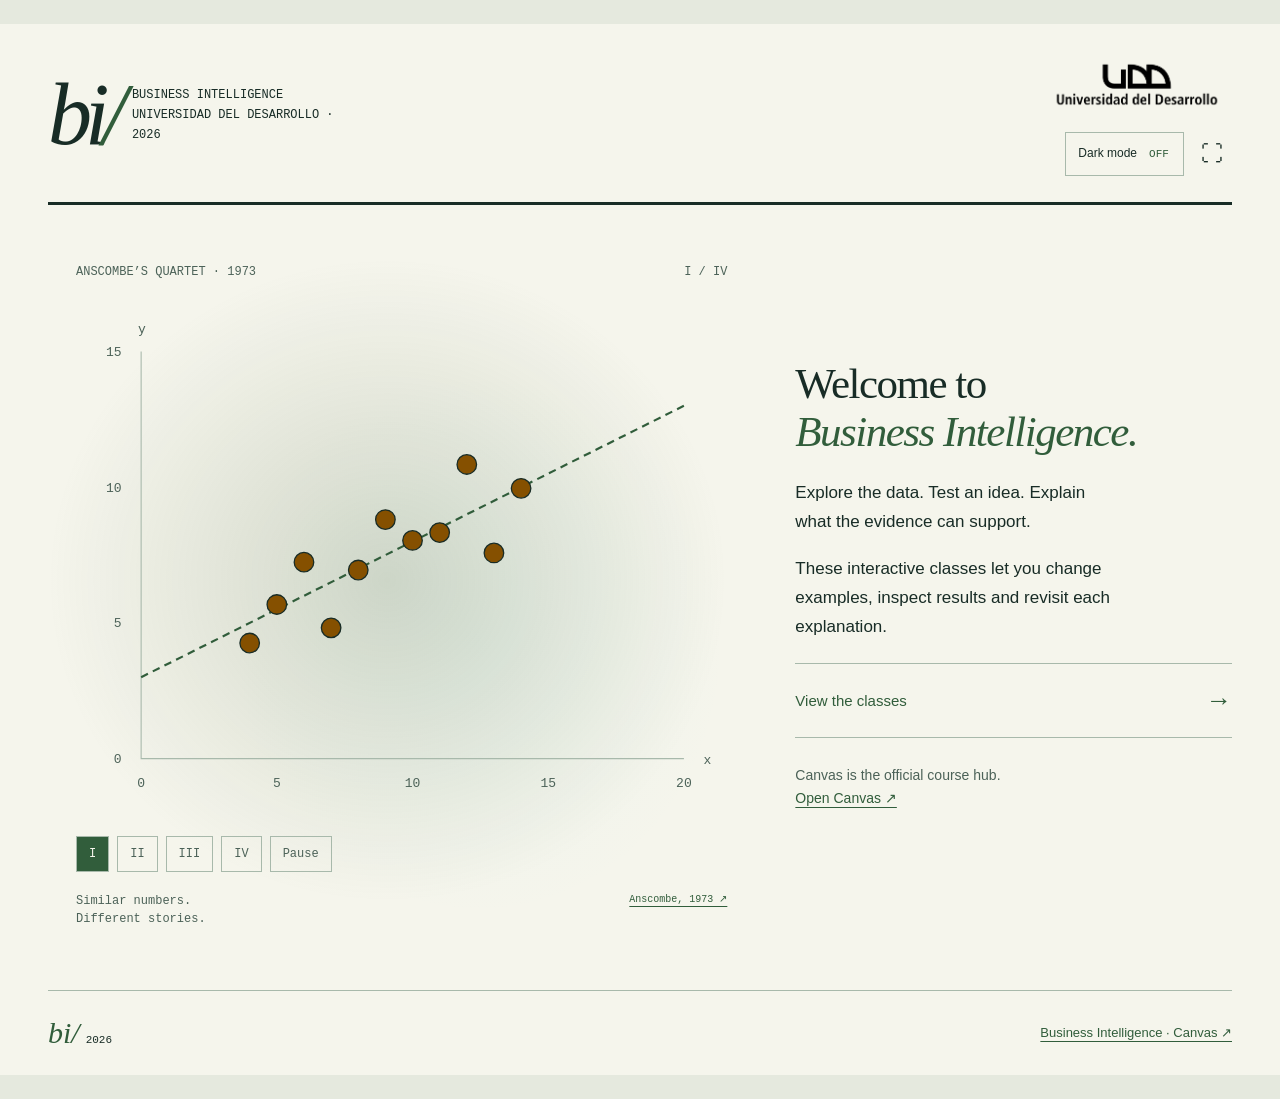
<file: index.html>
<!doctype html><html lang="en"><head><meta charset="utf-8"><meta name="viewport" content="width=device-width,initial-scale=1"><title>Business Intelligence · BI 2026</title><meta name="description" content="Interactive Business Intelligence classes. Canvas remains the official course hub."><script src="assets/theme.js"></script><link rel="stylesheet" href="assets/site.css"></head><body class="portal" data-page="home"><a class="skip-link" href="#content">Skip to content</a><div class="publication"><header class="site-masthead"><a class="site-wordmark" href="index.html" aria-label="Business Intelligence Home">bi<span>/</span></a><p class="site-course">BUSINESS INTELLIGENCE<br>UNIVERSIDAD DEL DESARROLLO · 2026</p><div class="site-institution"><span class="site-logo-pair"><img class="site-logo logo-dark" src="assets/UDD-blanco.png" alt="Universidad del Desarrollo"><img class="site-logo logo-light" src="assets/UDD-negro.png" alt="Universidad del Desarrollo"></span><div class="site-display-tools"><button type="button" class="theme-switch" role="switch" aria-checked="false" aria-label="Dark mode" data-theme-toggle hidden><span>Dark mode</span><span data-theme-state>OFF</span></button><button type="button" class="site-fullscreen" data-fullscreen-toggle aria-label="Toggle full screen">⛶</button></div></div></header><main id="content"><div class="cover-spread">
  <figure class="anscombe-cover" aria-labelledby="anscombe-caption">
    <div class="anscombe-heading"><span>ANSCOMBE’S QUARTET · 1973</span><span data-set-label>I / IV</span></div>
    <svg viewBox="0 0 600 500" role="img" aria-labelledby="quartet-title quartet-desc"><title id="quartet-title">Anscombe’s quartet</title><desc id="quartet-desc">Four constructed datasets, each with eleven points, similar summary statistics and very different patterns. Fixed axes: x 0–20; y 0–15. The dashed line is the least-squares fit for the selected dataset, approximately y = 3 + 0.5x. Switching datasets is a comparison, not a change over time.</desc><path class="axes" d="M60 65V440H560"/><text x="60" y="466" text-anchor="middle">0</text><text x="185" y="466" text-anchor="middle">5</text><text x="310" y="466" text-anchor="middle">10</text><text x="435" y="466" text-anchor="middle">15</text><text x="560" y="466" text-anchor="middle">20</text><text x="42" y="444" text-anchor="end">0</text><text x="42" y="319" text-anchor="end">5</text><text x="42" y="194" text-anchor="end">10</text><text x="42" y="69" text-anchor="end">15</text><text x="578" y="445">x</text><text x="57" y="48">y</text><g data-anscombe-set="0" ><line class="fit" x1="60" y1="364.9977272727273" x2="560" y2="114.95227272727266"/><circle class="points" cx="310" cy="239.00000000000003" r="9" data-x="10" data-y="8.04"><title>x 10; y 8.04</title></circle><circle class="points" cx="260" cy="266.25" r="9" data-x="8" data-y="6.95"><title>x 8; y 6.95</title></circle><circle class="points" cx="385" cy="250.5" r="9" data-x="13" data-y="7.58"><title>x 13; y 7.58</title></circle><circle class="points" cx="285" cy="219.75" r="9" data-x="9" data-y="8.81"><title>x 9; y 8.81</title></circle><circle class="points" cx="335" cy="231.75" r="9" data-x="11" data-y="8.33"><title>x 11; y 8.33</title></circle><circle class="points" cx="410" cy="190.99999999999997" r="9" data-x="14" data-y="9.96"><title>x 14; y 9.96</title></circle><circle class="points" cx="210" cy="259" r="9" data-x="6" data-y="7.24"><title>x 6; y 7.24</title></circle><circle class="points" cx="160" cy="333.5" r="9" data-x="4" data-y="4.26"><title>x 4; y 4.26</title></circle><circle class="points" cx="360" cy="169" r="9" data-x="12" data-y="10.84"><title>x 12; y 10.84</title></circle><circle class="points" cx="235" cy="319.5" r="9" data-x="7" data-y="4.82"><title>x 7; y 4.82</title></circle><circle class="points" cx="185" cy="298" r="9" data-x="5" data-y="5.68"><title>x 5; y 5.68</title></circle></g><g data-anscombe-set="1" hidden><line class="fit" x1="60" y1="364.97727272727275" x2="560" y2="114.97727272727275"/><circle class="points" cx="310" cy="211.5" r="9" data-x="10" data-y="9.14"><title>x 10; y 9.14</title></circle><circle class="points" cx="260" cy="236.5" r="9" data-x="8" data-y="8.14"><title>x 8; y 8.14</title></circle><circle class="points" cx="385" cy="221.5" r="9" data-x="13" data-y="8.74"><title>x 13; y 8.74</title></circle><circle class="points" cx="285" cy="220.75" r="9" data-x="9" data-y="8.77"><title>x 9; y 8.77</title></circle><circle class="points" cx="335" cy="208.5" r="9" data-x="11" data-y="9.26"><title>x 11; y 9.26</title></circle><circle class="points" cx="410" cy="237.5" r="9" data-x="14" data-y="8.1"><title>x 14; y 8.1</title></circle><circle class="points" cx="210" cy="286.75" r="9" data-x="6" data-y="6.13"><title>x 6; y 6.13</title></circle><circle class="points" cx="160" cy="362.5" r="9" data-x="4" data-y="3.1"><title>x 4; y 3.1</title></circle><circle class="points" cx="360" cy="211.74999999999997" r="9" data-x="12" data-y="9.13"><title>x 12; y 9.13</title></circle><circle class="points" cx="235" cy="258.5" r="9" data-x="7" data-y="7.26"><title>x 7; y 7.26</title></circle><circle class="points" cx="185" cy="321.5" r="9" data-x="5" data-y="4.74"><title>x 5; y 4.74</title></circle></g><g data-anscombe-set="2" hidden><line class="fit" x1="60" y1="364.9386363636363" x2="560" y2="115.07499999999999"/><circle class="points" cx="310" cy="253.5" r="9" data-x="10" data-y="7.46"><title>x 10; y 7.46</title></circle><circle class="points" cx="260" cy="270.75" r="9" data-x="8" data-y="6.77"><title>x 8; y 6.77</title></circle><circle class="points" cx="385" cy="121.5" r="9" data-x="13" data-y="12.74"><title>x 13; y 12.74</title></circle><circle class="points" cx="285" cy="262.25" r="9" data-x="9" data-y="7.11"><title>x 9; y 7.11</title></circle><circle class="points" cx="335" cy="244.75" r="9" data-x="11" data-y="7.81"><title>x 11; y 7.81</title></circle><circle class="points" cx="410" cy="219" r="9" data-x="14" data-y="8.84"><title>x 14; y 8.84</title></circle><circle class="points" cx="210" cy="288" r="9" data-x="6" data-y="6.08"><title>x 6; y 6.08</title></circle><circle class="points" cx="160" cy="305.25" r="9" data-x="4" data-y="5.39"><title>x 4; y 5.39</title></circle><circle class="points" cx="360" cy="236.25" r="9" data-x="12" data-y="8.15"><title>x 12; y 8.15</title></circle><circle class="points" cx="235" cy="279.5" r="9" data-x="7" data-y="6.42"><title>x 7; y 6.42</title></circle><circle class="points" cx="185" cy="296.75" r="9" data-x="5" data-y="5.73"><title>x 5; y 5.73</title></circle></g><g data-anscombe-set="3" hidden><line class="fit" x1="60" y1="364.9568181818182" x2="560" y2="115.00227272727278"/><circle class="points" cx="260" cy="275.5" r="9" data-x="8" data-y="6.58"><title>x 8; y 6.58</title></circle><circle class="points" cx="260" cy="296" r="9" data-x="8" data-y="5.76"><title>x 8; y 5.76</title></circle><circle class="points" cx="260" cy="247.25" r="9" data-x="8" data-y="7.71"><title>x 8; y 7.71</title></circle><circle class="points" cx="260" cy="219" r="9" data-x="8" data-y="8.84"><title>x 8; y 8.84</title></circle><circle class="points" cx="260" cy="228.24999999999997" r="9" data-x="8" data-y="8.47"><title>x 8; y 8.47</title></circle><circle class="points" cx="260" cy="264" r="9" data-x="8" data-y="7.04"><title>x 8; y 7.04</title></circle><circle class="points" cx="260" cy="308.75" r="9" data-x="8" data-y="5.25"><title>x 8; y 5.25</title></circle><circle class="points" cx="535" cy="127.5" r="9" data-x="19" data-y="12.5"><title>x 19; y 12.5</title></circle><circle class="points" cx="260" cy="301" r="9" data-x="8" data-y="5.56"><title>x 8; y 5.56</title></circle><circle class="points" cx="260" cy="242.25" r="9" data-x="8" data-y="7.91"><title>x 8; y 7.91</title></circle><circle class="points" cx="260" cy="267.75" r="9" data-x="8" data-y="6.89"><title>x 8; y 6.89</title></circle></g></svg>
    <div class="home-figure-controls" role="group" aria-label="Anscombe dataset"><button data-set="0" aria-pressed="true">I</button><button data-set="1" aria-pressed="false">II</button><button data-set="2" aria-pressed="false">III</button><button data-set="3" aria-pressed="false">IV</button><button data-animate>Play</button></div>
    <figcaption id="anscombe-caption"><span>Similar numbers.<br>Different stories.</span><a href="https://stat.ethz.ch/R-manual/R-devel/library/datasets/html/anscombe.html" target="_blank" rel="noopener">Anscombe, 1973 ↗</a></figcaption>
  </figure>
  <div class="cover-story">
    <h1>Welcome to<br><em>Business Intelligence.</em></h1>
    <p>Explore the data. Test an idea. Explain what the evidence can support.</p>
    <p>These interactive classes let you change examples, inspect results and revisit each explanation.</p>
    <a class="index-action" href="clases.html"><span>View the classes</span><span aria-hidden="true">→</span></a>
    <p class="canvas-note">Canvas is the official course hub.<br><a href="https://udd.instructure.com/courses/77752/modules">Open Canvas ↗</a></p>
  </div>
</div>
</main><footer class="site-footer"><span><span class="footer-mark">bi/</span><small>2026</small></span><a href="https://udd.instructure.com/courses/77752/modules">Business Intelligence · Canvas ↗</a></footer></div><script src="assets/home.js"></script></body></html>
</file>
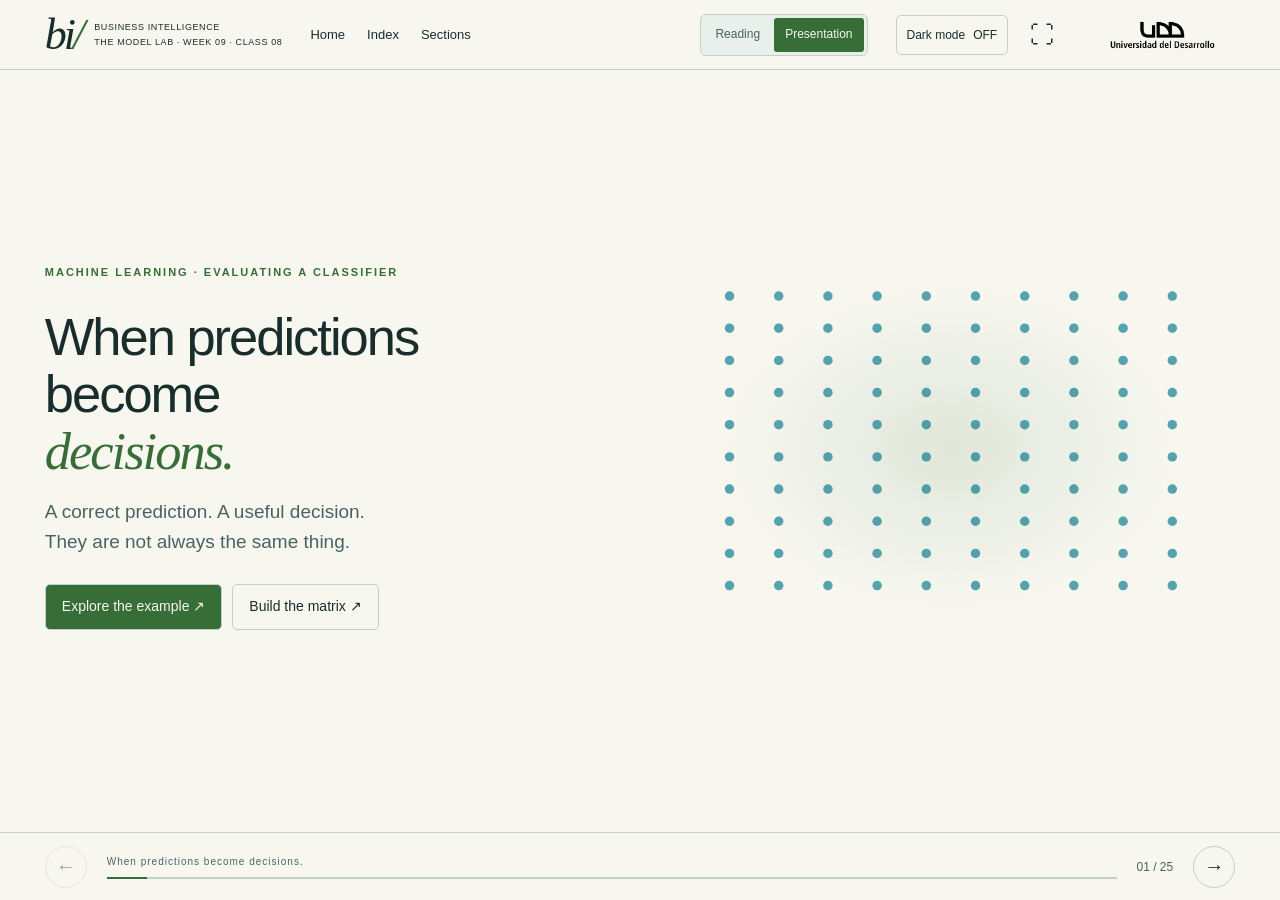
<file: classes/beyond-accuracy/index.html>
<!doctype html>
<html lang="en">
<head><meta charset="utf-8"><meta name="viewport" content="width=device-width,initial-scale=1"><meta name="theme-color" content="#101717"><title>When predictions become decisions · The Model Lab</title><meta name="description" content="Confusion matrices, metrics, thresholds, ROC, precision recall and calibration."><script src="../../assets/theme.js"></script><link rel="stylesheet" href="styles.css"><link rel="stylesheet" href="../../assets/lesson-chrome.css"></head>
<body class="unified-lesson classification-lesson reading-lesson" data-mode="present"><div class="publication">
<a class="skip" href="#content">Skip to lesson</a>
<header class="lesson-topbar"><a class="lesson-brand" href="../../index.html" aria-label="Business Intelligence Home"><span class="lesson-wordmark">bi<span>/</span></span><span class="lesson-course">BUSINESS INTELLIGENCE<br>THE MODEL LAB · WEEK 09 · CLASS 08</span></a><nav class="lesson-links" aria-label="Class navigation"><a href="../../index.html">Home</a><a href="../../clases.html">Index</a><button id="menu" aria-haspopup="dialog">Sections</button></nav><div class="lesson-mode-switch" role="group" aria-label="View mode"><button type="button" data-mode-button="explore" aria-pressed="false">Reading</button><button type="button" data-mode-button="present" aria-pressed="true">Presentation</button></div><div class="lesson-tools"><button class="theme-switch" type="button" role="switch" aria-checked="false" aria-label="Dark mode" data-theme-toggle hidden><span>Dark mode</span><span data-theme-state>OFF</span></button><button id="full" class="lesson-fullscreen" aria-label="Toggle full screen">⛶</button></div><div class="site-institution"><span class="site-logo-pair"><img class="site-logo logo-dark" src="../../assets/UDD-blanco.png" alt="Universidad del Desarrollo"><img class="site-logo logo-light" src="../../assets/UDD-negro.png" alt="Universidad del Desarrollo"></span></div></header>
<main id="content" tabindex="-1"></main>
<footer id="presentation-nav" hidden><button id="prev" aria-label="Previous scene">←</button><div class="progress-area"><span id="chapter"></span><div class="track"><div id="progress"></div></div></div><span id="counter" aria-live="polite"></span><button id="next" aria-label="Next scene">→</button></footer>
</div><dialog id="overview" aria-labelledby="menu-title"><div class="lesson-menu-tools"><a href="https://udd.instructure.com/courses/77752/modules">Canvas ↗</a></div><div class="dialog-head"><h2 id="menu-title">Follow the story.<br><em>Keep the reference.</em></h2><button id="close-menu">Close ×</button></div><label for="scene-search">Find a concept</label><input id="scene-search" type="search" placeholder="Try: precision, ROC, calibration"><div id="scene-list"></div></dialog>
<noscript>Enable JavaScript to use the interactive lesson. The lesson uses local files and works without an internet connection.</noscript>
<script src="math.js"></script><script src="data.js"></script><script src="app.js"></script>
</body></html>
</file>
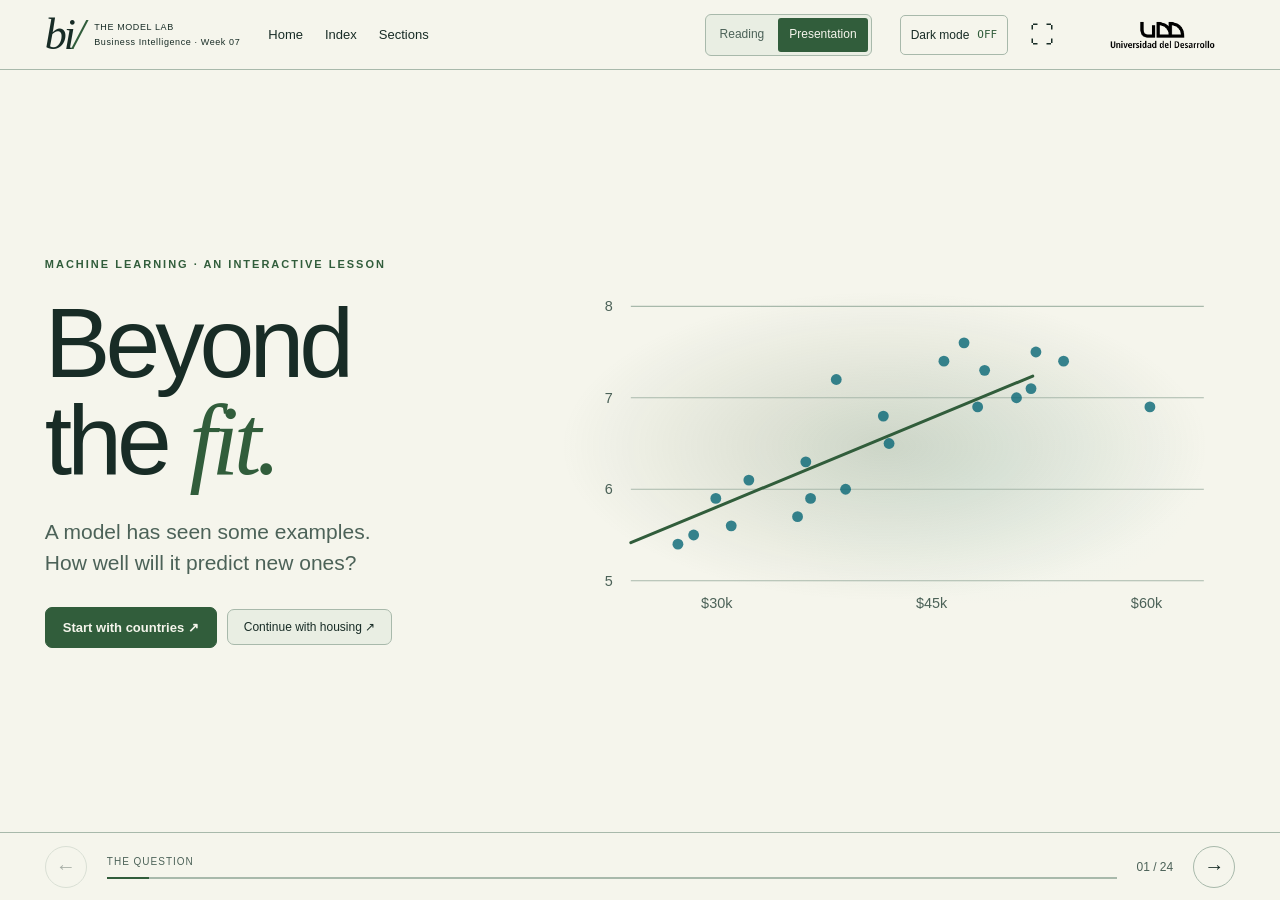
<file: classes/beyond-the-fit/index.html>
<!doctype html>
<html lang="en">
<head>
  <meta charset="utf-8">
  <meta name="viewport" content="width=device-width, initial-scale=1">
  <meta name="theme-color" content="#101717">
  <meta name="description" content="An interactive lesson on data preparation and model evaluation. The separate own-data workshop uses Miro and project notebooks. Uses Géron’s first two notebooks and works offline.">
  <title>Beyond the Fit · An interactive ML lesson</title>
  <script src="../../assets/theme.js"></script><link rel="stylesheet" href="styles.css"><link rel="stylesheet" href="../../assets/legacy.css">
<link rel="stylesheet" href="../../assets/lesson-chrome.css"></head>
<body class="unified-lesson evaluation-lesson" data-mode="present">
  <a class="skip" href="#content">Skip to lesson</a>
  <header class="lesson-topbar"><a class="lesson-brand" href="../../index.html" aria-label="Business Intelligence Home"><span class="lesson-wordmark">bi<span>/</span></span><span class="lesson-course">THE MODEL LAB<br>Business Intelligence · Week 07</span></a><nav class="lesson-links" aria-label="Class navigation"><a href="../../index.html">Home</a><a href="../../clases.html">Index</a><button id="menu" aria-haspopup="dialog">Sections</button></nav><div class="lesson-mode-switch" role="group" aria-label="View mode"><button type="button" data-mode-button="explore" aria-pressed="false">Reading</button><button type="button" data-mode-button="present" aria-pressed="true">Presentation</button></div><div class="lesson-tools"><button class="theme-switch" type="button" role="switch" aria-checked="false" aria-label="Dark mode" data-theme-toggle hidden><span>Dark mode</span><span data-theme-state>OFF</span></button><button id="fullscreen" class="lesson-fullscreen" aria-label="Toggle full screen">⛶</button></div><div class="site-institution"><span class="site-logo-pair"><img class="site-logo logo-dark" src="../../assets/UDD-blanco.png" alt="Universidad del Desarrollo"><img class="site-logo logo-light" src="../../assets/UDD-negro.png" alt="Universidad del Desarrollo"></span></div></header>
  <main id="content" tabindex="-1"></main>
  <footer class="navigation">
    <button id="previous" class="nav-button" aria-label="Previous slide">←</button>
    <div class="progress-area"><span id="chapter"></span><div class="progress-track"><div id="progress"></div></div></div>
    <span id="counter" aria-live="polite"></span>
    <button id="next" class="nav-button" aria-label="Next slide">→</button>
  </footer>
  <dialog id="overview"><div class="dialog-top"><span class="eyebrow">Choose a scene</span><button class="quiet" id="close-menu">Close ×</button></div><h2>Follow the story.<br><em>Or follow your curiosity.</em></h2><div id="scene-list"></div><p class="muted">Use ← / → to navigate. F opens full screen. Changes stay in this tab only. No accounts. No data collection.</p></dialog>
  <noscript>This lesson needs JavaScript. Enable it and open index.html in a current browser. No internet connection is needed.</noscript>
  <script src="data.js"></script>
  <script src="math.js"></script>
  <script src="app.js"></script>
</body>
</html>
</file>
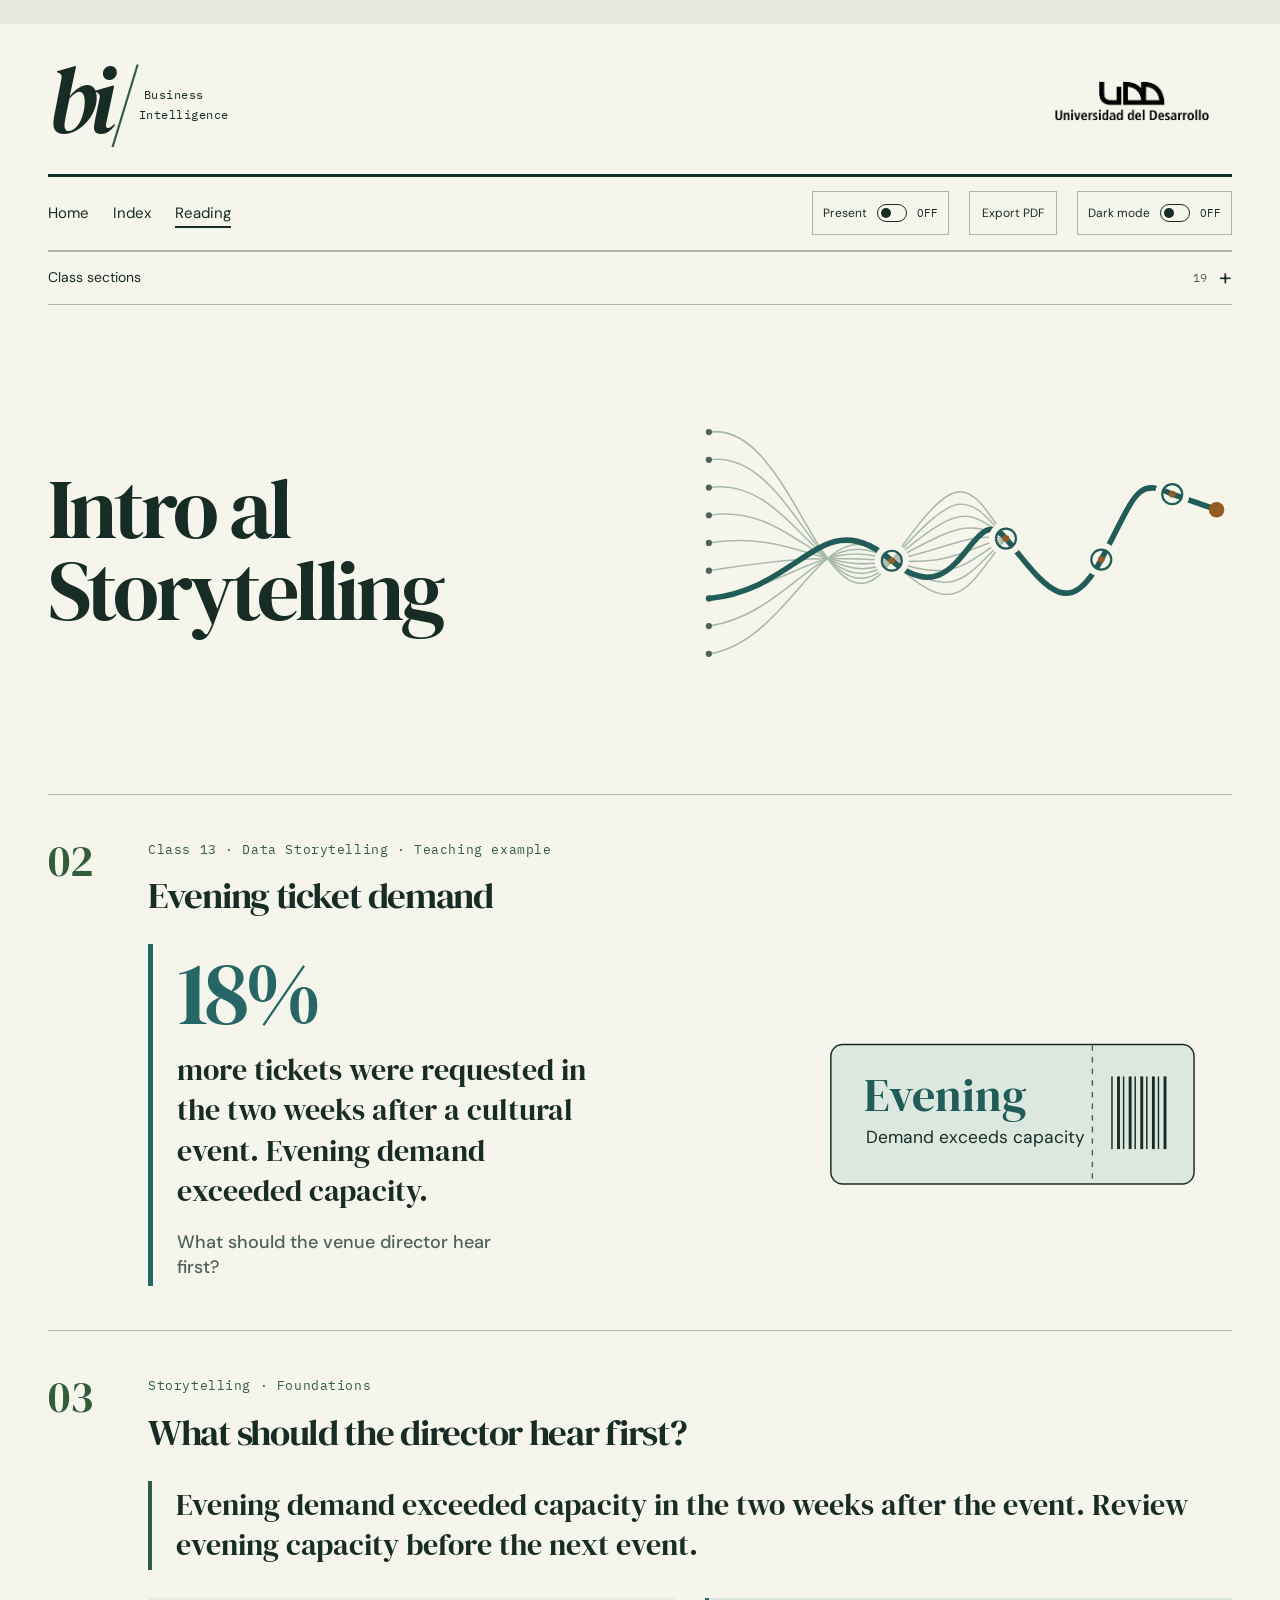
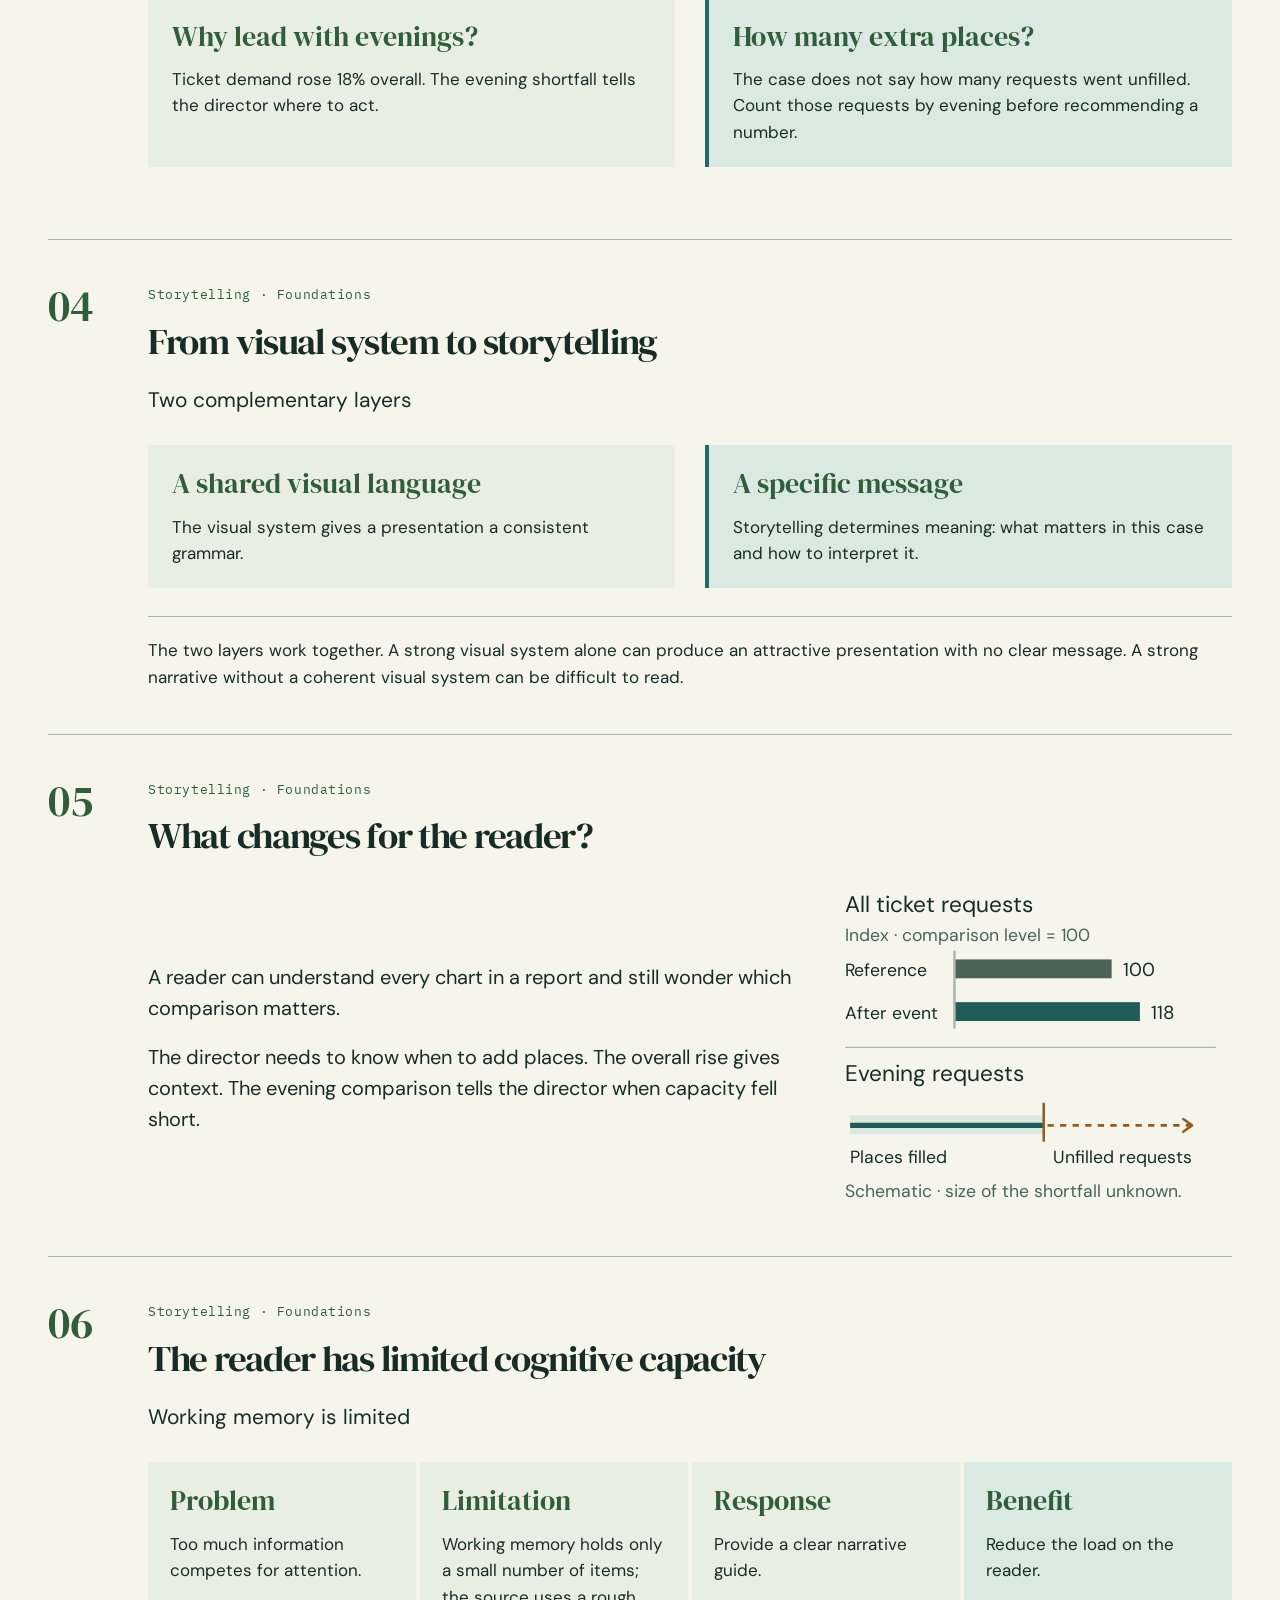
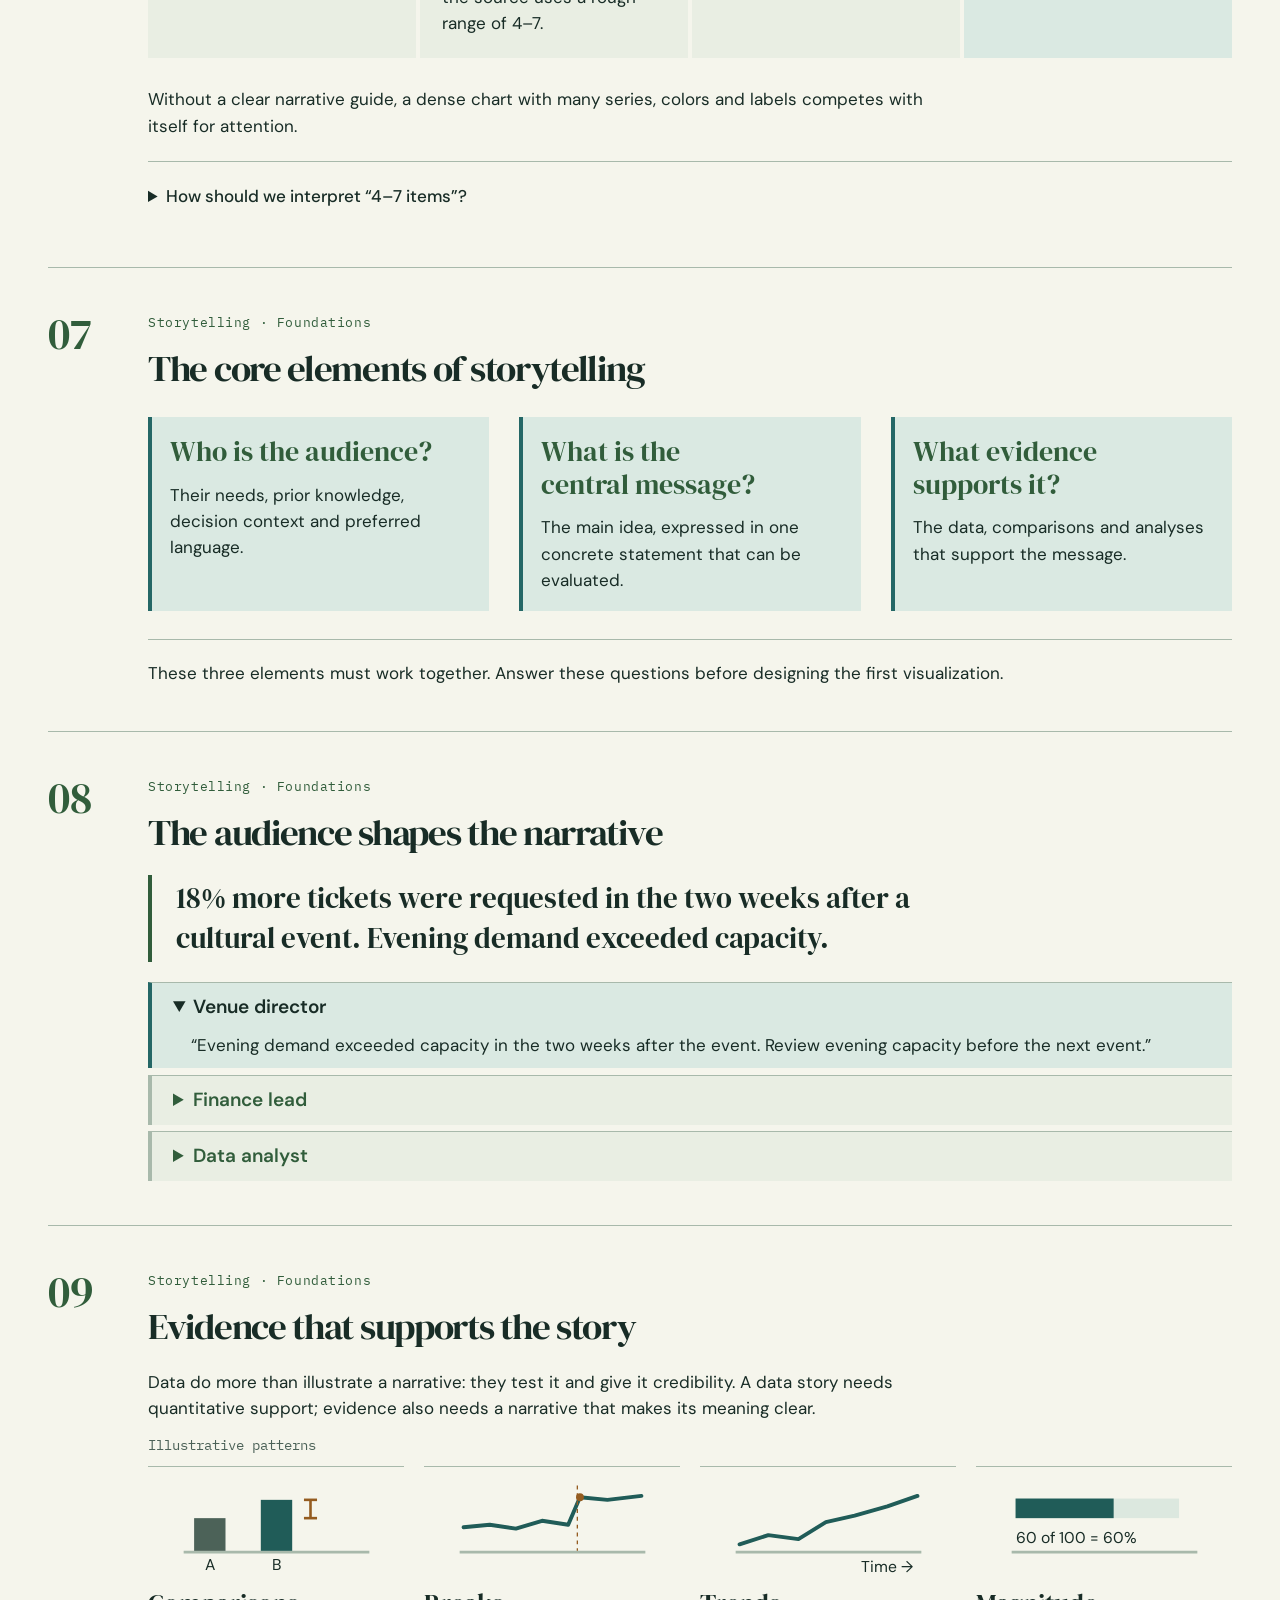
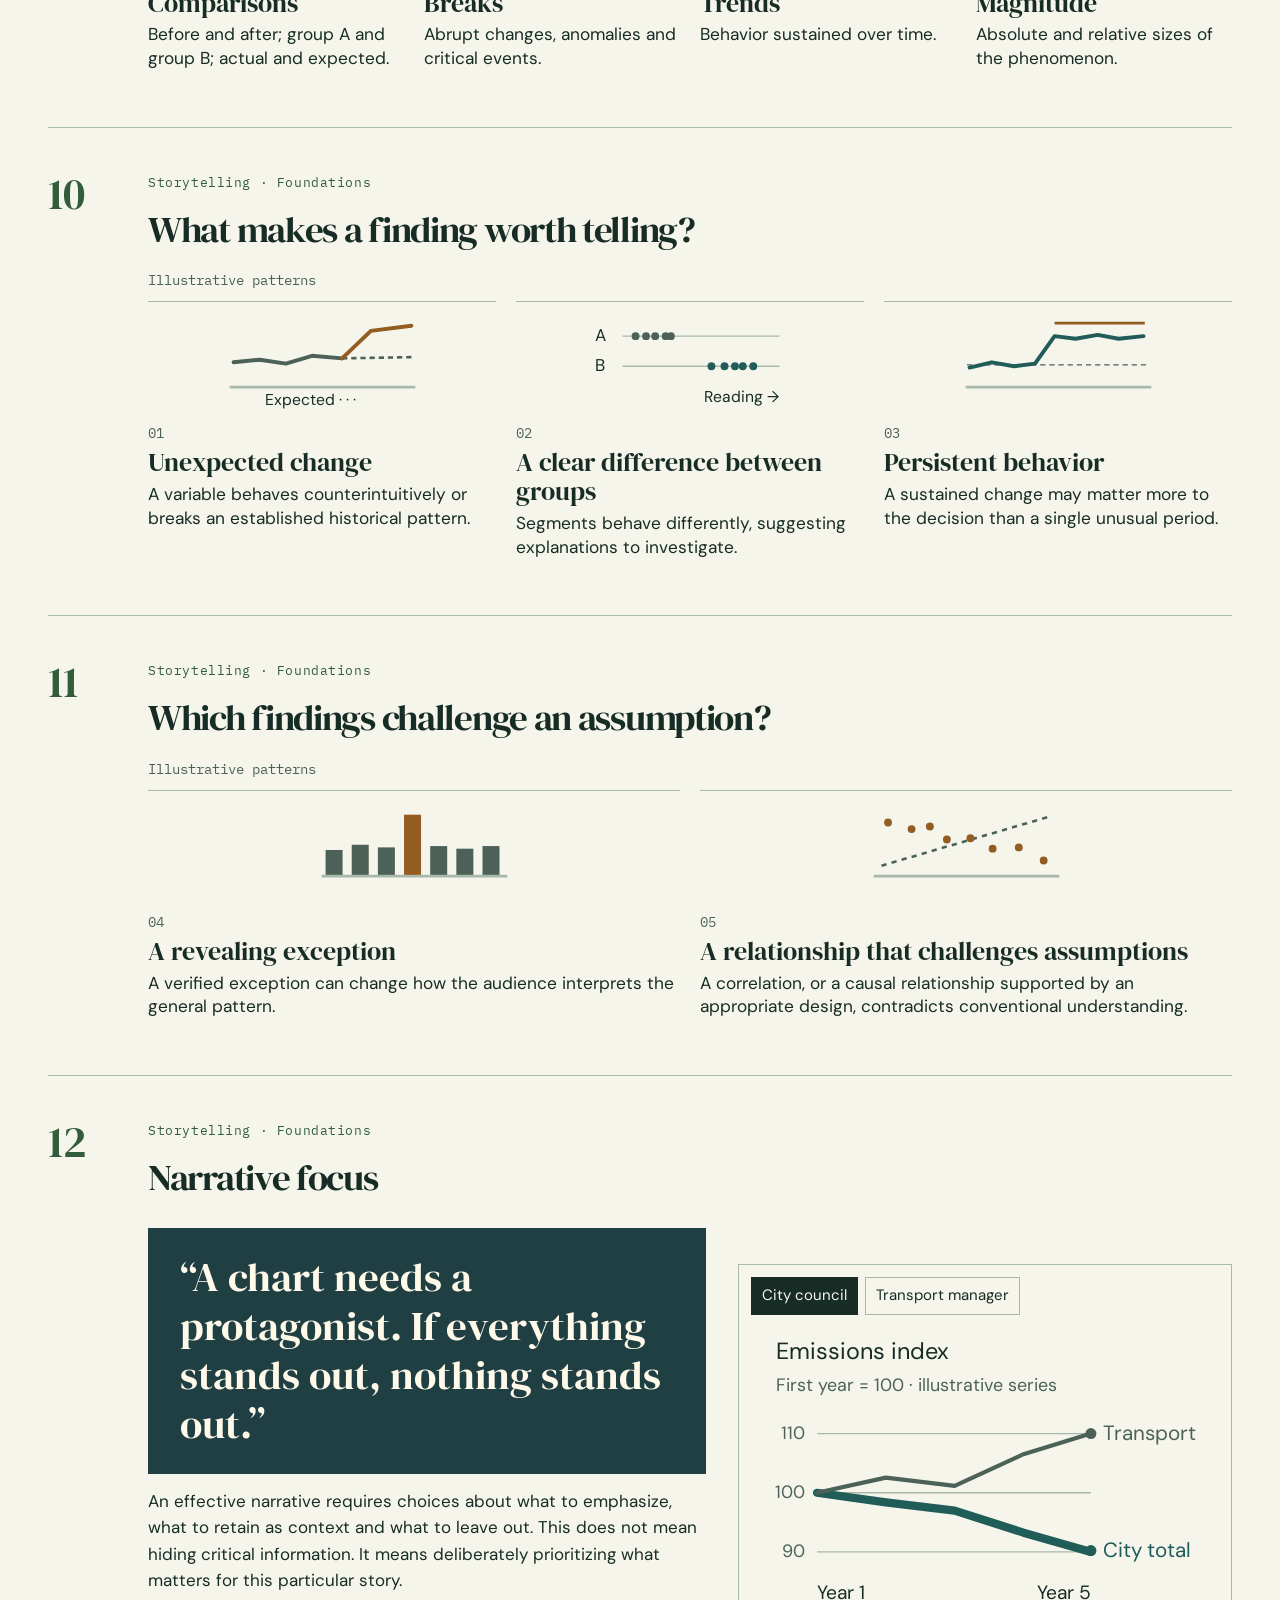
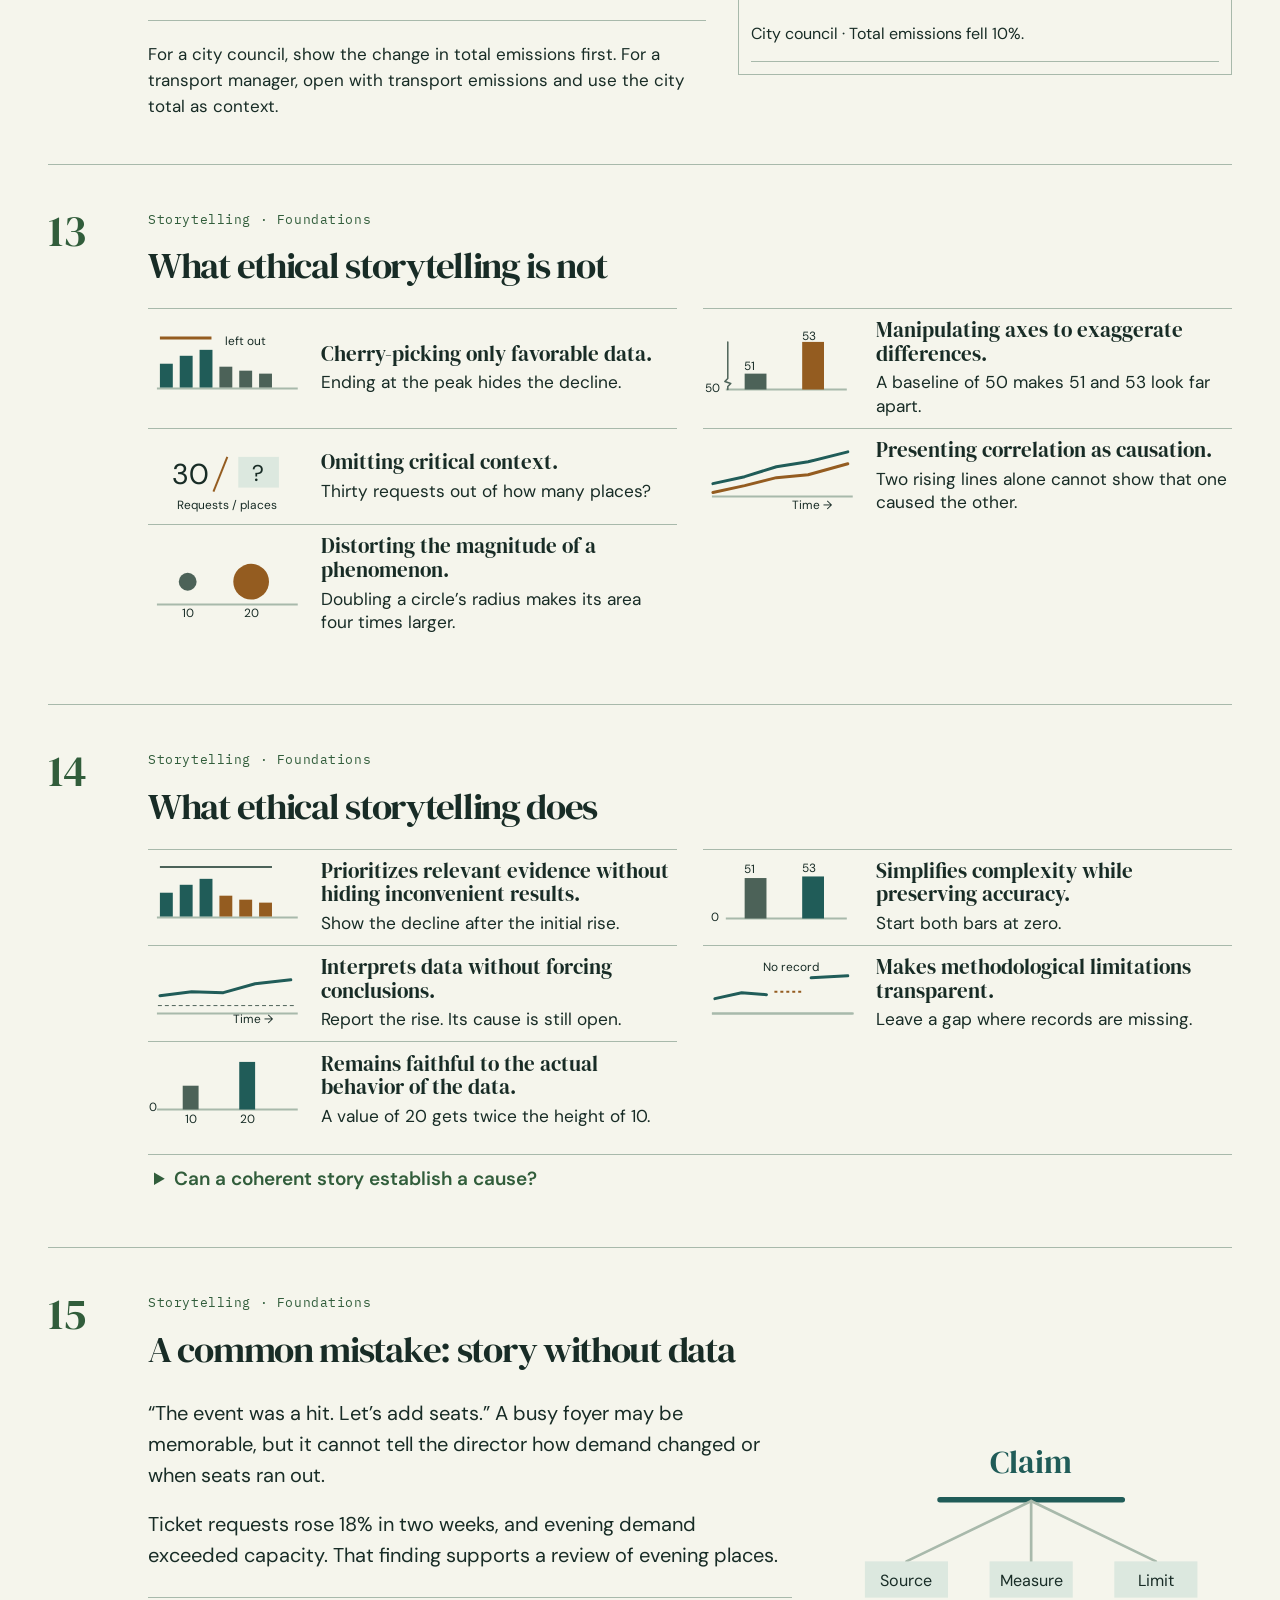
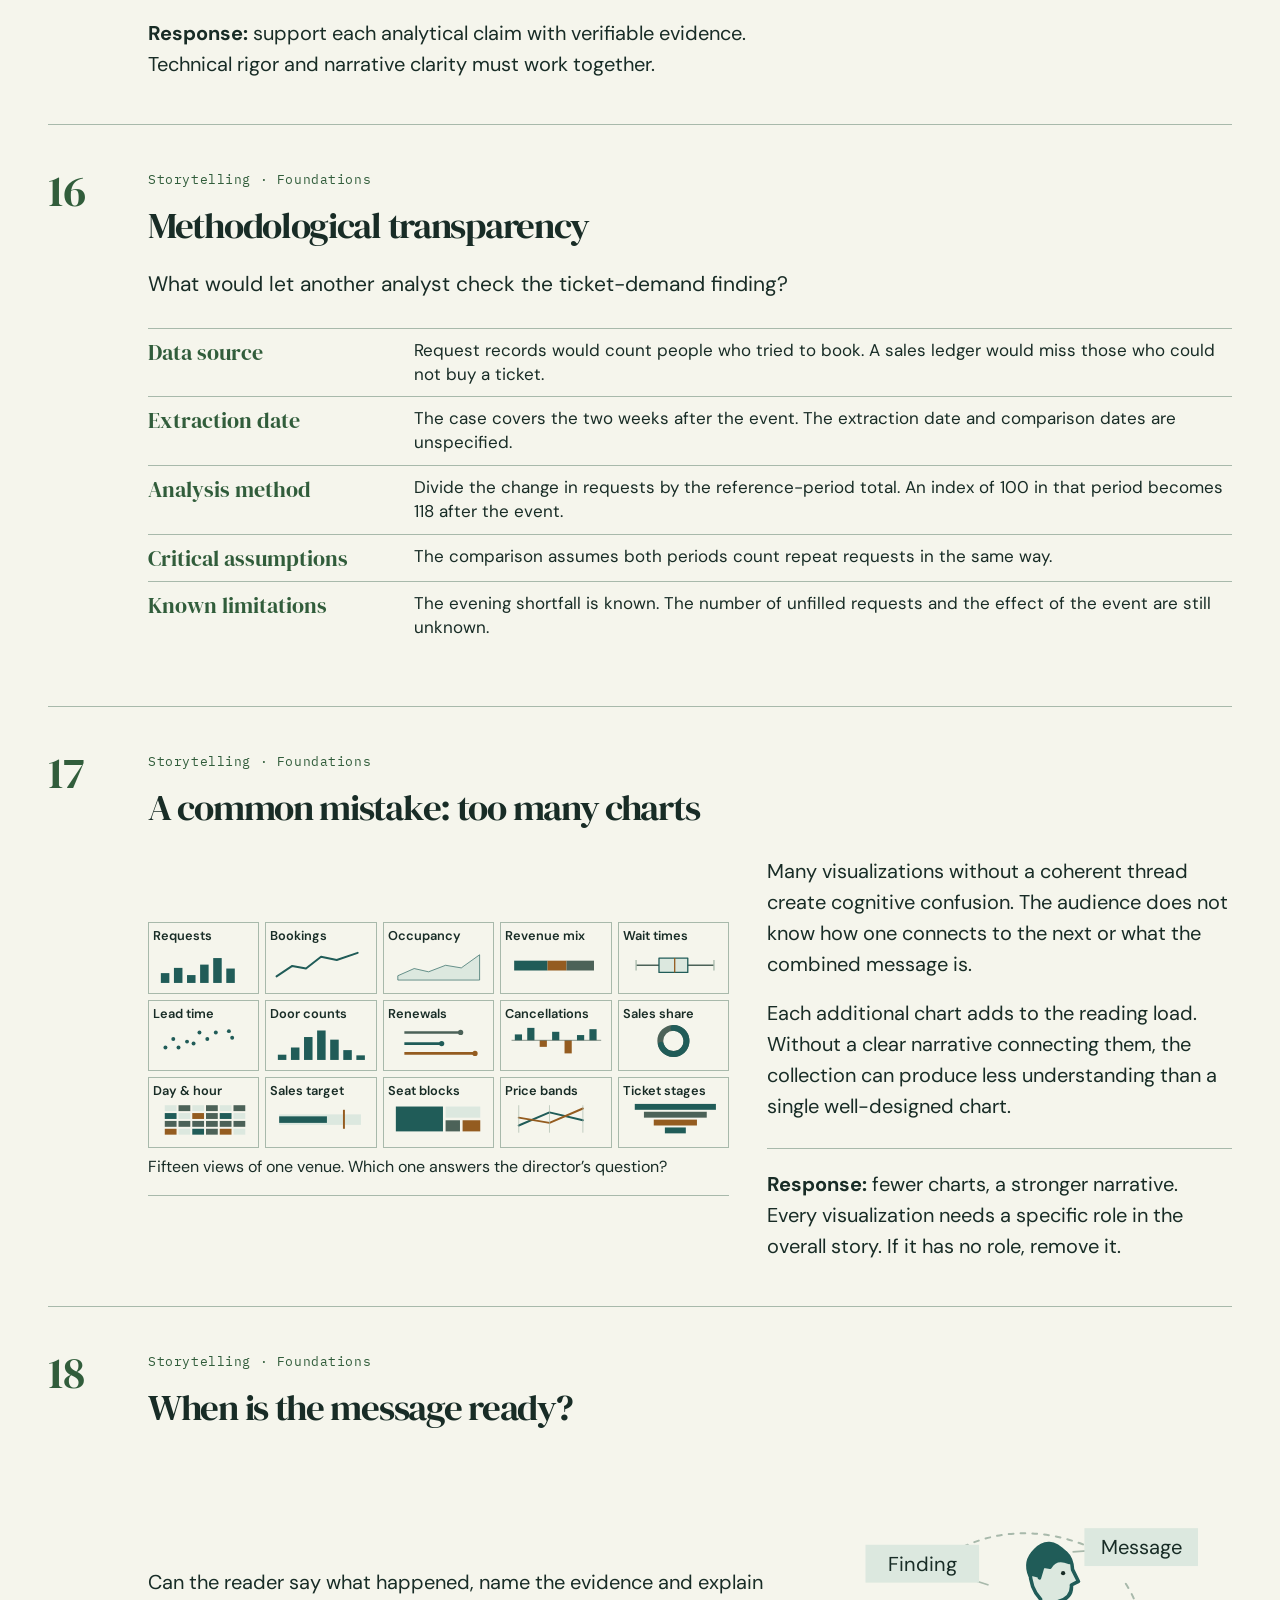
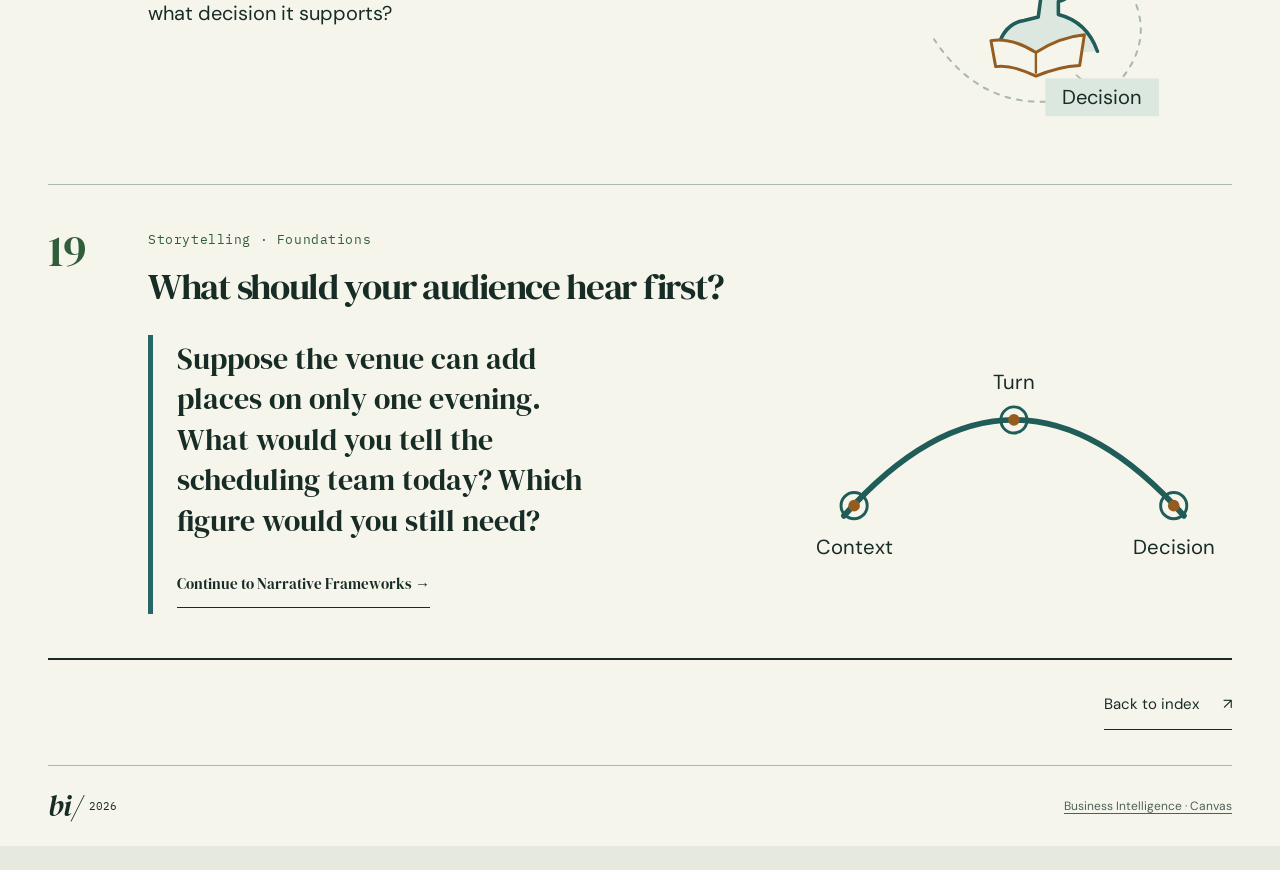
<file: classes/data-storytelling/index.html>
<!doctype html>
<html lang="en">
<head>
  <meta charset="utf-8">
  <meta name="viewport" content="width=device-width, initial-scale=1">
  <meta name="description" content="How to turn a finding into a message a reader can act on.">
  <title>Intro al Storytelling · BI 2026</title>
  <script src="../../assets/theme.js"></script>
  <link rel="preconnect" href="https://fonts.googleapis.com">
  <link rel="preconnect" href="https://fonts.gstatic.com" crossorigin>
  <link href="https://fonts.googleapis.com/css2?family=DM+Sans:wght@400;500;600;700&family=DM+Serif+Display:ital@0;1&family=IBM+Plex+Mono:wght@400;500&display=swap" rel="stylesheet">
  <link rel="stylesheet" href="../../assets/viz/pliego.css?v=131">
  <link rel="stylesheet" href="../../assets/viz/codificacion.css?v=20261103">
  <link rel="stylesheet" href="../../assets/viz/storytelling/styles.css">
  <script src="../../assets/viz/storytelling/app.js" defer></script>
  <script src="../../assets/viz/storytelling/print.js" defer></script>
  <script src="../../assets/viz/sitio.js?v=133" defer></script>
</head>
<body data-page="lesson">
  <a class="skip-link" href="#contenido">Skip to content</a>
  <div class="publication">
    <header class="masthead">
      <a class="wordmark" href="../../index.html" aria-label="Business Intelligence Home">bi<span>/</span></a>
      <p class="course-name"><span>Business</span> <span>Intelligence</span></p>
      <div class="institution-mark" role="img" aria-label="Universidad del Desarrollo"><img class="institution-dark" src="../../assets/UDD-blanco.png" alt="" width="3018" height="1061"><img class="institution-light" src="../../assets/UDD-negro.png" alt="" width="3018" height="1061"></div>
    </header>
    <div class="navigation-row" data-site-controls>
      <nav aria-label="Course navigation" class="page-nav"><a href="../../index.html">Home</a><a href="../../clases.html">Index</a><span aria-current="page">Reading</span></nav><button class="theme-switch presentation-switch" type="button" role="switch" aria-checked="false" aria-label="Present" data-present-toggle hidden><span>Present</span><span class="theme-track" aria-hidden="true"></span><span class="theme-state" data-present-state aria-hidden="true">OFF</span></button><button type="button" class="pdf-export" data-export-pdf hidden title="Opens printing; choose Save as PDF">Export PDF</button>
      <button class="theme-switch" type="button" role="switch" aria-checked="false" aria-label="Dark mode" data-theme-toggle hidden>
        <span>Dark mode</span><span class="theme-track" aria-hidden="true"></span><span class="theme-state" data-theme-state aria-hidden="true">OFF</span>
      </button>
    </div>
    <main id="contenido"><article class="lesson" data-class="data-storytelling">

      <details class="lesson-toc"><summary>Class sections<span class="toc-count">19</span></summary><nav aria-label="Class sections"><a href="#portada"><span class="toc-number" aria-hidden="true">01</span>Intro al Storytelling</a><a href="#ticket-demand"><span class="toc-number" aria-hidden="true">02</span>Evening ticket demand</a><a href="#s-07"><span class="toc-number" aria-hidden="true">03</span>What should the director hear first?</a><a href="#s-04"><span class="toc-number" aria-hidden="true">04</span>From visual system to storytelling</a><a href="#s-05"><span class="toc-number" aria-hidden="true">05</span>What changes for the reader?</a><a href="#s-08"><span class="toc-number" aria-hidden="true">06</span>The reader has limited cognitive capacity</a><a href="#s-11"><span class="toc-number" aria-hidden="true">07</span>The core elements of storytelling</a><a href="#s-12"><span class="toc-number" aria-hidden="true">08</span>The audience shapes the narrative</a><a href="#s-14"><span class="toc-number" aria-hidden="true">09</span>Evidence that supports the story</a><a href="#s-20-1"><span class="toc-number" aria-hidden="true">10</span>What makes a finding worth telling?</a><a href="#s-20-exceptions"><span class="toc-number" aria-hidden="true">11</span>Which findings challenge an assumption?</a><a href="#s-25"><span class="toc-number" aria-hidden="true">12</span>Narrative focus</a><a href="#s-34"><span class="toc-number" aria-hidden="true">13</span>What ethical storytelling is not</a><a href="#s-34-practice"><span class="toc-number" aria-hidden="true">14</span>What ethical storytelling does</a><a href="#s-38"><span class="toc-number" aria-hidden="true">15</span>A common mistake: story without data</a><a href="#s-35"><span class="toc-number" aria-hidden="true">16</span>Methodological transparency</a><a href="#s-37"><span class="toc-number" aria-hidden="true">17</span>A common mistake: too many charts</a><a href="#s-40"><span class="toc-number" aria-hidden="true">18</span>When is the message ready?</a><a href="#f-01"><span class="toc-number" aria-hidden="true">19</span>What should your audience hear first?</a></nav></details><div class="lesson-content"><section class="lesson-section lesson-cover encoding-cover story-section story-title" id="portada" data-scene data-title="Intro al Storytelling"><div class="section-body"><div class="encoding-cover-layout"><h1 lang="es">Intro al Storytelling</h1><figure class="encoding-cover-art">
<svg class="story-art" xmlns="http://www.w3.org/2000/svg" viewBox="0 0 480 288" role="img" aria-label="Several threads converge into a single narrative path.">
<path d="M8 38 C86 26 113 240 173 154 S241 81 276 134" stroke="var(--rule)" stroke-width="1.4" fill="none" stroke-linecap="round" stroke-linejoin="round" />
<circle cx="8.00" cy="38.00" r="2.8" fill="var(--muted)"/>
<path d="M8 63 C86 51 113 222 173 154 S241 93 276 134" stroke="var(--rule)" stroke-width="1.4" fill="none" stroke-linecap="round" stroke-linejoin="round" />
<circle cx="8.00" cy="63.00" r="2.8" fill="var(--muted)"/>
<path d="M8 88 C86 76 113 204 173 154 S241 105 276 134" stroke="var(--rule)" stroke-width="1.4" fill="none" stroke-linecap="round" stroke-linejoin="round" />
<circle cx="8.00" cy="88.00" r="2.8" fill="var(--muted)"/>
<path d="M8 113 C86 101 113 186 173 154 S241 117 276 134" stroke="var(--rule)" stroke-width="1.4" fill="none" stroke-linecap="round" stroke-linejoin="round" />
<circle cx="8.00" cy="113.00" r="2.8" fill="var(--muted)"/>
<path d="M8 138 C86 126 113 168 173 154 S241 129 276 134" stroke="var(--rule)" stroke-width="1.4" fill="none" stroke-linecap="round" stroke-linejoin="round" />
<circle cx="8.00" cy="138.00" r="2.8" fill="var(--muted)"/>
<path d="M8 163 C86 151 113 150 173 154 S241 141 276 134" stroke="var(--rule)" stroke-width="1.4" fill="none" stroke-linecap="round" stroke-linejoin="round" />
<circle cx="8.00" cy="163.00" r="2.8" fill="var(--muted)"/>
<path d="M8 188 C86 176 113 132 173 154 S241 153 276 134" stroke="var(--rule)" stroke-width="1.4" fill="none" stroke-linecap="round" stroke-linejoin="round" />
<circle cx="8.00" cy="188.00" r="2.8" fill="var(--muted)"/>
<path d="M8 213 C86 201 113 114 173 154 S241 165 276 134" stroke="var(--rule)" stroke-width="1.4" fill="none" stroke-linecap="round" stroke-linejoin="round" />
<circle cx="8.00" cy="213.00" r="2.8" fill="var(--muted)"/>
<path d="M8 238 C86 226 113 96 173 154 S241 177 276 134" stroke="var(--rule)" stroke-width="1.4" fill="none" stroke-linecap="round" stroke-linejoin="round" />
<circle cx="8.00" cy="238.00" r="2.8" fill="var(--muted)"/>
<path d="M8 188 C92 180 110 100 173 154 S245 95 276 134 C310 175 331 211 362 153 S393 78 426 94 L466 108" stroke="var(--art-focus)" stroke-width="5" fill="none" stroke-linecap="round" stroke-linejoin="round" class="narrative-thread"/>
<circle cx="173" cy="154" r="12" fill="none" stroke="var(--paper)" stroke-width="7"/>
<circle cx="173" cy="154" r="9" fill="none" stroke="var(--art-focus)" stroke-width="2"/>
<circle cx="173.00" cy="154.00" r="3" fill="var(--art-gold)"/>
<circle cx="276" cy="134" r="12" fill="none" stroke="var(--paper)" stroke-width="7"/>
<circle cx="276" cy="134" r="9" fill="none" stroke="var(--art-focus)" stroke-width="2"/>
<circle cx="276.00" cy="134.00" r="3" fill="var(--art-gold)"/>
<circle cx="362" cy="153" r="12" fill="none" stroke="var(--paper)" stroke-width="7"/>
<circle cx="362" cy="153" r="9" fill="none" stroke="var(--art-focus)" stroke-width="2"/>
<circle cx="362.00" cy="153.00" r="3" fill="var(--art-gold)"/>
<circle cx="426" cy="94" r="12" fill="none" stroke="var(--paper)" stroke-width="7"/>
<circle cx="426" cy="94" r="9" fill="none" stroke="var(--art-focus)" stroke-width="2"/>
<circle cx="426.00" cy="94.00" r="3" fill="var(--art-gold)"/>
<circle cx="466.00" cy="108.00" r="7" fill="var(--art-gold)"/>
</svg>
</figure></div></div></section>
<section class="lesson-section visual-section encoding-section story-section story-cover" id="ticket-demand" data-scene data-title="Evening ticket demand" data-source="05-storytelling" data-example-source="05-storytelling:13" data-source-page="13"><div class="section-no"><span>02</span></div><div class="section-body"><span class="eyebrow encoding-family">Class 13 · Data Storytelling · Teaching example</span><h2>Evening ticket demand</h2><div class="story-spread"><div class="story-copy"><p><strong class="opening-number">18%</strong> more tickets were requested in the two weeks after a cultural event. Evening demand exceeded capacity.</p><p class="opening-question">What should the venue director hear first?</p></div><figure class="story-figure">
<svg class="story-art" xmlns="http://www.w3.org/2000/svg" viewBox="0 0 300 162" role="img" aria-label="A ticket stub highlights the time when demand exceeded capacity.">
<rect x="24" y="32" width="250" height="96" rx="8" fill="var(--art-tint)" stroke="var(--ink)"/>
<path d="M204 33v94" stroke="var(--muted)" stroke-width="1" fill="none" stroke-linecap="round" stroke-linejoin="round" stroke-dasharray="3 5"/>
<text x="47" y="78" text-anchor="start" fill="var(--art-focus)" font-size="32" font-family="var(--serif)">Evening</text>
<text x="48" y="100" text-anchor="start" fill="var(--ink)" font-size="12" font-family="var(--sans)">Demand exceeds capacity</text>
<rect x="217" y="54" width="1" height="50" rx="0" fill="var(--ink)" stroke="none"/>
<rect x="221" y="54" width="2" height="50" rx="0" fill="var(--ink)" stroke="none"/>
<rect x="225" y="54" width="1" height="50" rx="0" fill="var(--ink)" stroke="none"/>
<rect x="229" y="54" width="2" height="50" rx="0" fill="var(--ink)" stroke="none"/>
<rect x="233" y="54" width="1" height="50" rx="0" fill="var(--ink)" stroke="none"/>
<rect x="237" y="54" width="2" height="50" rx="0" fill="var(--ink)" stroke="none"/>
<rect x="241" y="54" width="1" height="50" rx="0" fill="var(--ink)" stroke="none"/>
<rect x="245" y="54" width="2" height="50" rx="0" fill="var(--ink)" stroke="none"/>
<rect x="249" y="54" width="1" height="50" rx="0" fill="var(--ink)" stroke="none"/>
<rect x="253" y="54" width="2" height="50" rx="0" fill="var(--ink)" stroke="none"/>
</svg>
</figure></div></div></section>
<section class="lesson-section visual-section encoding-section story-section story-" id="s-07" data-layout="contrast" data-scene data-title="What should the director hear first?" data-source="05-storytelling" data-example-source="05-storytelling:13" data-source-page="7"><div class="section-no"><span>03</span></div><div class="section-body"><span class="eyebrow encoding-family">Storytelling · Foundations</span><h2>What should the director hear first?</h2><blockquote>Evening demand exceeded capacity in the two weeks after the event. Review evening capacity before the next event.</blockquote><div class="story-grid cols-2"><section class="story-card"><h3>Why lead with evenings?</h3><p>Ticket demand rose 18% overall. The evening shortfall tells the director where to act.</p></section><section class="story-card"><h3>How many extra places?</h3><p>The case does not say how many requests went unfilled. Count those requests by evening before recommending a number.</p></section></div></div></section>
<section class="lesson-section visual-section encoding-section story-section story-bridge" id="s-04" data-layout="contrast" data-scene data-title="From visual system to storytelling" data-source="05-storytelling" data-source-page="4"><div class="section-no"><span>04</span></div><div class="section-body"><span class="eyebrow encoding-family">Storytelling · Foundations</span><h2>From visual system to storytelling</h2><p class="lead">Two complementary layers</p><div class="story-grid cols-2"><section class="story-card"><h3>A shared visual language</h3><p>The visual system gives a presentation a consistent grammar.</p></section><section class="story-card"><h3>A specific message</h3><p>Storytelling determines meaning: what matters in this case and how to interpret it.</p></section></div><p class="story-note">The two layers work together. A strong visual system alone can produce an attractive presentation with no clear message. A strong narrative without a coherent visual system can be difficult to read.</p></div></section>
<section class="lesson-section visual-section encoding-section story-section story-" id="s-05" data-layout="compass" data-scene data-title="What changes for the reader?" data-source="05-storytelling" data-source-page="5"><div class="section-no"><span>05</span></div><div class="section-body"><span class="eyebrow encoding-family">Storytelling · Foundations</span><h2>What changes for the reader?</h2><div class="story-spread"><div class="story-copy"><p>A reader can understand every chart in a report and still wonder which comparison matters.</p><p>The director needs to know when to add places. The overall rise gives context. The evening comparison tells the director when capacity fell short.</p></div><figure class="story-figure"><svg class="teaching-plot" viewBox="0 0 320 261" xmlns="http://www.w3.org/2000/svg" role="img" aria-label="Requests rose from an index of 100 to 118. Evening requests crossed the capacity threshold. The dashed segment represents an unmeasured shortfall."><text x="12" y="22" fill="var(--ink)" font-size="18" font-family="var(--sans)" text-anchor="start">All ticket requests</text><text x="12" y="45" fill="var(--muted)" font-size="14" font-family="var(--sans)" text-anchor="start">Index · comparison level = 100</text><text x="12" y="73" fill="var(--ink)" font-size="14" font-family="var(--sans)" text-anchor="start">Reference</text><rect x="99" y="60" width="125.0" height="15" fill="var(--muted)"/><text x="233.0" y="73" fill="var(--ink)" font-size="15" font-family="var(--sans)" text-anchor="start">100</text><text x="12" y="107" fill="var(--ink)" font-size="14" font-family="var(--sans)" text-anchor="start">After event</text><rect x="99" y="94" width="147.5" height="15" fill="var(--art-focus)"/><text x="255.5" y="107" fill="var(--ink)" font-size="15" font-family="var(--sans)" text-anchor="start">118</text><line x1="99" y1="53" x2="99" y2="115" stroke="var(--rule)" stroke-width="2" stroke-dasharray=""/><line x1="12" y1="130" x2="307" y2="130" stroke="var(--rule)" stroke-width="1" stroke-dasharray=""/><text x="12" y="157" fill="var(--ink)" font-size="18" font-family="var(--sans)" text-anchor="start">Evening requests</text><rect x="16" y="184" width="154" height="15" fill="var(--art-tint)"/><line x1="16" y1="192" x2="170" y2="192" stroke="var(--art-focus)" stroke-width="4" stroke-dasharray=""/><line x1="170" y1="174" x2="170" y2="205" stroke="var(--art-gold)" stroke-width="2" stroke-dasharray=""/><line x1="173" y1="192" x2="286" y2="192" stroke="var(--art-gold)" stroke-width="2" stroke-dasharray="5 5"/><path d="M281 187 L288 192 L281 197" fill="none" stroke="var(--art-gold)" stroke-width="2" stroke-linejoin="round" stroke-linecap="round" /><text x="16" y="222" fill="var(--ink)" font-size="14" font-family="var(--sans)" text-anchor="start">Places filled</text><text x="177" y="222" fill="var(--ink)" font-size="14" font-family="var(--sans)" text-anchor="start">Unfilled requests</text><text x="12" y="249" fill="var(--muted)" font-size="14" font-family="var(--sans)" text-anchor="start">Schematic · size of the shortfall unknown.</text></svg></figure></div></div></section>
<section class="lesson-section visual-section encoding-section story-section story-" id="s-08" data-layout="sequence" data-scene data-title="The reader has limited cognitive capacity" data-source="05-storytelling" data-source-page="8"><div class="section-no"><span>06</span></div><div class="section-body"><span class="eyebrow encoding-family">Storytelling · Foundations</span><h2>The reader has limited cognitive capacity</h2><p class="lead">Working memory is limited</p><div class="story-grid cols-4"><section class="story-card"><h3>Problem</h3><p>Too much information competes for attention.</p></section><section class="story-card"><h3>Limitation</h3><p>Working memory holds only a small number of items; the source uses a rough range of 4–7.</p></section><section class="story-card"><h3>Response</h3><p>Provide a clear narrative guide.</p></section><section class="story-card"><h3>Benefit</h3><p>Reduce the load on the reader.</p></section></div><p>Without a clear narrative guide, a dense chart with many series, colors and labels competes with itself for attention.</p><details class="story-answer"><summary>How should we interpret “4–7 items”?</summary><p>Treat it as a rough teaching guide, not a fixed design limit. Capacity depends on the task and how information is grouped. Cowan reviews evidence for about three to five chunks when grouping and rehearsal are controlled. <a href="https://pubmed.ncbi.nlm.nih.gov/11515286/" target="_blank" rel="noopener">Cowan (2001) ↗</a></p></details></div></section>
<section class="lesson-section visual-section encoding-section story-section story-" id="s-11" data-layout="elements" data-scene data-title="The core elements of storytelling" data-source="05-storytelling" data-source-page="11"><div class="section-no"><span>07</span></div><div class="section-body"><span class="eyebrow encoding-family">Storytelling · Foundations</span><h2>The core elements of storytelling</h2><div class="story-grid cols-3"><section class="story-card"><h3>Who is the audience?</h3><p>Their needs, prior knowledge, decision context and preferred language.</p></section><section class="story-card"><h3>What is the central message?</h3><p>The main idea, expressed in one concrete statement that can be evaluated.</p></section><section class="story-card"><h3>What evidence supports it?</h3><p>The data, comparisons and analyses that support the message.</p></section></div><p class="story-note">These three elements must work together. Answer these questions before designing the first visualization.</p></div></section>
<section class="lesson-section visual-section encoding-section story-section story-" id="s-12" data-scene data-title="The audience shapes the narrative" data-source="05-storytelling" data-example-source="05-storytelling:13" data-source-page="12"><div class="section-no"><span>08</span></div><div class="section-body"><span class="eyebrow encoding-family">Storytelling · Foundations</span><h2>The audience shapes the narrative</h2><blockquote class="opening-reprise">18% more tickets were requested in the two weeks after a cultural event. Evening demand exceeded capacity.</blockquote><div class="reader-lenses"><details class="reveal" open><summary>Venue director</summary><p>“Evening demand exceeded capacity in the two weeks after the event. Review evening capacity before the next event.”</p></details><details class="reveal"><summary>Finance lead</summary><p>“The 18% rise tells us demand grew. To decide whether extra evening places would pay for themselves, compare the cost with the revenue from tickets we could actually sell.”</p></details><details class="reveal"><summary>Data analyst</summary><p>“The 18% is for all requests across the two weeks. Match evening requests to available places by session and report how many requests went unfilled.”</p></details></div></div></section>
<section class="lesson-section visual-section encoding-section story-section story-" id="s-14" data-scene data-title="Evidence that supports the story" data-source="05-storytelling" data-source-page="14"><div class="section-no"><span>09</span></div><div class="section-body"><span class="eyebrow encoding-family">Storytelling · Foundations</span><h2>Evidence that supports the story</h2><p>Data do more than illustrate a narrative: they test it and give it credibility. A data story needs quantitative support; evidence also needs a narrative that makes its meaning clear.</p><p class="illustration-key">Illustrative patterns</p><div class="evidence-cards columns-4"><section class="evidence-item"><svg class="teaching-plot" viewBox="0 0 160 78" xmlns="http://www.w3.org/2000/svg" role="img" aria-label="Group B has a taller bar than group A."><line x1="9" y1="59" x2="151" y2="59" stroke="var(--rule)" stroke-width="2" stroke-dasharray=""/><rect x="17" y="33" width="24" height="25" fill="var(--muted)"/><rect x="68" y="19" width="24" height="39" fill="var(--art-focus)"/><text x="29" y="73" fill="var(--ink)" font-size="12" font-family="var(--sans)" text-anchor="middle">A</text><text x="80" y="73" fill="var(--ink)" font-size="12" font-family="var(--sans)" text-anchor="middle">B</text><line x1="106" y1="19" x2="106" y2="33" stroke="var(--art-gold)" stroke-width="2" stroke-dasharray=""/><line x1="101" y1="19" x2="111" y2="19" stroke="var(--art-gold)" stroke-width="2" stroke-dasharray=""/><line x1="101" y1="33" x2="111" y2="33" stroke="var(--art-gold)" stroke-width="2" stroke-dasharray=""/></svg><h3>Comparisons</h3><p>Before and after; group A and group B; actual and expected.</p></section><section class="evidence-item"><svg class="teaching-plot" viewBox="0 0 160 78" xmlns="http://www.w3.org/2000/svg" role="img" aria-label="A series changes level at the marked event."><line x1="9" y1="59" x2="151" y2="59" stroke="var(--rule)" stroke-width="2" stroke-dasharray=""/><path d="M12 40 L32 38 L52 41 L72 35 L92 38 L101 17 L122 19 L148 16" fill="none" stroke="var(--art-focus)" stroke-width="3" stroke-linejoin="round" stroke-linecap="round" /><line x1="99" y1="8" x2="99" y2="58" stroke="var(--art-gold)" stroke-width="1" stroke-dasharray="3 3"/><circle cx="101" cy="17" r="3" fill="var(--art-gold)"/></svg><h3>Breaks</h3><p>Abrupt changes, anomalies and critical events.</p></section><section class="evidence-item"><svg class="teaching-plot" viewBox="0 0 160 78" xmlns="http://www.w3.org/2000/svg" role="img" aria-label="The line rises over successive periods despite a small dip."><line x1="9" y1="59" x2="151" y2="59" stroke="var(--rule)" stroke-width="2" stroke-dasharray=""/><path d="M12 53 L34 46 L57 49 L78 36 L100 31 L125 24 L148 16" fill="none" stroke="var(--art-focus)" stroke-width="3" stroke-linejoin="round" stroke-linecap="round" /><text x="145" y="74" fill="var(--ink)" font-size="12" font-family="var(--sans)" text-anchor="end">Time →</text></svg><h3>Trends</h3><p>Behavior sustained over time.</p></section><section class="evidence-item"><svg class="teaching-plot" viewBox="0 0 160 78" xmlns="http://www.w3.org/2000/svg" role="img" aria-label="Sixty of one hundred units are shaded."><line x1="9" y1="59" x2="151" y2="59" stroke="var(--rule)" stroke-width="2" stroke-dasharray=""/><rect x="12" y="18" width="125" height="15" fill="var(--art-tint)"/><rect x="12" y="18" width="75" height="15" fill="var(--art-focus)"/><text x="12" y="52" fill="var(--ink)" font-size="12" font-family="var(--sans)" text-anchor="start">60 of 100 = 60%</text></svg><h3>Magnitude</h3><p>Absolute and relative sizes of the phenomenon.</p></section></div></div></section>
<section class="lesson-section visual-section encoding-section story-section story-" id="s-20-1" data-scene data-title="What makes a finding worth telling?" data-source="05-storytelling" data-source-page="20"><div class="section-no"><span>10</span></div><div class="section-body"><span class="eyebrow encoding-family">Storytelling · Foundations</span><h2>What makes a finding worth telling?</h2><p class="illustration-key">Illustrative patterns</p><div class="evidence-cards columns-3"><section class="evidence-item"><svg class="teaching-plot" viewBox="0 0 160 78" xmlns="http://www.w3.org/2000/svg" role="img" aria-label="A series departs upward from a nearly flat expected path."><line x1="9" y1="59" x2="151" y2="59" stroke="var(--rule)" stroke-width="2" stroke-dasharray=""/><path d="M12 40 L32 38 L52 41 L72 35 L95 37" fill="none" stroke="var(--muted)" stroke-width="3" stroke-linejoin="round" stroke-linecap="round" /><line x1="95" y1="37" x2="149" y2="36" stroke="var(--muted)" stroke-width="2" stroke-dasharray="4 3"/><path d="M95 37 L117 16 L148 12" fill="none" stroke="var(--art-gold)" stroke-width="3" stroke-linejoin="round" stroke-linecap="round" /><text x="36" y="73" fill="var(--ink)" font-size="12" font-family="var(--sans)" text-anchor="start">Expected · · ·</text></svg><span class="step-no">01</span><h3>Unexpected change</h3><p>A variable behaves counterintuitively or breaks an established historical pattern.</p></section><section class="evidence-item"><svg class="teaching-plot" viewBox="0 0 160 78" xmlns="http://www.w3.org/2000/svg" role="img" aria-label="On the same horizontal scale, readings in group B lie to the right of those in group A."><text x="7" y="24" fill="var(--ink)" font-size="13" font-family="var(--sans)" text-anchor="start">A</text><text x="7" y="47" fill="var(--ink)" font-size="13" font-family="var(--sans)" text-anchor="start">B</text><line x1="28" y1="20" x2="148" y2="20" stroke="var(--rule)" stroke-width="1" stroke-dasharray=""/><line x1="28" y1="43" x2="148" y2="43" stroke="var(--rule)" stroke-width="1" stroke-dasharray=""/><circle cx="38" cy="20" r="3" fill="var(--muted)"/><circle cx="46" cy="20" r="3" fill="var(--muted)"/><circle cx="53" cy="20" r="3" fill="var(--muted)"/><circle cx="61" cy="20" r="3" fill="var(--muted)"/><circle cx="65" cy="20" r="3" fill="var(--muted)"/><circle cx="96" cy="43" r="3" fill="var(--art-focus)"/><circle cx="106" cy="43" r="3" fill="var(--art-focus)"/><circle cx="114" cy="43" r="3" fill="var(--art-focus)"/><circle cx="120" cy="43" r="3" fill="var(--art-focus)"/><circle cx="128" cy="43" r="3" fill="var(--art-focus)"/><text x="148" y="70" fill="var(--ink)" font-size="12" font-family="var(--sans)" text-anchor="end">Reading →</text></svg><span class="step-no">02</span><h3>A clear difference between groups</h3><p>Segments behave differently, suggesting explanations to investigate.</p></section><section class="evidence-item"><svg class="teaching-plot" viewBox="0 0 160 78" xmlns="http://www.w3.org/2000/svg" role="img" aria-label="Several successive periods stay above the previous level."><line x1="9" y1="59" x2="151" y2="59" stroke="var(--rule)" stroke-width="2" stroke-dasharray=""/><line x1="10" y1="42" x2="150" y2="42" stroke="var(--muted)" stroke-width="1" stroke-dasharray="4 3"/><path d="M12 44 L29 40 L46 43 L62 41 L77 20 L93 22 L110 19 L126 22 L145 20" fill="none" stroke="var(--art-focus)" stroke-width="3" stroke-linejoin="round" stroke-linecap="round" /><line x1="77" y1="10" x2="146" y2="10" stroke="var(--art-gold)" stroke-width="2" stroke-dasharray=""/></svg><span class="step-no">03</span><h3>Persistent behavior</h3><p>A sustained change may matter more to the decision than a single unusual period.</p></section></div></div></section>
<section class="lesson-section visual-section encoding-section story-section story-" id="s-20-exceptions" data-scene data-title="Which findings challenge an assumption?" data-source="05-storytelling" data-source-page="20"><div class="section-no"><span>11</span></div><div class="section-body"><span class="eyebrow encoding-family">Storytelling · Foundations</span><h2>Which findings challenge an assumption?</h2><p class="illustration-key">Illustrative patterns</p><div class="evidence-cards columns-2"><section class="evidence-item"><svg class="teaching-plot" viewBox="0 0 160 78" xmlns="http://www.w3.org/2000/svg" role="img" aria-label="One verified reading stands far above its peers."><line x1="9" y1="59" x2="151" y2="59" stroke="var(--rule)" stroke-width="2" stroke-dasharray=""/><rect x="12" y="39" width="13" height="19" fill="var(--muted)"/><rect x="32" y="35" width="13" height="23" fill="var(--muted)"/><rect x="52" y="37" width="13" height="21" fill="var(--muted)"/><rect x="72" y="12" width="13" height="46" fill="var(--art-gold)"/><rect x="92" y="36" width="13" height="22" fill="var(--muted)"/><rect x="112" y="38" width="13" height="20" fill="var(--muted)"/><rect x="132" y="36" width="13" height="22" fill="var(--muted)"/></svg><span class="step-no">04</span><h3>A revealing exception</h3><p>A verified exception can change how the audience interprets the general pattern.</p></section><section class="evidence-item"><svg class="teaching-plot" viewBox="0 0 160 78" xmlns="http://www.w3.org/2000/svg" role="img" aria-label="The expected relationship slopes upward, while the observed points slope downward."><line x1="9" y1="59" x2="151" y2="59" stroke="var(--rule)" stroke-width="2" stroke-dasharray=""/><line x1="15" y1="51" x2="145" y2="13" stroke="var(--muted)" stroke-width="2" stroke-dasharray="4 4"/><circle cx="20" cy="18" r="3" fill="var(--art-gold)"/><circle cx="38" cy="23" r="3" fill="var(--art-gold)"/><circle cx="52" cy="21" r="3" fill="var(--art-gold)"/><circle cx="65" cy="31" r="3" fill="var(--art-gold)"/><circle cx="83" cy="30" r="3" fill="var(--art-gold)"/><circle cx="100" cy="38" r="3" fill="var(--art-gold)"/><circle cx="120" cy="37" r="3" fill="var(--art-gold)"/><circle cx="139" cy="47" r="3" fill="var(--art-gold)"/></svg><span class="step-no">05</span><h3>A relationship that challenges assumptions</h3><p>A correlation, or a causal relationship supported by an appropriate design, contradicts conventional understanding.</p></section></div></div></section>
<section class="lesson-section visual-section encoding-section story-section story-" id="s-25" data-layout="quotation" data-scene data-title="Narrative focus" data-source="05-storytelling" data-source-page="25"><div class="section-no"><span>12</span></div><div class="section-body"><span class="eyebrow encoding-family">Storytelling · Foundations</span><h2>Narrative focus</h2><div class="focus-spread"><div class="focus-copy"><blockquote>“A chart needs a protagonist. If everything stands out, nothing stands out.”</blockquote><p>An effective narrative requires choices about what to emphasize, what to retain as context and what to leave out. This does not mean hiding critical information. It means deliberately prioritizing what matters for this particular story.</p><p class="story-note">For a city council, show the change in total emissions first. For a transport manager, open with transport emissions and use the city total as context.</p></div><figure class="focus-chart" data-reader="city"><div class="focus-switch" role="group" aria-label="Choose the audience"><button type="button" data-audience="city" aria-pressed="true">City council</button><button type="button" data-audience="transport" aria-pressed="false">Transport manager</button></div><svg class="teaching-plot" viewBox="0 0 340 208" xmlns="http://www.w3.org/2000/svg" role="img" aria-label="Both series start at 100. City emissions fall to 90 while transport emissions rise to 110. Changing the reader changes the emphasis."><text x="18" y="22" fill="var(--ink)" font-size="17" font-family="var(--sans)" text-anchor="start">Emissions index</text><text x="18" y="45" fill="var(--muted)" font-size="13" font-family="var(--sans)" text-anchor="start">First year = 100 · illustrative series</text><line x1="48" y1="76" x2="247" y2="76" stroke="var(--rule)" stroke-width="1" stroke-dasharray=""/><text x="39" y="80" fill="var(--muted)" font-size="13" font-family="var(--sans)" text-anchor="end">110</text><line x1="48" y1="119" x2="247" y2="119" stroke="var(--rule)" stroke-width="1" stroke-dasharray=""/><text x="39" y="123" fill="var(--muted)" font-size="13" font-family="var(--sans)" text-anchor="end">100</text><line x1="48" y1="162" x2="247" y2="162" stroke="var(--rule)" stroke-width="1" stroke-dasharray=""/><text x="39" y="166" fill="var(--muted)" font-size="13" font-family="var(--sans)" text-anchor="end">90</text><g class="series-city"><path d="M48 119 L98 126 L148 132 L198 148 L247 162" fill="none" stroke="currentColor" stroke-width="3" stroke-linejoin="round" stroke-linecap="round" /><circle cx="247" cy="161" r="4" fill="currentColor"/><text x="256" y="166" fill="currentColor" font-size="15" font-family="var(--sans)" text-anchor="start">City total</text></g><g class="series-transport"><path d="M48 119 L98 108 L148 114 L198 91 L247 76" fill="none" stroke="currentColor" stroke-width="3" stroke-linejoin="round" stroke-linecap="round" /><circle cx="247" cy="76" r="4" fill="currentColor"/><text x="256" y="81" fill="currentColor" font-size="15" font-family="var(--sans)" text-anchor="start">Transport</text></g><text x="48" y="196" fill="var(--ink)" font-size="14" font-family="var(--sans)" text-anchor="start">Year 1</text><text x="247" y="196" fill="var(--ink)" font-size="14" font-family="var(--sans)" text-anchor="end">Year 5</text></svg><figcaption aria-live="polite">City council · Total emissions fell 10%.</figcaption></figure></div></div></section>
<section class="lesson-section visual-section encoding-section story-section story-" id="s-34" data-layout="contrast" data-scene data-title="What ethical storytelling is not" data-source="05-storytelling" data-source-page="34"><div class="section-no"><span>13</span></div><div class="section-body"><span class="eyebrow encoding-family">Storytelling · Foundations</span><h2>What ethical storytelling is not</h2><div class="ethics-list"><div class="ethics-example"><svg class="teaching-plot" viewBox="0 0 160 78" xmlns="http://www.w3.org/2000/svg" role="img" aria-label="The first three rising bars are selected and the later falling bars are omitted."><line x1="9" y1="59" x2="151" y2="59" stroke="var(--rule)" stroke-width="2" stroke-dasharray=""/><rect x="12" y="34" width="13" height="24" fill="var(--art-focus)"/><rect x="32" y="26" width="13" height="32" fill="var(--art-focus)"/><rect x="52" y="20" width="13" height="38" fill="var(--art-focus)"/><rect x="72" y="37" width="13" height="21" fill="var(--muted)"/><rect x="92" y="41" width="13" height="17" fill="var(--muted)"/><rect x="112" y="44" width="13" height="14" fill="var(--muted)"/><line x1="12" y1="8" x2="64" y2="8" stroke="var(--art-gold)" stroke-width="3" stroke-dasharray=""/><text x="78" y="15" fill="var(--ink)" font-size="12" font-family="var(--sans)" text-anchor="start">left out</text></svg><div><h3>Cherry-picking only favorable data.</h3><p>Ending at the peak hides the decline.</p></div></div><div class="ethics-example"><svg class="teaching-plot" viewBox="0 0 160 78" xmlns="http://www.w3.org/2000/svg" role="img" aria-label="Bars for 51 and 53 start at 50. One appears three times as tall as the other."><line x1="23" y1="60" x2="145" y2="60" stroke="var(--rule)" stroke-width="2" stroke-dasharray=""/><rect x="42" y="44" width="22" height="16" fill="var(--muted)"/><rect x="100" y="12" width="22" height="48" fill="var(--art-gold)"/><text x="41" y="40" fill="var(--ink)" font-size="12" font-family="var(--sans)" text-anchor="start">51</text><text x="100" y="10" fill="var(--ink)" font-size="12" font-family="var(--sans)" text-anchor="start">53</text><text x="2" y="63" fill="var(--ink)" font-size="12" font-family="var(--sans)" text-anchor="start">50</text><path d="M25 12 V49 l-3 3 6 2 -3 3 V60" fill="none" stroke="var(--muted)" stroke-width="1.5" stroke-linejoin="round" stroke-linecap="round" /></svg><div><h3>Manipulating axes to exaggerate differences.</h3><p>A baseline of 50 makes 51 and 53 look far apart.</p></div></div><div class="ethics-example"><svg class="teaching-plot" viewBox="0 0 160 78" xmlns="http://www.w3.org/2000/svg" role="img" aria-label="Thirty requests are shown over a missing denominator. The number of places is unknown."><text x="43" y="46" fill="var(--ink)" font-size="29" font-family="var(--sans)" text-anchor="middle">30</text><line x1="66" y1="54" x2="80" y2="19" stroke="var(--art-gold)" stroke-width="2" stroke-dasharray=""/><rect x="91" y="19" width="41" height="31" fill="var(--art-tint)"/><text x="111" y="43" fill="var(--ink)" font-size="23" font-family="var(--sans)" text-anchor="middle">?</text><text x="80" y="72" fill="var(--ink)" font-size="12" font-family="var(--sans)" text-anchor="middle">Requests / places</text></svg><div><h3>Omitting critical context.</h3><p>Thirty requests out of how many places?</p></div></div><div class="ethics-example"><svg class="teaching-plot" viewBox="0 0 160 78" xmlns="http://www.w3.org/2000/svg" role="img" aria-label="Two series rise together. Their timing cannot establish a cause."><line x1="9" y1="59" x2="151" y2="59" stroke="var(--rule)" stroke-width="2" stroke-dasharray=""/><path d="M10 46 L42 39 L74 29 L106 24 L146 14" fill="none" stroke="var(--art-focus)" stroke-width="3" stroke-linejoin="round" stroke-linecap="round" /><path d="M10 55 L42 48 L74 40 L106 37 L146 26" fill="none" stroke="var(--art-gold)" stroke-width="3" stroke-linejoin="round" stroke-linecap="round" /><text x="90" y="72" fill="var(--ink)" font-size="12" font-family="var(--sans)" text-anchor="start">Time →</text></svg><div><h3>Presenting correlation as causation.</h3><p>Two rising lines alone cannot show that one caused the other.</p></div></div><div class="ethics-example"><svg class="teaching-plot" viewBox="0 0 160 78" xmlns="http://www.w3.org/2000/svg" role="img" aria-label="Doubling the circle radius quadruples the area for a value that only doubled."><line x1="9" y1="59" x2="151" y2="59" stroke="var(--rule)" stroke-width="2" stroke-dasharray=""/><circle cx="40" cy="36" r="9" fill="var(--muted)"/><circle cx="104" cy="36" r="18" fill="var(--art-gold)"/><text x="40" y="72" fill="var(--ink)" font-size="12" font-family="var(--sans)" text-anchor="middle">10</text><text x="104" y="72" fill="var(--ink)" font-size="12" font-family="var(--sans)" text-anchor="middle">20</text></svg><div><h3>Distorting the magnitude of a phenomenon.</h3><p>Doubling a circle’s radius makes its area four times larger.</p></div></div></div></div></section>
<section class="lesson-section visual-section encoding-section story-section story-" id="s-34-practice" data-layout="contrast" data-scene data-title="What ethical storytelling does" data-source="05-storytelling" data-source-page="34"><div class="section-no"><span>14</span></div><div class="section-body"><span class="eyebrow encoding-family">Storytelling · Foundations</span><h2>What ethical storytelling does</h2><div class="ethics-list"><div class="ethics-example"><svg class="teaching-plot" viewBox="0 0 160 78" xmlns="http://www.w3.org/2000/svg" role="img" aria-label="The full six-period series includes the decline."><line x1="9" y1="59" x2="151" y2="59" stroke="var(--rule)" stroke-width="2" stroke-dasharray=""/><rect x="12" y="34" width="13" height="24" fill="var(--art-focus)"/><rect x="32" y="26" width="13" height="32" fill="var(--art-focus)"/><rect x="52" y="20" width="13" height="38" fill="var(--art-focus)"/><rect x="72" y="37" width="13" height="21" fill="var(--art-gold)"/><rect x="92" y="41" width="13" height="17" fill="var(--art-gold)"/><rect x="112" y="44" width="13" height="14" fill="var(--art-gold)"/><line x1="12" y1="8" x2="125" y2="8" stroke="var(--muted)" stroke-width="2" stroke-dasharray=""/></svg><div><h3>Prioritizes relevant evidence without hiding inconvenient results.</h3><p>Show the decline after the initial rise.</p></div></div><div class="ethics-example"><svg class="teaching-plot" viewBox="0 0 160 78" xmlns="http://www.w3.org/2000/svg" role="img" aria-label="Bars for the same values, 51 and 53, have similar heights on a zero-based scale."><line x1="23" y1="60" x2="145" y2="60" stroke="var(--rule)" stroke-width="2" stroke-dasharray=""/><rect x="42" y="19.2" width="22" height="40.8" fill="var(--muted)"/><rect x="100" y="17.6" width="22" height="42.4" fill="var(--art-focus)"/><text x="41" y="14" fill="var(--ink)" font-size="12" font-family="var(--sans)" text-anchor="start">51</text><text x="100" y="13" fill="var(--ink)" font-size="12" font-family="var(--sans)" text-anchor="start">53</text><text x="8" y="63" fill="var(--ink)" font-size="12" font-family="var(--sans)" text-anchor="start">0</text></svg><div><h3>Simplifies complexity while preserving accuracy.</h3><p>Start both bars at zero.</p></div></div><div class="ethics-example"><svg class="teaching-plot" viewBox="0 0 160 78" xmlns="http://www.w3.org/2000/svg" role="img" aria-label="The chart shows an observed change over time. Its cause is open."><line x1="9" y1="59" x2="151" y2="59" stroke="var(--rule)" stroke-width="2" stroke-dasharray=""/><line x1="10" y1="51" x2="150" y2="51" stroke="var(--muted)" stroke-width="1" stroke-dasharray="4 3"/><path d="M12 41 L44 37 L76 38 L108 29 L144 25" fill="none" stroke="var(--art-focus)" stroke-width="3" stroke-linejoin="round" stroke-linecap="round" /><text x="86" y="69" fill="var(--ink)" font-size="12" font-family="var(--sans)" text-anchor="start">Time →</text></svg><div><h3>Interprets data without forcing conclusions.</h3><p>Report the rise. Its cause is still open.</p></div></div><div class="ethics-example"><svg class="teaching-plot" viewBox="0 0 160 78" xmlns="http://www.w3.org/2000/svg" role="img" aria-label="A visible gap marks the period with missing records."><line x1="9" y1="59" x2="151" y2="59" stroke="var(--rule)" stroke-width="2" stroke-dasharray=""/><line x1="9" y1="59" x2="152" y2="59" stroke="var(--rule)" stroke-width="2" stroke-dasharray=""/><path d="M12 44 L39 38 L64 40" fill="none" stroke="var(--art-focus)" stroke-width="3" stroke-linejoin="round" stroke-linecap="round" /><path d="M109 23 L146 21" fill="none" stroke="var(--art-focus)" stroke-width="3" stroke-linejoin="round" stroke-linecap="round" /><line x1="72" y1="37" x2="100" y2="37" stroke="var(--art-gold)" stroke-width="2" stroke-dasharray="3 3"/><text x="61" y="16" fill="var(--ink)" font-size="12" font-family="var(--sans)" text-anchor="start">No record</text></svg><div><h3>Makes methodological limitations transparent.</h3><p>Leave a gap where records are missing.</p></div></div><div class="ethics-example"><svg class="teaching-plot" viewBox="0 0 160 78" xmlns="http://www.w3.org/2000/svg" role="img" aria-label="On a common scale, 20 is drawn twice as tall as 10."><line x1="9" y1="59" x2="151" y2="59" stroke="var(--rule)" stroke-width="2" stroke-dasharray=""/><rect x="35" y="35" width="16" height="24" fill="var(--muted)"/><rect x="92" y="11" width="16" height="48" fill="var(--art-focus)"/><text x="43" y="73" fill="var(--ink)" font-size="12" font-family="var(--sans)" text-anchor="middle">10</text><text x="100" y="73" fill="var(--ink)" font-size="12" font-family="var(--sans)" text-anchor="middle">20</text><text x="1" y="61" fill="var(--ink)" font-size="12" font-family="var(--sans)" text-anchor="start">0</text></svg><div><h3>Remains faithful to the actual behavior of the data.</h3><p>A value of 20 gets twice the height of 10.</p></div></div></div><details class="reveal"><summary>Can a coherent story establish a cause?</summary><p>A clear sequence can make an explanation sound convincing. To claim a cause, you also need evidence that distinguishes that explanation from plausible alternatives.</p></details></div></section>
<section class="lesson-section visual-section encoding-section story-section story-split" id="s-38" data-scene data-title="A common mistake: story without data" data-source="05-storytelling" data-source-page="38"><div class="section-no"><span>15</span></div><div class="section-body"><span class="eyebrow encoding-family">Storytelling · Foundations</span><h2>A common mistake: story without data</h2><div class="story-spread"><div class="story-copy"><p>“The event was a hit. Let’s add seats.” A busy foyer may be memorable, but it cannot tell the director how demand changed or when seats ran out.</p><p>Ticket requests rose 18% in two weeks, and evening demand exceeded capacity. That finding supports a review of evening places.</p><p class="story-note"><strong>Response:</strong> support each analytical claim with verifiable evidence. Technical rigor and narrative clarity must work together.</p></div><figure class="story-figure">
<svg class="story-art" xmlns="http://www.w3.org/2000/svg" viewBox="0 0 300 162" role="img" aria-label="A claim rests on the evidence underneath it.">
<text x="150" y="32" text-anchor="middle" fill="var(--art-focus)" font-size="24" font-family="var(--serif)">Claim</text>
<path d="M82 52h136" stroke="var(--art-focus)" stroke-width="4" fill="none" stroke-linecap="round" stroke-linejoin="round" />
<path d="M150 53L57 98" stroke="var(--rule)" stroke-width="2" fill="none" stroke-linecap="round" stroke-linejoin="round" />
<rect x="26" y="98" width="62" height="27" rx="0" fill="var(--art-tint)" stroke="none"/>
<text x="57" y="116" text-anchor="middle" fill="var(--ink)" font-size="12" font-family="var(--sans)">Source</text>
<path d="M150 53L150 98" stroke="var(--rule)" stroke-width="2" fill="none" stroke-linecap="round" stroke-linejoin="round" />
<rect x="119" y="98" width="62" height="27" rx="0" fill="var(--art-tint)" stroke="none"/>
<text x="150" y="116" text-anchor="middle" fill="var(--ink)" font-size="12" font-family="var(--sans)">Measure</text>
<path d="M150 53L243 98" stroke="var(--rule)" stroke-width="2" fill="none" stroke-linecap="round" stroke-linejoin="round" />
<rect x="212" y="98" width="62" height="27" rx="0" fill="var(--art-tint)" stroke="none"/>
<text x="243" y="116" text-anchor="middle" fill="var(--ink)" font-size="12" font-family="var(--sans)">Limit</text>
</svg>
</figure></div></div></section>
<section class="lesson-section visual-section encoding-section story-section story-" id="s-35" data-scene data-title="Methodological transparency" data-source="05-storytelling" data-source-page="35"><div class="section-no"><span>16</span></div><div class="section-body"><span class="eyebrow encoding-family">Storytelling · Foundations</span><h2>Methodological transparency</h2><p class="lead">What would let another analyst check the ticket-demand finding?</p><dl class="method-examples"><div><dt>Data source</dt><dd>Request records would count people who tried to book. A sales ledger would miss those who could not buy a ticket.</dd></div><div><dt>Extraction date</dt><dd>The case covers the two weeks after the event. The extraction date and comparison dates are unspecified.</dd></div><div><dt>Analysis method</dt><dd>Divide the change in requests by the reference-period total. An index of 100 in that period becomes 118 after the event.</dd></div><div><dt>Critical assumptions</dt><dd>The comparison assumes both periods count repeat requests in the same way.</dd></div><div><dt>Known limitations</dt><dd>The evening shortfall is known. The number of unfilled requests and the effect of the event are still unknown.</dd></div></dl></div></section>
<section class="lesson-section visual-section encoding-section story-section story-split" id="s-37" data-layout="image-first" data-scene data-title="A common mistake: too many charts" data-source="05-storytelling" data-source-page="37"><div class="section-no"><span>17</span></div><div class="section-body"><span class="eyebrow encoding-family">Storytelling · Foundations</span><h2>A common mistake: too many charts</h2><div class="story-spread"><div class="story-copy"><p>Many visualizations without a coherent thread create cognitive confusion. The audience does not know how one connects to the next or what the combined message is.</p><p>Each additional chart adds to the reading load. Without a clear narrative connecting them, the collection can produce less understanding than a single well-designed chart.</p><p class="story-note"><strong>Response:</strong> fewer charts, a stronger narrative. Every visualization needs a specific role in the overall story. If it has no role, remove it.</p></div><figure class="chart-wall"><div class="wall-panels"><div class="wall-panel"><span>Requests</span><svg class="teaching-plot" viewBox="0 0 155 62" xmlns="http://www.w3.org/2000/svg" role="img" aria-label="Requests illustrative chart"><rect x="12" y="43" width="13" height="15" fill="var(--art-focus)"/><rect x="32" y="35" width="13" height="23" fill="var(--art-focus)"/><rect x="52" y="46" width="13" height="12" fill="var(--art-focus)"/><rect x="72" y="30" width="13" height="28" fill="var(--art-focus)"/><rect x="92" y="20" width="13" height="38" fill="var(--art-focus)"/><rect x="112" y="36" width="13" height="22" fill="var(--art-focus)"/></svg></div><div class="wall-panel"><span>Bookings</span><svg class="teaching-plot" viewBox="0 0 155 62" xmlns="http://www.w3.org/2000/svg" role="img" aria-label="Bookings illustrative chart"><path d="M10 48 L34 32 L55 36 L78 18 L102 23 L134 12" fill="none" stroke="var(--art-focus)" stroke-width="3" stroke-linejoin="round" stroke-linecap="round" /></svg></div><div class="wall-panel"><span>Occupancy</span><svg class="teaching-plot" viewBox="0 0 155 62" xmlns="http://www.w3.org/2000/svg" role="img" aria-label="Occupancy illustrative chart"><path d="M15 53 L15 47 40 36 62 41 88 31 112 35 140 15 V53 Z" fill="var(--art-tint)" stroke="var(--art-focus)" stroke-width="1" stroke-linejoin="round" stroke-linecap="round" /></svg></div><div class="wall-panel"><span>Revenue mix</span><svg class="teaching-plot" viewBox="0 0 155 62" xmlns="http://www.w3.org/2000/svg" role="img" aria-label="Revenue mix illustrative chart"><rect x="14" y="24" width="51" height="15" fill="var(--art-focus)"/><rect x="65" y="24" width="29" height="15" fill="var(--art-gold)"/><rect x="94" y="24" width="42" height="15" fill="var(--muted)"/></svg></div><div class="wall-panel"><span>Wait times</span><svg class="teaching-plot" viewBox="0 0 155 62" xmlns="http://www.w3.org/2000/svg" role="img" aria-label="Wait times illustrative chart"><line x1="20" y1="31" x2="139" y2="31" stroke="var(--muted)" stroke-width="2" stroke-dasharray=""/><rect x="55" y="20" width="44" height="22" fill="var(--art-tint)"/><path d="M55 20H99V42H55Z" fill="none" stroke="var(--art-focus)" stroke-width="2" stroke-linejoin="round" stroke-linecap="round" /><line x1="79" y1="20" x2="79" y2="42" stroke="var(--art-gold)" stroke-width="2" stroke-dasharray=""/><line x1="20" y1="23" x2="20" y2="39" stroke="var(--rule)" stroke-width="2" stroke-dasharray=""/><line x1="139" y1="23" x2="139" y2="39" stroke="var(--rule)" stroke-width="2" stroke-dasharray=""/></svg></div><div class="wall-panel"><span>Lead time</span><svg class="teaching-plot" viewBox="0 0 155 62" xmlns="http://www.w3.org/2000/svg" role="img" aria-label="Lead time illustrative chart"><circle cx="19" cy="39" r="3" fill="var(--art-focus)"/><circle cx="31" cy="26" r="3" fill="var(--art-focus)"/><circle cx="39" cy="39" r="3" fill="var(--art-focus)"/><circle cx="52" cy="30" r="3" fill="var(--art-focus)"/><circle cx="62" cy="33" r="3" fill="var(--art-focus)"/><circle cx="71" cy="16" r="3" fill="var(--art-focus)"/><circle cx="83" cy="26" r="3" fill="var(--art-focus)"/><circle cx="96" cy="16" r="3" fill="var(--art-focus)"/><circle cx="116" cy="14" r="3" fill="var(--art-focus)"/><circle cx="121" cy="24" r="3" fill="var(--art-focus)"/></svg></div><div class="wall-panel"><span>Door counts</span><svg class="teaching-plot" viewBox="0 0 155 62" xmlns="http://www.w3.org/2000/svg" role="img" aria-label="Door counts illustrative chart"><rect x="12" y="50" width="13" height="8" fill="var(--art-focus)"/><rect x="32" y="39" width="13" height="19" fill="var(--art-focus)"/><rect x="52" y="23" width="13" height="35" fill="var(--art-focus)"/><rect x="72" y="13" width="13" height="45" fill="var(--art-focus)"/><rect x="92" y="27" width="13" height="31" fill="var(--art-focus)"/><rect x="112" y="43" width="13" height="15" fill="var(--art-focus)"/><rect x="132" y="51" width="13" height="7" fill="var(--art-focus)"/></svg></div><div class="wall-panel"><span>Renewals</span><svg class="teaching-plot" viewBox="0 0 155 62" xmlns="http://www.w3.org/2000/svg" role="img" aria-label="Renewals illustrative chart"><line x1="25" y1="16" x2="111" y2="16" stroke="var(--muted)" stroke-width="4" stroke-dasharray=""/><circle cx="111" cy="16" r="4" fill="var(--muted)"/><line x1="25" y1="33" x2="82" y2="33" stroke="var(--art-focus)" stroke-width="4" stroke-dasharray=""/><circle cx="82" cy="33" r="4" fill="var(--art-focus)"/><line x1="25" y1="48" x2="133" y2="48" stroke="var(--art-gold)" stroke-width="4" stroke-dasharray=""/><circle cx="133" cy="48" r="4" fill="var(--art-gold)"/></svg></div><div class="wall-panel"><span>Cancellations</span><svg class="teaching-plot" viewBox="0 0 155 62" xmlns="http://www.w3.org/2000/svg" role="img" aria-label="Cancellations illustrative chart"><rect x="15" y="19" width="11" height="9" fill="var(--art-focus)"/><rect x="34" y="9" width="11" height="19" fill="var(--art-focus)"/><rect x="53" y="28" width="11" height="10" fill="var(--art-gold)"/><rect x="72" y="15" width="11" height="13" fill="var(--art-focus)"/><rect x="91" y="28" width="11" height="20" fill="var(--art-gold)"/><rect x="110" y="20" width="11" height="8" fill="var(--art-focus)"/><rect x="129" y="11" width="11" height="17" fill="var(--art-focus)"/><line x1="10" y1="28" x2="147" y2="28" stroke="var(--muted)" stroke-width="1" stroke-dasharray=""/></svg></div><div class="wall-panel"><span>Sales share</span><svg class="teaching-plot" viewBox="0 0 155 62" xmlns="http://www.w3.org/2000/svg" role="img" aria-label="Sales share illustrative chart"><path d="M77 29 m-20 0 a20 20 0 1 0 40 0 a20 20 0 1 0 -40 0" fill="none" stroke="var(--muted)" stroke-width="9" stroke-linejoin="round" stroke-linecap="round" /><path d="M77 9 A20 20 0 1 1 58 35" fill="none" stroke="var(--art-focus)" stroke-width="9" stroke-linejoin="round" stroke-linecap="round" /></svg></div><div class="wall-panel"><span>Day & hour</span><svg class="teaching-plot" viewBox="0 0 155 62" xmlns="http://www.w3.org/2000/svg" role="img" aria-label="Day &amp; hour illustrative chart"><rect x="18" y="8" width="18" height="9" fill="var(--art-tint)"/><rect x="18" y="20" width="18" height="9" fill="var(--art-focus)"/><rect x="18" y="32" width="18" height="9" fill="var(--muted)"/><rect x="18" y="44" width="18" height="9" fill="var(--art-gold)"/><rect x="39" y="8" width="18" height="9" fill="var(--muted)"/><rect x="39" y="20" width="18" height="9" fill="var(--art-tint)"/><rect x="39" y="32" width="18" height="9" fill="var(--muted)"/><rect x="39" y="44" width="18" height="9" fill="var(--art-tint)"/><rect x="60" y="8" width="18" height="9" fill="var(--art-tint)"/><rect x="60" y="20" width="18" height="9" fill="var(--art-gold)"/><rect x="60" y="32" width="18" height="9" fill="var(--muted)"/><rect x="60" y="44" width="18" height="9" fill="var(--art-focus)"/><rect x="81" y="8" width="18" height="9" fill="var(--muted)"/><rect x="81" y="20" width="18" height="9" fill="var(--muted)"/><rect x="81" y="32" width="18" height="9" fill="var(--muted)"/><rect x="81" y="44" width="18" height="9" fill="var(--muted)"/><rect x="102" y="8" width="18" height="9" fill="var(--art-tint)"/><rect x="102" y="20" width="18" height="9" fill="var(--art-focus)"/><rect x="102" y="32" width="18" height="9" fill="var(--muted)"/><rect x="102" y="44" width="18" height="9" fill="var(--art-gold)"/><rect x="123" y="8" width="18" height="9" fill="var(--muted)"/><rect x="123" y="20" width="18" height="9" fill="var(--art-tint)"/><rect x="123" y="32" width="18" height="9" fill="var(--muted)"/><rect x="123" y="44" width="18" height="9" fill="var(--art-tint)"/></svg></div><div class="wall-panel"><span>Sales target</span><svg class="teaching-plot" viewBox="0 0 155 62" xmlns="http://www.w3.org/2000/svg" role="img" aria-label="Sales target illustrative chart"><rect x="14" y="22" width="125" height="16" fill="var(--art-tint)"/><rect x="14" y="25" width="73" height="10" fill="var(--art-focus)"/><line x1="113" y1="15" x2="113" y2="44" stroke="var(--art-gold)" stroke-width="3" stroke-dasharray=""/></svg></div><div class="wall-panel"><span>Seat blocks</span><svg class="teaching-plot" viewBox="0 0 155 62" xmlns="http://www.w3.org/2000/svg" role="img" aria-label="Seat blocks illustrative chart"><rect x="12" y="10" width="72" height="38" fill="var(--art-focus)"/><rect x="88" y="10" width="53" height="17" fill="var(--art-tint)"/><rect x="88" y="31" width="22" height="17" fill="var(--muted)"/><rect x="114" y="31" width="27" height="17" fill="var(--art-gold)"/></svg></div><div class="wall-panel"><span>Price bands</span><svg class="teaching-plot" viewBox="0 0 155 62" xmlns="http://www.w3.org/2000/svg" role="img" aria-label="Price bands illustrative chart"><path d="M21 39 L68 19 L119 31" fill="none" stroke="var(--art-focus)" stroke-width="3" stroke-linejoin="round" stroke-linecap="round" /><path d="M21 27 L68 35 L119 13" fill="none" stroke="var(--art-gold)" stroke-width="3" stroke-linejoin="round" stroke-linecap="round" /><line x1="21" y1="8" x2="21" y2="50" stroke="var(--rule)" stroke-width="1" stroke-dasharray=""/><line x1="68" y1="8" x2="68" y2="50" stroke="var(--rule)" stroke-width="1" stroke-dasharray=""/><line x1="119" y1="8" x2="119" y2="50" stroke="var(--rule)" stroke-width="1" stroke-dasharray=""/></svg></div><div class="wall-panel"><span>Ticket stages</span><svg class="teaching-plot" viewBox="0 0 155 62" xmlns="http://www.w3.org/2000/svg" role="img" aria-label="Ticket stages illustrative chart"><rect x="18.0" y="6" width="124" height="9" fill="var(--art-focus)"/><rect x="32.0" y="18" width="96" height="9" fill="var(--muted)"/><rect x="47.0" y="30" width="66" height="9" fill="var(--art-gold)"/><rect x="64.0" y="42" width="32" height="9" fill="var(--art-focus)"/></svg></div></div><figcaption>Fifteen views of one venue. Which one answers the director’s question?</figcaption></figure></div></div></section>
<section class="lesson-section visual-section encoding-section story-section story-split" id="s-40" data-scene data-title="When is the message ready?" data-source="05-storytelling" data-source-page="40"><div class="section-no"><span>18</span></div><div class="section-body"><span class="eyebrow encoding-family">Storytelling · Foundations</span><h2>When is the message ready?</h2><div class="story-spread"><div class="story-copy"><p>Can the reader say what happened, name the evidence and explain what decision it supports?</p></div><figure class="story-figure"><svg class="teaching-plot" viewBox="0 0 340 240" xmlns="http://www.w3.org/2000/svg" role="img" aria-label="A reader holds a report, surrounded by Finding, Message and Decision."><path d="M95 86 Q155 49 222 78 M250 108 Q278 152 244 191 M192 207 Q127 214 88 155" fill="none" stroke="var(--rule)" stroke-width="1.7" stroke-linejoin="round" stroke-linecap="round" stroke-dasharray="4 6"/><path d="M140 171 Q144 142 164 139 L176 136 L178 121 Q169 112 169 96 Q170 79 185 78 Q204 77 205 96 L210 106 L204 109 Q205 120 193 123 L193 134 Q217 140 226 165" fill="var(--art-tint)" stroke="var(--art-focus)" stroke-width="3" stroke-linejoin="round" stroke-linecap="round" /><path d="M169 101 Q164 89 173 80 Q185 67 199 82 L202 90 Q191 85 186 94 L180 93 L177 103" fill="var(--art-focus)" stroke="var(--art-focus)" stroke-width="3" stroke-linejoin="round" stroke-linecap="round" /><circle cx="197" cy="99" r="1.8" fill="var(--ink)"/><path d="M136 156 Q153 153 174 166 Q194 153 215 151 L211 177 Q193 178 174 186 Q153 176 140 178 Z" fill="var(--paper)" stroke="var(--art-gold)" stroke-width="2.5" stroke-linejoin="round" stroke-linecap="round" /><line x1="174" y1="166" x2="174" y2="184" stroke="var(--art-gold)" stroke-width="2" stroke-dasharray=""/><line x1="78" y1="91" x2="134" y2="109" stroke="var(--rule)" stroke-width="1.5" stroke-dasharray=""/><rect x="30" y="75" width="96" height="32" fill="var(--art-tint)"/><text x="78" y="97" fill="var(--ink)" font-size="17" font-family="var(--sans)" text-anchor="middle">Finding</text><line x1="263" y1="77" x2="205" y2="81" stroke="var(--rule)" stroke-width="1.5" stroke-dasharray=""/><rect x="215" y="61" width="96" height="32" fill="var(--art-tint)"/><text x="263" y="83" fill="var(--ink)" font-size="17" font-family="var(--sans)" text-anchor="middle">Message</text><line x1="230" y1="204" x2="208" y2="185" stroke="var(--rule)" stroke-width="1.5" stroke-dasharray=""/><rect x="182" y="188" width="96" height="32" fill="var(--art-tint)"/><text x="230" y="210" fill="var(--ink)" font-size="17" font-family="var(--sans)" text-anchor="middle">Decision</text></svg></figure></div></div></section>
<section class="lesson-section visual-section encoding-section story-section story-cover" id="f-01" data-scene data-title="What should your audience hear first?" data-source="06-frameworks" data-source-page="1"><div class="section-no"><span>19</span></div><div class="section-body"><span class="eyebrow encoding-family">Storytelling · Foundations</span><h2>What should your audience hear first?</h2><div class="story-spread"><div class="story-copy"><p>Suppose the venue can add places on only one evening. What would you tell the scheduling team today? Which figure would you still need?</p><p><a class="text-action" href="../narrative-frameworks/index.html?modo=presentar">Continue to Narrative Frameworks →</a></p></div><figure class="story-figure">
<svg class="story-art" xmlns="http://www.w3.org/2000/svg" viewBox="0 0 300 162" role="img" aria-label="A narrative takes the reader from context through a turn to a decision.">
<path d="M33 110 Q150 -22 267 110" stroke="var(--art-focus)" stroke-width="4" fill="none" stroke-linecap="round" stroke-linejoin="round" />
<circle cx="40" cy="103" r="9" fill="none" stroke="var(--art-focus)" stroke-width="2"/>
<circle cx="40.00" cy="103.00" r="4" fill="var(--art-gold)"/>
<text x="40" y="136" text-anchor="middle" fill="var(--ink)" font-size="14" font-family="var(--sans)">Context</text>
<circle cx="150" cy="44" r="9" fill="none" stroke="var(--art-focus)" stroke-width="2"/>
<circle cx="150.00" cy="44.00" r="4" fill="var(--art-gold)"/>
<text x="150" y="23" text-anchor="middle" fill="var(--ink)" font-size="14" font-family="var(--sans)">Turn</text>
<circle cx="260" cy="103" r="9" fill="none" stroke="var(--art-focus)" stroke-width="2"/>
<circle cx="260.00" cy="103.00" r="4" fill="var(--art-gold)"/>
<text x="260" y="136" text-anchor="middle" fill="var(--ink)" font-size="14" font-family="var(--sans)">Decision</text>
</svg>
</figure></div></div></section>
</div><nav class="scene-navigation" aria-label="Presentation navigation" hidden><button type="button" class="scene-arrow" data-previous aria-label="Previous section">←</button><span class="scene-progress" role="status" aria-live="polite" aria-atomic="true" aria-label="Slide 1 of 19"><span data-scene-current>01</span><span aria-hidden="true">/19</span></span><button type="button" class="scene-arrow" data-next aria-label="Next section">→</button></nav>
      <div class="lesson-end"><a class="text-action" href="../../clases.html">Back to index <span aria-hidden="true">↗</span></a></div>
    </article></main>
    <footer class="publication-footer">
      <span class="footer-mark"><span class="footer-wordmark">bi/</span><small>2026</small></span>
      <a href="https://udd.instructure.com/courses/77752/modules" target="_blank" rel="noopener noreferrer">Business Intelligence · Canvas</a>
    </footer>
  </div>
</body>
</html>
</file>
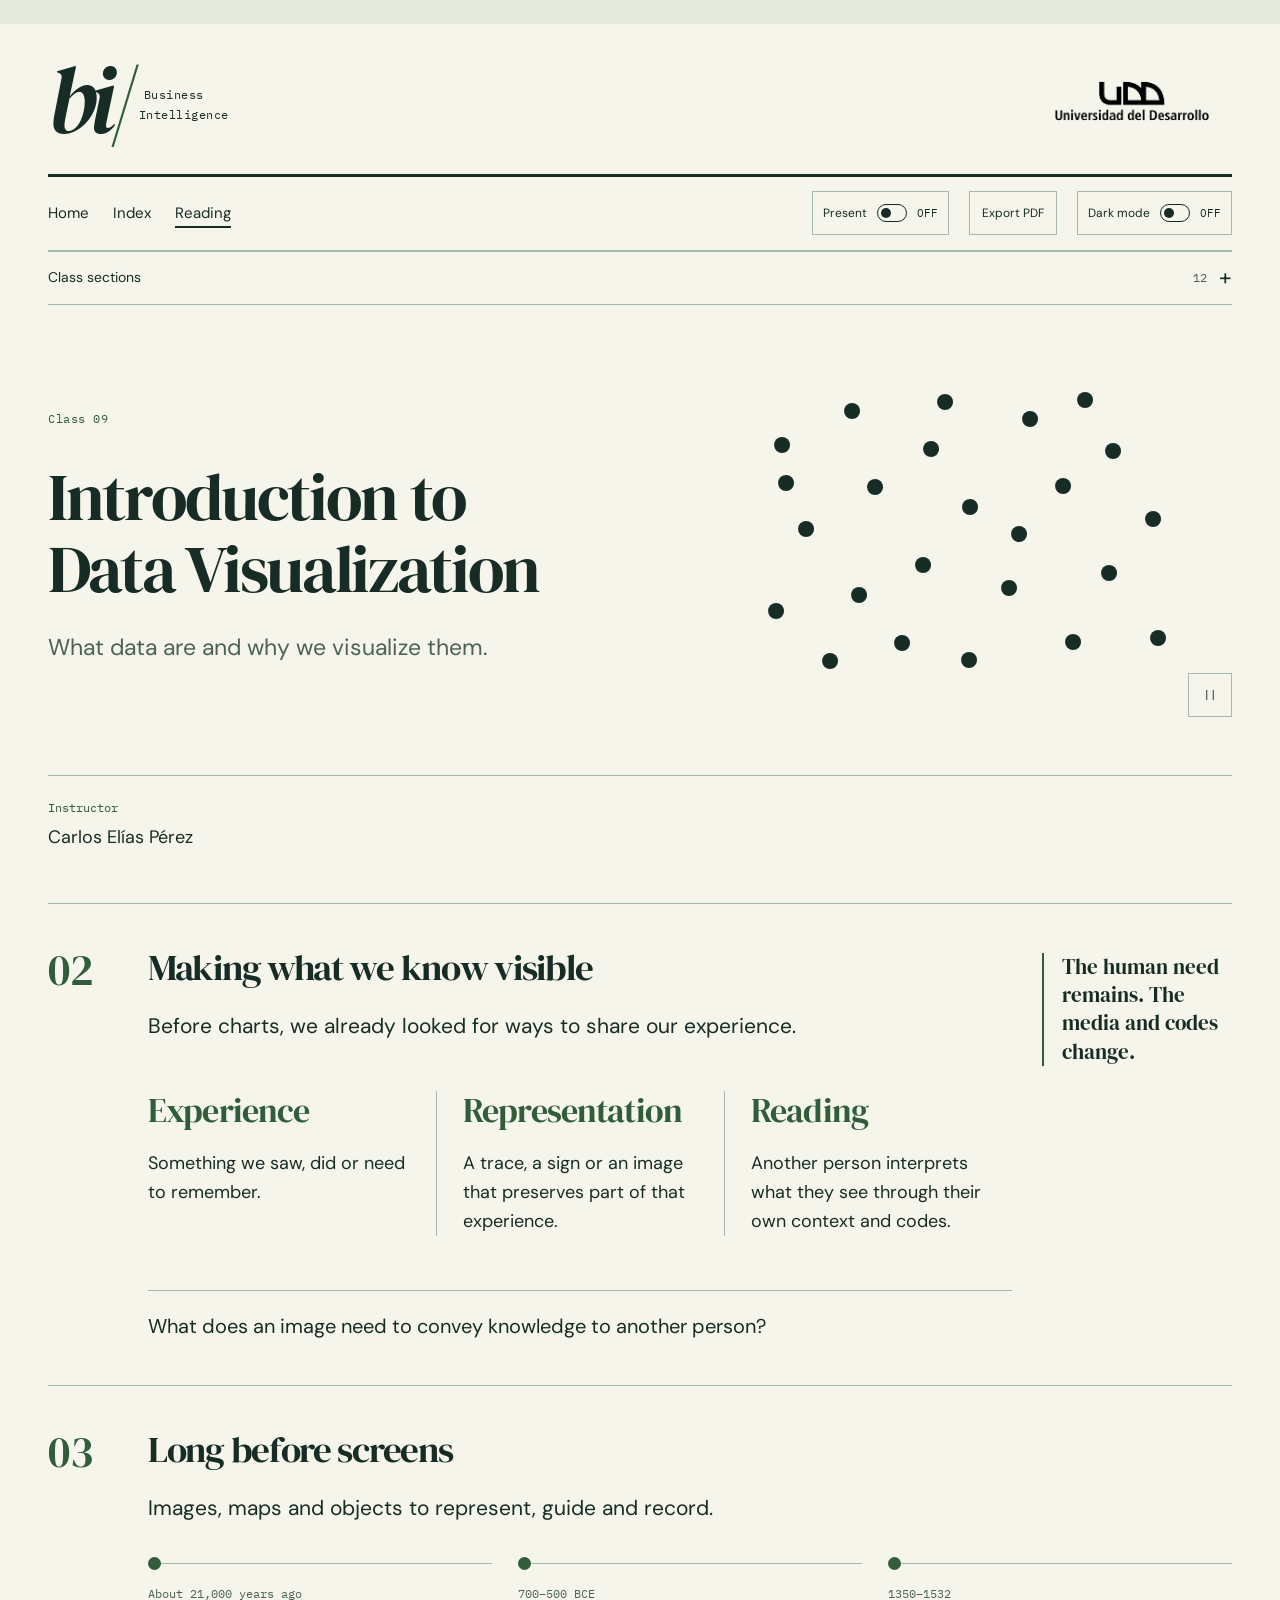
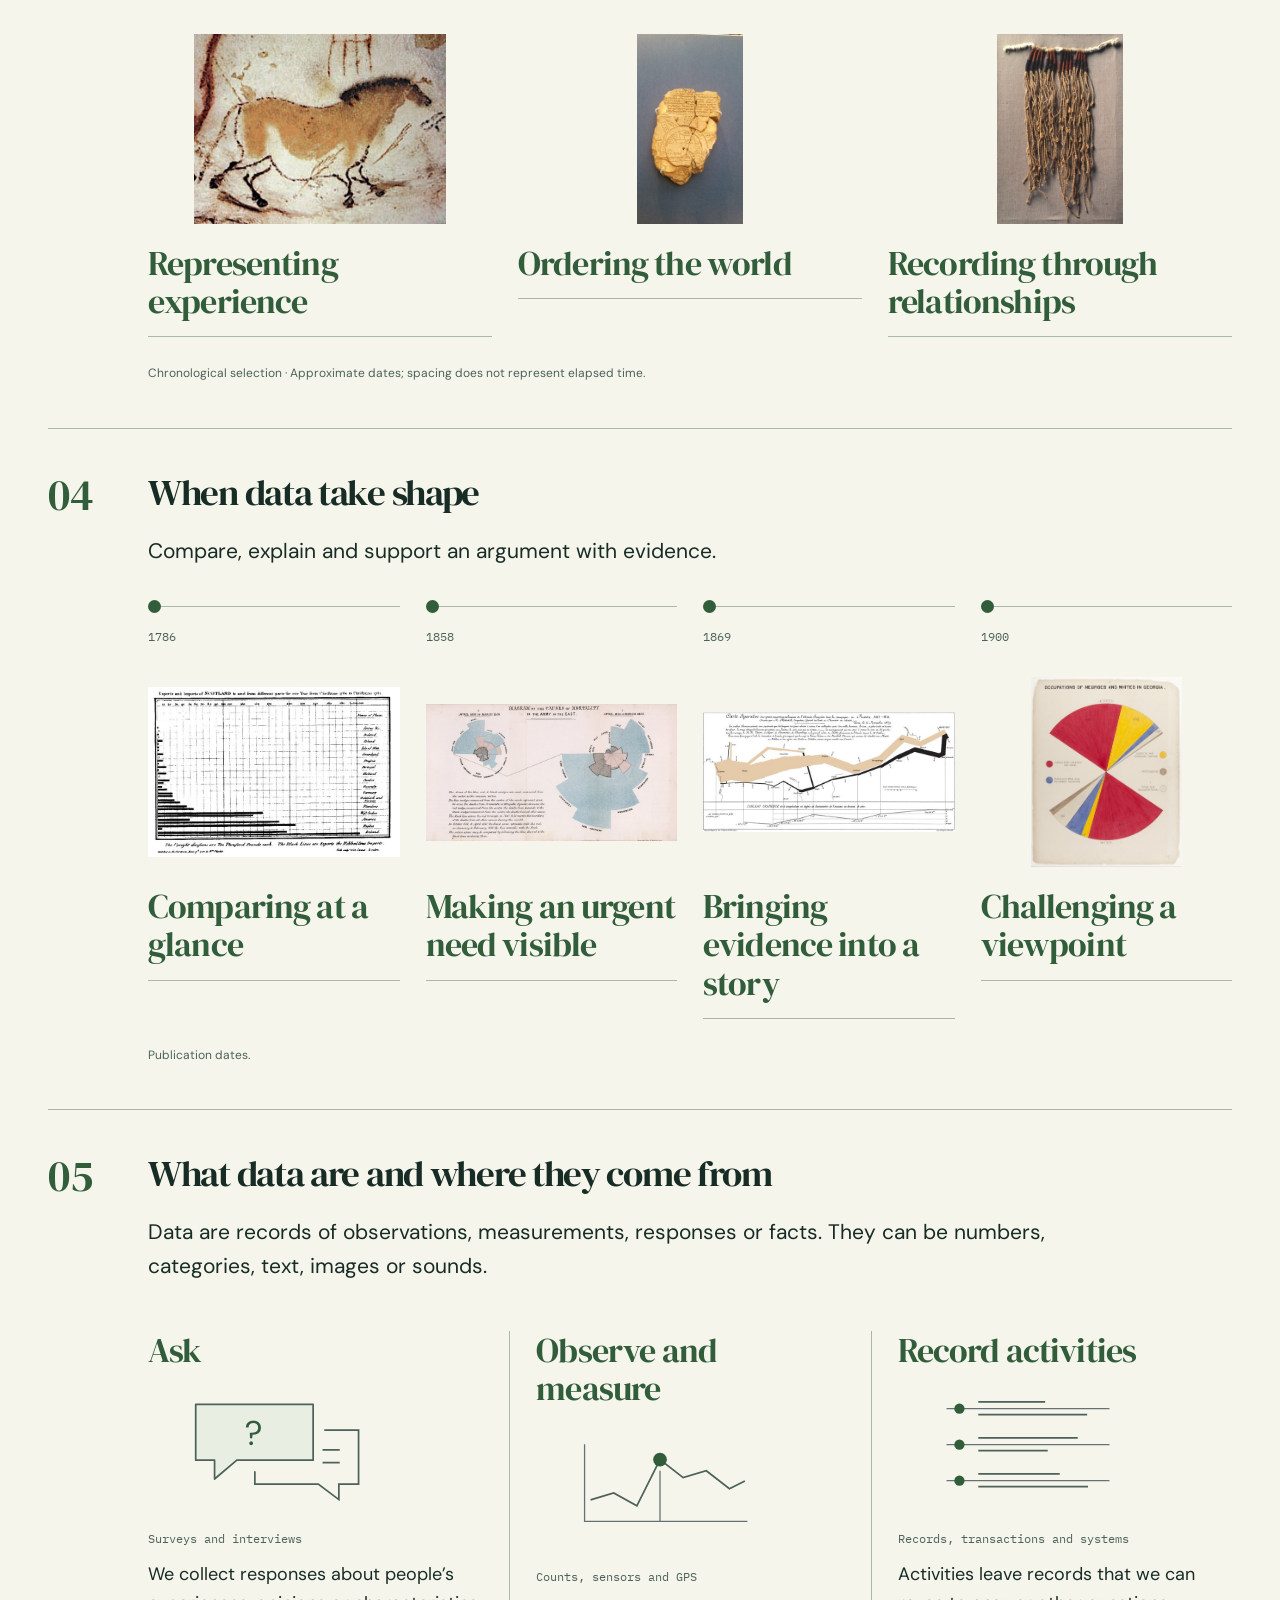
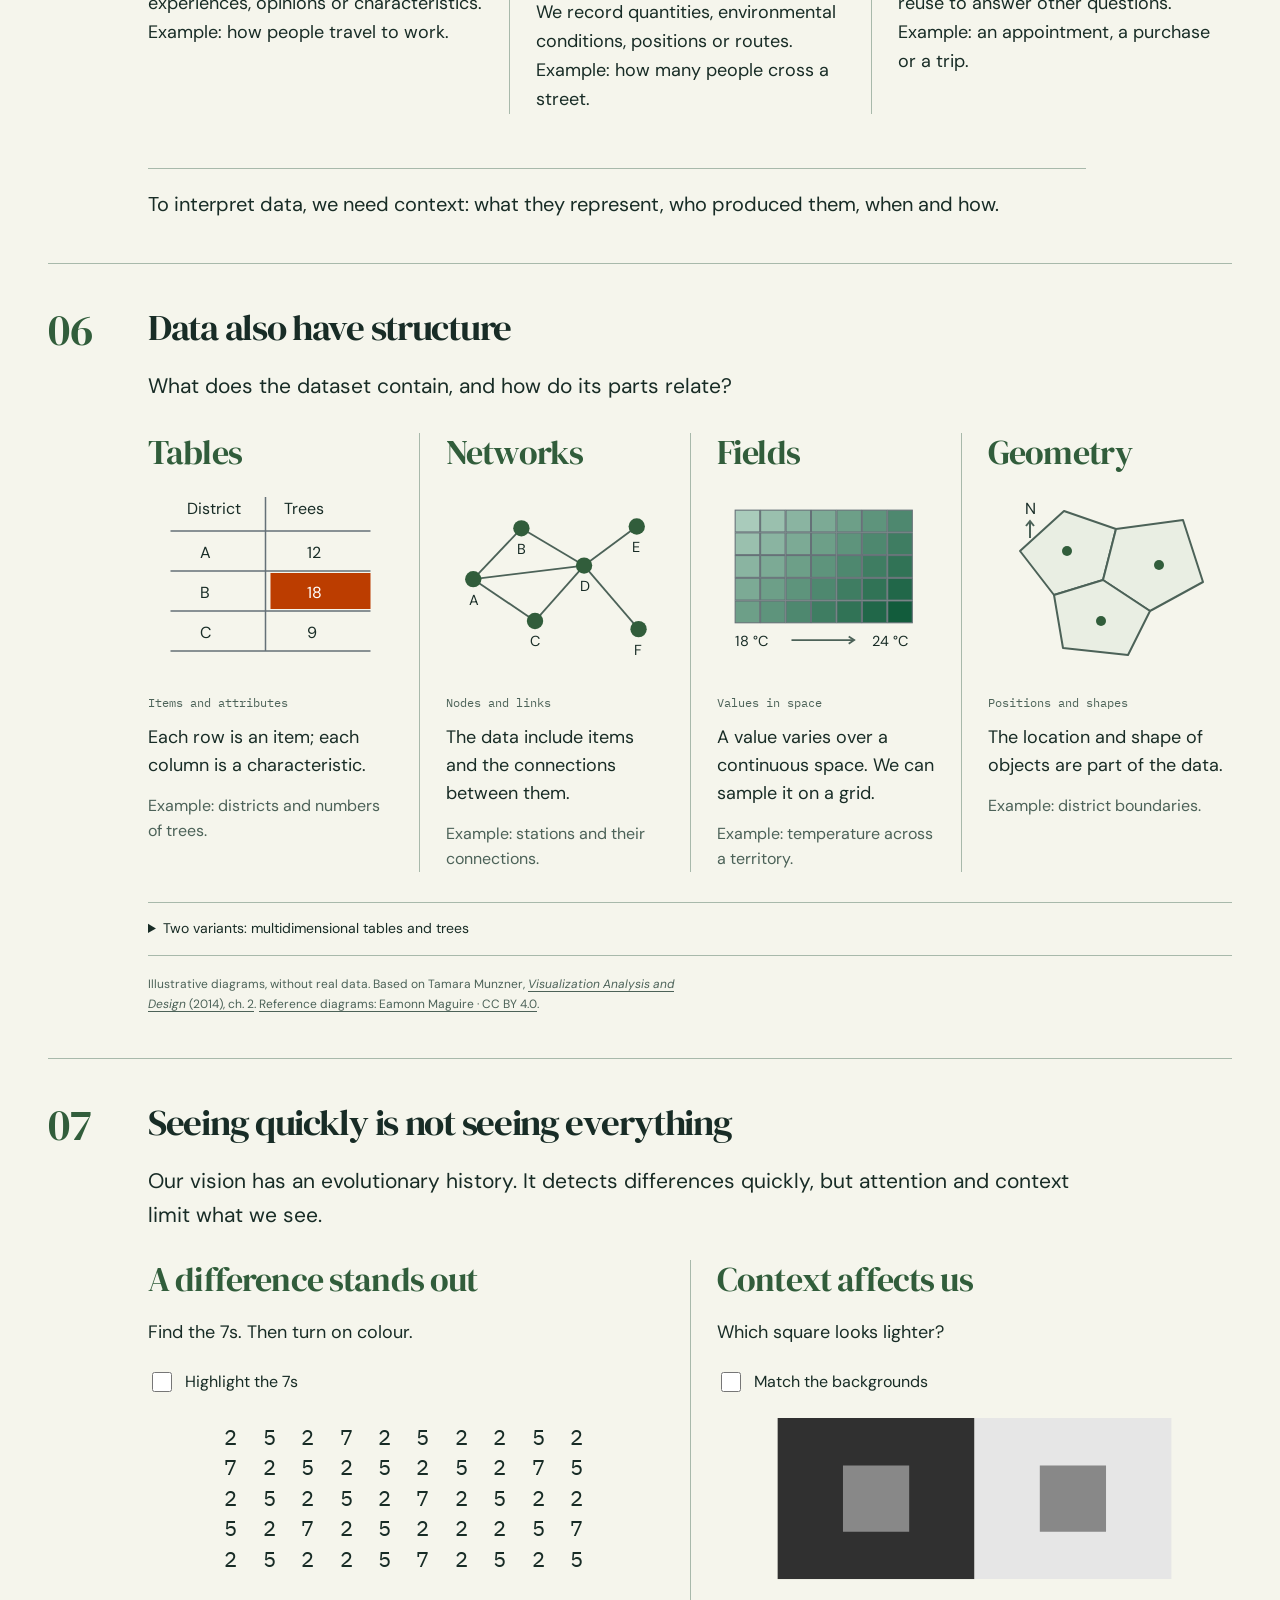
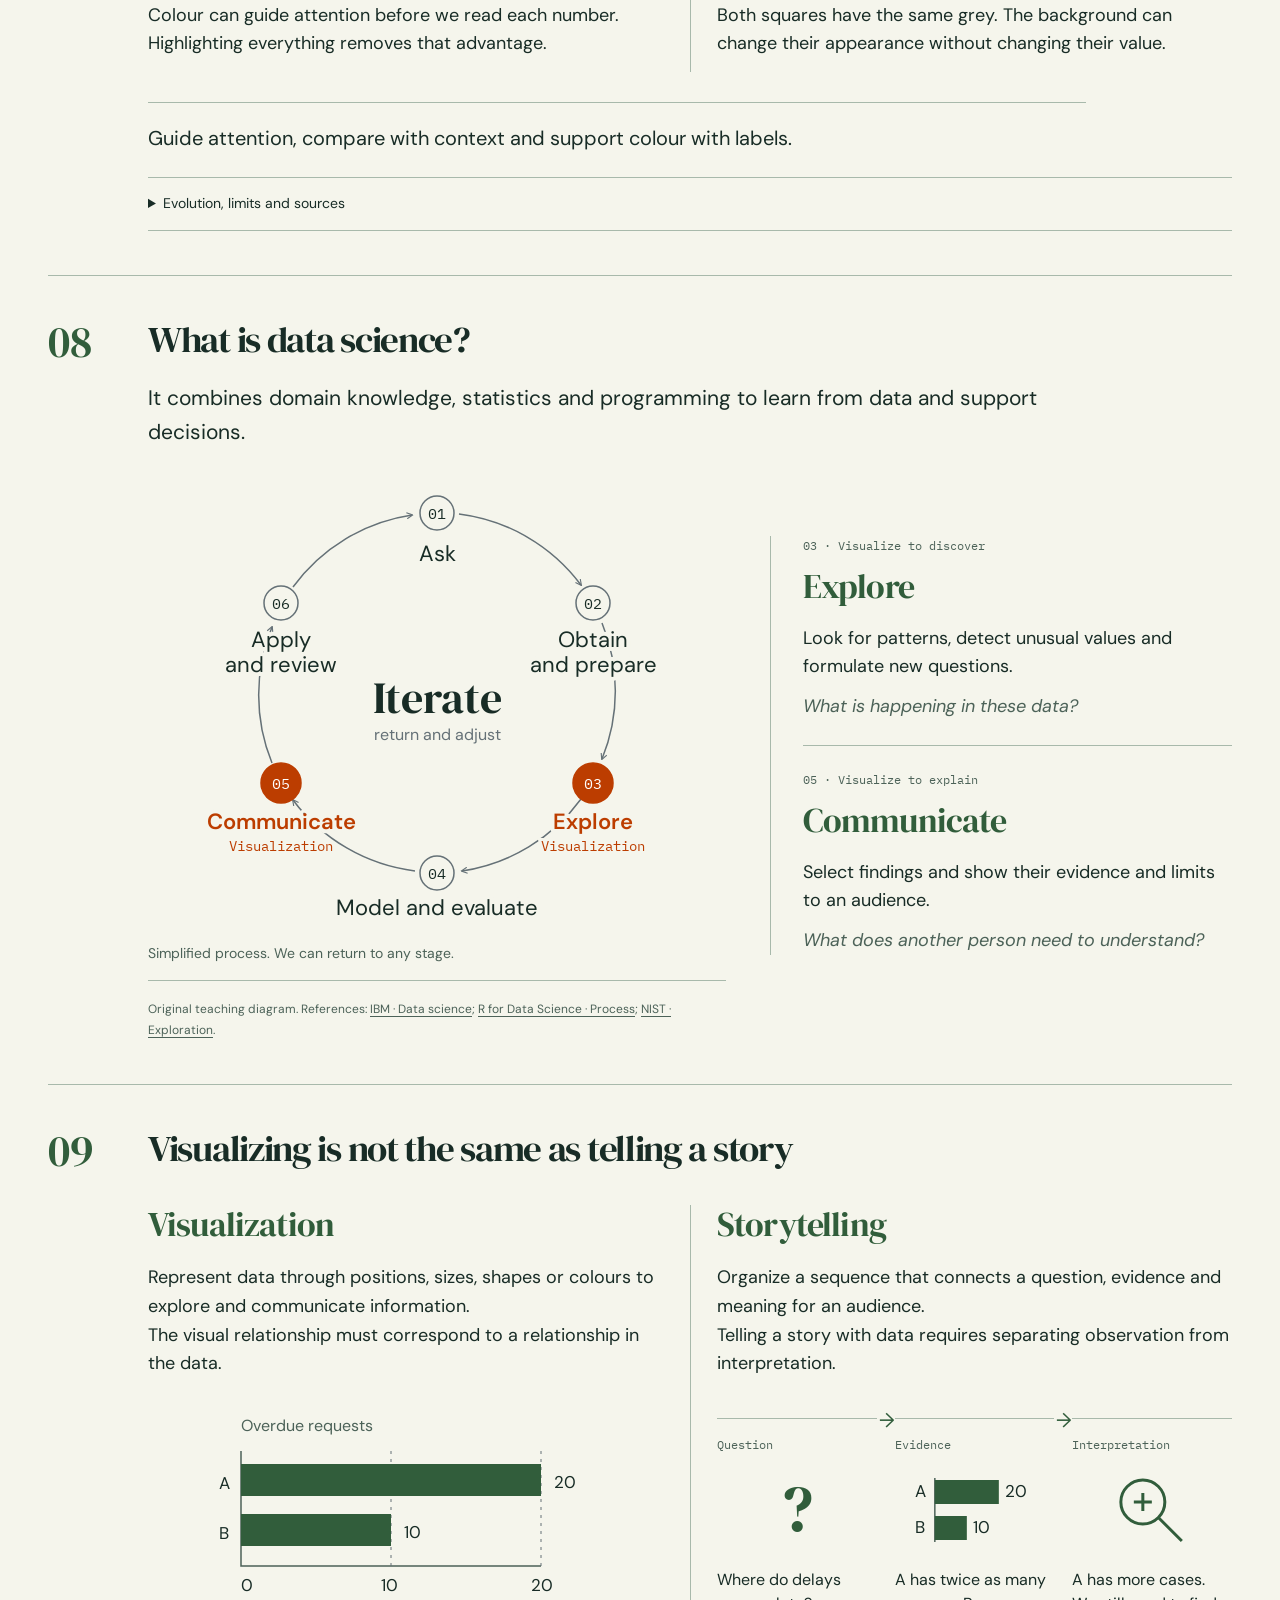
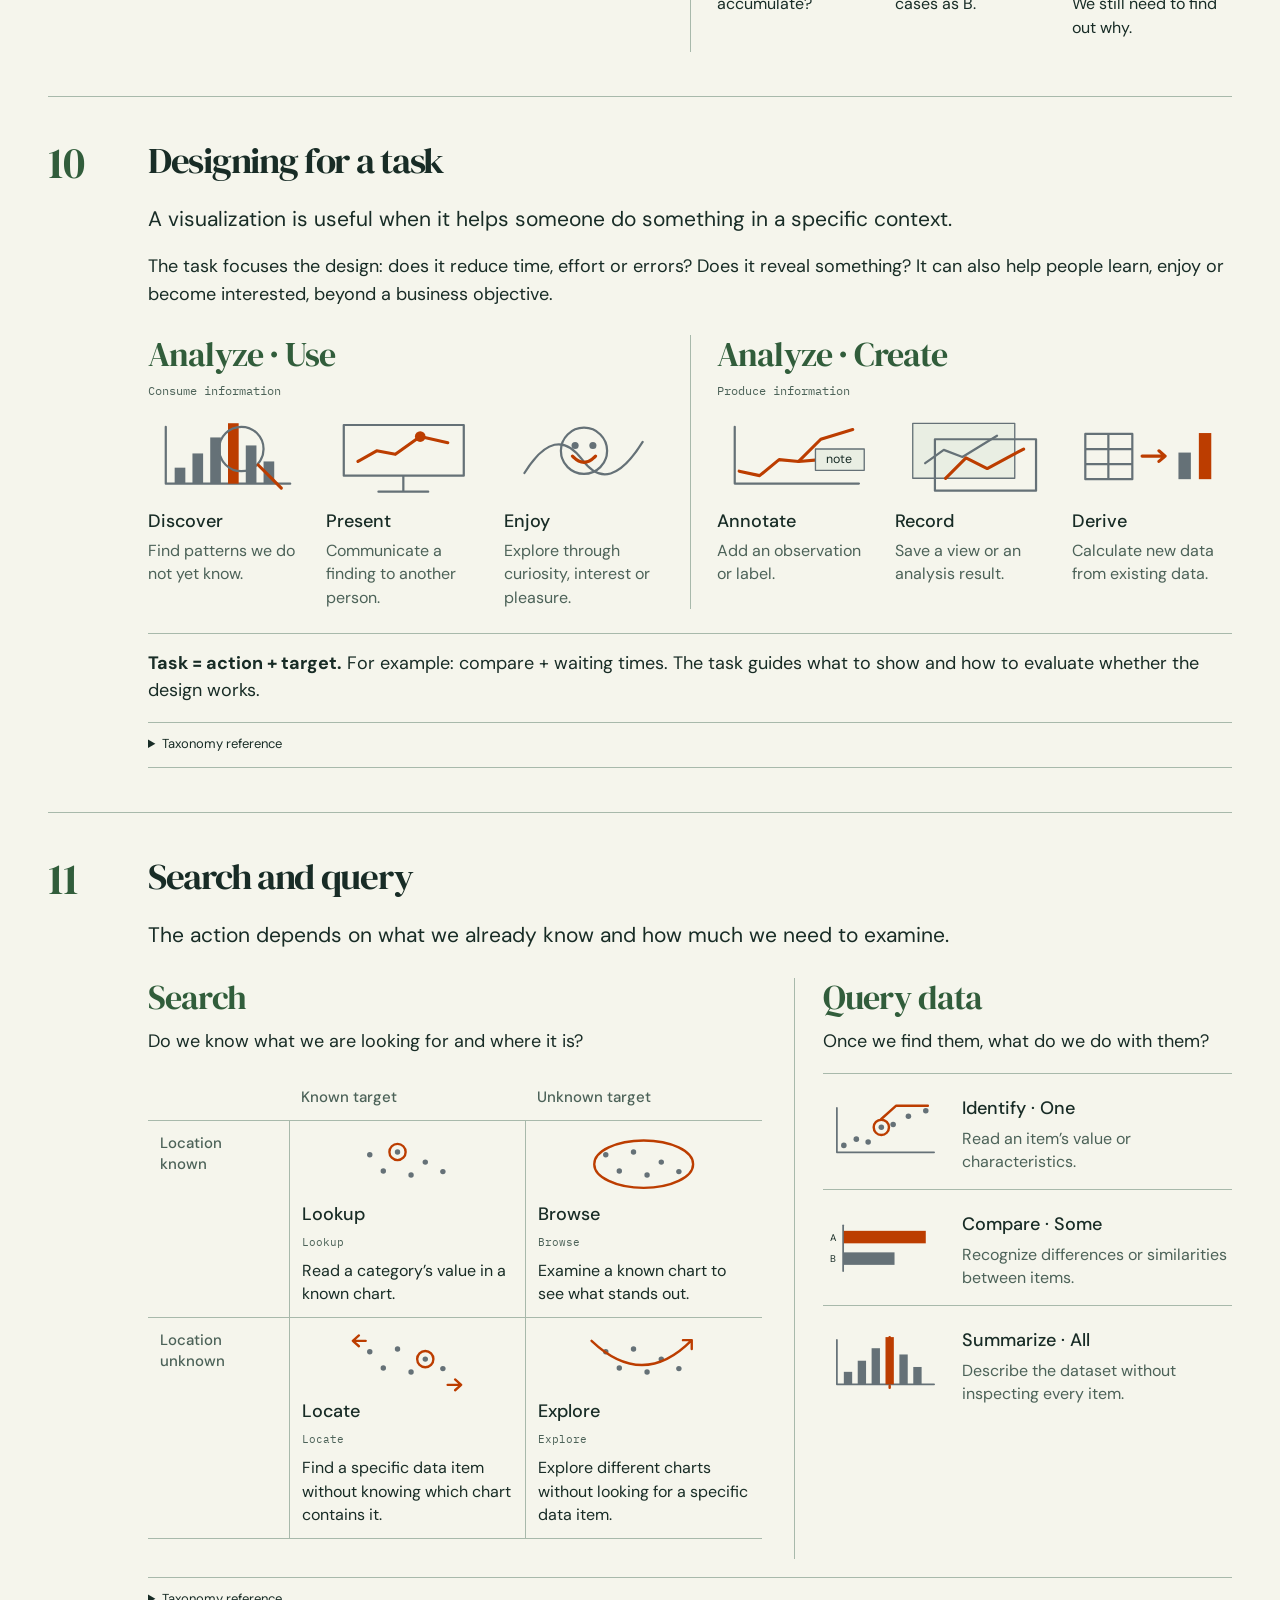
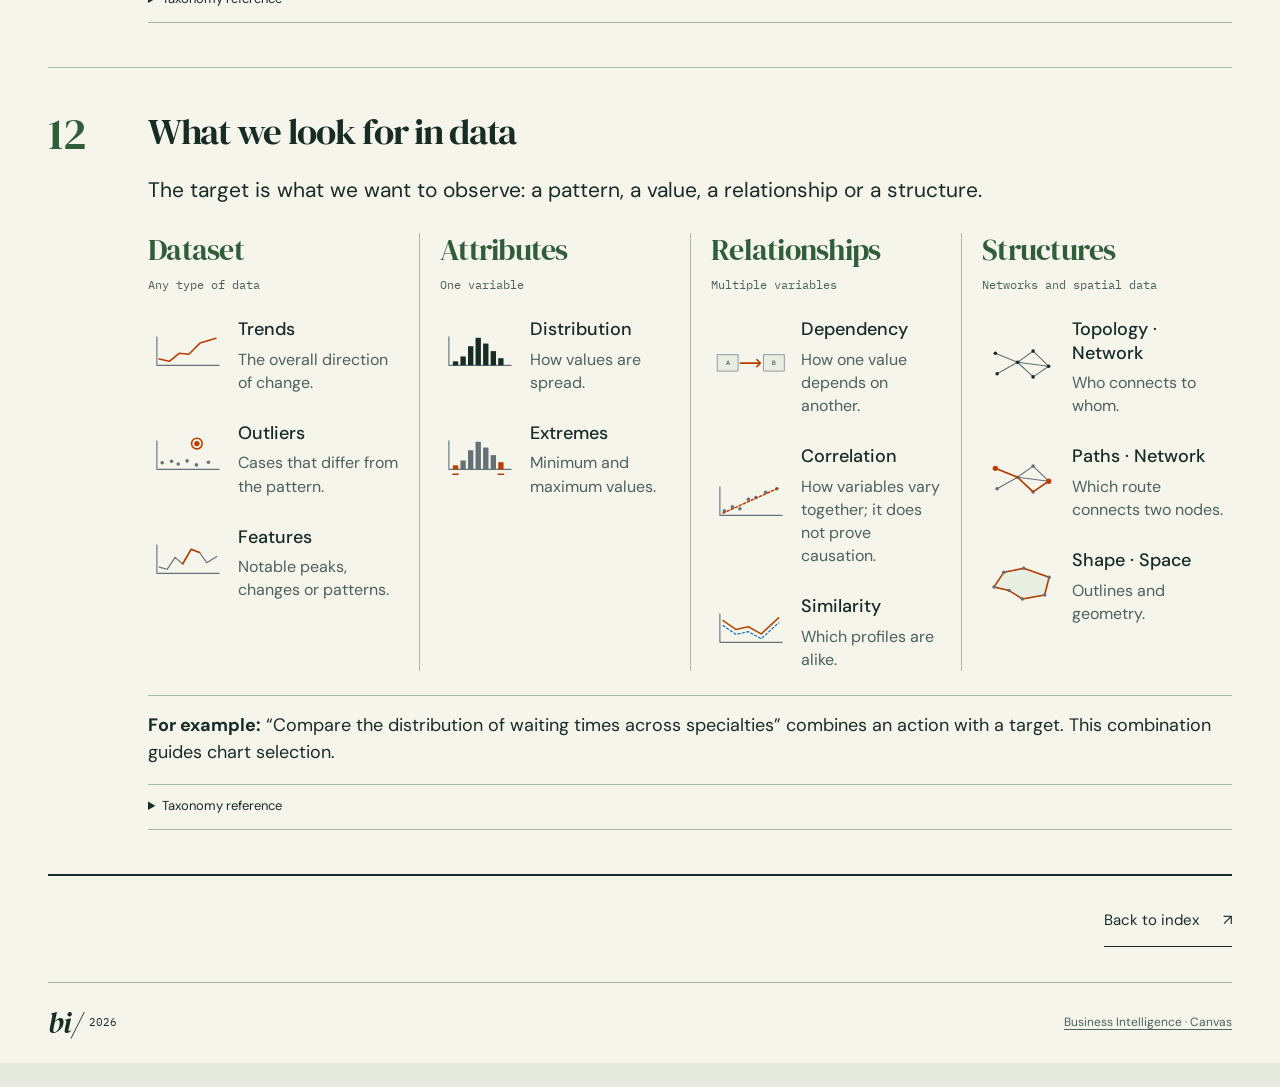
<file: classes/data-visualization/index.html>
<!doctype html>
<html lang="en">
<head>
  <meta charset="utf-8">
  <meta name="viewport" content="width=device-width, initial-scale=1">
  <meta name="description" content="What data are and why we visualize them.">
  <title>Introduction to Data Visualization · BI 2026</title>
  <script src="../../assets/theme.js"></script>
  <link rel="preconnect" href="https://fonts.googleapis.com">
  <link rel="preconnect" href="https://fonts.gstatic.com" crossorigin>
  <link href="https://fonts.googleapis.com/css2?family=DM+Sans:wght@400;500;600;700&family=DM+Serif+Display:ital@0;1&family=IBM+Plex+Mono:wght@400;500&display=swap" rel="stylesheet">
  <link rel="stylesheet" href="../../assets/viz/pliego.css?v=131">
  <link rel="stylesheet" href="../../assets/viz/codificacion.css?v=20261103">
  <script src="../../assets/viz/codificacion.js?v=20261103" defer></script>
  <script src="../../assets/viz/impresion.js?v=147" defer></script>
  <script src="../../assets/viz/sitio.js?v=133" defer></script>
</head>
<body data-page="lesson">
  <a class="skip-link" href="#contenido">Skip to content</a>
  <div class="publication">
    <header class="masthead">
      <a class="wordmark" href="../../index.html" aria-label="Business Intelligence Home">bi<span>/</span></a>
      <p class="course-name"><span>Business</span> <span>Intelligence</span></p>
      <div class="institution-mark" role="img" aria-label="Universidad del Desarrollo"><img class="institution-dark" src="../../assets/UDD-blanco.png" alt="" width="3018" height="1061"><img class="institution-light" src="../../assets/UDD-negro.png" alt="" width="3018" height="1061"></div>
    </header>
    <div class="navigation-row" data-site-controls>
      <nav aria-label="Course navigation" class="page-nav"><a href="../../index.html">Home</a><a href="../../clases.html">Index</a><span aria-current="page">Reading</span></nav><button class="theme-switch presentation-switch" type="button" role="switch" aria-checked="false" aria-label="Present" data-present-toggle hidden><span>Present</span><span class="theme-track" aria-hidden="true"></span><span class="theme-state" data-present-state aria-hidden="true">OFF</span></button><button type="button" class="pdf-export" data-export-pdf hidden title="Opens printing; choose Save as PDF">Export PDF</button>
      <button class="theme-switch" type="button" role="switch" aria-checked="false" aria-label="Dark mode" data-theme-toggle hidden>
        <span>Dark mode</span><span class="theme-track" aria-hidden="true"></span><span class="theme-state" data-theme-state aria-hidden="true">OFF</span>
      </button>
    </div>
    <main id="contenido"><article class="lesson" data-class="primera-jornada">

      <details class="lesson-toc"><summary>Class sections<span class="toc-count">12</span></summary><nav aria-label="Class sections"><a href="#portada"><span class="toc-number" aria-hidden="true">01</span>Cover · Class 09</a><a href="#abrir"><span class="toc-number" aria-hidden="true">02</span>Making what we know visible</a><a href="#huellas"><span class="toc-number" aria-hidden="true">03</span>Long before screens</a><a href="#graficos"><span class="toc-number" aria-hidden="true">04</span>When data take shape</a><a href="#origen-datos"><span class="toc-number" aria-hidden="true">05</span>What data are and where they come from</a><a href="#estructuras"><span class="toc-number" aria-hidden="true">06</span>Data also have structure</a><a href="#percepcion"><span class="toc-number" aria-hidden="true">07</span>Seeing quickly is not seeing everything</a><a href="#ciencia-datos"><span class="toc-number" aria-hidden="true">08</span>Data science: explore and communicate</a><a href="#visualizar"><span class="toc-number" aria-hidden="true">09</span>Visualizing is not the same as telling a story</a><a href="#tareas-proposito"><span class="toc-number" aria-hidden="true">10</span>Designing for a task</a><a href="#tareas-buscar"><span class="toc-number" aria-hidden="true">11</span>Search and query</a><a href="#tareas-objetivos"><span class="toc-number" aria-hidden="true">12</span>What we look for in data</a></nav></details>
      <div class="lesson-content"><section class="lesson-section lesson-cover visual-section intro-cover" id="portada" data-scene data-title="Cover · Class 09">
  <div class="section-body">
    <div class="encoding-cover-layout">
      <div class="encoding-cover-copy">
        <span class="eyebrow">Class 09</span>
        <h1>Introduction to Data Visualization</h1>
        <p class="cover-deck">What data are and why we visualize them.</p>
      </div>
      <div class="encoding-cover-visual intro-cover-visual" data-cover-motion>
        <figure class="encoding-cover-art" aria-hidden="true">
          <svg data-color-role="structure" viewBox="0 0 480 360" focusable="false">
            <path class="intro-structure-table" d="M59 40V287M149 40V287M239 40V287M329 40V287M419 40V287M59 40H419M59 82.5H419M59 123.5H419M59 164.5H419M59 205.5H419M59 246.5H419M59 287H419"/>
            <path class="intro-structure-network" d="M80 170L158 72M80 170L185 248M80 170L270 145M158 72L270 145M185 248L270 145M270 145L385 65M270 145L388 266"/>
            <g class="intro-structure-geometry">
              <path d="M75 102 108 62 160 42 213 62 232 110 209 158 154 178 96 153Z"/>
              <path d="M213 62 284 44 351 66 397 125 371 183 286 204 209 158 232 110Z"/>
              <path class="is-accent" d="M96 153 154 178 209 158 286 204 272 263 200 291 128 278 90 223Z"/>
            </g>
            <rect class="intro-structure-mark" x="-8" y="-8" width="16" height="16" rx="8" style="--cloud-x:56px;--cloud-y:88px;--table-x:104px;--table-y:62px;--table-width:20px;--table-left:-10px;--table-color:var(--rust);--network-x:80px;--network-y:170px;--network-color:var(--ink);--field-x:95px;--field-y:80px;--field-opacity:0.18;--geometry-x:75px;--geometry-y:102px"/>
            <rect class="intro-structure-mark" x="-8" y="-8" width="16" height="16" rx="8" style="--cloud-x:126px;--cloud-y:54px;--table-x:194px;--table-y:62px;--table-width:44px;--table-left:-22px;--table-color:var(--rust);--network-x:158px;--network-y:72px;--network-color:var(--ink);--field-x:153px;--field-y:80px;--field-opacity:0.277;--geometry-x:108px;--geometry-y:62px"/>
            <rect class="intro-structure-mark" x="-8" y="-8" width="16" height="16" rx="8" style="--cloud-x:205px;--cloud-y:92px;--table-x:284px;--table-y:62px;--table-width:30px;--table-left:-15px;--table-color:var(--rust);--network-x:185px;--network-y:248px;--network-color:var(--ink);--field-x:211px;--field-y:80px;--field-opacity:0.375;--geometry-x:160px;--geometry-y:42px"/>
            <rect class="intro-structure-mark" x="-8" y="-8" width="16" height="16" rx="8" style="--cloud-x:304px;--cloud-y:62px;--table-x:374px;--table-y:62px;--table-width:48px;--table-left:-24px;--table-color:var(--rust);--network-x:270px;--network-y:145px;--network-color:var(--rust);--field-x:269px;--field-y:80px;--field-opacity:0.472;--geometry-x:213px;--geometry-y:62px"/>
            <rect class="intro-structure-mark" x="-8" y="-8" width="16" height="16" rx="8" style="--cloud-x:387px;--cloud-y:94px;--table-x:104px;--table-y:103px;--table-width:20px;--table-left:-10px;--table-color:var(--ink);--network-x:385px;--network-y:65px;--network-color:var(--ink);--field-x:327px;--field-y:80px;--field-opacity:0.57;--geometry-x:232px;--geometry-y:110px"/>
            <rect class="intro-structure-mark" x="-8" y="-8" width="16" height="16" rx="8" style="--cloud-x:427px;--cloud-y:162px;--table-x:194px;--table-y:103px;--table-width:44px;--table-left:-22px;--table-color:var(--ink);--network-x:388px;--network-y:266px;--network-color:var(--ink);--field-x:385px;--field-y:80px;--field-opacity:0.667;--geometry-x:209px;--geometry-y:158px"/>
            <rect class="intro-structure-mark" x="-8" y="-8" width="16" height="16" rx="8" style="--cloud-x:80px;--cloud-y:172px;--table-x:284px;--table-y:103px;--table-width:30px;--table-left:-15px;--table-color:var(--ink);--network-x:80px;--network-y:170px;--network-color:var(--ink);--field-x:95px;--field-y:134px;--field-opacity:0.277;--geometry-x:154px;--geometry-y:178px"/>
            <rect class="intro-structure-mark" x="-8" y="-8" width="16" height="16" rx="8" style="--cloud-x:149px;--cloud-y:130px;--table-x:374px;--table-y:103px;--table-width:48px;--table-left:-24px;--table-color:var(--ink);--network-x:158px;--network-y:72px;--network-color:var(--ink);--field-x:153px;--field-y:134px;--field-opacity:0.375;--geometry-x:96px;--geometry-y:153px"/>
            <rect class="intro-structure-mark" x="-8" y="-8" width="16" height="16" rx="8" style="--cloud-x:244px;--cloud-y:150px;--table-x:104px;--table-y:144px;--table-width:20px;--table-left:-10px;--table-color:var(--ink);--network-x:185px;--network-y:248px;--network-color:var(--ink);--field-x:211px;--field-y:134px;--field-opacity:0.472;--geometry-x:213px;--geometry-y:62px"/>
            <rect class="intro-structure-mark" x="-8" y="-8" width="16" height="16" rx="8" style="--cloud-x:337px;--cloud-y:129px;--table-x:194px;--table-y:144px;--table-width:44px;--table-left:-22px;--table-color:var(--ink);--network-x:270px;--network-y:145px;--network-color:var(--rust);--field-x:269px;--field-y:134px;--field-opacity:0.57;--geometry-x:284px;--geometry-y:44px"/>
            <rect class="intro-structure-mark" x="-8" y="-8" width="16" height="16" rx="8" style="--cloud-x:383px;--cloud-y:216px;--table-x:284px;--table-y:144px;--table-width:30px;--table-left:-15px;--table-color:var(--ink);--network-x:385px;--network-y:65px;--network-color:var(--ink);--field-x:327px;--field-y:134px;--field-opacity:0.667;--geometry-x:351px;--geometry-y:66px"/>
            <rect class="intro-structure-mark" x="-8" y="-8" width="16" height="16" rx="8" style="--cloud-x:432px;--cloud-y:281px;--table-x:374px;--table-y:144px;--table-width:48px;--table-left:-24px;--table-color:var(--ink);--network-x:388px;--network-y:266px;--network-color:var(--ink);--field-x:385px;--field-y:134px;--field-opacity:0.765;--geometry-x:397px;--geometry-y:125px"/>
            <rect class="intro-structure-mark" x="-8" y="-8" width="16" height="16" rx="8" style="--cloud-x:50px;--cloud-y:254px;--table-x:104px;--table-y:185px;--table-width:20px;--table-left:-10px;--table-color:var(--ink);--network-x:80px;--network-y:170px;--network-color:var(--ink);--field-x:95px;--field-y:188px;--field-opacity:0.375;--geometry-x:371px;--geometry-y:183px"/>
            <rect class="intro-structure-mark" x="-8" y="-8" width="16" height="16" rx="8" style="--cloud-x:133px;--cloud-y:238px;--table-x:194px;--table-y:185px;--table-width:44px;--table-left:-22px;--table-color:var(--ink);--network-x:158px;--network-y:72px;--network-color:var(--ink);--field-x:153px;--field-y:188px;--field-opacity:0.472;--geometry-x:286px;--geometry-y:204px"/>
            <rect class="intro-structure-mark" x="-8" y="-8" width="16" height="16" rx="8" style="--cloud-x:197px;--cloud-y:208px;--table-x:284px;--table-y:185px;--table-width:30px;--table-left:-15px;--table-color:var(--ink);--network-x:185px;--network-y:248px;--network-color:var(--ink);--field-x:211px;--field-y:188px;--field-opacity:0.57;--geometry-x:209px;--geometry-y:158px"/>
            <rect class="intro-structure-mark" x="-8" y="-8" width="16" height="16" rx="8" style="--cloud-x:283px;--cloud-y:231px;--table-x:374px;--table-y:185px;--table-width:48px;--table-left:-24px;--table-color:var(--ink);--network-x:270px;--network-y:145px;--network-color:var(--rust);--field-x:269px;--field-y:188px;--field-opacity:0.667;--geometry-x:232px;--geometry-y:110px"/>
            <rect class="intro-structure-mark" x="-8" y="-8" width="16" height="16" rx="8" style="--cloud-x:347px;--cloud-y:285px;--table-x:104px;--table-y:226px;--table-width:20px;--table-left:-10px;--table-color:var(--ink);--network-x:385px;--network-y:65px;--network-color:var(--ink);--field-x:327px;--field-y:188px;--field-opacity:0.765;--geometry-x:96px;--geometry-y:153px"/>
            <rect class="intro-structure-mark" x="-8" y="-8" width="16" height="16" rx="8" style="--cloud-x:243px;--cloud-y:303px;--table-x:194px;--table-y:226px;--table-width:44px;--table-left:-22px;--table-color:var(--ink);--network-x:388px;--network-y:266px;--network-color:var(--ink);--field-x:385px;--field-y:188px;--field-opacity:0.863;--geometry-x:154px;--geometry-y:178px"/>
            <rect class="intro-structure-mark" x="-8" y="-8" width="16" height="16" rx="8" style="--cloud-x:104px;--cloud-y:304px;--table-x:284px;--table-y:226px;--table-width:30px;--table-left:-15px;--table-color:var(--ink);--network-x:80px;--network-y:170px;--network-color:var(--ink);--field-x:95px;--field-y:242px;--field-opacity:0.472;--geometry-x:209px;--geometry-y:158px"/>
            <rect class="intro-structure-mark" x="-8" y="-8" width="16" height="16" rx="8" style="--cloud-x:219px;--cloud-y:45px;--table-x:374px;--table-y:226px;--table-width:48px;--table-left:-24px;--table-color:var(--ink);--network-x:158px;--network-y:72px;--network-color:var(--ink);--field-x:153px;--field-y:242px;--field-opacity:0.57;--geometry-x:286px;--geometry-y:204px"/>
            <rect class="intro-structure-mark" x="-8" y="-8" width="16" height="16" rx="8" style="--cloud-x:359px;--cloud-y:43px;--table-x:104px;--table-y:267px;--table-width:20px;--table-left:-10px;--table-color:var(--ink);--network-x:185px;--network-y:248px;--network-color:var(--ink);--field-x:211px;--field-y:242px;--field-opacity:0.667;--geometry-x:272px;--geometry-y:263px"/>
            <rect class="intro-structure-mark" x="-8" y="-8" width="16" height="16" rx="8" style="--cloud-x:60px;--cloud-y:126px;--table-x:194px;--table-y:267px;--table-width:44px;--table-left:-22px;--table-color:var(--ink);--network-x:270px;--network-y:145px;--network-color:var(--rust);--field-x:269px;--field-y:242px;--field-opacity:0.765;--geometry-x:200px;--geometry-y:291px"/>
            <rect class="intro-structure-mark" x="-8" y="-8" width="16" height="16" rx="8" style="--cloud-x:293px;--cloud-y:177px;--table-x:284px;--table-y:267px;--table-width:30px;--table-left:-15px;--table-color:var(--ink);--network-x:385px;--network-y:65px;--network-color:var(--ink);--field-x:327px;--field-y:242px;--field-opacity:0.863;--geometry-x:128px;--geometry-y:278px"/>
            <rect class="intro-structure-mark" x="-8" y="-8" width="16" height="16" rx="8" style="--cloud-x:176px;--cloud-y:286px;--table-x:374px;--table-y:267px;--table-width:48px;--table-left:-24px;--table-color:var(--ink);--network-x:388px;--network-y:266px;--network-color:var(--ink);--field-x:385px;--field-y:242px;--field-opacity:0.96;--geometry-x:90px;--geometry-y:223px"/>
          </svg>
        </figure>
        <button class="cover-motion-toggle" type="button" data-cover-motion-toggle aria-label="Pause animation" hidden>
          <svg data-color-role="ui" viewBox="0 0 24 24" aria-hidden="true" focusable="false"><path class="cover-motion-pause" d="M8 6v12M16 6v12"/><path class="cover-motion-play" d="m8 5 11 7-11 7Z"/></svg>
        </button>
      </div>
    </div>
    <div class="cover-credits">
      <p><span class="mono">Instructor</span>Carlos Elías Pérez</p>

    </div>
  </div>
</section>


<section class="lesson-section " id="abrir" data-scene data-title="Making what we know visible"><div class="section-no"><span>02</span></div><div class="section-body"><h2>Making what we know visible</h2><p class="lead">Before charts, we already looked for ways to share our experience.</p><div class="work-columns editorial-columns"><section><h3>Experience</h3><p>Something we saw, did or need to remember.</p></section><section><h3>Representation</h3><p>A trace, a sign or an image that preserves part of that experience.</p></section><section><h3>Reading</h3><p>Another person interprets what they see through their own context and codes.</p></section></div><p class="lesson-prompt">What does an image need to convey knowledge to another person?</p></div><aside class="margin-note"><p>The human need remains. The media and codes change.</p></aside></section>

<section class="lesson-section visual-section" id="huellas" data-scene data-title="Long before screens"><div class="section-no"><span>03</span></div><div class="section-body"><h2>Long before screens</h2><p class="lead">Images, maps and objects to represent, guide and record.</p><div class="history-timeline history-count-3"><figure class="history-item"><span class="column-kicker">About 21,000 years ago</span><a class="history-open" href="../../assets/viz/historia/lascaux.jpg" aria-label="Enlarge: A horse from Lascaux"><img src="../../assets/viz/historia/lascaux-mini.jpg" alt="A horse from Lascaux" loading="lazy" width="680" height="440"></a><figcaption><h3>Representing experience</h3><details class="history-caption"><summary>Read this example</summary><div><p>Animals and signs represent the world people experienced. We can see these images as traces of shared experience and knowledge. Their purpose and the meaning of each figure remain uncertain.</p><p class="history-question">What can we recognize without knowing the creators’ code?</p><p class="history-credit"><a href="https://archeologie.culture.gouv.fr/lascaux/en/interpretations" target="_blank" rel="noopener">French Ministry of Culture</a> · <a href="https://commons.wikimedia.org/wiki/File:Lascaux2.jpg" target="_blank" rel="noopener">Image and record</a><br>Reproduction of a Lascaux painting. Public domain (PD-Art). Approximate date of the site, in calibrated years before present.</p></div></details></figcaption></figure><figure class="history-item"><span class="column-kicker">700–500 BCE</span><a class="history-open" href="../../assets/viz/historia/babilonia.jpg" aria-label="Enlarge: Babylonian map of the world"><img src="../../assets/viz/historia/babilonia-mini.jpg" alt="Babylonian map of the world" loading="lazy" width="680" height="440"></a><figcaption><h3>Ordering the world</h3><details class="history-caption"><summary>Read this example</summary><div><p>The tablet places locations around Babylon. Position and symbols show a way of understanding the world. A map also selects what to include and what to leave out.</p><p class="history-question">What changes when a place occupies the centre?</p><p class="history-credit"><a href="https://www.britishmuseum.org/collection/object/W_1882-0714-509" target="_blank" rel="noopener">British Museum</a> · <a href="https://commons.wikimedia.org/wiki/File:20180506_145606-babylon-map.jpg" target="_blank" rel="noopener">Image and record</a><br>Photograph: Shadsluiter, 2018. CC BY-SA 4.0. EXIF orientation preserved; image resized and converted to JPEG. The same licence is retained. <a href="https://creativecommons.org/licenses/by-sa/4.0/">CC BY-SA 4.0 licence</a>.</p></div></details></figcaption></figure><figure class="history-item"><span class="column-kicker">1350–1532</span><a class="history-open" href="../../assets/viz/historia/quipu.jpg" aria-label="Enlarge: Andean quipu"><img src="../../assets/viz/historia/quipu-mini.jpg" alt="Andean quipu" loading="lazy" width="680" height="440"></a><figcaption><h3>Recording through relationships</h3><details class="history-caption"><summary>Read this example</summary><div><p>Cords, knots and positions record information. Many quipus encode quantities. Some meanings remain unresolved: we cannot read all their messages like a modern table.</p><p class="history-question">Where is the information: in each knot or in their relationships?</p><p class="history-credit"><a href="https://museo.precolombino.cl/noticias/fijando-relatos-en-america-precolombina-mas-alla-de-los-libros/" target="_blank" rel="noopener">Museo Chileno de Arte Precolombino</a> · <a href="https://commons.wikimedia.org/wiki/File:Quipu_of_khipu,_asset_u6FupXbgPG9jDmVHnY689dhg.tif" target="_blank" rel="noopener">Image and record</a><br>MAS collection, Antwerp. CC0. The date refers to this object. Converted from TIFF to JPEG and resized.</p></div></details></figcaption></figure></div><p class="figure-source">Chronological selection · Approximate dates; spacing does not represent elapsed time.</p></div></section>

<section class="lesson-section visual-section" id="graficos" data-scene data-title="When data take shape"><div class="section-no"><span>04</span></div><div class="section-body"><h2>When data take shape</h2><p class="lead">Compare, explain and support an argument with evidence.</p><div class="history-timeline history-count-4"><figure class="history-item"><span class="column-kicker">1786</span><a class="history-open" href="../../assets/viz/historia/playfair.jpg" aria-label="Enlarge: William Playfair · Scotland’s trade"><img src="../../assets/viz/historia/playfair-mini.jpg" alt="William Playfair · Scotland’s trade" loading="lazy" width="680" height="440"></a><figcaption><h3>Comparing at a glance</h3><details class="history-caption"><summary>Read this example</summary><div><p>The bars compare Scotland’s imports and exports by country. Length reveals differences without reading a whole table. Published in 1786, the chart represents trade in 1780–1781.</p><p class="history-question">Which comparison does length make immediate?</p><p class="history-credit"><a href="https://blogs.loc.gov/inside_adams/2026/04/william-playfair/" target="_blank" rel="noopener">Library of Congress</a> · <a href="https://commons.wikimedia.org/wiki/File:Playfair_Barchart.gif" target="_blank" rel="noopener">Image and record</a><br>William Playfair, The Commercial and Political Atlas, 1786. Public domain. Converted from GIF to JPEG.</p></div></details></figcaption></figure><figure class="history-item"><span class="column-kicker">1858</span><a class="history-open" href="../../assets/viz/historia/nightingale.jpg" aria-label="Enlarge: Florence Nightingale · Army mortality"><img src="../../assets/viz/historia/nightingale-mini.jpg" alt="Florence Nightingale · Army mortality" loading="lazy" width="680" height="440"></a><figcaption><h3>Making an urgent need visible</h3><details class="history-caption"><summary>Read this example</summary><div><p>Areas and colours compare mortality by month and cause. Blue highlights disease. The diagram supports an argument for better sanitation; alone, it does not show what caused a change.</p><p class="history-question">What does area communicate, and what requires the legend?</p><p class="history-credit"><a href="https://www.davidrumsey.com/luna/servlet/s/h6xid2" target="_blank" rel="noopener">David Rumsey Map Collection</a> · <a href="https://commons.wikimedia.org/wiki/File:Nightingale-mortality.jpg" target="_blank" rel="noopener">Image and record</a><br>Florence Nightingale, 1858. British army data from the East, 1854–1856. Public domain. Resized reproduction.</p></div></details></figcaption></figure><figure class="history-item"><span class="column-kicker">1869</span><a class="history-open" href="../../assets/viz/historia/minard.jpg" aria-label="Enlarge: Charles Joseph Minard · Russian campaign"><img src="../../assets/viz/historia/minard-mini.jpg" alt="Charles Joseph Minard · Russian campaign" loading="lazy" width="680" height="440"></a><figcaption><h3>Bringing evidence into a story</h3><details class="history-caption"><summary>Read this example</summary><div><p>Band width represents army troop numbers. Route, direction and temperature add context to the 1812 campaign. Loss becomes visible as the band narrows.</p><p class="history-question">What does width tell us, and what does the map add?</p><p class="history-credit"><a href="https://commons.wikimedia.org/wiki/File:Minard.png" target="_blank" rel="noopener">Reproduction of the original chart</a> · <a href="https://commons.wikimedia.org/wiki/File:Minard.png" target="_blank" rel="noopener">Image and record</a><br>Charles Joseph Minard, 1869. Public domain. Resized reproduction; the original temperature scale is preserved.</p></div></details></figcaption></figure><figure class="history-item"><span class="column-kicker">1900</span><a class="history-open" href="../../assets/viz/historia/dubois.jpg" aria-label="Enlarge: W. E. B. Du Bois and his team · Occupations in Georgia"><img src="../../assets/viz/historia/dubois-mini.jpg" alt="W. E. B. Du Bois and his team · Occupations in Georgia" loading="lazy" width="680" height="440"></a><figcaption><h3>Challenging a viewpoint</h3><details class="history-caption"><summary>Read this example</summary><div><p>Du Bois and his team presented African American living conditions at the Paris Exposition. This chart compares their occupational distribution with that of Georgia’s white population. Data can also challenge a view of the world.</p><p class="history-question">What reality does this comparison seek to reveal?</p><p class="history-credit"><a href="https://blogs.loc.gov/picturethis/2020/04/african-americans-at-the-turn-of-the-20th-century-a-graphic-visualization/" target="_blank" rel="noopener">Library of Congress</a> · <a href="https://commons.wikimedia.org/wiki/File:The_Georgia_Negro_-_Occupations_of_Negroes_and_whites_in_Georgia.tif" target="_blank" rel="noopener">Image and record</a><br>W. E. B. Du Bois and the Atlanta University team, 1900. Library of Congress: no known publication restrictions. Converted from TIFF to JPEG and resized.</p></div></details></figcaption></figure></div><p class="figure-source">Publication dates.</p></div></section>

<section class="lesson-section visual-section" id="origen-datos" data-scene data-title="What data are and where they come from">
<div class="section-no"><span>05</span></div><div class="section-body">
<h2>What data are and where they come from</h2>
<p class="lead">Data are records of observations, measurements, responses or facts. They can be numbers, categories, text, images or sounds.</p>
<div class="work-columns editorial-columns data-origins">
<section><h3>Ask</h3>
<svg data-color-role="neutral" class="dataset-image source-image" viewBox="0 0 240 140" role="img" aria-label="Two speech bubbles represent questions and answers."><path d="M24 18h137v65H72l-26 22V83H24Z" class="data-shape"/><path d="M174 48h40v63h-23v18l-24-18H93V96" class="data-link"/><text x="81" y="65" style="font-size:40px;fill:var(--rust)">?</text><path d="M172 71h20m-20 15h20" class="data-link"/></svg>
<span class="column-kicker">Surveys and interviews</span><p>We collect responses about people’s experiences, opinions or characteristics.</p><p>Example: how people travel to work.</p></section>
<section><h3>Observe and measure</h3>
<svg data-color-role="neutral" class="dataset-image source-image" viewBox="0 0 240 140" role="img" aria-label="An instrument records a signal over time."><path d="M25 20v90h190" class="data-rule"/><path d="m32 85 27-8 27 15 27-54 27 21 27-8 27 21 18-9" class="data-link"/><circle cx="113" cy="38" r="8" class="data-node"/><path d="M113 51v59" class="data-rule"/></svg>
<span class="column-kicker">Counts, sensors and GPS</span><p>We record quantities, environmental conditions, positions or routes.</p><p>Example: how many people cross a street.</p></section>
<section><h3>Record activities</h3>
<svg data-color-role="neutral" class="dataset-image source-image" viewBox="0 0 240 140" role="img" aria-label="A sequence of records represents activities saved in a system."><path d="M25 23h190M25 65h190M25 107h190" class="data-rule"/><g class="data-node"><circle cx="40" cy="23" r="6"/><circle cx="40" cy="65" r="6"/><circle cx="40" cy="107" r="6"/></g><path d="M62 15h78m-78 15h127M62 57h116m-116 15h81M62 99h95m-95 15h128" class="data-link"/></svg>
<span class="column-kicker">Records, transactions and systems</span><p>Activities leave records that we can reuse to answer other questions.</p><p>Example: an appointment, a purchase or a trip.</p></section>
</div>
<p class="lesson-prompt">To interpret data, we need context: what they represent, who produced them, when and how.</p>
</div></section>

<section class="lesson-section visual-section" id="estructuras" data-scene data-title="Data also have structure">
<div class="section-no"><span>06</span></div><div class="section-body">
<h2>Data also have structure</h2>
<p class="lead">What does the dataset contain, and how do its parts relate?</p>
<div class="dataset-columns editorial-columns"><section><h3>Tables</h3><svg data-color-role="focus" class="dataset-image" viewBox="0 0 240 180" role="img" aria-label="Illustrative table: three districts and their numbers of trees." xmlns="http://www.w3.org/2000/svg"><text x="36" y="23">District</text><text x="133" y="23">Trees</text><path d="M20 40H220" class="data-rule"/><text x="49" y="67">A</text><text x="156" y="67">12</text><path d="M20 80H220" class="data-rule"/><text x="49" y="107">B</text><text x="156" y="107">18</text><path d="M20 120H220" class="data-rule"/><text x="49" y="147">C</text><text x="156" y="147">9</text><path d="M115 6V160 M20 160H220" class="data-rule"/><rect x="120" y="82" width="100" height="36" class="data-highlight"/><text x="156" y="107" class="data-highlight-label">18</text></svg><span class="column-kicker">Items and attributes</span><p>Each row is an item; each column is a characteristic.</p><p class="dataset-example">Example: districts and numbers of trees.</p></section><section><h3>Networks</h3><svg data-color-role="neutral" class="dataset-image" viewBox="0 0 240 180" role="img" aria-label="Illustrative network: six nodes connected by seven links." xmlns="http://www.w3.org/2000/svg"><path d="M30 88L83 32" class="data-link"/><path d="M30 88L98 134" class="data-link"/><path d="M30 88L152 73" class="data-link"/><path d="M83 32L152 73" class="data-link"/><path d="M98 134L152 73" class="data-link"/><path d="M152 73L210 30" class="data-link"/><path d="M152 73L212 143" class="data-link"/><circle cx="30" cy="88" r="9" class="data-node"/><text x="25" y="116">A</text><circle cx="83" cy="32" r="9" class="data-node"/><text x="78" y="60">B</text><circle cx="98" cy="134" r="9" class="data-node"/><text x="93" y="162">C</text><circle cx="152" cy="73" r="9" class="data-node"/><text x="147" y="101">D</text><circle cx="210" cy="30" r="9" class="data-node"/><text x="205" y="58">E</text><circle cx="212" cy="143" r="9" class="data-node"/><text x="207" y="171">F</text></svg><span class="column-kicker">Nodes and links</span><p>The data include items and the connections between them.</p><p class="dataset-example">Example: stations and their connections.</p></section><section><h3>Fields</h3><svg data-color-role="sequential" class="dataset-image" viewBox="0 0 240 180" role="img" aria-label="Illustrative temperature field sampled on a grid, from 18 to 24 degrees Celsius." xmlns="http://www.w3.org/2000/svg"><rect data-sequential-cell x="20" y="12" width="27" height="24" fill="color-mix(in srgb,var(--viz-seq-high) 0.0%,var(--viz-seq-low))"/><rect data-sequential-cell x="48" y="12" width="27" height="24" fill="color-mix(in srgb,var(--viz-seq-high) 10.227%,var(--viz-seq-low))"/><rect data-sequential-cell x="76" y="12" width="27" height="24" fill="color-mix(in srgb,var(--viz-seq-high) 20.455%,var(--viz-seq-low))"/><rect data-sequential-cell x="104" y="12" width="27" height="24" fill="color-mix(in srgb,var(--viz-seq-high) 29.545%,var(--viz-seq-low))"/><rect data-sequential-cell x="132" y="12" width="27" height="24" fill="color-mix(in srgb,var(--viz-seq-high) 39.773%,var(--viz-seq-low))"/><rect data-sequential-cell x="160" y="12" width="27" height="24" fill="color-mix(in srgb,var(--viz-seq-high) 50.0%,var(--viz-seq-low))"/><rect data-sequential-cell x="188" y="12" width="27" height="24" fill="color-mix(in srgb,var(--viz-seq-high) 60.227%,var(--viz-seq-low))"/><rect data-sequential-cell x="20" y="37" width="27" height="24" fill="color-mix(in srgb,var(--viz-seq-high) 10.227%,var(--viz-seq-low))"/><rect data-sequential-cell x="48" y="37" width="27" height="24" fill="color-mix(in srgb,var(--viz-seq-high) 20.455%,var(--viz-seq-low))"/><rect data-sequential-cell x="76" y="37" width="27" height="24" fill="color-mix(in srgb,var(--viz-seq-high) 29.545%,var(--viz-seq-low))"/><rect data-sequential-cell x="104" y="37" width="27" height="24" fill="color-mix(in srgb,var(--viz-seq-high) 39.773%,var(--viz-seq-low))"/><rect data-sequential-cell x="132" y="37" width="27" height="24" fill="color-mix(in srgb,var(--viz-seq-high) 50.0%,var(--viz-seq-low))"/><rect data-sequential-cell x="160" y="37" width="27" height="24" fill="color-mix(in srgb,var(--viz-seq-high) 60.227%,var(--viz-seq-low))"/><rect data-sequential-cell x="188" y="37" width="27" height="24" fill="color-mix(in srgb,var(--viz-seq-high) 70.455%,var(--viz-seq-low))"/><rect data-sequential-cell x="20" y="62" width="27" height="24" fill="color-mix(in srgb,var(--viz-seq-high) 20.455%,var(--viz-seq-low))"/><rect data-sequential-cell x="48" y="62" width="27" height="24" fill="color-mix(in srgb,var(--viz-seq-high) 29.545%,var(--viz-seq-low))"/><rect data-sequential-cell x="76" y="62" width="27" height="24" fill="color-mix(in srgb,var(--viz-seq-high) 39.773%,var(--viz-seq-low))"/><rect data-sequential-cell x="104" y="62" width="27" height="24" fill="color-mix(in srgb,var(--viz-seq-high) 50.0%,var(--viz-seq-low))"/><rect data-sequential-cell x="132" y="62" width="27" height="24" fill="color-mix(in srgb,var(--viz-seq-high) 60.227%,var(--viz-seq-low))"/><rect data-sequential-cell x="160" y="62" width="27" height="24" fill="color-mix(in srgb,var(--viz-seq-high) 70.455%,var(--viz-seq-low))"/><rect data-sequential-cell x="188" y="62" width="27" height="24" fill="color-mix(in srgb,var(--viz-seq-high) 79.545%,var(--viz-seq-low))"/><rect data-sequential-cell x="20" y="87" width="27" height="24" fill="color-mix(in srgb,var(--viz-seq-high) 29.545%,var(--viz-seq-low))"/><rect data-sequential-cell x="48" y="87" width="27" height="24" fill="color-mix(in srgb,var(--viz-seq-high) 39.773%,var(--viz-seq-low))"/><rect data-sequential-cell x="76" y="87" width="27" height="24" fill="color-mix(in srgb,var(--viz-seq-high) 50.0%,var(--viz-seq-low))"/><rect data-sequential-cell x="104" y="87" width="27" height="24" fill="color-mix(in srgb,var(--viz-seq-high) 60.227%,var(--viz-seq-low))"/><rect data-sequential-cell x="132" y="87" width="27" height="24" fill="color-mix(in srgb,var(--viz-seq-high) 70.455%,var(--viz-seq-low))"/><rect data-sequential-cell x="160" y="87" width="27" height="24" fill="color-mix(in srgb,var(--viz-seq-high) 79.545%,var(--viz-seq-low))"/><rect data-sequential-cell x="188" y="87" width="27" height="24" fill="color-mix(in srgb,var(--viz-seq-high) 89.773%,var(--viz-seq-low))"/><rect data-sequential-cell x="20" y="112" width="27" height="24" fill="color-mix(in srgb,var(--viz-seq-high) 39.773%,var(--viz-seq-low))"/><rect data-sequential-cell x="48" y="112" width="27" height="24" fill="color-mix(in srgb,var(--viz-seq-high) 50.0%,var(--viz-seq-low))"/><rect data-sequential-cell x="76" y="112" width="27" height="24" fill="color-mix(in srgb,var(--viz-seq-high) 60.227%,var(--viz-seq-low))"/><rect data-sequential-cell x="104" y="112" width="27" height="24" fill="color-mix(in srgb,var(--viz-seq-high) 70.455%,var(--viz-seq-low))"/><rect data-sequential-cell x="132" y="112" width="27" height="24" fill="color-mix(in srgb,var(--viz-seq-high) 79.545%,var(--viz-seq-low))"/><rect data-sequential-cell x="160" y="112" width="27" height="24" fill="color-mix(in srgb,var(--viz-seq-high) 89.773%,var(--viz-seq-low))"/><rect data-sequential-cell x="188" y="112" width="27" height="24" fill="color-mix(in srgb,var(--viz-seq-high) 100.0%,var(--viz-seq-low))"/><text x="20" y="162">18 °C</text><text x="171" y="162">24 °C</text><path d="M82 155H151" class="data-link"/><path d="m145 151 6 4-6 4" class="data-link"/></svg><span class="column-kicker">Values in space</span><p>A value varies over a continuous space. We can sample it on a grid.</p><p class="dataset-example">Example: temperature across a territory.</p></section><section><h3>Geometry</h3><svg data-color-role="neutral" class="dataset-image" viewBox="0 0 240 180" role="img" aria-label="Illustrative geometry: boundaries and positions of three adjacent areas." xmlns="http://www.w3.org/2000/svg"><g class="data-shape"><path d="M30 60 74 20 126 38 113 89 64 104Z"/><path d="m126 38 67-9 20 62-53 29-47-31Z"/><path d="m64 104 49-15 47 31-22 44-65-7Z"/></g><g class="data-node"><circle cx="77" cy="60" r="5"/><circle cx="169" cy="74" r="5"/><circle cx="111" cy="130" r="5"/></g><text x="35" y="23">N</text><path d="M40 47V30m-4 5 4-5 4 5" class="data-link"/></svg><span class="column-kicker">Positions and shapes</span><p>The location and shape of objects are part of the data.</p><p class="dataset-example">Example: district boundaries.</p></section></div>
<details class="method-details dataset-variants"><summary>Two variants: multidimensional tables and trees</summary><div class="team-columns editorial-columns"><section><h3>Multiple keys</h3><svg data-color-role="neutral" class="dataset-image" viewBox="0 0 240 180" role="img" aria-label="Illustrative multidimensional table with district and year keys." xmlns="http://www.w3.org/2000/svg"><g class="data-shape"><path d="m63 61 60-32 61 32-61 33Z"/><path d="m63 61 60 33v60l-60-32Z"/><path d="m123 94 61-33v61l-61 32Z"/><path d="m83 50 61 33v60m-41-104 61 33v60M83 72l60-33m-40 44 60-33M63 81l60 33 61-33M63 101l60 33 61-33"/></g><text x="12" y="159">District × year</text></svg><p>A multidimensional table combines keys, such as district and year, to locate a value.</p></section><section><h3>A hierarchy</h3><svg data-color-role="neutral" class="dataset-image" viewBox="0 0 240 180" role="img" aria-label="Illustrative tree: a root divides into hierarchical branches." xmlns="http://www.w3.org/2000/svg"><path d="M120 25 65 80 36 136 M65 80l55 56 M120 25l65 55 28 56" class="data-link"/><circle cx="120" cy="25" r="8" class="data-node"/><circle cx="65" cy="80" r="8" class="data-node"/><circle cx="185" cy="80" r="8" class="data-node"/><circle cx="36" cy="136" r="8" class="data-node"/><circle cx="120" cy="136" r="8" class="data-node"/><circle cx="213" cy="136" r="8" class="data-node"/></svg><p>A tree is a hierarchical network with no cycles: for example, an organization and its units.</p></section></div></details>
<p class="figure-source">Illustrative diagrams, without real data. Based on Tamara Munzner, <a href="https://www.cs.ubc.ca/~tmm/vadbook/" target="_blank" rel="noopener"><em>Visualization Analysis and Design</em> (2014), ch. 2</a>. <a href="https://www.cs.ubc.ca/~tmm/vadbook/figures.html" target="_blank" rel="noopener">Reference diagrams: Eamonn Maguire · CC BY 4.0</a>.</p>
</div></section>

<section class="lesson-section visual-section" id="percepcion" data-scene data-title="Seeing quickly is not seeing everything">
<div class="section-no"><span>07</span></div>
<div class="section-body"><h2>Seeing quickly is not seeing everything</h2>
<p class="lead">Our vision has an evolutionary history. It detects differences quickly, but attention and context limit what we see.</p>
<div class="vision-demos editorial-columns">
<section class="vision-search"><h3>A difference stands out</h3><p>Find the 7s. Then turn on colour.</p>
<label class="vision-control"><input type="checkbox" aria-controls="vision-digits"> Highlight the 7s</label>
<svg data-color-role="focus" id="vision-digits" class="vision-image" viewBox="0 0 440 190" role="img" aria-label="Grid of fifty digits: 2, 5 and 7. The control highlights the seven 7s in colour without changing their positions."><text x="24" y="30">2</text><text x="67" y="30">5</text><text x="110" y="30">2</text><text x="153" y="30" class="vision-target">7</text><text x="196" y="30">2</text><text x="239" y="30">5</text><text x="282" y="30">2</text><text x="325" y="30">2</text><text x="368" y="30">5</text><text x="411" y="30">2</text><text x="24" y="64" class="vision-target">7</text><text x="67" y="64">2</text><text x="110" y="64">5</text><text x="153" y="64">2</text><text x="196" y="64">5</text><text x="239" y="64">2</text><text x="282" y="64">5</text><text x="325" y="64">2</text><text x="368" y="64" class="vision-target">7</text><text x="411" y="64">5</text><text x="24" y="98">2</text><text x="67" y="98">5</text><text x="110" y="98">2</text><text x="153" y="98">5</text><text x="196" y="98">2</text><text x="239" y="98" class="vision-target">7</text><text x="282" y="98">2</text><text x="325" y="98">5</text><text x="368" y="98">2</text><text x="411" y="98">2</text><text x="24" y="132">5</text><text x="67" y="132">2</text><text x="110" y="132" class="vision-target">7</text><text x="153" y="132">2</text><text x="196" y="132">5</text><text x="239" y="132">2</text><text x="282" y="132">2</text><text x="325" y="132">2</text><text x="368" y="132">5</text><text x="411" y="132" class="vision-target">7</text><text x="24" y="166">2</text><text x="67" y="166">5</text><text x="110" y="166">2</text><text x="153" y="166">2</text><text x="196" y="166">5</text><text x="239" y="166" class="vision-target">7</text><text x="282" y="166">2</text><text x="325" y="166">5</text><text x="368" y="166">2</text><text x="411" y="166">5</text></svg>
<p>Colour can guide attention before we read each number. Highlighting everything removes that advantage.</p></section>
<section class="vision-context"><h3>Context affects us</h3><p>Which square looks lighter?</p>
<label class="vision-control"><input type="checkbox" aria-controls="vision-contrast"> Match the backgrounds</label>
<svg data-color-role="perception" id="vision-contrast" class="vision-image" viewBox="0 0 440 190" role="img" aria-label="Two squares with the same grey on dark and light backgrounds. The control matches the backgrounds without changing the squares."><rect class="vision-surround vision-dark" x="0" y="0" width="220" height="180"/><rect class="vision-surround vision-light" x="220" y="0" width="220" height="180"/><path class="vision-patches" d="M73 53h74v74H73z M293 53h74v74h-74z"/></svg>
<p>Both squares have the same grey. The background can change their appearance without changing their value.</p></section>
</div>
<p class="lesson-prompt">Guide attention, compare with context and support colour with labels.</p>
<details class="method-details"><summary>Evolution, limits and sources</summary><div>
<p>Primate evolution includes changes in visual sensitivity. This helps explain our abilities, but not why we trust an image. Learning, expectations and the task also matter.</p>
<p>Some differences require little attention to detect; understanding a full scene requires selection and time. Vision is not an exact copy of the world, and it differs between people. Sound and touch also provide information: these demonstrations do not establish a universal ranking of the senses.</p>
<p>These are teaching demonstrations, not diagnostic tests. The effect depends on the screen and the viewer. The squares use the same colour value; only their backgrounds change.</p>
<p>Sources: <a href="https://www.csc2.ncsu.edu/faculty/healey/PP/" target="_blank" rel="noopener">Healey and Enns: perception and attention in visualization</a>; <a href="https://pmc.ncbi.nlm.nih.gov/articles/PMC7310601/" target="_blank" rel="noopener">Sinha and colleagues (2020): simultaneous contrast</a>; <a href="https://discovery.ucl.ac.uk/id/eprint/10206158/" target="_blank" rel="noopener">Chi and colleagues (2025): sensory evolution in primates</a>. Original diagrams.</p>
</div></details></div></section>

<section class="lesson-section visual-section" id="ciencia-datos" data-scene data-title="Data science: explore and communicate">
  <div class="section-no"><span>08</span></div>
  <div class="section-body">
    <h2>What is data science?</h2>
    <p class="lead">It combines domain knowledge, statistics and programming to learn from data and support decisions.</p>
    <div class="science-spread">
      <figure class="science-cycle">
        <svg data-color-role="focus" viewBox="0 0 560 450" role="img" aria-labelledby="science-title science-desc">
          <desc id="science-title">A process we review and repeat</desc>
          <desc id="science-desc">Simplified process: ask; obtain and prepare; explore; model and evaluate; communicate; apply and review. Exploring and communicating highlight two uses of visualization. We can return to any stage.</desc>
          <defs><marker id="science-arrow" viewBox="0 0 10 10" refX="8" refY="5" markerWidth="5" markerHeight="5" orient="auto-start-reverse"><path d="M 1 1 L 9 5 L 1 9"/></marker></defs>
          <g class="science-path" marker-end="url(#science-arrow)">
            <path d="M302 41 A180 180 0 0 1 424 112"/>
            <path d="M445 150 A180 180 0 0 1 445 286"/>
            <path d="M424 326 A180 180 0 0 1 305 398"/>
            <path d="M258 398 A180 180 0 0 1 136 327"/>
            <path d="M115 290 A180 180 0 0 1 115 154"/>
            <path d="M136 114 A180 180 0 0 1 255 42"/>
          </g>
          <g class="science-stage" transform="translate(280 40)"><circle r="17"/><text class="science-number" y="6">01</text><text class="science-label" y="48">Ask</text></g>
          <g class="science-stage" transform="translate(436 130)"><circle r="17"/><text class="science-number" y="6">02</text><text class="science-label" y="44"><tspan x="0">Obtain</tspan><tspan x="0" dy="25">and prepare</tspan></text></g>
          <g class="science-stage science-focus" transform="translate(436 310)"><circle r="20"/><text class="science-number" y="6">03</text><text class="science-label" y="46">Explore</text><text class="science-tag" y="68">Visualization</text></g>
          <g class="science-stage" transform="translate(280 400)"><circle r="17"/><text class="science-number" y="6">04</text><text class="science-label" y="42">Model and evaluate</text></g>
          <g class="science-stage science-focus" transform="translate(124 310)"><circle r="20"/><text class="science-number" y="6">05</text><text class="science-label" y="46">Communicate</text><text class="science-tag" y="68">Visualization</text></g>
          <g class="science-stage" transform="translate(124 130)"><circle r="17"/><text class="science-number" y="6">06</text><text class="science-label" y="44"><tspan x="0">Apply</tspan><tspan x="0" dy="25">and review</tspan></text></g>
          <text class="science-center" x="280" y="240">Iterate</text>
          <text class="science-center-note" x="280" y="267">return and adjust</text>
        </svg>
        <figcaption>Simplified process. We can return to any stage.</figcaption>
      </figure>
      <div class="science-roles editorial-columns">
        <section><span class="column-kicker">03 · Visualize to discover</span><h3>Explore</h3><p>Look for patterns, detect unusual values and formulate new questions.</p><p class="science-question">What is happening in these data?</p></section>
        <section><span class="column-kicker">05 · Visualize to explain</span><h3>Communicate</h3><p>Select findings and show their evidence and limits to an audience.</p><p class="science-question">What does another person need to understand?</p></section>
      </div>
    </div>
    <p class="figure-source">Original teaching diagram. References: <a href="https://www.ibm.com/think/topics/data-science" target="_blank" rel="noopener">IBM · Data science</a>; <a href="https://r4ds.hadley.nz/intro.html" target="_blank" rel="noopener">R for Data Science · Process</a>; <a href="https://www.itl.nist.gov/div898/handbook/eda/section1/eda11.htm" target="_blank" rel="noopener">NIST · Exploration</a>.</p>
  </div>
</section>

<section class="lesson-section visual-section" id="visualizar" data-scene data-title="Visualizing is not the same as telling a story"><div class="section-no"><span>09</span></div><div class="section-body"><h2>Visualizing is not the same as telling a story</h2><div class="team-columns editorial-columns concept-columns"><section><h3>Visualization</h3><p>Represent data through positions, sizes, shapes or colours to explore and communicate information.</p><p>The visual relationship must correspond to a relationship in the data.</p><figure class="concept-chart"><svg data-color-role="neutral" viewBox="0 0 430 220" role="img" aria-label="Overdue requests in a fictional month. Team A: 20; team B: 10. Scale from zero to twenty."><text x="50" y="25" class="concept-label">Overdue requests</text><path class="concept-axis" d="M50 45v115h300"/><path class="concept-guide" d="M200 45v115M350 45v115"/><text x="28" y="83">A</text><text x="28" y="133">B</text><rect class="concept-bar" x="50" y="58" width="300" height="32"/><rect class="concept-bar" x="50" y="108" width="150" height="32"/><text x="363" y="82">20</text><text x="213" y="132">10</text><text x="50" y="185">0</text><text x="190" y="185">10</text><text x="340" y="185">20</text></svg></figure></section><section><h3>Storytelling</h3><p>Organize a sequence that connects a question, evidence and meaning for an audience.</p><p>Telling a story with data requires separating observation from interpretation.</p><ol class="story-sequence" aria-label="Narrative sequence using the same data"><li><span class="column-kicker">Question</span><svg data-color-role="neutral" viewBox="0 0 120 90" aria-hidden="true"><text x="60" y="65" class="story-question-mark">?</text></svg><p>Where do delays accumulate?</p></li><li><span class="column-kicker">Evidence</span><svg data-color-role="neutral" viewBox="0 0 120 90" role="img" aria-label="A: 20 overdue requests. B: 10."><text x="0" y="31">A</text><text x="0" y="67">B</text><path class="concept-axis" d="M20 12v64"/><path class="concept-bar" d="M20 14h64v24H20zM20 50h32v24H20z"/><text x="90" y="31">20</text><text x="58" y="67">10</text></svg><p>A has twice as many cases as B.</p></li><li><span class="column-kicker">Interpretation</span><svg data-color-role="neutral" viewBox="0 0 120 90" aria-hidden="true"><circle class="concept-lens" cx="51" cy="36" r="22"/><path class="concept-lens" d="m67 52 23 23M42 36h18M51 27v18"/></svg><p>A has more cases. We still need to find out why.</p></li></ol></section></div></div></section>

<section class="lesson-section visual-section task-section" id="tareas-proposito" data-scene data-title="Designing for a task"><div class="section-no"><span>10</span></div><div class="section-body"><h2>Designing for a task</h2>
<p class="lead">A visualization is useful when it helps someone do something in a specific context.</p>
<p class="task-context">The task focuses the design: does it reduce time, effort or errors? Does it reveal something? It can also help people learn, enjoy or become interested, beyond a business objective.</p>
<div class="team-columns editorial-columns task-actions"><section><h3>Analyze · Use</h3><span class="column-kicker">Consume information</span><div class="task-trio">
<figure class="task-example"><svg data-color-role="focus" class="task-svg" viewBox="0 0 180 96" role="img" aria-labelledby="task-diagram-1"><desc id="task-diagram-1">Bars examined with a magnifying glass to find a pattern.</desc><path class="task-rule" d="M20 14V78H160"/><rect class="task-bar " x="30" y="60" width="12" height="18"/><rect class="task-bar " x="50" y="44" width="12" height="34"/><rect class="task-bar " x="70" y="26" width="12" height="52"/><rect class="task-bar task-accent" x="90" y="10" width="12" height="68"/><rect class="task-bar " x="110" y="35" width="12" height="43"/><rect class="task-bar " x="130" y="53" width="12" height="25"/><circle cx="105" cy="39" r="25"/><path class="task-accent" d="M124 57L150 83"/></svg><figcaption><h4>Discover</h4><p>Find patterns we do not yet know.</p></figcaption></figure>
<figure class="task-example"><svg data-color-role="focus" class="task-svg" viewBox="0 0 180 96" role="img" aria-labelledby="task-diagram-2"><desc id="task-diagram-2">A series shown on a screen with one point highlighted.</desc><path class="task-rule" d="M20 12H155V69H20ZM87 69V87M59 87H115"/><path class="task-accent" d="M36 53L57 41L78 45L106 25L137 32"/><circle class="task-dot task-accent" cx="106" cy="25" r="6"/></svg><figcaption><h4>Present</h4><p>Communicate a finding to another person.</p></figcaption></figure>
<figure class="task-example"><svg data-color-role="focus" class="task-svg" viewBox="0 0 180 96" role="img" aria-labelledby="task-diagram-3"><desc id="task-diagram-3">A visual path beside a smiling face.</desc><path class="task-rule" d="M23 66Q58 10 88 51T156 31"/><circle cx="90" cy="41" r="26"/><circle class="task-dot " cx="80" cy="35" r="4"/><circle class="task-dot " cx="100" cy="35" r="4"/><path class="task-accent" d="M77 47Q90 61 103 47"/></svg><figcaption><h4>Enjoy</h4><p>Explore through curiosity, interest or pleasure.</p></figcaption></figure>
</div></section><section><h3>Analyze · Create</h3><span class="column-kicker">Produce information</span><div class="task-trio">
<figure class="task-example"><svg data-color-role="focus" class="task-svg" viewBox="0 0 180 96" role="img" aria-labelledby="task-diagram-4"><desc id="task-diagram-4">A point on a line connects to a note.</desc><path class="task-rule" d="M20 14V78H160"/><path class="task-accent" d="M25 64L48 69L70 51L92 53L117 28L153 17"/><path class="task-accent" d="M92 53L117 51"/><rect class="task-soft" x="111" y="39" width="55" height="24"/><text x="138" y="55">note</text></svg><figcaption><h4>Annotate</h4><p>Add an observation or label.</p></figcaption></figure>
<figure class="task-example"><svg data-color-role="focus" class="task-svg" viewBox="0 0 180 96" role="img" aria-labelledby="task-diagram-5"><desc id="task-diagram-5">Two views of a chart saved as records.</desc><rect class="task-soft" x="20" y="10" width="115" height="62"/><path class="task-rule" d="M34 55L55 40L76 48L115 24"/><path class="" d="M45 28H159V86H45Z"/><path class="task-accent" d="M57 72L80 49L104 61L145 39"/></svg><figcaption><h4>Record</h4><p>Save a view or an analysis result.</p></figcaption></figure>
<figure class="task-example"><svg data-color-role="focus" class="task-svg" viewBox="0 0 180 96" role="img" aria-labelledby="task-diagram-6"><desc id="task-diagram-6">A table becomes new measures represented by bars.</desc><path class="task-rule" d="M15 22H68V73H15ZM15 39H68M15 56H68M41 22V73"/><path class="task-accent" d="M79 47H105M98 41L105 47L98 53"/><rect class="task-bar " x="120" y="43" width="14" height="30"/><rect class="task-bar task-accent" x="143" y="21" width="14" height="52"/></svg><figcaption><h4>Derive</h4><p>Calculate new data from existing data.</p></figcaption></figure>
</div></section></div>
<p class="task-link"><strong>Task = action + target.</strong> For example: compare + waiting times. The task guides what to show and how to evaluate whether the design works.</p><details class="method-details task-source"><summary>Taxonomy reference</summary><div><p>Translated adaptation and vector diagrams recreated for this class from <a href="https://www.cs.ubc.ca/~tmm/courses/547-15/slides/tasks-dsm.pdf" target="_blank" rel="noopener">Tamara Munzner, chapter 3: task abstraction</a>. Visual reference: <em>Visualization Analysis and Design</em>, Tamara Munzner, with illustrations by Eamonn Maguire. A K Peters Visualization Series, CRC Press, 2014, figure 3.1. Original diagrams under <a href="https://www.cs.ubc.ca/~tmm/vadbook/figures.html" target="_blank" rel="noopener">CC BY 4.0</a>. Composition, colours and examples have been adapted. The diagrams show concepts, not results from a dataset.</p></div></details></div></section>

<section class="lesson-section visual-section task-section" id="tareas-buscar" data-scene data-title="Search and query"><div class="section-no"><span>11</span></div><div class="section-body"><h2>Search and query</h2>
<p class="lead">The action depends on what we already know and how much we need to examine.</p>
<div class="task-search-layout">
<section><h3>Search</h3><p class="task-intro">Do we know what we are looking for and where it is?</p><div class="table-scroll" tabindex="0" role="region" aria-label="Search types based on what we know"><table class="task-search-table"><caption>What to find and where to look</caption><thead><tr><th scope="col"></th><th scope="col">Known target</th><th scope="col">Unknown target</th></tr></thead><tbody>
<tr><th scope="row">Location<br>known</th><td><svg data-color-role="focus" class="task-svg" viewBox="0 0 180 96" role="img" aria-labelledby="task-diagram-7"><desc id="task-diagram-7">A known point highlighted in a known region.</desc><circle class="task-dot " cx="35" cy="32" r="4"/><circle class="task-dot " cx="55" cy="56" r="4"/><circle class="task-dot " cx="76" cy="28" r="4"/><circle class="task-dot " cx="96" cy="62" r="4"/><circle class="task-dot " cx="117" cy="43" r="4"/><circle class="task-dot " cx="143" cy="57" r="4"/><circle class="task-accent" cx="76" cy="28" r="12"/></svg><strong>Lookup</strong><span class="task-english">Lookup</span><p>Read a category’s value in a known chart.</p></td><td><svg data-color-role="focus" class="task-svg" viewBox="0 0 180 96" role="img" aria-labelledby="task-diagram-8"><desc id="task-diagram-8">A known region is examined without a fixed target point.</desc><circle class="task-dot " cx="35" cy="32" r="4"/><circle class="task-dot " cx="55" cy="56" r="4"/><circle class="task-dot " cx="76" cy="28" r="4"/><circle class="task-dot " cx="96" cy="62" r="4"/><circle class="task-dot " cx="117" cy="43" r="4"/><circle class="task-dot " cx="143" cy="57" r="4"/><ellipse class="task-accent" cx="91" cy="46" rx="73" ry="35"/></svg><strong>Browse</strong><span class="task-english">Browse</span><p>Examine a known chart to see what stands out.</p></td></tr>
<tr><th scope="row">Location<br>unknown</th><td><svg data-color-role="focus" class="task-svg" viewBox="0 0 180 96" role="img" aria-labelledby="task-diagram-9"><desc id="task-diagram-9">A specific point is sought across different regions.</desc><circle class="task-dot " cx="35" cy="32" r="4"/><circle class="task-dot " cx="55" cy="56" r="4"/><circle class="task-dot " cx="76" cy="28" r="4"/><circle class="task-dot " cx="96" cy="62" r="4"/><circle class="task-dot " cx="117" cy="43" r="4"/><circle class="task-dot " cx="143" cy="57" r="4"/><circle class="task-accent" cx="117" cy="43" r="12"/><path class="task-accent" d="M10 16H29M19 8L10 16L19 24M150 81H170M161 73L170 81L161 89"/></svg><strong>Locate</strong><span class="task-english">Locate</span><p>Find a specific data item without knowing which chart contains it.</p></td><td><svg data-color-role="focus" class="task-svg" viewBox="0 0 180 96" role="img" aria-labelledby="task-diagram-10"><desc id="task-diagram-10">A path through different regions without a fixed target.</desc><circle class="task-dot " cx="35" cy="32" r="4"/><circle class="task-dot " cx="55" cy="56" r="4"/><circle class="task-dot " cx="76" cy="28" r="4"/><circle class="task-dot " cx="96" cy="62" r="4"/><circle class="task-dot " cx="117" cy="43" r="4"/><circle class="task-dot " cx="143" cy="57" r="4"/><path class="task-accent" d="M14 16Q90 88 162 15M149 15H162V28"/></svg><strong>Explore</strong><span class="task-english">Explore</span><p>Explore different charts without looking for a specific data item.</p></td></tr>
</tbody></table></div></section>
<section class="task-query"><h3>Query data</h3><p class="task-intro">Once we find them, what do we do with them?</p>
<figure class="task-example"><svg data-color-role="focus" class="task-svg" viewBox="0 0 180 96" role="img" aria-labelledby="task-diagram-11"><desc id="task-diagram-11">A point connects to its value or label.</desc><path class="task-rule" d="M20 14V78H160"/><circle class="task-dot " cx="30" cy="68" r="4"/><circle class="task-dot " cx="48" cy="59" r="4"/><circle class="task-dot " cx="65" cy="63" r="4"/><circle class="task-dot " cx="84" cy="42" r="4"/><circle class="task-dot " cx="101" cy="38" r="4"/><circle class="task-dot " cx="123" cy="26" r="4"/><circle class="task-dot " cx="148" cy="18" r="4"/><circle class="task-accent" cx="84" cy="42" r="11"/><path class="task-accent" d="M84 30L105 11H151"/></svg><figcaption><h4>Identify · One</h4><p>Read an item’s value or characteristics.</p></figcaption></figure>
<figure class="task-example"><svg data-color-role="focus" class="task-svg" viewBox="0 0 180 96" role="img" aria-labelledby="task-diagram-12"><desc id="task-diagram-12">Two bars with the same baseline and different lengths.</desc><path class="task-rule" d="M29 16V82"/><rect class="task-bar task-accent" x="30" y="24" width="118" height="18"/><rect class="task-bar " x="30" y="55" width="73" height="18"/><text x="15" y="38">A</text><text x="15" y="69">B</text></svg><figcaption><h4>Compare · Some</h4><p>Recognize differences or similarities between items.</p></figcaption></figure>
<figure class="task-example"><svg data-color-role="focus" class="task-svg" viewBox="0 0 180 96" role="img" aria-labelledby="task-diagram-13"><desc id="task-diagram-13">A histogram summarizes the dataset and a line marks its centre.</desc><path class="task-rule" d="M20 14V78H160"/><rect class="task-bar " x="30" y="60" width="12" height="18"/><rect class="task-bar " x="50" y="44" width="12" height="34"/><rect class="task-bar " x="70" y="26" width="12" height="52"/><rect class="task-bar task-accent" x="90" y="10" width="12" height="68"/><rect class="task-bar " x="110" y="35" width="12" height="43"/><rect class="task-bar " x="130" y="53" width="12" height="25"/><path class="task-accent task-dashed" d="M96 10V83"/></svg><figcaption><h4>Summarize · All</h4><p>Describe the dataset without inspecting every item.</p></figcaption></figure>
</section></div><details class="method-details task-source"><summary>Taxonomy reference</summary><div><p>Translated adaptation and vector diagrams recreated for this class from <a href="https://www.cs.ubc.ca/~tmm/courses/547-15/slides/tasks-dsm.pdf" target="_blank" rel="noopener">Tamara Munzner, chapter 3: task abstraction</a>. Visual reference: <em>Visualization Analysis and Design</em>, Tamara Munzner, with illustrations by Eamonn Maguire. A K Peters Visualization Series, CRC Press, 2014, figure 3.1. Original diagrams under <a href="https://www.cs.ubc.ca/~tmm/vadbook/figures.html" target="_blank" rel="noopener">CC BY 4.0</a>. Composition, colours and examples have been adapted. The diagrams show concepts, not results from a dataset.</p></div></details></div></section>

<section class="lesson-section visual-section task-section" id="tareas-objetivos" data-scene data-title="What we look for in data"><div class="section-no"><span>12</span></div><div class="section-body"><h2>What we look for in data</h2>
<p class="lead">The target is what we want to observe: a pattern, a value, a relationship or a structure.</p>
<div class="task-targets editorial-columns">
<section><h3>Dataset</h3><span class="column-kicker">Any type of data</span>
<figure class="task-example"><svg data-color-role="focus" class="task-svg" viewBox="0 0 180 96" role="img" aria-labelledby="task-diagram-14"><desc id="task-diagram-14">A line generally rises.</desc><path class="task-rule" d="M20 14V78H160"/><path class="task-accent" d="M25 64L48 69L70 51L92 53L117 28L153 17"/></svg><figcaption><h4>Trends</h4><p>The overall direction of change.</p></figcaption></figure>
<figure class="task-example"><svg data-color-role="focus" class="task-svg" viewBox="0 0 180 96" role="img" aria-labelledby="task-diagram-15"><desc id="task-diagram-15">One point separated from the main group.</desc><path class="task-rule" d="M20 14V78H160"/><circle class="task-dot " cx="32" cy="63" r="4"/><circle class="task-dot " cx="53" cy="60" r="4"/><circle class="task-dot " cx="68" cy="66" r="4"/><circle class="task-dot " cx="88" cy="59" r="4"/><circle class="task-dot " cx="109" cy="68" r="4"/><circle class="task-dot " cx="136" cy="62" r="4"/><circle class="task-dot task-accent" cx="110" cy="20" r="6"/><circle class="task-accent" cx="110" cy="20" r="12"/></svg><figcaption><h4>Outliers</h4><p>Cases that differ from the pattern.</p></figcaption></figure>
<figure class="task-example"><svg data-color-role="focus" class="task-svg" viewBox="0 0 180 96" role="img" aria-labelledby="task-diagram-16"><desc id="task-diagram-16">A local peak in a series is highlighted.</desc><path class="task-rule" d="M20 14V78H160"/><path class="" d="M25 64L43 69L61 42L78 57L97 24L116 31L132 54L155 40"/><path class="task-accent" d="M78 57L97 24L116 31"/></svg><figcaption><h4>Features</h4><p>Notable peaks, changes or patterns.</p></figcaption></figure>
</section>
<section><h3>Attributes</h3><span class="column-kicker">One variable</span>
<figure class="task-example"><svg data-color-role="neutral" class="task-svg" viewBox="0 0 180 96" role="img" aria-labelledby="task-diagram-17"><desc id="task-diagram-17">A histogram with values concentrated in the centre.</desc><path class="task-rule" d="M20 14V78H160"/><rect class="task-bar " x="29" y="69" width="12" height="9"/><rect class="task-bar " x="46" y="58" width="12" height="20"/><rect class="task-bar " x="63" y="35" width="12" height="43"/><rect class="task-bar " x="80" y="16" width="12" height="62"/><rect class="task-bar " x="97" y="29" width="12" height="49"/><rect class="task-bar " x="114" y="46" width="12" height="32"/><rect class="task-bar " x="131" y="62" width="12" height="16"/></svg><figcaption><h4>Distribution</h4><p>How values are spread.</p></figcaption></figure>
<figure class="task-example"><svg data-color-role="focus" class="task-svg" viewBox="0 0 180 96" role="img" aria-labelledby="task-diagram-18"><desc id="task-diagram-18">The extremes of a distribution are highlighted.</desc><path class="task-rule" d="M20 14V78H160"/><rect class="task-bar task-accent" x="29" y="69" width="12" height="9"/><rect class="task-bar " x="46" y="58" width="12" height="20"/><rect class="task-bar " x="63" y="35" width="12" height="43"/><rect class="task-bar " x="80" y="16" width="12" height="62"/><rect class="task-bar " x="97" y="29" width="12" height="49"/><rect class="task-bar " x="114" y="46" width="12" height="32"/><rect class="task-bar task-accent" x="131" y="62" width="12" height="16"/><path class="task-accent" d="M29 89H41M131 89H143"/></svg><figcaption><h4>Extremes</h4><p>Minimum and maximum values.</p></figcaption></figure>
</section>
<section><h3>Relationships</h3><span class="column-kicker">Multiple variables</span>
<figure class="task-example"><svg data-color-role="focus" class="task-svg" viewBox="0 0 180 96" role="img" aria-labelledby="task-diagram-19"><desc id="task-diagram-19">An arrow represents a defined dependency between A and B.</desc><rect class="task-soft" x="15" y="27" width="46" height="37"/><rect class="task-soft" x="119" y="27" width="46" height="37"/><text x="38" y="51">A</text><text x="142" y="51">B</text><path class="task-accent" d="M66 46H111M103 38L111 46L103 54"/></svg><figcaption><h4>Dependency</h4><p>How one value depends on another.</p></figcaption></figure>
<figure class="task-example"><svg data-color-role="focus" class="task-svg" viewBox="0 0 180 96" role="img" aria-labelledby="task-diagram-20"><desc id="task-diagram-20">Points show a positive association with scatter.</desc><path class="task-rule" d="M20 14V78H160"/><circle class="task-dot " cx="30" cy="68" r="4"/><circle class="task-dot " cx="48" cy="59" r="4"/><circle class="task-dot " cx="65" cy="63" r="4"/><circle class="task-dot " cx="84" cy="42" r="4"/><circle class="task-dot " cx="101" cy="38" r="4"/><circle class="task-dot " cx="123" cy="26" r="4"/><circle class="task-dot " cx="148" cy="18" r="4"/><path class="task-accent task-dashed" d="M27 73L151 17"/></svg><figcaption><h4>Correlation</h4><p>How variables vary together; it does not prove causation.</p></figcaption></figure>
<figure class="task-example"><svg data-color-role="series-lines" class="task-svg" viewBox="0 0 180 96" role="img" aria-labelledby="task-diagram-21"><desc id="task-diagram-21">Two series share a similar shape.</desc><path class="task-rule" d="M20 14V78H160"/><path class="task-accent" d="M27 29L56 49L84 43L113 59L152 23"/><path class="task-dashed" d="M27 40L56 60L84 54L113 70L152 34"/></svg><figcaption><h4>Similarity</h4><p>Which profiles are alike.</p></figcaption></figure>
</section>
<section><h3>Structures</h3><span class="column-kicker">Networks and spatial data</span>
<figure class="task-example"><svg data-color-role="neutral" class="task-svg" viewBox="0 0 180 96" role="img" aria-labelledby="task-diagram-22"><desc id="task-diagram-22">Nodes and links represent a network’s structure.</desc><path class="task-rule" d="M30 24L80 44L34 70M80 44L115 19L150 53L115 77L80 44M80 44L150 53"/><circle class="task-dot " cx="30" cy="24" r="4"/><circle class="task-dot " cx="34" cy="70" r="4"/><circle class="task-dot " cx="80" cy="44" r="4"/><circle class="task-dot " cx="115" cy="19" r="4"/><circle class="task-dot " cx="150" cy="53" r="4"/><circle class="task-dot " cx="115" cy="77" r="4"/></svg><figcaption><h4>Topology · Network</h4><p>Who connects to whom.</p></figcaption></figure>
<figure class="task-example"><svg data-color-role="focus" class="task-svg" viewBox="0 0 180 96" role="img" aria-labelledby="task-diagram-23"><desc id="task-diagram-23">A highlighted path connects two network nodes.</desc><path class="task-rule" d="M30 24L80 44L34 70M80 44L115 19L150 53L115 77L80 44M80 44L150 53"/><circle class="task-dot " cx="30" cy="24" r="4"/><circle class="task-dot " cx="34" cy="70" r="4"/><circle class="task-dot " cx="80" cy="44" r="4"/><circle class="task-dot " cx="115" cy="19" r="4"/><circle class="task-dot " cx="150" cy="53" r="4"/><circle class="task-dot " cx="115" cy="77" r="4"/><path class="task-accent" d="M30 24L80 44L115 77L150 53"/><circle class="task-dot task-accent" cx="30" cy="24" r="6"/><circle class="task-dot task-accent" cx="150" cy="53" r="6"/></svg><figcaption><h4>Paths · Network</h4><p>Which route connects two nodes.</p></figcaption></figure>
<figure class="task-example"><svg data-color-role="focus" class="task-svg" viewBox="0 0 180 96" role="img" aria-labelledby="task-diagram-24"><desc id="task-diagram-24">An irregular polygon shows a spatial outline.</desc><path class="task-soft" d="M27 57L49 24L94 15L151 35L141 75L91 84L61 65Z"/><path class="task-accent" d="M27 57L49 24L94 15L151 35L141 75L91 84L61 65Z"/><circle class="task-dot " cx="27" cy="57" r="4"/><circle class="task-dot " cx="49" cy="24" r="4"/><circle class="task-dot " cx="94" cy="15" r="4"/><circle class="task-dot " cx="151" cy="35" r="4"/><circle class="task-dot " cx="141" cy="75" r="4"/><circle class="task-dot " cx="91" cy="84" r="4"/><circle class="task-dot " cx="61" cy="65" r="4"/></svg><figcaption><h4>Shape · Space</h4><p>Outlines and geometry.</p></figcaption></figure>
</section></div>
<p class="task-link"><strong>For example:</strong> “Compare the distribution of waiting times across specialties” combines an action with a target. This combination guides chart selection.</p><details class="method-details task-source"><summary>Taxonomy reference</summary><div><p>Translated adaptation and vector diagrams recreated for this class from <a href="https://www.cs.ubc.ca/~tmm/courses/547-15/slides/tasks-dsm.pdf" target="_blank" rel="noopener">Tamara Munzner, chapter 3: task abstraction</a>. Visual reference: <em>Visualization Analysis and Design</em>, Tamara Munzner, with illustrations by Eamonn Maguire. A K Peters Visualization Series, CRC Press, 2014, figure 3.1. Original diagrams under <a href="https://www.cs.ubc.ca/~tmm/vadbook/figures.html" target="_blank" rel="noopener">CC BY 4.0</a>. Composition, colours and examples have been adapted. The diagrams show concepts, not results from a dataset.</p></div></details></div></section>










</div>
      <nav class="scene-navigation" aria-label="Presentation navigation" hidden><button type="button" class="scene-arrow" data-previous aria-label="Previous section">←</button><span class="scene-progress" role="status" aria-live="polite" aria-atomic="true" aria-label="Slide 1 of 12"><span data-scene-current>01</span><span aria-hidden="true">/12</span></span><button type="button" class="scene-arrow" data-next aria-label="Next section">→</button></nav>
      <div class="lesson-end"><a class="text-action" href="../../clases.html">Back to index <span aria-hidden="true">↗</span></a></div>
    </article></main>
    <footer class="publication-footer">
      <span class="footer-mark"><span class="footer-wordmark">bi/</span><small>2026</small></span>
      <a href="https://udd.instructure.com/courses/77752/modules" target="_blank" rel="noopener noreferrer">Business Intelligence · Canvas</a>
    </footer>
  </div>
</body>
</html>
</file>
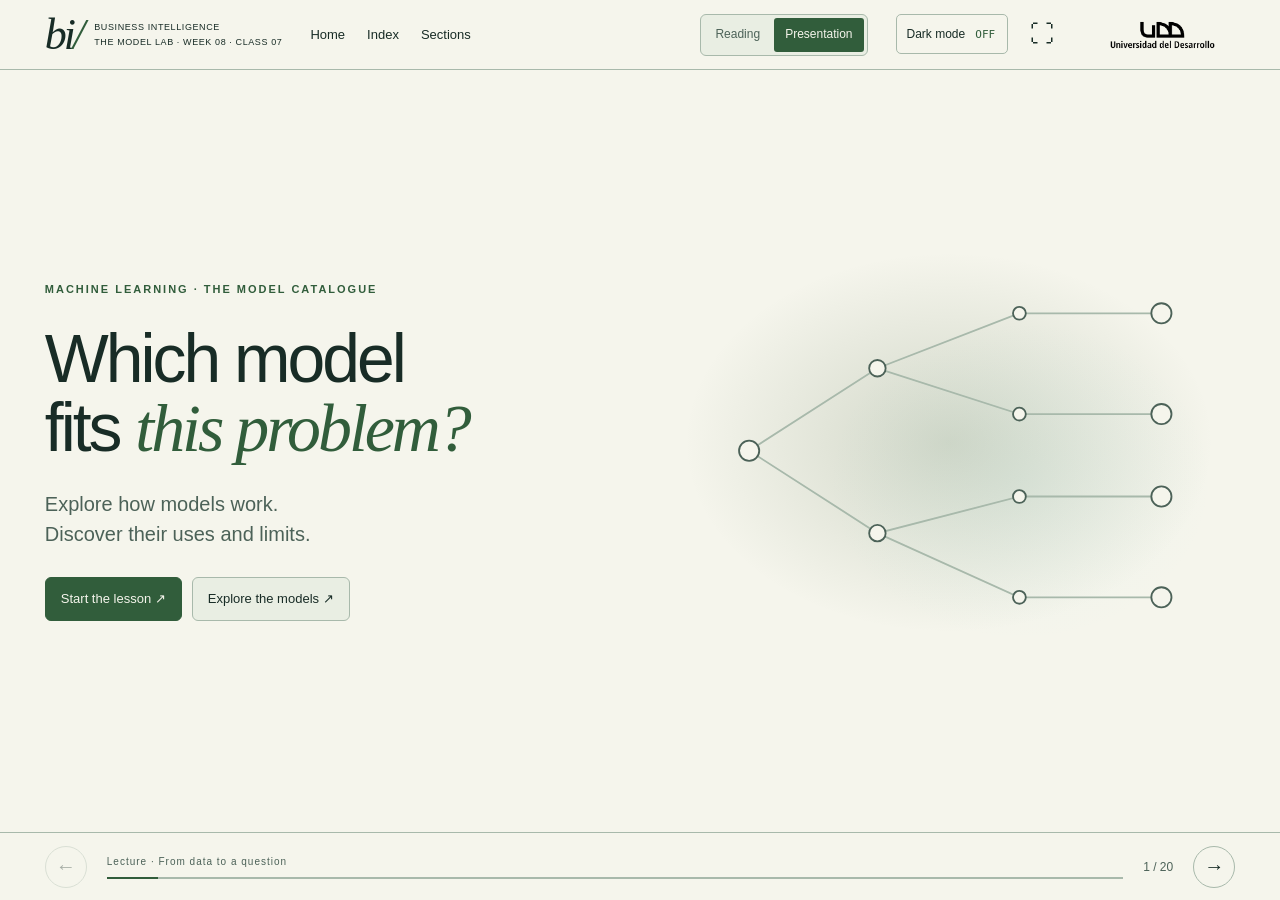
<file: classes/model-catalog/index.html>
<!doctype html>
<html lang="en">
<head><meta charset="utf-8"><meta name="viewport" content="width=device-width,initial-scale=1"><meta name="theme-color" content="#101717"><title>Choose with Evidence · The Model Lab</title><meta name="description" content="An interactive catalogue of ten supervised and unsupervised algorithms, their uses and limits."><script src="../../assets/theme.js"></script><link rel="stylesheet" href="styles.css"><link rel="stylesheet" href="../../assets/site.css"><link rel="stylesheet" href="editorial.css"><link rel="stylesheet" href="../../assets/lesson-chrome.css"></head>
<body class="unified-lesson catalog-lesson" data-mode="present"><div class="publication">
<a class="skip" href="#content">Skip to lesson</a>
<header class="lesson-topbar"><a class="lesson-brand" href="../../index.html" aria-label="Business Intelligence Home"><span class="lesson-wordmark">bi<span>/</span></span><span class="lesson-course">BUSINESS INTELLIGENCE<br>THE MODEL LAB · WEEK 08 · CLASS 07</span></a><nav class="lesson-links" aria-label="Class navigation"><a href="../../index.html">Home</a><a href="../../clases.html">Index</a><button id="menu" aria-haspopup="dialog">Sections</button></nav><div class="lesson-mode-switch" role="group" aria-label="View mode"><button type="button" data-mode-button="explore" aria-pressed="false">Reading</button><button type="button" data-mode-button="present" aria-pressed="true">Presentation</button></div><div class="lesson-tools"><button class="theme-switch" type="button" role="switch" aria-checked="false" aria-label="Dark mode" data-theme-toggle hidden><span>Dark mode</span><span data-theme-state>OFF</span></button><button id="full" class="lesson-fullscreen" aria-label="Toggle full screen">⛶</button></div><div class="site-institution"><span class="site-logo-pair"><img class="site-logo logo-dark" src="../../assets/UDD-blanco.png" alt="Universidad del Desarrollo"><img class="site-logo logo-light" src="../../assets/UDD-negro.png" alt="Universidad del Desarrollo"></span></div></header>
<main id="content" tabindex="-1"></main>
<footer id="presentation-nav" hidden><button id="prev" aria-label="Previous scene">←</button><div class="progress-area"><span id="chapter"></span><div class="track"><div id="progress"></div></div></div><span id="counter" aria-live="polite"></span><button id="next" aria-label="Next scene">→</button></footer>
</div><dialog id="overview" aria-labelledby="menu-title"><div class="lesson-menu-tools"><a href="https://udd.instructure.com/courses/77752/modules">Canvas ↗</a></div><div class="dialog-head"><h2 id="menu-title">Follow the story.<br><em>Keep the reference.</em></h2><button id="close-menu">Close ×</button></div><label for="scene-search">Find a topic or model</label><input id="scene-search" type="search" placeholder="Try: tree, neighbours, clustering"><div id="scene-list"></div></dialog>
<noscript>Enable JavaScript to use the interactive lesson. The lesson uses local files and works without an internet connection.</noscript>
<script src="math.js"></script><script src="catalog.js"></script><script src="model-visuals.js"></script><script src="app.js"></script>
</body></html>
</file>
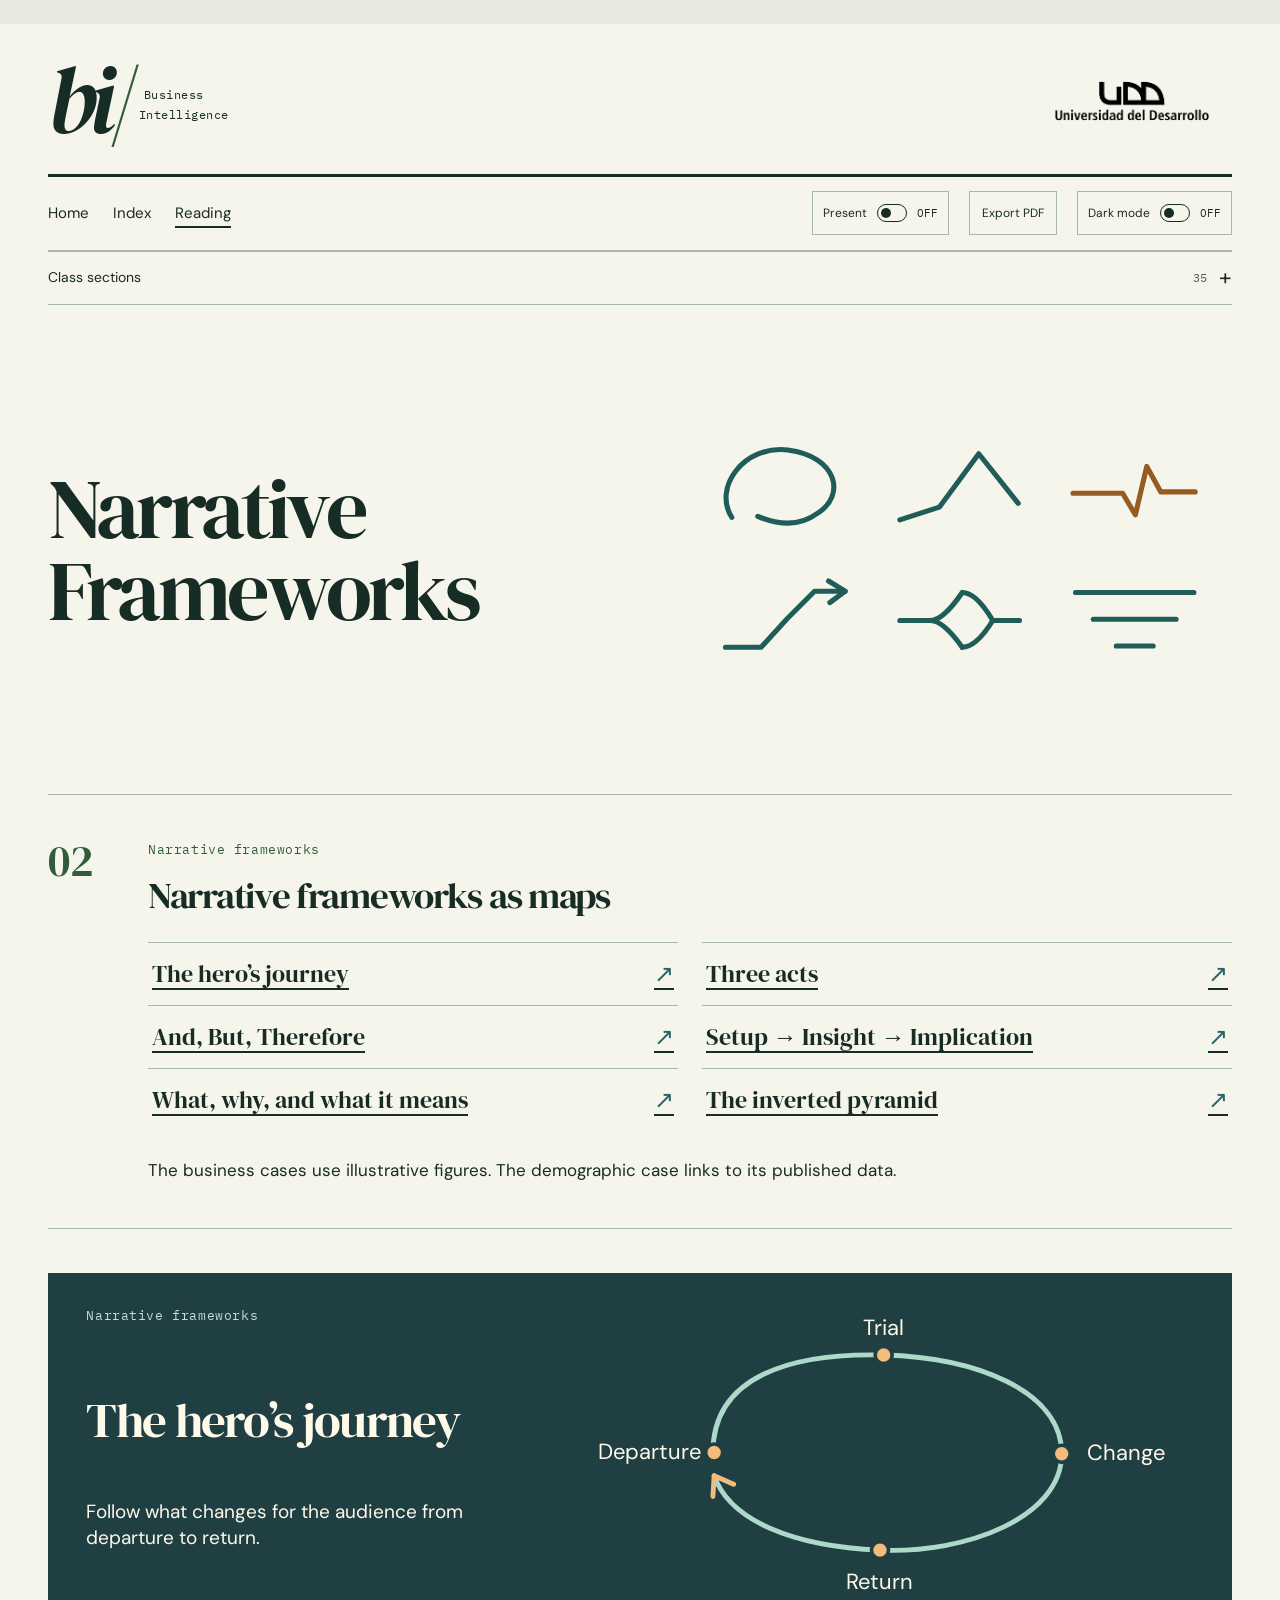
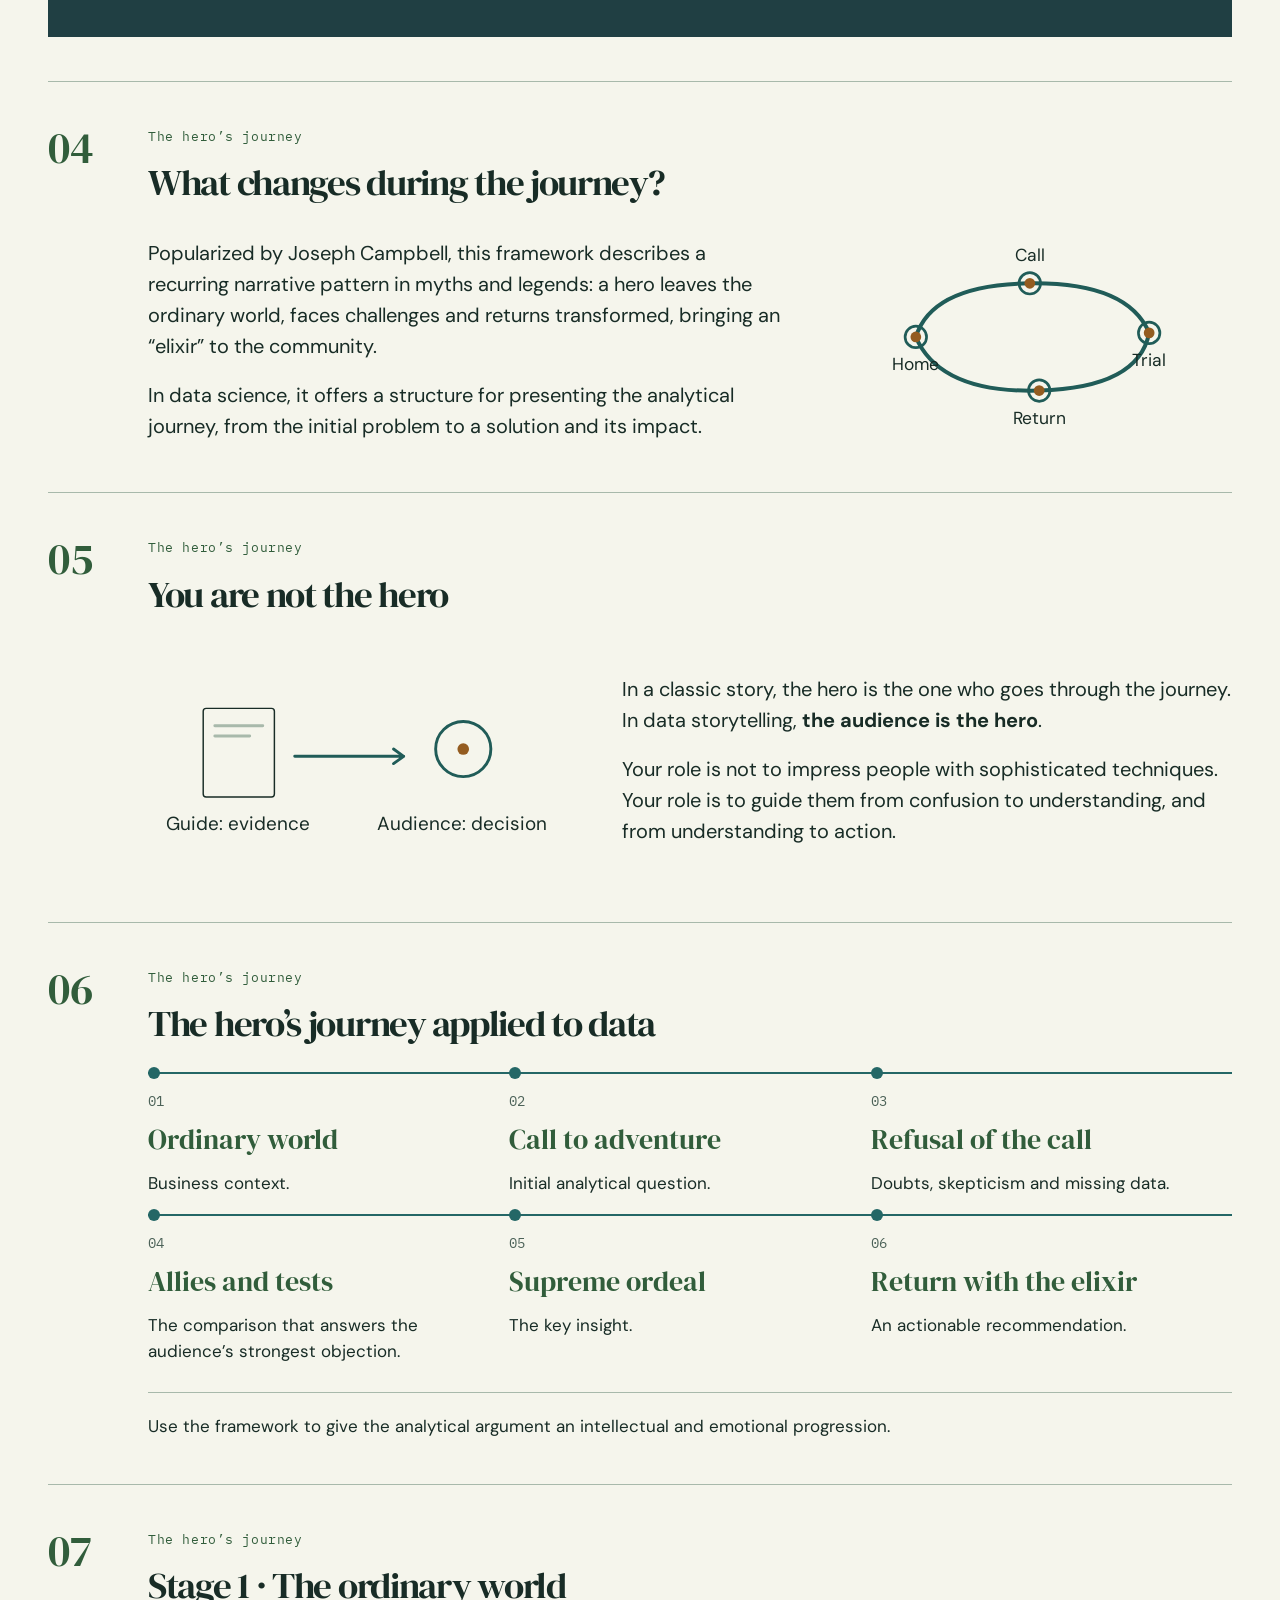
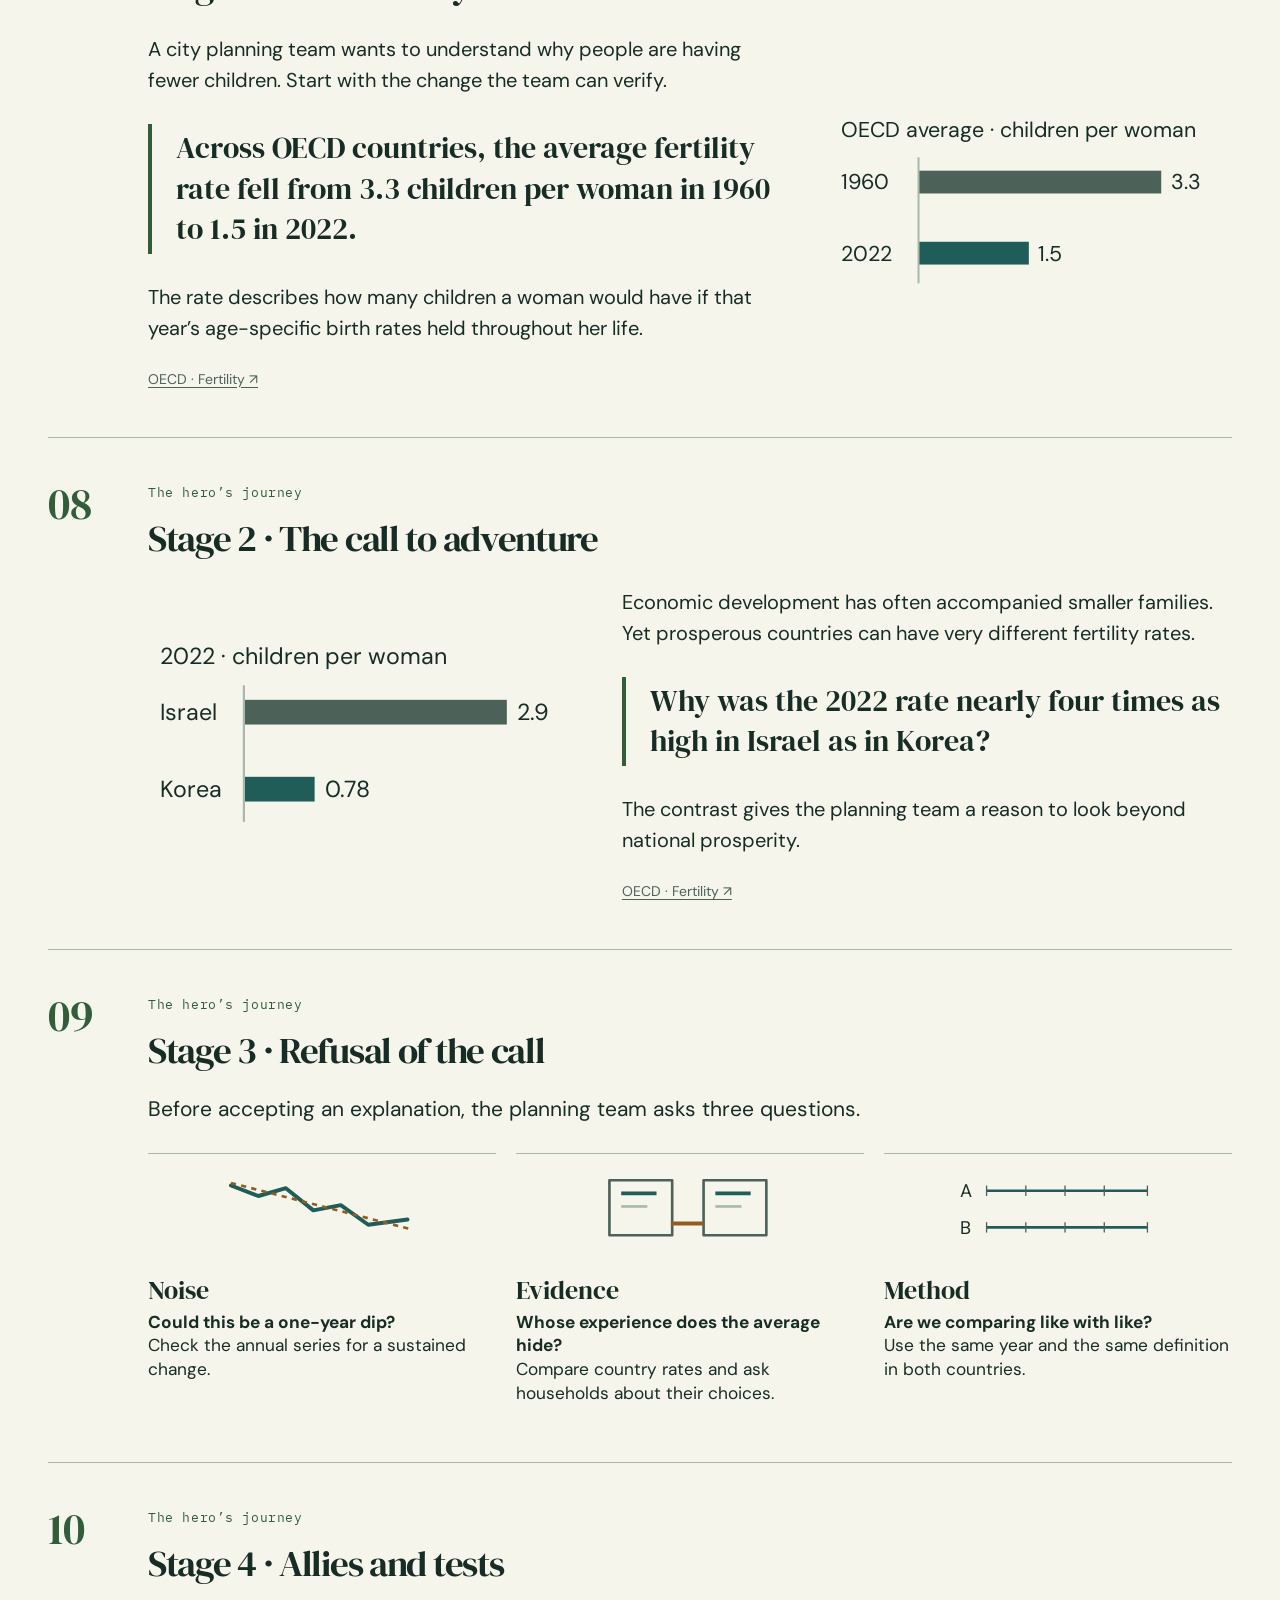
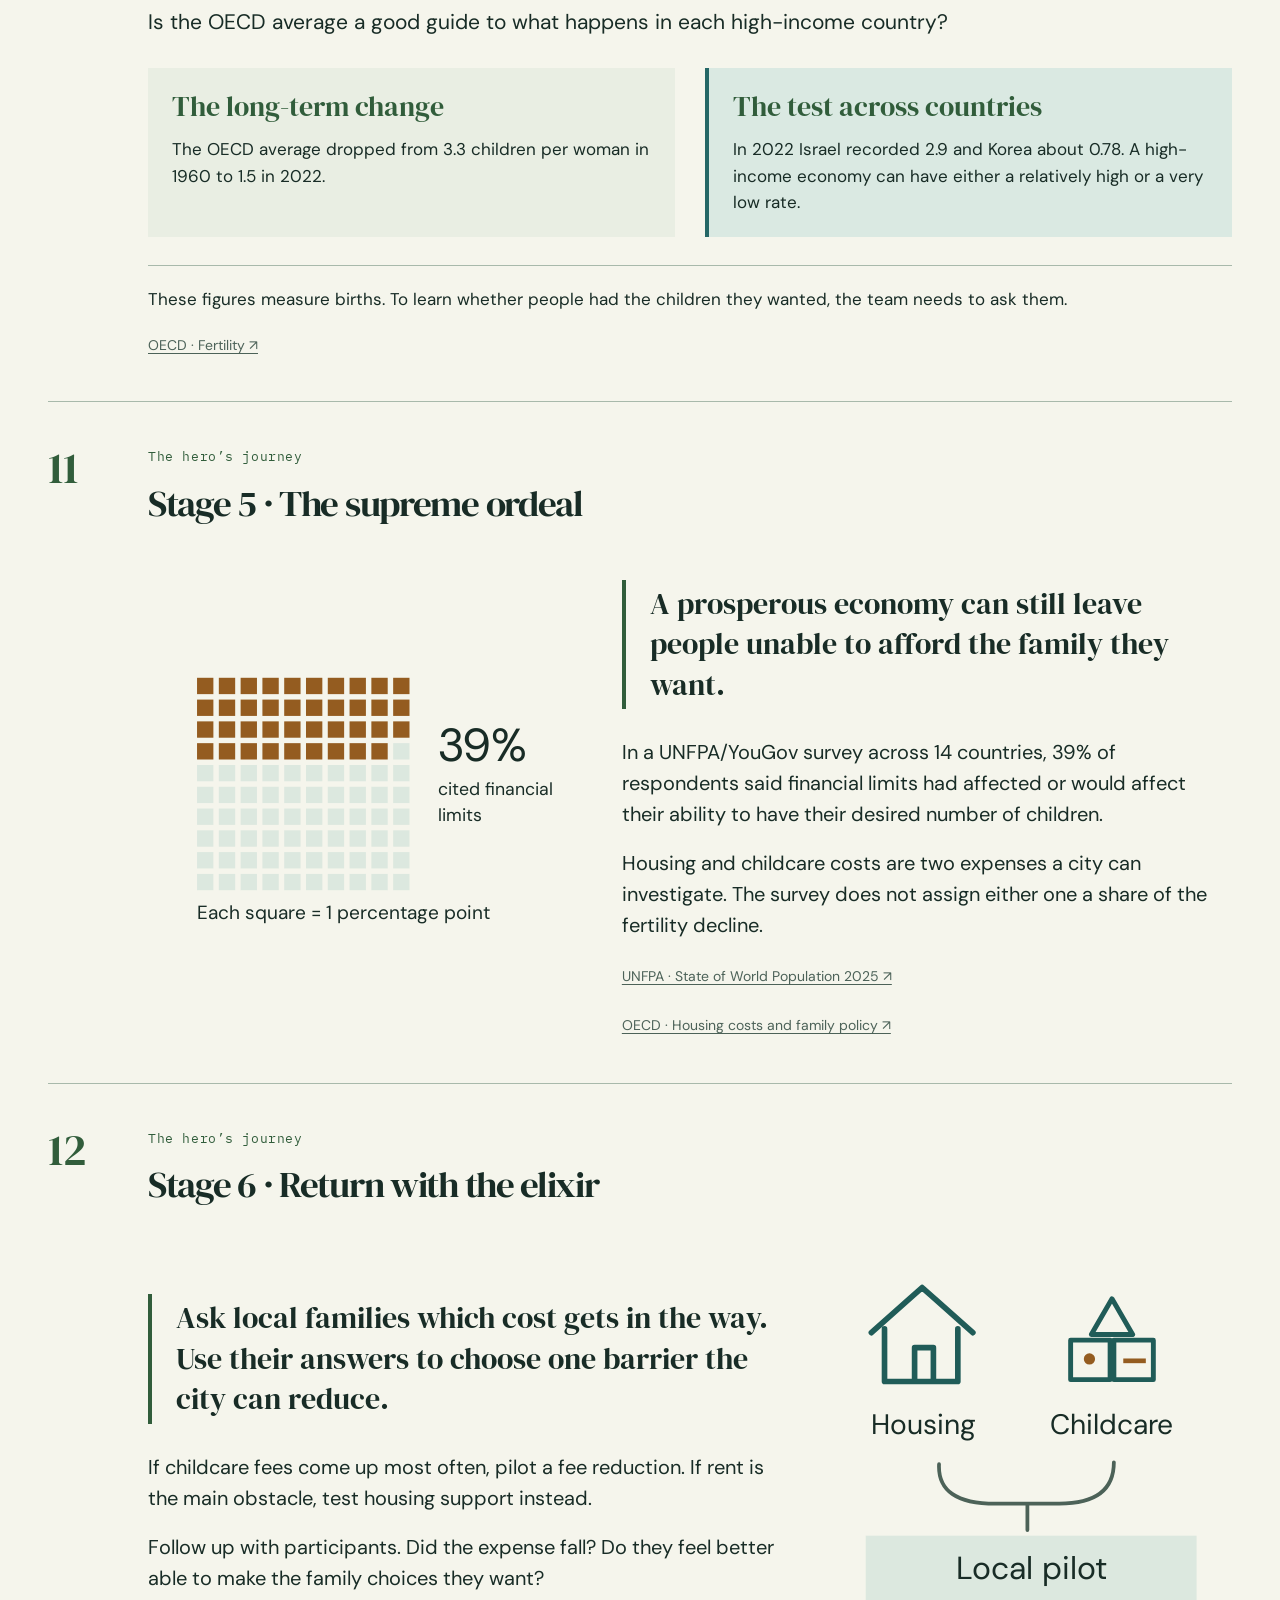
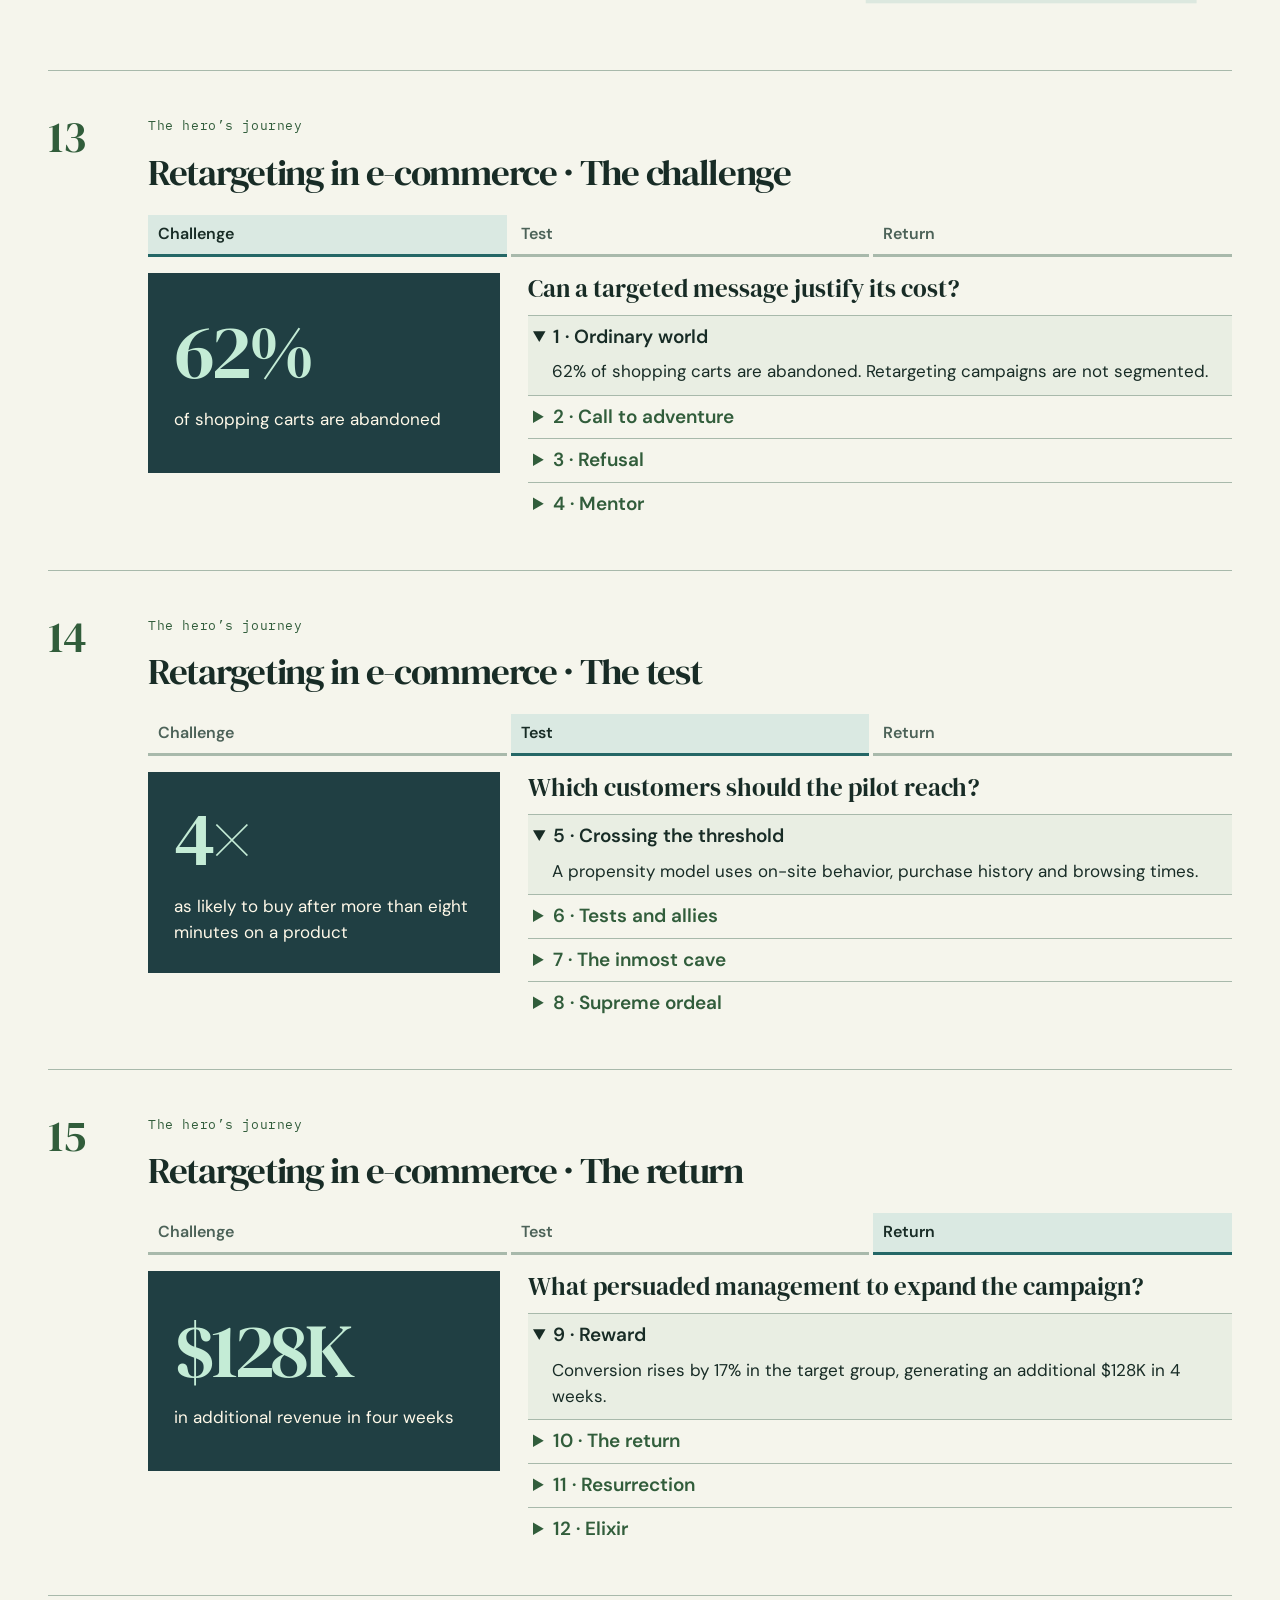
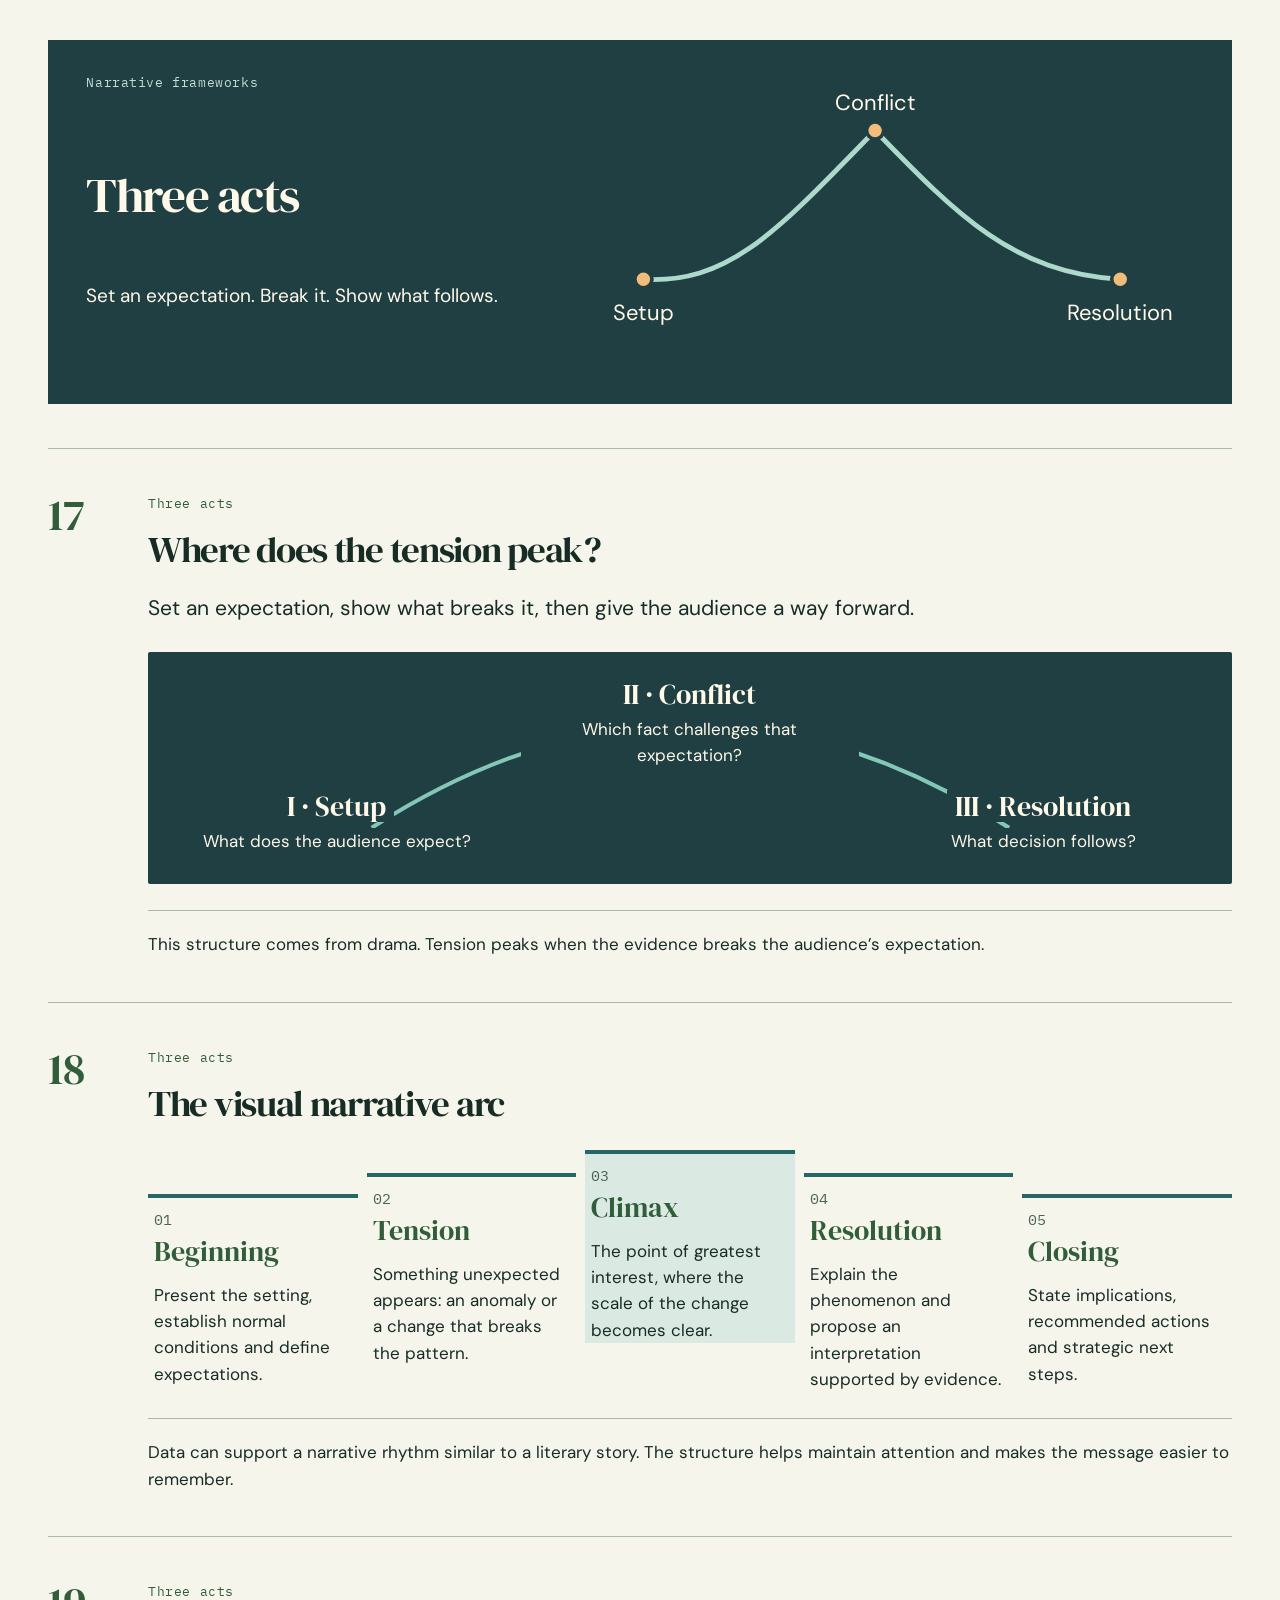
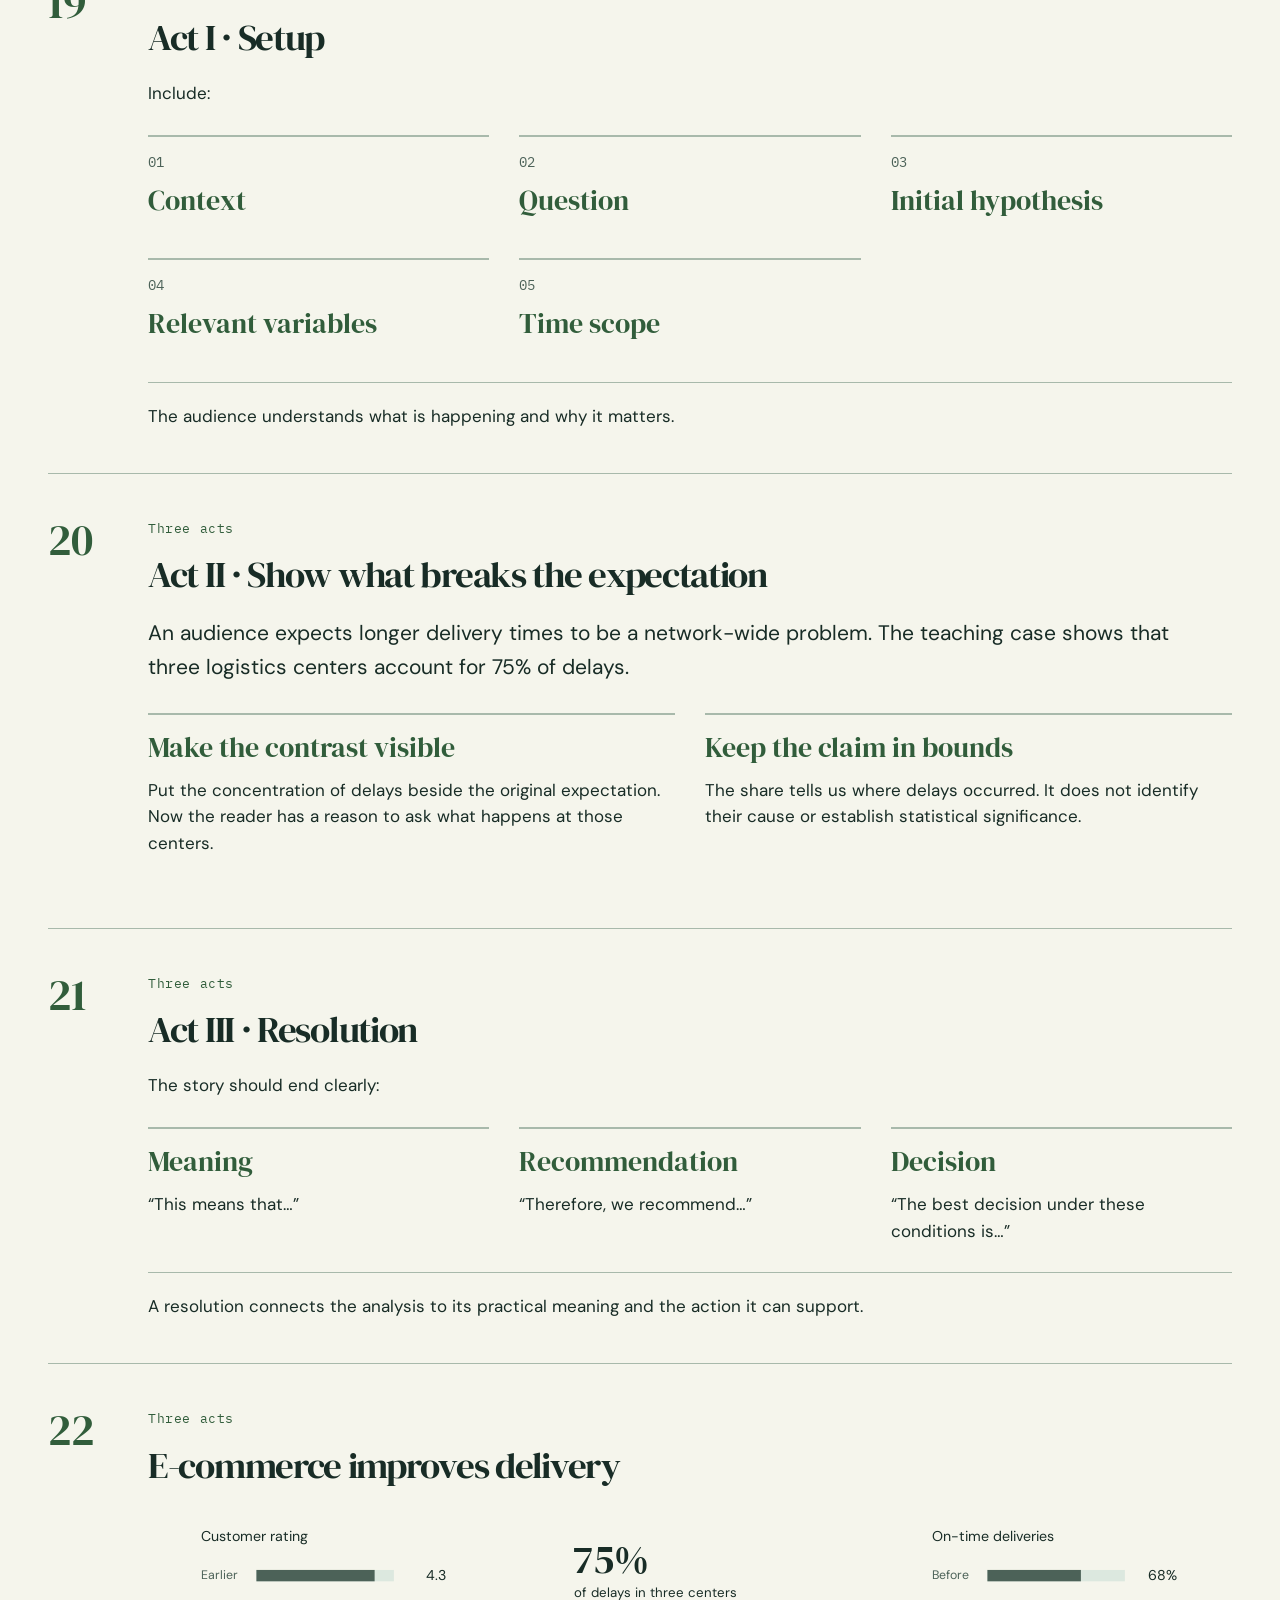
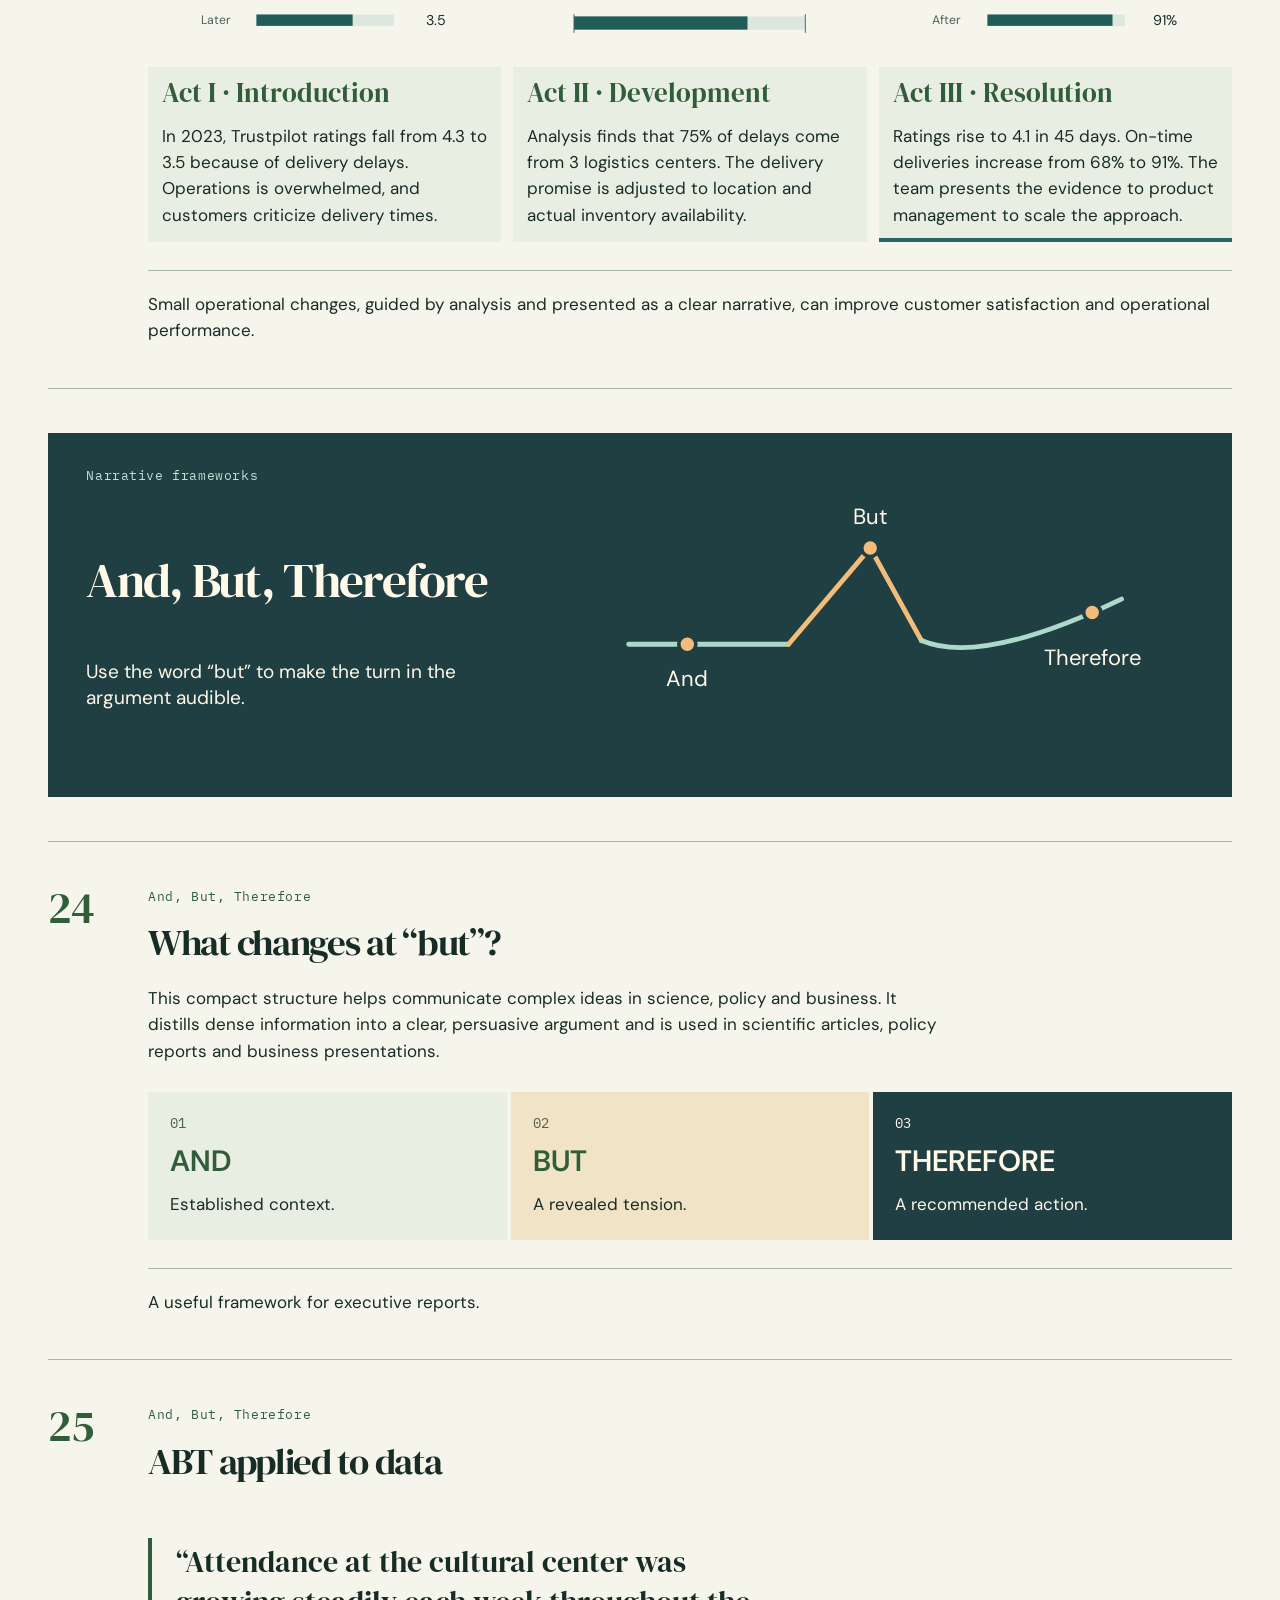
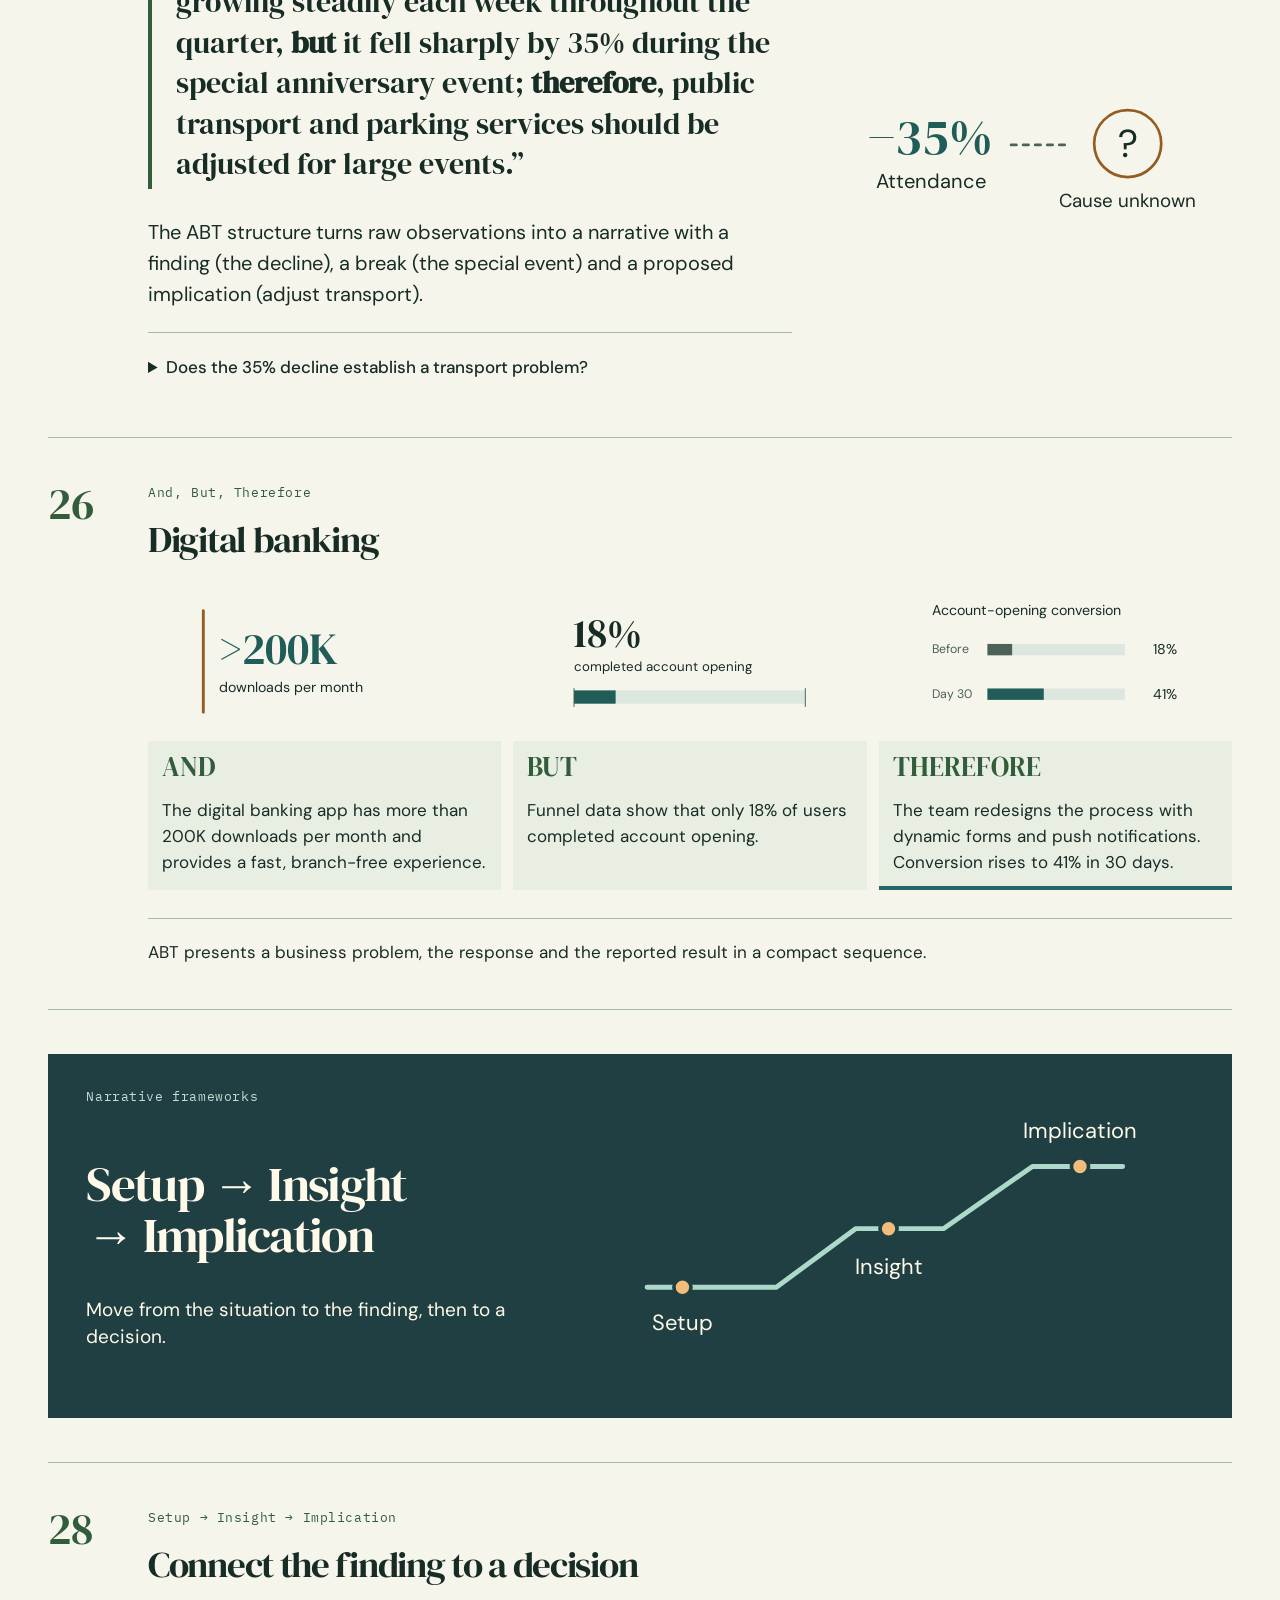
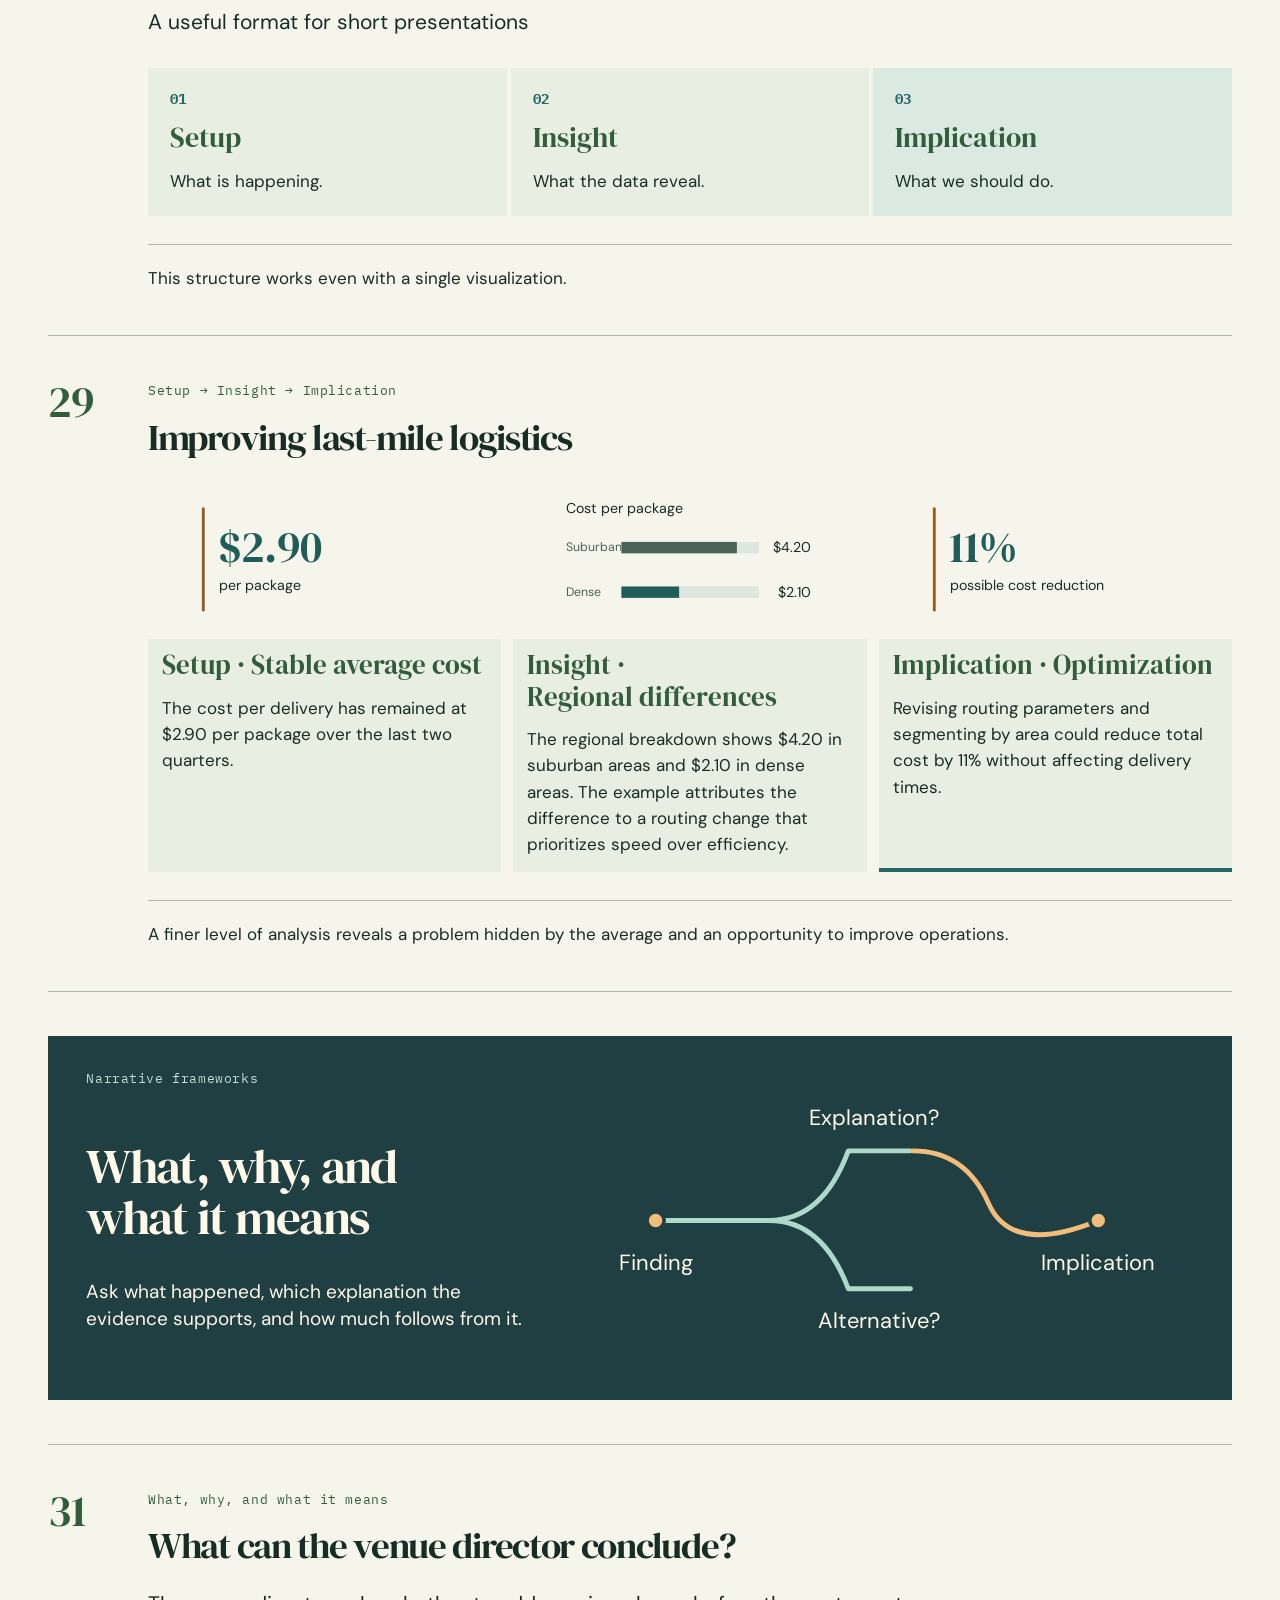
<file: classes/narrative-frameworks/index.html>
<!doctype html>
<html lang="en">
<head>
  <meta charset="utf-8">
  <meta name="viewport" content="width=device-width, initial-scale=1">
  <meta name="description" content="Six ways to organize a data story, with worked examples and a guide to choosing a framework.">
  <title>Narrative Frameworks · BI 2026</title>
  <script src="../../assets/theme.js"></script>
  <link rel="preconnect" href="https://fonts.googleapis.com">
  <link rel="preconnect" href="https://fonts.gstatic.com" crossorigin>
  <link href="https://fonts.googleapis.com/css2?family=DM+Sans:wght@400;500;600;700&family=DM+Serif+Display:ital@0;1&family=IBM+Plex+Mono:wght@400;500&display=swap" rel="stylesheet">
  <link rel="stylesheet" href="../../assets/viz/pliego.css?v=131">
  <link rel="stylesheet" href="../../assets/viz/codificacion.css?v=20261103">
  <link rel="stylesheet" href="../../assets/viz/storytelling/styles.css">
  <script src="../../assets/viz/storytelling/app.js" defer></script>
  <script src="../../assets/viz/storytelling/print.js" defer></script>
  <script src="../../assets/viz/sitio.js?v=133" defer></script>
</head>
<body data-page="lesson">
  <a class="skip-link" href="#contenido">Skip to content</a>
  <div class="publication">
    <header class="masthead">
      <a class="wordmark" href="../../index.html" aria-label="Business Intelligence Home">bi<span>/</span></a>
      <p class="course-name"><span>Business</span> <span>Intelligence</span></p>
      <div class="institution-mark" role="img" aria-label="Universidad del Desarrollo"><img class="institution-dark" src="../../assets/UDD-blanco.png" alt="" width="3018" height="1061"><img class="institution-light" src="../../assets/UDD-negro.png" alt="" width="3018" height="1061"></div>
    </header>
    <div class="navigation-row" data-site-controls>
      <nav aria-label="Course navigation" class="page-nav"><a href="../../index.html">Home</a><a href="../../clases.html">Index</a><span aria-current="page">Reading</span></nav><button class="theme-switch presentation-switch" type="button" role="switch" aria-checked="false" aria-label="Present" data-present-toggle hidden><span>Present</span><span class="theme-track" aria-hidden="true"></span><span class="theme-state" data-present-state aria-hidden="true">OFF</span></button><button type="button" class="pdf-export" data-export-pdf hidden title="Opens printing; choose Save as PDF">Export PDF</button>
      <button class="theme-switch" type="button" role="switch" aria-checked="false" aria-label="Dark mode" data-theme-toggle hidden>
        <span>Dark mode</span><span class="theme-track" aria-hidden="true"></span><span class="theme-state" data-theme-state aria-hidden="true">OFF</span>
      </button>
    </div>
    <main id="contenido"><article class="lesson" data-class="narrative-frameworks">

      <details class="lesson-toc"><summary>Class sections<span class="toc-count">35</span></summary><nav aria-label="Class sections"><a href="#portada"><span class="toc-number" aria-hidden="true">01</span>Narrative Frameworks</a><a href="#f-06"><span class="toc-number" aria-hidden="true">02</span>Narrative frameworks as maps</a><a href="#f-16"><span class="toc-number" aria-hidden="true">03</span>The hero’s journey</a><a href="#f-07"><span class="toc-number" aria-hidden="true">04</span>What changes during the journey?</a><a href="#f-08"><span class="toc-number" aria-hidden="true">05</span>You are not the hero</a><a href="#f-09"><span class="toc-number" aria-hidden="true">06</span>The hero’s journey applied to data</a><a href="#f-10"><span class="toc-number" aria-hidden="true">07</span>Stage 1 · The ordinary world</a><a href="#f-11"><span class="toc-number" aria-hidden="true">08</span>Stage 2 · The call to adventure</a><a href="#f-12"><span class="toc-number" aria-hidden="true">09</span>Stage 3 · Refusal of the call</a><a href="#f-13"><span class="toc-number" aria-hidden="true">10</span>Stage 4 · Allies and tests</a><a href="#f-14"><span class="toc-number" aria-hidden="true">11</span>Stage 5 · The supreme ordeal</a><a href="#f-15"><span class="toc-number" aria-hidden="true">12</span>Stage 6 · Return with the elixir</a><a href="#f-17-1"><span class="toc-number" aria-hidden="true">13</span>Retargeting in e-commerce · The challenge</a><a href="#f-17-2"><span class="toc-number" aria-hidden="true">14</span>Retargeting in e-commerce · The test</a><a href="#f-17-3"><span class="toc-number" aria-hidden="true">15</span>Retargeting in e-commerce · The return</a><a href="#f-23"><span class="toc-number" aria-hidden="true">16</span>Three acts</a><a href="#f-19"><span class="toc-number" aria-hidden="true">17</span>Where does the tension peak?</a><a href="#s-29"><span class="toc-number" aria-hidden="true">18</span>The visual narrative arc</a><a href="#f-20"><span class="toc-number" aria-hidden="true">19</span>Act I · Setup</a><a href="#f-21"><span class="toc-number" aria-hidden="true">20</span>Act II · Show what breaks the expectation</a><a href="#f-22"><span class="toc-number" aria-hidden="true">21</span>Act III · Resolution</a><a href="#f-25"><span class="toc-number" aria-hidden="true">22</span>E-commerce improves delivery</a><a href="#f-27"><span class="toc-number" aria-hidden="true">23</span>And, But, Therefore</a><a href="#f-26"><span class="toc-number" aria-hidden="true">24</span>What changes at “but”?</a><a href="#s-16"><span class="toc-number" aria-hidden="true">25</span>ABT applied to data</a><a href="#f-28"><span class="toc-number" aria-hidden="true">26</span>Digital banking</a><a href="#f-31"><span class="toc-number" aria-hidden="true">27</span>Setup → Insight → Implication</a><a href="#f-30"><span class="toc-number" aria-hidden="true">28</span>Connect the finding to a decision</a><a href="#f-33"><span class="toc-number" aria-hidden="true">29</span>Improving last-mile logistics</a><a href="#why-opening"><span class="toc-number" aria-hidden="true">30</span>What, why, and what it means</a><a href="#why-case"><span class="toc-number" aria-hidden="true">31</span>What can the venue director conclude?</a><a href="#f-35"><span class="toc-number" aria-hidden="true">32</span>The inverted pyramid</a><a href="#f-34"><span class="toc-number" aria-hidden="true">33</span>How much does the reader need?</a><a href="#f-36"><span class="toc-number" aria-hidden="true">34</span>Dynamic pricing in hotels</a><a href="#f-45"><span class="toc-number" aria-hidden="true">35</span>Which framework fits your audience?</a></nav></details><div class="lesson-content"><section class="lesson-section lesson-cover encoding-cover story-section story-title" id="portada" data-scene data-title="Narrative Frameworks"><div class="section-body"><div class="encoding-cover-layout"><h1>Narrative Frameworks</h1><figure class="encoding-cover-art">
<svg class="story-art framework-cover" viewBox="0 0 418 215" xmlns="http://www.w3.org/2000/svg" role="img" aria-label="Six animated forms represent the journey, three acts, ABT, setup–insight–implication, what–why–meaning and the inverted pyramid."><g transform="translate(11 16)"><title>Departure and return</title><path d="M14 66 C-1 43 23 9 58 13 C97 18 104 49 81 63 Q62 77 34 65" fill="none" stroke="var(--rule)" stroke-width="2" stroke-linejoin="round" stroke-linecap="round" /><path d="M14 66 C-1 43 23 9 58 13 C97 18 104 49 81 63 Q62 77 34 65" fill="none" stroke="var(--art-focus)" stroke-width="4" stroke-linejoin="round" stroke-linecap="round" class="cover-stroke" pathLength="1" style="--draw-delay:0.00s"/></g><g transform="translate(148 16)"><title>Three acts</title><path d="M9 68 L40 58 L71 16 L102 55" fill="none" stroke="var(--rule)" stroke-width="2" stroke-linejoin="round" stroke-linecap="round" /><path d="M9 68 L40 58 L71 16 L102 55" fill="none" stroke="var(--art-focus)" stroke-width="4" stroke-linejoin="round" stroke-linecap="round" class="cover-stroke" pathLength="1" style="--draw-delay:0.44s"/></g><g transform="translate(285 16)"><title>Context, disruption, response</title><path d="M8 47 H47 L57 64 L66 26 L77 46 H104" fill="none" stroke="var(--rule)" stroke-width="2" stroke-linejoin="round" stroke-linecap="round" /><path d="M8 47 H47 L57 64 L66 26 L77 46 H104" fill="none" stroke="var(--art-gold)" stroke-width="4" stroke-linejoin="round" stroke-linecap="round" class="cover-stroke" pathLength="1" style="--draw-delay:0.88s"/></g><g transform="translate(11 119)"><title>Setup, insight, implication</title><path d="M9 65 H37 L58 42 L79 21 H103" fill="none" stroke="var(--rule)" stroke-width="2" stroke-linejoin="round" stroke-linecap="round" /><path d="M9 65 H37 L58 42 L79 21 H103" fill="none" stroke="var(--art-focus)" stroke-width="4" stroke-linejoin="round" stroke-linecap="round" class="cover-stroke" pathLength="1" style="--draw-delay:1.32s"/><path d="M90 13 L103 21 L91 30" fill="none" stroke="var(--rule)" stroke-width="2" stroke-linejoin="round" stroke-linecap="round" /><path d="M90 13 L103 21 L91 30" fill="none" stroke="var(--art-focus)" stroke-width="4" stroke-linejoin="round" stroke-linecap="round" class="cover-stroke" pathLength="1" style="--draw-delay:1.50s"/></g><g transform="translate(148 119)"><title>What, why, meaning</title><path d="M9 44 H33 M33 44 Q43 44 58 22 M33 44 Q43 44 58 65 M58 22 Q69 22 82 44 H103" fill="none" stroke="var(--rule)" stroke-width="2" stroke-linejoin="round" stroke-linecap="round" /><path d="M9 44 H33 M33 44 Q43 44 58 22 M33 44 Q43 44 58 65 M58 22 Q69 22 82 44 H103" fill="none" stroke="var(--art-focus)" stroke-width="4" stroke-linejoin="round" stroke-linecap="round" class="cover-stroke" pathLength="1" style="--draw-delay:1.76s"/><path d="M58 65 Q69 65 82 44" fill="none" stroke="var(--rule)" stroke-width="2" stroke-linejoin="round" stroke-linecap="round" /><path d="M58 65 Q69 65 82 44" fill="none" stroke="var(--art-focus)" stroke-width="4" stroke-linejoin="round" stroke-linecap="round" class="cover-stroke" pathLength="1" style="--draw-delay:1.94s"/></g><g transform="translate(285 119)"><title>Conclusion first, then detail</title><path d="M10 22 H103" fill="none" stroke="var(--rule)" stroke-width="2" stroke-linejoin="round" stroke-linecap="round" /><path d="M10 22 H103" fill="none" stroke="var(--art-focus)" stroke-width="4" stroke-linejoin="round" stroke-linecap="round" class="cover-stroke" pathLength="1" style="--draw-delay:2.20s"/><path d="M24 43 H89" fill="none" stroke="var(--rule)" stroke-width="2" stroke-linejoin="round" stroke-linecap="round" /><path d="M24 43 H89" fill="none" stroke="var(--art-focus)" stroke-width="4" stroke-linejoin="round" stroke-linecap="round" class="cover-stroke" pathLength="1" style="--draw-delay:2.38s"/><path d="M42 64 H71" fill="none" stroke="var(--rule)" stroke-width="2" stroke-linejoin="round" stroke-linecap="round" /><path d="M42 64 H71" fill="none" stroke="var(--art-focus)" stroke-width="4" stroke-linejoin="round" stroke-linecap="round" class="cover-stroke" pathLength="1" style="--draw-delay:2.56s"/></g></svg>
</figure></div></div></section>
<section class="lesson-section visual-section encoding-section story-section" id="f-06" data-scene data-title="Narrative frameworks as maps" data-source="06-frameworks" data-source-page="6"><div class="section-no"><span>02</span></div><div class="section-body"><span class="eyebrow encoding-family">Narrative frameworks</span><h2>Narrative frameworks as maps</h2><nav class="framework-index" aria-label="Narrative frameworks"><a href="#f-16">The hero’s journey<span aria-hidden="true"> ↗</span></a><a href="#f-23">Three acts<span aria-hidden="true"> ↗</span></a><a href="#f-27">And, But, Therefore<span aria-hidden="true"> ↗</span></a><a href="#f-31">Setup → Insight → Implication<span aria-hidden="true"> ↗</span></a><a href="#why-opening">What, why, and what it means<span aria-hidden="true"> ↗</span></a><a href="#f-35">The inverted pyramid<span aria-hidden="true"> ↗</span></a></nav><p class="framework-source">The business cases use illustrative figures. The demographic case links to its published data.</p></div></section>
<section class="lesson-section visual-section encoding-section story-section" id="f-16" data-layout="framework-opening" data-scene data-title="The hero’s journey" data-source="06-frameworks" data-source-page="7"><div class="section-no"><span>03</span></div><div class="section-body"><span class="eyebrow encoding-family">Narrative frameworks</span><h2>The hero’s journey</h2><p class="chapter-premise">Follow what changes for the audience from departure to return.</p>
<svg class="chapter-art" viewBox="0 0 500 246" role="img" aria-label="A journey leaves its starting point, passes a trial and returns changed.">
<path class="chapter-trace" pathLength="1" style="--delay:0s" d="M109 121 C109 58 174 39 249 41 S395 70 395 122 S317 204 246 201 S123 177 110 140"/><path class="chapter-trace accent" pathLength="1" style="--delay:1.45s" d="M109 157l1-17 16 7"/><g><circle class="chapter-stop" cx="110" cy="121" r="7" style="--delay:0s"/><text x="57" y="126">Departure</text></g><g><circle class="chapter-stop" cx="249" cy="41" r="7" style="--delay:0.55s"/><text x="249" y="25">Trial</text></g><g><circle class="chapter-stop" cx="395" cy="122" r="7" style="--delay:1s"/><text x="448" y="127">Change</text></g><g><circle class="chapter-stop" cx="246" cy="201" r="7" style="--delay:1.45s"/><text x="246" y="233">Return</text></g>
</svg></div></section>
<section class="lesson-section visual-section encoding-section story-section story-split" id="f-07" data-scene data-title="What changes during the journey?" data-source="06-frameworks" data-source-page="7"><div class="section-no"><span>04</span></div><div class="section-body"><span class="eyebrow encoding-family">The hero’s journey</span><h2>What changes during the journey?</h2><div class="story-spread"><div class="story-copy"><p>Popularized by Joseph Campbell, this framework describes a recurring narrative pattern in myths and legends: a hero leaves the ordinary world, faces challenges and returns transformed, bringing an “elixir” to the community.</p><p>In data science, it offers a structure for presenting the analytical journey, from the initial problem to a solution and its impact.</p></div><figure class="story-figure">
<svg class="story-art" xmlns="http://www.w3.org/2000/svg" viewBox="0 0 300 162" role="img" aria-label="The audience leaves familiar ground and returns with a decision.">
<path d="M64 79 Q76 40 149 39 T238 76 Q230 117 156 119 T64 79" stroke="var(--art-focus)" stroke-width="3" fill="none" stroke-linecap="round" stroke-linejoin="round" />
<circle cx="64" cy="79" r="8" fill="none" stroke="var(--art-focus)" stroke-width="2"/>
<circle cx="64.00" cy="79.00" r="4" fill="var(--art-gold)"/>
<text x="64" y="104" text-anchor="middle" fill="var(--ink)" font-size="13" font-family="var(--sans)">Home</text>
<circle cx="149" cy="39" r="8" fill="none" stroke="var(--art-focus)" stroke-width="2"/>
<circle cx="149.00" cy="39.00" r="4" fill="var(--art-gold)"/>
<text x="149" y="22" text-anchor="middle" fill="var(--ink)" font-size="13" font-family="var(--sans)">Call</text>
<circle cx="238" cy="76" r="8" fill="none" stroke="var(--art-focus)" stroke-width="2"/>
<circle cx="238.00" cy="76.00" r="4" fill="var(--art-gold)"/>
<text x="238" y="101" text-anchor="middle" fill="var(--ink)" font-size="13" font-family="var(--sans)">Trial</text>
<circle cx="156" cy="119" r="8" fill="none" stroke="var(--art-focus)" stroke-width="2"/>
<circle cx="156.00" cy="119.00" r="4" fill="var(--art-gold)"/>
<text x="156" y="144" text-anchor="middle" fill="var(--ink)" font-size="13" font-family="var(--sans)">Return</text>
</svg>
</figure></div></div></section>
<section class="lesson-section visual-section encoding-section story-section story-split" id="f-08" data-layout="image-first" data-scene data-title="You are not the hero" data-source="06-frameworks" data-source-page="8"><div class="section-no"><span>05</span></div><div class="section-body"><span class="eyebrow encoding-family">The hero’s journey</span><h2>You are not the hero</h2><div class="story-spread"><div class="story-copy"><p>In a classic story, the hero is the one who goes through the journey. In data storytelling, <strong>the audience is the hero</strong>.</p><p>Your role is not to impress people with sophisticated techniques. Your role is to guide them from confusion to understanding, and from understanding to action.</p></div><figure class="story-figure">
<svg class="story-art" xmlns="http://www.w3.org/2000/svg" viewBox="0 0 300 162" role="img" aria-label="The guide supplies evidence; the audience makes the decision.">
<rect x="38" y="45" width="49" height="61" rx="2" fill="var(--paper)" stroke="var(--ink)"/>
<path d="M46 57h33m-33 7h24" stroke="var(--rule)" stroke-width="2" fill="none" stroke-linecap="round" stroke-linejoin="round" />
<path d="M101 78H176m-7 -5 7 5 -7 5" stroke="var(--art-focus)" stroke-width="2" fill="none" stroke-linecap="round" stroke-linejoin="round" />
<circle cx="217" cy="73" r="19" fill="none" stroke="var(--art-focus)" stroke-width="2"/>
<circle cx="217.00" cy="73.00" r="4" fill="var(--art-gold)"/>
<text x="62" y="129" text-anchor="middle" fill="var(--ink)" font-size="13" font-family="var(--sans)">Guide: evidence</text>
<text x="216" y="129" text-anchor="middle" fill="var(--ink)" font-size="13" font-family="var(--sans)">Audience: decision</text>
</svg>
</figure></div></div></section>
<section class="lesson-section visual-section encoding-section story-section story-" id="f-09" data-layout="timeline" data-scene data-title="The hero’s journey applied to data" data-source="06-frameworks" data-source-page="9"><div class="section-no"><span>06</span></div><div class="section-body"><span class="eyebrow encoding-family">The hero’s journey</span><h2>The hero’s journey applied to data</h2><div class="story-grid cols-3"><section class="story-card"><span class="step-no">01</span><h3>Ordinary world</h3><p>Business context.</p></section><section class="story-card"><span class="step-no">02</span><h3>Call to adventure</h3><p>Initial analytical question.</p></section><section class="story-card"><span class="step-no">03</span><h3>Refusal of the call</h3><p>Doubts, skepticism and missing data.</p></section><section class="story-card"><span class="step-no">04</span><h3>Allies and tests</h3><p>The comparison that answers the audience’s strongest objection.</p></section><section class="story-card"><span class="step-no">05</span><h3>Supreme ordeal</h3><p>The key insight.</p></section><section class="story-card"><span class="step-no">06</span><h3>Return with the elixir</h3><p>An actionable recommendation.</p></section></div><p class="story-note">Use the framework to give the analytical argument an intellectual and emotional progression.</p></div></section>
<section class="lesson-section visual-section encoding-section story-section story-split" id="f-10" data-scene data-title="Stage 1 · The ordinary world" data-source="06-frameworks" data-source-page="10"><div class="section-no"><span>07</span></div><div class="section-body"><span class="eyebrow encoding-family">The hero’s journey</span><h2>Stage 1 · The ordinary world</h2><div class="story-spread"><div class="story-copy"><p>A city planning team wants to understand why people are having fewer children. Start with the change the team can verify.</p><blockquote>Across OECD countries, the average fertility rate fell from 3.3 children per woman in 1960 to 1.5 in 2022.</blockquote><p>The rate describes how many children a woman would have if that year’s age-specific birth rates held throughout her life.</p><p class="framework-source"><a href="https://www.oecd.org/en/publications/society-at-a-glance-2024_918d8db3-en/full-report/fertility_748a5055.html" target="_blank" rel="noopener">OECD · Fertility ↗</a></p></div><figure class="story-figure"><svg class="teaching-plot" viewBox="0 0 300 156" xmlns="http://www.w3.org/2000/svg" role="img" aria-label="OECD average total fertility rate. 3.3 in 1960 and 1.5 in 2022."><text x="8" y="21" fill="var(--ink)" font-size="16" font-family="var(--sans)" text-anchor="start">OECD average · children per woman</text><text x="8" y="60" fill="var(--ink)" font-size="16" font-family="var(--sans)" text-anchor="start">1960</text><rect x="66" y="46" width="181.0" height="17" fill="var(--muted)"/><text x="254.0" y="60" fill="var(--ink)" font-size="16" font-family="var(--sans)" text-anchor="start">3.3</text><text x="8" y="113" fill="var(--ink)" font-size="16" font-family="var(--sans)" text-anchor="start">2022</text><rect x="66" y="99" width="82.27272727272728" height="17" fill="var(--art-focus)"/><text x="155.27272727272728" y="113" fill="var(--ink)" font-size="16" font-family="var(--sans)" text-anchor="start">1.5</text><line x1="66" y1="36" x2="66" y2="130" stroke="var(--rule)" stroke-width="1.5" stroke-dasharray=""/></svg></figure></div></div></section>
<section class="lesson-section visual-section encoding-section story-section story-split" id="f-11" data-layout="image-first" data-scene data-title="Stage 2 · The call to adventure" data-source="06-frameworks" data-source-page="11"><div class="section-no"><span>08</span></div><div class="section-body"><span class="eyebrow encoding-family">The hero’s journey</span><h2>Stage 2 · The call to adventure</h2><div class="story-spread"><div class="story-copy"><p>Economic development has often accompanied smaller families. Yet prosperous countries can have very different fertility rates.</p><blockquote>Why was the 2022 rate nearly four times as high in Israel as in Korea?</blockquote><p>The contrast gives the planning team a reason to look beyond national prosperity.</p><p class="framework-source"><a href="https://www.oecd.org/en/publications/society-at-a-glance-2024_918d8db3-en/full-report/fertility_748a5055.html" target="_blank" rel="noopener">OECD · Fertility ↗</a></p></div><figure class="story-figure"><svg class="teaching-plot" viewBox="0 0 300 156" xmlns="http://www.w3.org/2000/svg" role="img" aria-label="In 2022 Israel recorded 2.9 children per woman and Korea about 0.78."><text x="8" y="21" fill="var(--ink)" font-size="16" font-family="var(--sans)" text-anchor="start">2022 · children per woman</text><text x="8" y="60" fill="var(--ink)" font-size="16" font-family="var(--sans)" text-anchor="start">Israel</text><rect x="66" y="46" width="181.0" height="17" fill="var(--muted)"/><text x="254.0" y="60" fill="var(--ink)" font-size="16" font-family="var(--sans)" text-anchor="start">2.9</text><text x="8" y="113" fill="var(--ink)" font-size="16" font-family="var(--sans)" text-anchor="start">Korea</text><rect x="66" y="99" width="48.68275862068966" height="17" fill="var(--art-focus)"/><text x="121.68275862068967" y="113" fill="var(--ink)" font-size="16" font-family="var(--sans)" text-anchor="start">0.78</text><line x1="66" y1="36" x2="66" y2="130" stroke="var(--rule)" stroke-width="1.5" stroke-dasharray=""/></svg></figure></div></div></section>
<section class="lesson-section visual-section encoding-section story-section story-split" id="f-12" data-scene data-title="Stage 3 · Refusal of the call" data-source="06-frameworks" data-source-page="12"><div class="section-no"><span>09</span></div><div class="section-body"><span class="eyebrow encoding-family">The hero’s journey</span><h2>Stage 3 · Refusal of the call</h2><p class="lead">Before accepting an explanation, the planning team asks three questions.</p><div class="evidence-cards columns-3"><section class="evidence-item"><svg class="teaching-plot" viewBox="0 0 160 78" xmlns="http://www.w3.org/2000/svg" role="img" aria-label="Illustrative series with short fluctuations around a trend."><path d="M10 18 L31 26 L52 20 L73 37 L94 33 L115 48 L145 44" fill="none" stroke="var(--art-focus)" stroke-width="3" stroke-linejoin="round" stroke-linecap="round" /><line x1="10" y1="16" x2="146" y2="51" stroke="var(--art-gold)" stroke-width="2" stroke-dasharray="4 4"/></svg><h3>Noise</h3><p><strong>Could this be a one-year dip?</strong></p><p>Check the annual series for a sustained change.</p></section><section class="evidence-item"><svg class="teaching-plot" viewBox="0 0 160 78" xmlns="http://www.w3.org/2000/svg" role="img" aria-label="Two evidence sources, a country series and a household survey."><path d="M18 14H66V56H18Z M90 14H138V56H90Z" fill="none" stroke="var(--muted)" stroke-width="2" stroke-linejoin="round" stroke-linecap="round" /><line x1="27" y1="24" x2="54" y2="24" stroke="var(--art-focus)" stroke-width="3" stroke-dasharray=""/><line x1="27" y1="34" x2="47" y2="34" stroke="var(--rule)" stroke-width="2" stroke-dasharray=""/><line x1="99" y1="24" x2="126" y2="24" stroke="var(--art-focus)" stroke-width="3" stroke-dasharray=""/><line x1="99" y1="34" x2="119" y2="34" stroke="var(--rule)" stroke-width="2" stroke-dasharray=""/><line x1="65" y1="47" x2="90" y2="47" stroke="var(--art-gold)" stroke-width="3" stroke-dasharray=""/></svg><h3>Evidence</h3><p><strong>Whose experience does the average hide?</strong></p><p>Compare country rates and ask households about their choices.</p></section><section class="evidence-item"><svg class="teaching-plot" viewBox="0 0 160 78" xmlns="http://www.w3.org/2000/svg" role="img" aria-label="Two aligned rulers represent comparable measurements."><text x="5" y="27" fill="var(--ink)" font-size="14" font-family="var(--sans)" text-anchor="start">A</text><text x="5" y="55" fill="var(--ink)" font-size="14" font-family="var(--sans)" text-anchor="start">B</text><line x1="25" y1="22" x2="148" y2="22" stroke="var(--art-focus)" stroke-width="2" stroke-dasharray=""/><line x1="25" y1="18" x2="25" y2="26" stroke="var(--muted)" stroke-width="1" stroke-dasharray=""/><line x1="55" y1="18" x2="55" y2="26" stroke="var(--muted)" stroke-width="1" stroke-dasharray=""/><line x1="85" y1="18" x2="85" y2="26" stroke="var(--muted)" stroke-width="1" stroke-dasharray=""/><line x1="115" y1="18" x2="115" y2="26" stroke="var(--muted)" stroke-width="1" stroke-dasharray=""/><line x1="148" y1="18" x2="148" y2="26" stroke="var(--muted)" stroke-width="1" stroke-dasharray=""/><line x1="25" y1="50" x2="148" y2="50" stroke="var(--art-focus)" stroke-width="2" stroke-dasharray=""/><line x1="25" y1="46" x2="25" y2="54" stroke="var(--muted)" stroke-width="1" stroke-dasharray=""/><line x1="55" y1="46" x2="55" y2="54" stroke="var(--muted)" stroke-width="1" stroke-dasharray=""/><line x1="85" y1="46" x2="85" y2="54" stroke="var(--muted)" stroke-width="1" stroke-dasharray=""/><line x1="115" y1="46" x2="115" y2="54" stroke="var(--muted)" stroke-width="1" stroke-dasharray=""/><line x1="148" y1="46" x2="148" y2="54" stroke="var(--muted)" stroke-width="1" stroke-dasharray=""/></svg><h3>Method</h3><p><strong>Are we comparing like with like?</strong></p><p>Use the same year and the same definition in both countries.</p></section></div></div></section>
<section class="lesson-section visual-section encoding-section story-section story-" id="f-13" data-layout="contrast" data-scene data-title="Stage 4 · Allies and tests" data-source="06-frameworks" data-source-page="13"><div class="section-no"><span>10</span></div><div class="section-body"><span class="eyebrow encoding-family">The hero’s journey</span><h2>Stage 4 · Allies and tests</h2><p class="lead">Is the OECD average a good guide to what happens in each high-income country?</p><div class="story-grid cols-2"><section class="story-card"><h3>The long-term change</h3><p>The OECD average dropped from 3.3 children per woman in 1960 to 1.5 in 2022.</p></section><section class="story-card"><h3>The test across countries</h3><p>In 2022 Israel recorded 2.9 and Korea about 0.78. A high-income economy can have either a relatively high or a very low rate.</p></section></div><p class="story-note">These figures measure births. To learn whether people had the children they wanted, the team needs to ask them.</p><p class="framework-source"><a href="https://www.oecd.org/en/publications/society-at-a-glance-2024_918d8db3-en/full-report/fertility_748a5055.html" target="_blank" rel="noopener">OECD · Fertility ↗</a></p></div></section>
<section class="lesson-section visual-section encoding-section story-section story-split" id="f-14" data-layout="image-first" data-scene data-title="Stage 5 · The supreme ordeal" data-source="06-frameworks" data-source-page="14"><div class="section-no"><span>11</span></div><div class="section-body"><span class="eyebrow encoding-family">The hero’s journey</span><h2>Stage 5 · The supreme ordeal</h2><div class="story-spread"><div class="story-copy"><blockquote>A prosperous economy can still leave people unable to afford the family they want.</blockquote><p>In a UNFPA/YouGov survey across 14 countries, 39% of respondents said financial limits had affected or would affect their ability to have their desired number of children.</p><p>Housing and childcare costs are two expenses a city can investigate. The survey does not assign either one a share of the fertility decline.</p><p class="framework-source"><a href="https://www.unfpa.org/swp2025" target="_blank" rel="noopener">UNFPA · State of World Population 2025 ↗</a></p><p class="framework-source"><a href="https://www.oecd.org/en/publications/society-at-a-glance-2024_918d8db3-en/full-report/fertility-trends-across-the-oecd-underlying-drivers-and-the-role-for-policy_770679b8.html" target="_blank" rel="noopener">OECD · Housing costs and family policy ↗</a></p></div><figure class="story-figure"><svg class="teaching-plot" viewBox="0 0 320 205" xmlns="http://www.w3.org/2000/svg" role="img" aria-label="39 of 100 squares represent the percentage of survey respondents reporting financial limits."><rect x="36" y="16" width="12" height="12" fill="var(--art-gold)"/><rect x="52" y="16" width="12" height="12" fill="var(--art-gold)"/><rect x="68" y="16" width="12" height="12" fill="var(--art-gold)"/><rect x="84" y="16" width="12" height="12" fill="var(--art-gold)"/><rect x="100" y="16" width="12" height="12" fill="var(--art-gold)"/><rect x="116" y="16" width="12" height="12" fill="var(--art-gold)"/><rect x="132" y="16" width="12" height="12" fill="var(--art-gold)"/><rect x="148" y="16" width="12" height="12" fill="var(--art-gold)"/><rect x="164" y="16" width="12" height="12" fill="var(--art-gold)"/><rect x="180" y="16" width="12" height="12" fill="var(--art-gold)"/><rect x="36" y="32" width="12" height="12" fill="var(--art-gold)"/><rect x="52" y="32" width="12" height="12" fill="var(--art-gold)"/><rect x="68" y="32" width="12" height="12" fill="var(--art-gold)"/><rect x="84" y="32" width="12" height="12" fill="var(--art-gold)"/><rect x="100" y="32" width="12" height="12" fill="var(--art-gold)"/><rect x="116" y="32" width="12" height="12" fill="var(--art-gold)"/><rect x="132" y="32" width="12" height="12" fill="var(--art-gold)"/><rect x="148" y="32" width="12" height="12" fill="var(--art-gold)"/><rect x="164" y="32" width="12" height="12" fill="var(--art-gold)"/><rect x="180" y="32" width="12" height="12" fill="var(--art-gold)"/><rect x="36" y="48" width="12" height="12" fill="var(--art-gold)"/><rect x="52" y="48" width="12" height="12" fill="var(--art-gold)"/><rect x="68" y="48" width="12" height="12" fill="var(--art-gold)"/><rect x="84" y="48" width="12" height="12" fill="var(--art-gold)"/><rect x="100" y="48" width="12" height="12" fill="var(--art-gold)"/><rect x="116" y="48" width="12" height="12" fill="var(--art-gold)"/><rect x="132" y="48" width="12" height="12" fill="var(--art-gold)"/><rect x="148" y="48" width="12" height="12" fill="var(--art-gold)"/><rect x="164" y="48" width="12" height="12" fill="var(--art-gold)"/><rect x="180" y="48" width="12" height="12" fill="var(--art-gold)"/><rect x="36" y="64" width="12" height="12" fill="var(--art-gold)"/><rect x="52" y="64" width="12" height="12" fill="var(--art-gold)"/><rect x="68" y="64" width="12" height="12" fill="var(--art-gold)"/><rect x="84" y="64" width="12" height="12" fill="var(--art-gold)"/><rect x="100" y="64" width="12" height="12" fill="var(--art-gold)"/><rect x="116" y="64" width="12" height="12" fill="var(--art-gold)"/><rect x="132" y="64" width="12" height="12" fill="var(--art-gold)"/><rect x="148" y="64" width="12" height="12" fill="var(--art-gold)"/><rect x="164" y="64" width="12" height="12" fill="var(--art-gold)"/><rect x="180" y="64" width="12" height="12" fill="var(--art-tint)"/><rect x="36" y="80" width="12" height="12" fill="var(--art-tint)"/><rect x="52" y="80" width="12" height="12" fill="var(--art-tint)"/><rect x="68" y="80" width="12" height="12" fill="var(--art-tint)"/><rect x="84" y="80" width="12" height="12" fill="var(--art-tint)"/><rect x="100" y="80" width="12" height="12" fill="var(--art-tint)"/><rect x="116" y="80" width="12" height="12" fill="var(--art-tint)"/><rect x="132" y="80" width="12" height="12" fill="var(--art-tint)"/><rect x="148" y="80" width="12" height="12" fill="var(--art-tint)"/><rect x="164" y="80" width="12" height="12" fill="var(--art-tint)"/><rect x="180" y="80" width="12" height="12" fill="var(--art-tint)"/><rect x="36" y="96" width="12" height="12" fill="var(--art-tint)"/><rect x="52" y="96" width="12" height="12" fill="var(--art-tint)"/><rect x="68" y="96" width="12" height="12" fill="var(--art-tint)"/><rect x="84" y="96" width="12" height="12" fill="var(--art-tint)"/><rect x="100" y="96" width="12" height="12" fill="var(--art-tint)"/><rect x="116" y="96" width="12" height="12" fill="var(--art-tint)"/><rect x="132" y="96" width="12" height="12" fill="var(--art-tint)"/><rect x="148" y="96" width="12" height="12" fill="var(--art-tint)"/><rect x="164" y="96" width="12" height="12" fill="var(--art-tint)"/><rect x="180" y="96" width="12" height="12" fill="var(--art-tint)"/><rect x="36" y="112" width="12" height="12" fill="var(--art-tint)"/><rect x="52" y="112" width="12" height="12" fill="var(--art-tint)"/><rect x="68" y="112" width="12" height="12" fill="var(--art-tint)"/><rect x="84" y="112" width="12" height="12" fill="var(--art-tint)"/><rect x="100" y="112" width="12" height="12" fill="var(--art-tint)"/><rect x="116" y="112" width="12" height="12" fill="var(--art-tint)"/><rect x="132" y="112" width="12" height="12" fill="var(--art-tint)"/><rect x="148" y="112" width="12" height="12" fill="var(--art-tint)"/><rect x="164" y="112" width="12" height="12" fill="var(--art-tint)"/><rect x="180" y="112" width="12" height="12" fill="var(--art-tint)"/><rect x="36" y="128" width="12" height="12" fill="var(--art-tint)"/><rect x="52" y="128" width="12" height="12" fill="var(--art-tint)"/><rect x="68" y="128" width="12" height="12" fill="var(--art-tint)"/><rect x="84" y="128" width="12" height="12" fill="var(--art-tint)"/><rect x="100" y="128" width="12" height="12" fill="var(--art-tint)"/><rect x="116" y="128" width="12" height="12" fill="var(--art-tint)"/><rect x="132" y="128" width="12" height="12" fill="var(--art-tint)"/><rect x="148" y="128" width="12" height="12" fill="var(--art-tint)"/><rect x="164" y="128" width="12" height="12" fill="var(--art-tint)"/><rect x="180" y="128" width="12" height="12" fill="var(--art-tint)"/><rect x="36" y="144" width="12" height="12" fill="var(--art-tint)"/><rect x="52" y="144" width="12" height="12" fill="var(--art-tint)"/><rect x="68" y="144" width="12" height="12" fill="var(--art-tint)"/><rect x="84" y="144" width="12" height="12" fill="var(--art-tint)"/><rect x="100" y="144" width="12" height="12" fill="var(--art-tint)"/><rect x="116" y="144" width="12" height="12" fill="var(--art-tint)"/><rect x="132" y="144" width="12" height="12" fill="var(--art-tint)"/><rect x="148" y="144" width="12" height="12" fill="var(--art-tint)"/><rect x="164" y="144" width="12" height="12" fill="var(--art-tint)"/><rect x="180" y="144" width="12" height="12" fill="var(--art-tint)"/><rect x="36" y="160" width="12" height="12" fill="var(--art-tint)"/><rect x="52" y="160" width="12" height="12" fill="var(--art-tint)"/><rect x="68" y="160" width="12" height="12" fill="var(--art-tint)"/><rect x="84" y="160" width="12" height="12" fill="var(--art-tint)"/><rect x="100" y="160" width="12" height="12" fill="var(--art-tint)"/><rect x="116" y="160" width="12" height="12" fill="var(--art-tint)"/><rect x="132" y="160" width="12" height="12" fill="var(--art-tint)"/><rect x="148" y="160" width="12" height="12" fill="var(--art-tint)"/><rect x="164" y="160" width="12" height="12" fill="var(--art-tint)"/><rect x="180" y="160" width="12" height="12" fill="var(--art-tint)"/><text x="213" y="77" fill="var(--ink)" font-size="34" font-family="var(--sans)" text-anchor="start">39%</text><text x="213" y="102" fill="var(--ink)" font-size="13" font-family="var(--sans)" text-anchor="start">cited financial</text><text x="213" y="121" fill="var(--ink)" font-size="13" font-family="var(--sans)" text-anchor="start">limits</text><text x="36" y="193" fill="var(--ink)" font-size="14" font-family="var(--sans)" text-anchor="start">Each square = 1 percentage point</text></svg></figure></div></div></section>
<section class="lesson-section visual-section encoding-section story-section story-split" id="f-15" data-scene data-title="Stage 6 · Return with the elixir" data-source="06-frameworks" data-source-page="15"><div class="section-no"><span>12</span></div><div class="section-body"><span class="eyebrow encoding-family">The hero’s journey</span><h2>Stage 6 · Return with the elixir</h2><div class="story-spread"><div class="story-copy"><blockquote>Ask local families which cost gets in the way. Use their answers to choose one barrier the city can reduce.</blockquote><p>If childcare fees come up most often, pilot a fee reduction. If rent is the main obstacle, test housing support instead.</p><p>Follow up with participants. Did the expense fall? Do they feel better able to make the family choices they want?</p></div><figure class="story-figure"><svg class="teaching-plot" viewBox="0 0 214 209" xmlns="http://www.w3.org/2000/svg" role="img" aria-label="Two possible barriers, housing and childcare, guide the choice of one local pilot."><path d="M22 53 L49 29 L76 53 M29 51 V79 H68 V51 M45 79 V61 H55 V79" fill="none" stroke="var(--art-focus)" stroke-width="3" stroke-linejoin="round" stroke-linecap="round" /><text x="50" y="107" fill="var(--ink)" font-size="15" font-family="var(--sans)" text-anchor="middle">Housing</text><path d="M128 78V57H149V78Z M151 78V57H172V78Z M139 54 L150 35 L161 54 Z" fill="none" stroke="var(--art-focus)" stroke-width="2.6" stroke-linejoin="round" stroke-linecap="round" /><circle cx="138" cy="67" r="3" fill="var(--art-gold)"/><line x1="156" y1="68" x2="168" y2="68" stroke="var(--art-gold)" stroke-width="2.5" stroke-dasharray=""/><text x="150" y="107" fill="var(--ink)" font-size="15" font-family="var(--sans)" text-anchor="middle">Childcare</text><path d="M58 123 Q57 144 88 144 H105 M151 122 Q151 144 122 144 H105 V158" fill="none" stroke="var(--muted)" stroke-width="2" stroke-linejoin="round" stroke-linecap="round" /><rect x="19" y="161" width="176" height="36" fill="var(--art-tint)"/><text x="107" y="184" fill="var(--ink)" font-size="17" font-family="var(--sans)" text-anchor="middle">Local pilot</text></svg></figure></div></div></section>
<section class="lesson-section visual-section encoding-section story-section story-dense" id="f-17-1" data-scene data-title="Retargeting in e-commerce · The challenge" data-source="06-frameworks" data-source-page="17"><div class="section-no"><span>13</span></div><div class="section-body"><span class="eyebrow encoding-family">The hero’s journey</span><h2>Retargeting in e-commerce · The challenge</h2><nav class="case-route" aria-label="Case phases"><a href="#f-17-1" aria-current="step">Challenge</a><a href="#f-17-2">Test</a><a href="#f-17-3">Return</a></nav><div class="case-spread"><div class="case-finding"><strong>62%</strong><p>of shopping carts are abandoned</p></div><div class="case-stages"><h3>Can a targeted message justify its cost?</h3><details class="reveal" open><summary>1 · Ordinary world</summary><p>62% of shopping carts are abandoned. Retargeting campaigns are not segmented.</p></details><details class="reveal"><summary>2 · Call to adventure</summary><p>Marketing sets a goal: increase conversion of abandoned carts by 10%.</p></details><details class="reveal"><summary>3 · Refusal</summary><p>The team is skeptical: “Segmentation is not worth the effort; the margins do not justify it.”</p></details><details class="reveal"><summary>4 · Mentor</summary><p>The data science team proposes classifying users by their probability of conversion.</p></details></div></div></div></section>
<section class="lesson-section visual-section encoding-section story-section story-dense" id="f-17-2" data-scene data-title="Retargeting in e-commerce · The test" data-source="06-frameworks" data-source-page="17"><div class="section-no"><span>14</span></div><div class="section-body"><span class="eyebrow encoding-family">The hero’s journey</span><h2>Retargeting in e-commerce · The test</h2><nav class="case-route" aria-label="Case phases"><a href="#f-17-1">Challenge</a><a href="#f-17-2" aria-current="step">Test</a><a href="#f-17-3">Return</a></nav><div class="case-spread"><div class="case-finding"><strong>4×</strong><p>as likely to buy after more than eight minutes on a product</p></div><div class="case-stages"><h3>Which customers should the pilot reach?</h3><details class="reveal" open><summary>5 · Crossing the threshold</summary><p>A propensity model uses on-site behavior, purchase history and browsing times.</p></details><details class="reveal"><summary>6 · Tests and allies</summary><p>Email marketing supports personalized campaigns, but CRM integration is difficult.</p></details><details class="reveal"><summary>7 · The inmost cave</summary><p>The model identifies users who spend more than 8 minutes on a product as 4 times more likely to buy.</p></details><details class="reveal"><summary>8 · Supreme ordeal</summary><p>A pilot targets users with a score &gt; 0.75 and tests 3 types of message.</p></details></div></div></div></section>
<section class="lesson-section visual-section encoding-section story-section story-dense" id="f-17-3" data-scene data-title="Retargeting in e-commerce · The return" data-source="06-frameworks" data-source-page="17"><div class="section-no"><span>15</span></div><div class="section-body"><span class="eyebrow encoding-family">The hero’s journey</span><h2>Retargeting in e-commerce · The return</h2><nav class="case-route" aria-label="Case phases"><a href="#f-17-1">Challenge</a><a href="#f-17-2">Test</a><a href="#f-17-3" aria-current="step">Return</a></nav><div class="case-spread"><div class="case-finding"><strong>$128K</strong><p>in additional revenue in four weeks</p></div><div class="case-stages"><h3>What persuaded management to expand the campaign?</h3><details class="reveal" open><summary>9 · Reward</summary><p>Conversion rises by 17% in the target group, generating an additional $128K in 4 weeks.</p></details><details class="reveal"><summary>10 · The return</summary><p>Results are presented to management through visual storytelling, using funnels and cohorts.</p></details><details class="reveal"><summary>11 · Resurrection</summary><p>Full automation is approved, replacing inefficient mass messages.</p></details><details class="reveal"><summary>12 · Elixir</summary><p>The model expands to promotions and Black Friday campaigns, with an overall ROI improvement of 22%.</p></details></div></div></div></section>
<section class="lesson-section visual-section encoding-section story-section" id="f-23" data-layout="framework-opening" data-scene data-title="Three acts" data-source="06-frameworks" data-source-page="19"><div class="section-no"><span>16</span></div><div class="section-body"><span class="eyebrow encoding-family">Narrative frameworks</span><h2>Three acts</h2><p class="chapter-premise">Set an expectation. Break it. Show what follows.</p>
<svg class="chapter-art" viewBox="0 0 500 246" role="img" aria-label="The arc rises from setup to conflict and falls toward resolution.">
<path class="chapter-trace" pathLength="1" style="--delay:0s" d="M52 170 C123 174 162 130 242 48 C308 116 355 165 443 170"/><g><circle class="chapter-stop" cx="52" cy="170" r="7" style="--delay:0s"/><text x="52" y="203">Setup</text></g><g><circle class="chapter-stop" cx="242" cy="48" r="7" style="--delay:0.8s"/><text x="242" y="31">Conflict</text></g><g><circle class="chapter-stop" cx="443" cy="170" r="7" style="--delay:1.55s"/><text x="443" y="203">Resolution</text></g>
</svg></div></section>
<section class="lesson-section visual-section encoding-section story-section story-" id="f-19" data-scene data-title="Where does the tension peak?" data-source="06-frameworks" data-source-page="19"><div class="section-no"><span>17</span></div><div class="section-body"><span class="eyebrow encoding-family">Three acts</span><h2>Where does the tension peak?</h2><p class="lead">Set an expectation, show what breaks it, then give the audience a way forward.</p><div class="act-figure"><svg viewBox="0 0 600 154" preserveAspectRatio="none" aria-hidden="true"><path d="M48 146 Q300 -118 552 146" fill="none" stroke="currentColor" stroke-width="4" vector-effect="non-scaling-stroke"/><circle cx="300" cy="14" r="9" fill="currentColor"/></svg><div class="story-grid cols-3"><section class="story-card"><h3>I · Setup</h3><p>What does the audience expect?</p></section><section class="story-card"><h3>II · Conflict</h3><p>Which fact challenges that expectation?</p></section><section class="story-card"><h3>III · Resolution</h3><p>What decision follows?</p></section></div></div><p class="story-note">This structure comes from drama. Tension peaks when the evidence breaks the audience’s expectation.</p></div></section>
<section class="lesson-section visual-section encoding-section story-section story-" id="s-29" data-layout="arc" data-scene data-title="The visual narrative arc" data-source="05-storytelling" data-source-page="29"><div class="section-no"><span>18</span></div><div class="section-body"><span class="eyebrow encoding-family">Three acts</span><h2>The visual narrative arc</h2><ol class="story-steps"><li><h3>Beginning</h3><p>Present the setting, establish normal conditions and define expectations.</p></li><li><h3>Tension</h3><p>Something unexpected appears: an anomaly or a change that breaks the pattern.</p></li><li><h3>Climax</h3><p>The point of greatest interest, where the scale of the change becomes clear.</p></li><li><h3>Resolution</h3><p>Explain the phenomenon and propose an interpretation supported by evidence.</p></li><li><h3>Closing</h3><p>State implications, recommended actions and strategic next steps.</p></li></ol><p class="story-note">Data can support a narrative rhythm similar to a literary story. The structure helps maintain attention and makes the message easier to remember.</p></div></section>
<section class="lesson-section visual-section encoding-section story-section story-" id="f-20" data-scene data-title="Act I · Setup" data-source="06-frameworks" data-source-page="20"><div class="section-no"><span>19</span></div><div class="section-body"><span class="eyebrow encoding-family">Three acts</span><h2>Act I · Setup</h2><p>Include:</p><div class="story-grid cols-3"><section class="story-card"><span class="step-no">01</span><h3>Context</h3></section><section class="story-card"><span class="step-no">02</span><h3>Question</h3></section><section class="story-card"><span class="step-no">03</span><h3>Initial hypothesis</h3></section><section class="story-card"><span class="step-no">04</span><h3>Relevant variables</h3></section><section class="story-card"><span class="step-no">05</span><h3>Time scope</h3></section></div><p class="story-note">The audience understands what is happening and why it matters.</p></div></section>
<section class="lesson-section visual-section encoding-section story-section story-" id="f-21" data-example-source="06-frameworks:25" data-scene data-title="Act II · Show what breaks the expectation" data-source="06-frameworks" data-source-page="21"><div class="section-no"><span>20</span></div><div class="section-body"><span class="eyebrow encoding-family">Three acts</span><h2>Act II · Show what breaks the expectation</h2><p class="lead">An audience expects longer delivery times to be a network-wide problem. The teaching case shows that three logistics centers account for 75% of delays.</p><div class="story-grid cols-2"><section class="story-card"><h3>Make the contrast visible</h3><p>Put the concentration of delays beside the original expectation. Now the reader has a reason to ask what happens at those centers.</p></section><section class="story-card"><h3>Keep the claim in bounds</h3><p>The share tells us where delays occurred. It does not identify their cause or establish statistical significance.</p></section></div></div></section>
<section class="lesson-section visual-section encoding-section story-section story-" id="f-22" data-scene data-title="Act III · Resolution" data-source="06-frameworks" data-source-page="22"><div class="section-no"><span>21</span></div><div class="section-body"><span class="eyebrow encoding-family">Three acts</span><h2>Act III · Resolution</h2><p>The story should end clearly:</p><div class="story-grid cols-3"><section class="story-card"><h3>Meaning</h3><p>“This means that…”</p></section><section class="story-card"><h3>Recommendation</h3><p>“Therefore, we recommend…”</p></section><section class="story-card"><h3>Decision</h3><p>“The best decision under these conditions is…”</p></section></div><p class="story-note">A resolution connects the analysis to its practical meaning and the action it can support.</p></div></section>
<section class="lesson-section visual-section encoding-section story-section story-image-cards" id="f-25" data-layout="storyboard" data-scene data-title="E-commerce improves delivery" data-source="06-frameworks" data-source-page="25"><div class="section-no"><span>22</span></div><div class="section-body"><span class="eyebrow encoding-family">Three acts</span><h2>E-commerce improves delivery</h2><div class="story-grid cols-3"><section class="story-card"><figure class="story-figure">
<svg class="story-art" xmlns="http://www.w3.org/2000/svg" viewBox="0 0 300 162" role="img" aria-label="Customer rating fell from 4.3 to 3.5.">
<text x="20" y="29" text-anchor="start" fill="var(--ink)" font-size="15" font-family="var(--sans)">Customer rating</text>
<text x="20" y="69" text-anchor="start" fill="var(--muted)" font-size="13" font-family="var(--sans)">Earlier</text>
<rect x="78" y="59" width="145" height="12" rx="0" fill="var(--art-tint)" stroke="none"/>
<rect x="78" y="59" width="124.7" height="12" rx="0" fill="var(--muted)" stroke="none"/>
<text x="278" y="70" text-anchor="end" fill="var(--ink)" font-size="15" font-family="var(--sans)">4.3</text>
<text x="20" y="116" text-anchor="start" fill="var(--muted)" font-size="13" font-family="var(--sans)">Later</text>
<rect x="78" y="106" width="145" height="12" rx="0" fill="var(--art-tint)" stroke="none"/>
<rect x="78" y="106" width="101.5" height="12" rx="0" fill="var(--art-focus)" stroke="none"/>
<text x="278" y="117" text-anchor="end" fill="var(--ink)" font-size="15" font-family="var(--sans)">3.5</text>
</svg>
</figure><h3>Act I · Introduction</h3><p>In 2023, Trustpilot ratings fall from 4.3 to 3.5 because of delivery delays. Operations is overwhelmed, and customers criticize delivery times.</p></section><section class="story-card"><figure class="story-figure">
<svg class="story-art" xmlns="http://www.w3.org/2000/svg" viewBox="0 0 300 162" role="img" aria-label="Three centers accounted for 75% of delays.">
<text x="27" y="62" text-anchor="start" fill="var(--ink)" font-size="42" font-family="var(--serif)">75%</text>
<text x="28" y="88" text-anchor="start" fill="var(--ink)" font-size="14" font-family="var(--sans)">of delays in three centers</text>
<rect x="28" y="108" width="244" height="14" rx="0" fill="var(--art-tint)" stroke="none"/>
<rect x="28" y="108" width="183.0" height="14" rx="0" fill="var(--art-focus)" stroke="none"/>
<path d="M28 106v19M272 106v19" stroke="var(--muted)" stroke-width="1" fill="none" stroke-linecap="round" stroke-linejoin="round" />
</svg>
</figure><h3>Act II · Development</h3><p>Analysis finds that 75% of delays come from 3 logistics centers. The delivery promise is adjusted to location and actual inventory availability.</p></section><section class="story-card"><figure class="story-figure">
<svg class="story-art" xmlns="http://www.w3.org/2000/svg" viewBox="0 0 300 162" role="img" aria-label="On-time delivery increased from 68% to 91%.">
<text x="20" y="29" text-anchor="start" fill="var(--ink)" font-size="15" font-family="var(--sans)">On-time deliveries</text>
<text x="20" y="69" text-anchor="start" fill="var(--muted)" font-size="13" font-family="var(--sans)">Before</text>
<rect x="78" y="59" width="145" height="12" rx="0" fill="var(--art-tint)" stroke="none"/>
<rect x="78" y="59" width="98.6" height="12" rx="0" fill="var(--muted)" stroke="none"/>
<text x="278" y="70" text-anchor="end" fill="var(--ink)" font-size="15" font-family="var(--sans)">68%</text>
<text x="20" y="116" text-anchor="start" fill="var(--muted)" font-size="13" font-family="var(--sans)">After</text>
<rect x="78" y="106" width="145" height="12" rx="0" fill="var(--art-tint)" stroke="none"/>
<rect x="78" y="106" width="131.95" height="12" rx="0" fill="var(--art-focus)" stroke="none"/>
<text x="278" y="117" text-anchor="end" fill="var(--ink)" font-size="15" font-family="var(--sans)">91%</text>
</svg>
</figure><h3>Act III · Resolution</h3><p>Ratings rise to 4.1 in 45 days. On-time deliveries increase from 68% to 91%. The team presents the evidence to product management to scale the approach.</p></section></div><p class="story-note">Small operational changes, guided by analysis and presented as a clear narrative, can improve customer satisfaction and operational performance.</p></div></section>
<section class="lesson-section visual-section encoding-section story-section" id="f-27" data-layout="framework-opening" data-scene data-title="And, But, Therefore" data-source="06-frameworks" data-source-page="26"><div class="section-no"><span>23</span></div><div class="section-body"><span class="eyebrow encoding-family">Narrative frameworks</span><h2>And, But, Therefore</h2><p class="chapter-premise">Use the word “but” to make the turn in the argument audible.</p>
<svg class="chapter-art" viewBox="0 0 500 246" role="img" aria-label="A level path changes direction at But and continues toward Therefore.">
<path class="chapter-trace" pathLength="1" style="--delay:0s" d="M40 147 H171"/><path class="chapter-trace accent" pathLength="1" style="--delay:0.48s" d="M171 147 L238 68 L280 144"/><path class="chapter-trace" pathLength="1" style="--delay:1.02s" d="M280 144 Q329 165 444 110"/><g><circle class="chapter-stop" cx="88" cy="147" r="7" style="--delay:0s"/><text x="88" y="181">And</text></g><g><circle class="chapter-stop" cx="238" cy="68" r="7" style="--delay:0.68s"/><text x="238" y="48">But</text></g><g><circle class="chapter-stop" cx="420" cy="121" r="7" style="--delay:1.45s"/><text x="420" y="164">Therefore</text></g>
</svg></div></section>
<section class="lesson-section visual-section encoding-section story-section story-" id="f-26" data-layout="abt" data-scene data-title="What changes at “but”?" data-source="06-frameworks" data-source-page="26"><div class="section-no"><span>24</span></div><div class="section-body"><span class="eyebrow encoding-family">And, But, Therefore</span><h2>What changes at “but”?</h2><p>This compact structure helps communicate complex ideas in science, policy and business. It distills dense information into a clear, persuasive argument and is used in scientific articles, policy reports and business presentations.</p><div class="story-grid cols-3"><section class="story-card"><span class="step-no">01</span><h3>AND</h3><p>Established context.</p></section><section class="story-card"><span class="step-no">02</span><h3>BUT</h3><p>A revealed tension.</p></section><section class="story-card"><span class="step-no">03</span><h3>THEREFORE</h3><p>A recommended action.</p></section></div><p class="story-note">A useful framework for executive reports.</p></div></section>
<section class="lesson-section visual-section encoding-section story-section story-split" id="s-16" data-scene data-title="ABT applied to data" data-source="05-storytelling" data-source-page="16"><div class="section-no"><span>25</span></div><div class="section-body"><span class="eyebrow encoding-family">And, But, Therefore</span><h2>ABT applied to data</h2><div class="story-spread"><div class="story-copy"><blockquote>“Attendance at the cultural center was growing steadily each week throughout the quarter, <strong>but</strong> it fell sharply by 35% during the special anniversary event; <strong>therefore</strong>, public transport and parking services should be adjusted for large events.”</blockquote><p>The ABT structure turns raw observations into a narrative with a finding (the decline), a break (the special event) and a proposed implication (adjust transport).</p><details class="story-answer"><summary>Does the 35% decline establish a transport problem?</summary><p>No. The example illustrates a narrative structure. The decline alone does not establish its cause. Transport and parking remain hypotheses to investigate before making that recommendation.</p></details></div><figure class="story-figure">
<svg class="story-art" xmlns="http://www.w3.org/2000/svg" viewBox="0 0 300 162" role="img" aria-label="A decline in attendance is observed; its cause remains open.">
<text x="75" y="83" text-anchor="middle" fill="var(--art-focus)" font-size="37" font-family="var(--serif)">−35%</text>
<text x="75" y="108" text-anchor="middle" fill="var(--ink)" font-size="15" font-family="var(--sans)">Attendance</text>
<path d="M135 76h40" stroke="var(--muted)" stroke-width="2" fill="none" stroke-linecap="round" stroke-linejoin="round" stroke-dasharray="4 5"/>
<circle cx="222" cy="75" r="25" fill="none" stroke="var(--art-gold)" stroke-width="2"/>
<text x="222" y="85" text-anchor="middle" fill="var(--ink)" font-size="29" font-family="var(--sans)">?</text>
<text x="222" y="122" text-anchor="middle" fill="var(--ink)" font-size="14" font-family="var(--sans)">Cause unknown</text>
</svg>
</figure></div></div></section>
<section class="lesson-section visual-section encoding-section story-section story-image-cards" id="f-28" data-layout="storyboard" data-scene data-title="Digital banking" data-source="06-frameworks" data-source-page="28"><div class="section-no"><span>26</span></div><div class="section-body"><span class="eyebrow encoding-family">And, But, Therefore</span><h2>Digital banking</h2><div class="story-grid cols-3"><section class="story-card"><figure class="story-figure">
<svg class="story-art" xmlns="http://www.w3.org/2000/svg" viewBox="0 0 300 162" role="img" aria-label="More than 200,000 monthly downloads.">
<path d="M22 24V131" stroke="var(--art-gold)" stroke-width="3" fill="none" stroke-linecap="round" stroke-linejoin="round" />
<text x="37" y="80" text-anchor="start" fill="var(--art-focus)" font-size="46" font-family="var(--serif)">&gt;200K</text>
<text x="39" y="110" text-anchor="start" fill="var(--ink)" font-size="15" font-family="var(--sans)">downloads per month</text>
</svg>
</figure><h3>AND</h3><p>The digital banking app has more than 200K downloads per month and provides a fast, branch-free experience.</p></section><section class="story-card"><figure class="story-figure">
<svg class="story-art" xmlns="http://www.w3.org/2000/svg" viewBox="0 0 300 162" role="img" aria-label="18% completed account opening.">
<text x="27" y="62" text-anchor="start" fill="var(--ink)" font-size="42" font-family="var(--serif)">18%</text>
<text x="28" y="88" text-anchor="start" fill="var(--ink)" font-size="14" font-family="var(--sans)">completed account opening</text>
<rect x="28" y="108" width="244" height="14" rx="0" fill="var(--art-tint)" stroke="none"/>
<rect x="28" y="108" width="43.92" height="14" rx="0" fill="var(--art-focus)" stroke="none"/>
<path d="M28 106v19M272 106v19" stroke="var(--muted)" stroke-width="1" fill="none" stroke-linecap="round" stroke-linejoin="round" />
</svg>
</figure><h3>BUT</h3><p>Funnel data show that only 18% of users completed account opening.</p></section><section class="story-card"><figure class="story-figure">
<svg class="story-art" xmlns="http://www.w3.org/2000/svg" viewBox="0 0 300 162" role="img" aria-label="Account-opening conversion increased from 18% to 41%.">
<text x="20" y="29" text-anchor="start" fill="var(--ink)" font-size="15" font-family="var(--sans)">Account-opening conversion</text>
<text x="20" y="69" text-anchor="start" fill="var(--muted)" font-size="13" font-family="var(--sans)">Before</text>
<rect x="78" y="59" width="145" height="12" rx="0" fill="var(--art-tint)" stroke="none"/>
<rect x="78" y="59" width="26.1" height="12" rx="0" fill="var(--muted)" stroke="none"/>
<text x="278" y="70" text-anchor="end" fill="var(--ink)" font-size="15" font-family="var(--sans)">18%</text>
<text x="20" y="116" text-anchor="start" fill="var(--muted)" font-size="13" font-family="var(--sans)">Day 30</text>
<rect x="78" y="106" width="145" height="12" rx="0" fill="var(--art-tint)" stroke="none"/>
<rect x="78" y="106" width="59.45" height="12" rx="0" fill="var(--art-focus)" stroke="none"/>
<text x="278" y="117" text-anchor="end" fill="var(--ink)" font-size="15" font-family="var(--sans)">41%</text>
</svg>
</figure><h3>THEREFORE</h3><p>The team redesigns the process with dynamic forms and push notifications. Conversion rises to 41% in 30 days.</p></section></div><p class="story-note">ABT presents a business problem, the response and the reported result in a compact sequence.</p></div></section>
<section class="lesson-section visual-section encoding-section story-section" id="f-31" data-layout="framework-opening" data-scene data-title="Setup → Insight → Implication" data-source="06-frameworks" data-source-page="30"><div class="section-no"><span>27</span></div><div class="section-body"><span class="eyebrow encoding-family">Narrative frameworks</span><h2>Setup → Insight → Implication</h2><p class="chapter-premise">Move from the situation to the finding, then to a decision.</p>
<svg class="chapter-art" viewBox="0 0 500 246" role="img" aria-label="Three steps connect setup, insight and implication.">
<path class="chapter-trace" pathLength="1" style="--delay:0s" d="M55 165 H161 L226 117 H298 L371 66 H445"/><g><circle class="chapter-stop" cx="84" cy="165" r="7" style="--delay:0s"/><text x="84" y="200">Setup</text></g><g><circle class="chapter-stop" cx="253" cy="117" r="7" style="--delay:0.7s"/><text x="253" y="154">Insight</text></g><g><circle class="chapter-stop" cx="410" cy="66" r="7" style="--delay:1.5s"/><text x="410" y="43">Implication</text></g>
</svg></div></section>
<section class="lesson-section visual-section encoding-section story-section story-" id="f-30" data-layout="sequence" data-scene data-title="Connect the finding to a decision" data-source="06-frameworks" data-source-page="30"><div class="section-no"><span>28</span></div><div class="section-body"><span class="eyebrow encoding-family">Setup → Insight → Implication</span><h2>Connect the finding to a decision</h2><p class="lead">A useful format for short presentations</p><div class="story-grid cols-3"><section class="story-card"><span class="step-no">01</span><h3>Setup</h3><p>What is happening.</p></section><section class="story-card"><span class="step-no">02</span><h3>Insight</h3><p>What the data reveal.</p></section><section class="story-card"><span class="step-no">03</span><h3>Implication</h3><p>What we should do.</p></section></div><p class="story-note">This structure works even with a single visualization.</p></div></section>
<section class="lesson-section visual-section encoding-section story-section story-image-cards" id="f-33" data-layout="storyboard" data-scene data-title="Improving last-mile logistics" data-source="06-frameworks" data-source-page="33"><div class="section-no"><span>29</span></div><div class="section-body"><span class="eyebrow encoding-family">Setup → Insight → Implication</span><h2>Improving last-mile logistics</h2><div class="story-grid cols-3"><section class="story-card"><figure class="story-figure">
<svg class="story-art" xmlns="http://www.w3.org/2000/svg" viewBox="0 0 300 162" role="img" aria-label="Average last-mile cost was $2.90 per package.">
<path d="M22 24V131" stroke="var(--art-gold)" stroke-width="3" fill="none" stroke-linecap="round" stroke-linejoin="round" />
<text x="37" y="80" text-anchor="start" fill="var(--art-focus)" font-size="46" font-family="var(--serif)">$2.90</text>
<text x="39" y="110" text-anchor="start" fill="var(--ink)" font-size="15" font-family="var(--sans)">per package</text>
</svg>
</figure><h3>Setup · Stable average cost</h3><p>The cost per delivery has remained at $2.90 per package over the last two quarters.</p></section><section class="story-card"><figure class="story-figure">
<svg class="story-art" xmlns="http://www.w3.org/2000/svg" viewBox="0 0 300 162" role="img" aria-label="Suburban delivery costs twice as much per package.">
<text x="20" y="29" text-anchor="start" fill="var(--ink)" font-size="15" font-family="var(--sans)">Cost per package</text>
<text x="20" y="69" text-anchor="start" fill="var(--muted)" font-size="13" font-family="var(--sans)">Suburban</text>
<rect x="78" y="59" width="145" height="12" rx="0" fill="var(--art-tint)" stroke="none"/>
<rect x="78" y="59" width="121.8" height="12" rx="0" fill="var(--muted)" stroke="none"/>
<text x="278" y="70" text-anchor="end" fill="var(--ink)" font-size="15" font-family="var(--sans)">$4.20</text>
<text x="20" y="116" text-anchor="start" fill="var(--muted)" font-size="13" font-family="var(--sans)">Dense</text>
<rect x="78" y="106" width="145" height="12" rx="0" fill="var(--art-tint)" stroke="none"/>
<rect x="78" y="106" width="60.9" height="12" rx="0" fill="var(--art-focus)" stroke="none"/>
<text x="278" y="117" text-anchor="end" fill="var(--ink)" font-size="15" font-family="var(--sans)">$2.10</text>
</svg>
</figure><h3>Insight · Regional differences</h3><p>The regional breakdown shows $4.20 in suburban areas and $2.10 in dense areas. The example attributes the difference to a routing change that prioritizes speed over efficiency.</p></section><section class="story-card"><figure class="story-figure">
<svg class="story-art" xmlns="http://www.w3.org/2000/svg" viewBox="0 0 300 162" role="img" aria-label="The case projects a potential 11% cost reduction.">
<path d="M22 24V131" stroke="var(--art-gold)" stroke-width="3" fill="none" stroke-linecap="round" stroke-linejoin="round" />
<text x="37" y="80" text-anchor="start" fill="var(--art-focus)" font-size="46" font-family="var(--serif)">11%</text>
<text x="39" y="110" text-anchor="start" fill="var(--ink)" font-size="15" font-family="var(--sans)">possible cost reduction</text>
</svg>
</figure><h3>Implication · Optimization</h3><p>Revising routing parameters and segmenting by area could reduce total cost by 11% without affecting delivery times.</p></section></div><p class="story-note">A finer level of analysis reveals a problem hidden by the average and an opportunity to improve operations.</p></div></section>
<section class="lesson-section visual-section encoding-section story-section" id="why-opening" data-layout="framework-opening" data-scene data-title="What, why, and what it means" data-source="05-storytelling" data-source-page="15"><div class="section-no"><span>30</span></div><div class="section-body"><span class="eyebrow encoding-family">Narrative frameworks</span><h2>What, why, and what it means</h2><p class="chapter-premise">Ask what happened, which explanation the evidence supports, and how much follows from it.</p>
<svg class="chapter-art" viewBox="0 0 500 246" role="img" aria-label="One finding branches into possible explanations before one path leads to an implication.">
<path class="chapter-trace" pathLength="1" style="--delay:0s" d="M61 125 H155 M155 125 Q199 125 220 68 H271"/><path class="chapter-trace" pathLength="1" style="--delay:0.25s" d="M155 125 Q199 125 220 181 H271"/><path class="chapter-trace accent" pathLength="1" style="--delay:0.9s" d="M273 68 Q316 68 335 111 T425 125"/><g><circle class="chapter-stop" cx="62" cy="125" r="7" style="--delay:0s"/><text x="62" y="166">Finding</text></g><text x="241" y="47">Explanation?</text><text x="245" y="213">Alternative?</text><g><circle class="chapter-stop" cx="425" cy="125" r="7" style="--delay:1.6s"/><text x="425" y="166">Implication</text></g>
</svg></div></section>
<section class="lesson-section visual-section encoding-section story-section" id="why-case" data-example-source="05-storytelling:13" data-layout="sequence" data-scene data-title="What can the venue director conclude?" data-source="05-storytelling" data-source-page="15"><div class="section-no"><span>31</span></div><div class="section-body"><span class="eyebrow encoding-family">What, why, and what it means</span><h2>What can the venue director conclude?</h2><p class="lead">The venue director asks whether to add evening places before the next event.</p><div class="story-grid cols-3"><section class="story-card"><h3>What happened?</h3><p>Across all sessions, ticket requests rose 18% in the two weeks after the event. In the evening, more people requested places than the venue could seat.</p></section><section class="story-card"><h3>Why might it have happened?</h3><p>The event may have attracted visitors. Evenings may also be busy in ordinary weeks. Compare the same evenings in weeks without an event to check that explanation.</p></section><section class="story-card"><h3>What can we decide?</h3><p>Review evening capacity first. Count unfilled requests for each session to size a trial. The 18% describes all requests, so it cannot tell the director how many evening seats to add.</p></section></div></div></section>
<section class="lesson-section visual-section encoding-section story-section" id="f-35" data-layout="framework-opening" data-scene data-title="The inverted pyramid" data-source="06-frameworks" data-source-page="34"><div class="section-no"><span>32</span></div><div class="section-body"><span class="eyebrow encoding-family">Narrative frameworks</span><h2>The inverted pyramid</h2><p class="chapter-premise">Give the reader the conclusion first. Add detail in order of importance.</p>
<svg class="chapter-art" viewBox="0 0 500 246" role="img" aria-label="The broad conclusion appears first, followed by narrower tiers of supporting information.">
<g><rect class="chapter-tier" x="59.0" y="44" width="382" height="41" rx="2" style="--delay:0s"/><text class="tier-label" x="250" y="71">Main message</text></g><g><rect class="chapter-tier" x="105.0" y="95" width="290" height="41" rx="2" style="--delay:0.55s"/><text class="tier-label" x="250" y="122">Direct evidence</text></g><g><rect class="chapter-tier" x="150.0" y="146" width="200" height="41" rx="2" style="--delay:1.1s"/><text class="tier-label" x="250" y="173">Supporting detail</text></g>
</svg></div></section>
<section class="lesson-section visual-section encoding-section story-section story-" id="f-34" data-layout="pyramid" data-scene data-title="How much does the reader need?" data-source="06-frameworks" data-source-page="34"><div class="section-no"><span>33</span></div><div class="section-body"><span class="eyebrow encoding-family">The inverted pyramid</span><h2>How much does the reader need?</h2><ol class="story-steps"><li><h3>Main message first</h3><p>Lead with the conclusion.</p></li><li><h3>Direct evidence next</h3><p>Show the support for that conclusion.</p></li><li><h3>Technical detail last</h3><p>Provide the context needed to evaluate it.</p></li></ol><p class="story-note">Useful in dashboards and reports: it saves reading time and reduces the load on the audience.</p></div></section>
<section class="lesson-section visual-section encoding-section story-section story-image-cards" id="f-36" data-layout="brief" data-scene data-title="Dynamic pricing in hotels" data-source="06-frameworks" data-source-page="36"><div class="section-no"><span>34</span></div><div class="section-body"><span class="eyebrow encoding-family">The inverted pyramid</span><h2>Dynamic pricing in hotels</h2><div class="brief-comparison"><div class="case-finding"><strong>19%</strong><p>higher revenue per room during the first two months of dynamic pricing.</p></div><div class="measure"><h3>Average daily room rate</h3><div class="measure-row"><span>Earlier period</span><span class="measure-track" aria-hidden="true"><i style="width:71.667%"></i></span><b>$86</b></div><div class="measure-row"><span>Dynamic pricing</span><span class="measure-track" aria-hidden="true"><i style="width:85.000%"></i></span><b>$102</b></div><p>Occupancy held at 71%. The daily rate rose by $16, or about 18.6% of the earlier rate.</p></div></div><details class="brief-background"><summary>Read the evidence and context</summary><div class="story-grid cols-3"><section class="story-card"><figure class="story-figure">
<svg class="story-art" xmlns="http://www.w3.org/2000/svg" viewBox="0 0 300 162" role="img" aria-label="Revenue per room rose 19% in the first two months.">
<path d="M22 24V131" stroke="var(--art-gold)" stroke-width="3" fill="none" stroke-linecap="round" stroke-linejoin="round" />
<text x="37" y="80" text-anchor="start" fill="var(--art-focus)" font-size="46" font-family="var(--serif)">+19%</text>
<text x="39" y="110" text-anchor="start" fill="var(--ink)" font-size="15" font-family="var(--sans)">revenue per room</text>
</svg>
</figure><h3>Conclusion · Higher revenue</h3><p>Dynamic pricing increased revenue per room by 19% in the first 2 months.</p></section><section class="story-card"><figure class="story-figure">
<svg class="story-art" xmlns="http://www.w3.org/2000/svg" viewBox="0 0 300 162" role="img" aria-label="Average daily rate rose from $86 to $102.">
<text x="20" y="29" text-anchor="start" fill="var(--ink)" font-size="15" font-family="var(--sans)">Average daily rate</text>
<text x="20" y="69" text-anchor="start" fill="var(--muted)" font-size="13" font-family="var(--sans)">Earlier</text>
<rect x="78" y="59" width="145" height="12" rx="0" fill="var(--art-tint)" stroke="none"/>
<rect x="78" y="59" width="103.91666666666667" height="12" rx="0" fill="var(--muted)" stroke="none"/>
<text x="278" y="70" text-anchor="end" fill="var(--ink)" font-size="15" font-family="var(--sans)">$86</text>
<text x="20" y="116" text-anchor="start" fill="var(--muted)" font-size="13" font-family="var(--sans)">Later</text>
<rect x="78" y="106" width="145" height="12" rx="0" fill="var(--art-tint)" stroke="none"/>
<rect x="78" y="106" width="123.25" height="12" rx="0" fill="var(--art-focus)" stroke="none"/>
<text x="278" y="117" text-anchor="end" fill="var(--ink)" font-size="15" font-family="var(--sans)">$102</text>
</svg>
</figure><h3>Evidence · ADR and occupancy</h3><p>Compared with the previous equivalent period, average daily rate (ADR) rose from $86 to $102. Occupancy remained at 71%. Data came from the property management system (PMS) and booking engine.</p></section><section class="story-card"><figure class="story-figure">
<svg class="story-art" xmlns="http://www.w3.org/2000/svg" viewBox="0 0 300 162" role="img" aria-label="Pricing moves from a manual schedule to demand-informed updates.">
<path d="M42 85 L150 54 L258 85" stroke="var(--rule)" stroke-width="3" fill="none" stroke-linecap="round" stroke-linejoin="round" />
<circle cx="42" cy="85" r="10" fill="none" stroke="var(--art-focus)" stroke-width="2"/>
<circle cx="42.00" cy="85.00" r="4" fill="var(--art-gold)"/>
<text x="42" y="115" text-anchor="middle" fill="var(--ink)" font-size="14" font-family="var(--sans)">Demand</text>
<circle cx="150" cy="54" r="10" fill="none" stroke="var(--art-focus)" stroke-width="2"/>
<circle cx="150.00" cy="54.00" r="4" fill="var(--art-gold)"/>
<text x="150" y="84" text-anchor="middle" fill="var(--ink)" font-size="14" font-family="var(--sans)">Forecast</text>
<circle cx="258" cy="85" r="10" fill="none" stroke="var(--art-focus)" stroke-width="2"/>
<circle cx="258.00" cy="85.00" r="4" fill="var(--art-gold)"/>
<text x="258" y="115" text-anchor="middle" fill="var(--ink)" font-size="14" font-family="var(--sans)">Price</text>
</svg>
</figure><h3>Context · From manual pricing to AI</h3><p>Prices were previously updated manually every 48 hours, without incorporating demand, weather or events. The new solution uses a machine-learning prediction model.</p></section></div></details></div></section>
<section class="lesson-section visual-section encoding-section story-section story-" id="f-45" data-scene data-title="Which framework fits your audience?" data-source="06-frameworks" data-source-page="45"><div class="section-no"><span>35</span></div><div class="section-body"><span class="eyebrow encoding-family">Storytelling · Narrative frameworks</span><h2>Which framework fits your audience?</h2><p class="lead">Choose what your reader needs first. Compare the two structures, then open a case to see how the choice changes the story.</p><details class="framework-choice" open><summary>Give me the decision quickly</summary><div class="story-grid cols-2"><section class="story-card"><h3><a href="#f-35">The inverted pyramid</a></h3><p><strong>My reader may stop after the first line.</strong></p><p>Lead with the conclusion and let the reader choose how far to follow its evidence.</p><a href="#f-36">Hotel pricing ↗</a></section><section class="story-card"><h3><a href="#f-27">And, But, Therefore</a></h3><p><strong>My reader needs the reason for a change of course.</strong></p><p>Use the contrast to connect a familiar situation to a proposed action.</p><a href="#f-28">Digital banking ↗</a></section></div></details><details class="framework-choice"><summary>Help me interpret the result</summary><div class="story-grid cols-2"><section class="story-card"><h3><a href="#f-31">Setup → Insight → Implication</a></h3><p><strong>My reader needs to see why the result matters.</strong></p><p>Give the comparison enough context, then show what it changes for the decision.</p><a href="#f-33">Last-mile logistics ↗</a></section><section class="story-card"><h3><a href="#why-opening">What, why, and what it means</a></h3><p><strong>My reader wants to know what caused the result.</strong></p><p>Distinguish the observation from possible explanations. State which decision the evidence supports.</p><a href="#why-case">Evening ticket demand ↗</a></section></div></details><details class="framework-choice"><summary>Show me how the situation changed</summary><div class="story-grid cols-2"><section class="story-card"><h3><a href="#f-23">Three acts</a></h3><p><strong>My reader needs to see where an expectation broke.</strong></p><p>Build from the initial situation to the conflict and its resolution.</p><a href="#f-25">Delivery delays ↗</a></section><section class="story-card"><h3><a href="#f-16">The hero’s journey</a></h3><p><strong>My reader needs to follow a transformation.</strong></p><p>Follow the audience through the obstacles, choices and change that matter to them.</p><a href="#f-17-1">Abandoned shopping carts ↗</a></section></div></details></div></section>
</div><nav class="scene-navigation" aria-label="Presentation navigation" hidden><button type="button" class="scene-arrow" data-previous aria-label="Previous section">←</button><span class="scene-progress" role="status" aria-live="polite" aria-atomic="true" aria-label="Slide 1 of 35"><span data-scene-current>01</span><span aria-hidden="true">/35</span></span><button type="button" class="scene-arrow" data-next aria-label="Next section">→</button></nav>
      <div class="lesson-end"><a class="text-action" href="../../clases.html">Back to index <span aria-hidden="true">↗</span></a></div>
    </article></main>
    <footer class="publication-footer">
      <span class="footer-mark"><span class="footer-wordmark">bi/</span><small>2026</small></span>
      <a href="https://udd.instructure.com/courses/77752/modules" target="_blank" rel="noopener noreferrer">Business Intelligence · Canvas</a>
    </footer>
  </div>
</body>
</html>
</file>
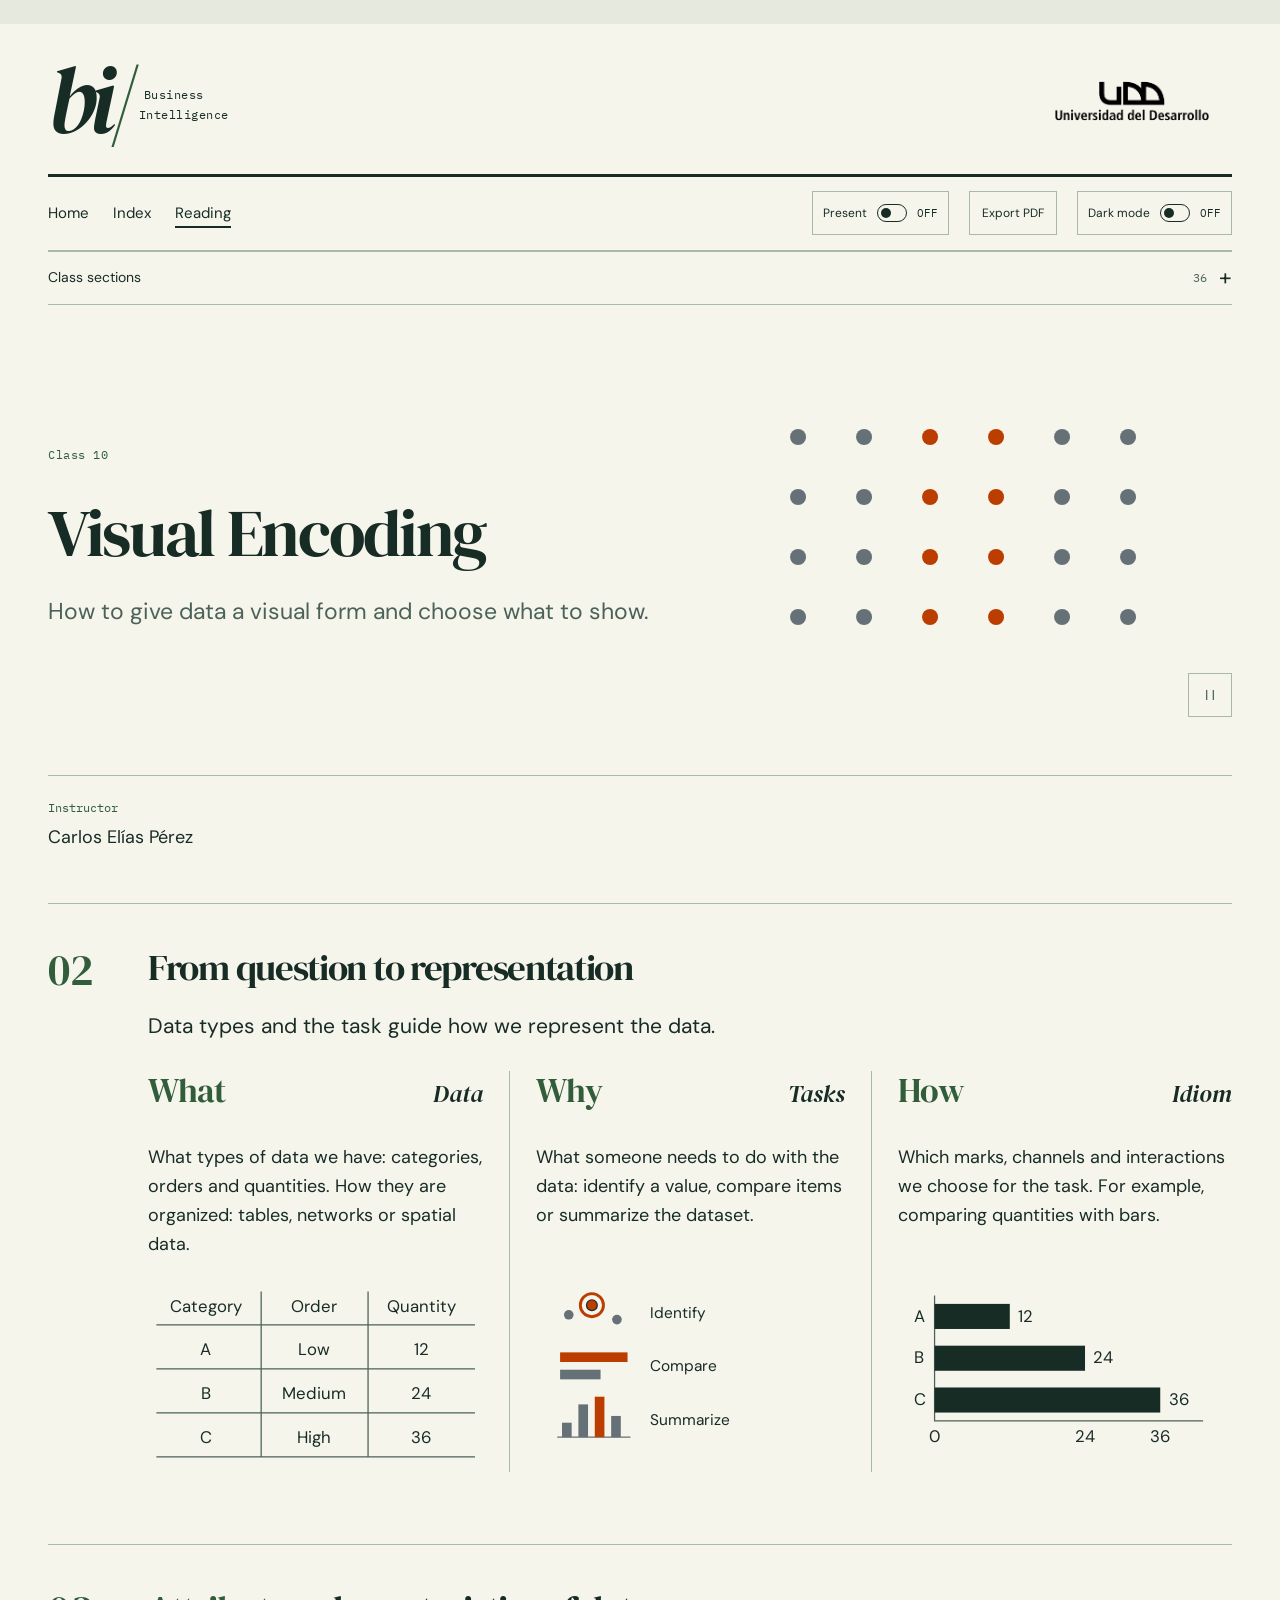
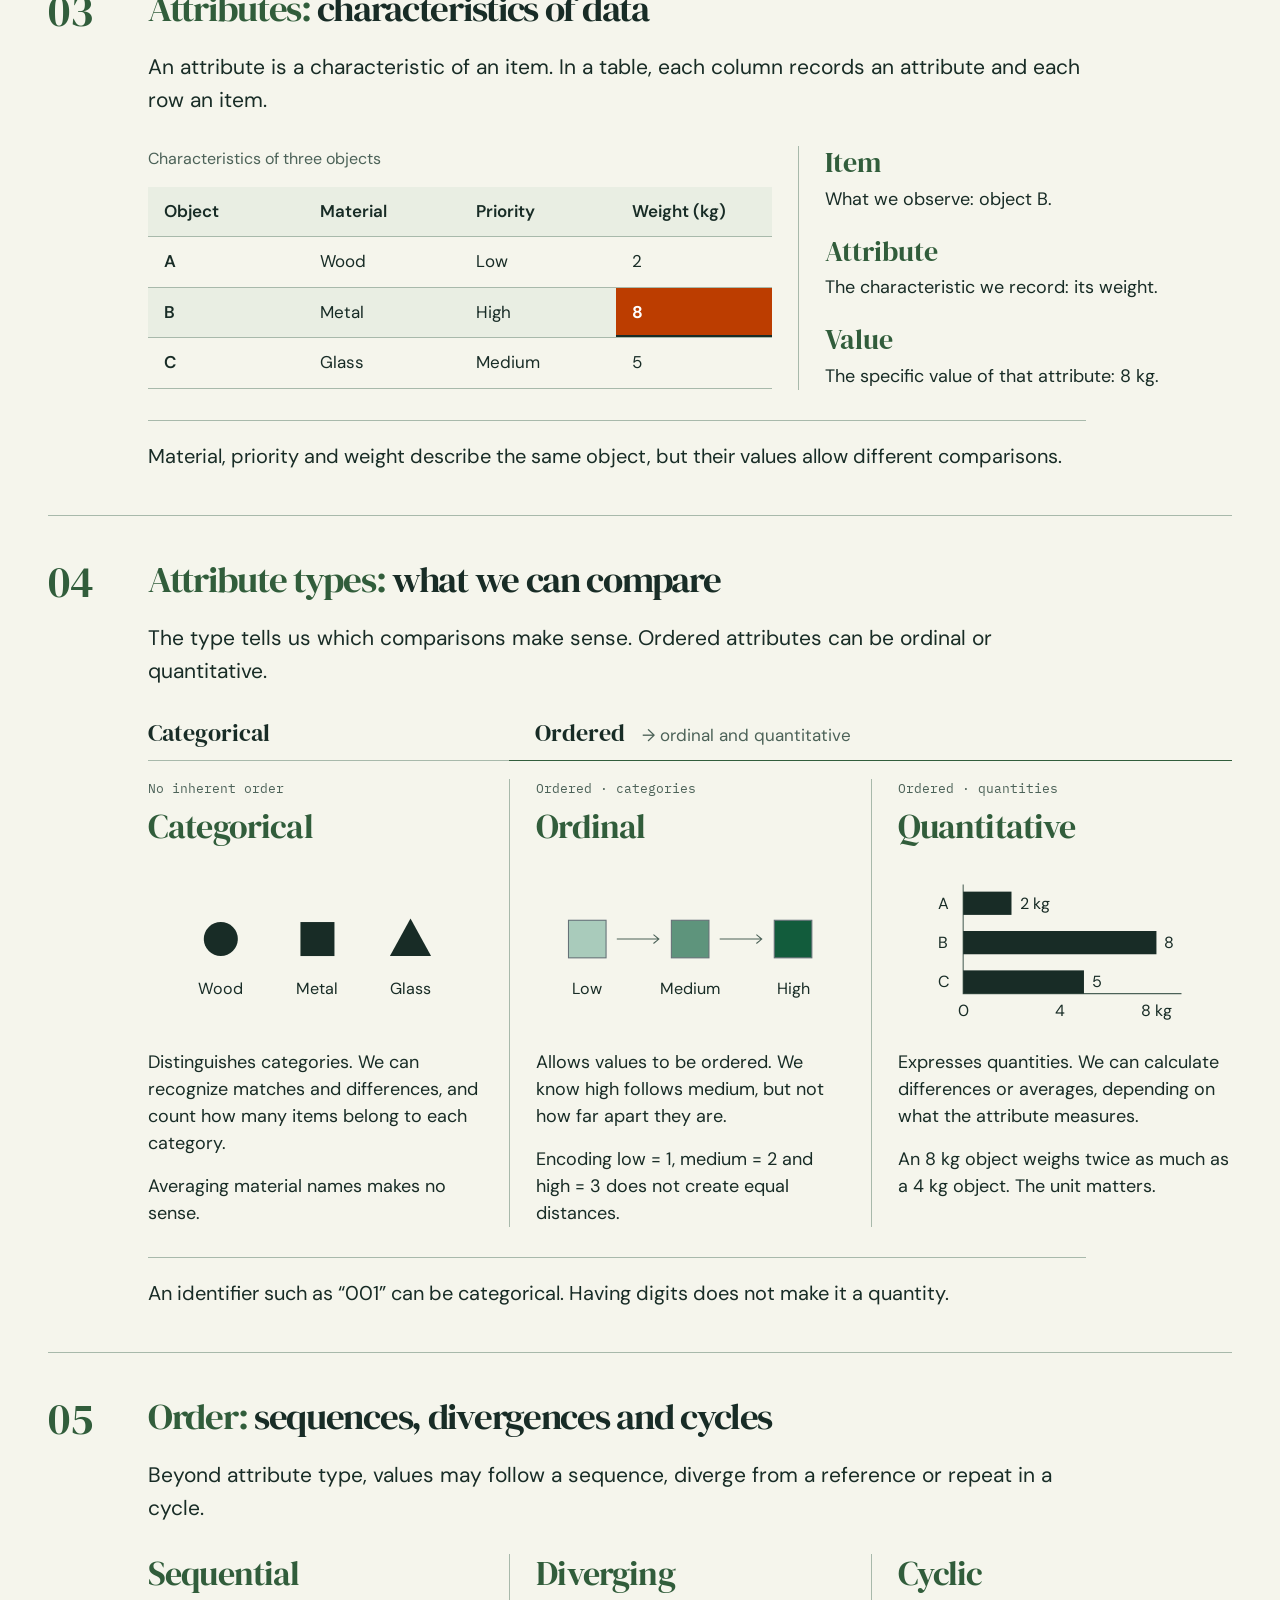
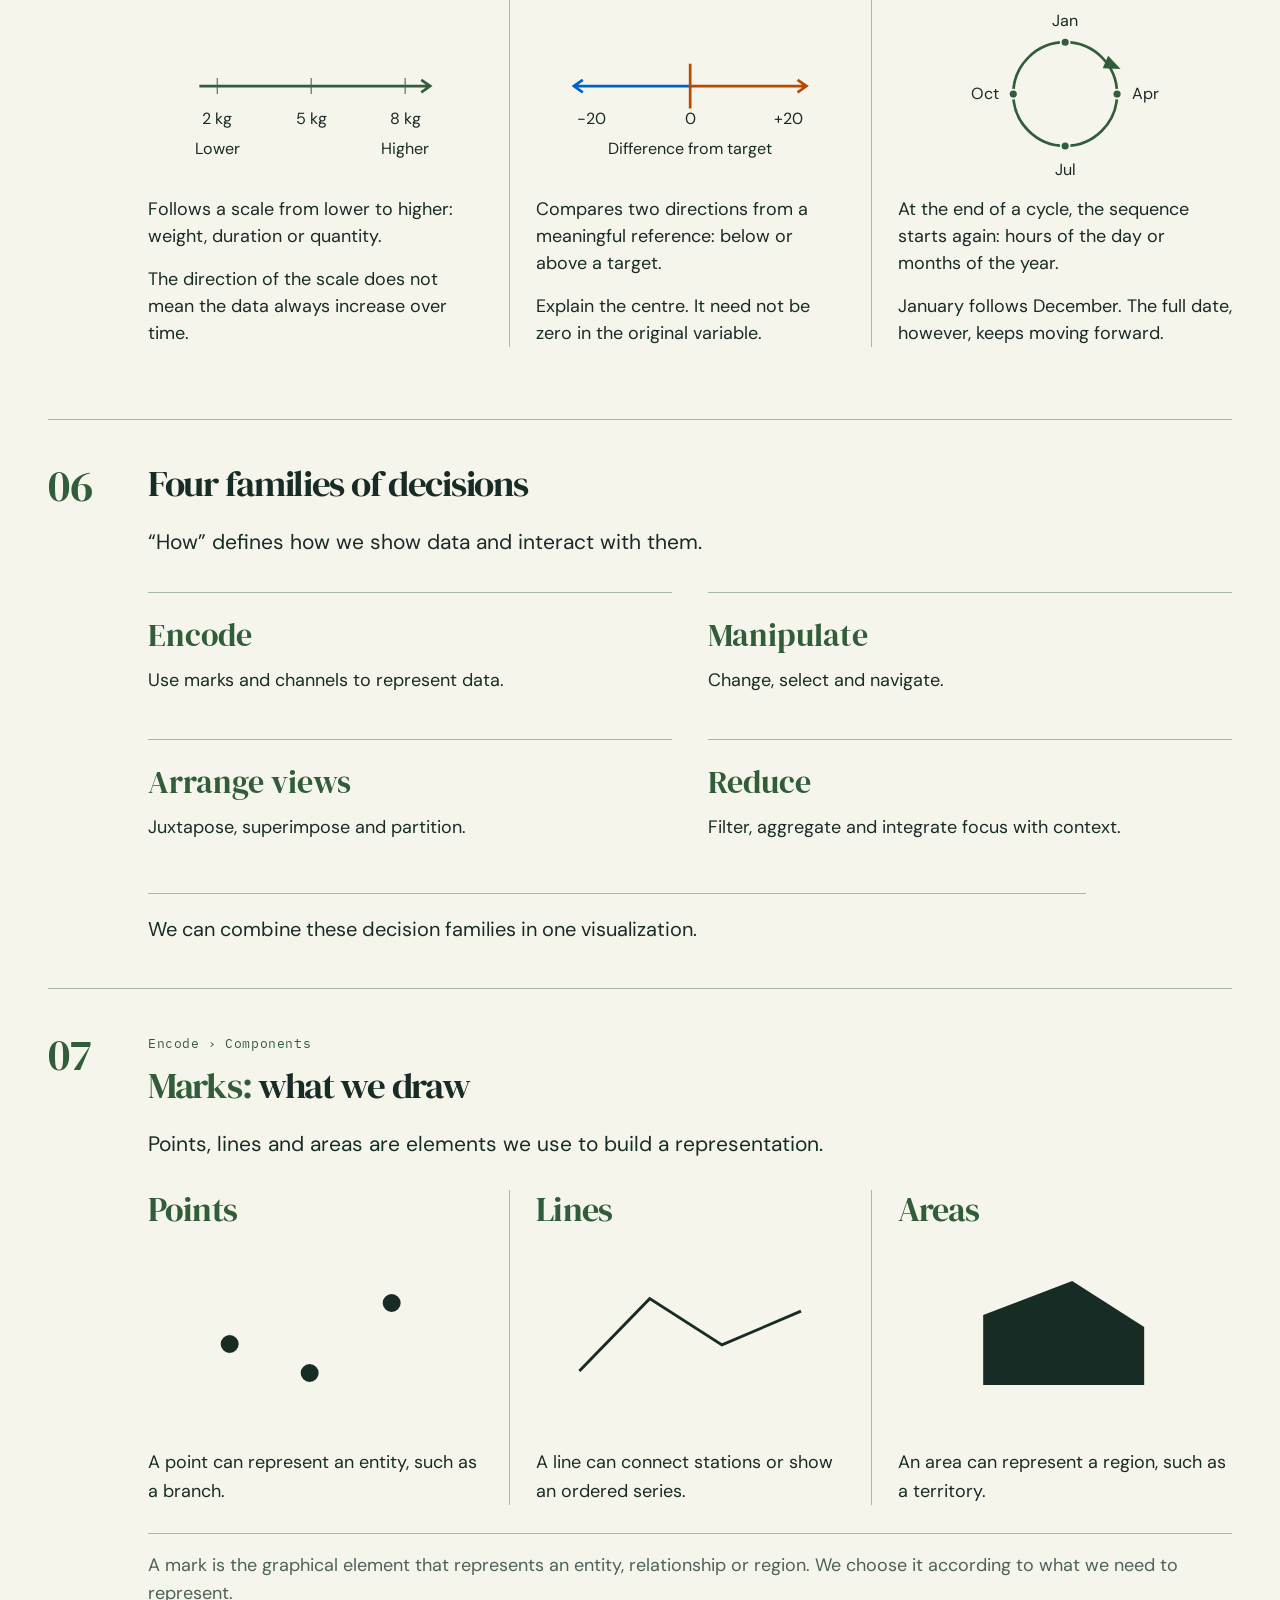
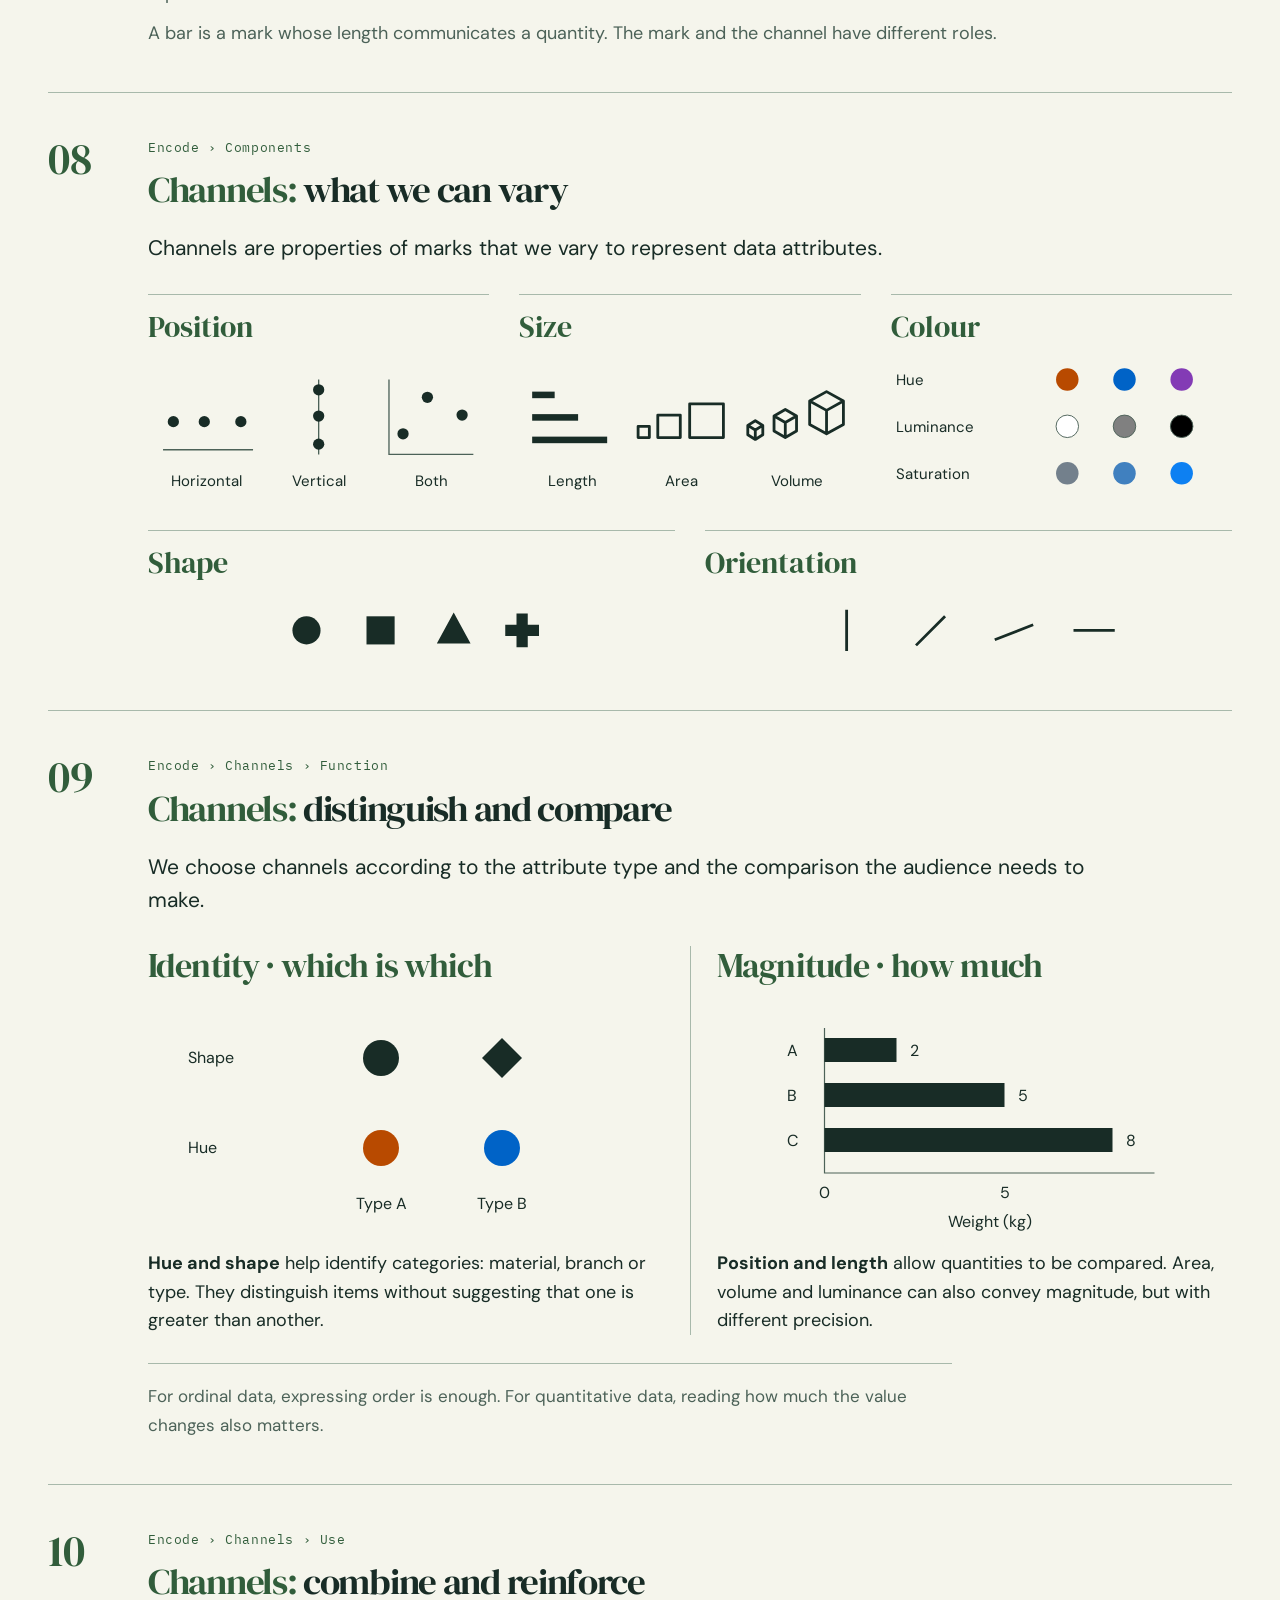
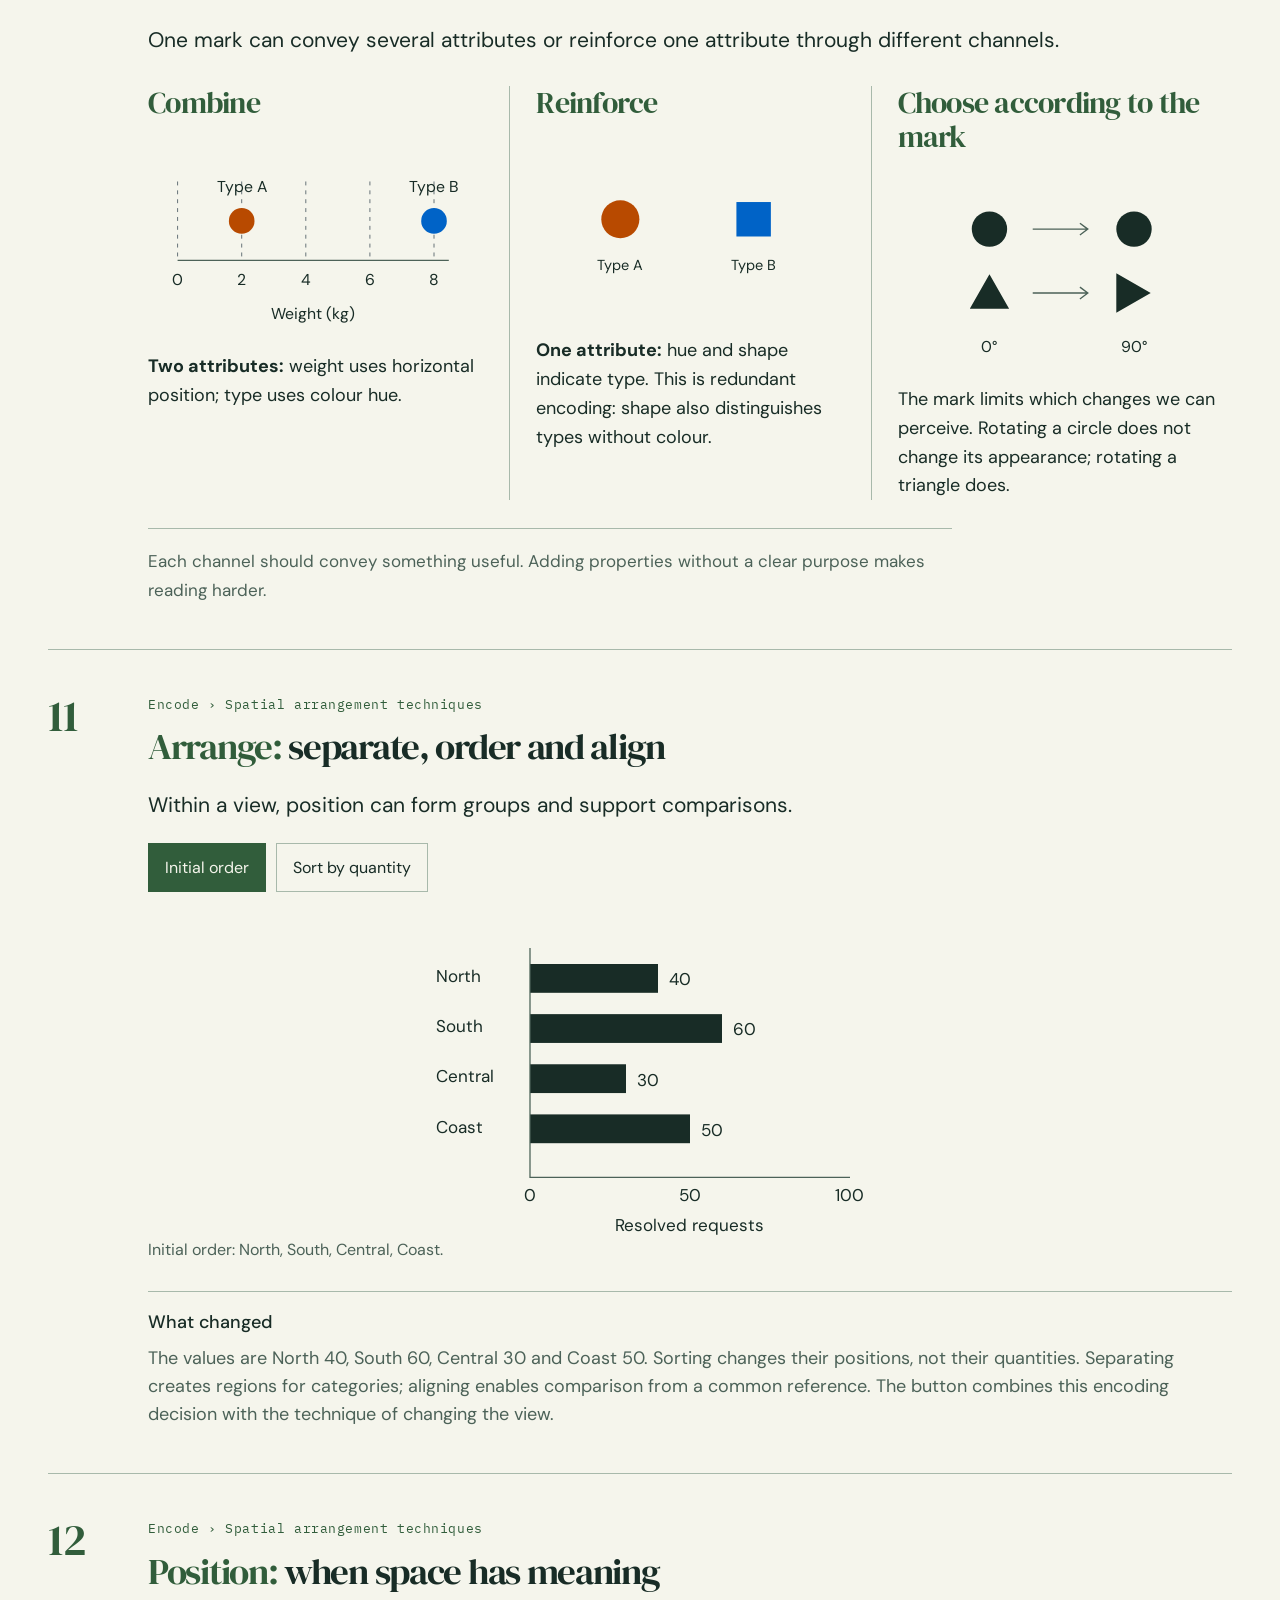
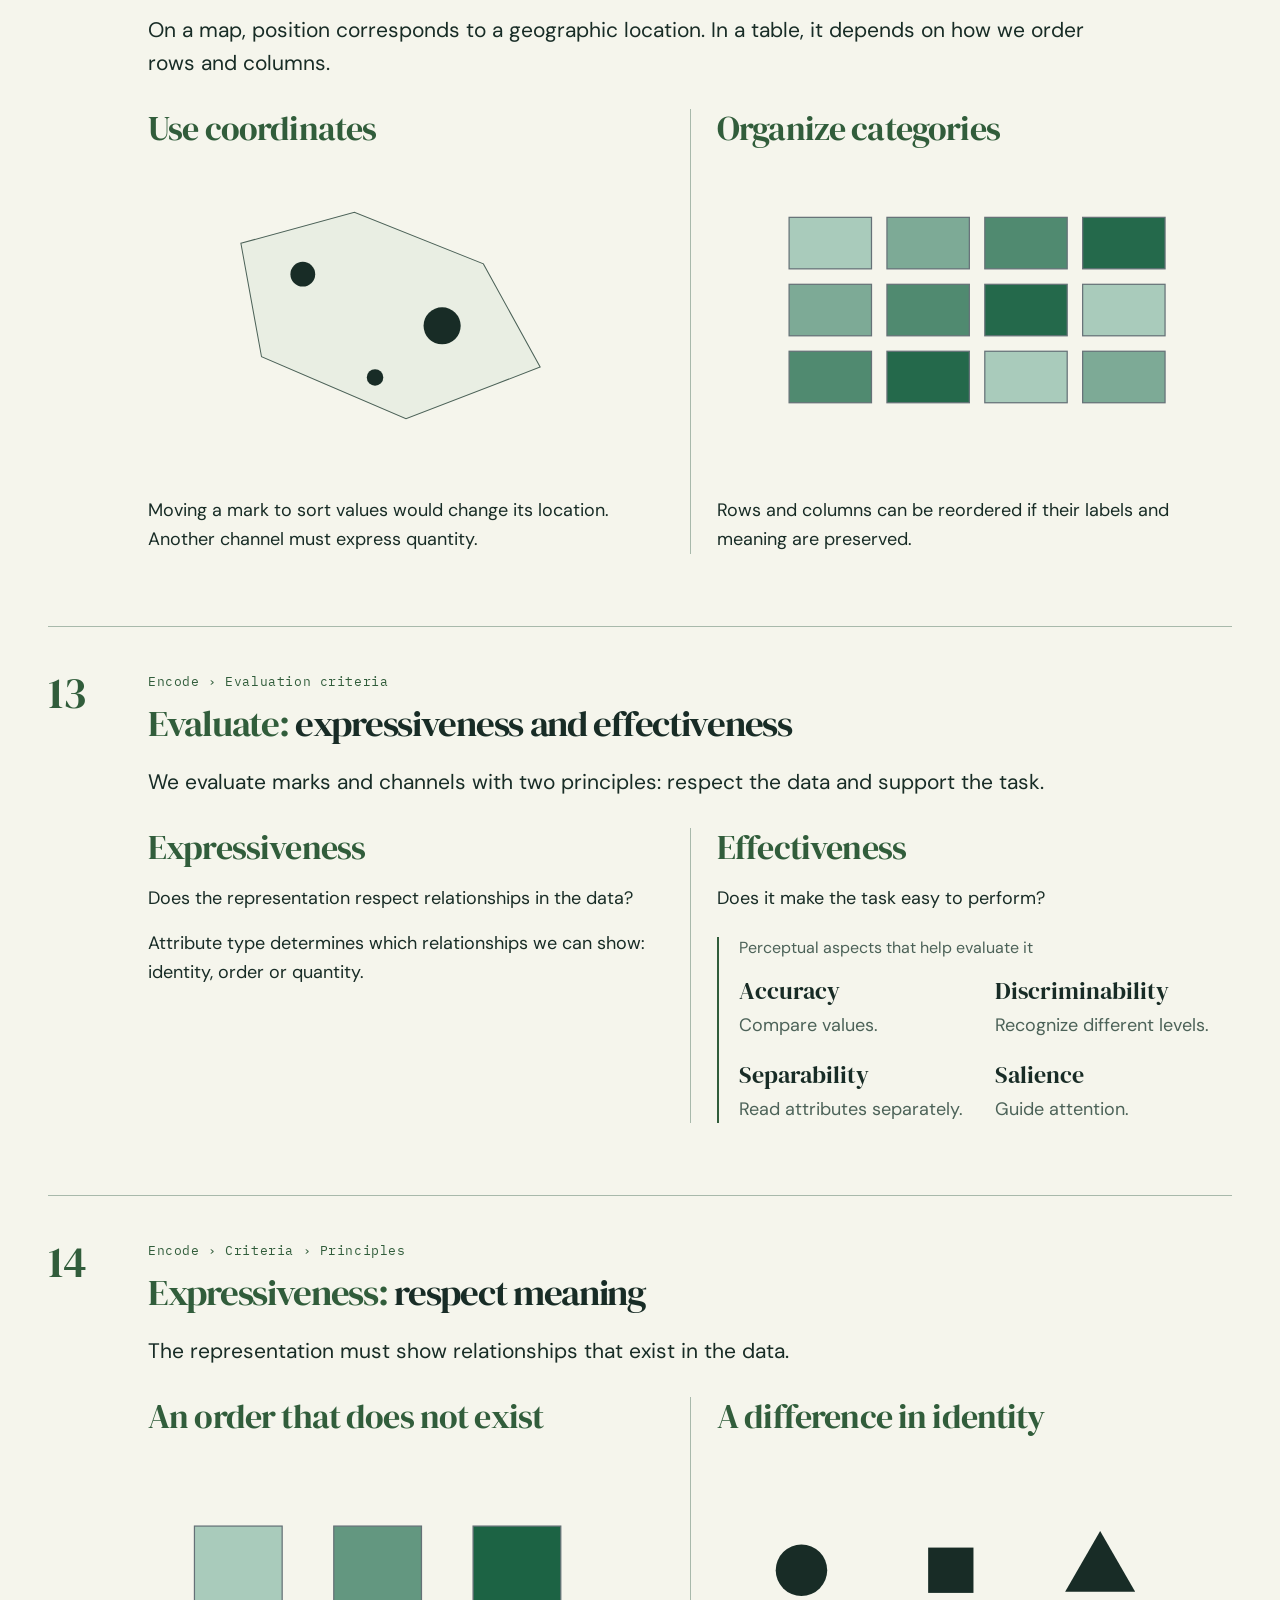
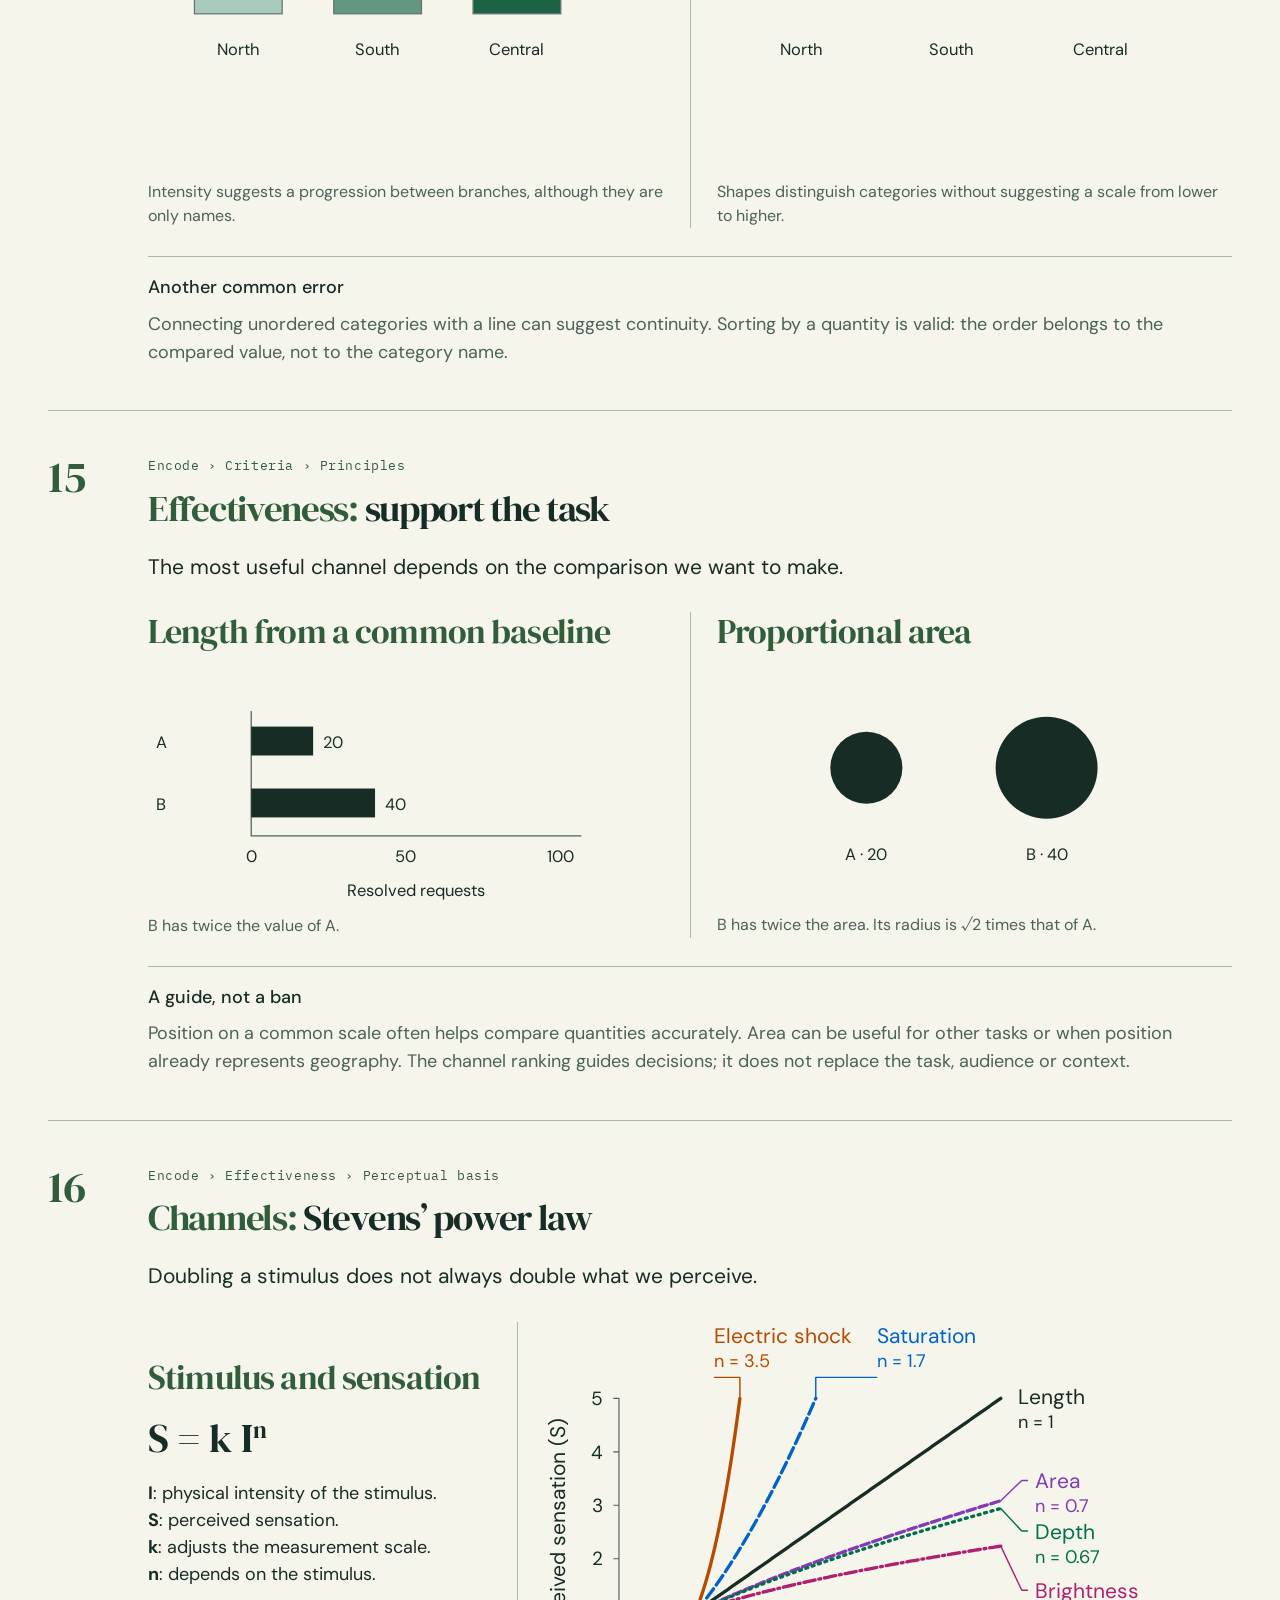
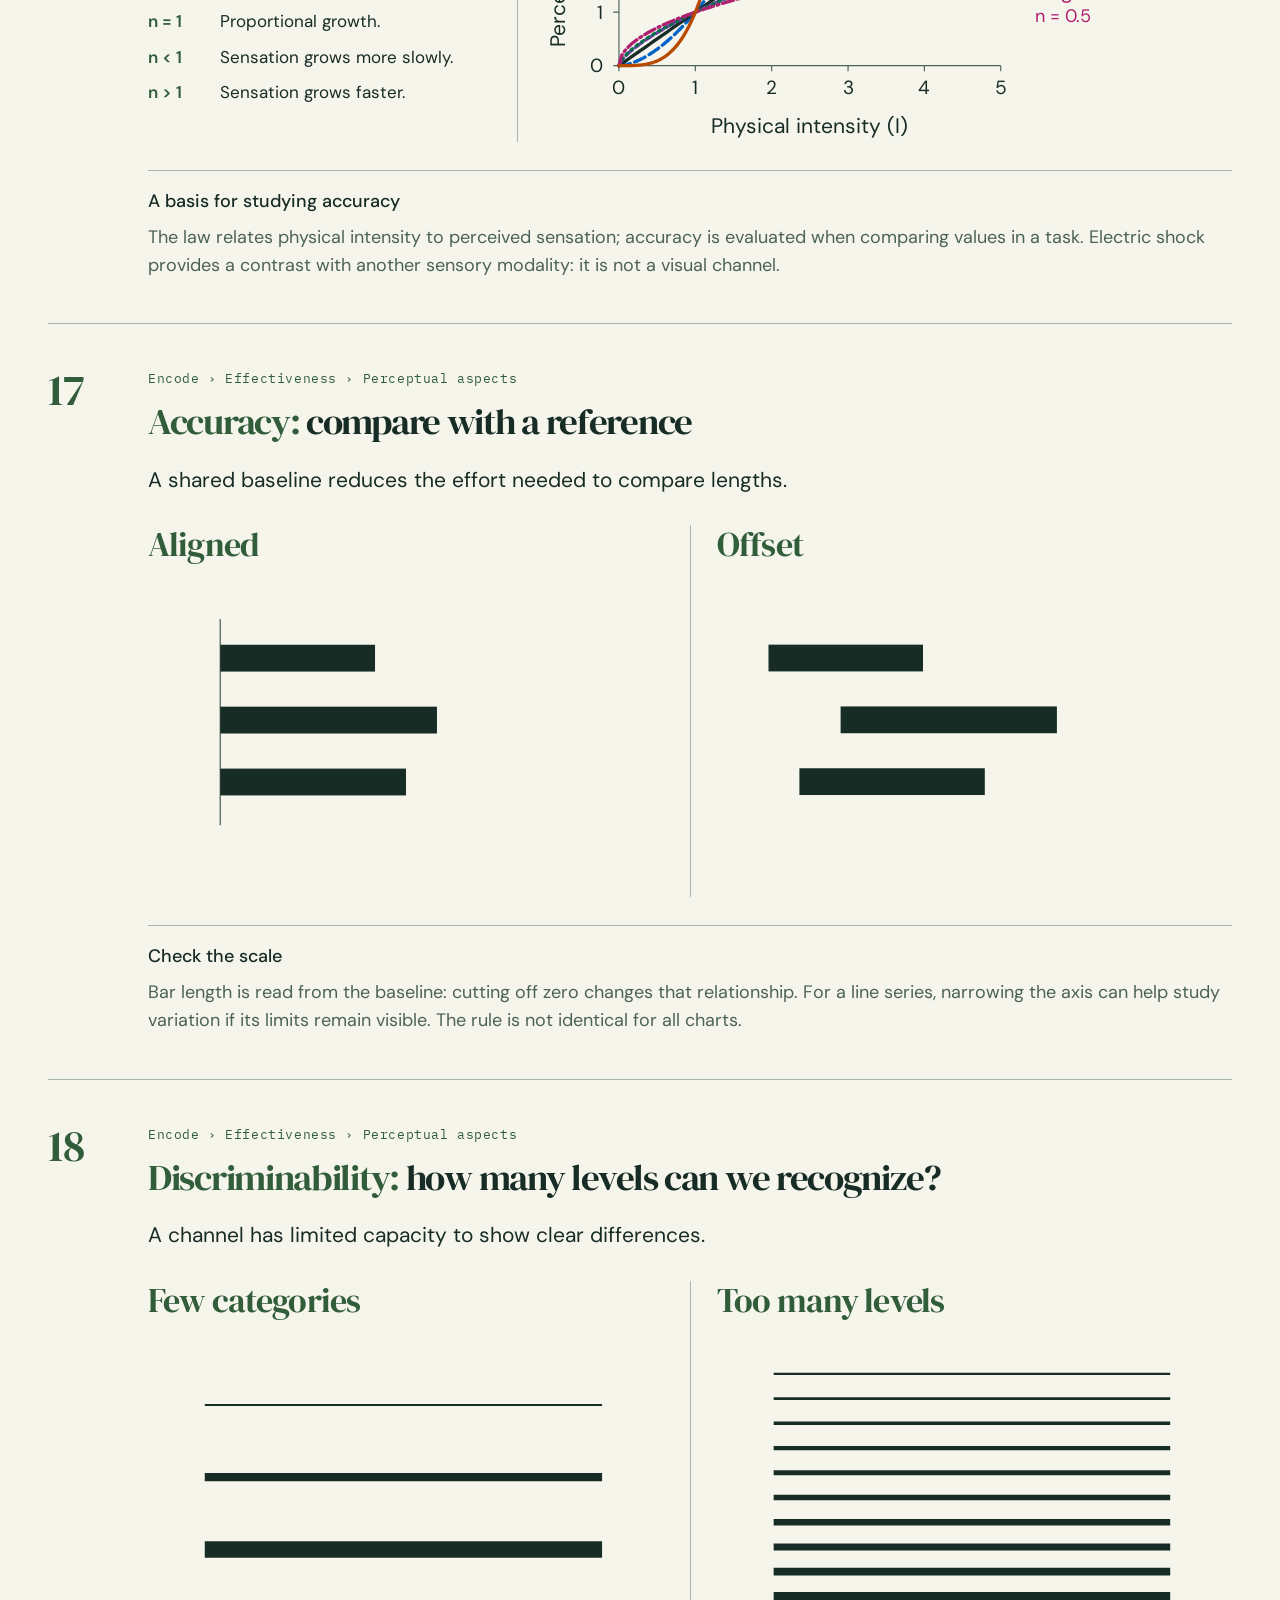
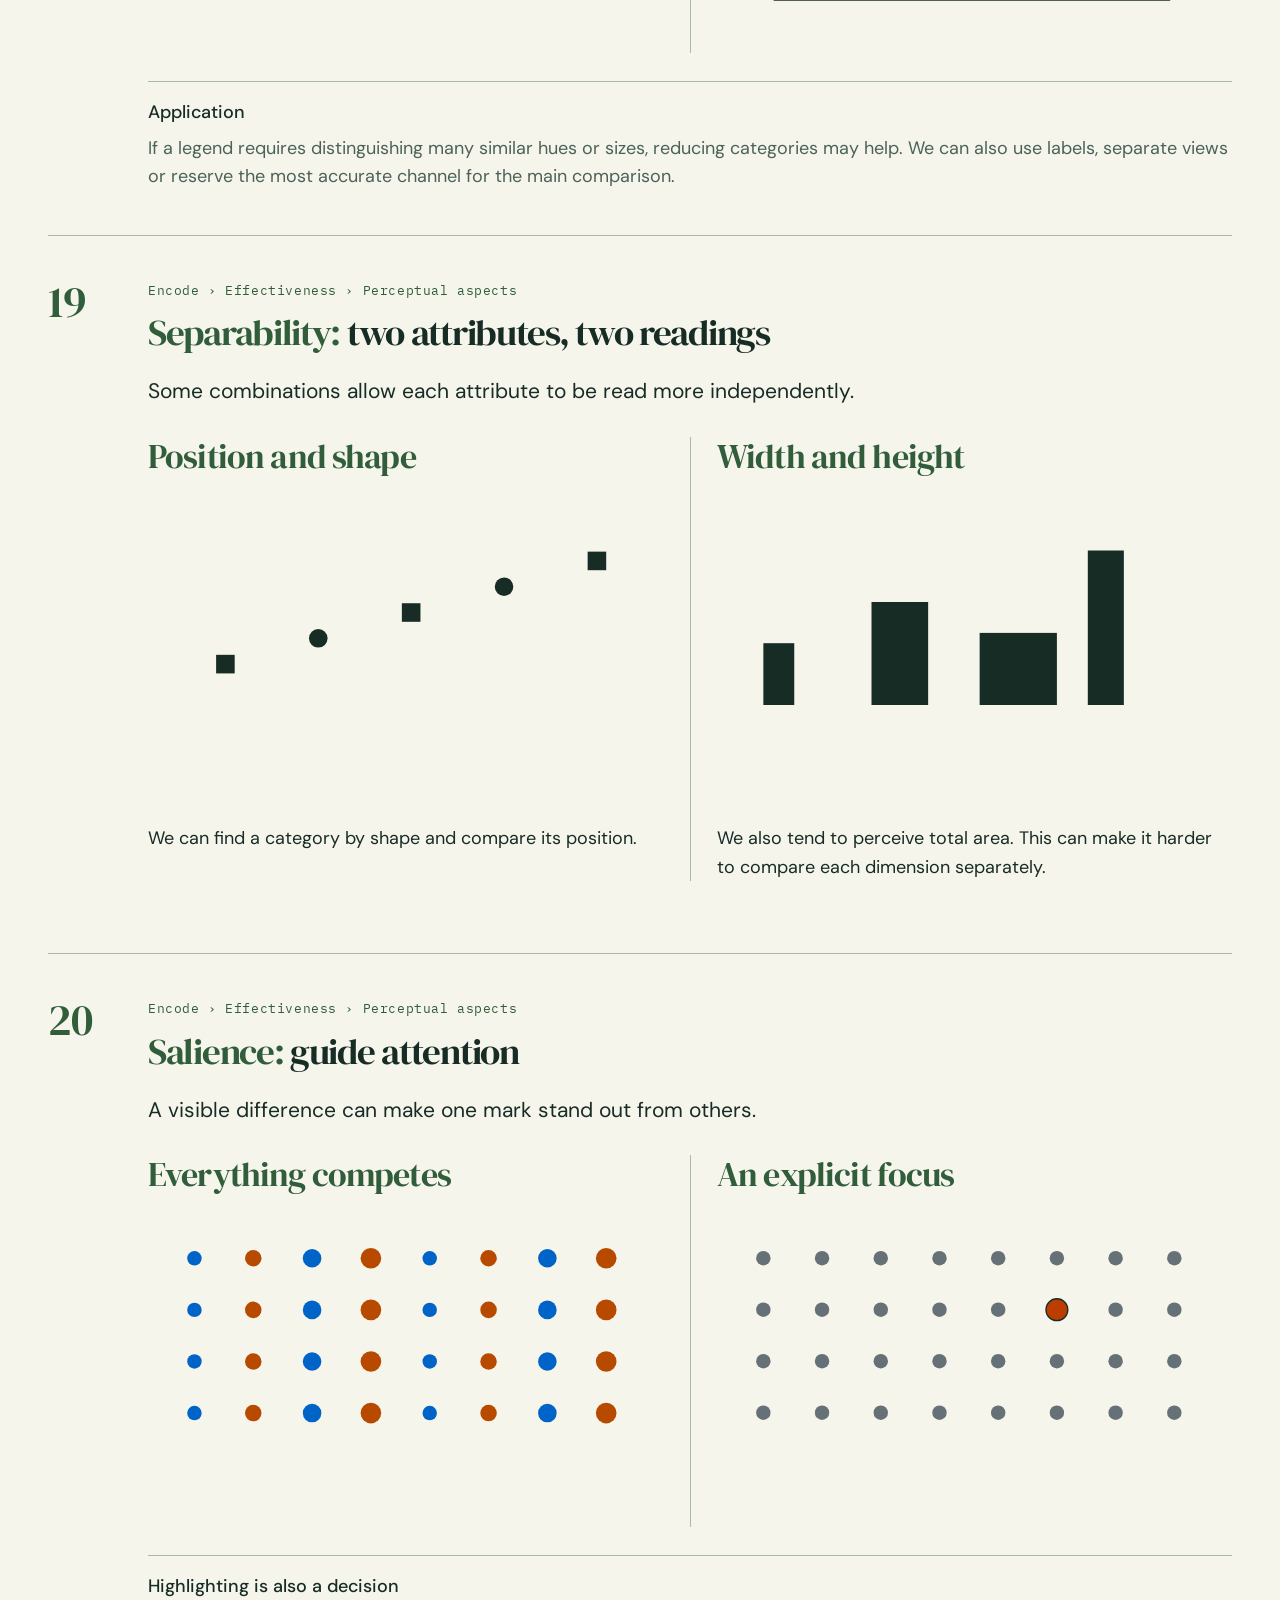
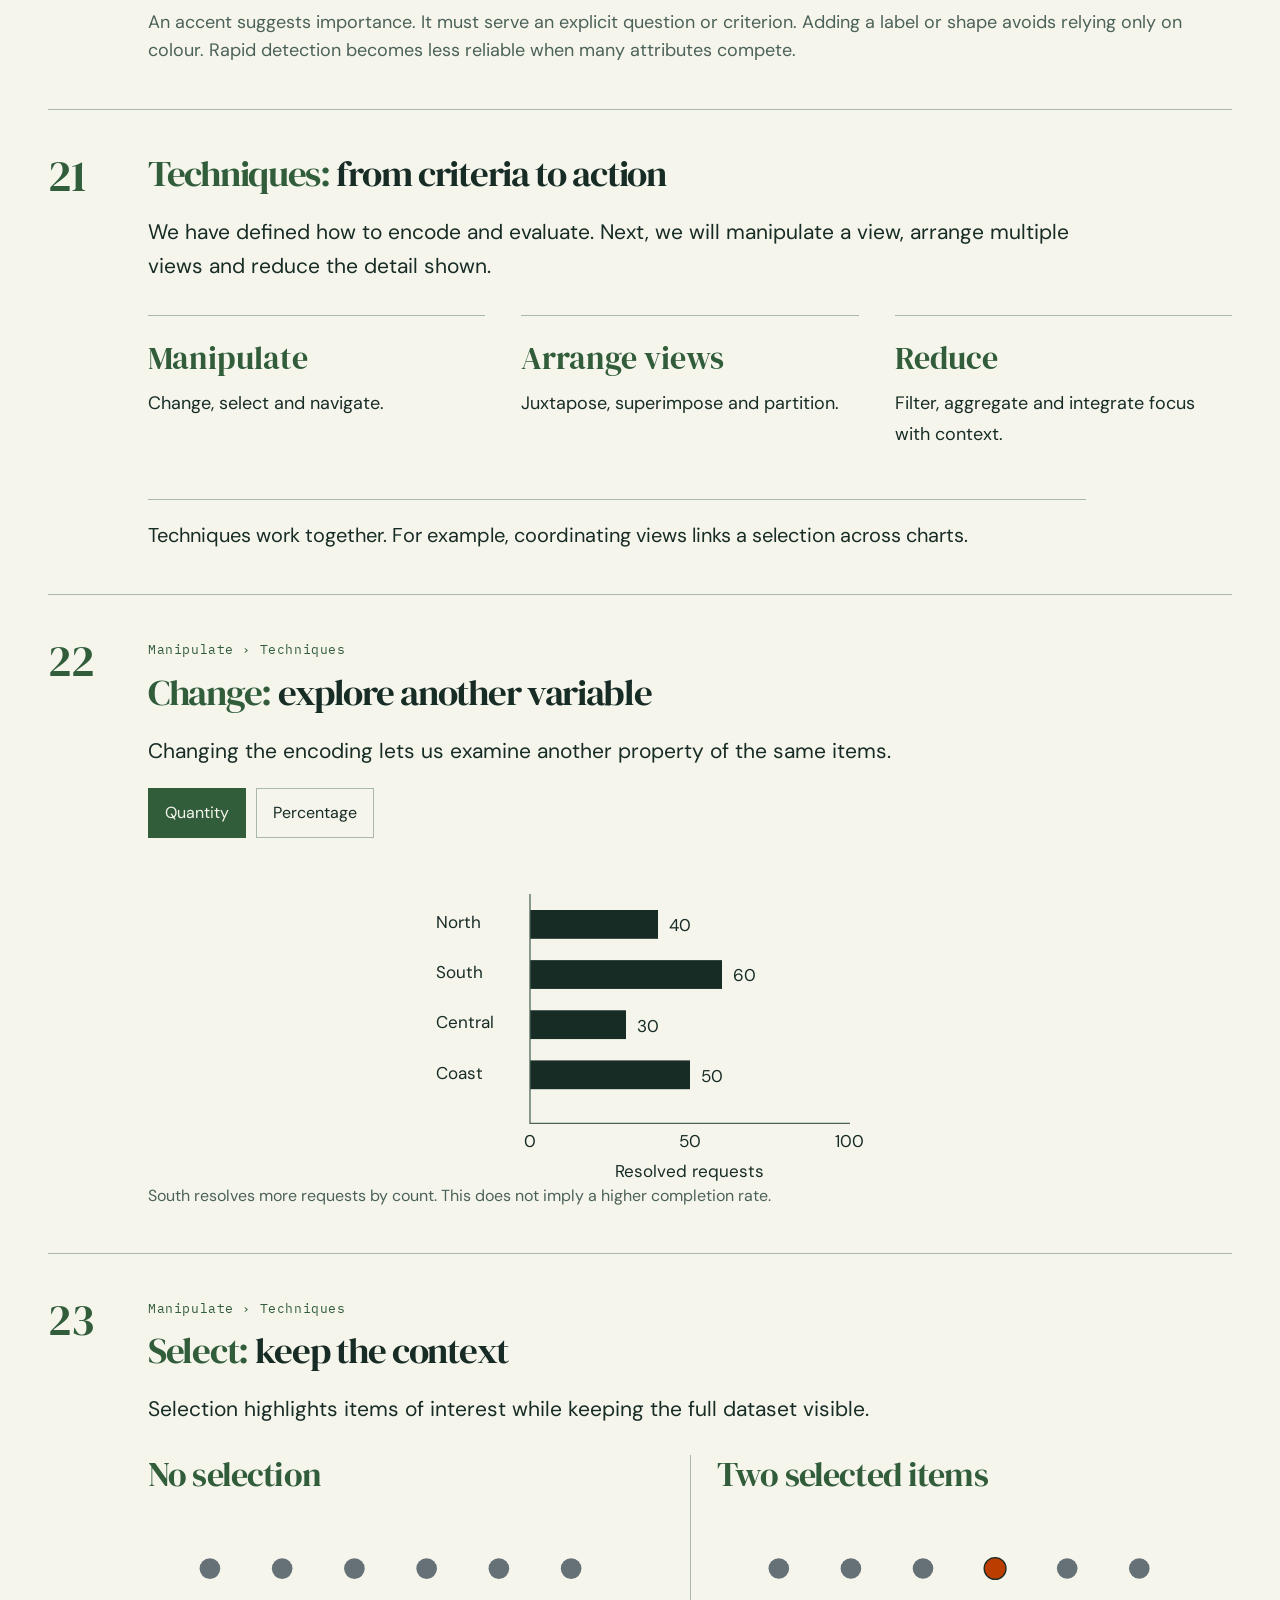
<file: classes/visual-encoding/index.html>
<!doctype html>
<html lang="en">
<head>
  <meta charset="utf-8">
  <meta name="viewport" content="width=device-width, initial-scale=1">
  <meta name="description" content="How to give data a visual form and choose what to show.">
  <title>Visual Encoding · BI 2026</title>
  <script src="../../assets/theme.js"></script>
  <link rel="preconnect" href="https://fonts.googleapis.com">
  <link rel="preconnect" href="https://fonts.gstatic.com" crossorigin>
  <link href="https://fonts.googleapis.com/css2?family=DM+Sans:wght@400;500;600;700&family=DM+Serif+Display:ital@0;1&family=IBM+Plex+Mono:wght@400;500&display=swap" rel="stylesheet">
  <link rel="stylesheet" href="../../assets/viz/pliego.css?v=131">
  <link rel="stylesheet" href="../../assets/viz/codificacion.css?v=20261103">
  <script src="../../assets/viz/codificacion.js?v=20261103" defer></script>
  <script src="../../assets/viz/impresion.js?v=147" defer></script>
  <script src="../../assets/viz/sitio.js?v=133" defer></script>
</head>
<body data-page="lesson">
  <a class="skip-link" href="#contenido">Skip to content</a>
  <div class="publication">
    <header class="masthead">
      <a class="wordmark" href="../../index.html" aria-label="Business Intelligence Home">bi<span>/</span></a>
      <p class="course-name"><span>Business</span> <span>Intelligence</span></p>
      <div class="institution-mark" role="img" aria-label="Universidad del Desarrollo"><img class="institution-dark" src="../../assets/UDD-blanco.png" alt="" width="3018" height="1061"><img class="institution-light" src="../../assets/UDD-negro.png" alt="" width="3018" height="1061"></div>
    </header>
    <div class="navigation-row" data-site-controls>
      <nav aria-label="Course navigation" class="page-nav"><a href="../../index.html">Home</a><a href="../../clases.html">Index</a><span aria-current="page">Reading</span></nav><button class="theme-switch presentation-switch" type="button" role="switch" aria-checked="false" aria-label="Present" data-present-toggle hidden><span>Present</span><span class="theme-track" aria-hidden="true"></span><span class="theme-state" data-present-state aria-hidden="true">OFF</span></button><button type="button" class="pdf-export" data-export-pdf hidden title="Opens printing; choose Save as PDF">Export PDF</button>
      <button class="theme-switch" type="button" role="switch" aria-checked="false" aria-label="Dark mode" data-theme-toggle hidden>
        <span>Dark mode</span><span class="theme-track" aria-hidden="true"></span><span class="theme-state" data-theme-state aria-hidden="true">OFF</span>
      </button>
    </div>
    <main id="contenido"><article class="lesson" data-class="codificacion-visual">

      <details class="lesson-toc"><summary>Class sections<span class="toc-count">36</span></summary><nav aria-label="Class sections"><a href="#portada"><span class="toc-number" aria-hidden="true">01</span>Cover</a><a href="#que-por-que-como"><span class="toc-number" aria-hidden="true">02</span>From question to representation</a><a href="#atributos"><span class="toc-number" aria-hidden="true">03</span>Attributes: characteristics of data</a><a href="#tipos-atributo"><span class="toc-number" aria-hidden="true">04</span>Attribute types: what we can compare</a><a href="#direccion-orden"><span class="toc-number" aria-hidden="true">05</span>Order: sequences, divergences and cycles</a><a href="#mapa"><span class="toc-number" aria-hidden="true">06</span>Four families of decisions</a><a href="#marcas"><span class="toc-number" aria-hidden="true">07</span>Marks: what we draw</a><a href="#canales"><span class="toc-number" aria-hidden="true">08</span>Channels: what we can vary</a><a href="#identidad-magnitud"><span class="toc-number" aria-hidden="true">09</span>Channels: distinguish and compare</a><a href="#construir"><span class="toc-number" aria-hidden="true">10</span>Channels: combine and reinforce</a><a href="#ordenar"><span class="toc-number" aria-hidden="true">11</span>Arrange: separate, order and align</a><a href="#espacio"><span class="toc-number" aria-hidden="true">12</span>Position: when space has meaning</a><a href="#criterios-canales"><span class="toc-number" aria-hidden="true">13</span>Evaluate: expressiveness and effectiveness</a><a href="#expresividad"><span class="toc-number" aria-hidden="true">14</span>Expressiveness: respect meaning</a><a href="#efectividad"><span class="toc-number" aria-hidden="true">15</span>Effectiveness: support the task</a><a href="#percepcion-canales"><span class="toc-number" aria-hidden="true">16</span>Channels: Stevens’ power law</a><a href="#precision"><span class="toc-number" aria-hidden="true">17</span>Accuracy: compare with a reference</a><a href="#distinguir"><span class="toc-number" aria-hidden="true">18</span>Discriminability: how many levels can we recognize?</a><a href="#separar-canales"><span class="toc-number" aria-hidden="true">19</span>Separability: two attributes, two readings</a><a href="#destacar"><span class="toc-number" aria-hidden="true">20</span>Salience: guide attention</a><a href="#tecnicas-vistas"><span class="toc-number" aria-hidden="true">21</span>Techniques: from criteria to action</a><a href="#cambiar"><span class="toc-number" aria-hidden="true">22</span>Change: explore another variable</a><a href="#seleccionar"><span class="toc-number" aria-hidden="true">23</span>Select: keep the context</a><a href="#navegar"><span class="toc-number" aria-hidden="true">24</span>Navigate: move closer to detail</a><a href="#yuxtaponer"><span class="toc-number" aria-hidden="true">25</span>Juxtapose: compare side by side</a><a href="#superponer"><span class="toc-number" aria-hidden="true">26</span>Superimpose: share the space</a><a href="#particionar"><span class="toc-number" aria-hidden="true">27</span>Partition: divide by a variable</a><a href="#coordinar"><span class="toc-number" aria-hidden="true">28</span>Coordinate: follow the same item</a><a href="#filtrar"><span class="toc-number" aria-hidden="true">29</span>Filter: show a subset</a><a href="#agregar"><span class="toc-number" aria-hidden="true">30</span>Aggregate: from cases to summaries</a><a href="#integrar"><span class="toc-number" aria-hidden="true">31</span>Integrate: focus and context</a><a href="#mapa-conceptual"><span class="toc-number" aria-hidden="true">32</span>Design decisions</a><a href="#comprobar"><span class="toc-number" aria-hidden="true">33</span>Check: review what the chart claims</a><a href="#elegir"><span class="toc-number" aria-hidden="true">34</span>Choose: connect decisions</a><a href="#lecturas"><span class="toc-number" aria-hidden="true">35</span>References</a><a href="#galeria"><span class="toc-number" aria-hidden="true">36</span>Chart references</a></nav></details>
      <div class="lesson-content"><section class="lesson-section lesson-cover visual-section encoding-cover" id="portada" data-scene data-title="Cover"><div class="section-body">
  <div class="encoding-cover-layout">
    <div class="encoding-cover-copy"><span class="eyebrow">Class 10</span><h1>Visual Encoding</h1><p class="cover-deck">How to give data a visual form and choose what to show.</p></div>
    <div class="encoding-cover-visual" data-cover-motion>
      <figure class="encoding-cover-art" aria-hidden="true">
        <svg data-color-role="focus" viewBox="0 0 480 360" focusable="false">
          <path class="cover-motion-divider" d="M160 54V286M320 54V286"/>
        <rect class="cover-motion-mark is-focus" x="-8" y="-8" width="16" height="16" rx="8" ry="8" style="--scatter-x:56px;--scatter-y:88px;--grid-x:204px;--grid-y:80px;--group-x:222px;--group-y:86px;--bar-x:204px;--bar-y:70px;--bar-height:54.25px"/>
        <rect class="cover-motion-mark" x="-8" y="-8" width="16" height="16" rx="8" ry="8" style="--scatter-x:126px;--scatter-y:54px;--grid-x:72px;--grid-y:80px;--group-x:62px;--group-y:86px;--bar-x:72px;--bar-y:208px;--bar-height:19.75px"/>
        <rect class="cover-motion-mark" x="-8" y="-8" width="16" height="16" rx="8" ry="8" style="--scatter-x:205px;--scatter-y:92px;--grid-x:336px;--grid-y:80px;--group-x:382px;--group-y:86px;--bar-x:336px;--bar-y:142px;--bar-height:36.25px"/>
        <rect class="cover-motion-mark is-focus" x="-8" y="-8" width="16" height="16" rx="8" ry="8" style="--scatter-x:304px;--scatter-y:62px;--grid-x:270px;--grid-y:80px;--group-x:258px;--group-y:86px;--bar-x:270px;--bar-y:70px;--bar-height:54.25px"/>
        <rect class="cover-motion-mark" x="-8" y="-8" width="16" height="16" rx="8" ry="8" style="--scatter-x:387px;--scatter-y:94px;--grid-x:138px;--grid-y:80px;--group-x:98px;--group-y:86px;--bar-x:138px;--bar-y:142px;--bar-height:36.25px"/>
        <rect class="cover-motion-mark" x="-8" y="-8" width="16" height="16" rx="8" ry="8" style="--scatter-x:427px;--scatter-y:162px;--grid-x:402px;--grid-y:80px;--group-x:418px;--group-y:86px;--bar-x:402px;--bar-y:208px;--bar-height:19.75px"/>
        <rect class="cover-motion-mark is-focus" x="-8" y="-8" width="16" height="16" rx="8" ry="8" style="--scatter-x:80px;--scatter-y:172px;--grid-x:204px;--grid-y:140px;--group-x:222px;--group-y:142px;--bar-x:204px;--bar-y:124px;--bar-height:54.25px"/>
        <rect class="cover-motion-mark" x="-8" y="-8" width="16" height="16" rx="8" ry="8" style="--scatter-x:149px;--scatter-y:130px;--grid-x:72px;--grid-y:140px;--group-x:62px;--group-y:142px;--bar-x:72px;--bar-y:227.5px;--bar-height:19.75px"/>
        <rect class="cover-motion-mark" x="-8" y="-8" width="16" height="16" rx="8" ry="8" style="--scatter-x:244px;--scatter-y:150px;--grid-x:336px;--grid-y:140px;--group-x:382px;--group-y:142px;--bar-x:336px;--bar-y:178px;--bar-height:36.25px"/>
        <rect class="cover-motion-mark is-focus" x="-8" y="-8" width="16" height="16" rx="8" ry="8" style="--scatter-x:337px;--scatter-y:129px;--grid-x:270px;--grid-y:140px;--group-x:258px;--group-y:142px;--bar-x:270px;--bar-y:124px;--bar-height:54.25px"/>
        <rect class="cover-motion-mark" x="-8" y="-8" width="16" height="16" rx="8" ry="8" style="--scatter-x:383px;--scatter-y:216px;--grid-x:138px;--grid-y:140px;--group-x:98px;--group-y:142px;--bar-x:138px;--bar-y:178px;--bar-height:36.25px"/>
        <rect class="cover-motion-mark" x="-8" y="-8" width="16" height="16" rx="8" ry="8" style="--scatter-x:432px;--scatter-y:281px;--grid-x:402px;--grid-y:140px;--group-x:418px;--group-y:142px;--bar-x:402px;--bar-y:227.5px;--bar-height:19.75px"/>
        <rect class="cover-motion-mark is-focus" x="-8" y="-8" width="16" height="16" rx="8" ry="8" style="--scatter-x:50px;--scatter-y:254px;--grid-x:204px;--grid-y:200px;--group-x:222px;--group-y:198px;--bar-x:204px;--bar-y:178px;--bar-height:54.25px"/>
        <rect class="cover-motion-mark" x="-8" y="-8" width="16" height="16" rx="8" ry="8" style="--scatter-x:133px;--scatter-y:238px;--grid-x:72px;--grid-y:200px;--group-x:62px;--group-y:198px;--bar-x:72px;--bar-y:247px;--bar-height:19.75px"/>
        <rect class="cover-motion-mark" x="-8" y="-8" width="16" height="16" rx="8" ry="8" style="--scatter-x:197px;--scatter-y:208px;--grid-x:336px;--grid-y:200px;--group-x:382px;--group-y:198px;--bar-x:336px;--bar-y:214px;--bar-height:36.25px"/>
        <rect class="cover-motion-mark is-focus" x="-8" y="-8" width="16" height="16" rx="8" ry="8" style="--scatter-x:283px;--scatter-y:231px;--grid-x:270px;--grid-y:200px;--group-x:258px;--group-y:198px;--bar-x:270px;--bar-y:178px;--bar-height:54.25px"/>
        <rect class="cover-motion-mark" x="-8" y="-8" width="16" height="16" rx="8" ry="8" style="--scatter-x:347px;--scatter-y:285px;--grid-x:138px;--grid-y:200px;--group-x:98px;--group-y:198px;--bar-x:138px;--bar-y:214px;--bar-height:36.25px"/>
        <rect class="cover-motion-mark" x="-8" y="-8" width="16" height="16" rx="8" ry="8" style="--scatter-x:243px;--scatter-y:303px;--grid-x:402px;--grid-y:200px;--group-x:418px;--group-y:198px;--bar-x:402px;--bar-y:247px;--bar-height:19.75px"/>
        <rect class="cover-motion-mark is-focus" x="-8" y="-8" width="16" height="16" rx="8" ry="8" style="--scatter-x:104px;--scatter-y:304px;--grid-x:204px;--grid-y:260px;--group-x:222px;--group-y:254px;--bar-x:204px;--bar-y:232px;--bar-height:54px"/>
        <rect class="cover-motion-mark" x="-8" y="-8" width="16" height="16" rx="8" ry="8" style="--scatter-x:219px;--scatter-y:45px;--grid-x:72px;--grid-y:260px;--group-x:62px;--group-y:254px;--bar-x:72px;--bar-y:266.5px;--bar-height:19.5px"/>
        <rect class="cover-motion-mark" x="-8" y="-8" width="16" height="16" rx="8" ry="8" style="--scatter-x:359px;--scatter-y:43px;--grid-x:336px;--grid-y:260px;--group-x:382px;--group-y:254px;--bar-x:336px;--bar-y:250px;--bar-height:36px"/>
        <rect class="cover-motion-mark is-focus" x="-8" y="-8" width="16" height="16" rx="8" ry="8" style="--scatter-x:60px;--scatter-y:126px;--grid-x:270px;--grid-y:260px;--group-x:258px;--group-y:254px;--bar-x:270px;--bar-y:232px;--bar-height:54px"/>
        <rect class="cover-motion-mark" x="-8" y="-8" width="16" height="16" rx="8" ry="8" style="--scatter-x:293px;--scatter-y:177px;--grid-x:138px;--grid-y:260px;--group-x:98px;--group-y:254px;--bar-x:138px;--bar-y:250px;--bar-height:36px"/>
        <rect class="cover-motion-mark" x="-8" y="-8" width="16" height="16" rx="8" ry="8" style="--scatter-x:176px;--scatter-y:286px;--grid-x:402px;--grid-y:260px;--group-x:418px;--group-y:254px;--bar-x:402px;--bar-y:266.5px;--bar-height:19.5px"/>
        </svg>
      </figure>
      <button class="cover-motion-toggle" type="button" data-cover-motion-toggle aria-label="Pause animation" hidden>
        <svg data-color-role="ui" viewBox="0 0 24 24" aria-hidden="true" focusable="false"><path class="cover-motion-pause" d="M8 6v12M16 6v12"/><path class="cover-motion-play" d="m8 5 11 7-11 7Z"/></svg>
      </button>
    </div>
  </div>
  <div class="cover-credits"><p><span class="mono">Instructor</span>Carlos Elías Pérez</p></div></div></section>

<section class="lesson-section visual-section encoding-section" id="que-por-que-como" data-scene data-title="From question to representation"><div class="section-no"><span>02</span></div><div class="section-body"><h2>From question to representation</h2><p class="lead">Data types and the task guide how we represent the data.</p><div class="encoding-columns three encoding-concepts">
<section><h3 class="concept-heading"><span>What</span><em>Data</em></h3><p>What types of data we have: categories, orders and quantities. How they are organized: tables, networks or spatial data.</p><figure class="encoding-figure"><svg data-color-role="neutral" viewBox="0 0 320 180" role="img" aria-label="A table with categories A, B and C; order low, medium and high; quantities 12, 24 and 36"><path class="axis" d="M8 40H312M8 82H312M8 124H312M8 166H312M108 8V166M210 8V166"/>
<text x="55" y="28" text-anchor="middle">Category</text><text x="158" y="28" text-anchor="middle">Order</text><text x="261" y="28" text-anchor="middle">Quantity</text>
<text x="55" y="69" text-anchor="middle">A</text><text x="158" y="69" text-anchor="middle">Low</text><text x="261" y="69" text-anchor="middle">12</text>
<text x="55" y="111" text-anchor="middle">B</text><text x="158" y="111" text-anchor="middle">Medium</text><text x="261" y="111" text-anchor="middle">24</text>
<text x="55" y="153" text-anchor="middle">C</text><text x="158" y="153" text-anchor="middle">High</text><text x="261" y="153" text-anchor="middle">36</text></svg></figure></section>
<section><h3 class="concept-heading"><span>Why</span><em>Tasks</em></h3><p>What someone needs to do with the data: identify a value, compare items or summarize the dataset.</p><figure class="encoding-figure"><svg data-color-role="focus" viewBox="0 0 320 180" role="img" aria-label="Three tasks: identify a point, compare two bars and summarize a distribution"><circle cx="34" cy="33" r="5" class="other"/><circle cx="58" cy="23" r="5" class="point"/><circle cx="84" cy="38" r="5" class="other"/><circle cx="58" cy="23" r="12" class="line"/><text x="118" y="36">Identify</text>
<rect x="25" y="72" width="70" height="10" class="accent"/><rect x="25" y="90" width="42" height="10" class="other"/><text x="118" y="91">Compare</text>
<path class="axis" d="M22 160H98"/><rect x="27" y="145" width="10" height="15" class="other"/><rect x="44" y="126" width="10" height="34" class="other"/><rect x="61" y="118" width="10" height="42" class="accent"/><rect x="78" y="138" width="10" height="22" class="other"/><text x="118" y="147">Summarize</text></svg></figure></section>
<section><h3 class="concept-heading"><span>How</span><em>Idiom</em></h3><p>Which marks, channels and interactions we choose for the task. For example, comparing quantities with bars.</p><figure class="encoding-figure"><svg data-color-role="neutral" viewBox="0 0 320 180" role="img" aria-label="The table’s quantities 12, 24 and 36 are represented by the lengths of three bars"><path class="axis" d="M35 12V132H292"/>
<text x="15" y="37">A</text><rect x="35" y="20" width="72" height="24" class="other"/><text x="115" y="37">12</text>
<text x="15" y="77">B</text><rect x="35" y="60" width="144" height="24" class="other"/><text x="187" y="77">24</text>
<text x="15" y="117">C</text><rect x="35" y="100" width="216" height="24" class="other"/><text x="259" y="117">36</text>
<text x="35" y="152" text-anchor="middle">0</text><text x="179" y="152" text-anchor="middle">24</text><text x="251" y="152" text-anchor="middle">36</text></svg></figure></section></div></div></section>

<section class="lesson-section visual-section encoding-section" id="atributos" data-scene data-title="Attributes: characteristics of data"><div class="section-no"><span>03</span></div><div class="section-body"><h2><span class="encoding-title-topic">Attributes:</span> characteristics of data</h2>
<p class="lead">An attribute is a characteristic of an item. In a table, each column records an attribute and each row an item.</p>
<div class="encoding-columns attribute-example"><section>
<table class="encoding-table attribute-table"><caption>Characteristics of three objects</caption><thead><tr><th scope="col">Object</th><th scope="col">Material</th><th scope="col">Priority</th><th scope="col">Weight (kg)</th></tr></thead><tbody>
<tr><th scope="row">A</th><td>Wood</td><td>Low</td><td>2</td></tr>
<tr class="attribute-selected"><th scope="row">B</th><td>Metal</td><td>High</td><td class="attribute-value"><strong>8</strong></td></tr>
<tr><th scope="row">C</th><td>Glass</td><td>Medium</td><td>5</td></tr>
</tbody></table></section><section><dl class="attribute-key">
<dt>Item</dt><dd>What we observe: object B.</dd>
<dt>Attribute</dt><dd>The characteristic we record: its weight.</dd>
<dt>Value</dt><dd>The specific value of that attribute: 8 kg.</dd>
</dl></section></div>
<p class="lesson-prompt">Material, priority and weight describe the same object, but their values allow different comparisons.</p></div></section>

<section class="lesson-section visual-section encoding-section" id="tipos-atributo" data-scene data-title="Attribute types: what we can compare"><div class="section-no"><span>04</span></div><div class="section-body"><h2><span class="encoding-title-topic">Attribute types:</span> what we can compare</h2>
<p class="lead">The type tells us which comparisons make sense. Ordered attributes can be ordinal or quantitative.</p><div class="attribute-branches" aria-label="Attributes can be categorical or ordered. Ordered attributes are divided into ordinal and quantitative."><span>Categorical</span><span>Ordered <small>→ ordinal and quantitative</small></span></div><div class="encoding-columns three attribute-types">
<section><span class="column-kicker">No inherent order</span><h3>Categorical</h3><figure class="encoding-figure"><svg data-color-role="neutral" viewBox="0 0 320 190" role="img" aria-label="Material is categorical: wood, metal and glass, with no inherent order">
<circle cx="54" cy="85" r="19" class="other"/><rect x="143" y="66" width="38" height="38" class="other"/><path d="M266 62L289 104H243Z" class="other"/>
<text x="54" y="146" text-anchor="middle">Wood</text><text x="162" y="146" text-anchor="middle">Metal</text><text x="266" y="146" text-anchor="middle">Glass</text></svg></figure><p>Distinguishes categories. We can recognize matches and differences, and count how many items belong to each category.</p><p>Averaging material names makes no sense.</p></section>
<section><span class="column-kicker">Ordered · categories</span><h3>Ordinal</h3><figure class="encoding-figure"><svg data-color-role="sequential" viewBox="0 0 320 190" role="img" aria-label="Priority is ordinal: low, medium and high. There is order, but no known numeric distance">
<rect data-sequential-cell x="24" y="64" width="42" height="42" fill="color-mix(in srgb,var(--viz-seq-high) 0.0%,var(--viz-seq-low))"/><rect data-sequential-cell x="139" y="64" width="42" height="42" fill="color-mix(in srgb,var(--viz-seq-high) 50.0%,var(--viz-seq-low))"/><rect data-sequential-cell fill="var(--viz-seq-high)" x="254" y="64" width="42" height="42" class="accent"/>
<path class="axis" d="M78 85H125m-6-5 6 5-6 5M193 85H240m-6-5 6 5-6 5"/>
<text x="45" y="146" text-anchor="middle">Low</text><text x="160" y="146" text-anchor="middle">Medium</text><text x="275" y="146" text-anchor="middle">High</text></svg></figure><p>Allows values to be ordered. We know high follows medium, but not how far apart they are.</p><p>Encoding low = 1, medium = 2 and high = 3 does not create equal distances.</p></section>
<section><span class="column-kicker">Ordered · quantities</span><h3>Quantitative</h3><figure class="encoding-figure"><svg data-color-role="neutral" viewBox="0 0 320 190" role="img" aria-label="Weight is quantitative. A: 2 kg, B: 8 kg, C: 5 kg; bars start at zero and share a scale">
<path class="axis" d="M46 24V146H290"/><text x="18" y="51">A</text><rect x="46" y="32" width="54" height="26" class="other"/><text x="109" y="51">2 kg</text>
<text x="18" y="95">B</text><rect x="46" y="76" width="216" height="26" class="other"/><text x="271" y="95">8</text>
<text x="18" y="139">C</text><rect x="46" y="120" width="135" height="26" class="other"/><text x="190" y="139">5</text>
<text x="46" y="171" text-anchor="middle">0</text><text x="154" y="171" text-anchor="middle">4</text><text x="262" y="171" text-anchor="middle">8 kg</text></svg></figure><p>Expresses quantities. We can calculate differences or averages, depending on what the attribute measures.</p><p>An 8 kg object weighs twice as much as a 4 kg object. The unit matters.</p></section></div>
<p class="lesson-prompt">An identifier such as “001” can be categorical. Having digits does not make it a quantity.</p></div></section>

<section class="lesson-section visual-section encoding-section" id="direccion-orden" data-scene data-title="Order: sequences, divergences and cycles"><div class="section-no"><span>05</span></div><div class="section-body"><h2><span class="encoding-title-topic">Order:</span> sequences, divergences and cycles</h2>
<p class="lead">Beyond attribute type, values may follow a sequence, diverge from a reference or repeat in a cycle.</p><div class="encoding-columns three attribute-order">
<section><h3>Sequential</h3><figure class="encoding-figure"><svg data-color-role="neutral" viewBox="0 0 320 190" role="img" aria-label="Sequential order from lower to higher: weights of 2, 5 and 8 kg">
<path class="line" d="M30 85H288m-10-7 10 7-10 7"/>
<path class="axis" d="M50 76V94M155 76V94M260 76V94"/>
<text x="50" y="127" text-anchor="middle">2 kg</text><text x="155" y="127" text-anchor="middle">5 kg</text><text x="260" y="127" text-anchor="middle">8 kg</text>
<text x="50" y="161" text-anchor="middle">Lower</text><text x="260" y="161" text-anchor="middle">Higher</text></svg></figure><p>Follows a scale from lower to higher: weight, duration or quantity.</p><p>The direction of the scale does not mean the data always increase over time.</p></section>
<section><h3>Diverging</h3><figure class="encoding-figure"><svg data-color-role="diverging" viewBox="0 0 320 190" role="img" aria-label="Diverging order around a target: differences of minus 20, zero and plus 20 units">
<path class="axis" d="M160 85H30m10-7-10 7 10 7"/><path class="line" d="M160 85H290m-10-7 10 7-10 7M160 60V110"/>
<text x="50" y="127" text-anchor="middle">−20</text><text x="160" y="127" text-anchor="middle">0</text><text x="270" y="127" text-anchor="middle">+20</text>
<text x="160" y="161" text-anchor="middle">Difference from target</text></svg></figure><p>Compares two directions from a meaningful reference: below or above a target.</p><p>Explain the centre. It need not be zero in the original variable.</p></section>
<section><h3>Cyclic</h3><figure class="encoding-figure"><svg data-color-role="neutral" viewBox="0 0 320 190" role="img" aria-label="Months form a cycle: January, April, July and October around a full turn">
<circle cx="160" cy="94" r="58" class="line"/><path d="M208 51L222 66L202 65Z" class="accent"/>
<circle cx="160" cy="36" r="5" class="point"/><circle cx="218" cy="94" r="5" class="point"/><circle cx="160" cy="152" r="5" class="point"/><circle cx="102" cy="94" r="5" class="point"/>
<text x="160" y="18" text-anchor="middle">Jan</text><text x="250" y="100" text-anchor="middle">Apr</text><text x="160" y="184" text-anchor="middle">Jul</text><text x="70" y="100" text-anchor="middle">Oct</text></svg></figure><p>At the end of a cycle, the sequence starts again: hours of the day or months of the year.</p><p>January follows December. The full date, however, keeps moving forward.</p></section></div>
</div></section>

<section class="lesson-section visual-section encoding-section" id="mapa" data-scene data-title="Four families of decisions"><div class="section-no"><span>06</span></div><div class="section-body"><h2>Four families of decisions</h2><p class="lead">“How” defines how we show data and interact with them.</p><div class="encoding-map"><a href="#marcas"><strong>Encode</strong><span>Use marks and channels to represent data.</span></a><a href="#cambiar"><strong>Manipulate</strong><span>Change, select and navigate.</span></a><a href="#yuxtaponer"><strong>Arrange views</strong><span>Juxtapose, superimpose and partition.</span></a><a href="#filtrar"><strong>Reduce</strong><span>Filter, aggregate and integrate focus with context.</span></a></div><p class="lesson-prompt">We can combine these decision families in one visualization.</p></div></section>

<section class="lesson-section visual-section encoding-section" id="marcas" data-scene data-title="Marks: what we draw"><div class="section-no"><span>07</span></div><div class="section-body"><span class="eyebrow encoding-family">Encode › Components</span><h2><span class="encoding-title-topic">Marks:</span> what we draw</h2><p class="lead">Points, lines and areas are elements we use to build a representation.</p><div class="encoding-columns three encoding-marks"><section><h3>Points</h3><figure class="encoding-figure"><svg data-color-role="neutral" viewBox="0 0 320 180" role="img" aria-label="Three separate points as geometric marks"><circle cx="74" cy="92" r="10" class="point"/><circle cx="154" cy="121" r="10" class="point"/><circle cx="236" cy="51" r="10" class="point"/></svg></figure><p>A point can represent an entity, such as a branch.</p></section><section><h3>Lines</h3><figure class="encoding-figure"><svg data-color-role="neutral" viewBox="0 0 320 180" role="img" aria-label="A line connecting successive positions"><path class="line" d="M45 120L118 45L193 93L275 58"/></svg></figure><p>A line can connect stations or show an ordered series.</p></section><section><h3>Areas</h3><figure class="encoding-figure"><svg data-color-role="neutral" viewBox="0 0 320 180" role="img" aria-label="A polygon as an area mark"><path class="accent" d="M78 133V63L167 29L239 75V133Z"/></svg></figure><p>An area can represent a region, such as a territory.</p></section></div><div class="encoding-note"><p>A mark is the graphical element that represents an entity, relationship or region. We choose it according to what we need to represent.</p><p>A bar is a mark whose length communicates a quantity. The mark and the channel have different roles.</p></div></div></section>

<section class="lesson-section visual-section encoding-section" id="canales" data-scene data-title="Channels: what we can vary"><div class="section-no"><span>08</span></div><div class="section-body"><span class="eyebrow encoding-family">Encode › Components</span><h2><span class="encoding-title-topic">Channels:</span> what we can vary</h2><p class="lead">Channels are properties of marks that we vary to represent data attributes.</p><div class="channel-catalog"><section><h3>Position</h3><figure class="encoding-figure"><svg data-color-role="neutral" viewBox="0 0 360 160" role="img" aria-label="Horizontal position, vertical position and both axes">
<g class="channel-guide"><path d="M14 100H110M180 25V105M255 25V105H345"/></g>
<g class="channel-fill"><circle cx="25" cy="70" r="6"/><circle cx="58" cy="70" r="6"/><circle cx="97" cy="70" r="6"/><circle cx="180" cy="36" r="6"/><circle cx="180" cy="64" r="6"/><circle cx="180" cy="94" r="6"/><circle cx="270" cy="83" r="6"/><circle cx="296" cy="44" r="6"/><circle cx="333" cy="63" r="6"/></g>
<text x="60" y="139" text-anchor="middle">Horizontal</text><text x="180" y="139" text-anchor="middle">Vertical</text><text x="300" y="139" text-anchor="middle">Both</text></svg></figure></section><section><h3>Size</h3><figure class="encoding-figure"><svg data-color-role="neutral" viewBox="0 0 360 160" role="img" aria-label="Size through length, area and volume">
<g class="channel-fill"><rect x="12" y="38" width="24" height="7"/><rect x="12" y="62" width="49" height="7"/><rect x="12" y="86" width="80" height="7"/></g>
<g class="channel-outline"><rect x="125" y="75" width="12" height="12"/><rect x="146" y="63" width="24" height="24"/><rect x="180" y="51" width="36" height="36"/>
<path d="M242 74l8 -5 8 5v10l-8 5 -8 -5z M242 74l8 5 8 -5 M250 79v10"/>
<path d="M270 64l12 -7 12 7v16l-12 7 -12 -7z M270 64l12 7 12 -7 M282 71v16"/>
<path d="M308 48l18 -10 18 10v25l-18 10 -18 -10z M308 48l18 10 18 -10 M326 58v25"/></g>
<text x="55" y="139" text-anchor="middle">Length</text><text x="171" y="139" text-anchor="middle">Area</text><text x="294" y="139" text-anchor="middle">Volume</text></svg></figure></section><section><h3>Colour</h3><figure class="encoding-figure"><svg data-color-role="perception" viewBox="0 0 360 160" role="img" aria-label="Colour: hue, luminance and saturation vary separately">
<text x="3" y="31">Hue</text><circle cx="186" cy="25" r="12" fill="var(--viz-category-a)"/><circle cx="247" cy="25" r="12" fill="var(--viz-category-b)"/><circle cx="308" cy="25" r="12" fill="var(--viz-category-c)"/>
<text x="3" y="81">Luminance</text><circle cx="186" cy="75" r="12" fill="#ffffff" stroke="var(--muted)" stroke-width="1" stroke="var(--viz-context)" stroke-width="1.5"/><circle cx="247" cy="75" r="12" fill="#808080" stroke="var(--muted)" stroke-width="1" stroke="var(--viz-context)" stroke-width="1.5"/><circle cx="308" cy="75" r="12" fill="#000000" stroke="var(--muted)" stroke-width="1" stroke="var(--viz-context)" stroke-width="1.5"/>
<text x="3" y="131">Saturation</text><circle cx="186" cy="125" r="12" fill="hsl(210 10% 50%)"/><circle cx="247" cy="125" r="12" fill="hsl(210 50% 50%)"/><circle cx="308" cy="125" r="12" fill="hsl(210 90% 50%)"/></svg></figure></section><section><h3>Shape</h3><figure class="encoding-figure"><svg data-color-role="neutral" viewBox="0 0 360 80" role="img" aria-label="Different shapes: circle, square, triangle and cross"><g class="channel-fill"><circle cx="68" cy="42" r="15"/><rect x="132" y="27" width="30" height="30"/><path d="M225 23l18 33h-36z M292 24h12v12h12v12h-12v12h-12V48h-12V36h12z"/></g></svg></figure></section><section><h3>Orientation</h3><figure class="encoding-figure"><svg data-color-role="neutral" viewBox="0 0 360 80" role="img" aria-label="Orientations of lines of equal length"><g class="channel-outline"><path d="M50 20V64M124 58l31 -31M208 52l41 -16M292 42h44"/></g></svg></figure></section></div></div></section>

<section class="lesson-section visual-section encoding-section" id="identidad-magnitud" data-scene data-title="Channels: distinguish and compare"><div class="section-no"><span>09</span></div><div class="section-body"><span class="eyebrow encoding-family">Encode › Channels › Function</span><h2><span class="encoding-title-topic">Channels:</span> distinguish and compare</h2><p class="lead">We choose channels according to the attribute type and the comparison the audience needs to make.</p><div class="encoding-columns channel-purposes"><section><h3>Identity · which is which</h3><figure class="encoding-figure"><svg data-color-role="category" viewBox="0 0 460 225" role="img" aria-label="Shape and hue distinguish categories without establishing order">
<text x="12" y="55">Shape</text><circle cx="205" cy="50" r="18" class="channel-fill"/><path d="M326 30l20 20 -20 20 -20 -20z" class="channel-fill"/>
<text x="12" y="145">Hue</text><circle cx="205" cy="140" r="18" class="encoding-red"/><circle cx="326" cy="140" r="18" class="encoding-blue"/>
<text x="205" y="201" text-anchor="middle">Type A</text><text x="326" y="201" text-anchor="middle">Type B</text></svg></figure><p><strong>Hue and shape</strong> help identify categories: material, branch or type. They distinguish items without suggesting that one is greater than another.</p></section><section><h3>Magnitude · how much</h3><figure class="encoding-figure"><svg data-color-role="neutral" viewBox="0 0 460 225" role="img" aria-label="Lengths with a common baseline compare weights of 2, 5 and 8 kg">
<path class="axis" d="M80 20V165H410"/>
<g class="channel-fill"><rect x="80" y="30" width="72" height="24"/><rect x="80" y="75" width="180" height="24"/><rect x="80" y="120" width="288" height="24"/></g>
<text x="42" y="48">A</text><text x="42" y="93">B</text><text x="42" y="138">C</text><text x="165" y="48">2</text><text x="273" y="93">5</text><text x="381" y="138">8</text>
<text x="80" y="190" text-anchor="middle">0</text><text x="260" y="190" text-anchor="middle">5</text><text x="245" y="219" text-anchor="middle">Weight (kg)</text></svg></figure><p><strong>Position and length</strong> allow quantities to be compared. Area, volume and luminance can also convey magnitude, but with different precision.</p></section></div><p class="encoding-note">For ordinal data, expressing order is enough. For quantitative data, reading how much the value changes also matters.</p></div></section>

<section class="lesson-section visual-section encoding-section" id="construir" data-scene data-title="Channels: combine and reinforce"><div class="section-no"><span>10</span></div><div class="section-body"><span class="eyebrow encoding-family">Encode › Channels › Use</span><h2><span class="encoding-title-topic">Channels:</span> combine and reinforce</h2><p class="lead">One mark can convey several attributes or reinforce one attribute through different channels.</p><div class="encoding-columns three channel-combinations"><section><h3>Combine</h3><figure class="encoding-figure"><svg data-color-role="category" viewBox="0 0 340 195" role="img" aria-label="Weight is represented by horizontal position and type by hue">
<path class="axis" d="M30 118H305"/><path class="grid" d="M30 38V118M95 38V118M160 38V118M225 38V118M290 38V118"/>
<circle cx="95" cy="78" r="13" class="encoding-red"/><circle cx="290" cy="78" r="13" class="encoding-blue"/>
<text x="95" y="49" text-anchor="middle">Type A</text><text x="290" y="49" text-anchor="middle">Type B</text>
<text x="30" y="143" text-anchor="middle">0</text><text x="95" y="143" text-anchor="middle">2</text><text x="160" y="143" text-anchor="middle">4</text><text x="225" y="143" text-anchor="middle">6</text><text x="290" y="143" text-anchor="middle">8</text><text x="167" y="177" text-anchor="middle">Weight (kg)</text></svg></figure><p><strong>Two attributes:</strong> weight uses horizontal position; type uses colour hue.</p></section><section><h3>Reinforce</h3><figure class="encoding-figure"><svg data-color-role="category" viewBox="0 0 340 195" role="img" aria-label="Type A uses an orange circle and type B a blue square: two channels for the same attribute">
<circle cx="93" cy="83" r="21" class="encoding-red"/><rect x="221" y="64" width="38" height="38" class="encoding-blue"/>
<text x="93" y="139" text-anchor="middle">Type A</text><text x="240" y="139" text-anchor="middle">Type B</text></svg></figure><p><strong>One attribute:</strong> hue and shape indicate type. This is redundant encoding: shape also distinguishes types without colour.</p></section><section><h3>Choose according to the mark</h3><figure class="encoding-figure"><svg data-color-role="neutral" viewBox="0 0 340 195" role="img" aria-label="Rotating a circle does not change its appearance; rotating a triangle does">
<g class="channel-fill"><circle cx="93" cy="53" r="18"/><circle cx="240" cy="53" r="18"/><path d="M93 99l20 35H73z M222 98l35 20 -35 20z"/></g>
<g class="channel-guide"><path d="M137 53h56m-8 -6 8 6 -8 6 M137 118h56m-8 -6 8 6 -8 6"/></g>
<text x="93" y="178" text-anchor="middle">0°</text><text x="240" y="178" text-anchor="middle">90°</text></svg></figure><p>The mark limits which changes we can perceive. Rotating a circle does not change its appearance; rotating a triangle does.</p></section></div><p class="encoding-note">Each channel should convey something useful. Adding properties without a clear purpose makes reading harder.</p></div></section>

<section class="lesson-section visual-section encoding-section" id="ordenar" data-scene data-title="Arrange: separate, order and align"><div class="section-no"><span>11</span></div><div class="section-body"><span class="eyebrow encoding-family">Encode › Spatial arrangement techniques</span><h2><span class="encoding-title-topic">Arrange:</span> separate, order and align</h2><p class="lead">Within a view, position can form groups and support comparisons.</p><div data-encoding-demo="sort"><div class="encoding-controls"><button type="button" data-choice="base" aria-pressed="true">Initial order</button><button type="button" data-choice="sorted" aria-pressed="false">Sort by quantity</button></div><div data-demo-output><figure class="encoding-figure"><svg data-color-role="neutral" viewBox="0 0 500 300" role="img" aria-label="Resolved requests by branch: North 40, South 60, Central 30, Coast 50"><path class="axis" d="M100 25V245H420"/><text x="8" y="61" >North</text><rect x="100" y="40" width="120" height="28" class="other"/><text x="230" y="61" >40</text><text x="8" y="109" >South</text><rect x="100" y="88" width="180" height="28" class="other"/><text x="290" y="109" >60</text><text x="8" y="157" >Central</text><rect x="100" y="136" width="90" height="28" class="other"/><text x="200" y="157" >30</text><text x="8" y="205" >Coast</text><rect x="100" y="184" width="150" height="28" class="other"/><text x="260" y="205" >50</text><text x="100" y="269" text-anchor="middle">0</text><text x="250" y="269" text-anchor="middle">50</text><text x="400" y="269" text-anchor="middle">100</text><text x="260" y="295" text-anchor="middle">Resolved requests</text><g data-plot></g></svg></figure></div><p class="encoding-status" data-demo-status aria-live="polite"></p></div><div class="encoding-note encoding-tip"><h3>What changed</h3><p>The values are North 40, South 60, Central 30 and Coast 50. Sorting changes their positions, not their quantities. Separating creates regions for categories; aligning enables comparison from a common reference. The button combines this encoding decision with the technique of changing the view.</p></div></div></section>

<section class="lesson-section visual-section encoding-section" id="espacio" data-scene data-title="Position: when space has meaning"><div class="section-no"><span>12</span></div><div class="section-body"><span class="eyebrow encoding-family">Encode › Spatial arrangement techniques</span><h2><span class="encoding-title-topic">Position:</span> when space has meaning</h2><p class="lead">On a map, position corresponds to a geographic location. In a table, it depends on how we order rows and columns.</p><div class="encoding-columns"><section><h3>Use coordinates</h3><figure class="encoding-figure"><svg data-color-role="neutral" viewBox="0 0 500 300" role="img" aria-label="Schematic territory with three locations"><path d="M90 70L200 40L325 90L380 190L250 240L110 180Z" fill="var(--soft)" stroke="var(--muted)"/><circle cx="150" cy="100" r="12" class="other"/><circle cx="285" cy="150" r="18" class="other"/><circle cx="220" cy="200" r="8" class="other"/></svg></figure><p>Moving a mark to sort values would change its location. Another channel must express quantity.</p></section><section><h3>Organize categories</h3><figure class="encoding-figure"><svg data-color-role="sequential" viewBox="0 0 500 300" role="img" aria-label="A matrix with categorical rows and columns"><rect data-sequential-cell x="70" y="45" width="80" height="50" fill="color-mix(in srgb,var(--viz-seq-high) 0.0%,var(--viz-seq-low))"/><rect data-sequential-cell x="165" y="45" width="80" height="50" fill="color-mix(in srgb,var(--viz-seq-high) 29.412%,var(--viz-seq-low))"/><rect data-sequential-cell x="260" y="45" width="80" height="50" fill="color-mix(in srgb,var(--viz-seq-high) 58.824%,var(--viz-seq-low))"/><rect data-sequential-cell x="355" y="45" width="80" height="50" fill="color-mix(in srgb,var(--viz-seq-high) 88.235%,var(--viz-seq-low))"/><rect data-sequential-cell x="70" y="110" width="80" height="50" fill="color-mix(in srgb,var(--viz-seq-high) 29.412%,var(--viz-seq-low))"/><rect data-sequential-cell x="165" y="110" width="80" height="50" fill="color-mix(in srgb,var(--viz-seq-high) 58.824%,var(--viz-seq-low))"/><rect data-sequential-cell x="260" y="110" width="80" height="50" fill="color-mix(in srgb,var(--viz-seq-high) 88.235%,var(--viz-seq-low))"/><rect data-sequential-cell x="355" y="110" width="80" height="50" fill="color-mix(in srgb,var(--viz-seq-high) 0.0%,var(--viz-seq-low))"/><rect data-sequential-cell x="70" y="175" width="80" height="50" fill="color-mix(in srgb,var(--viz-seq-high) 58.824%,var(--viz-seq-low))"/><rect data-sequential-cell x="165" y="175" width="80" height="50" fill="color-mix(in srgb,var(--viz-seq-high) 88.235%,var(--viz-seq-low))"/><rect data-sequential-cell x="260" y="175" width="80" height="50" fill="color-mix(in srgb,var(--viz-seq-high) 0.0%,var(--viz-seq-low))"/><rect data-sequential-cell x="355" y="175" width="80" height="50" fill="color-mix(in srgb,var(--viz-seq-high) 29.412%,var(--viz-seq-low))"/></svg></figure><p>Rows and columns can be reordered if their labels and meaning are preserved.</p></section></div></div></section>

<section class="lesson-section visual-section encoding-section" id="criterios-canales" data-scene data-title="Evaluate: expressiveness and effectiveness"><div class="section-no"><span>13</span></div><div class="section-body"><span class="eyebrow encoding-family">Encode › Evaluation criteria</span><h2><span class="encoding-title-topic">Evaluate:</span> expressiveness and effectiveness</h2><p class="lead">We evaluate marks and channels with two principles: respect the data and support the task.</p><div class="encoding-columns criteria-intro">
<section><h3>Expressiveness</h3><p>Does the representation respect relationships in the data?</p><p>Attribute type determines which relationships we can show: identity, order or quantity.</p></section>
<section><h3>Effectiveness</h3><p>Does it make the task easy to perform?</p><div class="criteria-aspects"><p class="criteria-relation">Perceptual aspects that help evaluate it</p><dl>
<div><dt>Accuracy</dt><dd>Compare values.</dd></div>
<div><dt>Discriminability</dt><dd>Recognize different levels.</dd></div>
<div><dt>Separability</dt><dd>Read attributes separately.</dd></div>
<div><dt>Salience</dt><dd>Guide attention.</dd></div>
</dl></div></section></div></div></section>

<section class="lesson-section visual-section encoding-section" id="expresividad" data-scene data-title="Expressiveness: respect meaning"><div class="section-no"><span>14</span></div><div class="section-body"><span class="eyebrow encoding-family">Encode › Criteria › Principles</span><h2><span class="encoding-title-topic">Expressiveness:</span> respect meaning</h2><p class="lead">The representation must show relationships that exist in the data.</p><div class="encoding-columns"><section><h3>An order that does not exist</h3><figure class="encoding-figure"><svg data-color-role="sequential" viewBox="0 0 500 300" role="img" aria-label="Three branches with increasing intensity"><rect data-sequential-cell x="45" y="65" width="85" height="85" fill="color-mix(in srgb,var(--viz-seq-high) 0.0%,var(--viz-seq-low))"/><text x="87" y="190" text-anchor="middle">North</text><rect data-sequential-cell x="180" y="65" width="85" height="85" fill="color-mix(in srgb,var(--viz-seq-high) 46.667%,var(--viz-seq-low))"/><text x="222" y="190" text-anchor="middle">South</text><rect data-sequential-cell x="315" y="65" width="85" height="85" fill="color-mix(in srgb,var(--viz-seq-high) 93.333%,var(--viz-seq-low))"/><text x="357" y="190" text-anchor="middle">Central</text></svg><figcaption>Intensity suggests a progression between branches, although they are only names.</figcaption></figure></section><section><h3>A difference in identity</h3><figure class="encoding-figure"><svg data-color-role="neutral" viewBox="0 0 500 300" role="img" aria-label="Branches distinguished by shape"><circle cx="82" cy="108" r="25" class="other"/><text x="82" y="190" text-anchor="middle">North</text><rect x="205" y="86" width="44" height="44" class="other"/><text x="227" y="190" text-anchor="middle">South</text><path d="M372 70L406 129H338Z" class="other"/><text x="372" y="190" text-anchor="middle">Central</text></svg><figcaption>Shapes distinguish categories without suggesting a scale from lower to higher.</figcaption></figure></section></div><div class="encoding-note encoding-tip"><h3>Another common error</h3><p>Connecting unordered categories with a line can suggest continuity. Sorting by a quantity is valid: the order belongs to the compared value, not to the category name.</p></div></div></section>

<section class="lesson-section visual-section encoding-section" id="efectividad" data-scene data-title="Effectiveness: support the task"><div class="section-no"><span>15</span></div><div class="section-body"><span class="eyebrow encoding-family">Encode › Criteria › Principles</span><h2><span class="encoding-title-topic">Effectiveness:</span> support the task</h2><p class="lead">The most useful channel depends on the comparison we want to make.</p><div class="encoding-columns"><section><h3>Length from a common baseline</h3><figure class="encoding-figure"><svg data-color-role="neutral" viewBox="0 0 500 220" role="img" aria-label="Resolved requests by branch: A 20, B 40"><path class="axis" d="M100 35V156H420"/><text x="8" y="71" >A</text><rect x="100" y="50" width="60" height="28" class="other"/><text x="170" y="71" >20</text><text x="8" y="131" >B</text><rect x="100" y="110" width="120" height="28" class="other"/><text x="230" y="131" >40</text><text x="100" y="181" text-anchor="middle">0</text><text x="250" y="181" text-anchor="middle">50</text><text x="400" y="181" text-anchor="middle">100</text><text x="260" y="214" text-anchor="middle">Resolved requests</text></svg><figcaption>B has twice the value of A.</figcaption></figure></section><section><h3>Proportional area</h3><figure class="encoding-figure"><svg data-color-role="neutral" viewBox="0 0 500 220" role="img" aria-label="Two circles with areas proportional to 20 and 40"><circle cx="145" cy="90" r="35" class="other"/><circle cx="320" cy="90" r="49.497" class="other"/><text x="145" y="180" text-anchor="middle">A · 20</text><text x="320" y="180" text-anchor="middle">B · 40</text></svg><figcaption>B has twice the area. Its radius is √2 times that of A.</figcaption></figure></section></div><div class="encoding-note encoding-tip"><h3>A guide, not a ban</h3><p>Position on a common scale often helps compare quantities accurately. Area can be useful for other tasks or when position already represents geography. The channel ranking guides decisions; it does not replace the task, audience or context.</p></div></div></section>

<section class="lesson-section visual-section encoding-section" id="percepcion-canales" data-scene data-title="Channels: Stevens’ power law"><div class="section-no"><span>16</span></div><div class="section-body"><span class="eyebrow encoding-family">Encode › Effectiveness › Perceptual basis</span><h2><span class="encoding-title-topic">Channels:</span> Stevens’ power law</h2><p class="lead">Doubling a stimulus does not always double what we perceive.</p><div class="encoding-columns stevens-layout"><section><h3>Stimulus and sensation</h3><p class="stevens-equation" aria-label="S equals k times I raised to n">S = k I<sup>n</sup></p><p><strong>I</strong>: physical intensity of the stimulus.<br><strong>S</strong>: perceived sensation.<br><strong>k</strong>: adjusts the measurement scale.<br><strong>n</strong>: depends on the stimulus.</p><dl class="stevens-responses"><div><dt>n = 1</dt><dd>Proportional growth.</dd></div><div><dt>n &lt; 1</dt><dd>Sensation grows more slowly.</dd></div><div><dt>n &gt; 1</dt><dd>Sensation grows faster.</dd></div></dl></section><section><figure class="encoding-figure stevens-figure"><svg data-color-role="curves" viewBox="0 0 720 440" role="img" aria-label="Stevens’ power law with k equal to one. It compares electric shock, exponent 3.5; saturation, 1.7; length, 1; area, 0.7; depth, 0.67; and brightness, 0.5. Electric shock uses the accent colour. All curves are continuous."><path class="axis" d="M80 80V360H480"/><path class="axis" d="M80 360v6M74 360h6"/><text x="80" y="390" text-anchor="middle">0</text><text x="63" y="367" text-anchor="end">0</text><path class="axis" d="M160 360v6M74 304h6"/><text x="160" y="390" text-anchor="middle">1</text><text x="63" y="311" text-anchor="end">1</text><path class="axis" d="M240 360v6M74 248h6"/><text x="240" y="390" text-anchor="middle">2</text><text x="63" y="255" text-anchor="end">2</text><path class="axis" d="M320 360v6M74 192h6"/><text x="320" y="390" text-anchor="middle">3</text><text x="63" y="199" text-anchor="end">3</text><path class="axis" d="M400 360v6M74 136h6"/><text x="400" y="390" text-anchor="middle">4</text><text x="63" y="143" text-anchor="end">4</text><path class="axis" d="M480 360v6M74 80h6"/><text x="480" y="390" text-anchor="middle">5</text><text x="63" y="87" text-anchor="end">5</text><path class="stevens-curve stevens-saturation" d="M80.00 360.00L81.37 359.94L82.75 359.82L84.12 359.64L85.50 359.41L86.87 359.14L88.25 358.82L89.62 358.47L91.00 358.08L92.37 357.66L93.75 357.20L95.12 356.70L96.49 356.18L97.87 355.62L99.24 355.03L100.62 354.41L101.99 353.77L103.37 353.09L104.74 352.38L106.12 351.65L107.49 350.89L108.87 350.10L110.24 349.29L111.61 348.45L112.99 347.58L114.36 346.69L115.74 345.77L117.11 344.83L118.49 343.86L119.86 342.87L121.24 341.85L122.61 340.81L123.99 339.74L125.36 338.66L126.73 337.54L128.11 336.41L129.48 335.25L130.86 334.07L132.23 332.87L133.61 331.65L134.98 330.40L136.36 329.13L137.73 327.84L139.11 326.53L140.48 325.19L141.85 323.84L143.23 322.46L144.60 321.06L145.98 319.64L147.35 318.20L148.73 316.74L150.10 315.26L151.48 313.76L152.85 312.24L154.23 310.70L155.60 309.13L156.97 307.55L158.35 305.95L159.72 304.33L161.10 302.69L162.47 301.03L163.85 299.35L165.22 297.65L166.60 295.93L167.97 294.19L169.35 292.43L170.72 290.65L172.09 288.86L173.47 287.04L174.84 285.21L176.22 283.36L177.59 281.49L178.97 279.60L180.34 277.69L181.72 275.76L183.09 273.82L184.47 271.86L185.84 269.88L187.21 267.88L188.59 265.86L189.96 263.83L191.34 261.77L192.71 259.70L194.09 257.62L195.46 255.51L196.84 253.39L198.21 251.24L199.59 249.09L200.96 246.91L202.33 244.72L203.71 242.51L205.08 240.28L206.46 238.03L207.83 235.77L209.21 233.49L210.58 231.19L211.96 228.88L213.33 226.55L214.70 224.20L216.08 221.84L217.45 219.46L218.83 217.06L220.20 214.65L221.58 212.22L222.95 209.77L224.33 207.31L225.70 204.82L227.08 202.33L228.45 199.81L229.82 197.28L231.20 194.74L232.57 192.18L233.95 189.60L235.32 187.00L236.70 184.39L238.07 181.77L239.45 179.12L240.82 176.47L242.20 173.79L243.57 171.10L244.94 168.39L246.32 165.67L247.69 162.93L249.07 160.18L250.44 157.41L251.82 154.62L253.19 151.82L254.57 149.01L255.94 146.17L257.32 143.33L258.69 140.46L260.06 137.58L261.44 134.69L262.81 131.78L264.19 128.86L265.56 125.92L266.94 122.96L268.31 119.99L269.69 117.00L271.06 114.00L272.44 110.99L273.81 107.96L275.18 104.91L276.56 101.85L277.93 98.77L279.31 95.68L280.68 92.57L282.06 89.45L283.43 86.32L284.81 83.17L286.18 80.00"/><path class="stevens-curve stevens-length" d="M80.00 360.00L82.67 358.13L85.33 356.27L88.00 354.40L90.67 352.53L93.33 350.67L96.00 348.80L98.67 346.93L101.33 345.07L104.00 343.20L106.67 341.33L109.33 339.47L112.00 337.60L114.67 335.73L117.33 333.87L120.00 332.00L122.67 330.13L125.33 328.27L128.00 326.40L130.67 324.53L133.33 322.67L136.00 320.80L138.67 318.93L141.33 317.07L144.00 315.20L146.67 313.33L149.33 311.47L152.00 309.60L154.67 307.73L157.33 305.87L160.00 304.00L162.67 302.13L165.33 300.27L168.00 298.40L170.67 296.53L173.33 294.67L176.00 292.80L178.67 290.93L181.33 289.07L184.00 287.20L186.67 285.33L189.33 283.47L192.00 281.60L194.67 279.73L197.33 277.87L200.00 276.00L202.67 274.13L205.33 272.27L208.00 270.40L210.67 268.53L213.33 266.67L216.00 264.80L218.67 262.93L221.33 261.07L224.00 259.20L226.67 257.33L229.33 255.47L232.00 253.60L234.67 251.73L237.33 249.87L240.00 248.00L242.67 246.13L245.33 244.27L248.00 242.40L250.67 240.53L253.33 238.67L256.00 236.80L258.67 234.93L261.33 233.07L264.00 231.20L266.67 229.33L269.33 227.47L272.00 225.60L274.67 223.73L277.33 221.87L280.00 220.00L282.67 218.13L285.33 216.27L288.00 214.40L290.67 212.53L293.33 210.67L296.00 208.80L298.67 206.93L301.33 205.07L304.00 203.20L306.67 201.33L309.33 199.47L312.00 197.60L314.67 195.73L317.33 193.87L320.00 192.00L322.67 190.13L325.33 188.27L328.00 186.40L330.67 184.53L333.33 182.67L336.00 180.80L338.67 178.93L341.33 177.07L344.00 175.20L346.67 173.33L349.33 171.47L352.00 169.60L354.67 167.73L357.33 165.87L360.00 164.00L362.67 162.13L365.33 160.27L368.00 158.40L370.67 156.53L373.33 154.67L376.00 152.80L378.67 150.93L381.33 149.07L384.00 147.20L386.67 145.33L389.33 143.47L392.00 141.60L394.67 139.73L397.33 137.87L400.00 136.00L402.67 134.13L405.33 132.27L408.00 130.40L410.67 128.53L413.33 126.67L416.00 124.80L418.67 122.93L421.33 121.07L424.00 119.20L426.67 117.33L429.33 115.47L432.00 113.60L434.67 111.73L437.33 109.87L440.00 108.00L442.67 106.13L445.33 104.27L448.00 102.40L450.67 100.53L453.33 98.67L456.00 96.80L458.67 94.93L461.33 93.07L464.00 91.20L466.67 89.33L469.33 87.47L472.00 85.60L474.67 83.73L477.33 81.87L480.00 80.00"/><path class="stevens-curve stevens-area" d="M80.00 360.00L82.67 354.82L85.33 351.59L88.00 348.83L90.67 346.33L93.33 344.02L96.00 341.85L98.67 339.78L101.33 337.80L104.00 335.89L106.67 334.05L109.33 332.26L112.00 330.51L114.67 328.81L117.33 327.15L120.00 325.53L122.67 323.93L125.33 322.37L128.00 320.84L130.67 319.32L133.33 317.84L136.00 316.37L138.67 314.93L141.33 313.50L144.00 312.10L146.67 310.71L149.33 309.34L152.00 307.98L154.67 306.64L157.33 305.31L160.00 304.00L162.67 302.70L165.33 301.41L168.00 300.14L170.67 298.87L173.33 297.62L176.00 296.38L178.67 295.14L181.33 293.92L184.00 292.71L186.67 291.51L189.33 290.31L192.00 289.13L194.67 287.95L197.33 286.78L200.00 285.62L202.67 284.47L205.33 283.32L208.00 282.18L210.67 281.05L213.33 279.93L216.00 278.81L218.67 277.70L221.33 276.59L224.00 275.50L226.67 274.40L229.33 273.32L232.00 272.24L234.67 271.16L237.33 270.09L240.00 269.03L242.67 267.97L245.33 266.92L248.00 265.87L250.67 264.82L253.33 263.79L256.00 262.75L258.67 261.72L261.33 260.70L264.00 259.68L266.67 258.66L269.33 257.65L272.00 256.64L274.67 255.64L277.33 254.64L280.00 253.65L282.67 252.66L285.33 251.67L288.00 250.69L290.67 249.71L293.33 248.73L296.00 247.76L298.67 246.79L301.33 245.83L304.00 244.87L306.67 243.91L309.33 242.96L312.00 242.00L314.67 241.06L317.33 240.11L320.00 239.17L322.67 238.23L325.33 237.30L328.00 236.37L330.67 235.44L333.33 234.51L336.00 233.59L338.67 232.67L341.33 231.75L344.00 230.83L346.67 229.92L349.33 229.01L352.00 228.11L354.67 227.20L357.33 226.30L360.00 225.40L362.67 224.51L365.33 223.61L368.00 222.72L370.67 221.83L373.33 220.95L376.00 220.06L378.67 219.18L381.33 218.30L384.00 217.43L386.67 216.55L389.33 215.68L392.00 214.81L394.67 213.94L397.33 213.08L400.00 212.22L402.67 211.35L405.33 210.50L408.00 209.64L410.67 208.78L413.33 207.93L416.00 207.08L418.67 206.23L421.33 205.39L424.00 204.54L426.67 203.70L429.33 202.86L432.00 202.02L434.67 201.18L437.33 200.35L440.00 199.51L442.67 198.68L445.33 197.85L448.00 197.03L450.67 196.20L453.33 195.38L456.00 194.55L458.67 193.73L461.33 192.91L464.00 192.10L466.67 191.28L469.33 190.47L472.00 189.66L474.67 188.85L477.33 188.04L480.00 187.23"/><path class="stevens-curve stevens-depth" d="M80.00 360.00L82.67 354.27L85.33 350.88L88.00 348.03L90.67 345.48L93.33 343.14L96.00 340.95L98.67 338.88L101.33 336.90L104.00 335.00L106.67 333.18L109.33 331.41L112.00 329.69L114.67 328.02L117.33 326.39L120.00 324.80L122.67 323.25L125.33 321.72L128.00 320.23L130.67 318.76L133.33 317.32L136.00 315.90L138.67 314.51L141.33 313.13L144.00 311.78L146.67 310.44L149.33 309.12L152.00 307.82L154.67 306.53L157.33 305.26L160.00 304.00L162.67 302.76L165.33 301.53L168.00 300.31L170.67 299.10L173.33 297.91L176.00 296.72L178.67 295.55L181.33 294.39L184.00 293.24L186.67 292.10L189.33 290.96L192.00 289.84L194.67 288.72L197.33 287.62L200.00 286.52L202.67 285.43L205.33 284.35L208.00 283.27L210.67 282.21L213.33 281.15L216.00 280.09L218.67 279.05L221.33 278.01L224.00 276.97L226.67 275.95L229.33 274.92L232.00 273.91L234.67 272.90L237.33 271.90L240.00 270.90L242.67 269.91L245.33 268.92L248.00 267.94L250.67 266.96L253.33 265.99L256.00 265.02L258.67 264.06L261.33 263.11L264.00 262.15L266.67 261.21L269.33 260.26L272.00 259.32L274.67 258.39L277.33 257.46L280.00 256.53L282.67 255.61L285.33 254.69L288.00 253.78L290.67 252.87L293.33 251.96L296.00 251.06L298.67 250.16L301.33 249.26L304.00 248.37L306.67 247.48L309.33 246.60L312.00 245.71L314.67 244.84L317.33 243.96L320.00 243.09L322.67 242.22L325.33 241.35L328.00 240.49L330.67 239.63L333.33 238.78L336.00 237.92L338.67 237.07L341.33 236.22L344.00 235.38L346.67 234.54L349.33 233.70L352.00 232.86L354.67 232.03L357.33 231.20L360.00 230.37L362.67 229.54L365.33 228.72L368.00 227.90L370.67 227.08L373.33 226.26L376.00 225.45L378.67 224.64L381.33 223.83L384.00 223.02L386.67 222.22L389.33 221.42L392.00 220.62L394.67 219.82L397.33 219.03L400.00 218.24L402.67 217.44L405.33 216.66L408.00 215.87L410.67 215.09L413.33 214.30L416.00 213.52L418.67 212.75L421.33 211.97L424.00 211.20L426.67 210.43L429.33 209.66L432.00 208.89L434.67 208.12L437.33 207.36L440.00 206.59L442.67 205.83L445.33 205.08L448.00 204.32L450.67 203.56L453.33 202.81L456.00 202.06L458.67 201.31L461.33 200.56L464.00 199.82L466.67 199.07L469.33 198.33L472.00 197.59L474.67 196.85L477.33 196.11L480.00 195.37"/><path class="stevens-curve stevens-brightness" d="M80.00 360.00L82.67 349.78L85.33 345.54L88.00 342.29L90.67 339.55L93.33 337.14L96.00 334.96L98.67 332.95L101.33 331.08L104.00 329.33L106.67 327.67L109.33 326.09L112.00 324.58L114.67 323.14L117.33 321.74L120.00 320.40L122.67 319.10L125.33 317.84L128.00 316.62L130.67 315.43L133.33 314.28L136.00 313.15L138.67 312.04L141.33 310.97L144.00 309.91L146.67 308.88L149.33 307.87L152.00 306.87L154.67 305.90L157.33 304.94L160.00 304.00L162.67 303.07L165.33 302.16L168.00 301.27L170.67 300.38L173.33 299.51L176.00 298.66L178.67 297.81L181.33 296.97L184.00 296.15L186.67 295.34L189.33 294.53L192.00 293.74L194.67 292.96L197.33 292.18L200.00 291.41L202.67 290.66L205.33 289.91L208.00 289.16L210.67 288.43L213.33 287.70L216.00 286.98L218.67 286.27L221.33 285.57L224.00 284.87L226.67 284.18L229.33 283.49L232.00 282.81L234.67 282.14L237.33 281.47L240.00 280.80L242.67 280.15L245.33 279.49L248.00 278.85L250.67 278.21L253.33 277.57L256.00 276.94L258.67 276.31L261.33 275.69L264.00 275.07L266.67 274.46L269.33 273.85L272.00 273.25L274.67 272.64L277.33 272.05L280.00 271.46L282.67 270.87L285.33 270.28L288.00 269.70L290.67 269.13L293.33 268.55L296.00 267.98L298.67 267.42L301.33 266.85L304.00 266.29L306.67 265.74L309.33 265.19L312.00 264.64L314.67 264.09L317.33 263.55L320.00 263.01L322.67 262.47L325.33 261.93L328.00 261.40L330.67 260.87L333.33 260.35L336.00 259.82L338.67 259.30L341.33 258.79L344.00 258.27L346.67 257.76L349.33 257.25L352.00 256.74L354.67 256.24L357.33 255.73L360.00 255.23L362.67 254.74L365.33 254.24L368.00 253.75L370.67 253.26L373.33 252.77L376.00 252.28L378.67 251.80L381.33 251.32L384.00 250.84L386.67 250.36L389.33 249.88L392.00 249.41L394.67 248.94L397.33 248.47L400.00 248.00L402.67 247.53L405.33 247.07L408.00 246.61L410.67 246.15L413.33 245.69L416.00 245.23L418.67 244.78L421.33 244.33L424.00 243.88L426.67 243.43L429.33 242.98L432.00 242.53L434.67 242.09L437.33 241.65L440.00 241.21L442.67 240.77L445.33 240.33L448.00 239.89L450.67 239.46L453.33 239.03L456.00 238.59L458.67 238.17L461.33 237.74L464.00 237.31L466.67 236.88L469.33 236.46L472.00 236.04L474.67 235.62L477.33 235.20L480.00 234.78"/><path class="stevens-curve stevens-shock" d="M80.00 360.00L80.84 360.00L81.69 360.00L82.53 360.00L83.38 360.00L84.22 360.00L85.07 360.00L85.91 359.99L86.76 359.99L87.60 359.99L88.45 359.98L89.29 359.97L90.14 359.96L90.98 359.95L91.83 359.93L92.67 359.91L93.52 359.89L94.36 359.86L95.20 359.83L96.05 359.80L96.89 359.76L97.74 359.71L98.58 359.66L99.43 359.60L100.27 359.54L101.12 359.47L101.96 359.39L102.81 359.31L103.65 359.21L104.50 359.11L105.34 359.00L106.19 358.88L107.03 358.74L107.88 358.60L108.72 358.45L109.56 358.28L110.41 358.10L111.25 357.91L112.10 357.71L112.94 357.49L113.79 357.26L114.63 357.01L115.48 356.75L116.32 356.47L117.17 356.17L118.01 355.86L118.86 355.53L119.70 355.18L120.55 354.81L121.39 354.42L122.24 354.01L123.08 353.58L123.92 353.13L124.77 352.66L125.61 352.16L126.46 351.64L127.30 351.10L128.15 350.53L128.99 349.93L129.84 349.31L130.68 348.67L131.53 347.99L132.37 347.29L133.22 346.56L134.06 345.79L134.91 345.00L135.75 344.18L136.60 343.32L137.44 342.44L138.28 341.52L139.13 340.56L139.97 339.57L140.82 338.55L141.66 337.49L142.51 336.39L143.35 335.25L144.20 334.08L145.04 332.86L145.89 331.61L146.73 330.32L147.58 328.98L148.42 327.60L149.27 326.18L150.11 324.71L150.96 323.20L151.80 321.65L152.64 320.04L153.49 318.39L154.33 316.70L155.18 314.95L156.02 313.15L156.87 311.31L157.71 309.41L158.56 307.46L159.40 305.45L160.25 303.39L161.09 301.28L161.94 299.11L162.78 296.89L163.63 294.60L164.47 292.26L165.32 289.86L166.16 287.40L167.00 284.88L167.85 282.29L168.69 279.65L169.54 276.94L170.38 274.16L171.23 271.32L172.07 268.41L172.92 265.44L173.76 262.40L174.61 259.28L175.45 256.10L176.30 252.85L177.14 249.52L177.99 246.12L178.83 242.65L179.68 239.10L180.52 235.48L181.36 231.77L182.21 228.00L183.05 224.14L183.90 220.20L184.74 216.18L185.59 212.08L186.43 207.90L187.28 203.63L188.12 199.28L188.97 194.84L189.81 190.32L190.66 185.70L191.50 181.00L192.35 176.21L193.19 171.33L194.04 166.35L194.88 161.29L195.72 156.13L196.57 150.87L197.41 145.52L198.26 140.07L199.10 134.52L199.95 128.87L200.79 123.13L201.64 117.28L202.48 111.33L203.33 105.27L204.17 99.11L205.02 92.85L205.86 86.48L206.71 80.00"/><path class="stevens-label-link stevens-shock" data-curve="shock" d="M206.71 80V58H180"/><text class="stevens-label stevens-shock-label" data-curve="shock" x="180" y="22">Electric shock<tspan x="180" dy="25">n = 3.5</tspan></text><path class="stevens-label-link" data-curve="saturation" d="M286.18 80V58H350"/><text class="stevens-label" data-curve="saturation" x="350" y="22">Saturation<tspan x="350" dy="25">n = 1.7</tspan></text><text class="stevens-label" data-curve="length" x="498" y="86">Length<tspan x="498" dy="25">n = 1</tspan></text><path class="stevens-label-link" data-curve="area" d="M480 187.23L502 166H508"/><text class="stevens-label" data-curve="area" x="516" y="174">Area<tspan x="516" dy="25">n = 0.7</tspan></text><path class="stevens-label-link" data-curve="depth" d="M480 195.37L502 219H508"/><text class="stevens-label" data-curve="depth" x="516" y="227">Depth<tspan x="516" dy="25">n = 0.67</tspan></text><path class="stevens-label-link" data-curve="brightness" d="M480 234.78L502 281H508"/><text class="stevens-label" data-curve="brightness" x="516" y="289">Brightness<tspan x="516" dy="25">n = 0.5</tspan></text><text class="stevens-axis-label" x="280" y="431" text-anchor="middle">Physical intensity (I)</text><text class="stevens-axis-label" transform="translate(24 220) rotate(-90)" text-anchor="middle">Perceived sensation (S)</text></svg></figure></section></div><div class="encoding-note encoding-tip"><h3>A basis for studying accuracy</h3><p>The law relates physical intensity to perceived sensation; accuracy is evaluated when comparing values in a task. Electric shock provides a contrast with another sensory modality: it is not a visual channel.</p></div></div></section>

<section class="lesson-section visual-section encoding-section" id="precision" data-scene data-title="Accuracy: compare with a reference"><div class="section-no"><span>17</span></div><div class="section-body"><span class="eyebrow encoding-family">Encode › Effectiveness › Perceptual aspects</span><h2><span class="encoding-title-topic">Accuracy:</span> compare with a reference</h2><p class="lead">A shared baseline reduces the effort needed to compare lengths.</p><div class="encoding-columns"><section><h3>Aligned</h3><figure class="encoding-figure"><svg data-color-role="neutral" viewBox="0 0 500 300" role="img" aria-label="Three bars aligned to the same baseline"><path class="axis" d="M70 30V230"/><rect x="70" y="55" width="150" height="26" class="other"/><rect x="70" y="115" width="210" height="26" class="other"/><rect x="70" y="175" width="180" height="26" class="other"/></svg></figure></section><section><h3>Offset</h3><figure class="encoding-figure"><svg data-color-role="neutral" viewBox="0 0 500 300" role="img" aria-label="The same three lengths with different baselines"><rect x="50" y="55" width="150" height="26" class="other"/><rect x="120" y="115" width="210" height="26" class="other"/><rect x="80" y="175" width="180" height="26" class="other"/></svg></figure></section></div><div class="encoding-note encoding-tip"><h3>Check the scale</h3><p>Bar length is read from the baseline: cutting off zero changes that relationship. For a line series, narrowing the axis can help study variation if its limits remain visible. The rule is not identical for all charts.</p></div></div></section>

<section class="lesson-section visual-section encoding-section" id="distinguir" data-scene data-title="Discriminability: how many levels can we recognize?"><div class="section-no"><span>18</span></div><div class="section-body"><span class="eyebrow encoding-family">Encode › Effectiveness › Perceptual aspects</span><h2><span class="encoding-title-topic">Discriminability:</span> how many levels can we recognize?</h2><p class="lead">A channel has limited capacity to show clear differences.</p><div class="encoding-columns"><section><h3>Few categories</h3><figure class="encoding-figure"><svg data-color-role="perception" viewBox="0 0 500 300" role="img" aria-label="Three clearly different thicknesses"><path d="M55 60H440" stroke="var(--ink)" stroke-width="2"/><path d="M55 130H440" stroke="var(--ink)" stroke-width="8"/><path d="M55 200H440" stroke="var(--ink)" stroke-width="16"/></svg></figure></section><section><h3>Too many levels</h3><figure class="encoding-figure"><svg data-color-role="perception" viewBox="0 0 500 300" role="img" aria-label="Ten similar thicknesses that are hard to distinguish"><path d="M55 30H440" stroke="var(--ink)" stroke-width="2.0"/><path d="M55 54H440" stroke="var(--ink)" stroke-width="2.7"/><path d="M55 78H440" stroke="var(--ink)" stroke-width="3.4"/><path d="M55 102H440" stroke="var(--ink)" stroke-width="4.1"/><path d="M55 126H440" stroke="var(--ink)" stroke-width="4.8"/><path d="M55 150H440" stroke="var(--ink)" stroke-width="5.5"/><path d="M55 174H440" stroke="var(--ink)" stroke-width="6.199999999999999"/><path d="M55 198H440" stroke="var(--ink)" stroke-width="6.8999999999999995"/><path d="M55 222H440" stroke="var(--ink)" stroke-width="7.6"/><path d="M55 246H440" stroke="var(--ink)" stroke-width="8.3"/></svg></figure></section></div><div class="encoding-note encoding-tip"><h3>Application</h3><p>If a legend requires distinguishing many similar hues or sizes, reducing categories may help. We can also use labels, separate views or reserve the most accurate channel for the main comparison.</p></div></div></section>

<section class="lesson-section visual-section encoding-section" id="separar-canales" data-scene data-title="Separability: two attributes, two readings"><div class="section-no"><span>19</span></div><div class="section-body"><span class="eyebrow encoding-family">Encode › Effectiveness › Perceptual aspects</span><h2><span class="encoding-title-topic">Separability:</span> two attributes, two readings</h2><p class="lead">Some combinations allow each attribute to be read more independently.</p><div class="encoding-columns"><section><h3>Position and shape</h3><figure class="encoding-figure"><svg data-color-role="neutral" viewBox="0 0 500 300" role="img" aria-label="Position and shape vary between marks"><rect x="66" y="151" width="18" height="18" class="other"/><circle cx="165" cy="135" r="9" class="other"/><rect x="246" y="101" width="18" height="18" class="other"/><circle cx="345" cy="85" r="9" class="other"/><rect x="426" y="51" width="18" height="18" class="other"/></svg></figure><p>We can find a category by shape and compare its position.</p></section><section><h3>Width and height</h3><figure class="encoding-figure"><svg data-color-role="neutral" viewBox="0 0 500 300" role="img" aria-label="Rectangles with variable width and height"><rect x="45" y="140" width="30" height="60" class="other"/><rect x="150" y="100" width="55" height="100" class="other"/><rect x="255" y="130" width="75" height="70" class="other"/><rect x="360" y="50" width="35" height="150" class="other"/></svg></figure><p>We also tend to perceive total area. This can make it harder to compare each dimension separately.</p></section></div></div></section>

<section class="lesson-section visual-section encoding-section" id="destacar" data-scene data-title="Salience: guide attention"><div class="section-no"><span>20</span></div><div class="section-body"><span class="eyebrow encoding-family">Encode › Effectiveness › Perceptual aspects</span><h2><span class="encoding-title-topic">Salience:</span> guide attention</h2><p class="lead">A visible difference can make one mark stand out from others.</p><div class="encoding-columns"><section><h3>Everything competes</h3><figure class="encoding-figure"><svg data-color-role="competing" viewBox="0 0 500 300" role="img" aria-label="Many simultaneous differences in size and hue"><circle cx="45" cy="40" r="7" class="other"/><circle cx="102" cy="40" r="8" class="accent"/><circle cx="159" cy="40" r="9" class="other"/><circle cx="216" cy="40" r="10" class="accent"/><circle cx="273" cy="40" r="7" class="other"/><circle cx="330" cy="40" r="8" class="accent"/><circle cx="387" cy="40" r="9" class="other"/><circle cx="444" cy="40" r="10" class="accent"/><circle cx="45" cy="90" r="7" class="other"/><circle cx="102" cy="90" r="8" class="accent"/><circle cx="159" cy="90" r="9" class="other"/><circle cx="216" cy="90" r="10" class="accent"/><circle cx="273" cy="90" r="7" class="other"/><circle cx="330" cy="90" r="8" class="accent"/><circle cx="387" cy="90" r="9" class="other"/><circle cx="444" cy="90" r="10" class="accent"/><circle cx="45" cy="140" r="7" class="other"/><circle cx="102" cy="140" r="8" class="accent"/><circle cx="159" cy="140" r="9" class="other"/><circle cx="216" cy="140" r="10" class="accent"/><circle cx="273" cy="140" r="7" class="other"/><circle cx="330" cy="140" r="8" class="accent"/><circle cx="387" cy="140" r="9" class="other"/><circle cx="444" cy="140" r="10" class="accent"/><circle cx="45" cy="190" r="7" class="other"/><circle cx="102" cy="190" r="8" class="accent"/><circle cx="159" cy="190" r="9" class="other"/><circle cx="216" cy="190" r="10" class="accent"/><circle cx="273" cy="190" r="7" class="other"/><circle cx="330" cy="190" r="8" class="accent"/><circle cx="387" cy="190" r="9" class="other"/><circle cx="444" cy="190" r="10" class="accent"/></svg></figure></section><section><h3>An explicit focus</h3><figure class="encoding-figure"><svg data-color-role="focus" viewBox="0 0 500 300" role="img" aria-label="One highlighted mark among uniform marks"><circle cx="45" cy="40" r="7" class="muted"/><circle cx="102" cy="40" r="7" class="muted"/><circle cx="159" cy="40" r="7" class="muted"/><circle cx="216" cy="40" r="7" class="muted"/><circle cx="273" cy="40" r="7" class="muted"/><circle cx="330" cy="40" r="7" class="muted"/><circle cx="387" cy="40" r="7" class="muted"/><circle cx="444" cy="40" r="7" class="muted"/><circle cx="45" cy="90" r="7" class="muted"/><circle cx="102" cy="90" r="7" class="muted"/><circle cx="159" cy="90" r="7" class="muted"/><circle cx="216" cy="90" r="7" class="muted"/><circle cx="273" cy="90" r="7" class="muted"/><circle cx="330" cy="90" r="10" class="accent"/><circle cx="387" cy="90" r="7" class="muted"/><circle cx="444" cy="90" r="7" class="muted"/><circle cx="45" cy="140" r="7" class="muted"/><circle cx="102" cy="140" r="7" class="muted"/><circle cx="159" cy="140" r="7" class="muted"/><circle cx="216" cy="140" r="7" class="muted"/><circle cx="273" cy="140" r="7" class="muted"/><circle cx="330" cy="140" r="7" class="muted"/><circle cx="387" cy="140" r="7" class="muted"/><circle cx="444" cy="140" r="7" class="muted"/><circle cx="45" cy="190" r="7" class="muted"/><circle cx="102" cy="190" r="7" class="muted"/><circle cx="159" cy="190" r="7" class="muted"/><circle cx="216" cy="190" r="7" class="muted"/><circle cx="273" cy="190" r="7" class="muted"/><circle cx="330" cy="190" r="7" class="muted"/><circle cx="387" cy="190" r="7" class="muted"/><circle cx="444" cy="190" r="7" class="muted"/></svg></figure></section></div><div class="encoding-note encoding-tip"><h3>Highlighting is also a decision</h3><p>An accent suggests importance. It must serve an explicit question or criterion. Adding a label or shape avoids relying only on colour. Rapid detection becomes less reliable when many attributes compete.</p></div></div></section>

<section class="lesson-section visual-section encoding-section" id="tecnicas-vistas" data-scene data-title="Techniques: from criteria to action"><div class="section-no"><span>21</span></div><div class="section-body"><h2><span class="encoding-title-topic">Techniques:</span> from criteria to action</h2><p class="lead">We have defined how to encode and evaluate. Next, we will manipulate a view, arrange multiple views and reduce the detail shown.</p><div class="encoding-map encoding-map-three"><a href="#cambiar"><strong>Manipulate</strong><span>Change, select and navigate.</span></a><a href="#yuxtaponer"><strong>Arrange views</strong><span>Juxtapose, superimpose and partition.</span></a><a href="#filtrar"><strong>Reduce</strong><span>Filter, aggregate and integrate focus with context.</span></a></div><p class="lesson-prompt">Techniques work together. For example, coordinating views links a selection across charts.</p></div></section>

<section class="lesson-section visual-section encoding-section" id="cambiar" data-scene data-title="Change: explore another variable"><div class="section-no"><span>22</span></div><div class="section-body"><span class="eyebrow encoding-family">Manipulate › Techniques</span><h2><span class="encoding-title-topic">Change:</span> explore another variable</h2><p class="lead">Changing the encoding lets us examine another property of the same items.</p><div data-encoding-demo="change"><div class="encoding-controls"><button type="button" data-choice="base" aria-pressed="true">Quantity</button><button type="button" data-choice="percent" aria-pressed="false">Percentage</button></div><div data-demo-output><figure class="encoding-figure"><svg data-color-role="neutral" viewBox="0 0 500 300" role="img" aria-label="Resolved requests by branch: North 40, South 60, Central 30, Coast 50"><path class="axis" d="M100 25V245H420"/><text x="8" y="61" >North</text><rect x="100" y="40" width="120" height="28" class="other"/><text x="230" y="61" >40</text><text x="8" y="109" >South</text><rect x="100" y="88" width="180" height="28" class="other"/><text x="290" y="109" >60</text><text x="8" y="157" >Central</text><rect x="100" y="136" width="90" height="28" class="other"/><text x="200" y="157" >30</text><text x="8" y="205" >Coast</text><rect x="100" y="184" width="150" height="28" class="other"/><text x="260" y="205" >50</text><text x="100" y="269" text-anchor="middle">0</text><text x="250" y="269" text-anchor="middle">50</text><text x="400" y="269" text-anchor="middle">100</text><text x="260" y="295" text-anchor="middle">Resolved requests</text><g data-plot></g></svg></figure></div><p class="encoding-status" data-demo-status aria-live="polite"></p></div></div></section>

<section class="lesson-section visual-section encoding-section" id="seleccionar" data-scene data-title="Select: keep the context"><div class="section-no"><span>23</span></div><div class="section-body"><span class="eyebrow encoding-family">Manipulate › Techniques</span><h2><span class="encoding-title-topic">Select:</span> keep the context</h2><p class="lead">Selection highlights items of interest while keeping the full dataset visible.</p><div class="encoding-columns"><section><h3>No selection</h3><figure class="encoding-figure"><svg data-color-role="context" viewBox="0 0 500 230" role="img" aria-label="Eighteen visible points, with none selected."><circle cx="60" cy="50" r="10" class="other"/><circle cx="130" cy="50" r="10" class="other"/><circle cx="200" cy="50" r="10" class="other"/><circle cx="270" cy="50" r="10" class="other"/><circle cx="340" cy="50" r="10" class="other"/><circle cx="410" cy="50" r="10" class="other"/><circle cx="60" cy="115" r="10" class="other"/><circle cx="130" cy="115" r="10" class="other"/><circle cx="200" cy="115" r="10" class="other"/><circle cx="270" cy="115" r="10" class="other"/><circle cx="340" cy="115" r="10" class="other"/><circle cx="410" cy="115" r="10" class="other"/><circle cx="60" cy="180" r="10" class="other"/><circle cx="130" cy="180" r="10" class="other"/><circle cx="200" cy="180" r="10" class="other"/><circle cx="270" cy="180" r="10" class="other"/><circle cx="340" cy="180" r="10" class="other"/><circle cx="410" cy="180" r="10" class="other"/></svg><figcaption>We see the full dataset.</figcaption></figure></section><section><h3>Two selected items</h3><figure class="encoding-figure"><svg data-color-role="focus" viewBox="0 0 500 230" role="img" aria-label="Two of the eighteen points are highlighted; all remain visible in their original positions."><circle cx="60" cy="50" r="10" class="other"/><circle cx="130" cy="50" r="10" class="other"/><circle cx="200" cy="50" r="10" class="other"/><circle cx="270" cy="50" r="10" class="point"/><circle cx="340" cy="50" r="10" class="other"/><circle cx="410" cy="50" r="10" class="other"/><circle cx="60" cy="115" r="10" class="other"/><circle cx="130" cy="115" r="10" class="other"/><circle cx="200" cy="115" r="10" class="point"/><circle cx="270" cy="115" r="10" class="other"/><circle cx="340" cy="115" r="10" class="other"/><circle cx="410" cy="115" r="10" class="other"/><circle cx="60" cy="180" r="10" class="other"/><circle cx="130" cy="180" r="10" class="other"/><circle cx="200" cy="180" r="10" class="other"/><circle cx="270" cy="180" r="10" class="other"/><circle cx="340" cy="180" r="10" class="other"/><circle cx="410" cy="180" r="10" class="other"/></svg><figcaption>The accent identifies the selection. Other points keep their positions and remain visible.</figcaption></figure></section></div><div class="encoding-note encoding-tip"><h3>Why select</h3><p>To follow a case, inspect its details or compare the selection with the rest.</p></div></div></section>

<section class="lesson-section visual-section encoding-section" id="navegar" data-scene data-title="Navigate: move closer to detail"><div class="section-no"><span>24</span></div><div class="section-body"><span class="eyebrow encoding-family">Manipulate › Techniques</span><h2><span class="encoding-title-topic">Navigate:</span> move closer to detail</h2><p class="lead">Changing the window lets us inspect detail, but can hide context.</p><div data-encoding-demo="navigate"><div class="encoding-controls"><label for="nav-zoom">Zoom</label><input id="nav-zoom" type="range" min="1" max="4" value="1" step="1"></div><div data-demo-output><figure class="encoding-figure"><svg data-color-role="neutral" viewBox="0 0 500 300" role="img" aria-label="Diagram of the relationship between volume and time; individual points"><path class="axis" d="M50 25V240H455"/><circle cx="68" cy="192" r="7" class="other"/><circle cx="88" cy="207" r="7" class="other"/><circle cx="108" cy="222" r="7" class="other"/><circle cx="128" cy="168" r="7" class="other"/><circle cx="148" cy="183" r="7" class="other"/><circle cx="168" cy="198" r="7" class="other"/><circle cx="188" cy="144" r="7" class="other"/><circle cx="208" cy="159" r="7" class="other"/><circle cx="228" cy="174" r="7" class="other"/><circle cx="248" cy="120" r="7" class="other"/><circle cx="268" cy="135" r="7" class="other"/><circle cx="288" cy="150" r="7" class="other"/><circle cx="308" cy="96" r="7" class="other"/><circle cx="328" cy="111" r="7" class="other"/><circle cx="348" cy="126" r="7" class="other"/><circle cx="368" cy="72" r="7" class="other"/><circle cx="388" cy="87" r="7" class="other"/><circle cx="408" cy="102" r="7" class="other"/><text x="250" y="285" text-anchor="middle">Workload</text><text x="55" y="18" >Response time</text><g data-plot></g></svg></figure></div></div><div class="encoding-note encoding-tip"><h3>Read the visible limits</h3><p>The horizontal scale and visible items change with the window; original values stay the same. A real chart should provide an overview and a way to return to the start.</p></div></div></section>

<section class="lesson-section visual-section encoding-section" id="yuxtaponer" data-scene data-title="Juxtapose: compare side by side"><div class="section-no"><span>25</span></div><div class="section-body"><span class="eyebrow encoding-family">Arrange views › Techniques</span><h2><span class="encoding-title-topic">Juxtapose:</span> compare side by side</h2><p class="lead">We place two charts side by side. Each series keeps its own axes.</p><div class="encoding-columns"><section><h3>Series A</h3><figure class="encoding-figure"><svg data-color-role="series-a" viewBox="0 0 500 280" role="img" aria-label="Series A: rising points."><path class="axis" d="M60 30V220H450"/><circle cx="106.8" cy="194.8" r="7" class="other"/><circle cx="145.8" cy="187.6" r="7" class="other"/><circle cx="192.6" cy="162.4" r="7" class="other"/><circle cx="266.7" cy="112.0" r="7" class="other"/><circle cx="301.8" cy="104.8" r="7" class="other"/><circle cx="340.8" cy="76.0" r="7" class="other"/><circle cx="387.6" cy="50.8" r="7" class="other"/><text x="255" y="260" text-anchor="middle">Time</text><text x="60" y="20">Value</text></svg></figure></section><section><h3>Series B</h3><figure class="encoding-figure"><svg data-color-role="series-b" viewBox="0 0 500 280" role="img" aria-label="Series B: low points and one high point near the centre."><path class="axis" d="M60 30V220H450"/><circle cx="106.8" cy="162.4" r="7" class="other"/><circle cx="145.8" cy="178.6" r="7" class="other"/><circle cx="216.0" cy="189.4" r="7" class="other"/><circle cx="270.6" cy="58.0" r="7" class="other"/><circle cx="333.0" cy="180.4" r="7" class="other"/><circle cx="372.0" cy="193.0" r="7" class="other"/><circle cx="411.0" cy="202.0" r="7" class="other"/><text x="255" y="260" text-anchor="middle">Time</text><text x="60" y="20">Value</text></svg></figure></section></div><div class="encoding-note encoding-tip"><h3>Compare on the same scale</h3><p>Series A rises. Series B has mostly low values and one high point. Both charts use the same scales to compare their patterns.</p></div></div></section>

<section class="lesson-section visual-section encoding-section" id="superponer" data-scene data-title="Superimpose: share the space"><div class="section-no"><span>26</span></div><div class="section-body"><span class="eyebrow encoding-family">Arrange views › Techniques</span><h2><span class="encoding-title-topic">Superimpose:</span> share the space</h2><p class="lead">We bring both series into one chart. Each point keeps its position and series colour.</p><figure class="encoding-figure view-diagram view-overlay"><svg data-color-role="series" viewBox="0 0 900 440" role="img" aria-label="Above, two charts: orange series A rises, and blue series B contains low values and one high point. Two arrows lead to a shared chart below, preserving the exact points and colours of both series."><text x="270" y="23" text-anchor="middle">Series A</text><text x="630" y="23" text-anchor="middle">Series B</text><rect x="150" y="42" width="240" height="125" class="view-frame view-accent"/><circle cx="178.8" cy="149.5" r="6" class="accent"/><circle cx="202.8" cy="144.5" r="6" class="accent"/><circle cx="231.6" cy="127.0" r="6" class="accent"/><circle cx="277.2" cy="92.0" r="6" class="accent"/><circle cx="298.8" cy="87.0" r="6" class="accent"/><circle cx="322.8" cy="67.0" r="6" class="accent"/><circle cx="351.6" cy="49.5" r="6" class="accent"/><rect x="510" y="42" width="240" height="125" class="view-frame "/><circle cx="538.8" cy="127.0" r="6" class="other"/><circle cx="562.8" cy="138.2" r="6" class="other"/><circle cx="606.0" cy="145.8" r="6" class="other"/><circle cx="639.6" cy="54.5" r="6" class="other"/><circle cx="678.0" cy="139.5" r="6" class="other"/><circle cx="702.0" cy="148.2" r="6" class="other"/><circle cx="726.0" cy="154.5" r="6" class="other"/><path class="view-arrow view-accent" d="M270 180C270 218 355 211 390 246M376 239L390 246L386 232"/><path class="view-arrow" d="M630 180C630 218 545 211 510 246M524 239L510 246L514 232"/><rect x="330" y="260" width="240" height="125" class="view-frame "/><circle cx="358.8" cy="367.5" r="6" class="accent"/><circle cx="382.8" cy="362.5" r="6" class="accent"/><circle cx="411.6" cy="345.0" r="6" class="accent"/><circle cx="457.2" cy="310.0" r="6" class="accent"/><circle cx="478.8" cy="305.0" r="6" class="accent"/><circle cx="502.8" cy="285.0" r="6" class="accent"/><circle cx="531.6" cy="267.5" r="6" class="accent"/><circle cx="358.8" cy="345.0" r="6" class="other"/><circle cx="382.8" cy="356.2" r="6" class="other"/><circle cx="426.0" cy="363.8" r="6" class="other"/><circle cx="459.6" cy="272.5" r="6" class="other"/><circle cx="498.0" cy="357.5" r="6" class="other"/><circle cx="522.0" cy="366.2" r="6" class="other"/><circle cx="546.0" cy="372.5" r="6" class="other"/><text x="450" y="419" text-anchor="middle">One coordinate system</text></svg></figure><div class="encoding-note encoding-tip"><h3>Compare in the same space</h3><p>The series share variables and scales. Colour helps us follow each one; some points may be close or overlap.</p></div></div></section>

<section class="lesson-section visual-section encoding-section" id="particionar" data-scene data-title="Partition: divide by a variable"><div class="section-no"><span>27</span></div><div class="section-body"><span class="eyebrow encoding-family">Arrange views › Techniques</span><h2><span class="encoding-title-topic">Partition:</span> divide by a variable</h2><p class="lead">We split one series into two views: one for each half of the year.</p><figure class="encoding-figure view-diagram view-partition"><svg data-color-role="neutral" viewBox="0 0 900 310" role="img" aria-label="An annual series is split in half. Three points from the first half move to the First half panel, and the remaining four to the Second half panel. Their heights and scale are preserved."><text x="190" y="25" text-anchor="middle">One view</text><text x="662.5" y="25" text-anchor="middle">Two views</text><rect x="40" y="55" width="300" height="180" class="view-frame"/><circle cx="76.0" cy="209.8" r="7" class="other"/><circle cx="106.0" cy="202.6" r="7" class="other"/><circle cx="142.0" cy="177.4" r="7" class="other"/><circle cx="199.0" cy="127.0" r="7" class="other"/><circle cx="226.0" cy="119.8" r="7" class="other"/><circle cx="256.0" cy="91.0" r="7" class="other"/><circle cx="292.0" cy="65.8" r="7" class="other"/><path class="view-cut" d="M190 42V248"/><path class="view-arrow" d="M375 145H440M426 132L440 145L426 158"/><rect x="485" y="55" width="150" height="180" class="view-frame"/><rect x="690" y="55" width="150" height="180" class="view-frame"/><circle cx="521.0" cy="209.8" r="7" class="other"/><circle cx="551.0" cy="202.6" r="7" class="other"/><circle cx="587.0" cy="177.4" r="7" class="other"/><circle cx="699.0" cy="127.0" r="7" class="other"/><circle cx="726.0" cy="119.8" r="7" class="other"/><circle cx="756.0" cy="91.0" r="7" class="other"/><circle cx="792.0" cy="65.8" r="7" class="other"/><text x="190" y="282" text-anchor="middle">Full year</text><text x="560" y="282" text-anchor="middle">First half</text><text x="765" y="282" text-anchor="middle">Second half</text></svg></figure><div class="encoding-note encoding-tip"><h3>Split the data and arrange the views</h3><p>Each point appears in only one half and keeps its value. Partitioning divides the dataset; juxtaposition places the panels side by side.</p></div></div></section>

<section class="lesson-section visual-section encoding-section" id="coordinar" data-scene data-title="Coordinate: follow the same item"><div class="section-no"><span>28</span></div><div class="section-body"><span class="eyebrow encoding-family">Arrange views › Linked selection</span><h2><span class="encoding-title-topic">Coordinate:</span> follow the same item</h2><p class="lead">We combine juxtaposed views with a linked selection: the same item is highlighted in both.</p><div data-encoding-demo="link"><div class="encoding-controls"><button type="button" data-choice="base" aria-pressed="true">All</button><button type="button" data-choice="North" aria-pressed="false">North</button><button type="button" data-choice="South" aria-pressed="false">South</button><button type="button" data-choice="Central" aria-pressed="false">Central</button><button type="button" data-choice="Coast" aria-pressed="false">Coast</button></div><div class="encoding-columns"><section><div data-demo-output><figure class="encoding-figure"><svg data-color-role="focus" viewBox="0 0 500 300" role="img" aria-label="Resolved requests by branch: North 40, South 60, Central 30, Coast 50"><path class="axis" d="M100 25V245H420"/><text x="8" y="61" >North</text><rect x="100" y="40" width="120" height="28" class="other"/><text x="230" y="61" >40</text><text x="8" y="109" >South</text><rect x="100" y="88" width="180" height="28" class="other"/><text x="290" y="109" >60</text><text x="8" y="157" >Central</text><rect x="100" y="136" width="90" height="28" class="other"/><text x="200" y="157" >30</text><text x="8" y="205" >Coast</text><rect x="100" y="184" width="150" height="28" class="other"/><text x="260" y="205" >50</text><text x="100" y="269" text-anchor="middle">0</text><text x="250" y="269" text-anchor="middle">50</text><text x="400" y="269" text-anchor="middle">100</text><text x="260" y="295" text-anchor="middle">Resolved requests</text><g data-plot></g></svg></figure></div></section><section><h3>The same records</h3><div class="table-scroll"><table class="encoding-table"><thead><tr><th scope="col">Branch</th><th scope="col">Resolved</th></tr></thead><tbody><tr data-sede="North"><td>North</td><td>40</td></tr><tr data-sede="South"><td>South</td><td>60</td></tr><tr data-sede="Central"><td>Central</td><td>30</td></tr><tr data-sede="Coast"><td>Coast</td><td>50</td></tr></tbody></table></div></section></div></div><div class="encoding-note encoding-tip"><h3>What makes the link possible</h3><p>Views need a stable key to identify each item. Sharing a colour or being adjacent is not enough to coordinate them. Here, each button selects a branch and highlights its bar and row; it does not remove the others.</p></div></div></section>

<section class="lesson-section visual-section encoding-section" id="filtrar" data-scene data-title="Filter: show a subset"><div class="section-no"><span>29</span></div><div class="section-body"><span class="eyebrow encoding-family">Reduce › Techniques</span><h2><span class="encoding-title-topic">Filter:</span> show a subset</h2><p class="lead">The selection condition must remain visible and changeable.</p><div data-encoding-demo="filter"><div class="encoding-filter-layout"><div class="encoding-controls"><label for="filter-condition">Show</label><select id="filter-condition"><option value="base">All branches</option><option value="minimum">Minimum</option><option value="maximum">Maximum</option><option value="at-most-30">At most 30</option><option value="at-least-30">At least 30</option></select></div><div data-demo-output><figure class="encoding-figure"><svg data-color-role="neutral" viewBox="0 0 500 300" role="img" aria-label="Resolved requests by branch: North 40, South 60, Central 30, Coast 50"><path class="axis" d="M100 25V245H420"/><text x="8" y="61" >North</text><rect x="100" y="40" width="120" height="28" class="other"/><text x="230" y="61" >40</text><text x="8" y="109" >South</text><rect x="100" y="88" width="180" height="28" class="other"/><text x="290" y="109" >60</text><text x="8" y="157" >Central</text><rect x="100" y="136" width="90" height="28" class="other"/><text x="200" y="157" >30</text><text x="8" y="205" >Coast</text><rect x="100" y="184" width="150" height="28" class="other"/><text x="260" y="205" >50</text><text x="100" y="269" text-anchor="middle">0</text><text x="250" y="269" text-anchor="middle">50</text><text x="400" y="269" text-anchor="middle">100</text><text x="260" y="295" text-anchor="middle">Resolved requests</text><g data-plot></g></svg></figure></div></div><p class="encoding-status" data-demo-status aria-live="polite"></p></div><div class="encoding-note encoding-tip"><h3>Hiding is not deleting</h3><p>The filter affects this view. Hidden branches remain in the source. When comparing views, check that they use the same filter.</p></div></div></section>

<section class="lesson-section visual-section encoding-section" id="agregar" data-scene data-title="Aggregate: from cases to summaries"><div class="section-no"><span>30</span></div><div class="section-body"><span class="eyebrow encoding-family">Reduce › Techniques</span><h2><span class="encoding-title-topic">Aggregate:</span> from cases to summaries</h2><p class="lead">We group rows by category and calculate each group’s mean.</p><div class="encoding-columns"><section><h3>Original data</h3><table class="encoding-table aggregation-table" aria-label="Six observations across three categories"><thead><tr><th scope="col">Category</th><th scope="col">Time (min)</th></tr></thead><tbody><tr><td>A</td><td>8</td></tr><tr><td>B</td><td>12</td></tr><tr><td>C</td><td>20</td></tr><tr><td>A</td><td>12</td></tr><tr><td>B</td><td>18</td></tr><tr><td>C</td><td>28</td></tr></tbody></table><p>6 rows: one per observation.</p></section><section><h3>Mean by category</h3><table class="encoding-table aggregation-table" aria-label="Three categories and their mean times"><thead><tr><th scope="col">Category</th><th scope="col">Mean (min)</th></tr></thead><tbody><tr><td>A</td><td>10</td></tr><tr><td>B</td><td>15</td></tr><tr><td>C</td><td>24</td></tr></tbody></table><p>3 rows: one per category.</p><p>For example, in A:<br>(8 + 12) ÷ 2 = <strong>10 min</strong>.</p></section></div><div class="encoding-note encoding-tip"><h3>What changes when we aggregate</h3><p>We group by category and calculate a mean for each group. The result summarizes several observations in one row; individual values no longer appear in that table.</p></div></div></section>

<section class="lesson-section visual-section encoding-section" id="integrar" data-scene data-title="Integrate: focus and context"><div class="section-no"><span>31</span></div><div class="section-body"><span class="eyebrow encoding-family">Reduce › Focus and context</span><h2><span class="encoding-title-topic">Integrate:</span> focus and context</h2><p class="lead">We expand information for some groups and keep the whole dataset as context.</p><figure class="encoding-figure embedded-summary"><svg data-color-role="focus" viewBox="0 0 840 350" role="img" aria-label="A list of five groups keeps its order. Rows B and D connect to two expanded panels, each with its own small distribution chart."><text x="202" y="24" text-anchor="middle">Groups</text><text x="525" y="24" text-anchor="middle">Integrated summaries</text><text x="165" y="56" text-anchor="end">Group A</text><rect x="185" y="44" width="35" height="12" fill="var(--viz-context)"/><text x="165" y="126" text-anchor="end">Group B</text><rect x="185" y="114" width="35" height="12" fill="var(--rust)"/><text x="165" y="196" text-anchor="end">Group C</text><rect x="185" y="184" width="35" height="12" fill="var(--viz-context)"/><text x="165" y="266" text-anchor="end">Group D</text><rect x="185" y="254" width="35" height="12" fill="var(--rust)"/><text x="165" y="336" text-anchor="end">Group E</text><rect x="185" y="324" width="35" height="12" fill="var(--viz-context)"/><path d="M220 114L290 65H760V175H290L220 126Z" fill="var(--soft)" stroke="var(--rust)" stroke-width="2"/><path class="axis" d="M315 155H740"/><rect x="320" y="149" width="13" height="6" class="other"/><rect x="346" y="142" width="13" height="13" class="other"/><rect x="372" y="146" width="13" height="9" class="other"/><rect x="398" y="111" width="13" height="44" class="other"/><rect x="424" y="147" width="13" height="8" class="other"/><rect x="450" y="150" width="13" height="5" class="other"/><rect x="476" y="89" width="13" height="66" class="other"/><rect x="502" y="143" width="13" height="12" class="other"/><rect x="528" y="137" width="13" height="18" class="other"/><rect x="554" y="145" width="13" height="10" class="other"/><rect x="580" y="134" width="13" height="21" class="other"/><rect x="606" y="138" width="13" height="17" class="other"/><rect x="632" y="148" width="13" height="7" class="other"/><rect x="658" y="135" width="13" height="20" class="other"/><rect x="684" y="141" width="13" height="14" class="other"/><rect x="710" y="132" width="13" height="23" class="other"/><path d="M220 254L290 205H760V315H290L220 266Z" fill="var(--soft)" stroke="var(--rust)" stroke-width="2"/><path class="axis" d="M315 295H740"/><rect x="320" y="238" width="13" height="57" class="other"/><rect x="346" y="282" width="13" height="13" class="other"/><rect x="372" y="286" width="13" height="9" class="other"/><rect x="398" y="287" width="13" height="8" class="other"/><rect x="424" y="289" width="13" height="6" class="other"/><rect x="450" y="231" width="13" height="64" class="other"/><rect x="476" y="251" width="13" height="44" class="other"/><rect x="502" y="278" width="13" height="17" class="other"/><rect x="528" y="241" width="13" height="54" class="other"/><rect x="554" y="273" width="13" height="22" class="other"/><rect x="580" y="283" width="13" height="12" class="other"/><rect x="606" y="248" width="13" height="47" class="other"/><rect x="632" y="270" width="13" height="25" class="other"/><rect x="658" y="276" width="13" height="19" class="other"/><rect x="684" y="281" width="13" height="14" class="other"/><rect x="710" y="265" width="13" height="30" class="other"/></svg></figure><div class="encoding-note encoding-tip"><h3>Focus and context in one view</h3><p>B and D are the focus: their distributions appear in more detail. A, C and E keep their positions with compact marks and remain part of the context. This reduces detail for groups we are not examining.</p></div></div></section>

<section class="lesson-section visual-section encoding-section" id="mapa-conceptual" data-scene data-title="Design decisions"><div class="section-no"><span>32</span></div><div class="section-body"><span class="eyebrow encoding-family">Summary</span><h2>Design decisions</h2>
<div class="concept-map" aria-label="What and why guide how we design the visualization. Relationships between concepts link to their explanations.">
  <div class="concept-inputs">
    <section class="concept-what">
      <h3 class="concept-input-heading"><a href="#que-por-que-como">What <span>Data</span></a></h3>
      <div class="concept-data">
    <div class="concept-attribute">
      <a href="#atributos">Item</a><span class="concept-relation">has ↓</span><a href="#atributos">Attributes</a><span class="concept-relation">take ↓</span><a href="#atributos">Values</a>
    </div>
    <div class="concept-data-branch">
      <span class="concept-relation">attributes are classified as</span>
      <ul class="concept-tree"><li><a href="#tipos-atributo">Categorical</a></li><li><a href="#tipos-atributo">Ordered</a><ul><li><a href="#tipos-atributo">Ordinal</a> · <a href="#tipos-atributo">Quantitative</a></li></ul></li></ul>
    </div>
    <div class="concept-data-branch">
      <a href="#direccion-orden">Order</a><span class="concept-relation">can be</span>
      <ul class="concept-tree"><li><a href="#direccion-orden">Sequential</a></li><li><a href="#direccion-orden">Diverging</a></li><li><a href="#direccion-orden">Cyclic</a></li></ul>
    </div>
  </div>
    </section>
    <section class="concept-purpose">
      <h3 class="concept-input-heading"><a href="#que-por-que-como">Why <span>Tasks</span></a></h3>
      <ul class="concept-tree"><li><a href="#que-por-que-como">Identify</a></li><li><a href="#que-por-que-como">Compare</a></li><li><a href="#que-por-que-como">Summarize</a></li></ul>
    </section>
  </div>
  <div class="concept-bridge"><span class="concept-relation">Data and tasks guide ↓</span><h3 class="concept-input-heading"><a href="#que-por-que-como">How <span>Idiom</span></a></h3></div>
  <div class="concept-families">
    <section class="concept-family concept-encode">
      <h3><a href="#mapa">Encode</a></h3>
      <div class="concept-encode-branches">
        <section>
          <span class="concept-relation">is built with</span><h4><a href="#marcas">Components</a></h4>
          <ul class="concept-tree">
            <li><a href="#marcas">Marks</a><ul><li><a href="#marcas">Points</a> · <a href="#marcas">Lines</a> · <a href="#marcas">Areas</a></li></ul></li>
            <li><a href="#canales">Channels</a><ul><li><a href="#canales">Position</a></li><li><a href="#canales">Size</a></li><li><a href="#canales">Colour</a></li><li><a href="#canales">Shape</a></li><li><a href="#canales">Orientation</a></li></ul></li>
          </ul>
          <div class="concept-subgroup"><span class="concept-relation">channels communicate</span><a href="#identidad-magnitud">Identity</a> · <a href="#identidad-magnitud">Magnitude</a></div>
        </section>
        <section>
          <span class="concept-relation">is applied through</span><h4><a href="#construir">Uses and techniques</a></h4>
          <ul class="concept-tree">
            <li><a href="#construir">Combine channels</a></li>
            <li><a href="#construir">Reinforce an attribute</a></li>
            <li><a href="#ordenar">Arrange in space</a><ul><li><a href="#ordenar">Separate</a></li><li><a href="#ordenar">Order</a></li><li><a href="#ordenar">Align</a></li></ul></li>
            <li><a href="#espacio">Use coordinates</a></li>
          </ul>
        </section>
        <section>
          <span class="concept-relation">is evaluated with</span><h4><a href="#criterios-canales">Criteria</a></h4>
          <ul class="concept-tree">
            <li><a href="#expresividad">Expressiveness</a></li>
            <li><a href="#efectividad">Effectiveness</a><span class="concept-relation">is evaluated through</span><ul>
              <li><a href="#precision">Accuracy</a><ul><li><span class="concept-relation">perceptual basis</span><a href="#percepcion-canales">Stevens’ power law</a></li></ul></li>
              <li><a href="#distinguir">Discriminability</a></li>
              <li><a href="#separar-canales">Separability</a></li>
              <li><a href="#destacar">Salience</a></li>
            </ul></li>
          </ul>
        </section>
      </div>
    </section>
    <section class="concept-family"><h3><a href="#tecnicas-vistas">Manipulate</a></h3><ul class="concept-tree concept-inline"><li><a href="#cambiar">Change</a></li><li><a href="#seleccionar">Select</a></li><li><a href="#navegar">Navigate</a><ul><li><a href="#navegar">Zoom</a></li></ul></li></ul></section>
    <section class="concept-family"><h3><a href="#tecnicas-vistas">Arrange views</a></h3><ul class="concept-tree concept-inline"><li><a href="#yuxtaponer">Juxtapose</a></li><li><a href="#superponer">Superimpose</a></li><li><a href="#particionar">Partition</a></li></ul></section>
    <section class="concept-family"><h3><a href="#tecnicas-vistas">Reduce</a></h3><ul class="concept-tree concept-inline"><li><a href="#filtrar">Filter</a></li><li><a href="#agregar">Aggregate</a></li><li><a href="#integrar">Integrate</a><ul><li><a href="#integrar">Focus + context</a></li></ul></li></ul></section>
  </div>
  <div class="concept-combination"><a href="#seleccionar">Select</a><span aria-hidden="true">+</span><a href="#yuxtaponer">Juxtapose</a><span class="concept-relation">combine into →</span><a href="#coordinar">Coordinate views</a></div>
</div></div></section>

<section class="lesson-section visual-section encoding-section" id="comprobar" data-scene data-title="Check: review what the chart claims"><div class="section-no"><span>33</span></div><div class="section-body"><span class="eyebrow encoding-family encoding-closing-label"><svg data-color-role="ui" viewBox="0 0 24 24" aria-hidden="true" focusable="false"><circle cx="12" cy="12" r="9"/><path d="M7 12l3 3 7-7"/></svg>Good practice</span><h2><span class="encoding-title-topic">Check:</span> review what the chart claims</h2><p class="lead">A readable figure also needs correct values, units and relationships.</p><div class="encoding-columns three"><section><h3>Return to the data</h3><p>Compare a value in the view with its record or calculation. Check the numerator, denominator and filter.</p></section><section><h3>Read the encoding</h3><p>Check axes, legend, baseline and units. Review titles, annotations, and text and mark sizes in the presentation medium: what is readable on a computer may not be readable on a projector.</p></section><section><h3>Limit the conclusion</h3><p>Separate description from explanation. An association does not prove causation; a sample alone does not describe the whole population.</p></section></div></div></section>

<section class="lesson-section visual-section encoding-section" id="elegir" data-scene data-title="Choose: connect decisions"><div class="section-no"><span>34</span></div><div class="section-body"><span class="eyebrow encoding-family encoding-closing-label"><svg data-color-role="ui" viewBox="0 0 24 24" aria-hidden="true" focusable="false"><path d="M6 21V3h13l-3 4 3 4H6"/></svg>Closing</span><h2><span class="encoding-title-topic">Choose:</span> connect decisions</h2><p class="lead">The representation must let someone do something with the data.</p><figure class="encoding-figure decision-diagram"><svg data-color-role="focus" viewBox="0 0 900 350" role="img" aria-label="The question and audience guide the data and task. These guide marks and channels, arranged into views and interaction. Verification checks whether the representation supports the task and may lead to adjustments to earlier decisions."><rect class="decision-node" x="10" y="25" width="190" height="135"/><text class="decision-title" x="105" y="65" text-anchor="middle"><tspan x="105">Question and</tspan><tspan x="105" dy="31">audience</tspan></text><text class="decision-question" x="105" y="132" text-anchor="middle">For whom?</text><rect class="decision-node" x="240" y="25" width="190" height="135"/><text class="decision-title" x="335" y="65" text-anchor="middle"><tspan x="335">Data and</tspan><tspan x="335" dy="31">task</tspan></text><text class="decision-question" x="335" y="132" text-anchor="middle">What and why?</text><rect class="decision-node" x="470" y="25" width="190" height="135"/><text class="decision-title" x="565" y="65" text-anchor="middle"><tspan x="565">Marks and</tspan><tspan x="565" dy="31">channels</tspan></text><text class="decision-question" x="565" y="132" text-anchor="middle">How to represent?</text><rect class="decision-node" x="700" y="25" width="190" height="135"/><text class="decision-title" x="795" y="65" text-anchor="middle"><tspan x="795">Views and</tspan><tspan x="795" dy="31">interaction</tspan></text><text class="decision-question" x="795" y="132" text-anchor="middle">How to explore?</text><path class="decision-arrow" d="M200 92H237M226 83L237 92L226 101"/><path class="decision-arrow" d="M430 92H467M456 83L467 92L456 101"/><path class="decision-arrow" d="M660 92H697M686 83L697 92L686 101"/><rect class="decision-node" x="285" y="245" width="330" height="80"/><text class="decision-title" x="450" y="277" text-anchor="middle">Verification</text><text class="decision-question" x="450" y="307" text-anchor="middle">Does it support the task?</text><path class="decision-arrow" d="M795 160V285H619M631 276L619 285L631 294"/><text class="decision-relation" x="706" y="269" text-anchor="middle">Evaluate</text><path class="decision-arrow decision-return" d="M285 285H105V164"/><path class="decision-arrow" d="M96 176L105 164L114 176"/><text class="decision-relation" x="195" y="269" text-anchor="middle">Adjust</text></svg></figure></div></section>

<section class="lesson-section visual-section encoding-section" id="lecturas" data-scene data-title="References"><div class="section-no"><span>35</span></div><div class="section-body"><h2>References</h2><p class="lead">Readings and materials used in this class.</p><ol class="encoding-references">
<li><a href="https://www.cs.ubc.ca/~tmm/vadbook/" target="_blank" rel="noopener">Tamara Munzner · <em>Visualization Analysis and Design</em></a>. Ch. 2: attributes and data types; 5: marks, channels and perceptual criteria; 6: rules of thumb; 7–10: spatial arrangement and colour; 11: manipulate; 12: multiple views; 13: reduce; 14: focus and context.</li>
<li><a href="https://www.cs.ubc.ca/~tmm/courses/547-15/slides/data.pdf#page=6" target="_blank" rel="noopener">Tamara Munzner · Data abstraction</a>. Chapter 2 materials; adapted diagrams.</li>
<li><a href="https://www.cs.ubc.ca/~tmm/talks/minicourse14/minicourse14-session2-4x4.pdf" target="_blank" rel="noopener">Tamara Munzner · Spatial arrangement and encoding tutorial</a>. Additional material: <a href="https://www.cs.ubc.ca/~tmm/courses/journ15/slides/journ5.pdf" target="_blank" rel="noopener">manipulating and arranging views</a>; <a href="https://www.cs.ubc.ca/~tmm/courses/547-17/slides/reduce-embed-4x4.pdf" target="_blank" rel="noopener">reducing and integrating focus with context</a>.</li>
<li><a href="https://en.wikipedia.org/wiki/Stevens%27s_power_law" target="_blank" rel="noopener">Wikipedia · <em>Stevens’s power law</em></a>. Stevens’ power law: the relationship between physical intensity and perceived sensation.</li>
<li><a href="https://flourish.studio/examples/" target="_blank" rel="noopener noreferrer">Flourish · Example gallery</a>. Source of the twelve interactive visualizations in the <a href="#galeria">Reference gallery</a>.</li>
</ol><div class="encoding-note encoding-tip"><h3>What we mean by idiom</h3><p>In this class, we use <strong>visual idiom</strong> for Munzner’s term <a href="https://www.cs.ubc.ca/~tmm/courses/journ15/slides/journ2.pdf#page=12" target="_blank" rel="noopener"><em>idiom</em> in visualization</a>: a specific way to represent data or interact with them. A bar chart is an encoding idiom; linked selection between charts is an interaction idiom. The term answers <strong>How</strong> in the What–Why–How framework.</p></div><div class="encoding-note encoding-tip"><h3>How to read the examples</h3><p>Branch values and other diagrams are teaching examples that isolate representation decisions, not results from an organization. Interactions change views of the same data. Diagrams without a quantitative scale illustrate an operation, not a measurement.</p></div></div></section>

<section class="lesson-section visual-section encoding-section" id="galeria" data-scene data-title="Chart references"><div class="section-no"><span>36</span></div><div class="section-body"><span class="eyebrow encoding-family">Reference gallery</span><h2>Twelve charts</h2><p class="lead">Twelve charts: data, tasks and visual encoding.</p><div class="chart-gallery" data-chart-gallery>
<a class="chart-gallery-item" href="https://public.flourish.studio/story/3285556/" target="_blank" rel="noopener noreferrer" data-chart-embed="https://flo.uri.sh/story/3285556/embed" data-chart-title="Health and income" data-chart-credit="Flourish gallery" aria-label="Explore Health and income"><img src="../../assets/viz/galeria/salud-ingresos.png" alt="" loading="lazy" decoding="async"><span class="chart-gallery-caption"><span class="chart-gallery-number">01</span><strong>Health and income</strong><span class="chart-gallery-arrow" aria-hidden="true">↗</span></span></a>
<a class="chart-gallery-item" href="https://public.flourish.studio/visualisation/22555373/" target="_blank" rel="noopener noreferrer" data-chart-embed="https://flo.uri.sh/visualisation/22555373/embed" data-chart-title="Population: China and India" data-chart-credit="Scott Barber · Flourish" aria-label="Explore Population: China and India"><img src="../../assets/viz/galeria/poblacion.png" alt="" loading="lazy" decoding="async"><span class="chart-gallery-caption"><span class="chart-gallery-number">02</span><strong>Population: China and India</strong><span class="chart-gallery-arrow" aria-hidden="true">↗</span></span></a>
<a class="chart-gallery-item" href="https://public.flourish.studio/visualisation/17033280/" target="_blank" rel="noopener noreferrer" data-chart-embed="https://flo.uri.sh/visualisation/17033280/embed" data-chart-title="Apple’s income and expenses" data-chart-credit="Scott Barber · Flourish" aria-label="Explore Apple’s income and expenses"><img src="../../assets/viz/galeria/apple.png" alt="" loading="lazy" decoding="async"><span class="chart-gallery-caption"><span class="chart-gallery-number">03</span><strong>Apple’s income and expenses</strong><span class="chart-gallery-arrow" aria-hidden="true">↗</span></span></a>
<a class="chart-gallery-item" href="https://public.flourish.studio/visualisation/20431862/" target="_blank" rel="noopener noreferrer" data-chart-embed="https://flo.uri.sh/visualisation/20431862/embed" data-chart-title="Earthquakes around the world" data-chart-credit="Scott Barber · Flourish" aria-label="Explore Earthquakes around the world"><img src="../../assets/viz/galeria/terremotos.png" alt="" loading="lazy" decoding="async"><span class="chart-gallery-caption"><span class="chart-gallery-number">04</span><strong>Earthquakes around the world</strong><span class="chart-gallery-arrow" aria-hidden="true">↗</span></span></a>
<a class="chart-gallery-item" href="https://public.flourish.studio/visualisation/16772433/" target="_blank" rel="noopener noreferrer" data-chart-embed="https://flo.uri.sh/visualisation/16772433/embed" data-chart-title="FIFA ranking" data-chart-credit="joseph · Flourish" aria-label="Explore FIFA ranking"><img src="../../assets/viz/galeria/fifa.jpg" alt="" loading="lazy" decoding="async"><span class="chart-gallery-caption"><span class="chart-gallery-number">05</span><strong>FIFA ranking</strong><span class="chart-gallery-arrow" aria-hidden="true">↗</span></span></a>
<a class="chart-gallery-item" href="https://public.flourish.studio/visualisation/26582091/" target="_blank" rel="noopener noreferrer" data-chart-embed="https://flo.uri.sh/visualisation/26582091/embed" data-chart-title="Eurovision votes" data-chart-credit="Oli Darley · Flourish" aria-label="Explore Eurovision votes"><img src="../../assets/viz/galeria/eurovision.png" alt="" loading="lazy" decoding="async"><span class="chart-gallery-caption"><span class="chart-gallery-number">06</span><strong>Eurovision votes</strong><span class="chart-gallery-arrow" aria-hidden="true">↗</span></span></a>
<a class="chart-gallery-item" href="https://public.flourish.studio/visualisation/24268631/" target="_blank" rel="noopener noreferrer" data-chart-embed="https://flo.uri.sh/visualisation/24268631/embed" data-chart-title="The colours of Bob Ross" data-chart-credit="joseph · Flourish" aria-label="Explore The colours of Bob Ross"><img src="../../assets/viz/galeria/bob-ross.jpg" alt="" loading="lazy" decoding="async"><span class="chart-gallery-caption"><span class="chart-gallery-number">07</span><strong>The colours of Bob Ross</strong><span class="chart-gallery-arrow" aria-hidden="true">↗</span></span></a>
<a class="chart-gallery-item" href="https://public.flourish.studio/visualisation/24844010/" target="_blank" rel="noopener noreferrer" data-chart-embed="https://flo.uri.sh/visualisation/24844010/embed" data-chart-title="A company’s expenses" data-chart-credit="Oli Darley · Flourish" aria-label="Explore A company’s expenses"><img src="../../assets/viz/galeria/gastos.png" alt="" loading="lazy" decoding="async"><span class="chart-gallery-caption"><span class="chart-gallery-number">08</span><strong>A company’s expenses</strong><span class="chart-gallery-arrow" aria-hidden="true">↗</span></span></a>
<a class="chart-gallery-item" href="https://public.flourish.studio/visualisation/17698955/" target="_blank" rel="noopener noreferrer" data-chart-embed="https://flo.uri.sh/visualisation/17698955/embed" data-chart-title="BP companies" data-chart-credit="Scott Barber · Flourish" aria-label="Explore BP companies"><img src="../../assets/viz/galeria/empresas.png" alt="" loading="lazy" decoding="async"><span class="chart-gallery-caption"><span class="chart-gallery-number">09</span><strong>BP companies</strong><span class="chart-gallery-arrow" aria-hidden="true">↗</span></span></a>
<a class="chart-gallery-item" href="https://public.flourish.studio/visualisation/19402940/" target="_blank" rel="noopener noreferrer" data-chart-embed="https://flo.uri.sh/visualisation/19402940/embed" data-chart-title="Olympic medals" data-chart-credit="Georgie · Flourish" aria-label="Explore Olympic medals"><img src="../../assets/viz/galeria/medallas.png" alt="" loading="lazy" decoding="async"><span class="chart-gallery-caption"><span class="chart-gallery-number">10</span><strong>Olympic medals</strong><span class="chart-gallery-arrow" aria-hidden="true">↗</span></span></a>
<a class="chart-gallery-item" href="https://public.flourish.studio/story/2280817/" target="_blank" rel="noopener noreferrer" data-chart-embed="https://flo.uri.sh/story/2280817/embed" data-chart-title="S&amp;P 500 companies" data-chart-credit="Flourish gallery" aria-label="Explore S&amp;P 500 companies"><img src="../../assets/viz/galeria/sp500.jpg" alt="" loading="lazy" decoding="async"><span class="chart-gallery-caption"><span class="chart-gallery-number">11</span><strong>S&amp;P 500 companies</strong><span class="chart-gallery-arrow" aria-hidden="true">↗</span></span></a>
<a class="chart-gallery-item" href="https://public.flourish.studio/story/2303901/" target="_blank" rel="noopener noreferrer" data-chart-embed="https://flo.uri.sh/story/2303901/embed" data-chart-title="Housing prices" data-chart-credit="Flourish gallery" aria-label="Explore Housing prices"><img src="../../assets/viz/galeria/vivienda.png" alt="" loading="lazy" decoding="async"><span class="chart-gallery-caption"><span class="chart-gallery-number">12</span><strong>Housing prices</strong><span class="chart-gallery-arrow" aria-hidden="true">↗</span></span></a>
</div><p class="chart-gallery-source">Selection from the <a href="https://flourish.studio/examples/" target="_blank" rel="noopener noreferrer">Flourish gallery</a> · Internet connection required.</p></div></section>



</div>
      <nav class="scene-navigation" aria-label="Presentation navigation" hidden><button type="button" class="scene-arrow" data-previous aria-label="Previous section">←</button><span class="scene-progress" role="status" aria-live="polite" aria-atomic="true" aria-label="Slide 1 of 36"><span data-scene-current>01</span><span aria-hidden="true">/36</span></span><button type="button" class="scene-arrow" data-next aria-label="Next section">→</button></nav>
      <div class="lesson-end"><a class="text-action" href="../../clases.html">Back to index <span aria-hidden="true">↗</span></a></div>
    </article></main>
    <footer class="publication-footer">
      <span class="footer-mark"><span class="footer-wordmark">bi/</span><small>2026</small></span>
      <a href="https://udd.instructure.com/courses/77752/modules" target="_blank" rel="noopener noreferrer">Business Intelligence · Canvas</a>
    </footer>
  </div>
</body>
</html>
</file>
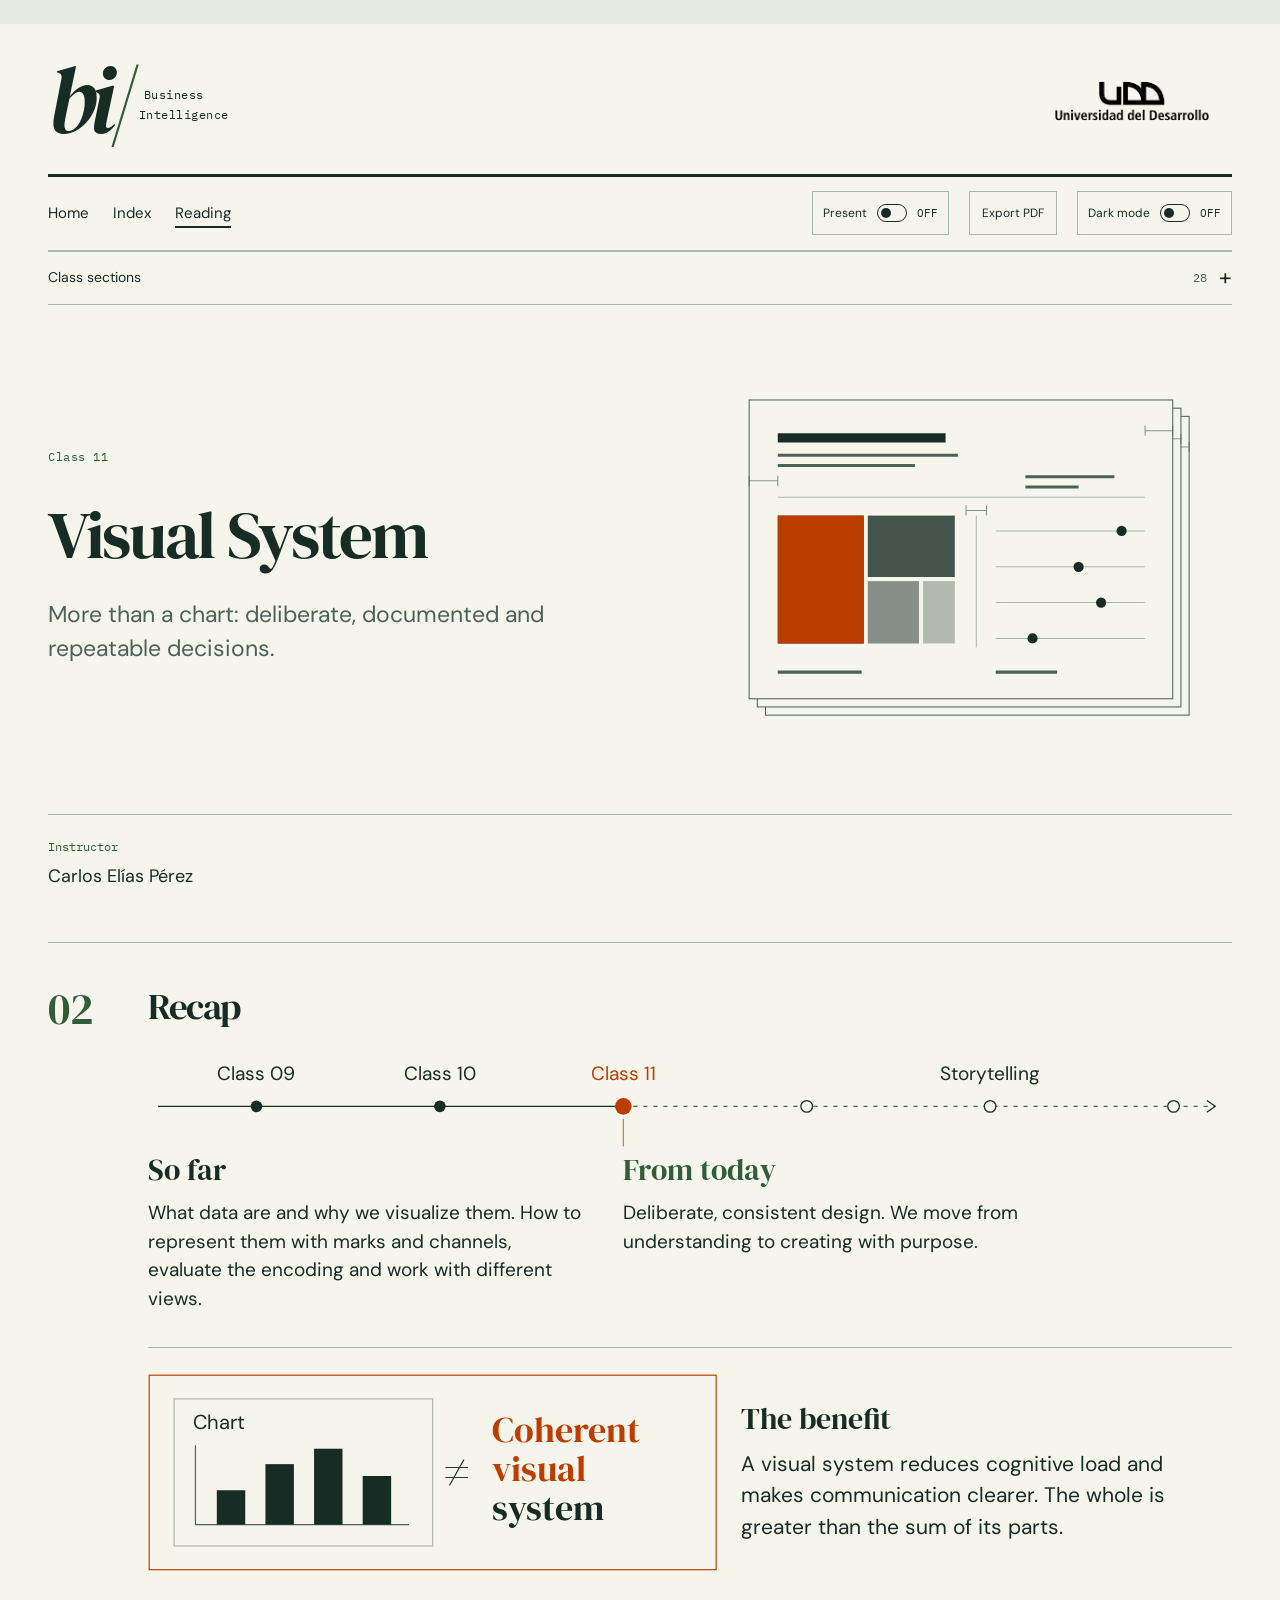
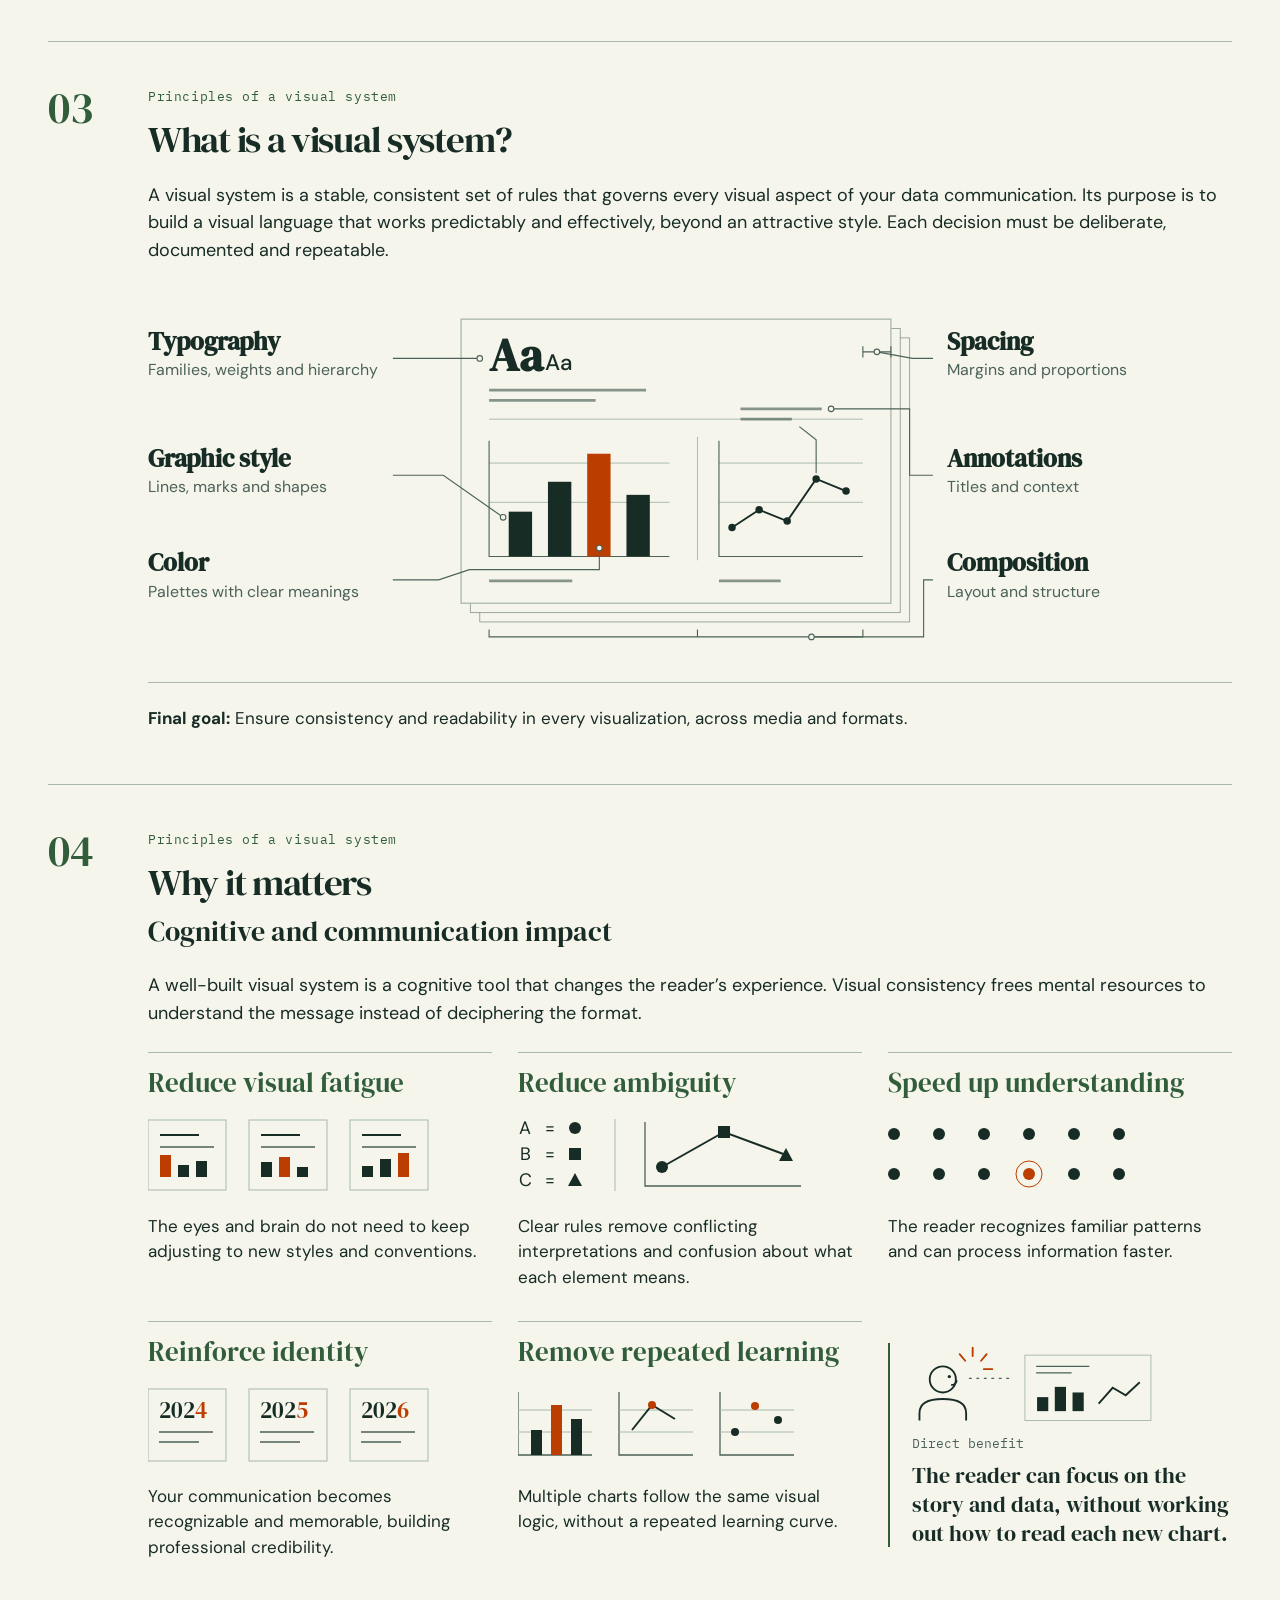
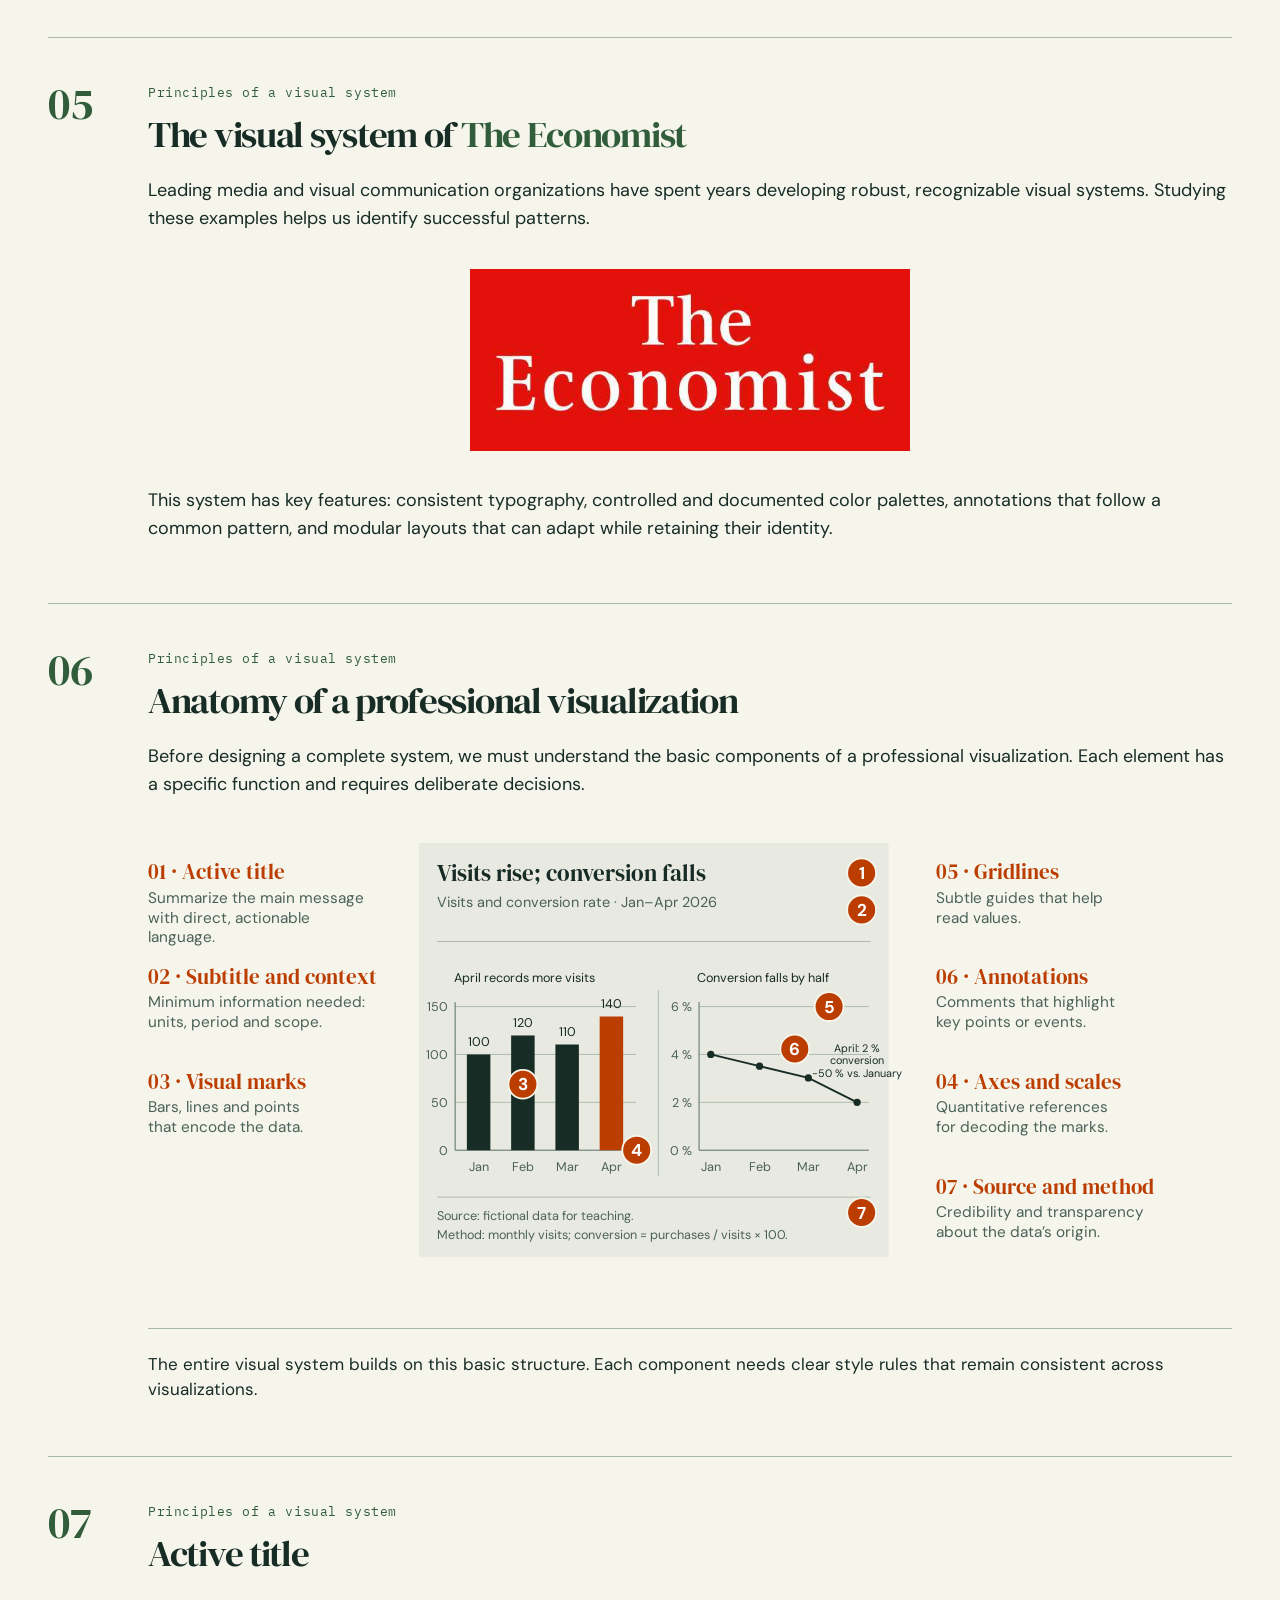
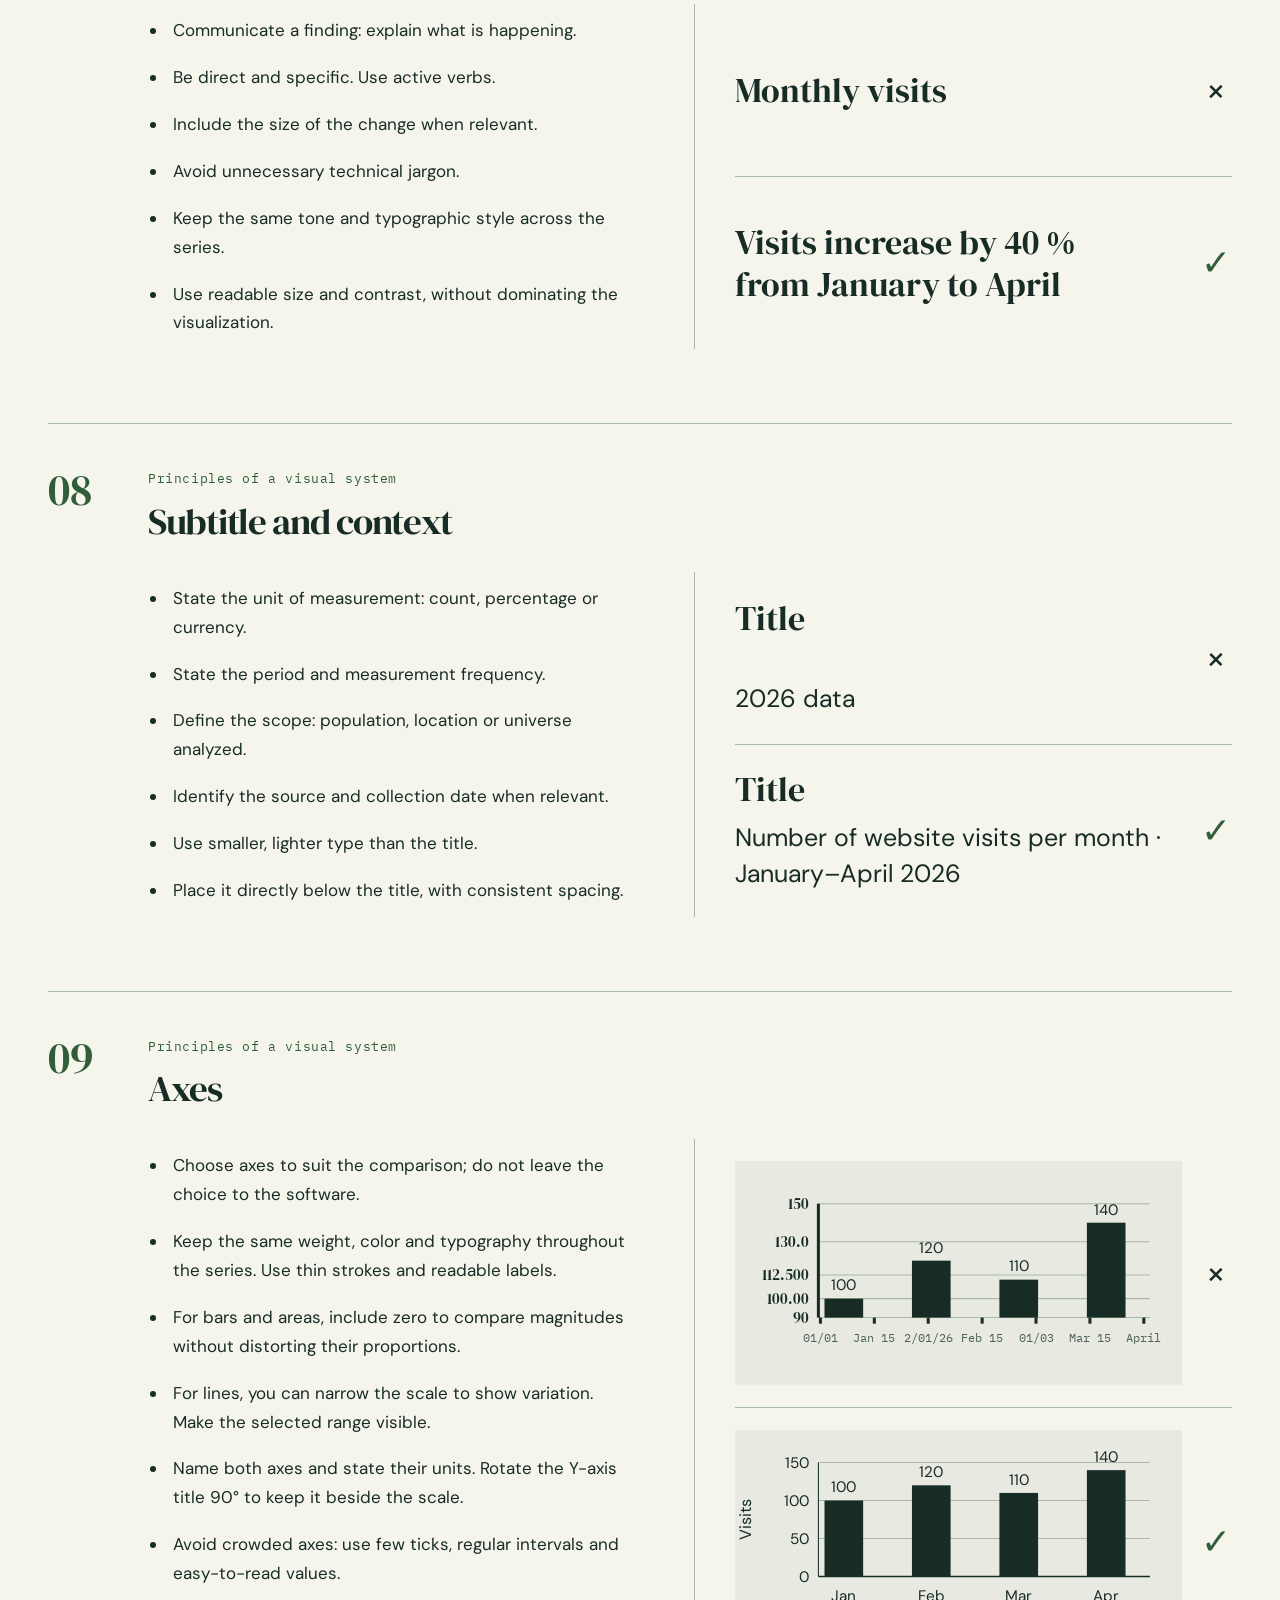
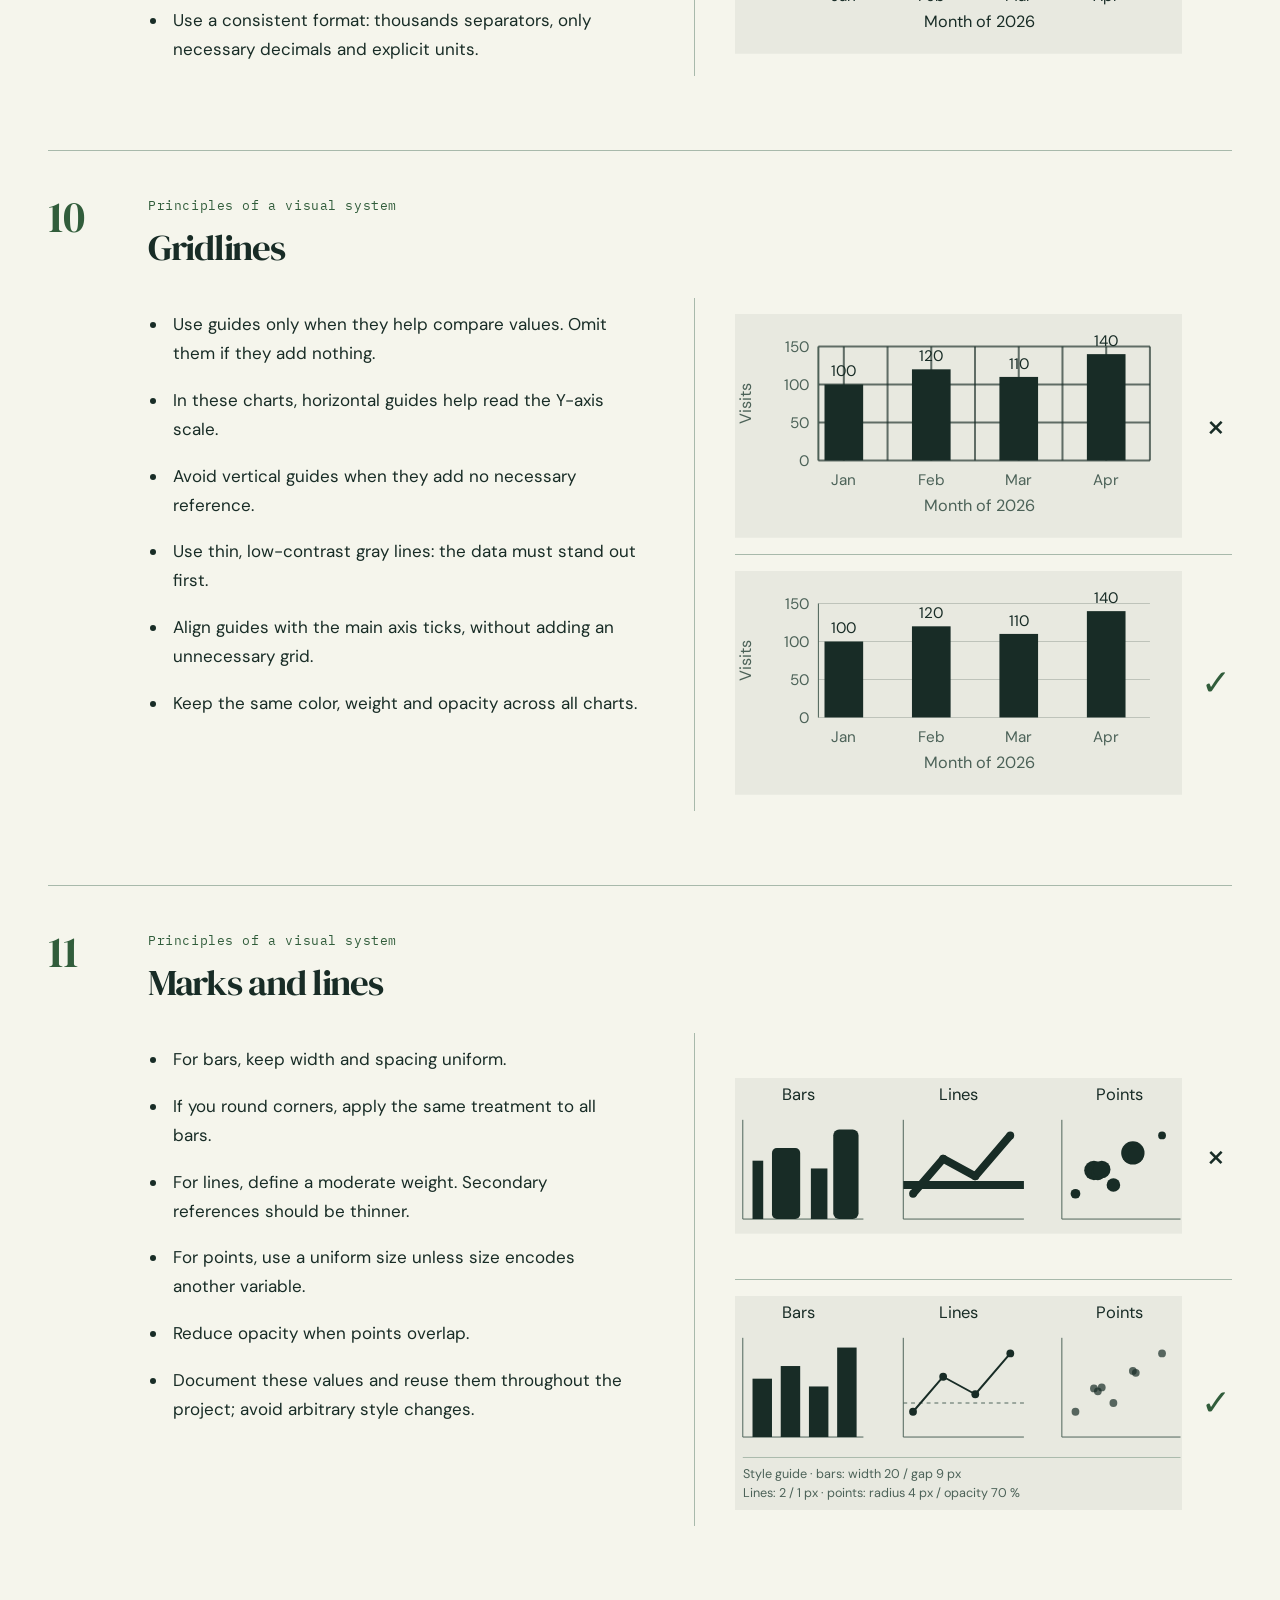
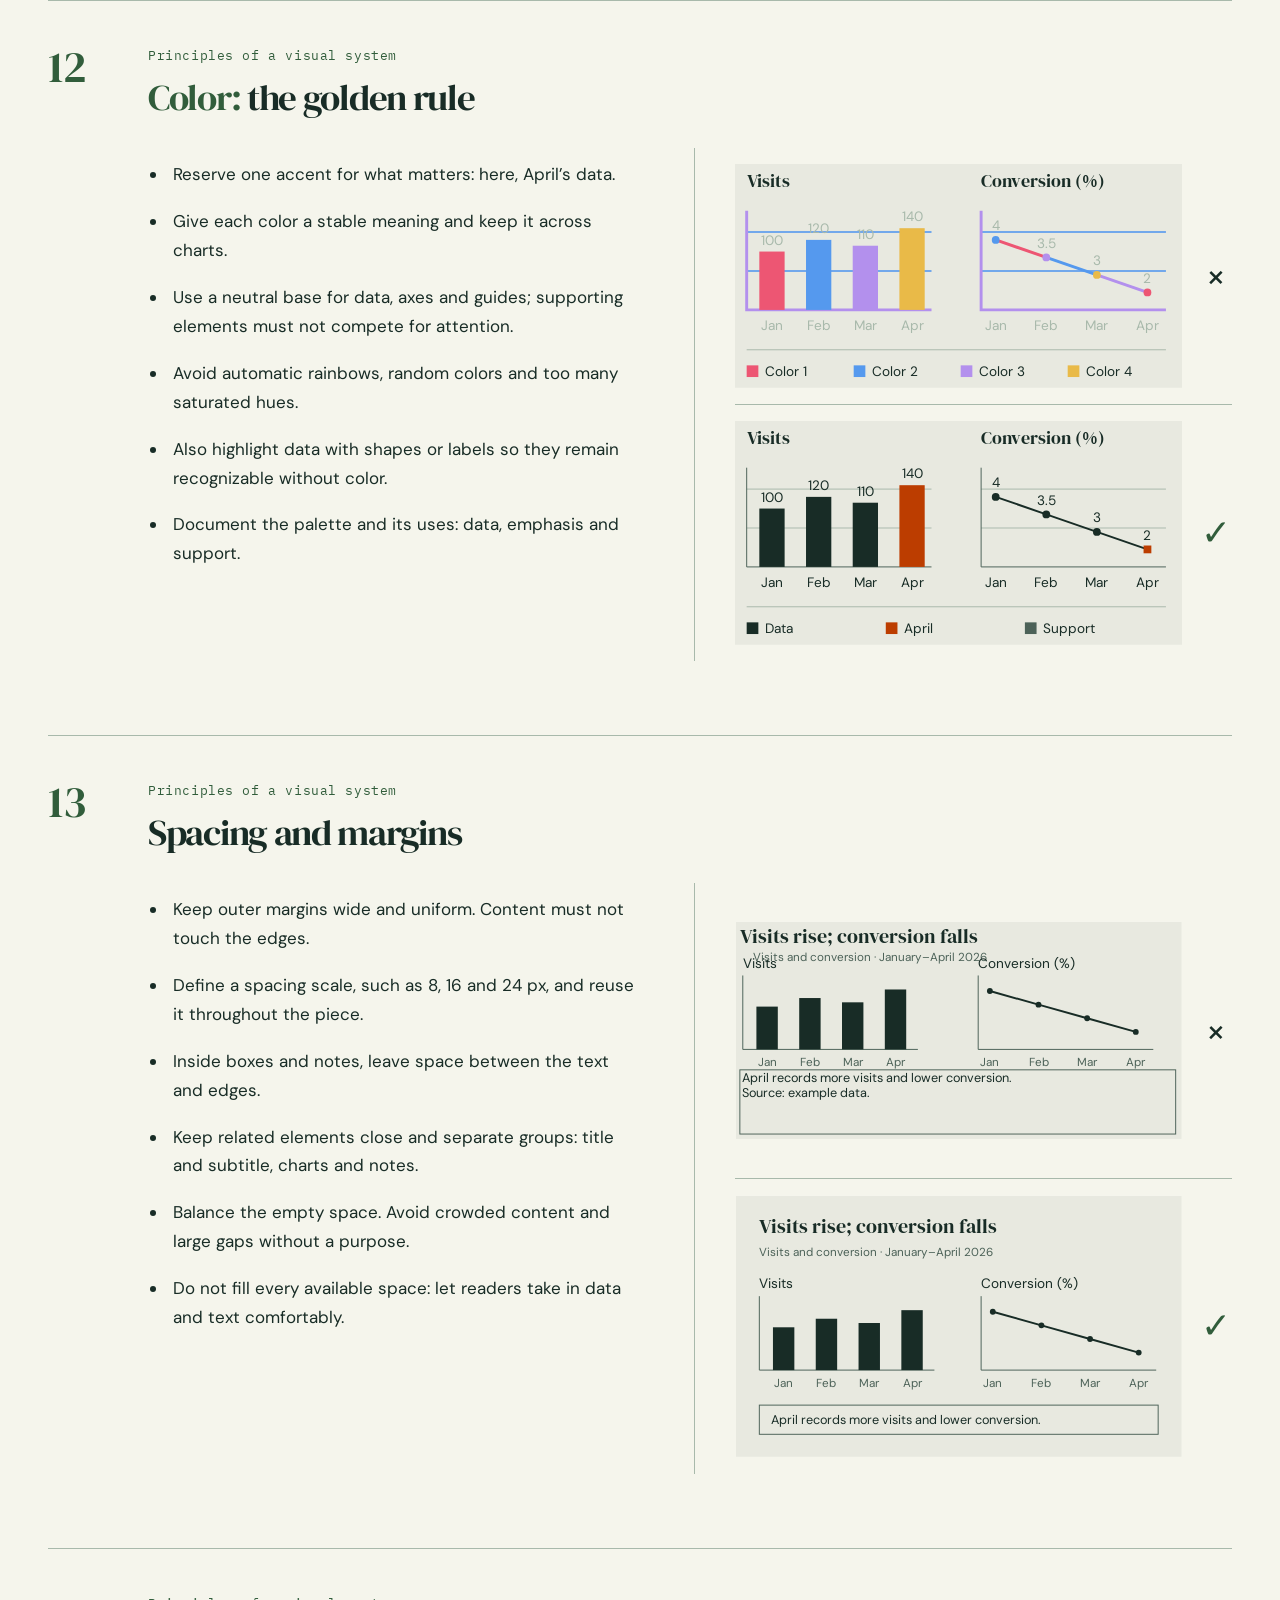
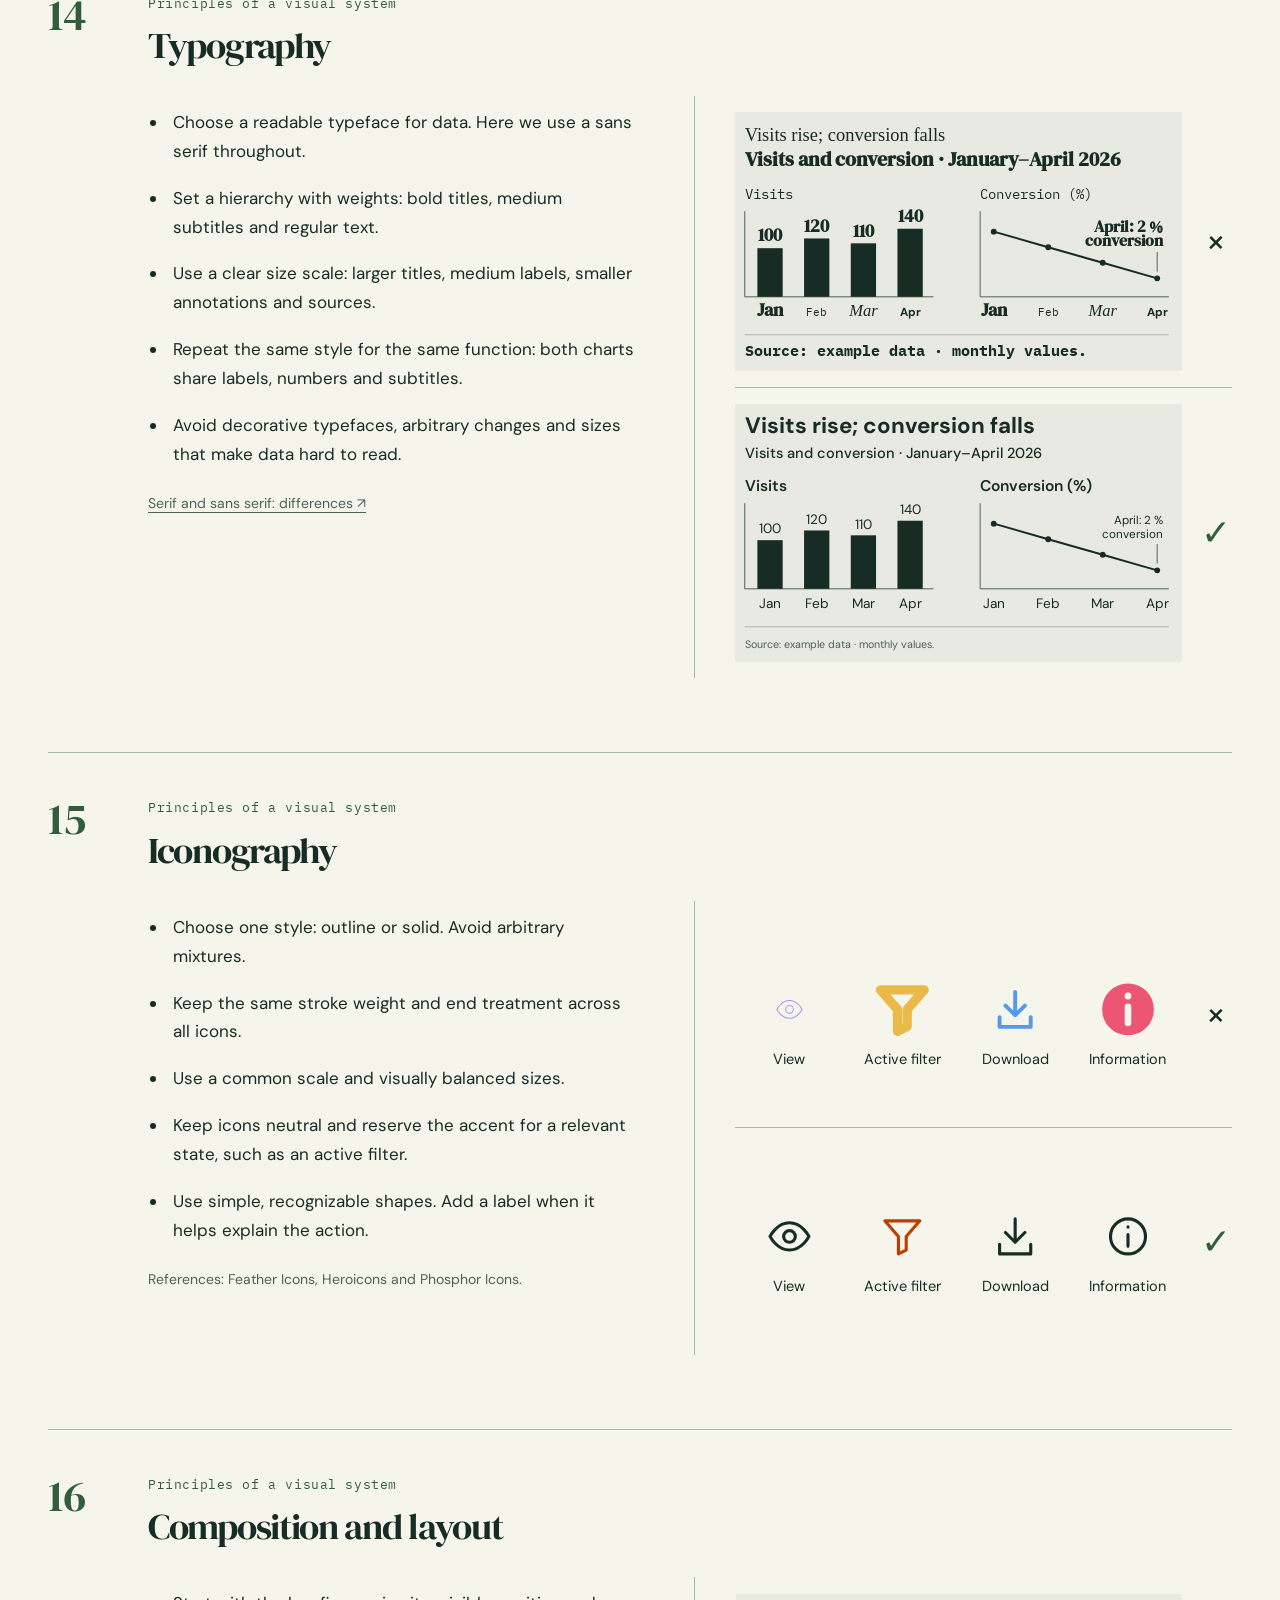
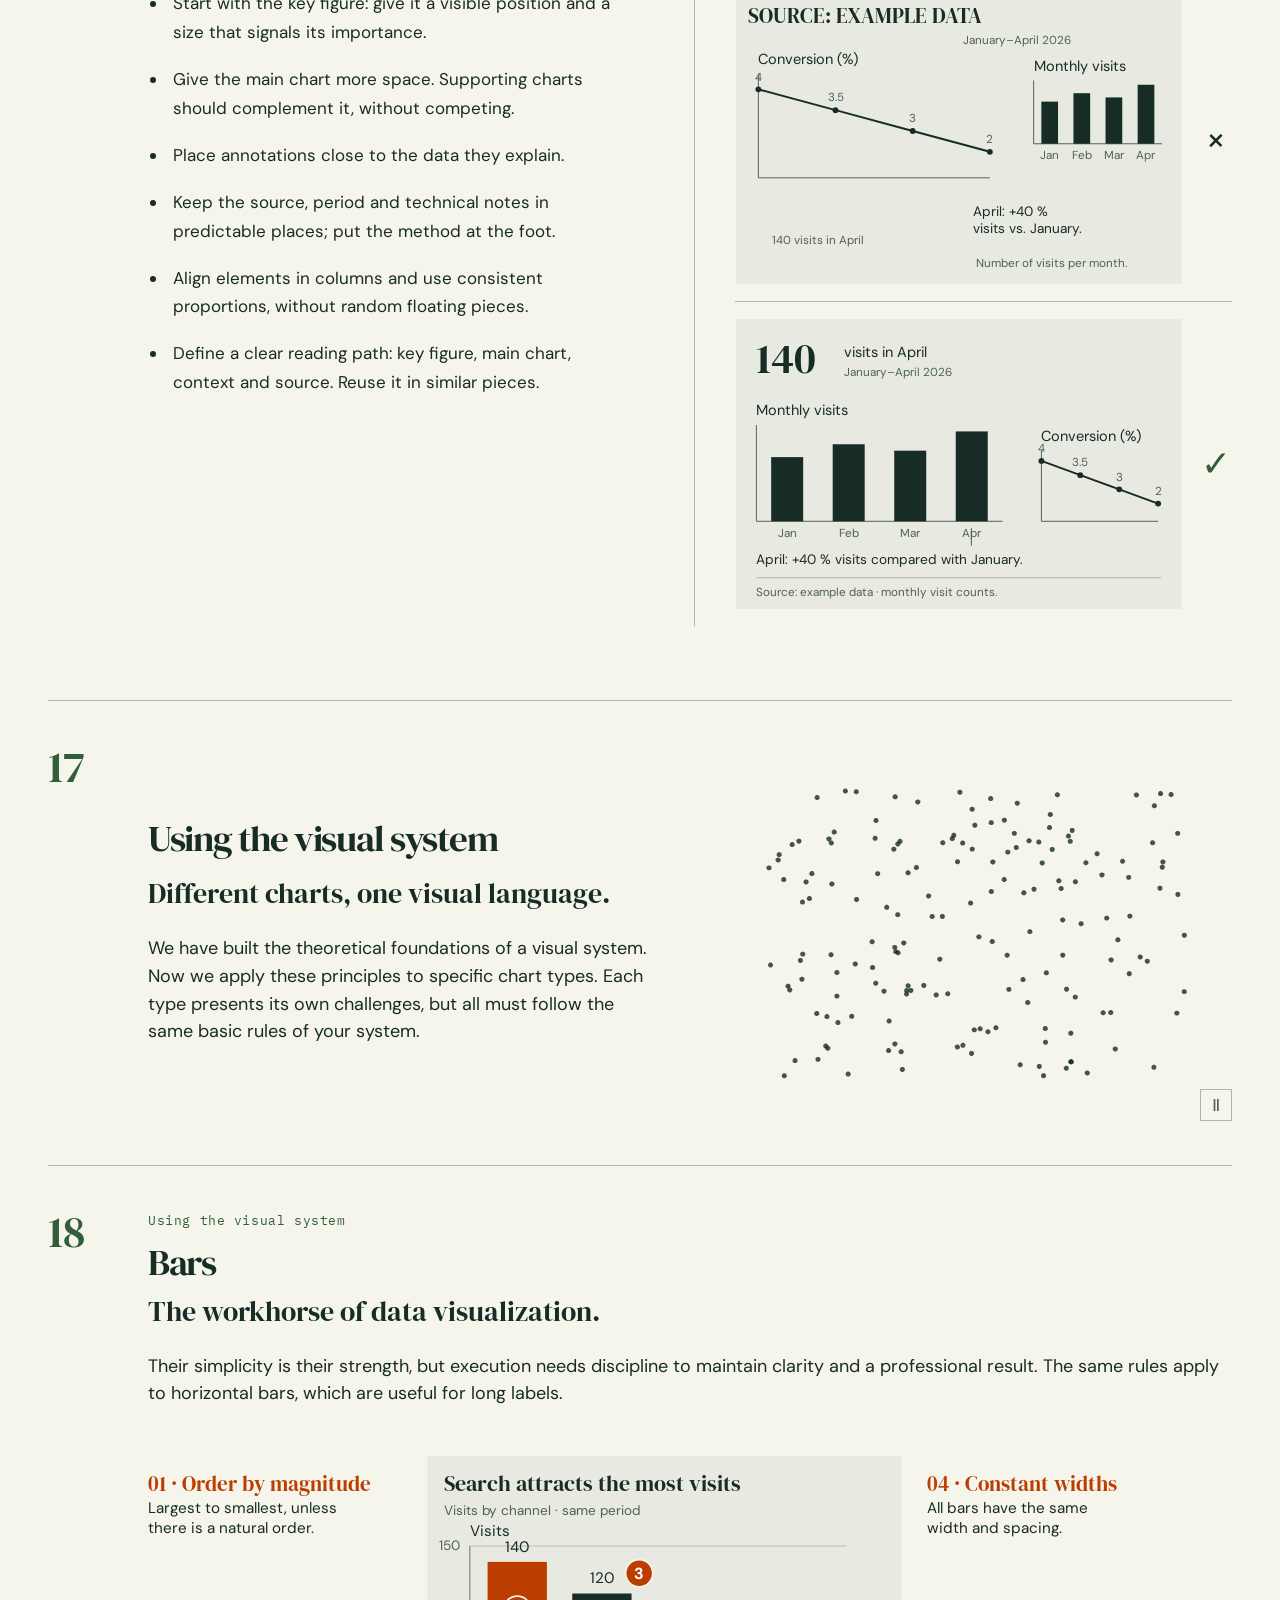
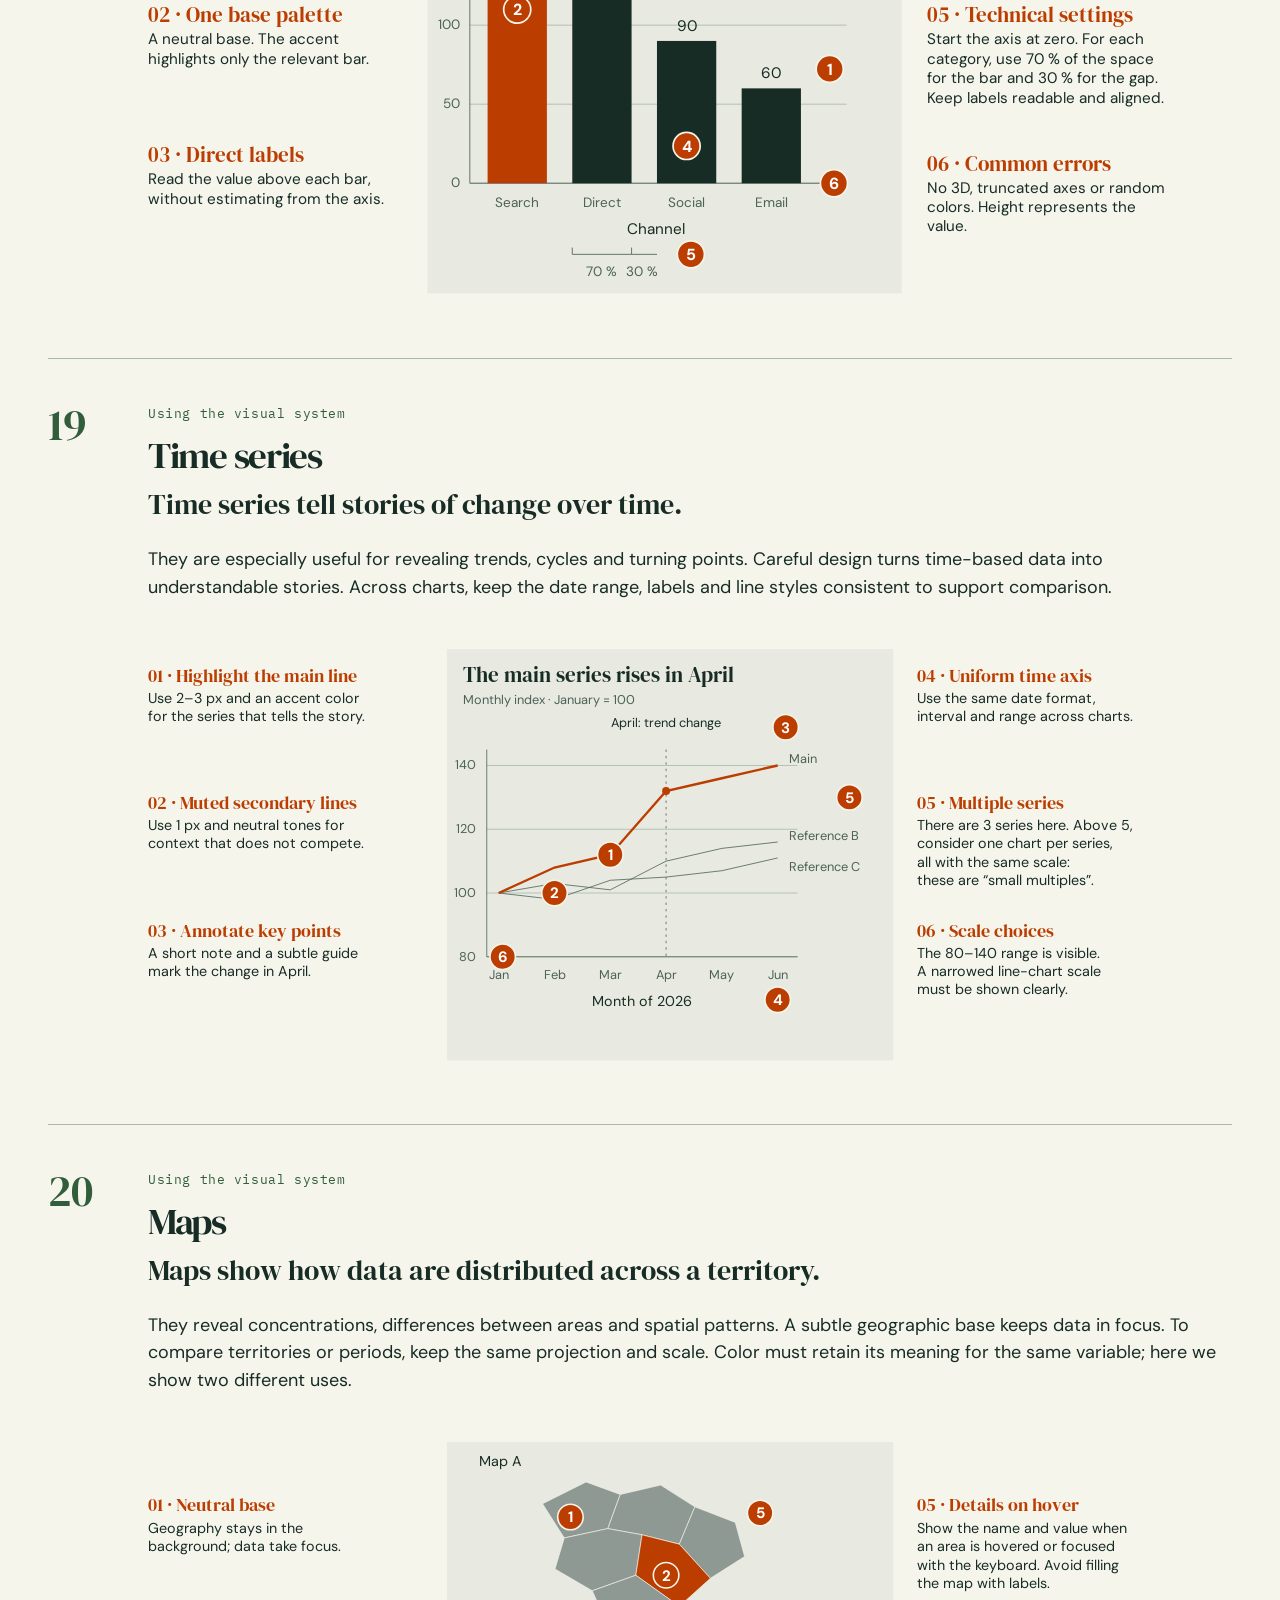
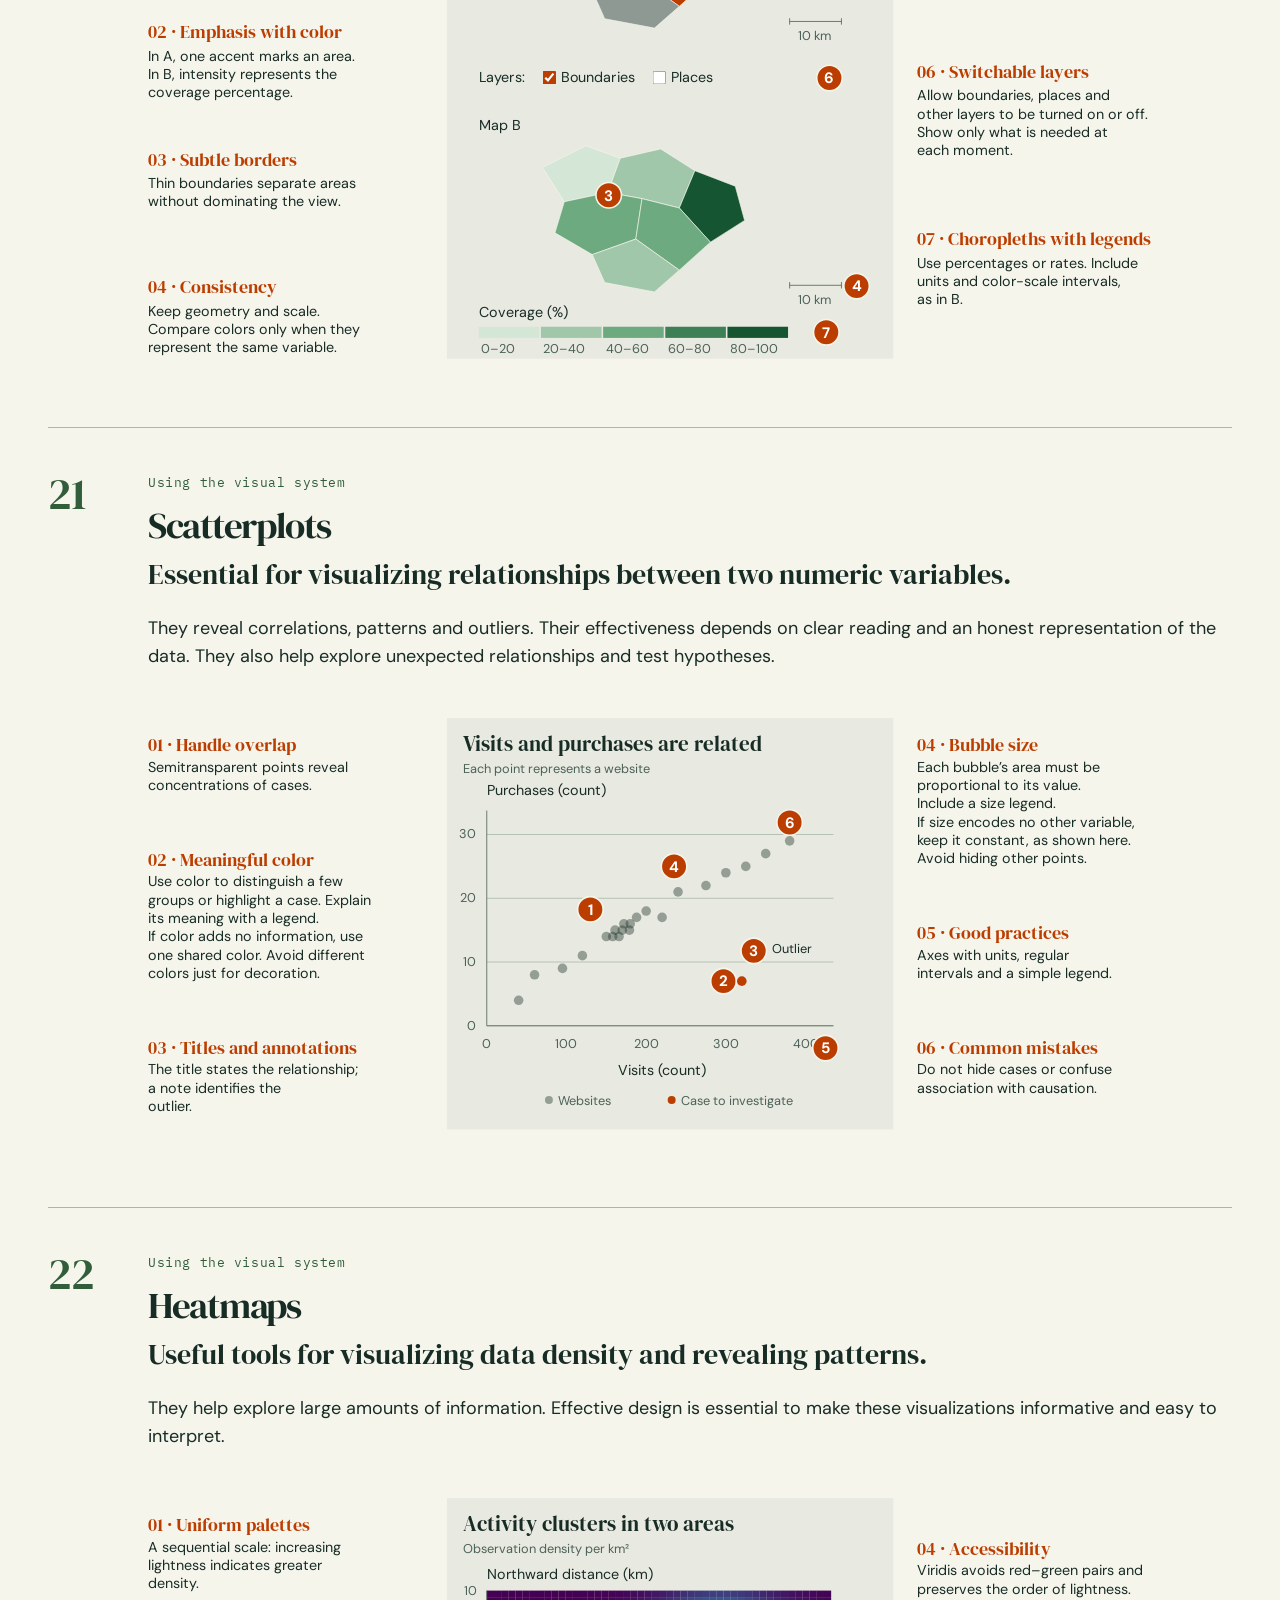
<file: classes/visual-system/index.html>
<!doctype html>
<html lang="en">
<head>
  <meta charset="utf-8">
  <meta name="viewport" content="width=device-width, initial-scale=1">
  <meta name="description" content="Deliberate, documented and repeatable visual design decisions.">
  <title>Visual System · BI 2026</title>
  <script src="../../assets/theme.js"></script>
  <link rel="preconnect" href="https://fonts.googleapis.com">
  <link rel="preconnect" href="https://fonts.gstatic.com" crossorigin>
  <link href="https://fonts.googleapis.com/css2?family=DM+Sans:wght@400;500;600;700&family=DM+Serif+Display:ital@0;1&family=IBM+Plex+Mono:wght@400;500&display=swap" rel="stylesheet">
  <link rel="stylesheet" href="../../assets/viz/pliego.css?v=131">
  <link rel="stylesheet" href="../../assets/viz/codificacion.css?v=20261103">
  <link rel="stylesheet" href="styles.css">
  <script src="app.js" defer></script>
  <script src="print.js" defer></script>
  <script src="../../assets/viz/sitio.js?v=133" defer></script>
</head>
<body data-page="lesson">
  <a class="skip-link" href="#contenido">Skip to content</a>
  <div class="publication">
    <header class="masthead">
      <a class="wordmark" href="../../index.html" aria-label="Business Intelligence Home">bi<span>/</span></a>
      <p class="course-name"><span>Business</span> <span>Intelligence</span></p>
      <div class="institution-mark" role="img" aria-label="Universidad del Desarrollo"><img class="institution-dark" src="../../assets/UDD-blanco.png" alt="" width="3018" height="1061"><img class="institution-light" src="../../assets/UDD-negro.png" alt="" width="3018" height="1061"></div>
    </header>
    <div class="navigation-row" data-site-controls>
      <nav aria-label="Course navigation" class="page-nav"><a href="../../index.html">Home</a><a href="../../clases.html">Index</a><span aria-current="page">Reading</span></nav><button class="theme-switch presentation-switch" type="button" role="switch" aria-checked="false" aria-label="Present" data-present-toggle hidden><span>Present</span><span class="theme-track" aria-hidden="true"></span><span class="theme-state" data-present-state aria-hidden="true">OFF</span></button><button type="button" class="pdf-export" data-export-pdf hidden title="Opens printing; choose Save as PDF">Export PDF</button>
      <button class="theme-switch" type="button" role="switch" aria-checked="false" aria-label="Dark mode" data-theme-toggle hidden>
        <span>Dark mode</span><span class="theme-track" aria-hidden="true"></span><span class="theme-state" data-theme-state aria-hidden="true">OFF</span>
      </button>
    </div>
    <main id="contenido"><article class="lesson" data-class="herramientas-y-diseno">

      <details class="lesson-toc"><summary>Class sections<span class="toc-count">28</span></summary><nav aria-label="Class sections"><a href="#portada"><span class="toc-number" aria-hidden="true">01</span>Cover</a><a href="#estilo-02"><span class="toc-number" aria-hidden="true">02</span>Recap</a><a href="#estilo-03"><span class="toc-number" aria-hidden="true">03</span>What is a visual system?</a><a href="#estilo-04"><span class="toc-number" aria-hidden="true">04</span>Why it matters</a><a href="#estilo-05"><span class="toc-number" aria-hidden="true">05</span>The visual system of The Economist</a><a href="#estilo-06"><span class="toc-number" aria-hidden="true">06</span>Anatomy of a professional visualization</a><a href="#estilo-07"><span class="toc-number" aria-hidden="true">07</span>Active title</a><a href="#estilo-08"><span class="toc-number" aria-hidden="true">08</span>Subtitle and context</a><a href="#estilo-09"><span class="toc-number" aria-hidden="true">09</span>Axes</a><a href="#estilo-10"><span class="toc-number" aria-hidden="true">10</span>Gridlines</a><a href="#estilo-11"><span class="toc-number" aria-hidden="true">11</span>Marks and lines</a><a href="#estilo-12"><span class="toc-number" aria-hidden="true">12</span>Color: the golden rule</a><a href="#estilo-13"><span class="toc-number" aria-hidden="true">13</span>Spacing and margins</a><a href="#estilo-14"><span class="toc-number" aria-hidden="true">14</span>Typography</a><a href="#estilo-15"><span class="toc-number" aria-hidden="true">15</span>Iconography</a><a href="#estilo-16"><span class="toc-number" aria-hidden="true">16</span>Composition and layout</a><a href="#estilo-18"><span class="toc-number" aria-hidden="true">17</span>Using the visual system</a><a href="#estilo-19"><span class="toc-number" aria-hidden="true">18</span>Bars</a><a href="#estilo-20"><span class="toc-number" aria-hidden="true">19</span>Time series</a><a href="#estilo-21"><span class="toc-number" aria-hidden="true">20</span>Maps</a><a href="#estilo-22"><span class="toc-number" aria-hidden="true">21</span>Scatterplots</a><a href="#estilo-23"><span class="toc-number" aria-hidden="true">22</span>Heatmaps</a><a href="#estilo-tortas"><span class="toc-number" aria-hidden="true">23</span>Pie charts</a><a href="#estilo-24"><span class="toc-number" aria-hidden="true">24</span>Professional design process</a><a href="#estilo-26"><span class="toc-number" aria-hidden="true">25</span>Visual stress tests</a><a href="#estilo-cierre"><span class="toc-number" aria-hidden="true">26</span>Design for understanding</a><a href="#recursos-diseno"><span class="toc-number" aria-hidden="true">27</span>Resources for design and review</a><a href="#referencias-diseno"><span class="toc-number" aria-hidden="true">28</span>Visual design references</a></nav></details>
<div class="lesson-content"><section class="lesson-section lesson-cover visual-section encoding-cover workshop-section" id="portada" data-scene data-title="Cover"><div class="section-body"><div class="encoding-cover-layout"><div class="encoding-cover-copy"><span class="eyebrow">Class 11</span><h1>Visual System</h1><p class="cover-deck">More than a chart: deliberate, documented and repeatable decisions.</p></div><div class="encoding-cover-visual"><figure class="cover-system" aria-label="A visual system is built in stages and maintained across pages.">
<svg viewBox="0 0 520 390" role="img" aria-label="Typography, graphic style, color, spacing, annotations and composition appear. Pages then show bars and lines, scatterplots, a map and heatmap, and a treemap, keeping the same visual system.">

<g class="cs-cycle" aria-hidden="true">
  <g class="cs-stack"><g transform="translate(16 16)">
  <rect class="cs-paper" x="48" y="42" width="414" height="292"/>
  <g class="cs-stage cs-type"><path class="cs-heading" d="M76 79H240"/><path class="cs-copy" d="M76 96H252M76 106H210"/></g>
  <g class="cs-stage cs-graphics"><path class="cs-grid" d="M76 190H249M76 235H249"/><path class="cs-axis" d="M76 150V280H249M289 150V280H435"/><g class="cs-marks"><circle cx="89" cy="263" r="4"/><circle cx="102" cy="250" r="4"/><circle cx="118" cy="253" r="4"/><circle cx="130" cy="230" r="4"/><circle cx="144" cy="219" r="4"/><circle cx="151" cy="225" r="4"/><circle cx="164" cy="209" r="4"/><circle cx="181" cy="198" r="4"/><circle cx="194" cy="202" r="4"/><circle cx="210" cy="178" r="4"/><circle cx="230" cy="163" r="4"/><circle cx="204" cy="251" r="4"/><rect x="289" y="157" width="132" height="19"/><rect x="289" y="188" width="105" height="19"/><rect x="289" y="219" width="74" height="19"/><rect x="289" y="250" width="45" height="19"/></g></g>
  <g class="cs-stage cs-color"><circle class="cs-accent" cx="204" cy="251" r="4"/></g>
  <g class="cs-stage cs-spacing"><path class="cs-measure" d="M48 121H76M48 116V126M76 116V126M435 72H462M435 67V77M462 67V77M260 150H280M260 145V155M280 145V155"/></g>
  <g class="cs-stage cs-annotations"><path class="cs-copy" d="M318 117H405M318 127H370M76 308H158M289 308H349"/></g>
  <g class="cs-stage cs-composition"><path class="cs-grid" d="M76 137H435M270 155V284"/></g>
</g><g transform="translate(8 8)">
  <rect class="cs-paper" x="48" y="42" width="414" height="292"/>
  <g class="cs-stage cs-type"><path class="cs-heading" d="M76 79H240"/><path class="cs-copy" d="M76 96H252M76 106H210"/></g>
  <g class="cs-stage cs-graphics"><g class="cs-marks"><polygon points="86,186 126,165 158,179 146,215 105,221" stroke="var(--paper)" stroke-width="2"/><polygon points="158,179 192,168 224,189 211,227 146,215" stroke="var(--paper)" stroke-width="2"/><polygon points="105,221 146,215 177,222 170,259 132,274 97,253" stroke="var(--paper)" stroke-width="2"/><polygon points="177,222 211,227 240,257 210,280 170,259" stroke="var(--paper)" stroke-width="2"/><rect x="291" y="157" width="18" height="18" opacity="0.18"/><rect x="311" y="157" width="18" height="18" opacity="0.23"/><rect x="331" y="157" width="18" height="18" opacity="0.33"/><rect x="351" y="157" width="18" height="18" opacity="0.46"/><rect x="371" y="157" width="18" height="18" opacity="0.53"/><rect x="391" y="157" width="18" height="18" opacity="0.46"/><rect x="411" y="157" width="18" height="18" opacity="0.33"/><rect x="291" y="177" width="18" height="18" opacity="0.20"/><rect x="311" y="177" width="18" height="18" opacity="0.28"/><rect x="331" y="177" width="18" height="18" opacity="0.46"/><rect x="351" y="177" width="18" height="18" opacity="0.71"/><rect x="371" y="177" width="18" height="18" opacity="0.82"/><rect x="391" y="177" width="18" height="18" opacity="0.71"/><rect x="411" y="177" width="18" height="18" opacity="0.46"/><rect x="291" y="197" width="18" height="18" opacity="0.20"/><rect x="311" y="197" width="18" height="18" opacity="0.30"/><rect x="331" y="197" width="18" height="18" opacity="0.53"/><rect x="351" y="197" width="18" height="18" opacity="0.82"/><rect x="371" y="197" width="18" height="18" opacity="0.97"/><rect x="391" y="197" width="18" height="18" opacity="0.82"/><rect x="411" y="197" width="18" height="18" opacity="0.53"/><rect x="291" y="217" width="18" height="18" opacity="0.20"/><rect x="311" y="217" width="18" height="18" opacity="0.28"/><rect x="331" y="217" width="18" height="18" opacity="0.46"/><rect x="351" y="217" width="18" height="18" opacity="0.71"/><rect x="371" y="217" width="18" height="18" opacity="0.82"/><rect x="391" y="217" width="18" height="18" opacity="0.71"/><rect x="411" y="217" width="18" height="18" opacity="0.46"/><rect x="291" y="237" width="18" height="18" opacity="0.18"/><rect x="311" y="237" width="18" height="18" opacity="0.23"/><rect x="331" y="237" width="18" height="18" opacity="0.33"/><rect x="351" y="237" width="18" height="18" opacity="0.46"/><rect x="371" y="237" width="18" height="18" opacity="0.53"/><rect x="391" y="237" width="18" height="18" opacity="0.46"/><rect x="411" y="237" width="18" height="18" opacity="0.33"/><rect x="291" y="257" width="18" height="18" opacity="0.18"/><rect x="311" y="257" width="18" height="18" opacity="0.19"/><rect x="331" y="257" width="18" height="18" opacity="0.23"/><rect x="351" y="257" width="18" height="18" opacity="0.28"/><rect x="371" y="257" width="18" height="18" opacity="0.30"/><rect x="391" y="257" width="18" height="18" opacity="0.28"/><rect x="411" y="257" width="18" height="18" opacity="0.23"/></g></g>
  <g class="cs-stage cs-color"><polygon class="cs-accent" points="177,222 211,227 240,257 210,280 170,259" stroke="var(--paper)" stroke-width="2"/></g>
  <g class="cs-stage cs-spacing"><path class="cs-measure" d="M48 121H76M48 116V126M76 116V126M435 72H462M435 67V77M462 67V77M260 150H280M260 145V155M280 145V155"/></g>
  <g class="cs-stage cs-annotations"><path class="cs-copy" d="M318 117H405M318 127H370M76 308H158M289 308H349"/></g>
  <g class="cs-stage cs-composition"><path class="cs-grid" d="M76 137H435M270 155V284"/></g>
</g></g>
  <g>
  <rect class="cs-paper" x="48" y="42" width="414" height="292"/>
  <g class="cs-stage cs-type"><path class="cs-heading" d="M76 79H240"/><path class="cs-copy" d="M76 96H252M76 106H210"/></g>
  <g class="cs-stage cs-graphics"><g class="cs-marks"><rect x="76" y="155" width="84" height="125"/><rect x="164" y="155" width="85" height="60" opacity=".8"/><rect x="164" y="219" width="50" height="61" opacity=".5"/><rect x="218" y="219" width="31" height="61" opacity=".3"/></g><path class="cs-grid" d="M289 170H435M289 205H435M289 240H435M289 275H435"/><g class="cs-marks"><circle cx="412" cy="170" r="5"/><circle cx="370" cy="205" r="5"/><circle cx="392" cy="240" r="5"/><circle cx="325" cy="275" r="5"/></g></g>
  <g class="cs-stage cs-color"><rect class="cs-accent" x="76" y="155" width="84" height="125"/></g>
  <g class="cs-stage cs-spacing"><path class="cs-measure" d="M48 121H76M48 116V126M76 116V126M435 72H462M435 67V77M462 67V77M260 150H280M260 145V155M280 145V155"/></g>
  <g class="cs-stage cs-annotations"><path class="cs-copy" d="M318 117H405M318 127H370M76 308H158M289 308H349"/></g>
  <g class="cs-stage cs-composition"><path class="cs-grid" d="M76 137H435M270 155V284"/></g>
</g>
  <g class="cs-turn cs-turn-three"><g>
  <rect class="cs-paper" x="48" y="42" width="414" height="292"/>
  <g class="cs-stage cs-type"><path class="cs-heading" d="M76 79H240"/><path class="cs-copy" d="M76 96H252M76 106H210"/></g>
  <g class="cs-stage cs-graphics"><g class="cs-marks"><polygon points="86,186 126,165 158,179 146,215 105,221" stroke="var(--paper)" stroke-width="2"/><polygon points="158,179 192,168 224,189 211,227 146,215" stroke="var(--paper)" stroke-width="2"/><polygon points="105,221 146,215 177,222 170,259 132,274 97,253" stroke="var(--paper)" stroke-width="2"/><polygon points="177,222 211,227 240,257 210,280 170,259" stroke="var(--paper)" stroke-width="2"/><rect x="291" y="157" width="18" height="18" opacity="0.18"/><rect x="311" y="157" width="18" height="18" opacity="0.23"/><rect x="331" y="157" width="18" height="18" opacity="0.33"/><rect x="351" y="157" width="18" height="18" opacity="0.46"/><rect x="371" y="157" width="18" height="18" opacity="0.53"/><rect x="391" y="157" width="18" height="18" opacity="0.46"/><rect x="411" y="157" width="18" height="18" opacity="0.33"/><rect x="291" y="177" width="18" height="18" opacity="0.20"/><rect x="311" y="177" width="18" height="18" opacity="0.28"/><rect x="331" y="177" width="18" height="18" opacity="0.46"/><rect x="351" y="177" width="18" height="18" opacity="0.71"/><rect x="371" y="177" width="18" height="18" opacity="0.82"/><rect x="391" y="177" width="18" height="18" opacity="0.71"/><rect x="411" y="177" width="18" height="18" opacity="0.46"/><rect x="291" y="197" width="18" height="18" opacity="0.20"/><rect x="311" y="197" width="18" height="18" opacity="0.30"/><rect x="331" y="197" width="18" height="18" opacity="0.53"/><rect x="351" y="197" width="18" height="18" opacity="0.82"/><rect x="371" y="197" width="18" height="18" opacity="0.97"/><rect x="391" y="197" width="18" height="18" opacity="0.82"/><rect x="411" y="197" width="18" height="18" opacity="0.53"/><rect x="291" y="217" width="18" height="18" opacity="0.20"/><rect x="311" y="217" width="18" height="18" opacity="0.28"/><rect x="331" y="217" width="18" height="18" opacity="0.46"/><rect x="351" y="217" width="18" height="18" opacity="0.71"/><rect x="371" y="217" width="18" height="18" opacity="0.82"/><rect x="391" y="217" width="18" height="18" opacity="0.71"/><rect x="411" y="217" width="18" height="18" opacity="0.46"/><rect x="291" y="237" width="18" height="18" opacity="0.18"/><rect x="311" y="237" width="18" height="18" opacity="0.23"/><rect x="331" y="237" width="18" height="18" opacity="0.33"/><rect x="351" y="237" width="18" height="18" opacity="0.46"/><rect x="371" y="237" width="18" height="18" opacity="0.53"/><rect x="391" y="237" width="18" height="18" opacity="0.46"/><rect x="411" y="237" width="18" height="18" opacity="0.33"/><rect x="291" y="257" width="18" height="18" opacity="0.18"/><rect x="311" y="257" width="18" height="18" opacity="0.19"/><rect x="331" y="257" width="18" height="18" opacity="0.23"/><rect x="351" y="257" width="18" height="18" opacity="0.28"/><rect x="371" y="257" width="18" height="18" opacity="0.30"/><rect x="391" y="257" width="18" height="18" opacity="0.28"/><rect x="411" y="257" width="18" height="18" opacity="0.23"/></g></g>
  <g class="cs-stage cs-color"><polygon class="cs-accent" points="177,222 211,227 240,257 210,280 170,259" stroke="var(--paper)" stroke-width="2"/></g>
  <g class="cs-stage cs-spacing"><path class="cs-measure" d="M48 121H76M48 116V126M76 116V126M435 72H462M435 67V77M462 67V77M260 150H280M260 145V155M280 145V155"/></g>
  <g class="cs-stage cs-annotations"><path class="cs-copy" d="M318 117H405M318 127H370M76 308H158M289 308H349"/></g>
  <g class="cs-stage cs-composition"><path class="cs-grid" d="M76 137H435M270 155V284"/></g>
</g></g>
  <g class="cs-turn cs-turn-two"><g>
  <rect class="cs-paper" x="48" y="42" width="414" height="292"/>
  <g class="cs-stage cs-type"><path class="cs-heading" d="M76 79H240"/><path class="cs-copy" d="M76 96H252M76 106H210"/></g>
  <g class="cs-stage cs-graphics"><path class="cs-grid" d="M76 190H249M76 235H249"/><path class="cs-axis" d="M76 150V280H249M289 150V280H435"/><g class="cs-marks"><circle cx="89" cy="263" r="4"/><circle cx="102" cy="250" r="4"/><circle cx="118" cy="253" r="4"/><circle cx="130" cy="230" r="4"/><circle cx="144" cy="219" r="4"/><circle cx="151" cy="225" r="4"/><circle cx="164" cy="209" r="4"/><circle cx="181" cy="198" r="4"/><circle cx="194" cy="202" r="4"/><circle cx="210" cy="178" r="4"/><circle cx="230" cy="163" r="4"/><circle cx="204" cy="251" r="4"/><rect x="289" y="157" width="132" height="19"/><rect x="289" y="188" width="105" height="19"/><rect x="289" y="219" width="74" height="19"/><rect x="289" y="250" width="45" height="19"/></g></g>
  <g class="cs-stage cs-color"><circle class="cs-accent" cx="204" cy="251" r="4"/></g>
  <g class="cs-stage cs-spacing"><path class="cs-measure" d="M48 121H76M48 116V126M76 116V126M435 72H462M435 67V77M462 67V77M260 150H280M260 145V155M280 145V155"/></g>
  <g class="cs-stage cs-annotations"><path class="cs-copy" d="M318 117H405M318 127H370M76 308H158M289 308H349"/></g>
  <g class="cs-stage cs-composition"><path class="cs-grid" d="M76 137H435M270 155V284"/></g>
</g></g>
  <g class="cs-turn cs-turn-one"><g>
  <rect class="cs-paper" x="48" y="42" width="414" height="292"/>
  <g class="cs-stage cs-type"><path class="cs-heading" d="M76 79H218"/><path class="cs-copy" d="M76 96H262M76 106H197"/></g>
  <g class="cs-stage cs-graphics">
    <path class="cs-grid" d="M76 170H249M76 211H249M289 170H435M289 211H435"/>
    <path class="cs-axis" d="M76 150V280H249M289 150V280H435"/>
    <g class="cs-marks"><rect x="89" y="235" width="24" height="45"/><rect x="128" y="206" width="24" height="74"/><rect x="167" y="174" width="24" height="106"/><rect x="206" y="219" width="24" height="61"/></g>
    <path class="cs-line" d="M300 249L328 228L357 240L392 188L422 208"/>
    <g class="cs-marks"><circle cx="300" cy="249" r="4"/><circle cx="328" cy="228" r="4"/><circle cx="357" cy="240" r="4"/><circle cx="392" cy="188" r="4"/><circle cx="422" cy="208" r="4"/></g>
  </g>
  <g class="cs-stage cs-color"><rect class="cs-accent" x="167" y="174" width="24" height="106"/></g>
  <g class="cs-stage cs-spacing"><path class="cs-measure" d="M48 121H76M48 116V126M76 116V126M435 72H462M435 67V77M462 67V77M260 150H280M260 145V155M280 145V155"/></g>
  <g class="cs-stage cs-annotations"><path class="cs-copy" d="M318 117H405M318 127H370M76 308H158M289 308H349"/><path class="cs-axis" d="M392 181V151L376 138"/></g>
  <g class="cs-stage cs-composition"><path class="cs-grid" d="M76 137H435M270 155V284"/></g>
</g></g>
</g>
</svg></figure></div></div><div class="cover-credits"><p><span class="mono">Instructor</span>Carlos Elías Pérez</p></div></div></section>

<section class="lesson-section visual-section encoding-section workshop-section source-section " id="estilo-02" data-scene data-title="Recap" data-source-deck="04-estilo" data-source-page="2">
  <div class="section-no"><span>02</span></div><div class="section-body">

    <h2>Recap</h2>
    <div class="recap-journey">
      <figure class="recap-route" tabindex="0" aria-label="Course path">
        <svg viewBox="0 0 1300 120" role="img" aria-label="Class 09, Class 10, Class 11 as the current point; further stages lead toward Storytelling.">
          <path class="recap-route-past" d="M12 64H570"/>
          <path class="recap-route-future" d="M570 64H1280"/>
          <path class="recap-route-end" d="M1270 57L1280 64L1270 71"/>
          <circle class="recap-route-stop" cx="130" cy="64" r="7"/>
          <circle class="recap-route-stop" cx="350" cy="64" r="7"/>
          <circle class="recap-route-now" cx="570" cy="64" r="10"/>
          <circle class="recap-route-destination" cx="790" cy="64" r="7"/>
          <circle class="recap-route-destination" cx="1010" cy="64" r="7"/>
          <circle class="recap-route-destination" cx="1230" cy="64" r="7"/>
          <text x="130" y="32">Class 09</text>
          <text x="350" y="32">Class 10</text>
          <text class="recap-route-current-label" x="570" y="32">Class 11</text>
          <text x="1010" y="32">Storytelling</text>
          <path class="recap-route-guide" d="M570 79V112"/>
        </svg>
      </figure>
      <div class="recap-route-notes">
        <section class="recap-foundations"><h3>So far</h3><p>What data are and why we visualize them. How to represent them with marks and channels, evaluate the encoding and work with different views.</p></section>
        <section class="recap-current"><h3>From today</h3><p>Deliberate, consistent design. We move from understanding to creating with purpose.</p></section>
      </div>
    </div>
    <div class="recap-outcome recap-system-outcome">
      <section class="recap-difference">
        <figure class="recap-system-figure">
          <svg viewBox="0 34 480 166" role="img" aria-label="A chart is not the same as a coherent visual system.">
            <rect class="recap-system-boundary" x="1" y="35" width="478" height="164"/>
            <rect class="recap-chart-boundary" x="22" y="55" width="218" height="124"/>
            <text class="recap-chart-title" x="38" y="80">Chart</text>
            <g aria-hidden="true">
              <path class="recap-chart-axis" d="M40 94V161H220"/>
              <g class="recap-chart-bars"><rect x="58" y="132" width="24" height="29"/><rect x="99" y="110" width="24" height="51"/><rect x="140" y="97" width="24" height="64"/><rect x="181" y="120" width="24" height="41"/></g>
              <text class="recap-system-unequal" x="260" y="130">≠</text>
              <text class="recap-system-type" x="290" y="91"><tspan class="recap-system-emphasis" x="290">Coherent</tspan><tspan class="recap-system-emphasis" x="290" dy="33">visual</tspan><tspan x="290" dy="33">system</tspan></text>
            </g>
          </svg>
        </figure>
      </section>
      <section class="recap-benefit"><h3>The benefit</h3><p>A visual system reduces cognitive load and makes communication clearer. The whole is greater than the sum of its parts.</p></section>
    </div>
  </div>
</section>

<section class="lesson-section visual-section encoding-section workshop-section source-section " id="estilo-03" data-scene data-title="What is a visual system?" data-source-deck="04-estilo" data-source-page="3">
  <div class="section-no"><span>03</span></div><div class="section-body">
    <span class="eyebrow encoding-family">Principles of a visual system</span>
    <h2>What is a visual system?</h2>
    <p>A visual system is a stable, consistent set of rules that governs every visual aspect of your data communication. Its purpose is to build a visual language that works predictably and effectively, beyond an attractive style. Each decision must be deliberate, documented and repeatable.</p><figure class="visual-system-diagram" tabindex="0" aria-label="Diagram of the six components of a visual system">
<svg viewBox="0 0 1160 390" role="img" aria-label="An abstract composition identifies Typography: families, weights and hierarchy; Color: palettes with clear meanings; Spacing: margins and proportions; Graphic style: lines, marks and shapes; Annotations: titles and context; Composition: layout and structure.">
  <!-- Una pieza abstracta: jerarquía, dos zonas de gráficos y una anotación. -->
  <g aria-hidden="true">
    <rect class="vs-sheet" x="355" y="48" width="460" height="304"/>
    <rect class="vs-sheet" x="345" y="38" width="460" height="304"/>
    <rect class="vs-frame" x="335" y="28" width="460" height="304"/>
    <text class="vs-type-large" x="365" y="83">Aa</text>
    <text class="vs-type-small" x="425" y="82">Aa</text>
    <path class="vs-placeholder" d="M365 104H533 M365 115H479"/>
    <path class="vs-rule" d="M365 135H765 M588 154V286"/>
    <path class="vs-grid" d="M365 182H558 M365 224H558 M611 182H765 M611 224H765"/>
    <path class="vs-axis" d="M365 158V282H558 M611 158V282H765"/>
    <g class="vs-marks">
      <rect x="386" y="234" width="25" height="48"/>
      <rect x="428" y="202" width="25" height="80"/>
      <rect class="vs-accent" x="470" y="172" width="25" height="110"/>
      <rect x="512" y="216" width="25" height="66"/>
    </g>
    <path class="vs-line" d="M625 251L654 232L684 244L715 199L747 212"/>
    <g class="vs-marks"><circle cx="625" cy="251" r="4"/><circle cx="654" cy="232" r="4"/><circle cx="684" cy="244" r="4"/><circle cx="715" cy="199" r="4"/><circle cx="747" cy="212" r="4"/></g>
    <path class="vs-annotation" d="M715 193V157L697 143"/>
    <path class="vs-placeholder" d="M634 124H721 M634 135H689 M365 308H454 M611 308H677"/>
    <!-- Medida del margen y agrupación de la estructura. -->
    <path class="vs-dimension" d="M765 63H795 M765 57V69 M795 57V69"/>
    <path class="vs-bracket" d="M365 360V368H765V360 M588 368V360"/>
  </g>
  <!-- Las llamadas terminan sobre el componente que describen. -->
  <g class="vs-leaders" aria-hidden="true">
    <path d="M262 70H315L355 70"/><circle cx="355" cy="70" r="3"/>
    <path d="M262 195H316L380 240"/><circle cx="380" cy="240" r="3"/>
    <path d="M262 307H311L344 296H483V273"/><circle cx="483" cy="273" r="3"/>
    <path d="M840 70H818L780 63"/><circle cx="780" cy="63" r="3"/>
    <path d="M840 195H815V124H731"/><circle cx="731" cy="124" r="3"/>
    <path d="M840 307H830V368H710"/><circle cx="710" cy="368" r="3"/>
  </g>
  <g class="vs-labels">
    <text class="vs-label" x="0" y="61">Typography</text>
    <text class="vs-description" x="0" y="88">Families, weights and hierarchy</text>
    <text class="vs-label" x="0" y="186">Graphic style</text>
    <text class="vs-description" x="0" y="213">Lines, marks and shapes</text>
    <text class="vs-label" x="0" y="298">Color</text>
    <text class="vs-description" x="0" y="325">Palettes with clear meanings</text>
    <text class="vs-label" x="855" y="61">Spacing</text>
    <text class="vs-description" x="855" y="88">Margins and proportions</text>
    <text class="vs-label" x="855" y="186">Annotations</text>
    <text class="vs-description" x="855" y="213">Titles and context</text>
    <text class="vs-label" x="855" y="298">Composition</text>
    <text class="vs-description" x="855" y="325">Layout and structure</text>
  </g>
</svg>
</figure><div class="r-note"><p><strong>Final goal:</strong> Ensure consistency and readability in every visualization, across media and formats.</p></div>
  </div>
</section>

<section class="lesson-section visual-section encoding-section workshop-section source-section " id="estilo-04" data-scene data-title="Why it matters" data-source-deck="04-estilo" data-source-page="4">
  <div class="section-no"><span>04</span></div><div class="section-body">
    <span class="eyebrow encoding-family">Principles of a visual system</span>
    <h2>Why it matters</h2>
    <p class="r-subtitle">Cognitive and communication impact</p><p>A well-built visual system is a cognitive tool that changes the reader’s experience. Visual consistency frees mental resources to understand the message instead of deciphering the format.</p><div class="r-grid r-grid-3 benefit-visuals"><section class="r-part"><h3>Reduce visual fatigue</h3><svg class="benefit-illustration" preserveAspectRatio="xMinYMid meet" viewBox="10 0 300 90" role="img" aria-label="Three panels keep the same alignment and visual hierarchy."><g class="bi-outline"><rect x="10" y="10" width="78" height="70"/><rect x="111" y="10" width="78" height="70"/><rect x="212" y="10" width="78" height="70"/></g><path class="bi-line" d="M22 25H61M123 25H162M224 25H263"/><path class="bi-muted" d="M22 37H76M123 37H177M224 37H278"/><g class="bi-fill"><path d="M40 67V55H51V67ZM58 67V51H69V67Z"/><path class="bi-focus" d="M22 67V45H33V67Z"/><path d="M123 67V52H134V67ZM159 67V57H170V67Z"/><path class="bi-focus" d="M141 67V47H152V67Z"/><path d="M224 67V56H235V67ZM242 67V49H253V67Z"/><path class="bi-focus" d="M260 67V43H271V67Z"/></g></svg><p>The eyes and brain do not need to keep adjusting to new styles and conventions.</p></section><section class="r-part"><h3>Reduce ambiguity</h3><svg class="benefit-illustration" preserveAspectRatio="xMinYMid meet" viewBox="0 0 300 90" role="img" aria-label="A is a circle, B is a square and C is a triangle. A line connects the three symbols."><g class="bi-text" text-anchor="middle"><text x="7" y="24">A</text><text x="32" y="24">=</text><text x="7" y="50">B</text><text x="32" y="50">=</text><text x="7" y="76">C</text><text x="32" y="76">=</text></g><g class="bi-fill"><circle cx="57" cy="18" r="6"/><rect x="51" y="38" width="12" height="12"/><path d="M57 63L64 76H50Z"/></g><path class="bi-outline" d="M97 9V81"/><path class="bi-muted" d="M127 12V76H283"/><path class="bi-line" d="M144 57L206 22L268 45"/><g class="bi-fill"><circle cx="144" cy="57" r="6"/><rect x="200" y="16" width="12" height="12"/><path d="M268 38L275 51H261Z"/></g></svg><p>Clear rules remove conflicting interpretations and confusion about what each element means.</p></section><section class="r-part"><h3>Speed up understanding</h3><svg class="benefit-illustration" preserveAspectRatio="xMinYMid meet" viewBox="29 0 300 90" role="img" aria-label="A repeated pattern makes the highlighted element easy to recognize."><g class="bi-fill"><circle cx="35" cy="24" r="6"/><circle cx="80" cy="24" r="6"/><circle cx="125" cy="24" r="6"/><circle cx="170" cy="24" r="6"/><circle cx="215" cy="24" r="6"/><circle cx="260" cy="24" r="6"/><circle cx="35" cy="64" r="6"/><circle cx="80" cy="64" r="6"/><circle cx="125" cy="64" r="6"/><circle cx="215" cy="64" r="6"/><circle cx="260" cy="64" r="6"/></g><circle class="bi-focus" cx="170" cy="64" r="6"/><circle class="bi-ring" cx="170" cy="64" r="13"/></svg><p>The reader recognizes familiar patterns and can process information faster.</p></section><section class="r-part"><h3>Reinforce identity</h3><svg class="benefit-illustration" preserveAspectRatio="xMinYMid meet" viewBox="10 0 300 90" role="img" aria-label="Pieces from 2024, 2025 and 2026 keep the same visual signature."><g class="bi-outline"><rect x="10" y="9" width="78" height="72"/><rect x="111" y="9" width="78" height="72"/><rect x="212" y="9" width="78" height="72"/></g><g class="bi-text bi-serif"><text x="21" y="38">202<tspan class="bi-focus">4</tspan></text><text x="122" y="38">202<tspan class="bi-focus">5</tspan></text><text x="223" y="38">202<tspan class="bi-focus">6</tspan></text></g><path class="bi-muted" d="M21 52H75M21 62H61M122 52H176M122 62H162M223 52H277M223 62H263"/></svg><p>Your communication becomes recognizable and memorable, building professional credibility.</p></section><section class="r-part"><h3>Remove repeated learning</h3><svg class="benefit-illustration" preserveAspectRatio="xMinYMid meet" viewBox="15 0 300 90" role="img" aria-label="Three different charts retain the same axes, guides and visual scale."><path class="bi-muted" d="M15 12V75H89M116 12V75H190M217 12V75H291"/><path class="bi-outline" d="M15 30H89M15 52H89M116 30H190M116 52H190M217 30H291M217 52H291"/><g class="bi-fill"><rect x="28" y="50" width="11" height="25"/><rect class="bi-focus" x="48" y="25" width="11" height="50"/><rect x="68" y="39" width="11" height="36"/><circle cx="232" cy="52" r="4"/><circle class="bi-focus" cx="252" cy="26" r="4"/><circle cx="275" cy="40" r="4"/></g><path class="bi-line" d="M129 50L149 25L172 39"/><circle class="bi-focus" cx="149" cy="25" r="4"/></svg><p>Multiple charts follow the same visual logic, without a repeated learning curve.</p></section><aside class="benefit-takeaway" aria-label="Direct benefit"><svg class="benefit-illustration" preserveAspectRatio="xMinYMid meet" viewBox="0 0 300 90" role="img" aria-label="A reader understands an infographic’s message."><g class="bi-line"><circle cx="33" cy="39" r="14"/><path d="M8 83V75Q8 60 33 60Q58 60 58 75V83M42 45Q47 45 48 40"/></g><circle class="bi-fill" cx="40" cy="36" r="1.8"/><path class="bi-muted" stroke-dasharray="3 5" d="M61 38H107"/><rect class="bi-outline" x="121" y="13" width="135" height="70"/><path class="bi-muted" d="M133 25H190M133 32H171"/><g class="bi-fill"><rect x="134" y="58" width="12" height="15"/><rect x="153" y="47" width="12" height="26"/><rect x="172" y="53" width="12" height="20"/></g><path class="bi-line" d="M200 65L215 48L229 56L244 42"/><path class="bi-insight" d="M65 5V14M80 12L74 19M86 28H77M51 12L57 19"/></svg><p class="benefit-takeaway-label">Direct benefit</p><p>The reader can focus on the story and data, without working out how to read each new chart.</p></aside></div>
  </div>
</section>

<section class="lesson-section visual-section encoding-section workshop-section source-section " id="estilo-05" data-scene data-title="The visual system of The Economist" data-source-deck="04-estilo" data-source-page="5">
  <div class="section-no"><span>05</span></div><div class="section-body">
    <span class="eyebrow encoding-family">Principles of a visual system</span>
    <h2>The visual system of <span class="economist-title-accent">The Economist</span></h2>
    <p>Leading media and visual communication organizations have spent years developing robust, recognizable visual systems. Studying these examples helps us identify successful patterns.</p><figure class="economist-logo-link"><a href="https://design-system.economist.com/" target="_blank" rel="noopener" aria-label="Open The Economist design system"><img src="images/economist.png" alt="The Economist" loading="lazy"></a></figure><p>This system has key features: consistent typography, controlled and documented color palettes, annotations that follow a common pattern, and modular layouts that can adapt while retaining their identity.</p>
  </div>
</section>

<section class="lesson-section visual-section encoding-section workshop-section source-section " id="estilo-06" data-scene data-title="Anatomy of a professional visualization" data-source-deck="04-estilo" data-source-page="6">
  <div class="section-no"><span>06</span></div><div class="section-body">
    <span class="eyebrow encoding-family">Principles of a visual system</span>
    <h2>Anatomy of a professional visualization</h2>
    <p>Before designing a complete system, we must understand the basic components of a professional visualization. Each element has a specific function and requires deliberate decisions.</p><figure class="anatomy-example" tabindex="0" aria-label="Seven components marked on an example visualization">
<svg viewBox="0 0 1200 530" role="img" aria-label="Fictional example from January to April 2026. Bars show visits: 100, 120, 110 and 140. The line shows conversion falling from 4 to 2 percent: 4, 3.5, 3 and 2 percent. Callouts identify the visualization components.">
<rect class="an-page-background" x="300" y="20" width="520" height="458"/>
<text class="an-title" x="320" y="62">Visits rise; conversion falls</text>
<text class="an-subtitle" x="320" y="91">Visits and conversion rate · Jan–Apr 2026</text>
<path class="an-grid" d="M320 129H800M565 183V389"/>
<text class="an-panel" x="339" y="174">April records more visits</text><text class="an-panel" x="608" y="174">Conversion falls by half</text>
<path class="an-grid" d="M340 201H540M340 254H540M340 307H540M610 201H798M610 254H798M610 307H798"/>
<path class="an-axis" d="M340 196V360H540M610 196V360H798"/>
<g class="an-tick" text-anchor="end"><text x="332" y="365">0</text><text x="332" y="312">50</text><text x="332" y="259">100</text><text x="332" y="206">150</text><text x="602" y="365">0 %</text><text x="602" y="312">2 %</text><text x="602" y="259">4 %</text><text x="602" y="206">6 %</text></g>
<g class="an-mark"><rect x="353" y="254" width="26" height="106"/><rect x="402" y="233" width="26" height="127"/><rect x="451" y="243" width="26" height="117"/><rect class="an-accent" x="500" y="212" width="26" height="148"/></g>
<g class="an-value" text-anchor="middle"><text x="366" y="245">100</text><text x="415" y="224">120</text><text x="464" y="234">110</text><text x="513" y="203">140</text></g>
<path class="an-line" d="M623 254L677 267L731 280L785 307"/>
<g class="an-mark"><circle cx="623" cy="254" r="4"/><circle cx="677" cy="267" r="4"/><circle cx="731" cy="280" r="4"/><circle cx="785" cy="307" r="4"/></g>
<g class="an-tick" text-anchor="middle"><text x="366" y="383">Jan</text><text x="415" y="383">Feb</text><text x="464" y="383">Mar</text><text x="513" y="383">Apr</text><text x="623" y="383">Jan</text><text x="677" y="383">Feb</text><text x="731" y="383">Mar</text><text x="785" y="383">Apr</text></g>
<text class="an-annotation" x="785" y="251" text-anchor="middle"><tspan x="785">April: 2 %</tspan><tspan x="785" dy="14">conversion</tspan><tspan x="785" dy="14">−50 % vs. January</tspan></text>
<path class="an-grid" d="M320 412H800"/>
<text class="an-source" x="320" y="437">Source: fictional data for teaching.</text>
<text class="an-source" x="320" y="458">Method: monthly visits; conversion = purchases / visits × 100.</text>

<g class="an-labels">
<text class="an-label" x="0" y="60">01 · Active title</text><text class="an-description" x="0" y="86"><tspan x="0">Summarize the main message</tspan><tspan x="0" dy="22">with direct, actionable</tspan><tspan x="0" dy="22">language.</tspan></text>
<text class="an-label" x="0" y="176">02 · Subtitle and context</text><text class="an-description" x="0" y="202"><tspan x="0">Minimum information needed:</tspan><tspan x="0" dy="22">units, period and scope.</tspan></text>
<text class="an-label" x="0" y="292">03 · Visual marks</text><text class="an-description" x="0" y="318"><tspan x="0">Bars, lines and points</tspan><tspan x="0" dy="22">that encode the data.</tspan></text>
<text class="an-label" x="872" y="60">05 · Gridlines</text><text class="an-description" x="872" y="86"><tspan x="872">Subtle guides that help</tspan><tspan x="872" dy="22">read values.</tspan></text>
<text class="an-label" x="872" y="176">06 · Annotations</text><text class="an-description" x="872" y="202"><tspan x="872">Comments that highlight</tspan><tspan x="872" dy="22">key points or events.</tspan></text>
<text class="an-label" x="872" y="292">04 · Axes and scales</text><text class="an-description" x="872" y="318"><tspan x="872">Quantitative references</tspan><tspan x="872" dy="22">for decoding the marks.</tspan></text>
<text class="an-label" x="872" y="408">07 · Source and method</text><text class="an-description" x="872" y="434"><tspan x="872">Credibility and transparency</tspan><tspan x="872" dy="22">about the data’s origin.</tspan></text>
</g><g class="ap-rule-marker" aria-label="Rule 1: Active title"><circle cx="790" cy="53" r="16"/><text x="790" y="53" dy=".35em" text-anchor="middle">1</text></g><g class="ap-rule-marker" aria-label="Rule 2: Subtitle and context"><circle cx="790" cy="94" r="16"/><text x="790" y="94" dy=".35em" text-anchor="middle">2</text></g><g class="ap-rule-marker" aria-label="Rule 3: Visual marks"><circle cx="415" cy="287" r="16"/><text x="415" y="287" dy=".35em" text-anchor="middle">3</text></g><g class="ap-rule-marker" aria-label="Rule 4: Axes and scales"><circle cx="541" cy="360" r="16"/><text x="541" y="360" dy=".35em" text-anchor="middle">4</text></g><g class="ap-rule-marker" aria-label="Rule 5: Gridlines"><circle cx="754" cy="201" r="16"/><text x="754" y="201" dy=".35em" text-anchor="middle">5</text></g><g class="ap-rule-marker" aria-label="Rule 6: Annotations"><circle cx="716" cy="248" r="16"/><text x="716" y="248" dy=".35em" text-anchor="middle">6</text></g><g class="ap-rule-marker" aria-label="Rule 7: Source and method"><circle cx="790" cy="429" r="16"/><text x="790" y="429" dy=".35em" text-anchor="middle">7</text></g></svg></figure><div class="r-note"><p>The entire visual system builds on this basic structure. Each component needs clear style rules that remain consistent across visualizations.</p></div>
  </div>
</section>

<section class="lesson-section visual-section encoding-section workshop-section source-section " id="estilo-07" data-scene data-title="Active title" data-source-deck="04-estilo" data-source-page="7">
  <div class="section-no"><span>07</span></div><div class="section-body">
    <span class="eyebrow encoding-family">Principles of a visual system</span>
    <h2>Active title</h2>
    <div class="active-title-layout">
      <ul class="active-title-tips">
        <li>Communicate a finding: explain what is happening.</li>
        <li>Be direct and specific. Use active verbs.</li>
        <li>Include the size of the change when relevant.</li>
        <li>Avoid unnecessary technical jargon.</li>
        <li>Keep the same tone and typographic style across the series.</li>
        <li>Use readable size and contrast, without dominating the visualization.</li>
      </ul>
      <div class="active-title-comparison" role="group" aria-label="From naming the topic to communicating a finding">
        <div class="example-verdict-row"><p class="active-title-example">Monthly visits</p><span class="example-verdict example-verdict-cross" role="img" aria-label="Example to improve">×</span></div>
        <hr class="example-separator">
        <div class="example-verdict-row"><p class="active-title-example">Visits increase by 40&nbsp;% from January to April</p><span class="example-verdict example-verdict-check" role="img" aria-label="Recommended example">✓</span></div>
      </div>
    </div>
  </div>
</section>

<section class="lesson-section visual-section encoding-section workshop-section source-section " id="estilo-08" data-scene data-title="Subtitle and context" data-source-deck="04-estilo" data-source-page="8">
  <div class="section-no"><span>08</span></div><div class="section-body">
    <span class="eyebrow encoding-family">Principles of a visual system</span>
    <h2>Subtitle and context</h2>
    <div class="active-title-layout">
      <ul class="active-title-tips">
        <li>State the unit of measurement: count, percentage or currency.</li>
        <li>State the period and measurement frequency.</li>
        <li>Define the scope: population, location or universe analyzed.</li>
        <li>Identify the source and collection date when relevant.</li>
        <li>Use smaller, lighter type than the title.</li>
        <li>Place it directly below the title, with consistent spacing.</li>
      </ul>
      <div class="active-title-comparison subtitle-context-comparison" role="group" aria-label="From vague context to a measure, scope and period">
        <div class="example-verdict-row"><div class="subtitle-specimen subtitle-specimen-loose"><p class="subtitle-specimen-title">Title</p><p class="active-title-example">2026 data</p></div><span class="example-verdict example-verdict-cross" role="img" aria-label="Example to improve">×</span></div>
        <hr class="example-separator">
        <div class="example-verdict-row"><div class="subtitle-specimen"><p class="subtitle-specimen-title">Title</p><p class="active-title-example">Number of website visits per month · January–April 2026</p></div><span class="example-verdict example-verdict-check" role="img" aria-label="Recommended example">✓</span></div>
      </div>
    </div>
  </div>
</section>

<section class="lesson-section visual-section encoding-section workshop-section source-section " id="estilo-09" data-scene data-title="Axes" data-source-deck="04-estilo" data-source-page="9">
  <div class="section-no"><span>09</span></div><div class="section-body">
    <span class="eyebrow encoding-family">Principles of a visual system</span>
    <h2>Axes</h2>
    <div class="active-title-layout axis-tips-layout">
      <ul class="active-title-tips">
        <li>Choose axes to suit the comparison; do not leave the choice to the software.</li>
        <li>Keep the same weight, color and typography throughout the series. Use thin strokes and readable labels.</li>
        <li>For bars and areas, include zero to compare magnitudes without distorting their proportions.</li>
        <li>For lines, you can narrow the scale to show variation. Make the selected range visible.</li>
        <li>Name both axes and state their units. Rotate the Y-axis title 90° to keep it beside the scale.</li>
        <li>Avoid crowded axes: use few ticks, regular intervals and easy-to-read values.</li>
        <li>Use a consistent format: thousands separators, only necessary decimals and explicit units.</li>
      </ul>
      <div class="active-title-comparison axis-examples">
        <div class="example-verdict-row"><svg viewBox="0 0 440 220" role="img" aria-label="Example to improve: monthly visits."><rect class="example-chart-background" x="0" y="0" width="440" height="220" aria-hidden="true"/><g class="ae-flawed" transform="translate(0 10)"><path class="ae-guide" d="M82 144H408"/><text class="ae-tick" x="73" y="149" text-anchor="end">90</text><path class="ae-guide" d="M82 125.333H408"/><text class="ae-tick" x="73" y="130.333" text-anchor="end">100.00</text><path class="ae-guide" d="M82 102H408"/><text class="ae-tick" x="73" y="107" text-anchor="end">112.500</text><path class="ae-guide" d="M82 69.3333H408"/><text class="ae-tick" x="73" y="74.3333" text-anchor="end">130.0</text><path class="ae-guide" d="M82 32H408"/><text class="ae-tick" x="73" y="37" text-anchor="end">150</text><path class="ae-axis" d="M82 32V144"/><rect class="ae-bar" x="88" y="125.333" width="38" height="18.6667"/><text class="ae-value" x="107" y="117.333" text-anchor="middle">100</text><rect class="ae-bar" x="174" y="88" width="38" height="56"/><text class="ae-value" x="193" y="80" text-anchor="middle">120</text><rect class="ae-bar" x="260" y="106.667" width="38" height="37.3333"/><text class="ae-value" x="279" y="98.6667" text-anchor="middle">110</text><rect class="ae-bar" x="346" y="50.6667" width="38" height="93.3333"/><text class="ae-value" x="365" y="42.6667" text-anchor="middle">140</text><path class="ae-axis" d="M84 144V150"/><text class="ae-tick ae-mixed-date" x="84" y="168" text-anchor="middle">01/01</text><path class="ae-axis" d="M137 144V150"/><text class="ae-tick ae-mixed-date" x="137" y="168" text-anchor="middle">Jan 15</text><path class="ae-axis" d="M190 144V150"/><text class="ae-tick ae-mixed-date" x="190" y="168" text-anchor="middle">2/01/26</text><path class="ae-axis" d="M243 144V150"/><text class="ae-tick ae-mixed-date" x="243" y="168" text-anchor="middle">Feb 15</text><path class="ae-axis" d="M296 144V150"/><text class="ae-tick ae-mixed-date" x="296" y="168" text-anchor="middle">01/03</text><path class="ae-axis" d="M349 144V150"/><text class="ae-tick ae-mixed-date" x="349" y="168" text-anchor="middle">Mar 15</text><path class="ae-axis" d="M402 144V150"/><text class="ae-tick ae-mixed-date" x="402" y="168" text-anchor="middle">April</text></g></svg><span class="example-verdict example-verdict-cross" role="img" aria-label="Example to improve">×</span></div><hr class="example-separator"><div class="example-verdict-row"><svg viewBox="0 0 440 220" role="img" aria-label="Recommended example: monthly visits."><rect class="example-chart-background" x="0" y="0" width="440" height="220" aria-hidden="true"/><g class="ae-clear" transform="translate(0 0)"><path class="ae-guide ae-zero" d="M82 144H408"/><text class="ae-tick ae-zero" x="73" y="149" text-anchor="end">0</text><path class="ae-guide" d="M82 106.667H408"/><text class="ae-tick" x="73" y="111.667" text-anchor="end">50</text><path class="ae-guide" d="M82 69.3333H408"/><text class="ae-tick" x="73" y="74.3333" text-anchor="end">100</text><path class="ae-guide" d="M82 32H408"/><text class="ae-tick" x="73" y="37" text-anchor="end">150</text><path class="ae-axis" d="M82 32V144"/><rect class="ae-bar" x="88" y="69.3333" width="38" height="74.6667"/><text class="ae-value" x="107" y="61.3333" text-anchor="middle">100</text><text class="ae-tick" x="107" y="168" text-anchor="middle">Jan</text><rect class="ae-bar" x="174" y="54.4" width="38" height="89.6"/><text class="ae-value" x="193" y="46.4" text-anchor="middle">120</text><text class="ae-tick" x="193" y="168" text-anchor="middle">Feb</text><rect class="ae-bar" x="260" y="61.8667" width="38" height="82.1333"/><text class="ae-value" x="279" y="53.8667" text-anchor="middle">110</text><text class="ae-tick" x="279" y="168" text-anchor="middle">Mar</text><rect class="ae-bar" x="346" y="39.4667" width="38" height="104.533"/><text class="ae-value" x="365" y="31.4667" text-anchor="middle">140</text><text class="ae-tick" x="365" y="168" text-anchor="middle">Apr</text><text class="ae-axis-name" transform="translate(16 88) rotate(-90)" text-anchor="middle">Visits</text><text class="ae-axis-name" x="240" y="194" text-anchor="middle">Month of 2026</text></g></svg><span class="example-verdict example-verdict-check" role="img" aria-label="Recommended example">✓</span></div>
      </div>
    </div>
  </div>
</section>

<section class="lesson-section visual-section encoding-section workshop-section source-section " id="estilo-10" data-scene data-title="Gridlines" data-source-deck="04-estilo" data-source-page="10">
  <div class="section-no"><span>10</span></div><div class="section-body">
    <span class="eyebrow encoding-family">Principles of a visual system</span>
    <h2>Gridlines</h2>
    <div class="active-title-layout">
      <ul class="active-title-tips">
        <li>Use guides only when they help compare values. Omit them if they add nothing.</li>
        <li>In these charts, horizontal guides help read the Y-axis scale.</li>
        <li>Avoid vertical guides when they add no necessary reference.</li>
        <li>Use thin, low-contrast gray lines: the data must stand out first.</li>
        <li>Align guides with the main axis ticks, without adding an unnecessary grid.</li>
        <li>Keep the same color, weight and opacity across all charts.</li>
      </ul>
      <div class="active-title-comparison axis-examples gridline-examples">
        <div class="example-verdict-row"><svg viewBox="0 0 440 220" role="img" aria-label="Example to improve: monthly visits."><rect class="example-chart-background" x="0" y="0" width="440" height="220" aria-hidden="true"/><g class="gl-heavy" transform="translate(0 0)"><path class="ae-guide" d="M82 144H408"/><text class="ae-tick" x="73" y="149" text-anchor="end">0</text><path class="ae-guide" d="M82 106.667H408"/><text class="ae-tick" x="73" y="111.667" text-anchor="end">50</text><path class="ae-guide" d="M82 69.3333H408"/><text class="ae-tick" x="73" y="74.3333" text-anchor="end">100</text><path class="ae-guide" d="M82 32H408"/><text class="ae-tick" x="73" y="37" text-anchor="end">150</text><path class="ae-guide" d="M82 32V144"/><path class="ae-guide" d="M107 32V144"/><path class="ae-guide" d="M150 32V144"/><path class="ae-guide" d="M193 32V144"/><path class="ae-guide" d="M236 32V144"/><path class="ae-guide" d="M279 32V144"/><path class="ae-guide" d="M322 32V144"/><path class="ae-guide" d="M365 32V144"/><path class="ae-guide" d="M408 32V144"/><path class="ae-axis" d="M82 32V144"/><rect class="ae-bar" x="88" y="69.3333" width="38" height="74.6667"/><text class="ae-value" x="107" y="61.3333" text-anchor="middle">100</text><text class="ae-tick" x="107" y="168" text-anchor="middle">Jan</text><rect class="ae-bar" x="174" y="54.4" width="38" height="89.6"/><text class="ae-value" x="193" y="46.4" text-anchor="middle">120</text><text class="ae-tick" x="193" y="168" text-anchor="middle">Feb</text><rect class="ae-bar" x="260" y="61.8667" width="38" height="82.1333"/><text class="ae-value" x="279" y="53.8667" text-anchor="middle">110</text><text class="ae-tick" x="279" y="168" text-anchor="middle">Mar</text><rect class="ae-bar" x="346" y="39.4667" width="38" height="104.533"/><text class="ae-value" x="365" y="31.4667" text-anchor="middle">140</text><text class="ae-tick" x="365" y="168" text-anchor="middle">Apr</text><text class="ae-axis-name" transform="translate(16 88) rotate(-90)" text-anchor="middle">Visits</text><text class="ae-axis-name" x="240" y="194" text-anchor="middle">Month of 2026</text></g></svg><span class="example-verdict example-verdict-cross" role="img" aria-label="Example to improve">×</span></div><hr class="example-separator"><div class="example-verdict-row"><svg viewBox="0 0 440 220" role="img" aria-label="Recommended example: monthly visits."><rect class="example-chart-background" x="0" y="0" width="440" height="220" aria-hidden="true"/><g class="gl-light" transform="translate(0 0)"><path class="ae-guide" d="M82 144H408"/><text class="ae-tick" x="73" y="149" text-anchor="end">0</text><path class="ae-guide" d="M82 106.667H408"/><text class="ae-tick" x="73" y="111.667" text-anchor="end">50</text><path class="ae-guide" d="M82 69.3333H408"/><text class="ae-tick" x="73" y="74.3333" text-anchor="end">100</text><path class="ae-guide" d="M82 32H408"/><text class="ae-tick" x="73" y="37" text-anchor="end">150</text><path class="ae-axis" d="M82 32V144"/><rect class="ae-bar" x="88" y="69.3333" width="38" height="74.6667"/><text class="ae-value" x="107" y="61.3333" text-anchor="middle">100</text><text class="ae-tick" x="107" y="168" text-anchor="middle">Jan</text><rect class="ae-bar" x="174" y="54.4" width="38" height="89.6"/><text class="ae-value" x="193" y="46.4" text-anchor="middle">120</text><text class="ae-tick" x="193" y="168" text-anchor="middle">Feb</text><rect class="ae-bar" x="260" y="61.8667" width="38" height="82.1333"/><text class="ae-value" x="279" y="53.8667" text-anchor="middle">110</text><text class="ae-tick" x="279" y="168" text-anchor="middle">Mar</text><rect class="ae-bar" x="346" y="39.4667" width="38" height="104.533"/><text class="ae-value" x="365" y="31.4667" text-anchor="middle">140</text><text class="ae-tick" x="365" y="168" text-anchor="middle">Apr</text><text class="ae-axis-name" transform="translate(16 88) rotate(-90)" text-anchor="middle">Visits</text><text class="ae-axis-name" x="240" y="194" text-anchor="middle">Month of 2026</text></g></svg><span class="example-verdict example-verdict-check" role="img" aria-label="Recommended example">✓</span></div>
      </div>
    </div>
  </div>
</section>

<section class="lesson-section visual-section encoding-section workshop-section source-section " id="estilo-11" data-scene data-title="Marks and lines" data-source-deck="04-estilo" data-source-page="11">
  <div class="section-no"><span>11</span></div><div class="section-body">
    <span class="eyebrow encoding-family">Principles of a visual system</span>
    <h2>Marks and lines</h2>
    <div class="active-title-layout">
      <ul class="active-title-tips">
        <li>For bars, keep width and spacing uniform.</li>
        <li>If you round corners, apply the same treatment to all bars.</li>
        <li>For lines, define a moderate weight. Secondary references should be thinner.</li>
        <li>For points, use a uniform size unless size encodes another variable.</li>
        <li>Reduce opacity when points overlap.</li>
        <li>Document these values and reuse them throughout the project; avoid arbitrary style changes.</li>
      </ul>
      <div class="active-title-comparison marks-comparison">
<div class="example-verdict-row"><svg class="marks-example" viewBox="0 0 460 160" role="img" aria-label="Unequal bar widths and gaps, a line and reference with the same excessive weight; arbitrarily sized, opaque and overlapping points."><rect class="example-chart-background" x="0" y="0" width="460" height="160" aria-hidden="true"/><g class="me-label"><text x="65" y="23">Bars</text><text x="230" y="23">Lines</text><text x="395" y="23">Points</text></g><path class="me-axis" d="M8 43V145H132M173 43V145H297M336 43V145H458"/><g class="me-mark"><rect x="18" y="85" width="11" height="60" rx="0"/><rect x="38" y="72" width="29" height="73" rx="5"/><rect x="78" y="93" width="17" height="52" rx="0"/><rect x="101" y="53" width="26" height="92" rx="6"/></g><path class="me-reference me-reference-heavy" d="M173 110H297"/><path class="me-line me-heavy" d="M183 119L214 83L247 101L283 59"/><g class="me-mark"><circle cx="183" cy="119" r="4"/><circle cx="214" cy="83" r="4"/><circle cx="247" cy="101" r="4"/><circle cx="283" cy="59" r="4"/></g><g class="me-mark"><circle cx="350" cy="119" r="5"/><circle cx="369" cy="95" r="10"/><circle cx="373" cy="98" r="7"/><circle cx="377" cy="94" r="9"/><circle cx="389" cy="110" r="7"/><circle cx="409" cy="77" r="12"/><circle cx="412" cy="79" r="8"/><circle cx="439" cy="59" r="4"/></g></svg><span class="example-verdict example-verdict-cross" role="img" aria-label="Example to improve">×</span></div>
<hr class="example-separator">
<div class="example-verdict-row"><svg class="marks-example" viewBox="0 0 460 220" role="img" aria-label="Uniform bar widths and gaps, a 2 px main line, a 1 px reference, and points with radius 4 px and 70 percent opacity to show overlap. A guide documents style values."><rect class="example-chart-background" x="0" y="0" width="460" height="220" aria-hidden="true"/><g class="me-label"><text x="65" y="23">Bars</text><text x="230" y="23">Lines</text><text x="395" y="23">Points</text></g><path class="me-axis" d="M8 43V145H132M173 43V145H297M336 43V145H458"/><g class="me-mark"><rect x="18" y="85" width="20" height="60" rx="0"/><rect x="47" y="72" width="20" height="73" rx="0"/><rect x="76" y="93" width="20" height="52" rx="0"/><rect x="105" y="53" width="20" height="92" rx="0"/></g><path class="me-reference" d="M173 110H297"/><path class="me-line" d="M183 119L214 83L247 101L283 59"/><g class="me-mark"><circle cx="183" cy="119" r="4"/><circle cx="214" cy="83" r="4"/><circle cx="247" cy="101" r="4"/><circle cx="283" cy="59" r="4"/></g><g class="me-mark me-overlap-clear"><circle cx="350" cy="119" r="4"/><circle cx="369" cy="95" r="4"/><circle cx="373" cy="98" r="4"/><circle cx="377" cy="94" r="4"/><circle cx="389" cy="110" r="4"/><circle cx="409" cy="77" r="4"/><circle cx="412" cy="79" r="4"/><circle cx="439" cy="59" r="4"/></g><path class="me-guide-rule" d="M8 166H458"/><g class="me-guide-text"><text x="8" y="187">Style guide · bars: width 20 / gap 9 px</text><text x="8" y="207">Lines: 2 / 1 px · points: radius 4 px / opacity 70 %</text></g></svg><span class="example-verdict example-verdict-check" role="img" aria-label="Recommended example">✓</span></div>
      </div>
    </div>
  </div>
</section>

<section class="lesson-section visual-section encoding-section workshop-section source-section " id="estilo-12" data-scene data-title="Color: the golden rule" data-source-deck="04-estilo" data-source-page="12">
  <div class="section-no"><span>12</span></div><div class="section-body">
    <span class="eyebrow encoding-family">Principles of a visual system</span>
    <h2><span class="encoding-title-topic">Color:</span> the golden rule</h2>
    <div class="active-title-layout">
      <ul class="active-title-tips">
        <li>Reserve one accent for what matters: here, April’s data.</li>
        <li>Give each color a stable meaning and keep it across charts.</li>
        <li>Use a neutral base for data, axes and guides; supporting elements must not compete for attention.</li>
        <li>Avoid automatic rainbows, random colors and too many saturated hues.</li>
        <li>Also highlight data with shapes or labels so they remain recognizable without color.</li>
        <li>Document the palette and its uses: data, emphasis and support.</li>
      </ul>
      <div class="active-title-comparison color-comparison">
<div class="example-verdict-row"><svg class="color-example color-flawed" viewBox="0 0 460 230" role="img" aria-label="Saturated colors without shared meaning; distracting supporting elements and low-contrast labels."><rect class="example-chart-background" x="0" y="0" width="460" height="230" aria-hidden="true"/><text class="ce-heading" x="12" y="24">Visits</text><text class="ce-heading" x="253" y="24">Conversion (%)</text><path class="ce-grid" d="M12 70H202M12 110H202M253 70H443M253 110H443"/><path class="ce-axis" d="M12 48V150H202M253 48V150H443"/><rect x="25" y="90" width="26" height="60" style="fill:#ed5673"/><text class="ce-value" x="38" y="83" text-anchor="middle">100</text><text class="ce-label" x="38" y="171" text-anchor="middle">Jan</text><rect x="73" y="78" width="26" height="72" style="fill:#5599ee"/><text class="ce-value" x="86" y="71" text-anchor="middle">120</text><text class="ce-label" x="86" y="171" text-anchor="middle">Feb</text><rect x="121" y="84" width="26" height="66" style="fill:#b390ed"/><text class="ce-value" x="134" y="77" text-anchor="middle">110</text><text class="ce-label" x="134" y="171" text-anchor="middle">Mar</text><rect x="169" y="66" width="26" height="84" style="fill:#e9ba48"/><text class="ce-value" x="182" y="59" text-anchor="middle">140</text><text class="ce-label" x="182" y="171" text-anchor="middle">Apr</text><path d="M268 78L320 96" fill="none" stroke="#ed5673" stroke-width="3"/><path d="M320 96L372 114" fill="none" stroke="#5599ee" stroke-width="3"/><path d="M372 114L424 132" fill="none" stroke="#b390ed" stroke-width="3"/><circle cx="268" cy="78" r="4" fill="#5599ee"/><text class="ce-value" x="268" y="68" text-anchor="middle">4</text><text class="ce-label" x="268" y="171" text-anchor="middle">Jan</text><circle cx="320" cy="96" r="4" fill="#b390ed"/><text class="ce-value" x="320" y="86" text-anchor="middle">3.5</text><text class="ce-label" x="320" y="171" text-anchor="middle">Feb</text><circle cx="372" cy="114" r="4" fill="#e9ba48"/><text class="ce-value" x="372" y="104" text-anchor="middle">3</text><text class="ce-label" x="372" y="171" text-anchor="middle">Mar</text><circle cx="424" cy="132" r="4" fill="#ed5673"/><text class="ce-value" x="424" y="122" text-anchor="middle">2</text><text class="ce-label" x="424" y="171" text-anchor="middle">Apr</text><path class="ce-key-rule" d="M12 191H443"/><rect x="12" y="207" width="12" height="12" fill="#ed5673"/><text class="ce-key" x="31" y="218">Color 1</text><rect x="122" y="207" width="12" height="12" fill="#5599ee"/><text class="ce-key" x="141" y="218">Color 2</text><rect x="232" y="207" width="12" height="12" fill="#b390ed"/><text class="ce-key" x="251" y="218">Color 3</text><rect x="342" y="207" width="12" height="12" fill="#e9ba48"/><text class="ce-key" x="361" y="218">Color 4</text></svg><span class="example-verdict example-verdict-cross" role="img" aria-label="Example to improve">×</span></div>
<hr class="example-separator">
<div class="example-verdict-row"><svg class="color-example color-clear" viewBox="0 0 460 230" role="img" aria-label="Neutral data, April highlighted in both charts, subtle supporting elements and readable labels. April is also identified by text and a square mark."><rect class="example-chart-background" x="0" y="0" width="460" height="230" aria-hidden="true"/><text class="ce-heading" x="12" y="24">Visits</text><text class="ce-heading" x="253" y="24">Conversion (%)</text><path class="ce-grid" d="M12 70H202M12 110H202M253 70H443M253 110H443"/><path class="ce-axis" d="M12 48V150H202M253 48V150H443"/><rect x="25" y="90" width="26" height="60" style="fill:var(--ink)"/><text class="ce-value" x="38" y="83" text-anchor="middle">100</text><text class="ce-label" x="38" y="171" text-anchor="middle">Jan</text><rect x="73" y="78" width="26" height="72" style="fill:var(--ink)"/><text class="ce-value" x="86" y="71" text-anchor="middle">120</text><text class="ce-label" x="86" y="171" text-anchor="middle">Feb</text><rect x="121" y="84" width="26" height="66" style="fill:var(--ink)"/><text class="ce-value" x="134" y="77" text-anchor="middle">110</text><text class="ce-label" x="134" y="171" text-anchor="middle">Mar</text><rect x="169" y="66" width="26" height="84" style="fill:var(--rust)"/><text class="ce-value" x="182" y="59" text-anchor="middle">140</text><text class="ce-label" x="182" y="171" text-anchor="middle">Apr</text><path class="ce-series" d="M268 78L320 96L372 114L424 132"/><circle cx="268" cy="78" r="4" fill="var(--ink)"/><text class="ce-value" x="268" y="68" text-anchor="middle">4</text><text class="ce-label" x="268" y="171" text-anchor="middle">Jan</text><circle cx="320" cy="96" r="4" fill="var(--ink)"/><text class="ce-value" x="320" y="86" text-anchor="middle">3.5</text><text class="ce-label" x="320" y="171" text-anchor="middle">Feb</text><circle cx="372" cy="114" r="4" fill="var(--ink)"/><text class="ce-value" x="372" y="104" text-anchor="middle">3</text><text class="ce-label" x="372" y="171" text-anchor="middle">Mar</text><rect x="420" y="128" width="8" height="8" fill="var(--rust)"/><text class="ce-value" x="424" y="122" text-anchor="middle">2</text><text class="ce-label" x="424" y="171" text-anchor="middle">Apr</text><path class="ce-key-rule" d="M12 191H443"/><rect x="12" y="207" width="12" height="12" fill="var(--ink)"/><text class="ce-key" x="31" y="218">Data</text><rect x="155" y="207" width="12" height="12" fill="var(--rust)"/><text class="ce-key" x="174" y="218">April</text><rect x="298" y="207" width="12" height="12" fill="var(--muted)"/><text class="ce-key" x="317" y="218">Support</text></svg><span class="example-verdict example-verdict-check" role="img" aria-label="Recommended example">✓</span></div>
      </div>
    </div>
  </div>
</section>

<section class="lesson-section visual-section encoding-section workshop-section source-section r-dense" id="estilo-13" data-scene data-title="Spacing and margins" data-source-deck="04-estilo" data-source-page="13">
  <div class="section-no"><span>13</span></div><div class="section-body">
    <span class="eyebrow encoding-family">Principles of a visual system</span>
    <h2>Spacing and margins</h2>
    <div class="active-title-layout">
      <ul class="active-title-tips">
        <li>Keep outer margins wide and uniform. Content must not touch the edges.</li>
        <li>Define a spacing scale, such as 8, 16 and 24 px, and reuse it throughout the piece.</li>
        <li>Inside boxes and notes, leave space between the text and edges.</li>
        <li>Keep related elements close and separate groups: title and subtitle, charts and notes.</li>
        <li>Balance the empty space. Avoid crowded content and large gaps without a purpose.</li>
        <li>Do not fill every available space: let readers take in data and text comfortably.</li>
      </ul>
      <div class="active-title-comparison spacing-comparison">
<div class="example-verdict-row"><svg class="spacing-example" viewBox="0 0 460 225" role="img" aria-label="Content against the edge, irregular spacing and a note without inner padding."><rect class="sp-page" x="1" y="1" width="458" height="223"/><text class="sp-title" x="5" y="23">Visits rise; conversion falls</text><text class="sp-context" x="18" y="41">Visits and conversion · January–April 2026</text><text class="sp-label" x="8" y="48">Visits</text><path class="sp-axis" d="M8 56V132H188"/><text class="sp-label" x="250" y="48">Conversion (%)</text><path class="sp-axis" d="M250 56V132H430"/><rect class="sp-mark" x="22" y="88" width="22" height="44"/><text class="sp-month" x="33" y="149" text-anchor="middle">Jan</text><rect class="sp-mark" x="66" y="79.2" width="22" height="52.8"/><text class="sp-month" x="77" y="149" text-anchor="middle">Feb</text><rect class="sp-mark" x="110" y="83.6" width="22" height="48.4"/><text class="sp-month" x="121" y="149" text-anchor="middle">Mar</text><rect class="sp-mark" x="154" y="70.4" width="22" height="61.6"/><text class="sp-month" x="165" y="149" text-anchor="middle">Apr</text><path class="sp-line" d="M262 72L312 86L362 100L412 114"/><circle class="sp-mark" cx="262" cy="72" r="3"/><text class="sp-month" x="262" y="149" text-anchor="middle">Jan</text><circle class="sp-mark" cx="312" cy="86" r="3"/><text class="sp-month" x="312" y="149" text-anchor="middle">Feb</text><circle class="sp-mark" cx="362" cy="100" r="3"/><text class="sp-month" x="362" y="149" text-anchor="middle">Mar</text><circle class="sp-mark" cx="412" cy="114" r="3"/><text class="sp-month" x="412" y="149" text-anchor="middle">Apr</text><rect class="sp-note-box" x="5" y="153" width="448" height="66"/><text class="sp-note" x="7" y="166">April records more visits and lower conversion.</text><text class="sp-note" x="7" y="181">Source: example data.</text></svg><span class="example-verdict example-verdict-cross" role="img" aria-label="Example to improve">×</span></div>
<hr class="example-separator">
<div class="example-verdict-row"><svg class="spacing-example" viewBox="0 0 460 270" role="img" aria-label="Margins of 24 units, regular spacing, related elements grouped together and a note with inner padding."><rect class="sp-page" x="1" y="1" width="458" height="268"/><text class="sp-title" x="25" y="39">Visits rise; conversion falls</text><text class="sp-context" x="25" y="63">Visits and conversion · January–April 2026</text><text class="sp-label" x="25" y="96">Visits</text><path class="sp-axis" d="M25 104V180H205"/><text class="sp-label" x="253" y="96">Conversion (%)</text><path class="sp-axis" d="M253 104V180H433"/><rect class="sp-mark" x="39" y="136" width="22" height="44"/><text class="sp-month" x="50" y="197" text-anchor="middle">Jan</text><rect class="sp-mark" x="83" y="127.2" width="22" height="52.8"/><text class="sp-month" x="94" y="197" text-anchor="middle">Feb</text><rect class="sp-mark" x="127" y="131.6" width="22" height="48.4"/><text class="sp-month" x="138" y="197" text-anchor="middle">Mar</text><rect class="sp-mark" x="171" y="118.4" width="22" height="61.6"/><text class="sp-month" x="182" y="197" text-anchor="middle">Apr</text><path class="sp-line" d="M265 120L315 134L365 148L415 162"/><circle class="sp-mark" cx="265" cy="120" r="3"/><text class="sp-month" x="265" y="197" text-anchor="middle">Jan</text><circle class="sp-mark" cx="315" cy="134" r="3"/><text class="sp-month" x="315" y="197" text-anchor="middle">Feb</text><circle class="sp-mark" cx="365" cy="148" r="3"/><text class="sp-month" x="365" y="197" text-anchor="middle">Mar</text><circle class="sp-mark" cx="415" cy="162" r="3"/><text class="sp-month" x="415" y="197" text-anchor="middle">Apr</text><rect class="sp-note-box" x="25" y="216" width="410" height="30"/><text class="sp-note" x="37" y="235">April records more visits and lower conversion.</text></svg><span class="example-verdict example-verdict-check" role="img" aria-label="Recommended example">✓</span></div>
      </div>
    </div>
  </div>
</section>

<section class="lesson-section visual-section encoding-section workshop-section source-section " id="estilo-14" data-scene data-title="Typography" data-source-deck="04-estilo" data-source-page="14">
  <div class="section-no"><span>14</span></div><div class="section-body">
    <span class="eyebrow encoding-family">Principles of a visual system</span>
    <h2>Typography</h2>
    <div class="active-title-layout">
      <div class="type-tips">
        <ul class="active-title-tips">
          <li>Choose a readable typeface for data. Here we use a sans serif throughout.</li>
          <li>Set a hierarchy with weights: bold titles, medium subtitles and regular text.</li>
          <li>Use a clear size scale: larger titles, medium labels, smaller annotations and sources.</li>
          <li>Repeat the same style for the same function: both charts share labels, numbers and subtitles.</li>
          <li>Avoid decorative typefaces, arbitrary changes and sizes that make data hard to read.</li>
        </ul>
        <p class="type-reference"><a href="https://about.easil.com/serif-vs-sans-serif/" target="_blank" rel="noopener">Serif and sans serif: differences ↗</a></p>
      </div>
      <div class="active-title-comparison spacing-comparison type-comparison">
<div class="example-verdict-row"><svg class="type-example type-flawed" viewBox="0 0 460 266" role="img" aria-label="Families, weights and sizes mixed without hierarchy; month labels with different styles."><rect class="example-chart-background" x="0" y="0" width="460" height="266" aria-hidden="true"/><text class="ty-title" x="10" y="30">Visits rise; conversion falls</text><text class="ty-subtitle" x="10" y="56">Visits and conversion · January–April 2026</text><text class="ty-panel" x="10" y="89">Visits</text><text class="ty-panel" x="252" y="89">Conversion (%)</text><path class="ty-axis" d="M10 102V190H204M252 102V190H446"/><rect class="ty-mark" x="23" y="140" width="26" height="50"/><text class="ty-value" x="36" y="133" text-anchor="middle">100</text><text class="ty-label ty-label-0" x="36" y="210" text-anchor="middle">Jan</text><rect class="ty-mark" x="71" y="130" width="26" height="60"/><text class="ty-value" x="84" y="123" text-anchor="middle">120</text><text class="ty-label ty-label-1" x="84" y="210" text-anchor="middle">Feb</text><rect class="ty-mark" x="119" y="135" width="26" height="55"/><text class="ty-value" x="132" y="128" text-anchor="middle">110</text><text class="ty-label ty-label-2" x="132" y="210" text-anchor="middle">Mar</text><rect class="ty-mark" x="167" y="120" width="26" height="70"/><text class="ty-value" x="180" y="113" text-anchor="middle">140</text><text class="ty-label ty-label-3" x="180" y="210" text-anchor="middle">Apr</text><path class="ty-line" d="M266 123L322 139L378 155L434 171"/><circle class="ty-mark" cx="266" cy="123" r="3"/><text class="ty-label ty-label-0" x="266" y="210" text-anchor="middle">Jan</text><circle class="ty-mark" cx="322" cy="139" r="3"/><text class="ty-label ty-label-1" x="322" y="210" text-anchor="middle">Feb</text><circle class="ty-mark" cx="378" cy="155" r="3"/><text class="ty-label ty-label-2" x="378" y="210" text-anchor="middle">Mar</text><circle class="ty-mark" cx="434" cy="171" r="3"/><text class="ty-label ty-label-3" x="434" y="210" text-anchor="middle">Apr</text><text class="ty-annotation" x="440" y="123" text-anchor="end"><tspan x="440">April: 2 %</tspan><tspan x="440" dy="15">conversion</tspan></text><path class="ty-guide" d="M434 144V164"/><path class="ty-rule" d="M10 229H446"/><text class="ty-source" x="10" y="251">Source: example data · monthly values.</text></svg><span class="example-verdict example-verdict-cross" role="img" aria-label="Example to improve">×</span></div>
<hr class="example-separator">
<div class="example-verdict-row"><svg class="type-example type-clear" viewBox="0 0 460 266" role="img" aria-label="One sans serif family, bold title, medium subtitles and uniform labels; smaller annotations and source."><rect class="example-chart-background" x="0" y="0" width="460" height="266" aria-hidden="true"/><text class="ty-title" x="10" y="30">Visits rise; conversion falls</text><text class="ty-subtitle" x="10" y="56">Visits and conversion · January–April 2026</text><text class="ty-panel" x="10" y="89">Visits</text><text class="ty-panel" x="252" y="89">Conversion (%)</text><path class="ty-axis" d="M10 102V190H204M252 102V190H446"/><rect class="ty-mark" x="23" y="140" width="26" height="50"/><text class="ty-value" x="36" y="133" text-anchor="middle">100</text><text class="ty-label ty-label-0" x="36" y="210" text-anchor="middle">Jan</text><rect class="ty-mark" x="71" y="130" width="26" height="60"/><text class="ty-value" x="84" y="123" text-anchor="middle">120</text><text class="ty-label ty-label-1" x="84" y="210" text-anchor="middle">Feb</text><rect class="ty-mark" x="119" y="135" width="26" height="55"/><text class="ty-value" x="132" y="128" text-anchor="middle">110</text><text class="ty-label ty-label-2" x="132" y="210" text-anchor="middle">Mar</text><rect class="ty-mark" x="167" y="120" width="26" height="70"/><text class="ty-value" x="180" y="113" text-anchor="middle">140</text><text class="ty-label ty-label-3" x="180" y="210" text-anchor="middle">Apr</text><path class="ty-line" d="M266 123L322 139L378 155L434 171"/><circle class="ty-mark" cx="266" cy="123" r="3"/><text class="ty-label ty-label-0" x="266" y="210" text-anchor="middle">Jan</text><circle class="ty-mark" cx="322" cy="139" r="3"/><text class="ty-label ty-label-1" x="322" y="210" text-anchor="middle">Feb</text><circle class="ty-mark" cx="378" cy="155" r="3"/><text class="ty-label ty-label-2" x="378" y="210" text-anchor="middle">Mar</text><circle class="ty-mark" cx="434" cy="171" r="3"/><text class="ty-label ty-label-3" x="434" y="210" text-anchor="middle">Apr</text><text class="ty-annotation" x="440" y="123" text-anchor="end"><tspan x="440">April: 2 %</tspan><tspan x="440" dy="15">conversion</tspan></text><path class="ty-guide" d="M434 144V164"/><path class="ty-rule" d="M10 229H446"/><text class="ty-source" x="10" y="251">Source: example data · monthly values.</text></svg><span class="example-verdict example-verdict-check" role="img" aria-label="Recommended example">✓</span></div>
      </div>
    </div>
  </div>
</section>

<section class="lesson-section visual-section encoding-section workshop-section source-section " id="estilo-15" data-scene data-title="Iconography" data-source-deck="04-estilo" data-source-page="15">
  <div class="section-no"><span>15</span></div><div class="section-body">
    <span class="eyebrow encoding-family">Principles of a visual system</span>
    <h2>Iconography</h2>
    <div class="active-title-layout">
      <div>
        <ul class="active-title-tips">
          <li>Choose one style: outline or solid. Avoid arbitrary mixtures.</li>
          <li>Keep the same stroke weight and end treatment across all icons.</li>
          <li>Use a common scale and visually balanced sizes.</li>
          <li>Keep icons neutral and reserve the accent for a relevant state, such as an active filter.</li>
          <li>Use simple, recognizable shapes. Add a label when it helps explain the action.</li>
        </ul>
        <p class="type-reference">References: Feather Icons, Heroicons and Phosphor Icons.</p>
      </div>
      <div class="active-title-comparison spacing-comparison icon-comparison">
<div class="example-verdict-row"><svg class="icon-example" viewBox="0 0 460 200" role="img" aria-label="The same four icons mix sizes, fills, weights and colors without a common rule."><g transform="translate(40.4 79.4) scale(1.3)" style="fill:none;stroke:#b390ed;stroke-width:0.8" class="ic-shape"><path d="M2 12S5.5 5 12 5s10 7 10 7-3.5 7-10 7S2 12 2 12Z"/><circle cx="12" cy="12" r="3"/></g><text class="ic-label" x="56" y="151" text-anchor="middle">View</text><g transform="translate(142 65) scale(2.5)" style="fill:none;stroke:#e9ba48;stroke-width:3.8" class="ic-shape"><path d="M3 4H21L14 12V19L10 21V12Z"/></g><text class="ic-label" x="172" y="151" text-anchor="middle">Active filter</text><g transform="translate(264 71) scale(2)" style="fill:none;stroke:#5599ee;stroke-width:2" class="ic-shape"><path d="M12 3V15M7 10L12 15L17 10M4 16V21H20V16"/></g><text class="ic-label" x="288" y="151" text-anchor="middle">Download</text><g transform="translate(370.4 61.4) scale(2.8)" style="fill:#ed5673;stroke:#ed5673;stroke-width:1" class="ic-shape"><circle cx="12" cy="12" r="9"/><path d="M12 11V17M12 7V7.2" style="fill:none;stroke:var(--paper);stroke-width:2.4"/></g><text class="ic-label" x="404" y="151" text-anchor="middle">Information</text></svg><span class="example-verdict example-verdict-cross" role="img" aria-label="Example to improve">×</span></div>
<hr class="example-separator">
<div class="example-verdict-row"><svg class="icon-example" viewBox="0 0 460 200" role="img" aria-label="Four recognizable, labeled outline icons with the same size and weight. Only the active filter uses the accent."><g transform="translate(32 71) scale(2)" style="fill:none;stroke:var(--ink);stroke-width:1.6" class="ic-shape"><path d="M2 12S5.5 5 12 5s10 7 10 7-3.5 7-10 7S2 12 2 12Z"/><circle cx="12" cy="12" r="3"/></g><text class="ic-label" x="56" y="151" text-anchor="middle">View</text><g transform="translate(148 71) scale(2)" style="fill:none;stroke:var(--rust);stroke-width:1.6" class="ic-shape"><path d="M3 4H21L14 12V19L10 21V12Z"/></g><text class="ic-label" x="172" y="151" text-anchor="middle">Active filter</text><g transform="translate(264 71) scale(2)" style="fill:none;stroke:var(--ink);stroke-width:1.6" class="ic-shape"><path d="M12 3V15M7 10L12 15L17 10M4 16V21H20V16"/></g><text class="ic-label" x="288" y="151" text-anchor="middle">Download</text><g transform="translate(380 71) scale(2)" style="fill:none;stroke:var(--ink);stroke-width:1.6" class="ic-shape"><circle cx="12" cy="12" r="9"/><path d="M12 11V17M12 7V7.2"/></g><text class="ic-label" x="404" y="151" text-anchor="middle">Information</text></svg><span class="example-verdict example-verdict-check" role="img" aria-label="Recommended example">✓</span></div>
      </div>
    </div>
  </div>
</section>

<section class="lesson-section visual-section encoding-section workshop-section source-section r-dense" id="estilo-16" data-scene data-title="Composition and layout" data-source-deck="04-estilo" data-source-page="16">
  <div class="section-no"><span>16</span></div><div class="section-body">
    <span class="eyebrow encoding-family">Principles of a visual system</span>
    <h2>Composition and layout</h2>
    <div class="active-title-layout">
      <ul class="active-title-tips">
        <li>Start with the key figure: give it a visible position and a size that signals its importance.</li>
        <li>Give the main chart more space. Supporting charts should complement it, without competing.</li>
        <li>Place annotations close to the data they explain.</li>
        <li>Keep the source, period and technical notes in predictable places; put the method at the foot.</li>
        <li>Align elements in columns and use consistent proportions, without random floating pieces.</li>
        <li>Define a clear reading path: key figure, main chart, context and source. Reuse it in similar pieces.</li>
      </ul>
      <div class="active-title-comparison spacing-comparison layout-comparison">
<div class="example-verdict-row"><svg class="layout-example" viewBox="0 0 460 300" role="img" aria-label="Source prominent at the top, small key figure at the bottom, reduced main chart, dominant supporting chart and annotation separated from its data."><rect class="ly-page" x="1" y="1" width="458" height="298"/><text class="ly-wrong-title" x="13" y="31">SOURCE: EXAMPLE DATA</text><text class="ly-small" x="234" y="52">January–April 2026</text><text class="ly-label" x="24" y="73">Conversion (%)</text><path class="ly-axis" d="M24 83V190H262"/><path class="ly-line" d="M24 99.05L103.333 120.45L182.667 141.85L262 163.25"/><circle class="ly-mark" cx="24" cy="99.05" r="3"/><text class="ly-small" x="24" y="90.05" text-anchor="middle">4</text><circle class="ly-mark" cx="103.333" cy="120.45" r="3"/><text class="ly-small" x="103.333" y="111.45" text-anchor="middle">3.5</text><circle class="ly-mark" cx="182.667" cy="141.85" r="3"/><text class="ly-small" x="182.667" y="132.85" text-anchor="middle">3</text><circle class="ly-mark" cx="262" cy="163.25" r="3"/><text class="ly-small" x="262" y="154.25" text-anchor="middle">2</text><text class="ly-label" x="307" y="80">Monthly visits</text><path class="ly-axis" d="M307 90V155H439"/><rect class="ly-mark" x="314.92" y="111.667" width="17.16" height="43.3333"/><text class="ly-small" x="323.5" y="171" text-anchor="middle">Jan</text><rect class="ly-mark" x="347.92" y="103" width="17.16" height="52"/><text class="ly-small" x="356.5" y="171" text-anchor="middle">Feb</text><rect class="ly-mark" x="380.92" y="107.333" width="17.16" height="47.6667"/><text class="ly-small" x="389.5" y="171" text-anchor="middle">Mar</text><rect class="ly-mark" x="413.92" y="94.3333" width="17.16" height="60.6667"/><text class="ly-small" x="422.5" y="171" text-anchor="middle">Apr</text><text class="ly-small" x="38" y="258">140 visits in April</text><text class="ly-note" x="245" y="229"><tspan x="245">April: +40 %</tspan><tspan x="245" dy="18">visits vs. January.</tspan></text><text class="ly-small" x="248" y="282">Number of visits per month.</text></svg><span class="example-verdict example-verdict-cross" role="img" aria-label="Example to improve">×</span></div>
<hr class="example-separator">
<div class="example-verdict-row"><svg class="layout-example" viewBox="0 0 460 300" role="img" aria-label="Key figure of 140 visits at the top, bars as the main chart, conversion as support, annotation beside April and source at the bottom. Elements align in columns."><rect class="ly-page" x="1" y="1" width="458" height="298"/><text class="ly-kpi" x="22" y="57">140</text><text class="ly-label" x="112" y="40">visits in April</text><text class="ly-small" x="112" y="60">January–April 2026</text><text class="ly-label" x="22" y="100">Monthly visits</text><path class="ly-axis" d="M22 110V209H275"/><rect class="ly-mark" x="37.18" y="143" width="32.89" height="66"/><text class="ly-small" x="53.625" y="225" text-anchor="middle">Jan</text><rect class="ly-mark" x="100.43" y="129.8" width="32.89" height="79.2"/><text class="ly-small" x="116.875" y="225" text-anchor="middle">Feb</text><rect class="ly-mark" x="163.68" y="136.4" width="32.89" height="72.6"/><text class="ly-small" x="180.125" y="225" text-anchor="middle">Mar</text><rect class="ly-mark" x="226.93" y="116.6" width="32.89" height="92.4"/><text class="ly-small" x="243.375" y="225" text-anchor="middle">Apr</text><text class="ly-label" x="315" y="126">Conversion (%)</text><path class="ly-axis" d="M315 136V209H435"/><path class="ly-line" d="M315 146.95L355 161.55L395 176.15L435 190.75"/><circle class="ly-mark" cx="315" cy="146.95" r="3"/><text class="ly-small" x="315" y="137.95" text-anchor="middle">4</text><circle class="ly-mark" cx="355" cy="161.55" r="3"/><text class="ly-small" x="355" y="152.55" text-anchor="middle">3.5</text><circle class="ly-mark" cx="395" cy="176.15" r="3"/><text class="ly-small" x="395" y="167.15" text-anchor="middle">3</text><circle class="ly-mark" cx="435" cy="190.75" r="3"/><text class="ly-small" x="435" y="181.75" text-anchor="middle">2</text><path class="ly-guide" d="M243 216V234"/><text class="ly-note" x="22" y="253">April: +40 % visits compared with January.</text><path class="ly-rule" d="M22 267H438"/><text class="ly-small" x="22" y="286">Source: example data · monthly visit counts.</text></svg><span class="example-verdict example-verdict-check" role="img" aria-label="Recommended example">✓</span></div>
      </div>
    </div>
  </div>
</section>

<section class="lesson-section visual-section encoding-section workshop-section source-section " id="estilo-18" data-scene data-title="Using the visual system" data-source-deck="04-estilo" data-source-page="18">
  <div class="section-no"><span>17</span></div><div class="section-body">

    <div class="application-intro-layout">
      <div class="application-intro-copy">
        <h2>Using the visual system</h2>
        <p class="r-subtitle">Different charts, one visual language.</p>
        <p>We have built the theoretical foundations of a visual system. Now we apply these principles to specific chart types. Each type presents its own challenges, but all must follow the same basic rules of your system.</p>
      </div>
      <div class="application-intro-visual" data-chart-morph>
        <svg viewBox="0 0 520 380" role="img" aria-label="From points to charts" aria-describedby="chart-morph-desc">

          <desc id="chart-morph-desc">A cloud of points transforms into bars, time series, a map, a scatterplot, a heatmap and a treemap. It then returns to the original cloud and repeats the cycle.</desc>
          <g class="chart-morph-static" aria-hidden="true"><circle cx="276.43" cy="78.52" r="2.6"/><circle cx="292.52" cy="212.67" r="2.6"/><circle cx="427.15" cy="214.53" r="2.6"/><circle cx="465.07" cy="89.41" r="2.6"/><circle cx="393.26" cy="175.13" r="2.6"/><circle cx="114.34" cy="212.15" r="2.6"/><circle cx="278.00" cy="118.37" r="2.6"/><circle cx="187.87" cy="200.26" r="2.6"/><circle cx="184.18" cy="97.47" r="2.6"/><circle cx="293.19" cy="108.36" r="2.6"/><circle cx="159.85" cy="76.42" r="2.6"/><circle cx="409.27" cy="117.65" r="2.6"/><circle cx="344.82" cy="137.41" r="2.6"/><circle cx="72.57" cy="247.80" r="2.6"/><circle cx="450.08" cy="118.29" r="2.6"/><circle cx="158.93" cy="94.42" r="2.6"/><circle cx="352.36" cy="327.05" r="2.6"/><circle cx="192.28" cy="129.35" r="2.6"/><circle cx="299.79" cy="89.39" r="2.6"/><circle cx="329.34" cy="334.51" r="2.6"/><circle cx="178.94" cy="302.44" r="2.6"/><circle cx="315.52" cy="188.80" r="2.6"/><circle cx="367.34" cy="180.75" r="2.6"/><circle cx="109.02" cy="304.62" r="2.6"/><circle cx="441.49" cy="61.50" r="2.6"/><circle cx="192.34" cy="243.60" r="2.6"/><circle cx="172.60" cy="309.11" r="2.6"/><circle cx="120.31" cy="254.06" r="2.6"/><circle cx="140.17" cy="156.24" r="2.6"/><circle cx="319.70" cy="145.84" r="2.6"/><circle cx="247.50" cy="99.23" r="2.6"/><circle cx="389.65" cy="270.92" r="2.6"/><circle cx="465.25" cy="151.16" r="2.6"/><circle cx="401.95" cy="307.56" r="2.6"/><circle cx="179.23" cy="52.44" r="2.6"/><circle cx="358.32" cy="86.42" r="2.6"/><circle cx="256.49" cy="312.02" r="2.6"/><circle cx="275.86" cy="54.22" r="2.6"/><circle cx="177.85" cy="105.49" r="2.6"/><circle cx="85.72" cy="211.57" r="2.6"/><circle cx="75.04" cy="100.72" r="2.6"/><circle cx="332.16" cy="230.47" r="2.6"/><circle cx="232.45" cy="251.61" r="2.6"/><circle cx="101.15" cy="318.04" r="2.6"/><circle cx="471.82" cy="192.51" r="2.6"/><circle cx="161.53" cy="130.14" r="2.6"/><circle cx="247.77" cy="303.83" r="2.6"/><circle cx="328.03" cy="119.28" r="2.6"/><circle cx="388.44" cy="131.46" r="2.6"/><circle cx="89.09" cy="138.53" r="2.6"/><circle cx="313.35" cy="260.54" r="2.6"/><circle cx="200.71" cy="123.92" r="2.6"/><circle cx="354.54" cy="92.13" r="2.6"/><circle cx="85.47" cy="158.90" r="2.6"/><circle cx="257.18" cy="105.33" r="2.6"/><circle cx="397.73" cy="217.42" r="2.6"/><circle cx="305.74" cy="323.52" r="2.6"/><circle cx="294.30" cy="247.23" r="2.6"/><circle cx="179.84" cy="209.05" r="2.6"/><circle cx="255.56" cy="159.91" r="2.6"/><circle cx="77.97" cy="319.28" r="2.6"/><circle cx="208.22" cy="243.22" r="2.6"/><circle cx="273.10" cy="290.13" r="2.6"/><circle cx="190.88" cy="248.34" r="2.6"/><circle cx="458.41" cy="50.13" r="2.6"/><circle cx="309.41" cy="149.55" r="2.6"/><circle cx="347.14" cy="145.13" r="2.6"/><circle cx="227.37" cy="98.88" r="2.6"/><circle cx="128.86" cy="46.58" r="2.6"/><circle cx="238.58" cy="91.40" r="2.6"/><circle cx="338.11" cy="105.62" r="2.6"/><circle cx="138.92" cy="221.55" r="2.6"/><circle cx="373.63" cy="331.87" r="2.6"/><circle cx="276.52" cy="148.21" r="2.6"/><circle cx="100.31" cy="53.17" r="2.6"/><circle cx="361.45" cy="255.06" r="2.6"/><circle cx="167.93" cy="249.14" r="2.6"/><circle cx="202.09" cy="57.66" r="2.6"/><circle cx="178.84" cy="204.74" r="2.6"/><circle cx="281.15" cy="286.01" r="2.6"/><circle cx="302.76" cy="58.91" r="2.6"/><circle cx="190.74" cy="251.96" r="2.6"/><circle cx="170.72" cy="164.21" r="2.6"/><circle cx="259.26" cy="288.22" r="2.6"/><circle cx="434.32" cy="218.76" r="2.6"/><circle cx="361.55" cy="138.33" r="2.6"/><circle cx="186.52" cy="328.22" r="2.6"/><circle cx="185.29" cy="310.38" r="2.6"/><circle cx="81.87" cy="97.27" r="2.6"/><circle cx="244.71" cy="47.79" r="2.6"/><circle cx="324.55" cy="98.23" r="2.6"/><circle cx="70.86" cy="243.95" r="2.6"/><circle cx="182.15" cy="210.24" r="2.6"/><circle cx="289.54" cy="136.13" r="2.6"/><circle cx="277.44" cy="198.83" r="2.6"/><circle cx="139.91" cy="47.26" r="2.6"/><circle cx="112.22" cy="95.09" r="2.6"/><circle cx="325.04" cy="325.19" r="2.6"/><circle cx="343.32" cy="50.34" r="2.6"/><circle cx="415.47" cy="133.92" r="2.6"/><circle cx="356.94" cy="291.59" r="2.6"/><circle cx="60.87" cy="116.38" r="2.6"/><circle cx="449.46" cy="123.61" r="2.6"/><circle cx="226.97" cy="173.43" r="2.6"/><circle cx="220.77" cy="252.82" r="2.6"/><circle cx="356.88" cy="320.41" r="2.6"/><circle cx="156.37" cy="225.08" r="2.6"/><circle cx="181.94" cy="100.09" r="2.6"/><circle cx="336.20" cy="70.31" r="2.6"/><circle cx="173.13" cy="279.32" r="2.6"/><circle cx="66.49" cy="136.13" r="2.6"/><circle cx="242.33" cy="118.12" r="2.6"/><circle cx="216.65" cy="173.54" r="2.6"/><circle cx="224.38" cy="216.71" r="2.6"/><circle cx="397.33" cy="270.63" r="2.6"/><circle cx="265.24" cy="287.02" r="2.6"/><circle cx="181.85" cy="171.59" r="2.6"/><circle cx="195.15" cy="248.29" r="2.6"/><circle cx="111.06" cy="306.77" r="2.6"/><circle cx="464.21" cy="271.25" r="2.6"/><circle cx="447.72" cy="49.15" r="2.6"/><circle cx="115.19" cy="140.59" r="2.6"/><circle cx="416.69" cy="173.12" r="2.6"/><circle cx="94.97" cy="130.07" r="2.6"/><circle cx="348.78" cy="212.64" r="2.6"/><circle cx="383.53" cy="110.01" r="2.6"/><circle cx="348.71" cy="176.93" r="2.6"/><circle cx="301.73" cy="103.69" r="2.6"/><circle cx="237.02" cy="94.68" r="2.6"/><circle cx="440.97" cy="326.06" r="2.6"/><circle cx="110.23" cy="274.78" r="2.6"/><circle cx="99.89" cy="271.65" r="2.6"/><circle cx="121.31" cy="280.83" r="2.6"/><circle cx="331.12" cy="286.86" r="2.6"/><circle cx="308.60" cy="237.30" r="2.6"/><circle cx="335.38" cy="83.47" r="2.6"/><circle cx="135.28" cy="274.48" r="2.6"/><circle cx="61.90" cy="110.89" r="2.6"/><circle cx="51.57" cy="124.31" r="2.6"/><circle cx="356.37" cy="97.52" r="2.6"/><circle cx="289.71" cy="76.07" r="2.6"/><circle cx="159.54" cy="241.05" r="2.6"/><circle cx="263.93" cy="194.10" r="2.6"/><circle cx="117.55" cy="88.11" r="2.6"/><circle cx="357.43" cy="320.51" r="2.6"/><circle cx="447.14" cy="144.85" r="2.6"/><circle cx="352.64" cy="247.03" r="2.6"/><circle cx="84.91" cy="236.97" r="2.6"/><circle cx="314.70" cy="96.94" r="2.6"/><circle cx="439.65" cy="98.95" r="2.6"/><circle cx="92.48" cy="155.33" r="2.6"/><circle cx="212.99" cy="152.79" r="2.6"/><circle cx="67.10" cy="334.58" r="2.6"/><circle cx="83.39" cy="217.95" r="2.6"/><circle cx="372.19" cy="119.18" r="2.6"/><circle cx="114.66" cy="99.14" r="2.6"/><circle cx="155.94" cy="199.01" r="2.6"/><circle cx="416.08" cy="231.32" r="2.6"/><circle cx="257.11" cy="65.04" r="2.6"/><circle cx="423.35" cy="50.62" r="2.6"/><circle cx="53.11" cy="222.58" r="2.6"/><circle cx="331.34" cy="300.73" r="2.6"/><circle cx="120.30" cy="230.18" r="2.6"/><circle cx="259.88" cy="81.22" r="2.6"/><circle cx="404.53" cy="197.09" r="2.6"/><circle cx="471.72" cy="249.51" r="2.6"/><circle cx="242.23" cy="305.55" r="2.6"/><circle cx="131.66" cy="332.94" r="2.6"/></g>
          <g class="chart-morph-particles" aria-hidden="true"></g>
        </svg>
        <button type="button" class="chart-morph-toggle" data-chart-morph-toggle aria-label="Pause animation" aria-pressed="false" hidden><span aria-hidden="true">Ⅱ</span></button>
      </div>
    </div>
  </div>
</section>

<section class="lesson-section visual-section encoding-section workshop-section source-section" id="estilo-19" data-scene data-title="Bars" data-source-deck="04-estilo" data-source-page="19">
  <div class="section-no"><span>18</span></div><div class="section-body">
    <span class="eyebrow encoding-family">Using the visual system</span>
    <h2>Bars</h2>
    <p class="r-subtitle">The workhorse of data visualization.</p>
    <p>Their simplicity is their strength, but execution needs discipline to maintain clarity and a professional result. The same rules apply to horizontal bars, which are useful for long labels.</p>
    <figure class="application-diagram"><svg viewBox="0 0 1280 552" role="img" aria-label="Bar chart with six numbered rules and markers on its elements."><desc>Teaching example with simulated data. Callouts explain the design decisions.</desc><rect class="ap-chart-background" x="330" y="24" width="560" height="516"/><text x="350" y="65" class="ap-chart-title">Search attracts the most visits</text><text x="350" y="93" class="ap-muted">Visits by channel · same period</text><path d="M380 410.0 H825" class="ap-grid"/><text x="368" y="415.0" class="ap-tick" text-anchor="end">0</text><path d="M380 316.6666666666667 H825" class="ap-grid"/><text x="368" y="321.6666666666667" class="ap-tick" text-anchor="end">50</text><path d="M380 223.33333333333334 H825" class="ap-grid"/><text x="368" y="228.33333333333334" class="ap-tick" text-anchor="end">100</text><path d="M380 130.0 H825" class="ap-grid"/><text x="368" y="135.0" class="ap-tick" text-anchor="end">150</text><path d="M380 130 V410 H825" class="ap-axis"/><text x="380" y="118" class="ap-label">Visits</text><rect x="401" y="148.67" width="70" height="261.33" class="ap-accent"/><text x="436" y="136.66666666666669" class="ap-label" text-anchor="middle">140</text><text x="436" y="438" class="ap-tick" text-anchor="middle">Search</text><rect x="501" y="186.00" width="70" height="224.00" class="ap-bar"/><text x="536" y="174.0" class="ap-label" text-anchor="middle">120</text><text x="536" y="438" class="ap-tick" text-anchor="middle">Direct</text><rect x="601" y="242.00" width="70" height="168.00" class="ap-bar"/><text x="636" y="230.0" class="ap-label" text-anchor="middle">90</text><text x="636" y="438" class="ap-tick" text-anchor="middle">Social</text><rect x="701" y="298.00" width="70" height="112.00" class="ap-bar"/><text x="736" y="286.0" class="ap-label" text-anchor="middle">60</text><text x="736" y="438" class="ap-tick" text-anchor="middle">Email</text><text x="600" y="470" class="ap-label" text-anchor="middle">Channel</text><path d="M501 486 v8 h70 v-8 M571 494 h30" class="ap-measure"/><text x="536" y="520" class="ap-tick" text-anchor="middle">70 %</text><text x="583" y="520" class="ap-tick" text-anchor="middle">30 %</text><text x="0" y="65" class="ap-call-title ap-numbered-title">01 · Order by magnitude</text><text x="0" y="91" class="ap-call-body">Largest to smallest, unless</text>
<text x="0" y="114" class="ap-call-body">there is a natural order.</text><text x="0" y="220" class="ap-call-title ap-numbered-title">02 · One base palette</text><text x="0" y="246" class="ap-call-body">A neutral base. The accent</text>
<text x="0" y="269" class="ap-call-body">highlights only the relevant bar.</text><text x="0" y="385" class="ap-call-title ap-numbered-title">03 · Direct labels</text><text x="0" y="411" class="ap-call-body">Read the value above each bar,</text>
<text x="0" y="434" class="ap-call-body">without estimating from the axis.</text><text x="920" y="65" class="ap-call-title ap-numbered-title">04 · Constant widths</text><text x="920" y="91" class="ap-call-body">All bars have the same</text>
<text x="920" y="114" class="ap-call-body">width and spacing.</text><text x="920" y="220" class="ap-call-title ap-numbered-title">05 · Technical settings</text><text x="920" y="246" class="ap-call-body">Start the axis at zero. For each</text>
<text x="920" y="269" class="ap-call-body">category, use 70 % of the space</text>
<text x="920" y="292" class="ap-call-body">for the bar and 30 % for the gap.</text>
<text x="920" y="315" class="ap-call-body">Keep labels readable and aligned.</text><text x="920" y="395" class="ap-call-title ap-numbered-title">06 · Common errors</text><text x="920" y="421" class="ap-call-body">No 3D, truncated axes or random</text>
<text x="920" y="444" class="ap-call-body">colors. Height represents the</text>
<text x="920" y="467" class="ap-call-body">value.</text><g class="ap-rule-marker" aria-label="Rule 1: Order by magnitude"><circle cx="805" cy="275" r="16"/><text x="805" y="275" dy=".35em" text-anchor="middle">1</text></g><g class="ap-rule-marker" aria-label="Rule 2: One base palette"><circle cx="436" cy="205" r="16"/><text x="436" y="205" dy=".35em" text-anchor="middle">2</text></g><g class="ap-rule-marker" aria-label="Rule 3: Direct labels"><circle cx="580" cy="162" r="16"/><text x="580" y="162" dy=".35em" text-anchor="middle">3</text></g><g class="ap-rule-marker" aria-label="Rule 4: Constant widths"><circle cx="636" cy="366" r="16"/><text x="636" y="366" dy=".35em" text-anchor="middle">4</text></g><g class="ap-rule-marker" aria-label="Rule 5: Technical settings"><circle cx="641" cy="494" r="16"/><text x="641" y="494" dy=".35em" text-anchor="middle">5</text></g><g class="ap-rule-marker" aria-label="Rule 6: Common errors"><circle cx="810" cy="410" r="16"/><text x="810" y="410" dy=".35em" text-anchor="middle">6</text></g></svg></figure>
  </div>
</section>

<section class="lesson-section visual-section encoding-section workshop-section source-section" id="estilo-20" data-scene data-title="Time series" data-source-deck="04-estilo" data-source-page="20">
  <div class="section-no"><span>19</span></div><div class="section-body">
    <span class="eyebrow encoding-family">Using the visual system</span>
    <h2>Time series</h2>
    <p class="r-subtitle">Time series tell stories of change over time.</p>
    <p>They are especially useful for revealing trends, cycles and turning points. Careful design turns time-based data into understandable stories. Across charts, keep the date range, labels and line styles consistent to support comparison.</p>
    <figure class="application-diagram"><svg viewBox="0 0 1360 552" role="img" aria-label="Three time series with six callouts and different line weights."><desc>Teaching example with simulated data. Callouts explain the design decisions.</desc><g transform="translate(45 0)"><rect class="ap-chart-background" x="330" y="24" width="560" height="516"/><text x="350" y="65" class="ap-chart-title">The main series rises in April</text><text x="350" y="93" class="ap-muted">Monthly index · January = 100</text><path d="M380 410 H770" class="ap-grid"/><text x="367" y="415" class="ap-tick" text-anchor="end">80</text><path d="M380 330 H770" class="ap-grid"/><text x="367" y="335" class="ap-tick" text-anchor="end">100</text><path d="M380 250 H770" class="ap-grid"/><text x="367" y="255" class="ap-tick" text-anchor="end">120</text><path d="M380 170 H770" class="ap-grid"/><text x="367" y="175" class="ap-tick" text-anchor="end">140</text><path d="M380 150 V410 H770" class="ap-axis"/><path d="M395 330 L465 318 L535 326 L605 290 L675 274 L745 266" class="ap-secondary"/><text x="759" y="263" class="ap-tick">Reference B</text><path d="M395 330 L465 338 L535 314 L605 310 L675 302 L745 286" class="ap-secondary"/><text x="759" y="302" class="ap-tick">Reference C</text><path d="M395 330 L465 298 L535 282 L605 202 L675 186 L745 170" class="ap-main"/><text x="759" y="167" class="ap-tick">Main</text><text x="395" y="438" class="ap-tick" text-anchor="middle">Jan</text><text x="465" y="438" class="ap-tick" text-anchor="middle">Feb</text><text x="535" y="438" class="ap-tick" text-anchor="middle">Mar</text><text x="605" y="438" class="ap-tick" text-anchor="middle">Apr</text><text x="675" y="438" class="ap-tick" text-anchor="middle">May</text><text x="745" y="438" class="ap-tick" text-anchor="middle">Jun</text><text x="575" y="472" class="ap-label" text-anchor="middle">Month of 2026</text><path d="M605 150 V410" class="ap-event"/><circle cx="605" cy="202" r="5" class="ap-accent"/><text x="605" y="122" class="ap-note" text-anchor="middle">April: trend change</text><g class="ap-rule-marker" aria-label="Rule 1: Highlight the main line"><circle cx="535" cy="282" r="16"/><text x="535" y="282" dy=".35em" text-anchor="middle">1</text></g><g class="ap-rule-marker" aria-label="Rule 2: Muted secondary lines"><circle cx="465" cy="330" r="16"/><text x="465" y="330" dy=".35em" text-anchor="middle">2</text></g><g class="ap-rule-marker" aria-label="Rule 3: Annotate key points"><circle cx="755" cy="122" r="16"/><text x="755" y="122" dy=".35em" text-anchor="middle">3</text></g><g class="ap-rule-marker" aria-label="Rule 4: Uniform time axis"><circle cx="745" cy="464" r="16"/><text x="745" y="464" dy=".35em" text-anchor="middle">4</text></g><g class="ap-rule-marker" aria-label="Rule 5: Multiple series"><circle cx="835" cy="210" r="16"/><text x="835" y="210" dy=".35em" text-anchor="middle">5</text></g><g class="ap-rule-marker" aria-label="Rule 6: Scale choices"><circle cx="400" cy="410" r="16"/><text x="400" y="410" dy=".35em" text-anchor="middle">6</text></g></g><text x="0" y="65" class="ap-call-title ap-single-rule">01 · Highlight the main line</text><text x="0" y="91" class="ap-call-body">Use 2–3 px and an accent color</text>
<text x="0" y="114" class="ap-call-body">for the series that tells the story.</text><text x="0" y="225" class="ap-call-title ap-single-rule">02 · Muted secondary lines</text><text x="0" y="251" class="ap-call-body">Use 1 px and neutral tones for</text>
<text x="0" y="274" class="ap-call-body">context that does not compete.</text><text x="0" y="385" class="ap-call-title ap-single-rule">03 · Annotate key points</text><text x="0" y="411" class="ap-call-body">A short note and a subtle guide</text>
<text x="0" y="434" class="ap-call-body">mark the change in April.</text><text x="965" y="65" class="ap-call-title ap-single-rule">04 · Uniform time axis</text><text x="965" y="91" class="ap-call-body">Use the same date format,</text>
<text x="965" y="114" class="ap-call-body">interval and range across charts.</text><text x="965" y="225" class="ap-call-title ap-single-rule">05 · Multiple series</text><text x="965" y="251" class="ap-call-body">There are 3 series here. Above 5,</text><text x="965" y="274" class="ap-call-body">consider one chart per series,</text><text x="965" y="297" class="ap-call-body">all with the same scale:</text><text x="965" y="320" class="ap-call-body">these are “small multiples”.</text><text x="965" y="385" class="ap-call-title ap-single-rule">06 · Scale choices</text><text x="965" y="411" class="ap-call-body">The 80–140 range is visible.</text>
<text x="965" y="434" class="ap-call-body">A narrowed line-chart scale</text>
<text x="965" y="457" class="ap-call-body">must be shown clearly.</text></svg></figure>
  </div>
</section>

<section class="lesson-section visual-section encoding-section workshop-section source-section application-annotated " id="estilo-21" data-scene data-title="Maps" data-source-deck="04-estilo" data-source-page="21">
  <div class="section-no"><span>20</span></div><div class="section-body">
    <span class="eyebrow encoding-family">Using the visual system</span>
    <h2>Maps</h2>
    <p class="r-subtitle">Maps show how data are distributed across a territory.</p>
    <p>They reveal concentrations, differences between areas and spatial patterns. A subtle geographic base keeps data in focus. To compare territories or periods, keep the same projection and scale. Color must retain its meaning for the same variable; here we show two different uses.</p>
    <figure class="application-diagram map-interactive-example"><svg viewBox="0 0 1360 690" role="group" aria-label="Two uses of color in maps, with inspectable areas and switchable layers"><desc>Schematic territory and simulated data. A highlights an area; B shows coverage percentages. Their colors represent different concepts, not change in the same indicator.</desc><rect class="ap-chart-background" x="375" y="24" width="560" height="648"/><g transform="translate(0 -40)"><text x="415" y="94" class="ap-label">Map A</text><g class="map-zone-item" tabindex="0" aria-label="Area A, map A: Context area"><path d="M0 35 L70 0 125 20 105 75 35 90Z" transform="translate(495 114) scale(.78)" class="ap-region map-zone"/><g class="map-zone-detail" aria-hidden="true"><rect x="770" y="179" width="150" height="92" rx="0"/><text x="780" y="203" class="map-detail-name">Area A</text><text x="780" y="229" class="map-detail-text">Context area</text></g></g><g class="map-zone-item" tabindex="0" aria-label="Area B, map A: Context area"><path d="M125 20 L190 5 245 40 220 100 160 85 105 75Z" transform="translate(495 114) scale(.78)" class="ap-region map-zone"/><g class="map-zone-detail" aria-hidden="true"><rect x="770" y="179" width="150" height="92" rx="0"/><text x="780" y="203" class="map-detail-name">Area B</text><text x="780" y="229" class="map-detail-text">Context area</text></g></g><g class="map-zone-item" tabindex="0" aria-label="Area C, map A: Context area"><path d="M245 40 L310 65 325 120 270 155 220 100Z" transform="translate(495 114) scale(.78)" class="ap-region map-zone"/><g class="map-zone-detail" aria-hidden="true"><rect x="770" y="179" width="150" height="92" rx="0"/><text x="780" y="203" class="map-detail-name">Area C</text><text x="780" y="229" class="map-detail-text">Context area</text></g></g><g class="map-zone-item" tabindex="0" aria-label="Area D, map A: Context area"><path d="M35 90 L105 75 160 85 150 150 80 175 20 140Z" transform="translate(495 114) scale(.78)" class="ap-region map-zone"/><g class="map-zone-detail" aria-hidden="true"><rect x="770" y="179" width="150" height="92" rx="0"/><text x="780" y="203" class="map-detail-name">Area D</text><text x="780" y="229" class="map-detail-text">Context area</text></g></g><g class="map-zone-item" tabindex="0" aria-label="Area E, map A: Area of interest"><path d="M160 85 L220 100 270 155 220 200 150 150Z" transform="translate(495 114) scale(.78)" class="ap-region map-zone ap-region-focus"/><g class="map-zone-detail" aria-hidden="true"><rect x="770" y="179" width="150" height="92" rx="0"/><text x="780" y="203" class="map-detail-name">Area E</text><text x="780" y="229" class="map-detail-text">Area of interest</text></g></g><g class="map-zone-item" tabindex="0" aria-label="Area F, map A: Context area"><path d="M80 175 L150 150 220 200 180 235 100 220Z" transform="translate(495 114) scale(.78)" class="ap-region map-zone"/><g class="map-zone-detail" aria-hidden="true"><rect x="770" y="179" width="150" height="92" rx="0"/><text x="780" y="203" class="map-detail-name">Area F</text><text x="780" y="229" class="map-detail-text">Context area</text></g></g><g class="map-places" aria-label="Places layer of map A"><circle cx="540" cy="164" r="5"/><circle cx="615" cy="184" r="5"/><circle cx="655" cy="259" r="5"/></g><path class="ap-axis" d="M805 289 h65 m-65 -4 v8 m65 -8 v8"/><text x="815" y="312" class="ap-tick">10 km</text></g><text x="415" y="385" class="ap-label">Map B</text><g class="map-zone-item" tabindex="0" aria-label="Area A, map B: Coverage: 15 %"><path d="M0 35 L70 0 125 20 105 75 35 90Z" transform="translate(495 405) scale(.78)" class="ap-region map-zone map-rate-1"/><g class="map-zone-detail" aria-hidden="true"><rect x="770" y="470" width="150" height="92" rx="0"/><text x="780" y="494" class="map-detail-name">Area A</text><text x="780" y="520" class="map-detail-text">Coverage:</text><text x="780" y="544" class="map-detail-text">15 %</text></g></g><g class="map-zone-item" tabindex="0" aria-label="Area B, map B: Coverage: 35 %"><path d="M125 20 L190 5 245 40 220 100 160 85 105 75Z" transform="translate(495 405) scale(.78)" class="ap-region map-zone map-rate-2"/><g class="map-zone-detail" aria-hidden="true"><rect x="770" y="470" width="150" height="92" rx="0"/><text x="780" y="494" class="map-detail-name">Area B</text><text x="780" y="520" class="map-detail-text">Coverage:</text><text x="780" y="544" class="map-detail-text">35 %</text></g></g><g class="map-zone-item" tabindex="0" aria-label="Area C, map B: Coverage: 82 %"><path d="M245 40 L310 65 325 120 270 155 220 100Z" transform="translate(495 405) scale(.78)" class="ap-region map-zone map-rate-5"/><g class="map-zone-detail" aria-hidden="true"><rect x="770" y="470" width="150" height="92" rx="0"/><text x="780" y="494" class="map-detail-name">Area C</text><text x="780" y="520" class="map-detail-text">Coverage:</text><text x="780" y="544" class="map-detail-text">82 %</text></g></g><g class="map-zone-item" tabindex="0" aria-label="Area D, map B: Coverage: 48 %"><path d="M35 90 L105 75 160 85 150 150 80 175 20 140Z" transform="translate(495 405) scale(.78)" class="ap-region map-zone map-rate-3"/><g class="map-zone-detail" aria-hidden="true"><rect x="770" y="470" width="150" height="92" rx="0"/><text x="780" y="494" class="map-detail-name">Area D</text><text x="780" y="520" class="map-detail-text">Coverage:</text><text x="780" y="544" class="map-detail-text">48 %</text></g></g><g class="map-zone-item" tabindex="0" aria-label="Area E, map B: Coverage: 58 %"><path d="M160 85 L220 100 270 155 220 200 150 150Z" transform="translate(495 405) scale(.78)" class="ap-region map-zone map-rate-3"/><g class="map-zone-detail" aria-hidden="true"><rect x="770" y="470" width="150" height="92" rx="0"/><text x="780" y="494" class="map-detail-name">Area E</text><text x="780" y="520" class="map-detail-text">Coverage:</text><text x="780" y="544" class="map-detail-text">58 %</text></g></g><g class="map-zone-item" tabindex="0" aria-label="Area F, map B: Coverage: 25 %"><path d="M80 175 L150 150 220 200 180 235 100 220Z" transform="translate(495 405) scale(.78)" class="ap-region map-zone map-rate-2"/><g class="map-zone-detail" aria-hidden="true"><rect x="770" y="470" width="150" height="92" rx="0"/><text x="780" y="494" class="map-detail-name">Area F</text><text x="780" y="520" class="map-detail-text">Coverage:</text><text x="780" y="544" class="map-detail-text">25 %</text></g></g><g class="map-places" aria-label="Places layer of map B"><circle cx="540" cy="455" r="5"/><circle cx="615" cy="475" r="5"/><circle cx="655" cy="550" r="5"/></g><path class="ap-axis" d="M805 580 h65 m-65 -4 v8 m65 -8 v8"/><text x="815" y="603" class="ap-tick">10 km</text><foreignObject x="415" y="300" width="405" height="42"><div xmlns="http://www.w3.org/1999/xhtml" class="map-layer-controls" role="group" aria-label="Map layers"><span>Layers:</span><label><input class="map-layer-borders" type="checkbox" checked="checked"/> Boundaries</label><label><input class="map-layer-places" type="checkbox"/> Places</label></div></foreignObject><text x="415" y="620" class="ap-label">Coverage (%)</text><rect x="415" y="632" width="76" height="14" class="map-rate-1"/><text x="418" y="665" class="ap-tick">0–20</text><rect x="493" y="632" width="76" height="14" class="map-rate-2"/><text x="496" y="665" class="ap-tick">20–40</text><rect x="571" y="632" width="76" height="14" class="map-rate-3"/><text x="574" y="665" class="ap-tick">40–60</text><rect x="649" y="632" width="76" height="14" class="map-rate-4"/><text x="652" y="665" class="ap-tick">60–80</text><rect x="727" y="632" width="76" height="14" class="map-rate-5"/><text x="730" y="665" class="ap-tick">80–100</text><g class="ap-rule-marker" aria-label="Rule 1"><g transform="translate(0 -40)"><circle cx="530" cy="158" r="16"/><text x="530" y="158" dy=".35em" text-anchor="middle">1</text></g></g><g class="ap-rule-marker" aria-label="Rule 2"><g transform="translate(0 -40)"><circle cx="650" cy="231" r="16"/><text x="650" y="231" dy=".35em" text-anchor="middle">2</text></g></g><g class="ap-rule-marker" aria-label="Rule 3"><circle cx="578" cy="467" r="16"/><text x="578" y="467" dy=".35em" text-anchor="middle">3</text></g><g class="ap-rule-marker" aria-label="Rule 4"><circle cx="889" cy="581" r="16"/><text x="889" y="581" dy=".35em" text-anchor="middle">4</text></g><g class="ap-rule-marker" aria-label="Rule 5"><g transform="translate(0 -40)"><circle cx="768" cy="153" r="16"/><text x="768" y="153" dy=".35em" text-anchor="middle">5</text></g></g><g class="ap-rule-marker" aria-label="Rule 6"><g transform="translate(0 -20)"><circle cx="855" cy="340" r="16"/><text x="855" y="340" dy=".35em" text-anchor="middle">6</text></g></g><g class="ap-rule-marker" aria-label="Rule 7"><circle cx="851" cy="639" r="16"/><text x="851" y="639" dy=".35em" text-anchor="middle">7</text></g><text x="0" y="110" class="ap-call-title ap-single-rule">01 · Neutral base</text><text x="0" y="138" class="ap-call-body">Geography stays in the</text><text x="0" y="161" class="ap-call-body">background; data take focus.</text><text x="0" y="270" class="ap-call-title ap-single-rule">02 · Emphasis with color</text><text x="0" y="298" class="ap-call-body">In A, one accent marks an area.</text><text x="0" y="321" class="ap-call-body">In B, intensity represents the</text><text x="0" y="344" class="ap-call-body">coverage percentage.</text><text x="0" y="430" class="ap-call-title ap-single-rule">03 · Subtle borders</text><text x="0" y="458" class="ap-call-body">Thin boundaries separate areas</text><text x="0" y="481" class="ap-call-body">without dominating the view.</text><text x="0" y="590" class="ap-call-title ap-single-rule">04 · Consistency</text><text x="0" y="618" class="ap-call-body">Keep geometry and scale.</text><text x="0" y="641" class="ap-call-body">Compare colors only when they</text><text x="0" y="664" class="ap-call-body">represent the same variable.</text><text x="965" y="110" class="ap-call-title ap-single-rule">05 · Details on hover</text><text x="965" y="138" class="ap-call-body">Show the name and value when</text><text x="965" y="161" class="ap-call-body">an area is hovered or focused</text><text x="965" y="184" class="ap-call-body">with the keyboard. Avoid filling</text><text x="965" y="207" class="ap-call-body">the map with labels.</text><text x="965" y="320" class="ap-call-title ap-single-rule">06 · Switchable layers</text><text x="965" y="348" class="ap-call-body">Allow boundaries, places and</text><text x="965" y="371" class="ap-call-body">other layers to be turned on or off.</text><text x="965" y="394" class="ap-call-body">Show only what is needed at</text><text x="965" y="417" class="ap-call-body">each moment.</text><text x="965" y="530" class="ap-call-title ap-single-rule">07 · Choropleths with legends</text><text x="965" y="558" class="ap-call-body">Use percentages or rates. Include</text><text x="965" y="581" class="ap-call-body">units and color-scale intervals,</text><text x="965" y="604" class="ap-call-body">as in B.</text></svg></figure>
  </div>
</section>

<section class="lesson-section visual-section encoding-section workshop-section source-section" id="estilo-22" data-scene data-title="Scatterplots" data-source-deck="04-estilo" data-source-page="22">
  <div class="section-no"><span>21</span></div><div class="section-body">
    <span class="eyebrow encoding-family">Using the visual system</span>
    <h2>Scatterplots</h2>
    <p class="r-subtitle">Essential for visualizing relationships between two numeric variables.</p>
    <p>They reveal correlations, patterns and outliers. Their effectiveness depends on clear reading and an honest representation of the data. They also help explore unexpected relationships and test hypotheses.</p>
    <figure class="application-diagram"><svg viewBox="0 0 1360 570" role="img" aria-label="Scatterplot with overlapping points, an outlier and six callouts."><desc>Teaching example with simulated data. Callouts explain the design decisions.</desc><g transform="translate(45 0)"><rect class="ap-chart-background" x="330" y="24" width="560" height="516"/><text x="350" y="65" class="ap-chart-title">Visits and purchases are related</text><text x="350" y="93" class="ap-muted">Each point represents a website</text><path d="M380 410 H815" class="ap-grid"/><text x="367" y="415" class="ap-tick" text-anchor="end">0</text><path d="M380 330 H815" class="ap-grid"/><text x="367" y="335" class="ap-tick" text-anchor="end">10</text><path d="M380 250 H815" class="ap-grid"/><text x="367" y="255" class="ap-tick" text-anchor="end">20</text><path d="M380 170 H815" class="ap-grid"/><text x="367" y="175" class="ap-tick" text-anchor="end">30</text><text x="380" y="438" class="ap-tick" text-anchor="middle">0</text><text x="480" y="438" class="ap-tick" text-anchor="middle">100</text><text x="580" y="438" class="ap-tick" text-anchor="middle">200</text><text x="680" y="438" class="ap-tick" text-anchor="middle">300</text><text x="780" y="438" class="ap-tick" text-anchor="middle">400</text><path d="M380 140 V410 H815" class="ap-axis"/><text x="380" y="120" class="ap-label">Purchases (count)</text><text x="600" y="472" class="ap-label" text-anchor="middle">Visits (count)</text><circle cx="420" cy="378" r="6" class="ap-scatter"/><circle cx="440" cy="346" r="6" class="ap-scatter"/><circle cx="475" cy="338" r="6" class="ap-scatter"/><circle cx="500" cy="322" r="6" class="ap-scatter"/><circle cx="530" cy="298" r="6" class="ap-scatter"/><circle cx="538" cy="298" r="6" class="ap-scatter"/><circle cx="541" cy="290" r="6" class="ap-scatter"/><circle cx="546" cy="298" r="6" class="ap-scatter"/><circle cx="550" cy="290" r="6" class="ap-scatter"/><circle cx="552" cy="282" r="6" class="ap-scatter"/><circle cx="559" cy="290" r="6" class="ap-scatter"/><circle cx="560" cy="282" r="6" class="ap-scatter"/><circle cx="568" cy="274" r="6" class="ap-scatter"/><circle cx="580" cy="266" r="6" class="ap-scatter"/><circle cx="600" cy="274" r="6" class="ap-scatter"/><circle cx="620" cy="242" r="6" class="ap-scatter"/><circle cx="655" cy="234" r="6" class="ap-scatter"/><circle cx="680" cy="218" r="6" class="ap-scatter"/><circle cx="705" cy="210" r="6" class="ap-scatter"/><circle cx="730" cy="194" r="6" class="ap-scatter"/><circle cx="760" cy="178" r="6" class="ap-scatter"/><circle cx="700" cy="354" r="6" class="ap-accent"/><text x="738" y="319" class="ap-note">Outlier</text><circle cx="458" cy="503" r="5" class="ap-scatter"/><text x="470" y="509" class="ap-tick">Websites</text><circle cx="612" cy="503" r="5" class="ap-accent"/><text x="624" y="509" class="ap-tick">Case to investigate</text><g class="ap-rule-marker" aria-label="Rule 1: Handle overlap"><circle cx="510" cy="264" r="16"/><text x="510" y="264" dy=".35em" text-anchor="middle">1</text></g><g class="ap-rule-marker" aria-label="Rule 2: Meaningful color"><circle cx="677" cy="354" r="16"/><text x="677" y="354" dy=".35em" text-anchor="middle">2</text></g><g class="ap-rule-marker" aria-label="Rule 3: Titles and annotations"><circle cx="715" cy="316" r="16"/><text x="715" y="316" dy=".35em" text-anchor="middle">3</text></g><g class="ap-rule-marker" aria-label="Rule 4: Bubble size"><circle cx="615" cy="210" r="16"/><text x="615" y="210" dy=".35em" text-anchor="middle">4</text></g><g class="ap-rule-marker" aria-label="Rule 5: Good practices"><circle cx="805" cy="438" r="16"/><text x="805" y="438" dy=".35em" text-anchor="middle">5</text></g><g class="ap-rule-marker" aria-label="Rule 6: Common mistakes"><circle cx="760" cy="155" r="16"/><text x="760" y="155" dy=".35em" text-anchor="middle">6</text></g></g><text x="0" y="65" class="ap-call-title ap-single-rule">01 · Handle overlap</text><text x="0" y="91" class="ap-call-body">Semitransparent points reveal</text>
<text x="0" y="114" class="ap-call-body">concentrations of cases.</text><text x="0" y="209" class="ap-call-title ap-single-rule">02 · Meaningful color</text><text x="0" y="235" class="ap-call-body">Use color to distinguish a few</text><text x="0" y="258" class="ap-call-body">groups or highlight a case. Explain</text><text x="0" y="281" class="ap-call-body">its meaning with a legend.</text><text x="0" y="304" class="ap-call-body">If color adds no information, use</text><text x="0" y="327" class="ap-call-body">one shared color. Avoid different</text><text x="0" y="350" class="ap-call-body">colors just for decoration.</text><text x="0" y="445" class="ap-call-title ap-single-rule">03 · Titles and annotations</text><text x="0" y="471" class="ap-call-body">The title states the relationship;</text>
<text x="0" y="494" class="ap-call-body">a note identifies the</text>
<text x="0" y="517" class="ap-call-body">outlier.</text><text x="965" y="65" class="ap-call-title ap-single-rule">04 · Bubble size</text><text x="965" y="91" class="ap-call-body">Each bubble’s area must be</text><text x="965" y="114" class="ap-call-body">proportional to its value.</text><text x="965" y="137" class="ap-call-body">Include a size legend.</text><text x="965" y="160" class="ap-call-body">If size encodes no other variable,</text><text x="965" y="183" class="ap-call-body">keep it constant, as shown here.</text><text x="965" y="206" class="ap-call-body">Avoid hiding other points.</text><text x="965" y="301" class="ap-call-title ap-single-rule">05 · Good practices</text><text x="965" y="327" class="ap-call-body">Axes with units, regular</text>
<text x="965" y="350" class="ap-call-body">intervals and a simple legend.</text><text x="965" y="445" class="ap-call-title ap-single-rule">06 · Common mistakes</text><text x="965" y="471" class="ap-call-body">Do not hide cases or confuse</text>
<text x="965" y="494" class="ap-call-body">association with causation.</text></svg></figure>
  </div>
</section>

<section class="lesson-section visual-section encoding-section workshop-section source-section" id="estilo-23" data-scene data-title="Heatmaps" data-source-deck="04-estilo" data-source-page="23">
  <div class="section-no"><span>22</span></div><div class="section-body">
    <span class="eyebrow encoding-family">Using the visual system</span>
    <h2>Heatmaps</h2>
    <p class="r-subtitle">Useful tools for visualizing data density and revealing patterns.</p>
    <p>They help explore large amounts of information. Effective design is essential to make these visualizations informative and easy to interpret.</p>
    <figure class="application-diagram"><svg viewBox="0 0 1360 552" role="img" aria-label="Density map with a sequential scale and five callouts."><desc>Teaching example with simulated data. Callouts explain the design decisions.</desc><g transform="translate(45 0)"><rect class="ap-chart-background" x="330" y="24" width="560" height="516"/><text x="350" y="65" class="ap-chart-title">Activity clusters in two areas</text><text x="350" y="93" class="ap-muted">Observation density per km²</text><rect x="380" y="140" width="9.1" height="9.1" fill="#440154"></rect><rect x="389" y="140" width="9.1" height="9.1" fill="#440154"></rect><rect x="398" y="140" width="9.1" height="9.1" fill="#440154"></rect><rect x="407" y="140" width="9.1" height="9.1" fill="#440154"></rect><rect x="416" y="140" width="9.1" height="9.1" fill="#440154"></rect><rect x="425" y="140" width="9.1" height="9.1" fill="#440154"></rect><rect x="434" y="140" width="9.1" height="9.1" fill="#440154"></rect><rect x="443" y="140" width="9.1" height="9.1" fill="#440154"></rect><rect x="452" y="140" width="9.1" height="9.1" fill="#440154"></rect><rect x="461" y="140" width="9.1" height="9.1" fill="#440154"></rect><rect x="470" y="140" width="9.1" height="9.1" fill="#440154"></rect><rect x="479" y="140" width="9.1" height="9.1" fill="#440154"></rect><rect x="488" y="140" width="9.1" height="9.1" fill="#440154"></rect><rect x="497" y="140" width="9.1" height="9.1" fill="#440254"></rect><rect x="506" y="140" width="9.1" height="9.1" fill="#440255"></rect><rect x="515" y="140" width="9.1" height="9.1" fill="#440355"></rect><rect x="524" y="140" width="9.1" height="9.1" fill="#440356"></rect><rect x="533" y="140" width="9.1" height="9.1" fill="#440456"></rect><rect x="542" y="140" width="9.1" height="9.1" fill="#430657"></rect><rect x="551" y="140" width="9.1" height="9.1" fill="#430859"></rect><rect x="560" y="140" width="9.1" height="9.1" fill="#430b5b"></rect><rect x="569" y="140" width="9.1" height="9.1" fill="#430e5d"></rect><rect x="578" y="140" width="9.1" height="9.1" fill="#421260"></rect><rect x="587" y="140" width="9.1" height="9.1" fill="#421763"></rect><rect x="596" y="140" width="9.1" height="9.1" fill="#411d67"></rect><rect x="605" y="140" width="9.1" height="9.1" fill="#40236b"></rect><rect x="614" y="140" width="9.1" height="9.1" fill="#40296f"></rect><rect x="623" y="140" width="9.1" height="9.1" fill="#3f2f73"></rect><rect x="632" y="140" width="9.1" height="9.1" fill="#3e3477"></rect><rect x="641" y="140" width="9.1" height="9.1" fill="#3e397a"></rect><rect x="650" y="140" width="9.1" height="9.1" fill="#3d3d7d"></rect><rect x="659" y="140" width="9.1" height="9.1" fill="#3d3f7e"></rect><rect x="668" y="140" width="9.1" height="9.1" fill="#3d407f"></rect><rect x="677" y="140" width="9.1" height="9.1" fill="#3d3f7e"></rect><rect x="686" y="140" width="9.1" height="9.1" fill="#3d3d7d"></rect><rect x="695" y="140" width="9.1" height="9.1" fill="#3e397a"></rect><rect x="704" y="140" width="9.1" height="9.1" fill="#3e3477"></rect><rect x="713" y="140" width="9.1" height="9.1" fill="#3f2e73"></rect><rect x="722" y="140" width="9.1" height="9.1" fill="#40286f"></rect><rect x="731" y="140" width="9.1" height="9.1" fill="#40226b"></rect><rect x="740" y="140" width="9.1" height="9.1" fill="#411c67"></rect><rect x="749" y="140" width="9.1" height="9.1" fill="#421763"></rect><rect x="758" y="140" width="9.1" height="9.1" fill="#421260"></rect><rect x="767" y="140" width="9.1" height="9.1" fill="#430e5d"></rect><rect x="776" y="140" width="9.1" height="9.1" fill="#430b5b"></rect><rect x="785" y="140" width="9.1" height="9.1" fill="#430859"></rect><rect x="794" y="140" width="9.1" height="9.1" fill="#430657"></rect><rect x="803" y="140" width="9.1" height="9.1" fill="#440456"></rect><rect x="380" y="149" width="9.1" height="9.1" fill="#440154"></rect><rect x="389" y="149" width="9.1" height="9.1" fill="#440154"></rect><rect x="398" y="149" width="9.1" height="9.1" fill="#440154"></rect><rect x="407" y="149" width="9.1" height="9.1" fill="#440154"></rect><rect x="416" y="149" width="9.1" height="9.1" fill="#440154"></rect><rect x="425" y="149" width="9.1" height="9.1" fill="#440154"></rect><rect x="434" y="149" width="9.1" height="9.1" fill="#440154"></rect><rect x="443" y="149" width="9.1" height="9.1" fill="#440154"></rect><rect x="452" y="149" width="9.1" height="9.1" fill="#440154"></rect><rect x="461" y="149" width="9.1" height="9.1" fill="#440154"></rect><rect x="470" y="149" width="9.1" height="9.1" fill="#440154"></rect><rect x="479" y="149" width="9.1" height="9.1" fill="#440154"></rect><rect x="488" y="149" width="9.1" height="9.1" fill="#440154"></rect><rect x="497" y="149" width="9.1" height="9.1" fill="#440255"></rect><rect x="506" y="149" width="9.1" height="9.1" fill="#440255"></rect><rect x="515" y="149" width="9.1" height="9.1" fill="#440355"></rect><rect x="524" y="149" width="9.1" height="9.1" fill="#440456"></rect><rect x="533" y="149" width="9.1" height="9.1" fill="#430657"></rect><rect x="542" y="149" width="9.1" height="9.1" fill="#430859"></rect><rect x="551" y="149" width="9.1" height="9.1" fill="#430b5a"></rect><rect x="560" y="149" width="9.1" height="9.1" fill="#430e5d"></rect><rect x="569" y="149" width="9.1" height="9.1" fill="#421360"></rect><rect x="578" y="149" width="9.1" height="9.1" fill="#411864"></rect><rect x="587" y="149" width="9.1" height="9.1" fill="#411f68"></rect><rect x="596" y="149" width="9.1" height="9.1" fill="#40266d"></rect><rect x="605" y="149" width="9.1" height="9.1" fill="#3f2e72"></rect><rect x="614" y="149" width="9.1" height="9.1" fill="#3e3678"></rect><rect x="623" y="149" width="9.1" height="9.1" fill="#3d3e7d"></rect><rect x="632" y="149" width="9.1" height="9.1" fill="#3c4683"></rect><rect x="641" y="149" width="9.1" height="9.1" fill="#3c4c87"></rect><rect x="650" y="149" width="9.1" height="9.1" fill="#3b518a"></rect><rect x="659" y="149" width="9.1" height="9.1" fill="#3a548b"></rect><rect x="668" y="149" width="9.1" height="9.1" fill="#3a548b"></rect><rect x="677" y="149" width="9.1" height="9.1" fill="#3a538b"></rect><rect x="686" y="149" width="9.1" height="9.1" fill="#3b518a"></rect><rect x="695" y="149" width="9.1" height="9.1" fill="#3c4c87"></rect><rect x="704" y="149" width="9.1" height="9.1" fill="#3c4582"></rect><rect x="713" y="149" width="9.1" height="9.1" fill="#3d3d7d"></rect><rect x="722" y="149" width="9.1" height="9.1" fill="#3e3578"></rect><rect x="731" y="149" width="9.1" height="9.1" fill="#3f2d72"></rect><rect x="740" y="149" width="9.1" height="9.1" fill="#40256d"></rect><rect x="749" y="149" width="9.1" height="9.1" fill="#411e68"></rect><rect x="758" y="149" width="9.1" height="9.1" fill="#411863"></rect><rect x="767" y="149" width="9.1" height="9.1" fill="#421260"></rect><rect x="776" y="149" width="9.1" height="9.1" fill="#430e5d"></rect><rect x="785" y="149" width="9.1" height="9.1" fill="#430a5a"></rect><rect x="794" y="149" width="9.1" height="9.1" fill="#430858"></rect><rect x="803" y="149" width="9.1" height="9.1" fill="#430657"></rect><rect x="380" y="158" width="9.1" height="9.1" fill="#440154"></rect><rect x="389" y="158" width="9.1" height="9.1" fill="#440154"></rect><rect x="398" y="158" width="9.1" height="9.1" fill="#440154"></rect><rect x="407" y="158" width="9.1" height="9.1" fill="#440154"></rect><rect x="416" y="158" width="9.1" height="9.1" fill="#440154"></rect><rect x="425" y="158" width="9.1" height="9.1" fill="#440154"></rect><rect x="434" y="158" width="9.1" height="9.1" fill="#440154"></rect><rect x="443" y="158" width="9.1" height="9.1" fill="#440154"></rect><rect x="452" y="158" width="9.1" height="9.1" fill="#440154"></rect><rect x="461" y="158" width="9.1" height="9.1" fill="#440154"></rect><rect x="470" y="158" width="9.1" height="9.1" fill="#440154"></rect><rect x="479" y="158" width="9.1" height="9.1" fill="#440154"></rect><rect x="488" y="158" width="9.1" height="9.1" fill="#440254"></rect><rect x="497" y="158" width="9.1" height="9.1" fill="#440255"></rect><rect x="506" y="158" width="9.1" height="9.1" fill="#440355"></rect><rect x="515" y="158" width="9.1" height="9.1" fill="#440456"></rect><rect x="524" y="158" width="9.1" height="9.1" fill="#440557"></rect><rect x="533" y="158" width="9.1" height="9.1" fill="#430758"></rect><rect x="542" y="158" width="9.1" height="9.1" fill="#430a5a"></rect><rect x="551" y="158" width="9.1" height="9.1" fill="#430d5c"></rect><rect x="560" y="158" width="9.1" height="9.1" fill="#421260"></rect><rect x="569" y="158" width="9.1" height="9.1" fill="#411864"></rect><rect x="578" y="158" width="9.1" height="9.1" fill="#411f68"></rect><rect x="587" y="158" width="9.1" height="9.1" fill="#40276e"></rect><rect x="596" y="158" width="9.1" height="9.1" fill="#3f3175"></rect><rect x="605" y="158" width="9.1" height="9.1" fill="#3e3b7b"></rect><rect x="614" y="158" width="9.1" height="9.1" fill="#3c4683"></rect><rect x="623" y="158" width="9.1" height="9.1" fill="#3b508a"></rect><rect x="632" y="158" width="9.1" height="9.1" fill="#39588b"></rect><rect x="641" y="158" width="9.1" height="9.1" fill="#365e8b"></rect><rect x="650" y="158" width="9.1" height="9.1" fill="#34638b"></rect><rect x="659" y="158" width="9.1" height="9.1" fill="#33678b"></rect><rect x="668" y="158" width="9.1" height="9.1" fill="#32688b"></rect><rect x="677" y="158" width="9.1" height="9.1" fill="#33668b"></rect><rect x="686" y="158" width="9.1" height="9.1" fill="#34638b"></rect><rect x="695" y="158" width="9.1" height="9.1" fill="#365e8b"></rect><rect x="704" y="158" width="9.1" height="9.1" fill="#39578b"></rect><rect x="713" y="158" width="9.1" height="9.1" fill="#3b4f89"></rect><rect x="722" y="158" width="9.1" height="9.1" fill="#3c4582"></rect><rect x="731" y="158" width="9.1" height="9.1" fill="#3e3a7b"></rect><rect x="740" y="158" width="9.1" height="9.1" fill="#3f3074"></rect><rect x="749" y="158" width="9.1" height="9.1" fill="#40276e"></rect><rect x="758" y="158" width="9.1" height="9.1" fill="#411e68"></rect><rect x="767" y="158" width="9.1" height="9.1" fill="#421763"></rect><rect x="776" y="158" width="9.1" height="9.1" fill="#42125f"></rect><rect x="785" y="158" width="9.1" height="9.1" fill="#430d5c"></rect><rect x="794" y="158" width="9.1" height="9.1" fill="#43095a"></rect><rect x="803" y="158" width="9.1" height="9.1" fill="#430758"></rect><rect x="380" y="167" width="9.1" height="9.1" fill="#440154"></rect><rect x="389" y="167" width="9.1" height="9.1" fill="#440154"></rect><rect x="398" y="167" width="9.1" height="9.1" fill="#440154"></rect><rect x="407" y="167" width="9.1" height="9.1" fill="#440154"></rect><rect x="416" y="167" width="9.1" height="9.1" fill="#440154"></rect><rect x="425" y="167" width="9.1" height="9.1" fill="#440154"></rect><rect x="434" y="167" width="9.1" height="9.1" fill="#440154"></rect><rect x="443" y="167" width="9.1" height="9.1" fill="#440154"></rect><rect x="452" y="167" width="9.1" height="9.1" fill="#440154"></rect><rect x="461" y="167" width="9.1" height="9.1" fill="#440154"></rect><rect x="470" y="167" width="9.1" height="9.1" fill="#440154"></rect><rect x="479" y="167" width="9.1" height="9.1" fill="#440154"></rect><rect x="488" y="167" width="9.1" height="9.1" fill="#440255"></rect><rect x="497" y="167" width="9.1" height="9.1" fill="#440255"></rect><rect x="506" y="167" width="9.1" height="9.1" fill="#440355"></rect><rect x="515" y="167" width="9.1" height="9.1" fill="#440456"></rect><rect x="524" y="167" width="9.1" height="9.1" fill="#430657"></rect><rect x="533" y="167" width="9.1" height="9.1" fill="#430959"></rect><rect x="542" y="167" width="9.1" height="9.1" fill="#430c5b"></rect><rect x="551" y="167" width="9.1" height="9.1" fill="#42115f"></rect><rect x="560" y="167" width="9.1" height="9.1" fill="#421663"></rect><rect x="569" y="167" width="9.1" height="9.1" fill="#411e68"></rect><rect x="578" y="167" width="9.1" height="9.1" fill="#40276e"></rect><rect x="587" y="167" width="9.1" height="9.1" fill="#3f3175"></rect><rect x="596" y="167" width="9.1" height="9.1" fill="#3d3d7d"></rect><rect x="605" y="167" width="9.1" height="9.1" fill="#3c4a85"></rect><rect x="614" y="167" width="9.1" height="9.1" fill="#39568b"></rect><rect x="623" y="167" width="9.1" height="9.1" fill="#35608b"></rect><rect x="632" y="167" width="9.1" height="9.1" fill="#316a8b"></rect><rect x="641" y="167" width="9.1" height="9.1" fill="#2e728c"></rect><rect x="650" y="167" width="9.1" height="9.1" fill="#2b788c"></rect><rect x="659" y="167" width="9.1" height="9.1" fill="#2a7c8c"></rect><rect x="668" y="167" width="9.1" height="9.1" fill="#297d8c"></rect><rect x="677" y="167" width="9.1" height="9.1" fill="#2a7c8c"></rect><rect x="686" y="167" width="9.1" height="9.1" fill="#2c788c"></rect><rect x="695" y="167" width="9.1" height="9.1" fill="#2e718b"></rect><rect x="704" y="167" width="9.1" height="9.1" fill="#32698b"></rect><rect x="713" y="167" width="9.1" height="9.1" fill="#355f8b"></rect><rect x="722" y="167" width="9.1" height="9.1" fill="#3a558b"></rect><rect x="731" y="167" width="9.1" height="9.1" fill="#3c4985"></rect><rect x="740" y="167" width="9.1" height="9.1" fill="#3d3c7c"></rect><rect x="749" y="167" width="9.1" height="9.1" fill="#3f3074"></rect><rect x="758" y="167" width="9.1" height="9.1" fill="#40266d"></rect><rect x="767" y="167" width="9.1" height="9.1" fill="#411d67"></rect><rect x="776" y="167" width="9.1" height="9.1" fill="#421662"></rect><rect x="785" y="167" width="9.1" height="9.1" fill="#42105e"></rect><rect x="794" y="167" width="9.1" height="9.1" fill="#430c5b"></rect><rect x="803" y="167" width="9.1" height="9.1" fill="#430859"></rect><rect x="380" y="176" width="9.1" height="9.1" fill="#440154"></rect><rect x="389" y="176" width="9.1" height="9.1" fill="#440154"></rect><rect x="398" y="176" width="9.1" height="9.1" fill="#440154"></rect><rect x="407" y="176" width="9.1" height="9.1" fill="#440154"></rect><rect x="416" y="176" width="9.1" height="9.1" fill="#440154"></rect><rect x="425" y="176" width="9.1" height="9.1" fill="#440154"></rect><rect x="434" y="176" width="9.1" height="9.1" fill="#440154"></rect><rect x="443" y="176" width="9.1" height="9.1" fill="#440154"></rect><rect x="452" y="176" width="9.1" height="9.1" fill="#440154"></rect><rect x="461" y="176" width="9.1" height="9.1" fill="#440154"></rect><rect x="470" y="176" width="9.1" height="9.1" fill="#440154"></rect><rect x="479" y="176" width="9.1" height="9.1" fill="#440254"></rect><rect x="488" y="176" width="9.1" height="9.1" fill="#440255"></rect><rect x="497" y="176" width="9.1" height="9.1" fill="#440355"></rect><rect x="506" y="176" width="9.1" height="9.1" fill="#440456"></rect><rect x="515" y="176" width="9.1" height="9.1" fill="#440557"></rect><rect x="524" y="176" width="9.1" height="9.1" fill="#430758"></rect><rect x="533" y="176" width="9.1" height="9.1" fill="#430a5a"></rect><rect x="542" y="176" width="9.1" height="9.1" fill="#430e5d"></rect><rect x="551" y="176" width="9.1" height="9.1" fill="#421461"></rect><rect x="560" y="176" width="9.1" height="9.1" fill="#411b66"></rect><rect x="569" y="176" width="9.1" height="9.1" fill="#40246c"></rect><rect x="578" y="176" width="9.1" height="9.1" fill="#3f2f73"></rect><rect x="587" y="176" width="9.1" height="9.1" fill="#3d3c7c"></rect><rect x="596" y="176" width="9.1" height="9.1" fill="#3c4a86"></rect><rect x="605" y="176" width="9.1" height="9.1" fill="#38588b"></rect><rect x="614" y="176" width="9.1" height="9.1" fill="#33658b"></rect><rect x="623" y="176" width="9.1" height="9.1" fill="#2e718b"></rect><rect x="632" y="176" width="9.1" height="9.1" fill="#297d8c"></rect><rect x="641" y="176" width="9.1" height="9.1" fill="#25868c"></rect><rect x="650" y="176" width="9.1" height="9.1" fill="#228e8c"></rect><rect x="659" y="176" width="9.1" height="9.1" fill="#23938b"></rect><rect x="668" y="176" width="9.1" height="9.1" fill="#24948a"></rect><rect x="677" y="176" width="9.1" height="9.1" fill="#22928b"></rect><rect x="686" y="176" width="9.1" height="9.1" fill="#228d8c"></rect><rect x="695" y="176" width="9.1" height="9.1" fill="#26868c"></rect><rect x="704" y="176" width="9.1" height="9.1" fill="#2a7c8c"></rect><rect x="713" y="176" width="9.1" height="9.1" fill="#2f708b"></rect><rect x="722" y="176" width="9.1" height="9.1" fill="#34648b"></rect><rect x="731" y="176" width="9.1" height="9.1" fill="#39578b"></rect><rect x="740" y="176" width="9.1" height="9.1" fill="#3c4985"></rect><rect x="749" y="176" width="9.1" height="9.1" fill="#3e3b7b"></rect><rect x="758" y="176" width="9.1" height="9.1" fill="#3f2e73"></rect><rect x="767" y="176" width="9.1" height="9.1" fill="#40236b"></rect><rect x="776" y="176" width="9.1" height="9.1" fill="#411a65"></rect><rect x="785" y="176" width="9.1" height="9.1" fill="#421361"></rect><rect x="794" y="176" width="9.1" height="9.1" fill="#430e5d"></rect><rect x="803" y="176" width="9.1" height="9.1" fill="#430a5a"></rect><rect x="380" y="185" width="9.1" height="9.1" fill="#440154"></rect><rect x="389" y="185" width="9.1" height="9.1" fill="#440154"></rect><rect x="398" y="185" width="9.1" height="9.1" fill="#440154"></rect><rect x="407" y="185" width="9.1" height="9.1" fill="#440154"></rect><rect x="416" y="185" width="9.1" height="9.1" fill="#440154"></rect><rect x="425" y="185" width="9.1" height="9.1" fill="#440154"></rect><rect x="434" y="185" width="9.1" height="9.1" fill="#440154"></rect><rect x="443" y="185" width="9.1" height="9.1" fill="#440154"></rect><rect x="452" y="185" width="9.1" height="9.1" fill="#440154"></rect><rect x="461" y="185" width="9.1" height="9.1" fill="#440154"></rect><rect x="470" y="185" width="9.1" height="9.1" fill="#440154"></rect><rect x="479" y="185" width="9.1" height="9.1" fill="#440255"></rect><rect x="488" y="185" width="9.1" height="9.1" fill="#440255"></rect><rect x="497" y="185" width="9.1" height="9.1" fill="#440355"></rect><rect x="506" y="185" width="9.1" height="9.1" fill="#440456"></rect><rect x="515" y="185" width="9.1" height="9.1" fill="#430657"></rect><rect x="524" y="185" width="9.1" height="9.1" fill="#430859"></rect><rect x="533" y="185" width="9.1" height="9.1" fill="#430c5b"></rect><rect x="542" y="185" width="9.1" height="9.1" fill="#42115f"></rect><rect x="551" y="185" width="9.1" height="9.1" fill="#421763"></rect><rect x="560" y="185" width="9.1" height="9.1" fill="#412069"></rect><rect x="569" y="185" width="9.1" height="9.1" fill="#3f2b70"></rect><rect x="578" y="185" width="9.1" height="9.1" fill="#3e3879"></rect><rect x="587" y="185" width="9.1" height="9.1" fill="#3c4783"></rect><rect x="596" y="185" width="9.1" height="9.1" fill="#39568b"></rect><rect x="605" y="185" width="9.1" height="9.1" fill="#33658b"></rect><rect x="614" y="185" width="9.1" height="9.1" fill="#2d748c"></rect><rect x="623" y="185" width="9.1" height="9.1" fill="#27828c"></rect><rect x="632" y="185" width="9.1" height="9.1" fill="#21908c"></rect><rect x="641" y="185" width="9.1" height="9.1" fill="#2b9a85"></rect><rect x="650" y="185" width="9.1" height="9.1" fill="#34a27f"></rect><rect x="659" y="185" width="9.1" height="9.1" fill="#39a77b"></rect><rect x="668" y="185" width="9.1" height="9.1" fill="#3ba97a"></rect><rect x="677" y="185" width="9.1" height="9.1" fill="#39a77b"></rect><rect x="686" y="185" width="9.1" height="9.1" fill="#33a27f"></rect><rect x="695" y="185" width="9.1" height="9.1" fill="#2a9a86"></rect><rect x="704" y="185" width="9.1" height="9.1" fill="#228f8c"></rect><rect x="713" y="185" width="9.1" height="9.1" fill="#28818c"></rect><rect x="722" y="185" width="9.1" height="9.1" fill="#2e728c"></rect><rect x="731" y="185" width="9.1" height="9.1" fill="#34648b"></rect><rect x="740" y="185" width="9.1" height="9.1" fill="#3a558b"></rect><rect x="749" y="185" width="9.1" height="9.1" fill="#3c4582"></rect><rect x="758" y="185" width="9.1" height="9.1" fill="#3e3678"></rect><rect x="767" y="185" width="9.1" height="9.1" fill="#3f2a70"></rect><rect x="776" y="185" width="9.1" height="9.1" fill="#411f68"></rect><rect x="785" y="185" width="9.1" height="9.1" fill="#421763"></rect><rect x="794" y="185" width="9.1" height="9.1" fill="#42105e"></rect><rect x="803" y="185" width="9.1" height="9.1" fill="#430c5b"></rect><rect x="380" y="194" width="9.1" height="9.1" fill="#440154"></rect><rect x="389" y="194" width="9.1" height="9.1" fill="#440154"></rect><rect x="398" y="194" width="9.1" height="9.1" fill="#440154"></rect><rect x="407" y="194" width="9.1" height="9.1" fill="#440154"></rect><rect x="416" y="194" width="9.1" height="9.1" fill="#440154"></rect><rect x="425" y="194" width="9.1" height="9.1" fill="#440154"></rect><rect x="434" y="194" width="9.1" height="9.1" fill="#440154"></rect><rect x="443" y="194" width="9.1" height="9.1" fill="#440154"></rect><rect x="452" y="194" width="9.1" height="9.1" fill="#440154"></rect><rect x="461" y="194" width="9.1" height="9.1" fill="#440154"></rect><rect x="470" y="194" width="9.1" height="9.1" fill="#440254"></rect><rect x="479" y="194" width="9.1" height="9.1" fill="#440255"></rect><rect x="488" y="194" width="9.1" height="9.1" fill="#440355"></rect><rect x="497" y="194" width="9.1" height="9.1" fill="#440356"></rect><rect x="506" y="194" width="9.1" height="9.1" fill="#440557"></rect><rect x="515" y="194" width="9.1" height="9.1" fill="#430758"></rect><rect x="524" y="194" width="9.1" height="9.1" fill="#430a5a"></rect><rect x="533" y="194" width="9.1" height="9.1" fill="#430e5d"></rect><rect x="542" y="194" width="9.1" height="9.1" fill="#421360"></rect><rect x="551" y="194" width="9.1" height="9.1" fill="#411b66"></rect><rect x="560" y="194" width="9.1" height="9.1" fill="#40256c"></rect><rect x="569" y="194" width="9.1" height="9.1" fill="#3f3174"></rect><rect x="578" y="194" width="9.1" height="9.1" fill="#3d407f"></rect><rect x="587" y="194" width="9.1" height="9.1" fill="#3b518a"></rect><rect x="596" y="194" width="9.1" height="9.1" fill="#35608b"></rect><rect x="605" y="194" width="9.1" height="9.1" fill="#2e718b"></rect><rect x="614" y="194" width="9.1" height="9.1" fill="#27828c"></rect><rect x="623" y="194" width="9.1" height="9.1" fill="#23938b"></rect><rect x="632" y="194" width="9.1" height="9.1" fill="#32a080"></rect><rect x="641" y="194" width="9.1" height="9.1" fill="#3fac77"></rect><rect x="650" y="194" width="9.1" height="9.1" fill="#49b671"></rect><rect x="659" y="194" width="9.1" height="9.1" fill="#4fbb6c"></rect><rect x="668" y="194" width="9.1" height="9.1" fill="#51bd6b"></rect><rect x="677" y="194" width="9.1" height="9.1" fill="#4fbb6d"></rect><rect x="686" y="194" width="9.1" height="9.1" fill="#48b571"></rect><rect x="695" y="194" width="9.1" height="9.1" fill="#3eab78"></rect><rect x="704" y="194" width="9.1" height="9.1" fill="#319f81"></rect><rect x="713" y="194" width="9.1" height="9.1" fill="#21918c"></rect><rect x="722" y="194" width="9.1" height="9.1" fill="#28818c"></rect><rect x="731" y="194" width="9.1" height="9.1" fill="#2f6f8b"></rect><rect x="740" y="194" width="9.1" height="9.1" fill="#365f8b"></rect><rect x="749" y="194" width="9.1" height="9.1" fill="#3b4f89"></rect><rect x="758" y="194" width="9.1" height="9.1" fill="#3d3e7e"></rect><rect x="767" y="194" width="9.1" height="9.1" fill="#3f3074"></rect><rect x="776" y="194" width="9.1" height="9.1" fill="#40246c"></rect><rect x="785" y="194" width="9.1" height="9.1" fill="#411a65"></rect><rect x="794" y="194" width="9.1" height="9.1" fill="#421360"></rect><rect x="803" y="194" width="9.1" height="9.1" fill="#430d5c"></rect><rect x="380" y="203" width="9.1" height="9.1" fill="#440154"></rect><rect x="389" y="203" width="9.1" height="9.1" fill="#440154"></rect><rect x="398" y="203" width="9.1" height="9.1" fill="#440154"></rect><rect x="407" y="203" width="9.1" height="9.1" fill="#440154"></rect><rect x="416" y="203" width="9.1" height="9.1" fill="#440154"></rect><rect x="425" y="203" width="9.1" height="9.1" fill="#440154"></rect><rect x="434" y="203" width="9.1" height="9.1" fill="#440154"></rect><rect x="443" y="203" width="9.1" height="9.1" fill="#440154"></rect><rect x="452" y="203" width="9.1" height="9.1" fill="#440254"></rect><rect x="461" y="203" width="9.1" height="9.1" fill="#440254"></rect><rect x="470" y="203" width="9.1" height="9.1" fill="#440255"></rect><rect x="479" y="203" width="9.1" height="9.1" fill="#440255"></rect><rect x="488" y="203" width="9.1" height="9.1" fill="#440355"></rect><rect x="497" y="203" width="9.1" height="9.1" fill="#440456"></rect><rect x="506" y="203" width="9.1" height="9.1" fill="#440557"></rect><rect x="515" y="203" width="9.1" height="9.1" fill="#430859"></rect><rect x="524" y="203" width="9.1" height="9.1" fill="#430b5b"></rect><rect x="533" y="203" width="9.1" height="9.1" fill="#420f5e"></rect><rect x="542" y="203" width="9.1" height="9.1" fill="#421662"></rect><rect x="551" y="203" width="9.1" height="9.1" fill="#411e68"></rect><rect x="560" y="203" width="9.1" height="9.1" fill="#40296f"></rect><rect x="569" y="203" width="9.1" height="9.1" fill="#3e3678"></rect><rect x="578" y="203" width="9.1" height="9.1" fill="#3c4783"></rect><rect x="587" y="203" width="9.1" height="9.1" fill="#38588b"></rect><rect x="596" y="203" width="9.1" height="9.1" fill="#31698b"></rect><rect x="605" y="203" width="9.1" height="9.1" fill="#2a7c8c"></rect><rect x="614" y="203" width="9.1" height="9.1" fill="#228f8c"></rect><rect x="623" y="203" width="9.1" height="9.1" fill="#31a081"></rect><rect x="632" y="203" width="9.1" height="9.1" fill="#42af75"></rect><rect x="641" y="203" width="9.1" height="9.1" fill="#50bc6c"></rect><rect x="650" y="203" width="9.1" height="9.1" fill="#5bc764"></rect><rect x="659" y="203" width="9.1" height="9.1" fill="#69cb5e"></rect><rect x="668" y="203" width="9.1" height="9.1" fill="#6fcc5c"></rect><rect x="677" y="203" width="9.1" height="9.1" fill="#68cb5e"></rect><rect x="686" y="203" width="9.1" height="9.1" fill="#5bc664"></rect><rect x="695" y="203" width="9.1" height="9.1" fill="#4fbb6c"></rect><rect x="704" y="203" width="9.1" height="9.1" fill="#40ae76"></rect><rect x="713" y="203" width="9.1" height="9.1" fill="#2f9e82"></rect><rect x="722" y="203" width="9.1" height="9.1" fill="#238d8c"></rect><rect x="731" y="203" width="9.1" height="9.1" fill="#2a7a8c"></rect><rect x="740" y="203" width="9.1" height="9.1" fill="#32688b"></rect><rect x="749" y="203" width="9.1" height="9.1" fill="#39578b"></rect><rect x="758" y="203" width="9.1" height="9.1" fill="#3c4582"></rect><rect x="767" y="203" width="9.1" height="9.1" fill="#3e3577"></rect><rect x="776" y="203" width="9.1" height="9.1" fill="#40286e"></rect><rect x="785" y="203" width="9.1" height="9.1" fill="#411d67"></rect><rect x="794" y="203" width="9.1" height="9.1" fill="#421561"></rect><rect x="803" y="203" width="9.1" height="9.1" fill="#430e5d"></rect><rect x="380" y="212" width="9.1" height="9.1" fill="#440154"></rect><rect x="389" y="212" width="9.1" height="9.1" fill="#440154"></rect><rect x="398" y="212" width="9.1" height="9.1" fill="#440154"></rect><rect x="407" y="212" width="9.1" height="9.1" fill="#440154"></rect><rect x="416" y="212" width="9.1" height="9.1" fill="#440154"></rect><rect x="425" y="212" width="9.1" height="9.1" fill="#440154"></rect><rect x="434" y="212" width="9.1" height="9.1" fill="#440154"></rect><rect x="443" y="212" width="9.1" height="9.1" fill="#440254"></rect><rect x="452" y="212" width="9.1" height="9.1" fill="#440255"></rect><rect x="461" y="212" width="9.1" height="9.1" fill="#440255"></rect><rect x="470" y="212" width="9.1" height="9.1" fill="#440355"></rect><rect x="479" y="212" width="9.1" height="9.1" fill="#440356"></rect><rect x="488" y="212" width="9.1" height="9.1" fill="#440456"></rect><rect x="497" y="212" width="9.1" height="9.1" fill="#440557"></rect><rect x="506" y="212" width="9.1" height="9.1" fill="#430758"></rect><rect x="515" y="212" width="9.1" height="9.1" fill="#430959"></rect><rect x="524" y="212" width="9.1" height="9.1" fill="#430c5c"></rect><rect x="533" y="212" width="9.1" height="9.1" fill="#42115f"></rect><rect x="542" y="212" width="9.1" height="9.1" fill="#411863"></rect><rect x="551" y="212" width="9.1" height="9.1" fill="#402169"></rect><rect x="560" y="212" width="9.1" height="9.1" fill="#3f2c71"></rect><rect x="569" y="212" width="9.1" height="9.1" fill="#3e3b7b"></rect><rect x="578" y="212" width="9.1" height="9.1" fill="#3c4d87"></rect><rect x="587" y="212" width="9.1" height="9.1" fill="#365e8b"></rect><rect x="596" y="212" width="9.1" height="9.1" fill="#2e708b"></rect><rect x="605" y="212" width="9.1" height="9.1" fill="#26848c"></rect><rect x="614" y="212" width="9.1" height="9.1" fill="#299887"></rect><rect x="623" y="212" width="9.1" height="9.1" fill="#3caa79"></rect><rect x="632" y="212" width="9.1" height="9.1" fill="#4ebb6d"></rect><rect x="641" y="212" width="9.1" height="9.1" fill="#5ec962"></rect><rect x="650" y="212" width="9.1" height="9.1" fill="#7dcf56"></rect><rect x="659" y="212" width="9.1" height="9.1" fill="#91d34e"></rect><rect x="668" y="212" width="9.1" height="9.1" fill="#97d44c"></rect><rect x="677" y="212" width="9.1" height="9.1" fill="#90d24f"></rect><rect x="686" y="212" width="9.1" height="9.1" fill="#7bcf57"></rect><rect x="695" y="212" width="9.1" height="9.1" fill="#5dc863"></rect><rect x="704" y="212" width="9.1" height="9.1" fill="#4db96e"></rect><rect x="713" y="212" width="9.1" height="9.1" fill="#3ba97a"></rect><rect x="722" y="212" width="9.1" height="9.1" fill="#279688"></rect><rect x="731" y="212" width="9.1" height="9.1" fill="#27838c"></rect><rect x="740" y="212" width="9.1" height="9.1" fill="#2f6f8b"></rect><rect x="749" y="212" width="9.1" height="9.1" fill="#375d8b"></rect><rect x="758" y="212" width="9.1" height="9.1" fill="#3c4b86"></rect><rect x="767" y="212" width="9.1" height="9.1" fill="#3e397a"></rect><rect x="776" y="212" width="9.1" height="9.1" fill="#3f2b70"></rect><rect x="785" y="212" width="9.1" height="9.1" fill="#411f68"></rect><rect x="794" y="212" width="9.1" height="9.1" fill="#421662"></rect><rect x="803" y="212" width="9.1" height="9.1" fill="#42105e"></rect><rect x="380" y="221" width="9.1" height="9.1" fill="#440154"></rect><rect x="389" y="221" width="9.1" height="9.1" fill="#440154"></rect><rect x="398" y="221" width="9.1" height="9.1" fill="#440154"></rect><rect x="407" y="221" width="9.1" height="9.1" fill="#440154"></rect><rect x="416" y="221" width="9.1" height="9.1" fill="#440154"></rect><rect x="425" y="221" width="9.1" height="9.1" fill="#440254"></rect><rect x="434" y="221" width="9.1" height="9.1" fill="#440255"></rect><rect x="443" y="221" width="9.1" height="9.1" fill="#440255"></rect><rect x="452" y="221" width="9.1" height="9.1" fill="#440355"></rect><rect x="461" y="221" width="9.1" height="9.1" fill="#440356"></rect><rect x="470" y="221" width="9.1" height="9.1" fill="#440456"></rect><rect x="479" y="221" width="9.1" height="9.1" fill="#440557"></rect><rect x="488" y="221" width="9.1" height="9.1" fill="#430657"></rect><rect x="497" y="221" width="9.1" height="9.1" fill="#430758"></rect><rect x="506" y="221" width="9.1" height="9.1" fill="#430859"></rect><rect x="515" y="221" width="9.1" height="9.1" fill="#430a5a"></rect><rect x="524" y="221" width="9.1" height="9.1" fill="#430e5d"></rect><rect x="533" y="221" width="9.1" height="9.1" fill="#421360"></rect><rect x="542" y="221" width="9.1" height="9.1" fill="#411965"></rect><rect x="551" y="221" width="9.1" height="9.1" fill="#40236b"></rect><rect x="560" y="221" width="9.1" height="9.1" fill="#3f2f73"></rect><rect x="569" y="221" width="9.1" height="9.1" fill="#3d3e7d"></rect><rect x="578" y="221" width="9.1" height="9.1" fill="#3b518a"></rect><rect x="587" y="221" width="9.1" height="9.1" fill="#34628b"></rect><rect x="596" y="221" width="9.1" height="9.1" fill="#2d758c"></rect><rect x="605" y="221" width="9.1" height="9.1" fill="#248a8c"></rect><rect x="614" y="221" width="9.1" height="9.1" fill="#2f9e82"></rect><rect x="623" y="221" width="9.1" height="9.1" fill="#44b174"></rect><rect x="632" y="221" width="9.1" height="9.1" fill="#57c267"></rect><rect x="641" y="221" width="9.1" height="9.1" fill="#76ce59"></rect><rect x="650" y="221" width="9.1" height="9.1" fill="#97d44c"></rect><rect x="659" y="221" width="9.1" height="9.1" fill="#acd844"></rect><rect x="668" y="221" width="9.1" height="9.1" fill="#b2d942"></rect><rect x="677" y="221" width="9.1" height="9.1" fill="#aad745"></rect><rect x="686" y="221" width="9.1" height="9.1" fill="#95d34d"></rect><rect x="695" y="221" width="9.1" height="9.1" fill="#73cd5a"></rect><rect x="704" y="221" width="9.1" height="9.1" fill="#55c168"></rect><rect x="713" y="221" width="9.1" height="9.1" fill="#42af75"></rect><rect x="722" y="221" width="9.1" height="9.1" fill="#2d9c84"></rect><rect x="731" y="221" width="9.1" height="9.1" fill="#25888c"></rect><rect x="740" y="221" width="9.1" height="9.1" fill="#2d738c"></rect><rect x="749" y="221" width="9.1" height="9.1" fill="#35608b"></rect><rect x="758" y="221" width="9.1" height="9.1" fill="#3b4f89"></rect><rect x="767" y="221" width="9.1" height="9.1" fill="#3d3c7c"></rect><rect x="776" y="221" width="9.1" height="9.1" fill="#3f2d72"></rect><rect x="785" y="221" width="9.1" height="9.1" fill="#40216a"></rect><rect x="794" y="221" width="9.1" height="9.1" fill="#421763"></rect><rect x="803" y="221" width="9.1" height="9.1" fill="#42105e"></rect><rect x="380" y="230" width="9.1" height="9.1" fill="#440154"></rect><rect x="389" y="230" width="9.1" height="9.1" fill="#440154"></rect><rect x="398" y="230" width="9.1" height="9.1" fill="#440154"></rect><rect x="407" y="230" width="9.1" height="9.1" fill="#440254"></rect><rect x="416" y="230" width="9.1" height="9.1" fill="#440255"></rect><rect x="425" y="230" width="9.1" height="9.1" fill="#440255"></rect><rect x="434" y="230" width="9.1" height="9.1" fill="#440355"></rect><rect x="443" y="230" width="9.1" height="9.1" fill="#440456"></rect><rect x="452" y="230" width="9.1" height="9.1" fill="#440456"></rect><rect x="461" y="230" width="9.1" height="9.1" fill="#440557"></rect><rect x="470" y="230" width="9.1" height="9.1" fill="#430658"></rect><rect x="479" y="230" width="9.1" height="9.1" fill="#430758"></rect><rect x="488" y="230" width="9.1" height="9.1" fill="#430859"></rect><rect x="497" y="230" width="9.1" height="9.1" fill="#430a5a"></rect><rect x="506" y="230" width="9.1" height="9.1" fill="#430b5b"></rect><rect x="515" y="230" width="9.1" height="9.1" fill="#430d5c"></rect><rect x="524" y="230" width="9.1" height="9.1" fill="#42105e"></rect><rect x="533" y="230" width="9.1" height="9.1" fill="#421561"></rect><rect x="542" y="230" width="9.1" height="9.1" fill="#411b66"></rect><rect x="551" y="230" width="9.1" height="9.1" fill="#40246c"></rect><rect x="560" y="230" width="9.1" height="9.1" fill="#3f3074"></rect><rect x="569" y="230" width="9.1" height="9.1" fill="#3d407f"></rect><rect x="578" y="230" width="9.1" height="9.1" fill="#3b528b"></rect><rect x="587" y="230" width="9.1" height="9.1" fill="#34648b"></rect><rect x="596" y="230" width="9.1" height="9.1" fill="#2c778c"></rect><rect x="605" y="230" width="9.1" height="9.1" fill="#238c8c"></rect><rect x="614" y="230" width="9.1" height="9.1" fill="#32a080"></rect><rect x="623" y="230" width="9.1" height="9.1" fill="#47b472"></rect><rect x="632" y="230" width="9.1" height="9.1" fill="#5ac665"></rect><rect x="641" y="230" width="9.1" height="9.1" fill="#80cf55"></rect><rect x="650" y="230" width="9.1" height="9.1" fill="#a1d648"></rect><rect x="659" y="230" width="9.1" height="9.1" fill="#b6da40"></rect><rect x="668" y="230" width="9.1" height="9.1" fill="#bddb3d"></rect><rect x="677" y="230" width="9.1" height="9.1" fill="#b5d941"></rect><rect x="686" y="230" width="9.1" height="9.1" fill="#9fd549"></rect><rect x="695" y="230" width="9.1" height="9.1" fill="#7dcf56"></rect><rect x="704" y="230" width="9.1" height="9.1" fill="#59c466"></rect><rect x="713" y="230" width="9.1" height="9.1" fill="#45b273"></rect><rect x="722" y="230" width="9.1" height="9.1" fill="#309f82"></rect><rect x="731" y="230" width="9.1" height="9.1" fill="#248a8c"></rect><rect x="740" y="230" width="9.1" height="9.1" fill="#2c758c"></rect><rect x="749" y="230" width="9.1" height="9.1" fill="#34628b"></rect><rect x="758" y="230" width="9.1" height="9.1" fill="#3b508a"></rect><rect x="767" y="230" width="9.1" height="9.1" fill="#3d3d7d"></rect><rect x="776" y="230" width="9.1" height="9.1" fill="#3f2e72"></rect><rect x="785" y="230" width="9.1" height="9.1" fill="#40216a"></rect><rect x="794" y="230" width="9.1" height="9.1" fill="#411863"></rect><rect x="803" y="230" width="9.1" height="9.1" fill="#42115f"></rect><rect x="380" y="239" width="9.1" height="9.1" fill="#440154"></rect><rect x="389" y="239" width="9.1" height="9.1" fill="#440154"></rect><rect x="398" y="239" width="9.1" height="9.1" fill="#440254"></rect><rect x="407" y="239" width="9.1" height="9.1" fill="#440255"></rect><rect x="416" y="239" width="9.1" height="9.1" fill="#440355"></rect><rect x="425" y="239" width="9.1" height="9.1" fill="#440356"></rect><rect x="434" y="239" width="9.1" height="9.1" fill="#440556"></rect><rect x="443" y="239" width="9.1" height="9.1" fill="#430657"></rect><rect x="452" y="239" width="9.1" height="9.1" fill="#430758"></rect><rect x="461" y="239" width="9.1" height="9.1" fill="#430959"></rect><rect x="470" y="239" width="9.1" height="9.1" fill="#430a5a"></rect><rect x="479" y="239" width="9.1" height="9.1" fill="#430c5b"></rect><rect x="488" y="239" width="9.1" height="9.1" fill="#430d5c"></rect><rect x="497" y="239" width="9.1" height="9.1" fill="#430e5d"></rect><rect x="506" y="239" width="9.1" height="9.1" fill="#42105e"></rect><rect x="515" y="239" width="9.1" height="9.1" fill="#42115f"></rect><rect x="524" y="239" width="9.1" height="9.1" fill="#421461"></rect><rect x="533" y="239" width="9.1" height="9.1" fill="#411863"></rect><rect x="542" y="239" width="9.1" height="9.1" fill="#411d67"></rect><rect x="551" y="239" width="9.1" height="9.1" fill="#40266d"></rect><rect x="560" y="239" width="9.1" height="9.1" fill="#3f3175"></rect><rect x="569" y="239" width="9.1" height="9.1" fill="#3d407f"></rect><rect x="578" y="239" width="9.1" height="9.1" fill="#3b528b"></rect><rect x="587" y="239" width="9.1" height="9.1" fill="#34638b"></rect><rect x="596" y="239" width="9.1" height="9.1" fill="#2c768c"></rect><rect x="605" y="239" width="9.1" height="9.1" fill="#238b8c"></rect><rect x="614" y="239" width="9.1" height="9.1" fill="#309f81"></rect><rect x="623" y="239" width="9.1" height="9.1" fill="#45b273"></rect><rect x="632" y="239" width="9.1" height="9.1" fill="#58c466"></rect><rect x="641" y="239" width="9.1" height="9.1" fill="#7bce57"></rect><rect x="650" y="239" width="9.1" height="9.1" fill="#9cd54a"></rect><rect x="659" y="239" width="9.1" height="9.1" fill="#b1d942"></rect><rect x="668" y="239" width="9.1" height="9.1" fill="#b7da40"></rect><rect x="677" y="239" width="9.1" height="9.1" fill="#afd843"></rect><rect x="686" y="239" width="9.1" height="9.1" fill="#9ad44b"></rect><rect x="695" y="239" width="9.1" height="9.1" fill="#77ce58"></rect><rect x="704" y="239" width="9.1" height="9.1" fill="#57c267"></rect><rect x="713" y="239" width="9.1" height="9.1" fill="#43b174"></rect><rect x="722" y="239" width="9.1" height="9.1" fill="#2f9d83"></rect><rect x="731" y="239" width="9.1" height="9.1" fill="#24898c"></rect><rect x="740" y="239" width="9.1" height="9.1" fill="#2d748c"></rect><rect x="749" y="239" width="9.1" height="9.1" fill="#35618b"></rect><rect x="758" y="239" width="9.1" height="9.1" fill="#3b4f89"></rect><rect x="767" y="239" width="9.1" height="9.1" fill="#3d3d7c"></rect><rect x="776" y="239" width="9.1" height="9.1" fill="#3f2d72"></rect><rect x="785" y="239" width="9.1" height="9.1" fill="#40216a"></rect><rect x="794" y="239" width="9.1" height="9.1" fill="#411863"></rect><rect x="803" y="239" width="9.1" height="9.1" fill="#42105f"></rect><rect x="380" y="248" width="9.1" height="9.1" fill="#440154"></rect><rect x="389" y="248" width="9.1" height="9.1" fill="#440254"></rect><rect x="398" y="248" width="9.1" height="9.1" fill="#440255"></rect><rect x="407" y="248" width="9.1" height="9.1" fill="#440355"></rect><rect x="416" y="248" width="9.1" height="9.1" fill="#440456"></rect><rect x="425" y="248" width="9.1" height="9.1" fill="#440557"></rect><rect x="434" y="248" width="9.1" height="9.1" fill="#430758"></rect><rect x="443" y="248" width="9.1" height="9.1" fill="#43095a"></rect><rect x="452" y="248" width="9.1" height="9.1" fill="#430c5b"></rect><rect x="461" y="248" width="9.1" height="9.1" fill="#420f5d"></rect><rect x="470" y="248" width="9.1" height="9.1" fill="#42115f"></rect><rect x="479" y="248" width="9.1" height="9.1" fill="#421360"></rect><rect x="488" y="248" width="9.1" height="9.1" fill="#421562"></rect><rect x="497" y="248" width="9.1" height="9.1" fill="#421662"></rect><rect x="506" y="248" width="9.1" height="9.1" fill="#421763"></rect><rect x="515" y="248" width="9.1" height="9.1" fill="#411864"></rect><rect x="524" y="248" width="9.1" height="9.1" fill="#411965"></rect><rect x="533" y="248" width="9.1" height="9.1" fill="#411c66"></rect><rect x="542" y="248" width="9.1" height="9.1" fill="#412069"></rect><rect x="551" y="248" width="9.1" height="9.1" fill="#40276e"></rect><rect x="560" y="248" width="9.1" height="9.1" fill="#3f3175"></rect><rect x="569" y="248" width="9.1" height="9.1" fill="#3d3f7e"></rect><rect x="578" y="248" width="9.1" height="9.1" fill="#3b508a"></rect><rect x="587" y="248" width="9.1" height="9.1" fill="#35608b"></rect><rect x="596" y="248" width="9.1" height="9.1" fill="#2e738c"></rect><rect x="605" y="248" width="9.1" height="9.1" fill="#25878c"></rect><rect x="614" y="248" width="9.1" height="9.1" fill="#2b9a85"></rect><rect x="623" y="248" width="9.1" height="9.1" fill="#3fac77"></rect><rect x="632" y="248" width="9.1" height="9.1" fill="#51bd6b"></rect><rect x="641" y="248" width="9.1" height="9.1" fill="#67cb5f"></rect><rect x="650" y="248" width="9.1" height="9.1" fill="#87d152"></rect><rect x="659" y="248" width="9.1" height="9.1" fill="#9bd44b"></rect><rect x="668" y="248" width="9.1" height="9.1" fill="#a1d648"></rect><rect x="677" y="248" width="9.1" height="9.1" fill="#99d44b"></rect><rect x="686" y="248" width="9.1" height="9.1" fill="#85d053"></rect><rect x="695" y="248" width="9.1" height="9.1" fill="#64ca60"></rect><rect x="704" y="248" width="9.1" height="9.1" fill="#50bc6c"></rect><rect x="713" y="248" width="9.1" height="9.1" fill="#3dab79"></rect><rect x="722" y="248" width="9.1" height="9.1" fill="#299986"></rect><rect x="731" y="248" width="9.1" height="9.1" fill="#26858c"></rect><rect x="740" y="248" width="9.1" height="9.1" fill="#2e708b"></rect><rect x="749" y="248" width="9.1" height="9.1" fill="#365e8b"></rect><rect x="758" y="248" width="9.1" height="9.1" fill="#3c4c87"></rect><rect x="767" y="248" width="9.1" height="9.1" fill="#3e3a7b"></rect><rect x="776" y="248" width="9.1" height="9.1" fill="#3f2c71"></rect><rect x="785" y="248" width="9.1" height="9.1" fill="#412069"></rect><rect x="794" y="248" width="9.1" height="9.1" fill="#421763"></rect><rect x="803" y="248" width="9.1" height="9.1" fill="#42105e"></rect><rect x="380" y="257" width="9.1" height="9.1" fill="#440254"></rect><rect x="389" y="257" width="9.1" height="9.1" fill="#440255"></rect><rect x="398" y="257" width="9.1" height="9.1" fill="#440355"></rect><rect x="407" y="257" width="9.1" height="9.1" fill="#440456"></rect><rect x="416" y="257" width="9.1" height="9.1" fill="#430657"></rect><rect x="425" y="257" width="9.1" height="9.1" fill="#430859"></rect><rect x="434" y="257" width="9.1" height="9.1" fill="#430b5b"></rect><rect x="443" y="257" width="9.1" height="9.1" fill="#420f5d"></rect><rect x="452" y="257" width="9.1" height="9.1" fill="#421360"></rect><rect x="461" y="257" width="9.1" height="9.1" fill="#421763"></rect><rect x="470" y="257" width="9.1" height="9.1" fill="#411b66"></rect><rect x="479" y="257" width="9.1" height="9.1" fill="#411e68"></rect><rect x="488" y="257" width="9.1" height="9.1" fill="#40216a"></rect><rect x="497" y="257" width="9.1" height="9.1" fill="#40226a"></rect><rect x="506" y="257" width="9.1" height="9.1" fill="#40226b"></rect><rect x="515" y="257" width="9.1" height="9.1" fill="#40226a"></rect><rect x="524" y="257" width="9.1" height="9.1" fill="#40226a"></rect><rect x="533" y="257" width="9.1" height="9.1" fill="#40236b"></rect><rect x="542" y="257" width="9.1" height="9.1" fill="#40256c"></rect><rect x="551" y="257" width="9.1" height="9.1" fill="#3f2a70"></rect><rect x="560" y="257" width="9.1" height="9.1" fill="#3f3275"></rect><rect x="569" y="257" width="9.1" height="9.1" fill="#3d3d7d"></rect><rect x="578" y="257" width="9.1" height="9.1" fill="#3c4c87"></rect><rect x="587" y="257" width="9.1" height="9.1" fill="#375c8b"></rect><rect x="596" y="257" width="9.1" height="9.1" fill="#306d8b"></rect><rect x="605" y="257" width="9.1" height="9.1" fill="#287f8c"></rect><rect x="614" y="257" width="9.1" height="9.1" fill="#22928b"></rect><rect x="623" y="257" width="9.1" height="9.1" fill="#35a37e"></rect><rect x="632" y="257" width="9.1" height="9.1" fill="#46b373"></rect><rect x="641" y="257" width="9.1" height="9.1" fill="#55c168"></rect><rect x="650" y="257" width="9.1" height="9.1" fill="#64ca60"></rect><rect x="659" y="257" width="9.1" height="9.1" fill="#76ce59"></rect><rect x="668" y="257" width="9.1" height="9.1" fill="#7ccf56"></rect><rect x="677" y="257" width="9.1" height="9.1" fill="#75cd59"></rect><rect x="686" y="257" width="9.1" height="9.1" fill="#62ca61"></rect><rect x="695" y="257" width="9.1" height="9.1" fill="#54c069"></rect><rect x="704" y="257" width="9.1" height="9.1" fill="#45b273"></rect><rect x="713" y="257" width="9.1" height="9.1" fill="#33a280"></rect><rect x="722" y="257" width="9.1" height="9.1" fill="#21908c"></rect><rect x="731" y="257" width="9.1" height="9.1" fill="#297d8c"></rect><rect x="740" y="257" width="9.1" height="9.1" fill="#316a8b"></rect><rect x="749" y="257" width="9.1" height="9.1" fill="#38598b"></rect><rect x="758" y="257" width="9.1" height="9.1" fill="#3c4784"></rect><rect x="767" y="257" width="9.1" height="9.1" fill="#3e3678"></rect><rect x="776" y="257" width="9.1" height="9.1" fill="#40296f"></rect><rect x="785" y="257" width="9.1" height="9.1" fill="#411e67"></rect><rect x="794" y="257" width="9.1" height="9.1" fill="#421562"></rect><rect x="803" y="257" width="9.1" height="9.1" fill="#420f5d"></rect><rect x="380" y="266" width="9.1" height="9.1" fill="#440255"></rect><rect x="389" y="266" width="9.1" height="9.1" fill="#440355"></rect><rect x="398" y="266" width="9.1" height="9.1" fill="#440456"></rect><rect x="407" y="266" width="9.1" height="9.1" fill="#440557"></rect><rect x="416" y="266" width="9.1" height="9.1" fill="#430859"></rect><rect x="425" y="266" width="9.1" height="9.1" fill="#430c5b"></rect><rect x="434" y="266" width="9.1" height="9.1" fill="#42105f"></rect><rect x="443" y="266" width="9.1" height="9.1" fill="#421662"></rect><rect x="452" y="266" width="9.1" height="9.1" fill="#411d67"></rect><rect x="461" y="266" width="9.1" height="9.1" fill="#40236b"></rect><rect x="470" y="266" width="9.1" height="9.1" fill="#40296f"></rect><rect x="479" y="266" width="9.1" height="9.1" fill="#3f2e73"></rect><rect x="488" y="266" width="9.1" height="9.1" fill="#3f3175"></rect><rect x="497" y="266" width="9.1" height="9.1" fill="#3e3376"></rect><rect x="506" y="266" width="9.1" height="9.1" fill="#3f3275"></rect><rect x="515" y="266" width="9.1" height="9.1" fill="#3f3074"></rect><rect x="524" y="266" width="9.1" height="9.1" fill="#3f2e72"></rect><rect x="533" y="266" width="9.1" height="9.1" fill="#3f2c71"></rect><rect x="542" y="266" width="9.1" height="9.1" fill="#3f2b71"></rect><rect x="551" y="266" width="9.1" height="9.1" fill="#3f2d72"></rect><rect x="560" y="266" width="9.1" height="9.1" fill="#3f3275"></rect><rect x="569" y="266" width="9.1" height="9.1" fill="#3e3b7b"></rect><rect x="578" y="266" width="9.1" height="9.1" fill="#3c4784"></rect><rect x="587" y="266" width="9.1" height="9.1" fill="#39568b"></rect><rect x="596" y="266" width="9.1" height="9.1" fill="#33658b"></rect><rect x="605" y="266" width="9.1" height="9.1" fill="#2d758c"></rect><rect x="614" y="266" width="9.1" height="9.1" fill="#25868c"></rect><rect x="623" y="266" width="9.1" height="9.1" fill="#279788"></rect><rect x="632" y="266" width="9.1" height="9.1" fill="#37a57d"></rect><rect x="641" y="266" width="9.1" height="9.1" fill="#44b174"></rect><rect x="650" y="266" width="9.1" height="9.1" fill="#4fbb6d"></rect><rect x="659" y="266" width="9.1" height="9.1" fill="#55c168"></rect><rect x="668" y="266" width="9.1" height="9.1" fill="#57c367"></rect><rect x="677" y="266" width="9.1" height="9.1" fill="#55c068"></rect><rect x="686" y="266" width="9.1" height="9.1" fill="#4eba6d"></rect><rect x="695" y="266" width="9.1" height="9.1" fill="#43b174"></rect><rect x="704" y="266" width="9.1" height="9.1" fill="#36a47e"></rect><rect x="713" y="266" width="9.1" height="9.1" fill="#269589"></rect><rect x="722" y="266" width="9.1" height="9.1" fill="#26858c"></rect><rect x="731" y="266" width="9.1" height="9.1" fill="#2d738c"></rect><rect x="740" y="266" width="9.1" height="9.1" fill="#34628b"></rect><rect x="749" y="266" width="9.1" height="9.1" fill="#3b528b"></rect><rect x="758" y="266" width="9.1" height="9.1" fill="#3d417f"></rect><rect x="767" y="266" width="9.1" height="9.1" fill="#3f3175"></rect><rect x="776" y="266" width="9.1" height="9.1" fill="#40256c"></rect><rect x="785" y="266" width="9.1" height="9.1" fill="#411b66"></rect><rect x="794" y="266" width="9.1" height="9.1" fill="#421360"></rect><rect x="803" y="266" width="9.1" height="9.1" fill="#430e5d"></rect><rect x="380" y="275" width="9.1" height="9.1" fill="#440255"></rect><rect x="389" y="275" width="9.1" height="9.1" fill="#440356"></rect><rect x="398" y="275" width="9.1" height="9.1" fill="#440557"></rect><rect x="407" y="275" width="9.1" height="9.1" fill="#430858"></rect><rect x="416" y="275" width="9.1" height="9.1" fill="#430b5b"></rect><rect x="425" y="275" width="9.1" height="9.1" fill="#42115f"></rect><rect x="434" y="275" width="9.1" height="9.1" fill="#411863"></rect><rect x="443" y="275" width="9.1" height="9.1" fill="#412069"></rect><rect x="452" y="275" width="9.1" height="9.1" fill="#40296f"></rect><rect x="461" y="275" width="9.1" height="9.1" fill="#3e3376"></rect><rect x="470" y="275" width="9.1" height="9.1" fill="#3e3b7c"></rect><rect x="479" y="275" width="9.1" height="9.1" fill="#3d4280"></rect><rect x="488" y="275" width="9.1" height="9.1" fill="#3c4783"></rect><rect x="497" y="275" width="9.1" height="9.1" fill="#3c4884"></rect><rect x="506" y="275" width="9.1" height="9.1" fill="#3c4783"></rect><rect x="515" y="275" width="9.1" height="9.1" fill="#3d4381"></rect><rect x="524" y="275" width="9.1" height="9.1" fill="#3d3d7d"></rect><rect x="533" y="275" width="9.1" height="9.1" fill="#3e3879"></rect><rect x="542" y="275" width="9.1" height="9.1" fill="#3e3476"></rect><rect x="551" y="275" width="9.1" height="9.1" fill="#3f3275"></rect><rect x="560" y="275" width="9.1" height="9.1" fill="#3e3376"></rect><rect x="569" y="275" width="9.1" height="9.1" fill="#3e397a"></rect><rect x="578" y="275" width="9.1" height="9.1" fill="#3d4280"></rect><rect x="587" y="275" width="9.1" height="9.1" fill="#3b4f89"></rect><rect x="596" y="275" width="9.1" height="9.1" fill="#375c8b"></rect><rect x="605" y="275" width="9.1" height="9.1" fill="#316a8b"></rect><rect x="614" y="275" width="9.1" height="9.1" fill="#2b798c"></rect><rect x="623" y="275" width="9.1" height="9.1" fill="#25888c"></rect><rect x="632" y="275" width="9.1" height="9.1" fill="#269589"></rect><rect x="641" y="275" width="9.1" height="9.1" fill="#31a081"></rect><rect x="650" y="275" width="9.1" height="9.1" fill="#3aa87b"></rect><rect x="659" y="275" width="9.1" height="9.1" fill="#40ad77"></rect><rect x="668" y="275" width="9.1" height="9.1" fill="#42af75"></rect><rect x="677" y="275" width="9.1" height="9.1" fill="#40ad77"></rect><rect x="686" y="275" width="9.1" height="9.1" fill="#3aa87b"></rect><rect x="695" y="275" width="9.1" height="9.1" fill="#309f81"></rect><rect x="704" y="275" width="9.1" height="9.1" fill="#24948a"></rect><rect x="713" y="275" width="9.1" height="9.1" fill="#25868c"></rect><rect x="722" y="275" width="9.1" height="9.1" fill="#2c778c"></rect><rect x="731" y="275" width="9.1" height="9.1" fill="#32678b"></rect><rect x="740" y="275" width="9.1" height="9.1" fill="#38588b"></rect><rect x="749" y="275" width="9.1" height="9.1" fill="#3c4885"></rect><rect x="758" y="275" width="9.1" height="9.1" fill="#3e397a"></rect><rect x="767" y="275" width="9.1" height="9.1" fill="#3f2b71"></rect><rect x="776" y="275" width="9.1" height="9.1" fill="#402169"></rect><rect x="785" y="275" width="9.1" height="9.1" fill="#411863"></rect><rect x="794" y="275" width="9.1" height="9.1" fill="#42115f"></rect><rect x="803" y="275" width="9.1" height="9.1" fill="#430c5b"></rect><rect x="380" y="284" width="9.1" height="9.1" fill="#440355"></rect><rect x="389" y="284" width="9.1" height="9.1" fill="#440456"></rect><rect x="398" y="284" width="9.1" height="9.1" fill="#430658"></rect><rect x="407" y="284" width="9.1" height="9.1" fill="#430a5a"></rect><rect x="416" y="284" width="9.1" height="9.1" fill="#420f5e"></rect><rect x="425" y="284" width="9.1" height="9.1" fill="#421763"></rect><rect x="434" y="284" width="9.1" height="9.1" fill="#412069"></rect><rect x="443" y="284" width="9.1" height="9.1" fill="#3f2b71"></rect><rect x="452" y="284" width="9.1" height="9.1" fill="#3e3879"></rect><rect x="461" y="284" width="9.1" height="9.1" fill="#3c4582"></rect><rect x="470" y="284" width="9.1" height="9.1" fill="#3b518a"></rect><rect x="479" y="284" width="9.1" height="9.1" fill="#38598b"></rect><rect x="488" y="284" width="9.1" height="9.1" fill="#365d8b"></rect><rect x="497" y="284" width="9.1" height="9.1" fill="#365f8b"></rect><rect x="506" y="284" width="9.1" height="9.1" fill="#375c8b"></rect><rect x="515" y="284" width="9.1" height="9.1" fill="#39578b"></rect><rect x="524" y="284" width="9.1" height="9.1" fill="#3b508a"></rect><rect x="533" y="284" width="9.1" height="9.1" fill="#3c4783"></rect><rect x="542" y="284" width="9.1" height="9.1" fill="#3d3e7e"></rect><rect x="551" y="284" width="9.1" height="9.1" fill="#3e3879"></rect><rect x="560" y="284" width="9.1" height="9.1" fill="#3e3678"></rect><rect x="569" y="284" width="9.1" height="9.1" fill="#3e3779"></rect><rect x="578" y="284" width="9.1" height="9.1" fill="#3d3c7c"></rect><rect x="587" y="284" width="9.1" height="9.1" fill="#3c4683"></rect><rect x="596" y="284" width="9.1" height="9.1" fill="#3b528b"></rect><rect x="605" y="284" width="9.1" height="9.1" fill="#365e8b"></rect><rect x="614" y="284" width="9.1" height="9.1" fill="#316a8b"></rect><rect x="623" y="284" width="9.1" height="9.1" fill="#2c778c"></rect><rect x="632" y="284" width="9.1" height="9.1" fill="#27838c"></rect><rect x="641" y="284" width="9.1" height="9.1" fill="#238d8c"></rect><rect x="650" y="284" width="9.1" height="9.1" fill="#259489"></rect><rect x="659" y="284" width="9.1" height="9.1" fill="#299986"></rect><rect x="668" y="284" width="9.1" height="9.1" fill="#2b9a85"></rect><rect x="677" y="284" width="9.1" height="9.1" fill="#299986"></rect><rect x="686" y="284" width="9.1" height="9.1" fill="#24948a"></rect><rect x="695" y="284" width="9.1" height="9.1" fill="#238c8c"></rect><rect x="704" y="284" width="9.1" height="9.1" fill="#27818c"></rect><rect x="713" y="284" width="9.1" height="9.1" fill="#2c758c"></rect><rect x="722" y="284" width="9.1" height="9.1" fill="#32688b"></rect><rect x="731" y="284" width="9.1" height="9.1" fill="#375b8b"></rect><rect x="740" y="284" width="9.1" height="9.1" fill="#3c4d88"></rect><rect x="749" y="284" width="9.1" height="9.1" fill="#3d3e7d"></rect><rect x="758" y="284" width="9.1" height="9.1" fill="#3f3174"></rect><rect x="767" y="284" width="9.1" height="9.1" fill="#40256d"></rect><rect x="776" y="284" width="9.1" height="9.1" fill="#411c66"></rect><rect x="785" y="284" width="9.1" height="9.1" fill="#421461"></rect><rect x="794" y="284" width="9.1" height="9.1" fill="#420f5d"></rect><rect x="803" y="284" width="9.1" height="9.1" fill="#430a5a"></rect><rect x="380" y="293" width="9.1" height="9.1" fill="#440355"></rect><rect x="389" y="293" width="9.1" height="9.1" fill="#440557"></rect><rect x="398" y="293" width="9.1" height="9.1" fill="#430859"></rect><rect x="407" y="293" width="9.1" height="9.1" fill="#430d5c"></rect><rect x="416" y="293" width="9.1" height="9.1" fill="#421461"></rect><rect x="425" y="293" width="9.1" height="9.1" fill="#411d67"></rect><rect x="434" y="293" width="9.1" height="9.1" fill="#40296f"></rect><rect x="443" y="293" width="9.1" height="9.1" fill="#3e3879"></rect><rect x="452" y="293" width="9.1" height="9.1" fill="#3c4985"></rect><rect x="461" y="293" width="9.1" height="9.1" fill="#39588b"></rect><rect x="470" y="293" width="9.1" height="9.1" fill="#34648b"></rect><rect x="479" y="293" width="9.1" height="9.1" fill="#306d8b"></rect><rect x="488" y="293" width="9.1" height="9.1" fill="#2d738c"></rect><rect x="497" y="293" width="9.1" height="9.1" fill="#2d748c"></rect><rect x="506" y="293" width="9.1" height="9.1" fill="#2e718b"></rect><rect x="515" y="293" width="9.1" height="9.1" fill="#316a8b"></rect><rect x="524" y="293" width="9.1" height="9.1" fill="#35618b"></rect><rect x="533" y="293" width="9.1" height="9.1" fill="#39568b"></rect><rect x="542" y="293" width="9.1" height="9.1" fill="#3c4a85"></rect><rect x="551" y="293" width="9.1" height="9.1" fill="#3d3f7e"></rect><rect x="560" y="293" width="9.1" height="9.1" fill="#3e387a"></rect><rect x="569" y="293" width="9.1" height="9.1" fill="#3e3678"></rect><rect x="578" y="293" width="9.1" height="9.1" fill="#3e3779"></rect><rect x="587" y="293" width="9.1" height="9.1" fill="#3d3d7d"></rect><rect x="596" y="293" width="9.1" height="9.1" fill="#3c4683"></rect><rect x="605" y="293" width="9.1" height="9.1" fill="#3b518b"></rect><rect x="614" y="293" width="9.1" height="9.1" fill="#375b8b"></rect><rect x="623" y="293" width="9.1" height="9.1" fill="#33668b"></rect><rect x="632" y="293" width="9.1" height="9.1" fill="#2f6f8b"></rect><rect x="641" y="293" width="9.1" height="9.1" fill="#2b788c"></rect><rect x="650" y="293" width="9.1" height="9.1" fill="#297e8c"></rect><rect x="659" y="293" width="9.1" height="9.1" fill="#27838c"></rect><rect x="668" y="293" width="9.1" height="9.1" fill="#26848c"></rect><rect x="677" y="293" width="9.1" height="9.1" fill="#27828c"></rect><rect x="686" y="293" width="9.1" height="9.1" fill="#297e8c"></rect><rect x="695" y="293" width="9.1" height="9.1" fill="#2c778c"></rect><rect x="704" y="293" width="9.1" height="9.1" fill="#2f6e8b"></rect><rect x="713" y="293" width="9.1" height="9.1" fill="#33648b"></rect><rect x="722" y="293" width="9.1" height="9.1" fill="#38598b"></rect><rect x="731" y="293" width="9.1" height="9.1" fill="#3c4d88"></rect><rect x="740" y="293" width="9.1" height="9.1" fill="#3d407f"></rect><rect x="749" y="293" width="9.1" height="9.1" fill="#3e3376"></rect><rect x="758" y="293" width="9.1" height="9.1" fill="#40286f"></rect><rect x="767" y="293" width="9.1" height="9.1" fill="#411f68"></rect><rect x="776" y="293" width="9.1" height="9.1" fill="#421763"></rect><rect x="785" y="293" width="9.1" height="9.1" fill="#42115f"></rect><rect x="794" y="293" width="9.1" height="9.1" fill="#430c5c"></rect><rect x="803" y="293" width="9.1" height="9.1" fill="#430959"></rect><rect x="380" y="302" width="9.1" height="9.1" fill="#440456"></rect><rect x="389" y="302" width="9.1" height="9.1" fill="#430657"></rect><rect x="398" y="302" width="9.1" height="9.1" fill="#430a5a"></rect><rect x="407" y="302" width="9.1" height="9.1" fill="#420f5e"></rect><rect x="416" y="302" width="9.1" height="9.1" fill="#411863"></rect><rect x="425" y="302" width="9.1" height="9.1" fill="#40236b"></rect><rect x="434" y="302" width="9.1" height="9.1" fill="#3f3275"></rect><rect x="443" y="302" width="9.1" height="9.1" fill="#3d4482"></rect><rect x="452" y="302" width="9.1" height="9.1" fill="#39578b"></rect><rect x="461" y="302" width="9.1" height="9.1" fill="#32678b"></rect><rect x="470" y="302" width="9.1" height="9.1" fill="#2c768c"></rect><rect x="479" y="302" width="9.1" height="9.1" fill="#27818c"></rect><rect x="488" y="302" width="9.1" height="9.1" fill="#25888c"></rect><rect x="497" y="302" width="9.1" height="9.1" fill="#248a8c"></rect><rect x="506" y="302" width="9.1" height="9.1" fill="#26868c"></rect><rect x="515" y="302" width="9.1" height="9.1" fill="#297d8c"></rect><rect x="524" y="302" width="9.1" height="9.1" fill="#2f708b"></rect><rect x="533" y="302" width="9.1" height="9.1" fill="#34628b"></rect><rect x="542" y="302" width="9.1" height="9.1" fill="#3a548b"></rect><rect x="551" y="302" width="9.1" height="9.1" fill="#3c4683"></rect><rect x="560" y="302" width="9.1" height="9.1" fill="#3e3b7b"></rect><rect x="569" y="302" width="9.1" height="9.1" fill="#3e3477"></rect><rect x="578" y="302" width="9.1" height="9.1" fill="#3e3376"></rect><rect x="587" y="302" width="9.1" height="9.1" fill="#3e3577"></rect><rect x="596" y="302" width="9.1" height="9.1" fill="#3e3b7b"></rect><rect x="605" y="302" width="9.1" height="9.1" fill="#3d4381"></rect><rect x="614" y="302" width="9.1" height="9.1" fill="#3c4c87"></rect><rect x="623" y="302" width="9.1" height="9.1" fill="#39568b"></rect><rect x="632" y="302" width="9.1" height="9.1" fill="#365d8b"></rect><rect x="641" y="302" width="9.1" height="9.1" fill="#33648b"></rect><rect x="650" y="302" width="9.1" height="9.1" fill="#31698b"></rect><rect x="659" y="302" width="9.1" height="9.1" fill="#306d8b"></rect><rect x="668" y="302" width="9.1" height="9.1" fill="#306e8b"></rect><rect x="677" y="302" width="9.1" height="9.1" fill="#306c8b"></rect><rect x="686" y="302" width="9.1" height="9.1" fill="#32698b"></rect><rect x="695" y="302" width="9.1" height="9.1" fill="#34648b"></rect><rect x="704" y="302" width="9.1" height="9.1" fill="#375c8b"></rect><rect x="713" y="302" width="9.1" height="9.1" fill="#3a548b"></rect><rect x="722" y="302" width="9.1" height="9.1" fill="#3c4a85"></rect><rect x="731" y="302" width="9.1" height="9.1" fill="#3d3e7e"></rect><rect x="740" y="302" width="9.1" height="9.1" fill="#3e3476"></rect><rect x="749" y="302" width="9.1" height="9.1" fill="#3f2a70"></rect><rect x="758" y="302" width="9.1" height="9.1" fill="#40216a"></rect><rect x="767" y="302" width="9.1" height="9.1" fill="#411964"></rect><rect x="776" y="302" width="9.1" height="9.1" fill="#421360"></rect><rect x="785" y="302" width="9.1" height="9.1" fill="#430e5d"></rect><rect x="794" y="302" width="9.1" height="9.1" fill="#430a5a"></rect><rect x="803" y="302" width="9.1" height="9.1" fill="#430758"></rect><rect x="380" y="311" width="9.1" height="9.1" fill="#440456"></rect><rect x="389" y="311" width="9.1" height="9.1" fill="#430758"></rect><rect x="398" y="311" width="9.1" height="9.1" fill="#430b5b"></rect><rect x="407" y="311" width="9.1" height="9.1" fill="#42125f"></rect><rect x="416" y="311" width="9.1" height="9.1" fill="#411b66"></rect><rect x="425" y="311" width="9.1" height="9.1" fill="#40296f"></rect><rect x="434" y="311" width="9.1" height="9.1" fill="#3e3a7b"></rect><rect x="443" y="311" width="9.1" height="9.1" fill="#3b4f89"></rect><rect x="452" y="311" width="9.1" height="9.1" fill="#35618b"></rect><rect x="461" y="311" width="9.1" height="9.1" fill="#2d748c"></rect><rect x="470" y="311" width="9.1" height="9.1" fill="#26858c"></rect><rect x="479" y="311" width="9.1" height="9.1" fill="#22928b"></rect><rect x="488" y="311" width="9.1" height="9.1" fill="#2a9986"></rect><rect x="497" y="311" width="9.1" height="9.1" fill="#2b9a85"></rect><rect x="506" y="311" width="9.1" height="9.1" fill="#269688"></rect><rect x="515" y="311" width="9.1" height="9.1" fill="#238c8c"></rect><rect x="524" y="311" width="9.1" height="9.1" fill="#297d8c"></rect><rect x="533" y="311" width="9.1" height="9.1" fill="#306c8b"></rect><rect x="542" y="311" width="9.1" height="9.1" fill="#375c8b"></rect><rect x="551" y="311" width="9.1" height="9.1" fill="#3c4c87"></rect><rect x="560" y="311" width="9.1" height="9.1" fill="#3d3d7d"></rect><rect x="569" y="311" width="9.1" height="9.1" fill="#3e3376"></rect><rect x="578" y="311" width="9.1" height="9.1" fill="#3f2e73"></rect><rect x="587" y="311" width="9.1" height="9.1" fill="#3f2d72"></rect><rect x="596" y="311" width="9.1" height="9.1" fill="#3f3074"></rect><rect x="605" y="311" width="9.1" height="9.1" fill="#3e3678"></rect><rect x="614" y="311" width="9.1" height="9.1" fill="#3d3d7c"></rect><rect x="623" y="311" width="9.1" height="9.1" fill="#3d4482"></rect><rect x="632" y="311" width="9.1" height="9.1" fill="#3c4c87"></rect><rect x="641" y="311" width="9.1" height="9.1" fill="#3b528b"></rect><rect x="650" y="311" width="9.1" height="9.1" fill="#39568b"></rect><rect x="659" y="311" width="9.1" height="9.1" fill="#38598b"></rect><rect x="668" y="311" width="9.1" height="9.1" fill="#385a8b"></rect><rect x="677" y="311" width="9.1" height="9.1" fill="#38598b"></rect><rect x="686" y="311" width="9.1" height="9.1" fill="#39568b"></rect><rect x="695" y="311" width="9.1" height="9.1" fill="#3b528b"></rect><rect x="704" y="311" width="9.1" height="9.1" fill="#3c4b86"></rect><rect x="713" y="311" width="9.1" height="9.1" fill="#3d4381"></rect><rect x="722" y="311" width="9.1" height="9.1" fill="#3e3a7b"></rect><rect x="731" y="311" width="9.1" height="9.1" fill="#3f3175"></rect><rect x="740" y="311" width="9.1" height="9.1" fill="#40286f"></rect><rect x="749" y="311" width="9.1" height="9.1" fill="#402169"></rect><rect x="758" y="311" width="9.1" height="9.1" fill="#411a65"></rect><rect x="767" y="311" width="9.1" height="9.1" fill="#421461"></rect><rect x="776" y="311" width="9.1" height="9.1" fill="#420f5d"></rect><rect x="785" y="311" width="9.1" height="9.1" fill="#430b5b"></rect><rect x="794" y="311" width="9.1" height="9.1" fill="#430859"></rect><rect x="803" y="311" width="9.1" height="9.1" fill="#430657"></rect><rect x="380" y="320" width="9.1" height="9.1" fill="#440456"></rect><rect x="389" y="320" width="9.1" height="9.1" fill="#430758"></rect><rect x="398" y="320" width="9.1" height="9.1" fill="#430c5b"></rect><rect x="407" y="320" width="9.1" height="9.1" fill="#421360"></rect><rect x="416" y="320" width="9.1" height="9.1" fill="#411d67"></rect><rect x="425" y="320" width="9.1" height="9.1" fill="#3f2c71"></rect><rect x="434" y="320" width="9.1" height="9.1" fill="#3d3f7e"></rect><rect x="443" y="320" width="9.1" height="9.1" fill="#3a548b"></rect><rect x="452" y="320" width="9.1" height="9.1" fill="#32688b"></rect><rect x="461" y="320" width="9.1" height="9.1" fill="#2a7c8c"></rect><rect x="470" y="320" width="9.1" height="9.1" fill="#228e8c"></rect><rect x="479" y="320" width="9.1" height="9.1" fill="#2c9b84"></rect><rect x="488" y="320" width="9.1" height="9.1" fill="#35a37e"></rect><rect x="497" y="320" width="9.1" height="9.1" fill="#36a47d"></rect><rect x="506" y="320" width="9.1" height="9.1" fill="#31a081"></rect><rect x="515" y="320" width="9.1" height="9.1" fill="#259589"></rect><rect x="524" y="320" width="9.1" height="9.1" fill="#26858c"></rect><rect x="533" y="320" width="9.1" height="9.1" fill="#2e738c"></rect><rect x="542" y="320" width="9.1" height="9.1" fill="#35608b"></rect><rect x="551" y="320" width="9.1" height="9.1" fill="#3b4f89"></rect><rect x="560" y="320" width="9.1" height="9.1" fill="#3d3d7d"></rect><rect x="569" y="320" width="9.1" height="9.1" fill="#3f3175"></rect><rect x="578" y="320" width="9.1" height="9.1" fill="#3f2a70"></rect><rect x="587" y="320" width="9.1" height="9.1" fill="#40276d"></rect><rect x="596" y="320" width="9.1" height="9.1" fill="#40276e"></rect><rect x="605" y="320" width="9.1" height="9.1" fill="#3f2a70"></rect><rect x="614" y="320" width="9.1" height="9.1" fill="#3f2f73"></rect><rect x="623" y="320" width="9.1" height="9.1" fill="#3e3477"></rect><rect x="632" y="320" width="9.1" height="9.1" fill="#3e3a7b"></rect><rect x="641" y="320" width="9.1" height="9.1" fill="#3d3f7e"></rect><rect x="650" y="320" width="9.1" height="9.1" fill="#3d4381"></rect><rect x="659" y="320" width="9.1" height="9.1" fill="#3c4582"></rect><rect x="668" y="320" width="9.1" height="9.1" fill="#3c4683"></rect><rect x="677" y="320" width="9.1" height="9.1" fill="#3c4582"></rect><rect x="686" y="320" width="9.1" height="9.1" fill="#3d4280"></rect><rect x="695" y="320" width="9.1" height="9.1" fill="#3d3e7e"></rect><rect x="704" y="320" width="9.1" height="9.1" fill="#3e397a"></rect><rect x="713" y="320" width="9.1" height="9.1" fill="#3e3376"></rect><rect x="722" y="320" width="9.1" height="9.1" fill="#3f2c71"></rect><rect x="731" y="320" width="9.1" height="9.1" fill="#40256d"></rect><rect x="740" y="320" width="9.1" height="9.1" fill="#411f68"></rect><rect x="749" y="320" width="9.1" height="9.1" fill="#411964"></rect><rect x="758" y="320" width="9.1" height="9.1" fill="#421461"></rect><rect x="767" y="320" width="9.1" height="9.1" fill="#420f5e"></rect><rect x="776" y="320" width="9.1" height="9.1" fill="#430c5b"></rect><rect x="785" y="320" width="9.1" height="9.1" fill="#430959"></rect><rect x="794" y="320" width="9.1" height="9.1" fill="#430658"></rect><rect x="803" y="320" width="9.1" height="9.1" fill="#440557"></rect><rect x="380" y="329" width="9.1" height="9.1" fill="#440456"></rect><rect x="389" y="329" width="9.1" height="9.1" fill="#430758"></rect><rect x="398" y="329" width="9.1" height="9.1" fill="#430c5b"></rect><rect x="407" y="329" width="9.1" height="9.1" fill="#421360"></rect><rect x="416" y="329" width="9.1" height="9.1" fill="#411e68"></rect><rect x="425" y="329" width="9.1" height="9.1" fill="#3f2d72"></rect><rect x="434" y="329" width="9.1" height="9.1" fill="#3d407f"></rect><rect x="443" y="329" width="9.1" height="9.1" fill="#39568b"></rect><rect x="452" y="329" width="9.1" height="9.1" fill="#316a8b"></rect><rect x="461" y="329" width="9.1" height="9.1" fill="#297e8c"></rect><rect x="470" y="329" width="9.1" height="9.1" fill="#21918c"></rect><rect x="479" y="329" width="9.1" height="9.1" fill="#2f9e82"></rect><rect x="488" y="329" width="9.1" height="9.1" fill="#38a67c"></rect><rect x="497" y="329" width="9.1" height="9.1" fill="#39a77b"></rect><rect x="506" y="329" width="9.1" height="9.1" fill="#34a27f"></rect><rect x="515" y="329" width="9.1" height="9.1" fill="#289787"></rect><rect x="524" y="329" width="9.1" height="9.1" fill="#25878c"></rect><rect x="533" y="329" width="9.1" height="9.1" fill="#2d748c"></rect><rect x="542" y="329" width="9.1" height="9.1" fill="#35618b"></rect><rect x="551" y="329" width="9.1" height="9.1" fill="#3b4e88"></rect><rect x="560" y="329" width="9.1" height="9.1" fill="#3d3c7c"></rect><rect x="569" y="329" width="9.1" height="9.1" fill="#3f2e73"></rect><rect x="578" y="329" width="9.1" height="9.1" fill="#40256c"></rect><rect x="587" y="329" width="9.1" height="9.1" fill="#412069"></rect><rect x="596" y="329" width="9.1" height="9.1" fill="#411f68"></rect><rect x="605" y="329" width="9.1" height="9.1" fill="#412069"></rect><rect x="614" y="329" width="9.1" height="9.1" fill="#40236b"></rect><rect x="623" y="329" width="9.1" height="9.1" fill="#40276e"></rect><rect x="632" y="329" width="9.1" height="9.1" fill="#3f2b70"></rect><rect x="641" y="329" width="9.1" height="9.1" fill="#3f2e73"></rect><rect x="650" y="329" width="9.1" height="9.1" fill="#3f3175"></rect><rect x="659" y="329" width="9.1" height="9.1" fill="#3e3376"></rect><rect x="668" y="329" width="9.1" height="9.1" fill="#3e3476"></rect><rect x="677" y="329" width="9.1" height="9.1" fill="#3e3376"></rect><rect x="686" y="329" width="9.1" height="9.1" fill="#3f3175"></rect><rect x="695" y="329" width="9.1" height="9.1" fill="#3f2e73"></rect><rect x="704" y="329" width="9.1" height="9.1" fill="#3f2a70"></rect><rect x="713" y="329" width="9.1" height="9.1" fill="#40256d"></rect><rect x="722" y="329" width="9.1" height="9.1" fill="#402169"></rect><rect x="731" y="329" width="9.1" height="9.1" fill="#411c66"></rect><rect x="740" y="329" width="9.1" height="9.1" fill="#421763"></rect><rect x="749" y="329" width="9.1" height="9.1" fill="#421360"></rect><rect x="758" y="329" width="9.1" height="9.1" fill="#420f5d"></rect><rect x="767" y="329" width="9.1" height="9.1" fill="#430b5b"></rect><rect x="776" y="329" width="9.1" height="9.1" fill="#430959"></rect><rect x="785" y="329" width="9.1" height="9.1" fill="#430758"></rect><rect x="794" y="329" width="9.1" height="9.1" fill="#440557"></rect><rect x="803" y="329" width="9.1" height="9.1" fill="#440456"></rect><rect x="380" y="338" width="9.1" height="9.1" fill="#440456"></rect><rect x="389" y="338" width="9.1" height="9.1" fill="#430758"></rect><rect x="398" y="338" width="9.1" height="9.1" fill="#430c5b"></rect><rect x="407" y="338" width="9.1" height="9.1" fill="#421360"></rect><rect x="416" y="338" width="9.1" height="9.1" fill="#411d67"></rect><rect x="425" y="338" width="9.1" height="9.1" fill="#3f2b71"></rect><rect x="434" y="338" width="9.1" height="9.1" fill="#3d3e7d"></rect><rect x="443" y="338" width="9.1" height="9.1" fill="#3a548b"></rect><rect x="452" y="338" width="9.1" height="9.1" fill="#32678b"></rect><rect x="461" y="338" width="9.1" height="9.1" fill="#2a7a8c"></rect><rect x="470" y="338" width="9.1" height="9.1" fill="#238c8c"></rect><rect x="479" y="338" width="9.1" height="9.1" fill="#2a9a86"></rect><rect x="488" y="338" width="9.1" height="9.1" fill="#33a180"></rect><rect x="497" y="338" width="9.1" height="9.1" fill="#34a27f"></rect><rect x="506" y="338" width="9.1" height="9.1" fill="#2f9d83"></rect><rect x="515" y="338" width="9.1" height="9.1" fill="#23938b"></rect><rect x="524" y="338" width="9.1" height="9.1" fill="#27838c"></rect><rect x="533" y="338" width="9.1" height="9.1" fill="#2f708b"></rect><rect x="542" y="338" width="9.1" height="9.1" fill="#365d8b"></rect><rect x="551" y="338" width="9.1" height="9.1" fill="#3c4a86"></rect><rect x="560" y="338" width="9.1" height="9.1" fill="#3e3879"></rect><rect x="569" y="338" width="9.1" height="9.1" fill="#3f2a70"></rect><rect x="578" y="338" width="9.1" height="9.1" fill="#412069"></rect><rect x="587" y="338" width="9.1" height="9.1" fill="#411b65"></rect><rect x="596" y="338" width="9.1" height="9.1" fill="#411864"></rect><rect x="605" y="338" width="9.1" height="9.1" fill="#411864"></rect><rect x="614" y="338" width="9.1" height="9.1" fill="#411a65"></rect><rect x="623" y="338" width="9.1" height="9.1" fill="#411c67"></rect><rect x="632" y="338" width="9.1" height="9.1" fill="#411f68"></rect><rect x="641" y="338" width="9.1" height="9.1" fill="#40226a"></rect><rect x="650" y="338" width="9.1" height="9.1" fill="#40246b"></rect><rect x="659" y="338" width="9.1" height="9.1" fill="#40256c"></rect><rect x="668" y="338" width="9.1" height="9.1" fill="#40256d"></rect><rect x="677" y="338" width="9.1" height="9.1" fill="#40256c"></rect><rect x="686" y="338" width="9.1" height="9.1" fill="#40236b"></rect><rect x="695" y="338" width="9.1" height="9.1" fill="#40216a"></rect><rect x="704" y="338" width="9.1" height="9.1" fill="#411e68"></rect><rect x="713" y="338" width="9.1" height="9.1" fill="#411b66"></rect><rect x="722" y="338" width="9.1" height="9.1" fill="#411863"></rect><rect x="731" y="338" width="9.1" height="9.1" fill="#421461"></rect><rect x="740" y="338" width="9.1" height="9.1" fill="#42115f"></rect><rect x="749" y="338" width="9.1" height="9.1" fill="#430e5d"></rect><rect x="758" y="338" width="9.1" height="9.1" fill="#430b5b"></rect><rect x="767" y="338" width="9.1" height="9.1" fill="#430859"></rect><rect x="776" y="338" width="9.1" height="9.1" fill="#430758"></rect><rect x="785" y="338" width="9.1" height="9.1" fill="#440557"></rect><rect x="794" y="338" width="9.1" height="9.1" fill="#440456"></rect><rect x="803" y="338" width="9.1" height="9.1" fill="#440355"></rect><rect x="380" y="347" width="9.1" height="9.1" fill="#440456"></rect><rect x="389" y="347" width="9.1" height="9.1" fill="#430658"></rect><rect x="398" y="347" width="9.1" height="9.1" fill="#430b5b"></rect><rect x="407" y="347" width="9.1" height="9.1" fill="#42115f"></rect><rect x="416" y="347" width="9.1" height="9.1" fill="#411a65"></rect><rect x="425" y="347" width="9.1" height="9.1" fill="#40276e"></rect><rect x="434" y="347" width="9.1" height="9.1" fill="#3e3879"></rect><rect x="443" y="347" width="9.1" height="9.1" fill="#3c4c87"></rect><rect x="452" y="347" width="9.1" height="9.1" fill="#365f8b"></rect><rect x="461" y="347" width="9.1" height="9.1" fill="#2e718b"></rect><rect x="470" y="347" width="9.1" height="9.1" fill="#27818c"></rect><rect x="479" y="347" width="9.1" height="9.1" fill="#228e8c"></rect><rect x="488" y="347" width="9.1" height="9.1" fill="#269589"></rect><rect x="497" y="347" width="9.1" height="9.1" fill="#279688"></rect><rect x="506" y="347" width="9.1" height="9.1" fill="#22928b"></rect><rect x="515" y="347" width="9.1" height="9.1" fill="#25878c"></rect><rect x="524" y="347" width="9.1" height="9.1" fill="#2b788c"></rect><rect x="533" y="347" width="9.1" height="9.1" fill="#32678b"></rect><rect x="542" y="347" width="9.1" height="9.1" fill="#39568b"></rect><rect x="551" y="347" width="9.1" height="9.1" fill="#3d4280"></rect><rect x="560" y="347" width="9.1" height="9.1" fill="#3f3175"></rect><rect x="569" y="347" width="9.1" height="9.1" fill="#40246c"></rect><rect x="578" y="347" width="9.1" height="9.1" fill="#411b66"></rect><rect x="587" y="347" width="9.1" height="9.1" fill="#421662"></rect><rect x="596" y="347" width="9.1" height="9.1" fill="#421360"></rect><rect x="605" y="347" width="9.1" height="9.1" fill="#421260"></rect><rect x="614" y="347" width="9.1" height="9.1" fill="#421360"></rect><rect x="623" y="347" width="9.1" height="9.1" fill="#421461"></rect><rect x="632" y="347" width="9.1" height="9.1" fill="#421662"></rect><rect x="641" y="347" width="9.1" height="9.1" fill="#411863"></rect><rect x="650" y="347" width="9.1" height="9.1" fill="#411964"></rect><rect x="659" y="347" width="9.1" height="9.1" fill="#411a65"></rect><rect x="668" y="347" width="9.1" height="9.1" fill="#411a65"></rect><rect x="677" y="347" width="9.1" height="9.1" fill="#411a65"></rect><rect x="686" y="347" width="9.1" height="9.1" fill="#411964"></rect><rect x="695" y="347" width="9.1" height="9.1" fill="#421763"></rect><rect x="704" y="347" width="9.1" height="9.1" fill="#421562"></rect><rect x="713" y="347" width="9.1" height="9.1" fill="#421360"></rect><rect x="722" y="347" width="9.1" height="9.1" fill="#42115f"></rect><rect x="731" y="347" width="9.1" height="9.1" fill="#430e5d"></rect><rect x="740" y="347" width="9.1" height="9.1" fill="#430c5b"></rect><rect x="749" y="347" width="9.1" height="9.1" fill="#430a5a"></rect><rect x="758" y="347" width="9.1" height="9.1" fill="#430859"></rect><rect x="767" y="347" width="9.1" height="9.1" fill="#430658"></rect><rect x="776" y="347" width="9.1" height="9.1" fill="#440557"></rect><rect x="785" y="347" width="9.1" height="9.1" fill="#440456"></rect><rect x="794" y="347" width="9.1" height="9.1" fill="#440355"></rect><rect x="803" y="347" width="9.1" height="9.1" fill="#440255"></rect><rect x="380" y="356" width="9.1" height="9.1" fill="#440456"></rect><rect x="389" y="356" width="9.1" height="9.1" fill="#430657"></rect><rect x="398" y="356" width="9.1" height="9.1" fill="#43095a"></rect><rect x="407" y="356" width="9.1" height="9.1" fill="#420f5d"></rect><rect x="416" y="356" width="9.1" height="9.1" fill="#421763"></rect><rect x="425" y="356" width="9.1" height="9.1" fill="#40226a"></rect><rect x="434" y="356" width="9.1" height="9.1" fill="#3f3074"></rect><rect x="443" y="356" width="9.1" height="9.1" fill="#3d4180"></rect><rect x="452" y="356" width="9.1" height="9.1" fill="#3a548b"></rect><rect x="461" y="356" width="9.1" height="9.1" fill="#34638b"></rect><rect x="470" y="356" width="9.1" height="9.1" fill="#2e718b"></rect><rect x="479" y="356" width="9.1" height="9.1" fill="#297c8c"></rect><rect x="488" y="356" width="9.1" height="9.1" fill="#27838c"></rect><rect x="497" y="356" width="9.1" height="9.1" fill="#26848c"></rect><rect x="506" y="356" width="9.1" height="9.1" fill="#28808c"></rect><rect x="515" y="356" width="9.1" height="9.1" fill="#2c768c"></rect><rect x="524" y="356" width="9.1" height="9.1" fill="#31698b"></rect><rect x="533" y="356" width="9.1" height="9.1" fill="#375b8b"></rect><rect x="542" y="356" width="9.1" height="9.1" fill="#3c4a86"></rect><rect x="551" y="356" width="9.1" height="9.1" fill="#3e387a"></rect><rect x="560" y="356" width="9.1" height="9.1" fill="#3f2a70"></rect><rect x="569" y="356" width="9.1" height="9.1" fill="#411e68"></rect><rect x="578" y="356" width="9.1" height="9.1" fill="#421662"></rect><rect x="587" y="356" width="9.1" height="9.1" fill="#42115f"></rect><rect x="596" y="356" width="9.1" height="9.1" fill="#430e5d"></rect><rect x="605" y="356" width="9.1" height="9.1" fill="#430d5c"></rect><rect x="614" y="356" width="9.1" height="9.1" fill="#430d5c"></rect><rect x="623" y="356" width="9.1" height="9.1" fill="#430e5d"></rect><rect x="632" y="356" width="9.1" height="9.1" fill="#420f5e"></rect><rect x="641" y="356" width="9.1" height="9.1" fill="#42105e"></rect><rect x="650" y="356" width="9.1" height="9.1" fill="#42115f"></rect><rect x="659" y="356" width="9.1" height="9.1" fill="#42125f"></rect><rect x="668" y="356" width="9.1" height="9.1" fill="#42125f"></rect><rect x="677" y="356" width="9.1" height="9.1" fill="#42125f"></rect><rect x="686" y="356" width="9.1" height="9.1" fill="#42115f"></rect><rect x="695" y="356" width="9.1" height="9.1" fill="#42105e"></rect><rect x="704" y="356" width="9.1" height="9.1" fill="#420f5d"></rect><rect x="713" y="356" width="9.1" height="9.1" fill="#430d5c"></rect><rect x="722" y="356" width="9.1" height="9.1" fill="#430c5b"></rect><rect x="731" y="356" width="9.1" height="9.1" fill="#430a5a"></rect><rect x="740" y="356" width="9.1" height="9.1" fill="#430859"></rect><rect x="749" y="356" width="9.1" height="9.1" fill="#430758"></rect><rect x="758" y="356" width="9.1" height="9.1" fill="#430657"></rect><rect x="767" y="356" width="9.1" height="9.1" fill="#440456"></rect><rect x="776" y="356" width="9.1" height="9.1" fill="#440456"></rect><rect x="785" y="356" width="9.1" height="9.1" fill="#440355"></rect><rect x="794" y="356" width="9.1" height="9.1" fill="#440255"></rect><rect x="803" y="356" width="9.1" height="9.1" fill="#440255"></rect><rect x="380" y="365" width="9.1" height="9.1" fill="#440355"></rect><rect x="389" y="365" width="9.1" height="9.1" fill="#440557"></rect><rect x="398" y="365" width="9.1" height="9.1" fill="#430859"></rect><rect x="407" y="365" width="9.1" height="9.1" fill="#430c5c"></rect><rect x="416" y="365" width="9.1" height="9.1" fill="#421360"></rect><rect x="425" y="365" width="9.1" height="9.1" fill="#411c66"></rect><rect x="434" y="365" width="9.1" height="9.1" fill="#40276e"></rect><rect x="443" y="365" width="9.1" height="9.1" fill="#3e3577"></rect><rect x="452" y="365" width="9.1" height="9.1" fill="#3c4582"></rect><rect x="461" y="365" width="9.1" height="9.1" fill="#3a548b"></rect><rect x="470" y="365" width="9.1" height="9.1" fill="#365f8b"></rect><rect x="479" y="365" width="9.1" height="9.1" fill="#32688b"></rect><rect x="488" y="365" width="9.1" height="9.1" fill="#306d8b"></rect><rect x="497" y="365" width="9.1" height="9.1" fill="#2f6e8b"></rect><rect x="506" y="365" width="9.1" height="9.1" fill="#316b8b"></rect><rect x="515" y="365" width="9.1" height="9.1" fill="#34638b"></rect><rect x="524" y="365" width="9.1" height="9.1" fill="#38598b"></rect><rect x="533" y="365" width="9.1" height="9.1" fill="#3c4b86"></rect><rect x="542" y="365" width="9.1" height="9.1" fill="#3d3c7c"></rect><rect x="551" y="365" width="9.1" height="9.1" fill="#3f2d72"></rect><rect x="560" y="365" width="9.1" height="9.1" fill="#40216a"></rect><rect x="569" y="365" width="9.1" height="9.1" fill="#411864"></rect><rect x="578" y="365" width="9.1" height="9.1" fill="#42115f"></rect><rect x="587" y="365" width="9.1" height="9.1" fill="#430d5c"></rect><rect x="596" y="365" width="9.1" height="9.1" fill="#430b5a"></rect><rect x="605" y="365" width="9.1" height="9.1" fill="#43095a"></rect><rect x="614" y="365" width="9.1" height="9.1" fill="#43095a"></rect><rect x="623" y="365" width="9.1" height="9.1" fill="#430a5a"></rect><rect x="632" y="365" width="9.1" height="9.1" fill="#430a5a"></rect><rect x="641" y="365" width="9.1" height="9.1" fill="#430b5b"></rect><rect x="650" y="365" width="9.1" height="9.1" fill="#430c5b"></rect><rect x="659" y="365" width="9.1" height="9.1" fill="#430c5b"></rect><rect x="668" y="365" width="9.1" height="9.1" fill="#430c5b"></rect><rect x="677" y="365" width="9.1" height="9.1" fill="#430c5b"></rect><rect x="686" y="365" width="9.1" height="9.1" fill="#430b5b"></rect><rect x="695" y="365" width="9.1" height="9.1" fill="#430b5b"></rect><rect x="704" y="365" width="9.1" height="9.1" fill="#430a5a"></rect><rect x="713" y="365" width="9.1" height="9.1" fill="#430959"></rect><rect x="722" y="365" width="9.1" height="9.1" fill="#430859"></rect><rect x="731" y="365" width="9.1" height="9.1" fill="#430758"></rect><rect x="740" y="365" width="9.1" height="9.1" fill="#430657"></rect><rect x="749" y="365" width="9.1" height="9.1" fill="#440557"></rect><rect x="758" y="365" width="9.1" height="9.1" fill="#440456"></rect><rect x="767" y="365" width="9.1" height="9.1" fill="#440356"></rect><rect x="776" y="365" width="9.1" height="9.1" fill="#440355"></rect><rect x="785" y="365" width="9.1" height="9.1" fill="#440255"></rect><rect x="794" y="365" width="9.1" height="9.1" fill="#440255"></rect><rect x="803" y="365" width="9.1" height="9.1" fill="#440254"></rect><rect x="380" y="374" width="9.1" height="9.1" fill="#440355"></rect><rect x="389" y="374" width="9.1" height="9.1" fill="#440456"></rect><rect x="398" y="374" width="9.1" height="9.1" fill="#430657"></rect><rect x="407" y="374" width="9.1" height="9.1" fill="#43095a"></rect><rect x="416" y="374" width="9.1" height="9.1" fill="#430e5d"></rect><rect x="425" y="374" width="9.1" height="9.1" fill="#421562"></rect><rect x="434" y="374" width="9.1" height="9.1" fill="#411e68"></rect><rect x="443" y="374" width="9.1" height="9.1" fill="#40296f"></rect><rect x="452" y="374" width="9.1" height="9.1" fill="#3e3477"></rect><rect x="461" y="374" width="9.1" height="9.1" fill="#3d407f"></rect><rect x="470" y="374" width="9.1" height="9.1" fill="#3c4b86"></rect><rect x="479" y="374" width="9.1" height="9.1" fill="#3a548b"></rect><rect x="488" y="374" width="9.1" height="9.1" fill="#39588b"></rect><rect x="497" y="374" width="9.1" height="9.1" fill="#38588b"></rect><rect x="506" y="374" width="9.1" height="9.1" fill="#3a568b"></rect><rect x="515" y="374" width="9.1" height="9.1" fill="#3b4f89"></rect><rect x="524" y="374" width="9.1" height="9.1" fill="#3c4582"></rect><rect x="533" y="374" width="9.1" height="9.1" fill="#3e397a"></rect><rect x="542" y="374" width="9.1" height="9.1" fill="#3f2d72"></rect><rect x="551" y="374" width="9.1" height="9.1" fill="#40236b"></rect><rect x="560" y="374" width="9.1" height="9.1" fill="#411965"></rect><rect x="569" y="374" width="9.1" height="9.1" fill="#421260"></rect><rect x="578" y="374" width="9.1" height="9.1" fill="#430d5c"></rect><rect x="587" y="374" width="9.1" height="9.1" fill="#430a5a"></rect><rect x="596" y="374" width="9.1" height="9.1" fill="#430859"></rect><rect x="605" y="374" width="9.1" height="9.1" fill="#430758"></rect><rect x="614" y="374" width="9.1" height="9.1" fill="#430658"></rect><rect x="623" y="374" width="9.1" height="9.1" fill="#430758"></rect><rect x="632" y="374" width="9.1" height="9.1" fill="#430758"></rect><rect x="641" y="374" width="9.1" height="9.1" fill="#430758"></rect><rect x="650" y="374" width="9.1" height="9.1" fill="#430859"></rect><rect x="659" y="374" width="9.1" height="9.1" fill="#430859"></rect><rect x="668" y="374" width="9.1" height="9.1" fill="#430859"></rect><rect x="677" y="374" width="9.1" height="9.1" fill="#430859"></rect><rect x="686" y="374" width="9.1" height="9.1" fill="#430858"></rect><rect x="695" y="374" width="9.1" height="9.1" fill="#430758"></rect><rect x="704" y="374" width="9.1" height="9.1" fill="#430758"></rect><rect x="713" y="374" width="9.1" height="9.1" fill="#430657"></rect><rect x="722" y="374" width="9.1" height="9.1" fill="#440557"></rect><rect x="731" y="374" width="9.1" height="9.1" fill="#440556"></rect><rect x="740" y="374" width="9.1" height="9.1" fill="#440456"></rect><rect x="749" y="374" width="9.1" height="9.1" fill="#440356"></rect><rect x="758" y="374" width="9.1" height="9.1" fill="#440355"></rect><rect x="767" y="374" width="9.1" height="9.1" fill="#440255"></rect><rect x="776" y="374" width="9.1" height="9.1" fill="#440255"></rect><rect x="785" y="374" width="9.1" height="9.1" fill="#440255"></rect><rect x="794" y="374" width="9.1" height="9.1" fill="#440254"></rect><rect x="803" y="374" width="9.1" height="9.1" fill="#440154"></rect><rect x="380" y="383" width="9.1" height="9.1" fill="#440255"></rect><rect x="389" y="383" width="9.1" height="9.1" fill="#440355"></rect><rect x="398" y="383" width="9.1" height="9.1" fill="#440556"></rect><rect x="407" y="383" width="9.1" height="9.1" fill="#430758"></rect><rect x="416" y="383" width="9.1" height="9.1" fill="#430b5a"></rect><rect x="425" y="383" width="9.1" height="9.1" fill="#420f5e"></rect><rect x="434" y="383" width="9.1" height="9.1" fill="#421662"></rect><rect x="443" y="383" width="9.1" height="9.1" fill="#411d67"></rect><rect x="452" y="383" width="9.1" height="9.1" fill="#40266d"></rect><rect x="461" y="383" width="9.1" height="9.1" fill="#3f2e73"></rect><rect x="470" y="383" width="9.1" height="9.1" fill="#3e3678"></rect><rect x="479" y="383" width="9.1" height="9.1" fill="#3d3c7c"></rect><rect x="488" y="383" width="9.1" height="9.1" fill="#3d407f"></rect><rect x="497" y="383" width="9.1" height="9.1" fill="#3d417f"></rect><rect x="506" y="383" width="9.1" height="9.1" fill="#3d3e7e"></rect><rect x="515" y="383" width="9.1" height="9.1" fill="#3e397a"></rect><rect x="524" y="383" width="9.1" height="9.1" fill="#3f3275"></rect><rect x="533" y="383" width="9.1" height="9.1" fill="#40296f"></rect><rect x="542" y="383" width="9.1" height="9.1" fill="#40216a"></rect><rect x="551" y="383" width="9.1" height="9.1" fill="#411964"></rect><rect x="560" y="383" width="9.1" height="9.1" fill="#421260"></rect><rect x="569" y="383" width="9.1" height="9.1" fill="#430d5c"></rect><rect x="578" y="383" width="9.1" height="9.1" fill="#43095a"></rect><rect x="587" y="383" width="9.1" height="9.1" fill="#430758"></rect><rect x="596" y="383" width="9.1" height="9.1" fill="#440557"></rect><rect x="605" y="383" width="9.1" height="9.1" fill="#440557"></rect><rect x="614" y="383" width="9.1" height="9.1" fill="#440456"></rect><rect x="623" y="383" width="9.1" height="9.1" fill="#440456"></rect><rect x="632" y="383" width="9.1" height="9.1" fill="#440556"></rect><rect x="641" y="383" width="9.1" height="9.1" fill="#440557"></rect><rect x="650" y="383" width="9.1" height="9.1" fill="#440557"></rect><rect x="659" y="383" width="9.1" height="9.1" fill="#440557"></rect><rect x="668" y="383" width="9.1" height="9.1" fill="#440557"></rect><rect x="677" y="383" width="9.1" height="9.1" fill="#440557"></rect><rect x="686" y="383" width="9.1" height="9.1" fill="#440557"></rect><rect x="695" y="383" width="9.1" height="9.1" fill="#440557"></rect><rect x="704" y="383" width="9.1" height="9.1" fill="#440456"></rect><rect x="713" y="383" width="9.1" height="9.1" fill="#440456"></rect><rect x="722" y="383" width="9.1" height="9.1" fill="#440456"></rect><rect x="731" y="383" width="9.1" height="9.1" fill="#440356"></rect><rect x="740" y="383" width="9.1" height="9.1" fill="#440355"></rect><rect x="749" y="383" width="9.1" height="9.1" fill="#440255"></rect><rect x="758" y="383" width="9.1" height="9.1" fill="#440255"></rect><rect x="767" y="383" width="9.1" height="9.1" fill="#440255"></rect><rect x="776" y="383" width="9.1" height="9.1" fill="#440254"></rect><rect x="785" y="383" width="9.1" height="9.1" fill="#440154"></rect><rect x="794" y="383" width="9.1" height="9.1" fill="#440154"></rect><rect x="803" y="383" width="9.1" height="9.1" fill="#440154"></rect><rect x="380" y="392" width="9.1" height="9.1" fill="#440255"></rect><rect x="389" y="392" width="9.1" height="9.1" fill="#440255"></rect><rect x="398" y="392" width="9.1" height="9.1" fill="#440356"></rect><rect x="407" y="392" width="9.1" height="9.1" fill="#440557"></rect><rect x="416" y="392" width="9.1" height="9.1" fill="#430758"></rect><rect x="425" y="392" width="9.1" height="9.1" fill="#430b5b"></rect><rect x="434" y="392" width="9.1" height="9.1" fill="#420f5d"></rect><rect x="443" y="392" width="9.1" height="9.1" fill="#421461"></rect><rect x="452" y="392" width="9.1" height="9.1" fill="#411a65"></rect><rect x="461" y="392" width="9.1" height="9.1" fill="#412069"></rect><rect x="470" y="392" width="9.1" height="9.1" fill="#40256c"></rect><rect x="479" y="392" width="9.1" height="9.1" fill="#40296f"></rect><rect x="488" y="392" width="9.1" height="9.1" fill="#3f2c71"></rect><rect x="497" y="392" width="9.1" height="9.1" fill="#3f2c71"></rect><rect x="506" y="392" width="9.1" height="9.1" fill="#3f2a70"></rect><rect x="515" y="392" width="9.1" height="9.1" fill="#40276e"></rect><rect x="524" y="392" width="9.1" height="9.1" fill="#40226a"></rect><rect x="533" y="392" width="9.1" height="9.1" fill="#411c66"></rect><rect x="542" y="392" width="9.1" height="9.1" fill="#421663"></rect><rect x="551" y="392" width="9.1" height="9.1" fill="#42115f"></rect><rect x="560" y="392" width="9.1" height="9.1" fill="#430d5c"></rect><rect x="569" y="392" width="9.1" height="9.1" fill="#43095a"></rect><rect x="578" y="392" width="9.1" height="9.1" fill="#430758"></rect><rect x="587" y="392" width="9.1" height="9.1" fill="#440557"></rect><rect x="596" y="392" width="9.1" height="9.1" fill="#440456"></rect><rect x="605" y="392" width="9.1" height="9.1" fill="#440356"></rect><rect x="614" y="392" width="9.1" height="9.1" fill="#440355"></rect><rect x="623" y="392" width="9.1" height="9.1" fill="#440355"></rect><rect x="632" y="392" width="9.1" height="9.1" fill="#440355"></rect><rect x="641" y="392" width="9.1" height="9.1" fill="#440356"></rect><rect x="650" y="392" width="9.1" height="9.1" fill="#440356"></rect><rect x="659" y="392" width="9.1" height="9.1" fill="#440456"></rect><rect x="668" y="392" width="9.1" height="9.1" fill="#440456"></rect><rect x="677" y="392" width="9.1" height="9.1" fill="#440456"></rect><rect x="686" y="392" width="9.1" height="9.1" fill="#440356"></rect><rect x="695" y="392" width="9.1" height="9.1" fill="#440356"></rect><rect x="704" y="392" width="9.1" height="9.1" fill="#440355"></rect><rect x="713" y="392" width="9.1" height="9.1" fill="#440355"></rect><rect x="722" y="392" width="9.1" height="9.1" fill="#440355"></rect><rect x="731" y="392" width="9.1" height="9.1" fill="#440255"></rect><rect x="740" y="392" width="9.1" height="9.1" fill="#440255"></rect><rect x="749" y="392" width="9.1" height="9.1" fill="#440255"></rect><rect x="758" y="392" width="9.1" height="9.1" fill="#440254"></rect><rect x="767" y="392" width="9.1" height="9.1" fill="#440254"></rect><rect x="776" y="392" width="9.1" height="9.1" fill="#440154"></rect><rect x="785" y="392" width="9.1" height="9.1" fill="#440154"></rect><rect x="794" y="392" width="9.1" height="9.1" fill="#440154"></rect><rect x="803" y="392" width="9.1" height="9.1" fill="#440154"></rect><rect x="380" y="401" width="9.1" height="9.1" fill="#440154"></rect><rect x="389" y="401" width="9.1" height="9.1" fill="#440255"></rect><rect x="398" y="401" width="9.1" height="9.1" fill="#440355"></rect><rect x="407" y="401" width="9.1" height="9.1" fill="#440456"></rect><rect x="416" y="401" width="9.1" height="9.1" fill="#440557"></rect><rect x="425" y="401" width="9.1" height="9.1" fill="#430758"></rect><rect x="434" y="401" width="9.1" height="9.1" fill="#430a5a"></rect><rect x="443" y="401" width="9.1" height="9.1" fill="#430d5c"></rect><rect x="452" y="401" width="9.1" height="9.1" fill="#42115f"></rect><rect x="461" y="401" width="9.1" height="9.1" fill="#421461"></rect><rect x="470" y="401" width="9.1" height="9.1" fill="#411864"></rect><rect x="479" y="401" width="9.1" height="9.1" fill="#411a65"></rect><rect x="488" y="401" width="9.1" height="9.1" fill="#411c66"></rect><rect x="497" y="401" width="9.1" height="9.1" fill="#411c67"></rect><rect x="506" y="401" width="9.1" height="9.1" fill="#411b66"></rect><rect x="515" y="401" width="9.1" height="9.1" fill="#411964"></rect><rect x="524" y="401" width="9.1" height="9.1" fill="#421662"></rect><rect x="533" y="401" width="9.1" height="9.1" fill="#421260"></rect><rect x="542" y="401" width="9.1" height="9.1" fill="#420f5d"></rect><rect x="551" y="401" width="9.1" height="9.1" fill="#430b5b"></rect><rect x="560" y="401" width="9.1" height="9.1" fill="#430859"></rect><rect x="569" y="401" width="9.1" height="9.1" fill="#430657"></rect><rect x="578" y="401" width="9.1" height="9.1" fill="#440556"></rect><rect x="587" y="401" width="9.1" height="9.1" fill="#440356"></rect><rect x="596" y="401" width="9.1" height="9.1" fill="#440355"></rect><rect x="605" y="401" width="9.1" height="9.1" fill="#440255"></rect><rect x="614" y="401" width="9.1" height="9.1" fill="#440255"></rect><rect x="623" y="401" width="9.1" height="9.1" fill="#440255"></rect><rect x="632" y="401" width="9.1" height="9.1" fill="#440255"></rect><rect x="641" y="401" width="9.1" height="9.1" fill="#440255"></rect><rect x="650" y="401" width="9.1" height="9.1" fill="#440255"></rect><rect x="659" y="401" width="9.1" height="9.1" fill="#440255"></rect><rect x="668" y="401" width="9.1" height="9.1" fill="#440255"></rect><rect x="677" y="401" width="9.1" height="9.1" fill="#440255"></rect><rect x="686" y="401" width="9.1" height="9.1" fill="#440255"></rect><rect x="695" y="401" width="9.1" height="9.1" fill="#440255"></rect><rect x="704" y="401" width="9.1" height="9.1" fill="#440255"></rect><rect x="713" y="401" width="9.1" height="9.1" fill="#440255"></rect><rect x="722" y="401" width="9.1" height="9.1" fill="#440255"></rect><rect x="731" y="401" width="9.1" height="9.1" fill="#440255"></rect><rect x="740" y="401" width="9.1" height="9.1" fill="#440254"></rect><rect x="749" y="401" width="9.1" height="9.1" fill="#440254"></rect><rect x="758" y="401" width="9.1" height="9.1" fill="#440154"></rect><rect x="767" y="401" width="9.1" height="9.1" fill="#440154"></rect><rect x="776" y="401" width="9.1" height="9.1" fill="#440154"></rect><rect x="785" y="401" width="9.1" height="9.1" fill="#440154"></rect><rect x="794" y="401" width="9.1" height="9.1" fill="#440154"></rect><rect x="803" y="401" width="9.1" height="9.1" fill="#440154"></rect><path d="M380 140 V410 H812" class="ap-axis"/><text x="380.0" y="438" class="ap-tick" text-anchor="middle">0</text><text x="368" y="415" class="ap-tick" text-anchor="end">0</text><text x="596.0" y="438" class="ap-tick" text-anchor="middle">5</text><text x="368" y="280" class="ap-tick" text-anchor="end">5</text><text x="812.0" y="438" class="ap-tick" text-anchor="middle">10</text><text x="368" y="145" class="ap-tick" text-anchor="end">10</text><text x="600" y="467" class="ap-label" text-anchor="middle">Eastward distance (km)</text><text x="380" y="125" class="ap-label">Northward distance (km)</text><rect x="450.0" y="490" width="2.8" height="12" fill="#440154"/><rect x="452.7" y="490" width="2.8" height="12" fill="#440456"/><rect x="455.4" y="490" width="2.8" height="12" fill="#430858"/><rect x="458.1" y="490" width="2.8" height="12" fill="#430b5b"/><rect x="460.8" y="490" width="2.8" height="12" fill="#430e5d"/><rect x="463.5" y="490" width="2.8" height="12" fill="#42115f"/><rect x="466.2" y="490" width="2.8" height="12" fill="#421561"/><rect x="468.9" y="490" width="2.8" height="12" fill="#411864"/><rect x="471.6" y="490" width="2.8" height="12" fill="#411b66"/><rect x="474.3" y="490" width="2.8" height="12" fill="#411e68"/><rect x="477.0" y="490" width="2.8" height="12" fill="#40226a"/><rect x="479.7" y="490" width="2.8" height="12" fill="#40256c"/><rect x="482.4" y="490" width="2.8" height="12" fill="#40286f"/><rect x="485.1" y="490" width="2.8" height="12" fill="#3f2c71"/><rect x="487.8" y="490" width="2.8" height="12" fill="#3f2f73"/><rect x="490.5" y="490" width="2.8" height="12" fill="#3f3275"/><rect x="493.2" y="490" width="2.8" height="12" fill="#3e3578"/><rect x="495.9" y="490" width="2.8" height="12" fill="#3e397a"/><rect x="498.6" y="490" width="2.8" height="12" fill="#3d3c7c"/><rect x="501.3" y="490" width="2.8" height="12" fill="#3d3f7e"/><rect x="504.0" y="490" width="2.8" height="12" fill="#3d4280"/><rect x="506.7" y="490" width="2.8" height="12" fill="#3c4683"/><rect x="509.4" y="490" width="2.8" height="12" fill="#3c4985"/><rect x="512.1" y="490" width="2.8" height="12" fill="#3c4c87"/><rect x="514.8" y="490" width="2.8" height="12" fill="#3b5089"/><rect x="517.5" y="490" width="2.8" height="12" fill="#3b538b"/><rect x="520.2" y="490" width="2.8" height="12" fill="#3a558b"/><rect x="522.9" y="490" width="2.8" height="12" fill="#39588b"/><rect x="525.6" y="490" width="2.8" height="12" fill="#385a8b"/><rect x="528.3" y="490" width="2.8" height="12" fill="#375d8b"/><rect x="531.0" y="490" width="2.8" height="12" fill="#355f8b"/><rect x="533.7" y="490" width="2.8" height="12" fill="#34628b"/><rect x="536.4" y="490" width="2.8" height="12" fill="#33648b"/><rect x="539.1" y="490" width="2.8" height="12" fill="#32678b"/><rect x="541.8" y="490" width="2.8" height="12" fill="#316a8b"/><rect x="544.5" y="490" width="2.8" height="12" fill="#306c8b"/><rect x="547.2" y="490" width="2.8" height="12" fill="#2f6f8b"/><rect x="549.9" y="490" width="2.8" height="12" fill="#2e718b"/><rect x="552.6" y="490" width="2.8" height="12" fill="#2d748c"/><rect x="555.3" y="490" width="2.8" height="12" fill="#2c768c"/><rect x="558.0" y="490" width="2.8" height="12" fill="#2b798c"/><rect x="560.7" y="490" width="2.8" height="12" fill="#2a7b8c"/><rect x="563.4" y="490" width="2.8" height="12" fill="#297e8c"/><rect x="566.1" y="490" width="2.8" height="12" fill="#28808c"/><rect x="568.8" y="490" width="2.8" height="12" fill="#27838c"/><rect x="571.5" y="490" width="2.8" height="12" fill="#26868c"/><rect x="574.2" y="490" width="2.8" height="12" fill="#25888c"/><rect x="576.9" y="490" width="2.8" height="12" fill="#248b8c"/><rect x="579.6" y="490" width="2.8" height="12" fill="#238d8c"/><rect x="582.3" y="490" width="2.8" height="12" fill="#22908c"/><rect x="585.0" y="490" width="2.8" height="12" fill="#22928b"/><rect x="587.7" y="490" width="2.8" height="12" fill="#259489"/><rect x="590.4" y="490" width="2.8" height="12" fill="#279788"/><rect x="593.1" y="490" width="2.8" height="12" fill="#2a9986"/><rect x="595.8" y="490" width="2.8" height="12" fill="#2c9b84"/><rect x="598.5" y="490" width="2.8" height="12" fill="#2f9d83"/><rect x="601.2" y="490" width="2.8" height="12" fill="#31a081"/><rect x="603.9" y="490" width="2.8" height="12" fill="#33a27f"/><rect x="606.6" y="490" width="2.8" height="12" fill="#36a47e"/><rect x="609.3" y="490" width="2.8" height="12" fill="#38a67c"/><rect x="612.0" y="490" width="2.8" height="12" fill="#3ba97a"/><rect x="614.7" y="490" width="2.8" height="12" fill="#3dab78"/><rect x="617.4" y="490" width="2.8" height="12" fill="#40ad77"/><rect x="620.1" y="490" width="2.8" height="12" fill="#42b075"/><rect x="622.8" y="490" width="2.8" height="12" fill="#45b273"/><rect x="625.5" y="490" width="2.8" height="12" fill="#47b472"/><rect x="628.2" y="490" width="2.8" height="12" fill="#4ab670"/><rect x="630.9" y="490" width="2.8" height="12" fill="#4cb96e"/><rect x="633.6" y="490" width="2.8" height="12" fill="#4fbb6d"/><rect x="636.3" y="490" width="2.8" height="12" fill="#51bd6b"/><rect x="639.0" y="490" width="2.8" height="12" fill="#54bf69"/><rect x="641.7" y="490" width="2.8" height="12" fill="#56c268"/><rect x="644.4" y="490" width="2.8" height="12" fill="#58c466"/><rect x="647.1" y="490" width="2.8" height="12" fill="#5bc664"/><rect x="649.8" y="490" width="2.8" height="12" fill="#5dc862"/><rect x="652.5" y="490" width="2.8" height="12" fill="#63ca60"/><rect x="655.2" y="490" width="2.8" height="12" fill="#69cb5e"/><rect x="657.9" y="490" width="2.8" height="12" fill="#70cc5b"/><rect x="660.6" y="490" width="2.8" height="12" fill="#76ce59"/><rect x="663.3" y="490" width="2.8" height="12" fill="#7dcf56"/><rect x="666.0" y="490" width="2.8" height="12" fill="#83d054"/><rect x="668.7" y="490" width="2.8" height="12" fill="#89d151"/><rect x="671.4" y="490" width="2.8" height="12" fill="#90d24f"/><rect x="674.1" y="490" width="2.8" height="12" fill="#96d44c"/><rect x="676.8" y="490" width="2.8" height="12" fill="#9dd54a"/><rect x="679.5" y="490" width="2.8" height="12" fill="#a3d648"/><rect x="682.2" y="490" width="2.8" height="12" fill="#a9d745"/><rect x="684.9" y="490" width="2.8" height="12" fill="#b0d843"/><rect x="687.6" y="490" width="2.8" height="12" fill="#b6da40"/><rect x="690.3" y="490" width="2.8" height="12" fill="#bddb3e"/><rect x="693.0" y="490" width="2.8" height="12" fill="#c3dc3b"/><rect x="695.7" y="490" width="2.8" height="12" fill="#cadd39"/><rect x="698.4" y="490" width="2.8" height="12" fill="#d0df36"/><rect x="701.1" y="490" width="2.8" height="12" fill="#d6e034"/><rect x="703.8" y="490" width="2.8" height="12" fill="#dde131"/><rect x="706.5" y="490" width="2.8" height="12" fill="#e3e22f"/><rect x="709.2" y="490" width="2.8" height="12" fill="#eae32c"/><rect x="711.9000000000001" y="490" width="2.8" height="12" fill="#f0e52a"/><rect x="714.6" y="490" width="2.8" height="12" fill="#f7e627"/><rect x="717.3" y="490" width="2.8" height="12" fill="#fde725"/><text x="440" y="501" class="ap-tick" text-anchor="end">0</text><text x="732" y="501" class="ap-tick">100</text><text x="590" y="530" class="ap-tick" text-anchor="middle">Observations / km²</text><g class="ap-rule-marker" aria-label="Rule 1: Uniform palettes"><circle cx="535" cy="496" r="16"/><text x="535" y="496" dy=".35em" text-anchor="middle">1</text></g><g class="ap-rule-marker" aria-label="Rule 2: Minimal labels"><circle cx="400" cy="438" r="16"/><text x="400" y="438" dy=".35em" text-anchor="middle">2</text></g><g class="ap-rule-marker" aria-label="Rule 3: Smooth contours"><circle cx="530" cy="320" r="16"/><text x="530" y="320" dy=".35em" text-anchor="middle">3</text></g><g class="ap-rule-marker" aria-label="Rule 4: Accessibility"><circle cx="775" cy="496" r="16"/><text x="775" y="496" dy=".35em" text-anchor="middle">4</text></g><g class="ap-rule-marker" aria-label="Rule 5: Key considerations"><circle cx="675" cy="235" r="16"/><text x="675" y="235" dy=".35em" text-anchor="middle">5</text></g></g><text x="0" y="65" class="ap-call-title ap-single-rule">01 · Uniform palettes</text><text x="0" y="91" class="ap-call-body">A sequential scale: increasing</text>
<text x="0" y="114" class="ap-call-body">lightness indicates greater</text>
<text x="0" y="137" class="ap-call-body">density.</text><text x="0" y="250" class="ap-call-title ap-single-rule">02 · Minimal labels</text><text x="0" y="276" class="ap-call-body">Few axis ticks; the legend</text>
<text x="0" y="299" class="ap-call-body">explains the magnitude.</text><text x="0" y="420" class="ap-call-title ap-single-rule">03 · Smooth contours</text><text x="0" y="446" class="ap-call-body">Continuous transitions, without</text>
<text x="0" y="469" class="ap-call-body">borders that invent boundaries.</text><text x="965" y="95" class="ap-call-title ap-single-rule">04 · Accessibility</text><text x="965" y="121" class="ap-call-body">Viridis avoids red–green pairs and</text>
<text x="965" y="144" class="ap-call-body">preserves the order of lightness.</text><text x="965" y="310" class="ap-call-title ap-single-rule">05 · Key considerations</text><text x="965" y="336" class="ap-call-body">A legend with units, fine resolution</text>
<text x="965" y="359" class="ap-call-body">and an easy-to-read scale.</text>
</svg></figure>
  </div>
</section>

<section class="lesson-section visual-section encoding-section workshop-section source-section application-annotated" id="estilo-tortas" data-scene data-title="Pie charts">
  <div class="section-no"><span>23</span></div><div class="section-body">
    <span class="eyebrow encoding-family">Using the visual system</span>
    <h2>Pie charts</h2>
    <p class="r-subtitle">Use only in an emergency and at your own risk.</p>
    <p>They show how a total splits across a few categories, especially when one dominates. We compare angles and areas less precisely than lengths: prefer bars when differences are small. The selector lets you explore an alternative with the same data.</p>
    <figure class="application-diagram pie-treemap-example"><svg viewBox="0 0 1360 580" role="group" aria-label="Interactive comparison of a pie chart and a treemap with the same data"><desc>Illustrative data: Search 50 %, Direct 25 %, Social 15 % and Email 10 %. The selector changes the representation, without changing values.</desc><rect class="ap-chart-background" x="375" y="24" width="560" height="532"/><text x="395" y="65" class="ap-chart-title">Search accounts for half the visits</text><text x="395" y="94" class="ap-muted">Distribution by channel · total: 100 %</text><g class="pie-chart-view" role="group" aria-label="Pie chart: categories ordered clockwise from 12 o’clock"><path d="M655 290 L655.000 145.000 A145 145 0 0 1 655.000 435.000 Z" class="pie-part pie-part-0"/><path d="M655 290 L655.000 435.000 A145 145 0 0 1 510.000 290.000 Z" class="pie-part pie-part-1"/><path d="M655 290 L510.000 290.000 A145 145 0 0 1 569.771 172.693 Z" class="pie-part pie-part-2"/><path d="M655 290 L569.771 172.693 A145 145 0 0 1 655.000 145.000 Z" class="pie-part pie-part-3"/><text x="727" y="280" class="pie-label pie-label-0" text-anchor="middle">Search</text><text x="727" y="303" class="pie-value pie-label-0" text-anchor="middle">50 %</text><text x="588" y="357" class="pie-label pie-label-1" text-anchor="middle">Direct</text><text x="588" y="380" class="pie-value pie-label-1" text-anchor="middle">25 %</text><text x="548" y="238" class="pie-label pie-label-2" text-anchor="middle">Social</text><text x="548" y="261" class="pie-value pie-label-2" text-anchor="middle">15 %</text><text x="617" y="185" class="pie-label pie-label-3" text-anchor="middle">Email</text><text x="617" y="208" class="pie-value pie-label-3" text-anchor="middle">10 %</text><path class="pie-direction" d="M683 129 A164 164 0 0 1 797 208 M785 204 L797 208 L795 196"/><g class="ap-rule-marker" aria-label="Rule 4"><circle cx="655" cy="130" r="16"/><text x="655" y="130" dy=".35em" text-anchor="middle">4</text></g><g class="ap-rule-marker" aria-label="Rule 3"><circle cx="727" cy="332" r="16"/><text x="727" y="332" dy=".35em" text-anchor="middle">3</text></g></g><g class="treemap-chart-view" role="group" aria-label="Treemap: each rectangle has an area proportional to the same percentage"><rect x="455" y="155" width="200" height="280" class="pie-part pie-part-0"/><text x="555.0" y="291.0" class="pie-label pie-label-0" text-anchor="middle">Search</text><text x="555.0" y="317.0" class="pie-value pie-label-0" text-anchor="middle">50 %</text><rect x="655" y="155" width="200" height="140" class="pie-part pie-part-1"/><text x="755.0" y="221.0" class="pie-label pie-label-1" text-anchor="middle">Direct</text><text x="755.0" y="247.0" class="pie-value pie-label-1" text-anchor="middle">25 %</text><rect x="655" y="295" width="120" height="140" class="pie-part pie-part-2"/><text x="715.0" y="361.0" class="pie-label pie-label-2" text-anchor="middle">Social</text><text x="715.0" y="387.0" class="pie-value pie-label-2" text-anchor="middle">15 %</text><rect x="775" y="295" width="80" height="140" class="pie-part pie-part-3"/><text x="815.0" y="361.0" class="pie-label pie-label-3" text-anchor="middle">Email</text><text x="815.0" y="387.0" class="pie-value pie-label-3" text-anchor="middle">10 %</text></g><g class="ap-rule-marker" aria-label="Rule 1"><circle cx="655" cy="260" r="16"/><text x="655" y="260" dy=".35em" text-anchor="middle">1</text></g><g class="ap-rule-marker" aria-label="Rule 2"><circle cx="762" cy="391" r="16"/><text x="762" y="391" dy=".35em" text-anchor="middle">2</text></g><g class="ap-rule-marker" aria-label="Rule 5"><circle cx="655" cy="320" r="16"/><text x="655" y="320" dy=".35em" text-anchor="middle">5</text></g><g class="ap-rule-marker" aria-label="Rule 6"><circle cx="770" cy="511" r="16"/><text x="770" y="511" dy=".35em" text-anchor="middle">6</text></g><text x="655" y="472" class="ap-muted" text-anchor="middle">Same data; different representation.</text><foreignObject x="455" y="489" width="390" height="48"><div xmlns="http://www.w3.org/1999/xhtml" class="pie-view-controls" role="group" aria-label="Representation of the same data"><label><input type="radio" name="pie-example-view" value="pie" checked="checked"/> Pie</label><label><input type="radio" name="pie-example-view" value="treemap"/> Treemap</label></div></foreignObject><text x="0" y="65" class="ap-call-title ap-single-rule">01 · Only 3–4 categories</text><text x="0" y="93" class="ap-call-body">Use a few parts with different</text><text x="0" y="116" class="ap-call-body">sizes. If you group them as “Other”,</text><text x="0" y="139" class="ap-call-body">do not hide relevant information.</text><text x="0" y="245" class="ap-call-title ap-single-rule">02 · No 3D or perspective</text><text x="0" y="273" class="ap-call-body">Use a flat circle. Volume and tilt</text><text x="0" y="296" class="ap-call-body">distort the apparent</text><text x="0" y="319" class="ap-call-body">size of slices.</text><text x="0" y="425" class="ap-call-title ap-single-rule">03 · Direct labels</text><text x="0" y="453" class="ap-call-body">Label each slice with its category</text><text x="0" y="476" class="ap-call-body">and percentage. Do not force</text><text x="0" y="499" class="ap-call-body">readers to consult a legend.</text><text x="965" y="65" class="ap-call-title ap-single-rule">04 · Clockwise order</text><text x="965" y="93" class="ap-call-body">Start at 12 o’clock and order</text><text x="965" y="116" class="ap-call-body">slices from largest to smallest</text><text x="965" y="139" class="ap-call-body">clockwise. If there is an “Other”</text><text x="965" y="162" class="ap-call-body">category, put it last.</text><text x="965" y="245" class="ap-call-title ap-single-rule">05 · One complete total</text><text x="965" y="273" class="ap-call-body">Parts must add up to 100 % and</text><text x="965" y="296" class="ap-call-body">must not overlap. Avoid using pies</text><text x="965" y="319" class="ap-call-body">for multiple-response questions</text><text x="965" y="342" class="ap-call-body">or incomplete totals.</text><text x="965" y="425" class="ap-call-title ap-single-rule">06 · Alternative: treemap</text><text x="965" y="453" class="ap-call-body">Select “Treemap” to see the same</text><text x="965" y="476" class="ap-call-body">data as rectangles.</text><text x="965" y="499" class="ap-call-body">It also compares areas; use bars</text><text x="965" y="522" class="ap-call-body">when values are very close.</text></svg></figure>
  </div>
</section>

<section class="lesson-section visual-section encoding-section workshop-section source-section " id="estilo-24" data-scene data-title="Professional design process" data-source-deck="04-estilo" data-source-page="24">
  <div class="section-no"><span>24</span></div><div class="section-body">
    <span class="eyebrow encoding-family">Visual system · Closing</span>
    <h2>Professional design process</h2>
    <p class="r-subtitle">A repeatable method</p><p>A structured approach to data visualization design helps each piece communicate clearly, consistently and with impact. Follow these key steps to create charts that inform and engage.</p><figure class="design-iteration"><svg viewBox="0 0 1200 640" role="img" aria-label="A repeating design process" aria-describedby="design-cycle-desc"><desc id="design-cycle-desc">Define the main question, select the visual style, build the base chart, edit and simplify, test and check consistency. The arrows form a cycle: review results guide the next version.</desc><path class="cycle-flow" d="M637.58 126.85 A270 190 0 0 1 812.76 198.02"/><path class="cycle-flow" d="M801.24 194.38 L812.76 198.02 L807.94 186.95"/><path class="cycle-flow" d="M850.34 243.82 A270 190 0 0 1 850.34 386.18"/><path class="cycle-flow" d="M851.48 374.15 L850.34 386.18 L860.15 379.13"/><path class="cycle-flow" d="M812.76 431.98 A270 190 0 0 1 637.58 503.15"/><path class="cycle-flow" d="M648.03 497.09 L637.58 503.15 L649.02 507.04"/><path class="cycle-flow" d="M562.42 503.15 A270 190 0 0 1 387.24 431.98"/><path class="cycle-flow" d="M398.76 435.62 L387.24 431.98 L392.06 443.05"/><path class="cycle-flow" d="M349.66 386.18 A270 190 0 0 1 349.66 243.82"/><path class="cycle-flow" d="M348.52 255.85 L349.66 243.82 L339.85 250.87"/><path class="cycle-return" d="M387.24 198.02 A270 190 0 0 1 562.42 126.85"/><path class="cycle-return" d="M551.97 132.91 L562.42 126.85 L550.98 122.96"/><circle cx="600.00" cy="125.00" r="23" class="cycle-node"/><text x="600.0" y="132.0" class="cycle-number" text-anchor="middle">01</text><circle cx="833.83" cy="220.00" r="23" class="cycle-node"/><text x="833.83" y="227.0" class="cycle-number" text-anchor="middle">02</text><circle cx="833.83" cy="410.00" r="23" class="cycle-node"/><text x="833.83" y="417.0" class="cycle-number" text-anchor="middle">03</text><circle cx="600.00" cy="505.00" r="23" class="cycle-node"/><text x="600.0" y="512.0" class="cycle-number" text-anchor="middle">04</text><circle cx="366.17" cy="410.00" r="23" class="cycle-node"/><text x="366.17" y="417.0" class="cycle-number" text-anchor="middle">05</text><circle cx="366.17" cy="220.00" r="23" class="cycle-node"/><text x="366.17" y="227.0" class="cycle-number" text-anchor="middle">06</text><text x="600" y="300" class="cycle-center" text-anchor="middle">Design means iteration</text><text x="600" y="333" class="cycle-center-copy" text-anchor="middle">Tests guide</text><text x="600" y="358" class="cycle-center-copy" text-anchor="middle">the next version.</text><text x="600" y="35" class="cycle-title" text-anchor="middle">Define the main question</text><text x="600" y="65" class="cycle-description" text-anchor="middle">Identify the message the visualization</text><text x="600" y="88" class="cycle-description" text-anchor="middle">must communicate to guide each decision.</text><text x="900" y="178" class="cycle-title">Select a visual style</text><text x="900" y="208" class="cycle-description">Define color, typography</text><text x="900" y="231" class="cycle-description">and line weights to</text><text x="900" y="254" class="cycle-description">maintain a consistent</text><text x="900" y="277" class="cycle-description">appearance.</text><text x="900" y="375" class="cycle-title">Build the base chart</text><text x="900" y="405" class="cycle-description">Organize the visualization</text><text x="900" y="428" class="cycle-description">with accurate data and</text><text x="900" y="451" class="cycle-description">a clear initial layout.</text><text x="600" y="558" class="cycle-title" text-anchor="middle">Edit and simplify</text><text x="600" y="588" class="cycle-description" text-anchor="middle">Remove what does not help the message.</text><text x="600" y="611" class="cycle-description" text-anchor="middle">Keep what makes it easier to read.</text><text x="45" y="375" class="cycle-title">Test thoroughly</text><text x="45" y="405" class="cycle-description">A five-second test,</text><text x="45" y="428" class="cycle-description">grayscale reading</text><text x="45" y="451" class="cycle-description">and an accessibility check.</text><text x="45" y="178" class="cycle-title">Visual consistency</text><text x="45" y="208" class="cycle-description">Check consistency across</text><text x="45" y="231" class="cycle-description">all elements of the piece</text><text x="45" y="254" class="cycle-description">or series. Adjust and</text><text x="45" y="277" class="cycle-description">repeat the cycle.</text></svg></figure>
  </div>
</section>

<section class="lesson-section visual-section encoding-section workshop-section source-section " id="estilo-26" data-scene data-title="Visual stress tests" data-source-deck="04-estilo" data-source-page="26">
  <div class="section-no"><span>25</span></div><div class="section-body">
    <span class="eyebrow encoding-family">Visual system · Closing</span>
    <h2>Visual stress tests</h2>
    <p class="r-subtitle">A robust visual system stays clear under different conditions.</p><div class="stress-grid"><section class="stress-card "><h3>View in grayscale</h3><div class="stress-visual"><svg viewBox="0 0 360 120" role="img" aria-label="The same chart in color and grayscale."><text x="33" y="18">Color</text><text x="222" y="18">Grayscale</text><g transform="translate(36 29) scale(1)"><rect x="0" y="35" width="16" height="35" class="stress-mark"/><rect x="24" y="21" width="16" height="49" class="stress-mark"/><rect x="48" y="28" width="16" height="42" class="stress-mark"/><rect x="72" y="4" width="16" height="66" class="stress-accent"/><path d="M-4 71 H96" class="stress-line"/></g><g transform="translate(224 29) scale(1)" class="stress-gray"><rect x="0" y="35" width="16" height="35" class="stress-mark"/><rect x="24" y="21" width="16" height="49" class="stress-mark"/><rect x="48" y="28" width="16" height="42" class="stress-mark"/><rect x="72" y="4" width="16" height="66" class="stress-accent"/><path d="M-4 71 H96" class="stress-line"/></g><path d="M164 65 H193 M187 59 L193 65 L187 71" class="stress-line"/></svg></div><p>Check that emphasis, contrast and hierarchy remain clear when color is removed.</p></section><section class="stress-card "><h3>Simulate color blindness</h3><div class="stress-visual"><svg viewBox="0 0 360 120" role="img" aria-label="Color is reinforced with circles, triangles and labels A and B."><text x="25" y="18">Color alone</text><text x="205" y="18">Color + shape</text><circle cx="55" cy="62" r="16" fill="#4477aa"/><circle cx="115" cy="62" r="16" fill="#cc6677"/><circle cx="231" cy="62" r="16" fill="#4477aa"/><path d="M275 78 L293 46 L311 78 Z" fill="#cc6677"/><text x="218" y="108">A</text><text x="286" y="108">B</text></svg></div><p>Use a simulator to check colors. Reinforce differences with labels or shapes.</p></section><section class="stress-card stress-wide stress-screens"><h3>View on different screens</h3><div class="stress-visual"><svg viewBox="0 0 520 140" role="img" aria-label="The chart is checked on a screen, a phone and a low-contrast projection.">
<rect x="12" y="24" width="140" height="85" class="stress-frame"/><path d="M82 109 V120 M61 120 H103" class="stress-line"/>
<g transform="translate(43 34) scale(.8)"><rect x="0" y="35" width="16" height="35" class="stress-mark"/><rect x="24" y="21" width="16" height="49" class="stress-mark"/><rect x="48" y="28" width="16" height="42" class="stress-mark"/><rect x="72" y="4" width="16" height="66" class="stress-accent"/><path d="M-4 71 H96" class="stress-line"/></g>
<path d="M169 68 H190 M184 62 L190 68 L184 74" class="stress-line"/>
<rect x="209" y="10" width="61" height="115" rx="6" class="stress-frame"/><path d="M226 17 H253" class="stress-line"/><text x="217" y="38">Visits</text>
<g transform="translate(217 48) scale(.48)"><rect x="0" y="35" width="16" height="35" class="stress-mark"/><rect x="24" y="21" width="16" height="49" class="stress-mark"/><rect x="48" y="28" width="16" height="42" class="stress-mark"/><rect x="72" y="4" width="16" height="66" class="stress-accent"/><path d="M-4 71 H96" class="stress-line"/></g>
<path d="M291 68 H316 M310 62 L316 68 L310 74" class="stress-line"/>
<text x="340" y="20">Low contrast</text><rect x="338" y="32" width="164" height="77" class="stress-frame"/><g opacity=".22"><path d="M350 94 L382 78 L419 85 L489 47" class="stress-trend"/><text x="355" y="57">140</text></g>
</svg></div><p>Check readability on large screens, phones and projectors. Adjust content, contrast and label sizes for each medium.</p></section><section class="stress-card stress-wide" data-five-second-test><h3>Five-second test</h3><div class="stress-visual stress-timed-stage"><div data-flash-chart hidden><svg viewBox="0 0 360 120" role="img" aria-label="April records more visits; the last bar is the tallest and is highlighted."><text x="25" y="19">April records more visits</text><g transform="translate(131 31) scale(1)"><rect x="0" y="35" width="16" height="35" class="stress-mark"/><rect x="24" y="21" width="16" height="49" class="stress-mark"/><rect x="48" y="28" width="16" height="42" class="stress-mark"/><rect x="72" y="4" width="16" height="66" class="stress-accent"/><path d="M-4 71 H96" class="stress-line"/></g><text x="147" y="116">Jan → Apr</text></svg></div><p data-flash-prompt>Press to see the chart.</p></div><div class="stress-timed-actions"><button type="button" data-flash-start>View for 5 s</button><span data-flash-status role="status" aria-live="polite"></span></div><p>What did you see first: the title, the emphasis, the main pattern or the noise? Check whether attention follows the message.</p></section></div>
  </div>
</section>

<section class="lesson-section visual-section encoding-section workshop-section" id="estilo-cierre" data-scene data-title="Design for understanding">
  <div class="section-no"><span>26</span></div><div class="section-body">
    <span class="eyebrow encoding-family">Visual system · Closing</span>
    <h2>Design for understanding</h2>
    <p class="r-subtitle">Every visual decision should help readers understand the data and message.</p>
    <figure class="visual-closing-schema"><svg viewBox="0 0 1360 480" role="img" aria-label="Visual design summary" aria-describedby="closing-schema-desc"><desc id="closing-schema-desc">Purpose guides the visual system and chart choice. Tests help adjust these decisions. The process repeats to make the message clearer.</desc><path class="closing-flow" d="M48 42 H1068 M1058 35 L1068 42 L1058 49"/><circle class="closing-node" cx="42" cy="42" r="23"/><text class="closing-number" x="42" y="49" text-anchor="middle">01</text><text class="closing-title" x="20" y="105">Define the purpose</text><text class="closing-question" x="20" y="137">What should the reader understand?</text><text class="closing-label" x="20" y="194">Question and message</text><text class="closing-copy" x="20" y="224">One central idea to guide</text><text class="closing-copy" x="20" y="250">the decisions.</text><text class="closing-label" x="20" y="296">Context and trust</text><text class="closing-copy" x="20" y="326">Active title, subtitle,</text><text class="closing-copy" x="20" y="352">source and method.</text><circle class="closing-node" cx="382" cy="42" r="23"/><text class="closing-number" x="382" y="49" text-anchor="middle">02</text><text class="closing-title" x="360" y="105">Build the system</text><text class="closing-question" x="360" y="137">How do we guide attention?</text><text class="closing-label" x="360" y="194">Hierarchy and consistency</text><text class="closing-copy" x="360" y="224">Typography, meaningful color,</text><text class="closing-copy" x="360" y="250">marks, axes and guides.</text><text class="closing-label" x="360" y="296">Order and space</text><text class="closing-copy" x="360" y="326">Margins, composition,</text><text class="closing-copy" x="360" y="352">icons and annotations.</text><circle class="closing-node" cx="722" cy="42" r="23"/><text class="closing-number" x="722" y="49" text-anchor="middle">03</text><text class="closing-title" x="700" y="105">Choose the chart</text><text class="closing-question" x="700" y="137">Which relationship do we show?</text><text class="closing-label" x="700" y="194">Compare and relate</text><text class="closing-copy" x="700" y="224">Bars · time series</text><text class="closing-copy" x="700" y="250">Scatterplots · maps</text><text class="closing-label" x="700" y="296">Density and parts of a whole</text><text class="closing-copy" x="700" y="326">Heatmaps · pies with caution</text><text class="closing-copy" x="700" y="352">Treemaps as an alternative</text><circle class="closing-node" cx="1062" cy="42" r="23"/><text class="closing-number" x="1062" y="49" text-anchor="middle">04</text><text class="closing-title" x="1040" y="105">Test and adjust</text><text class="closing-question" x="1040" y="137">Is it clear in other conditions?</text><text class="closing-label" x="1040" y="194">Reading and accessibility</text><text class="closing-copy" x="1040" y="224">5 seconds · grayscale</text><text class="closing-copy" x="1040" y="250">Color blindness · contrast</text><text class="closing-label" x="1040" y="296">Media and improvement</text><text class="closing-copy" x="1040" y="326">Projector · small screen</text><text class="closing-copy" x="1040" y="352">Simplify and test again.</text><path class="closing-return" d="M1275 370 V411 H42 V370 M35 380 L42 370 L49 380"/><text class="closing-loop" x="680" y="453" text-anchor="middle">Review the result → adjust decisions → test again</text></svg></figure>
  </div>
</section>

<section class="lesson-section visual-section encoding-section workshop-section source-section" id="recursos-diseno" data-scene data-title="Resources for design and review">
  <div class="section-no"><span>27</span></div><div class="section-body">
    <span class="eyebrow encoding-family">Visual system · Resources</span>
    <h2>Resources for design and review</h2>
    <p class="r-subtitle">Explore charts, choose colors and check how they work together.</p>
    <div class="stress-resource-list"><article class="stress-resource-panel"><svg viewBox="0 0 215 110" aria-hidden="true"><rect x="20" y="28" width="32" height="56" fill="#feedde"/><rect x="52" y="28" width="32" height="56" fill="#fdbe85"/><rect x="84" y="28" width="32" height="56" fill="#fd8d3c"/><rect x="116" y="28" width="32" height="56" fill="#e6550d"/><rect x="148" y="28" width="32" height="56" fill="#a63603"/></svg><div><h3><a href="https://colorbrewer2.org/#type=sequential&amp;scheme=OrRd&amp;n=3" target="_blank" rel="noopener">ColorBrewer ↗</a></h3><p>Choose sequential, diverging or categorical palettes. Filter for color-blind, print and photocopy suitability.</p></div></article><article class="stress-resource-panel"><svg viewBox="0 0 215 110" aria-hidden="true"><rect x="25" y="52" width="25" height="32" fill="#4477aa"/><rect x="62" y="26" width="25" height="58" fill="#eecc66"/><rect x="99" y="41" width="25" height="43" fill="#228833"/><rect x="136" y="16" width="25" height="68" fill="#cc6677"/></svg><div><h3><a href="https://projects.susielu.com/viz-palette/" target="_blank" rel="noopener">Viz Palette ↗</a></h3><p>Adjust a palette and compare how it works in different charts before using it in your visualization.</p></div></article><article class="stress-resource-panel"><svg viewBox="0 0 215 110" aria-hidden="true"><path d="M18 85 V25 M18 85 H65 M83 85 V25 M83 85 H130 M148 85 V25 M148 85 H195" class="stress-line"/><rect x="27" y="59" width="9" height="25" class="stress-mark"/><rect x="42" y="39" width="9" height="45" class="stress-accent"/><path d="M90 73 L104 47 L115 55 L127 30" class="stress-trend"/><circle cx="157" cy="72" r="3" class="stress-mark"/><circle cx="165" cy="59" r="3" class="stress-mark"/><circle cx="177" cy="49" r="3" class="stress-mark"/><circle cx="188" cy="35" r="3" class="stress-mark"/></svg><div><h3><a href="https://gramener.github.io/visual-vocabulary-vega/" target="_blank" rel="noopener">Visual Vocabulary · Gramener ↗</a></h3><p>Explore an interactive catalog of chart types made with Vega, inspired by the Financial Times visual vocabulary.</p></div></article></div>
  </div>
</section>

<section class="lesson-section visual-section encoding-section workshop-section" id="referencias-diseno" data-scene data-title="Visual design references">
  <div class="section-no"><span>28</span></div><div class="section-body">
    <span class="eyebrow encoding-family">Visual system · References</span>
    <h2>Visual design references</h2>
    <p class="r-subtitle">Source material and resources to explore the class concepts further.</p>
    <div class="design-reference-columns"><ol class="w-references"><li><strong><a href="https://design-system.economist.com/" target="_blank" rel="noopener">The Economist · Design System ↗</a></strong><p>Visual system: foundations, components and patterns.</p></li><li><strong><a href="https://about.easil.com/serif-vs-sans-serif/" target="_blank" rel="noopener">Easil · Serif and Sans-Serif Fonts ↗</a></strong><p>Typography: differences between serif and sans serif families.</p></li><li><strong><a href="https://service-manual.ons.gov.uk/data-visualisation/chart-types/pie-and-doughnut-charts" target="_blank" rel="noopener">ONS · Pie and doughnut charts ↗</a></strong><p>Pies: parts of a whole, slice order and labels.</p></li></ol><ol class="w-references" start="4"><li><strong><a href="https://matplotlib.org/stable/users/explain/colors/colormaps.html" target="_blank" rel="noopener">Matplotlib · Choosing Colormaps ↗</a></strong><p>Color: sequential scales, lightness and Viridis.</p></li><li><strong><a href="https://colorbrewer2.org/" target="_blank" rel="noopener">ColorBrewer ↗</a></strong><p>Map palettes and filters for accessibility and printing.</p></li><li><strong><a href="https://projects.susielu.com/viz-palette/" target="_blank" rel="noopener">Viz Palette ↗</a></strong><p>Review palettes applied to different charts.</p></li><li><strong><a href="https://gramener.github.io/visual-vocabulary-vega/" target="_blank" rel="noopener">Gramener · Visual Vocabulary ↗</a></strong><p>Chart catalog with Vega, based on the Financial Times visual vocabulary.</p></li></ol></div>
  </div>
</section>

</div>
<nav class="scene-navigation" aria-label="Presentation navigation" hidden><button type="button" class="scene-arrow" data-previous aria-label="Previous section">←</button><span class="scene-progress" role="status" aria-live="polite" aria-atomic="true" aria-label="Slide 1 of 28"><span data-scene-current>01</span><span aria-hidden="true">/28</span></span><button type="button" class="scene-arrow" data-next aria-label="Next section">→</button></nav>
      <div class="lesson-end"><a class="text-action" href="../../clases.html">Back to index <span aria-hidden="true">↗</span></a></div>
    </article></main>
    <footer class="publication-footer">
      <span class="footer-mark"><span class="footer-wordmark">bi/</span><small>2026</small></span>
      <a href="https://udd.instructure.com/courses/77752/modules" target="_blank" rel="noopener noreferrer">Business Intelligence · Canvas</a>
    </footer>
  </div>
</body>
</html>
</file>
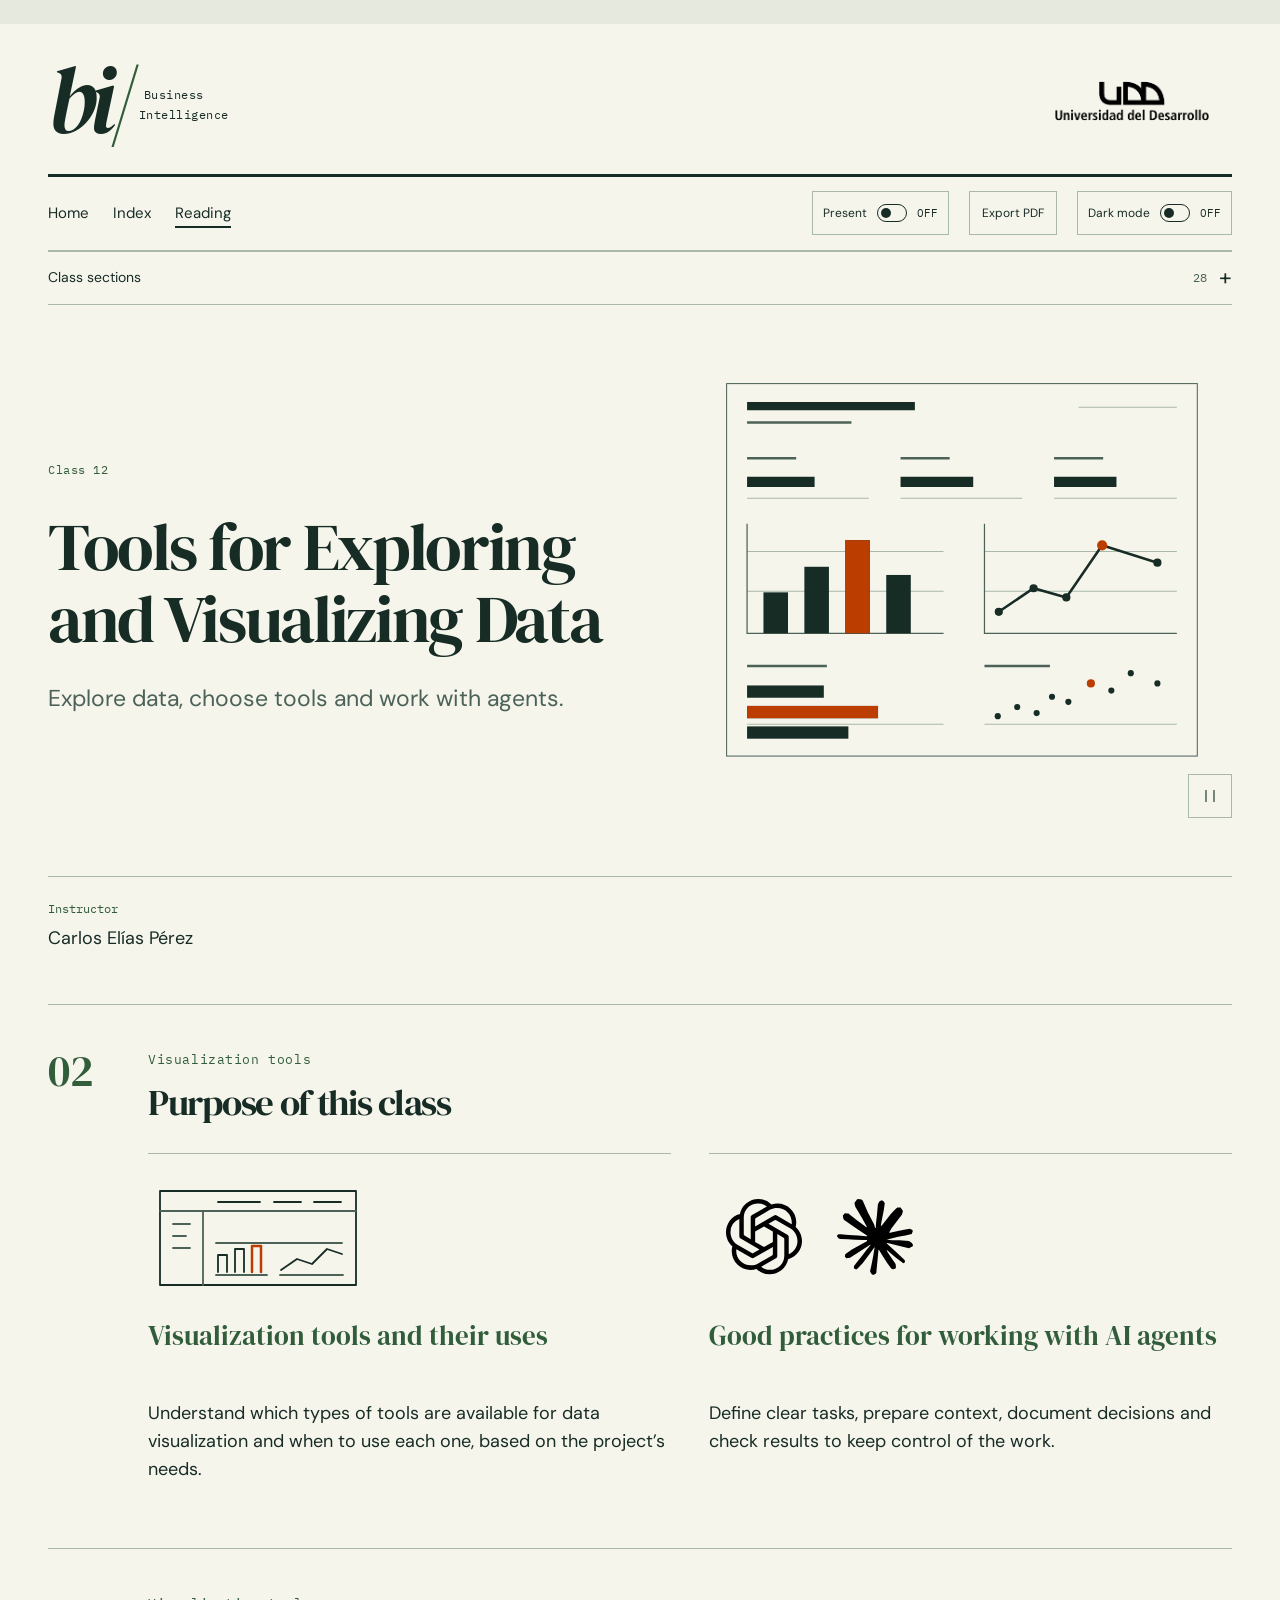
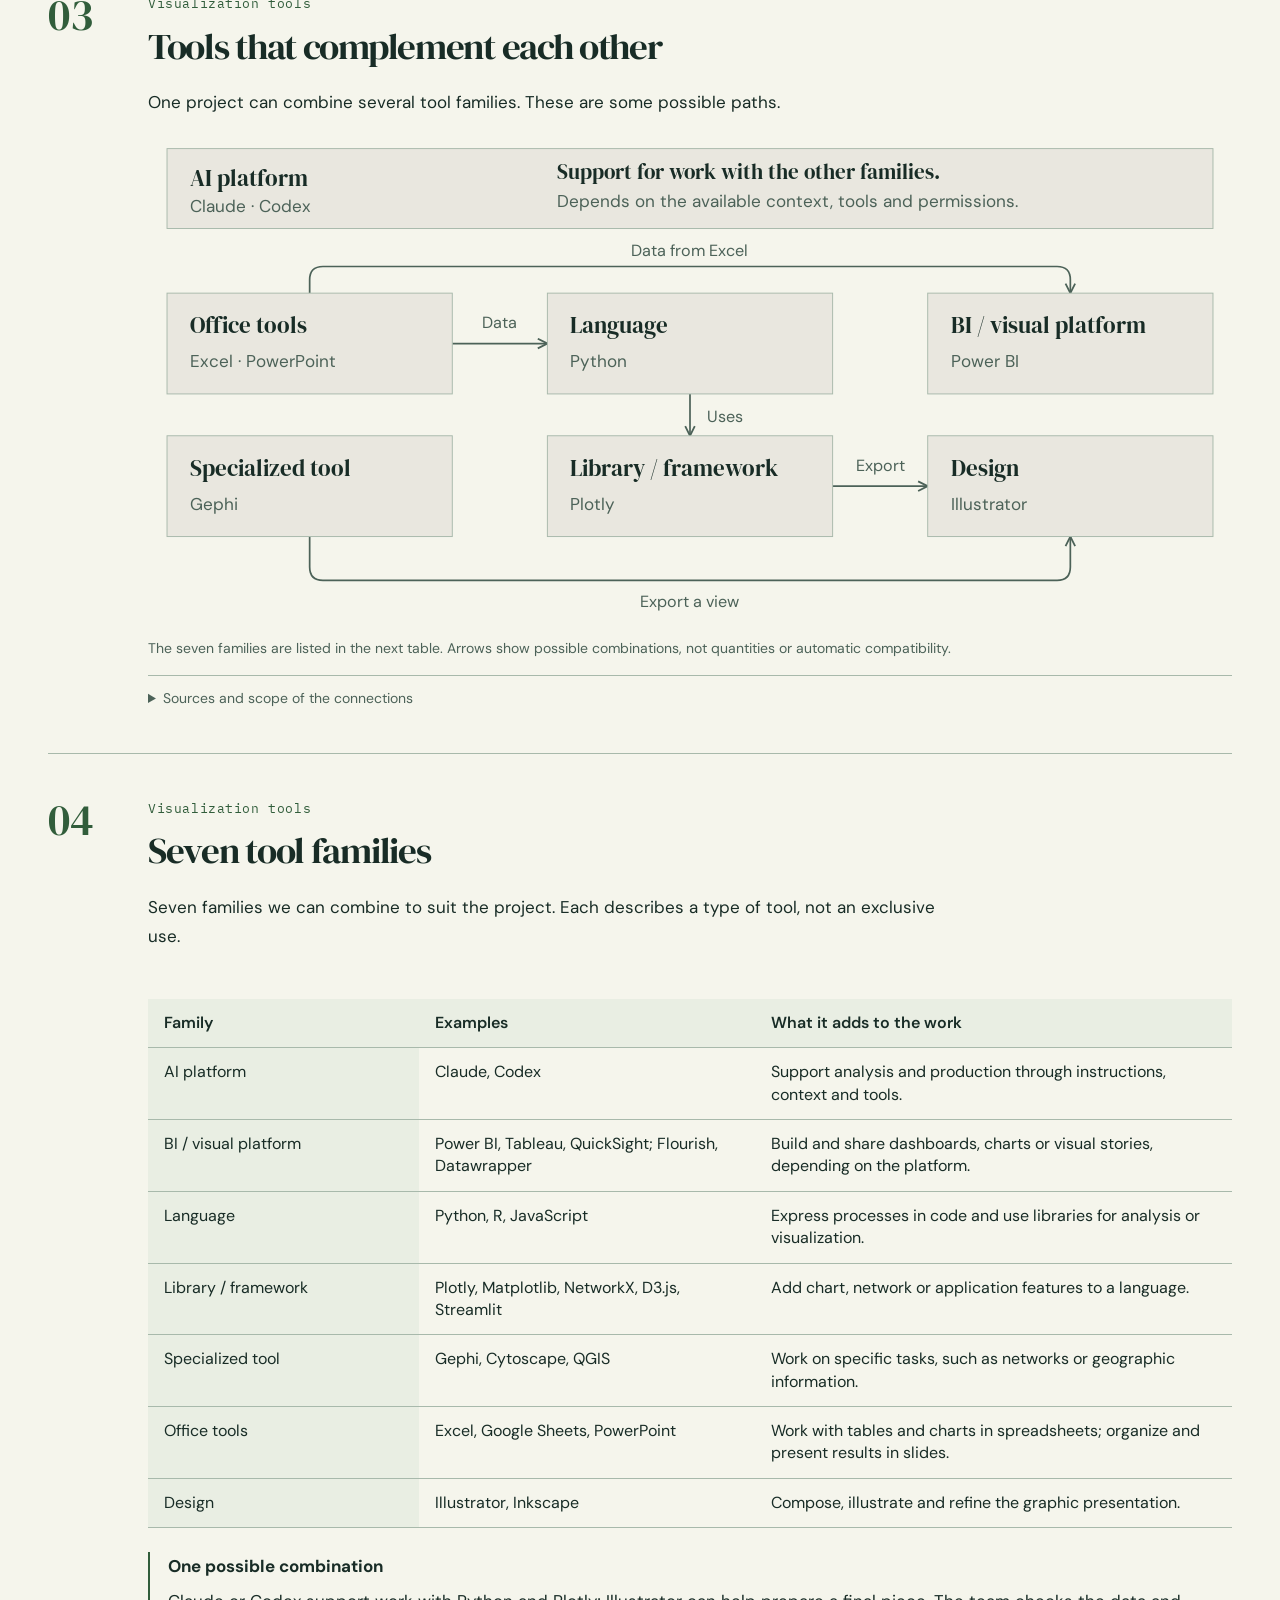
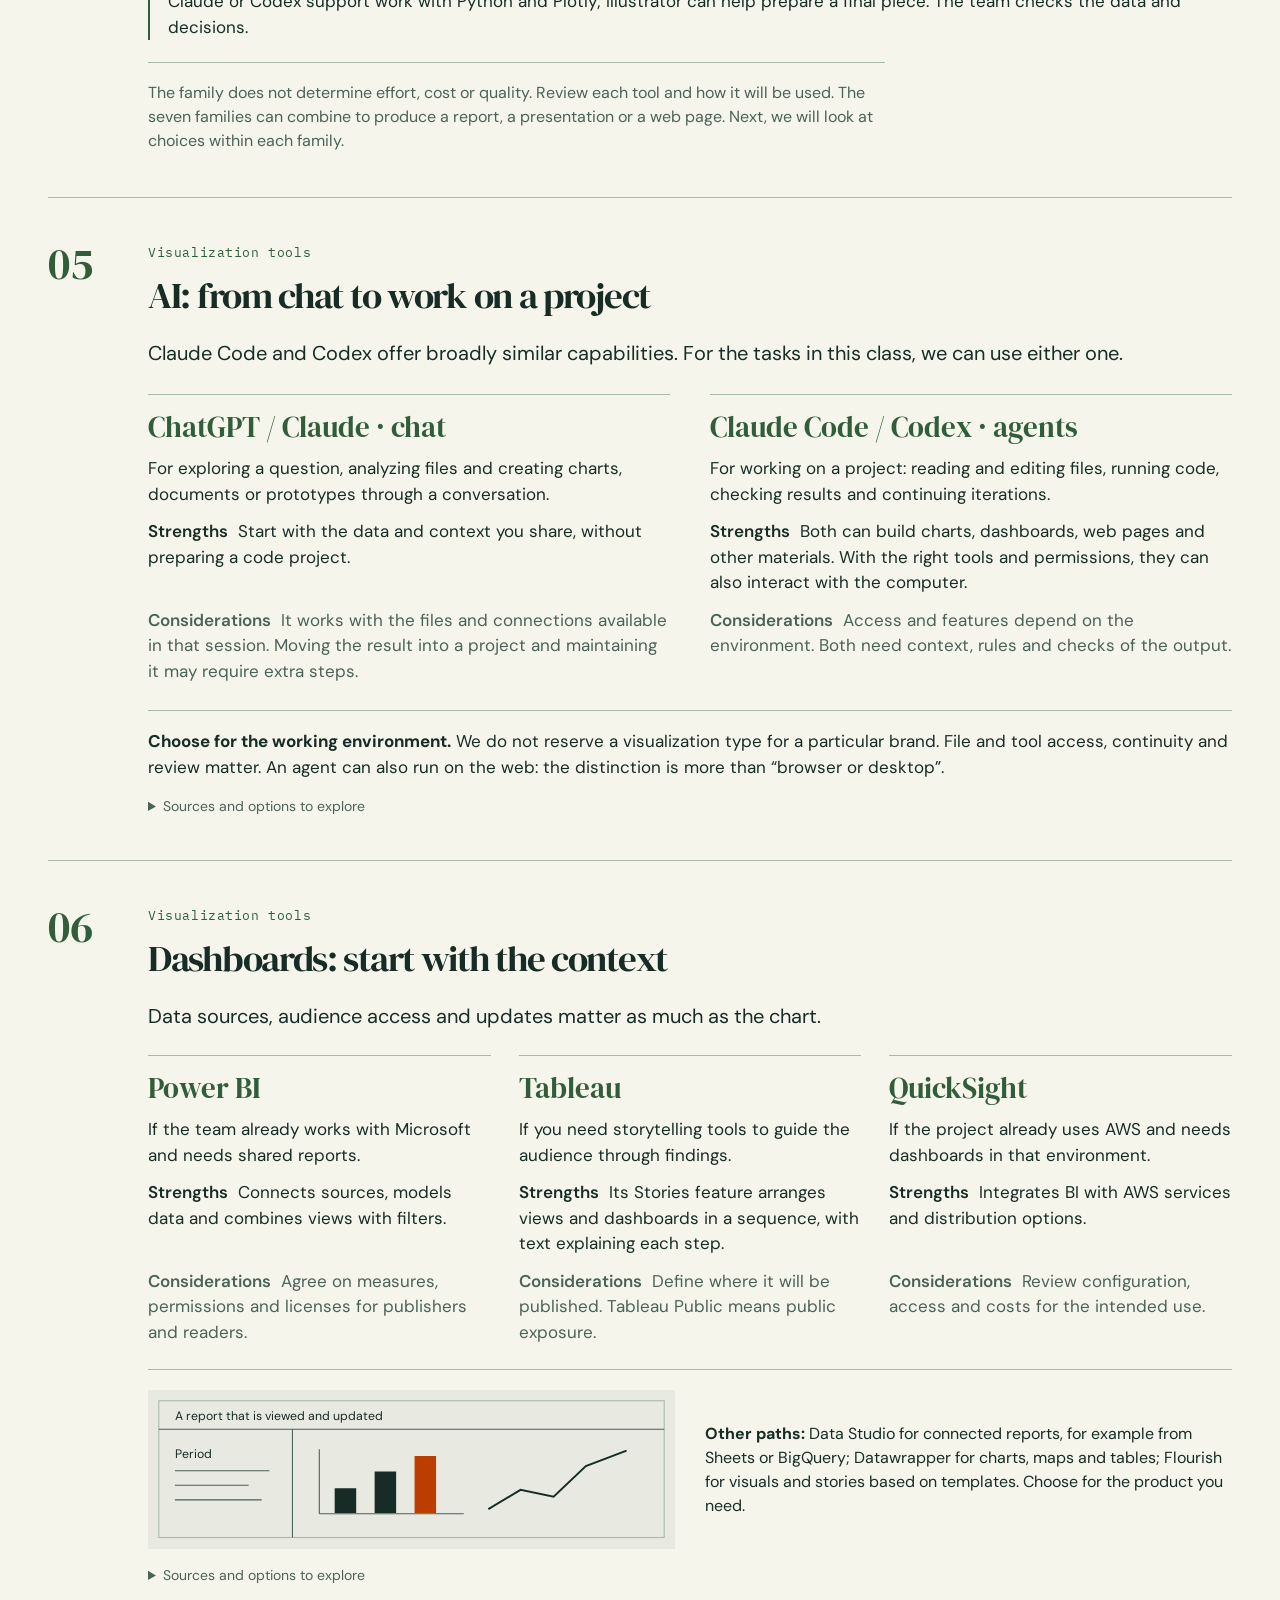
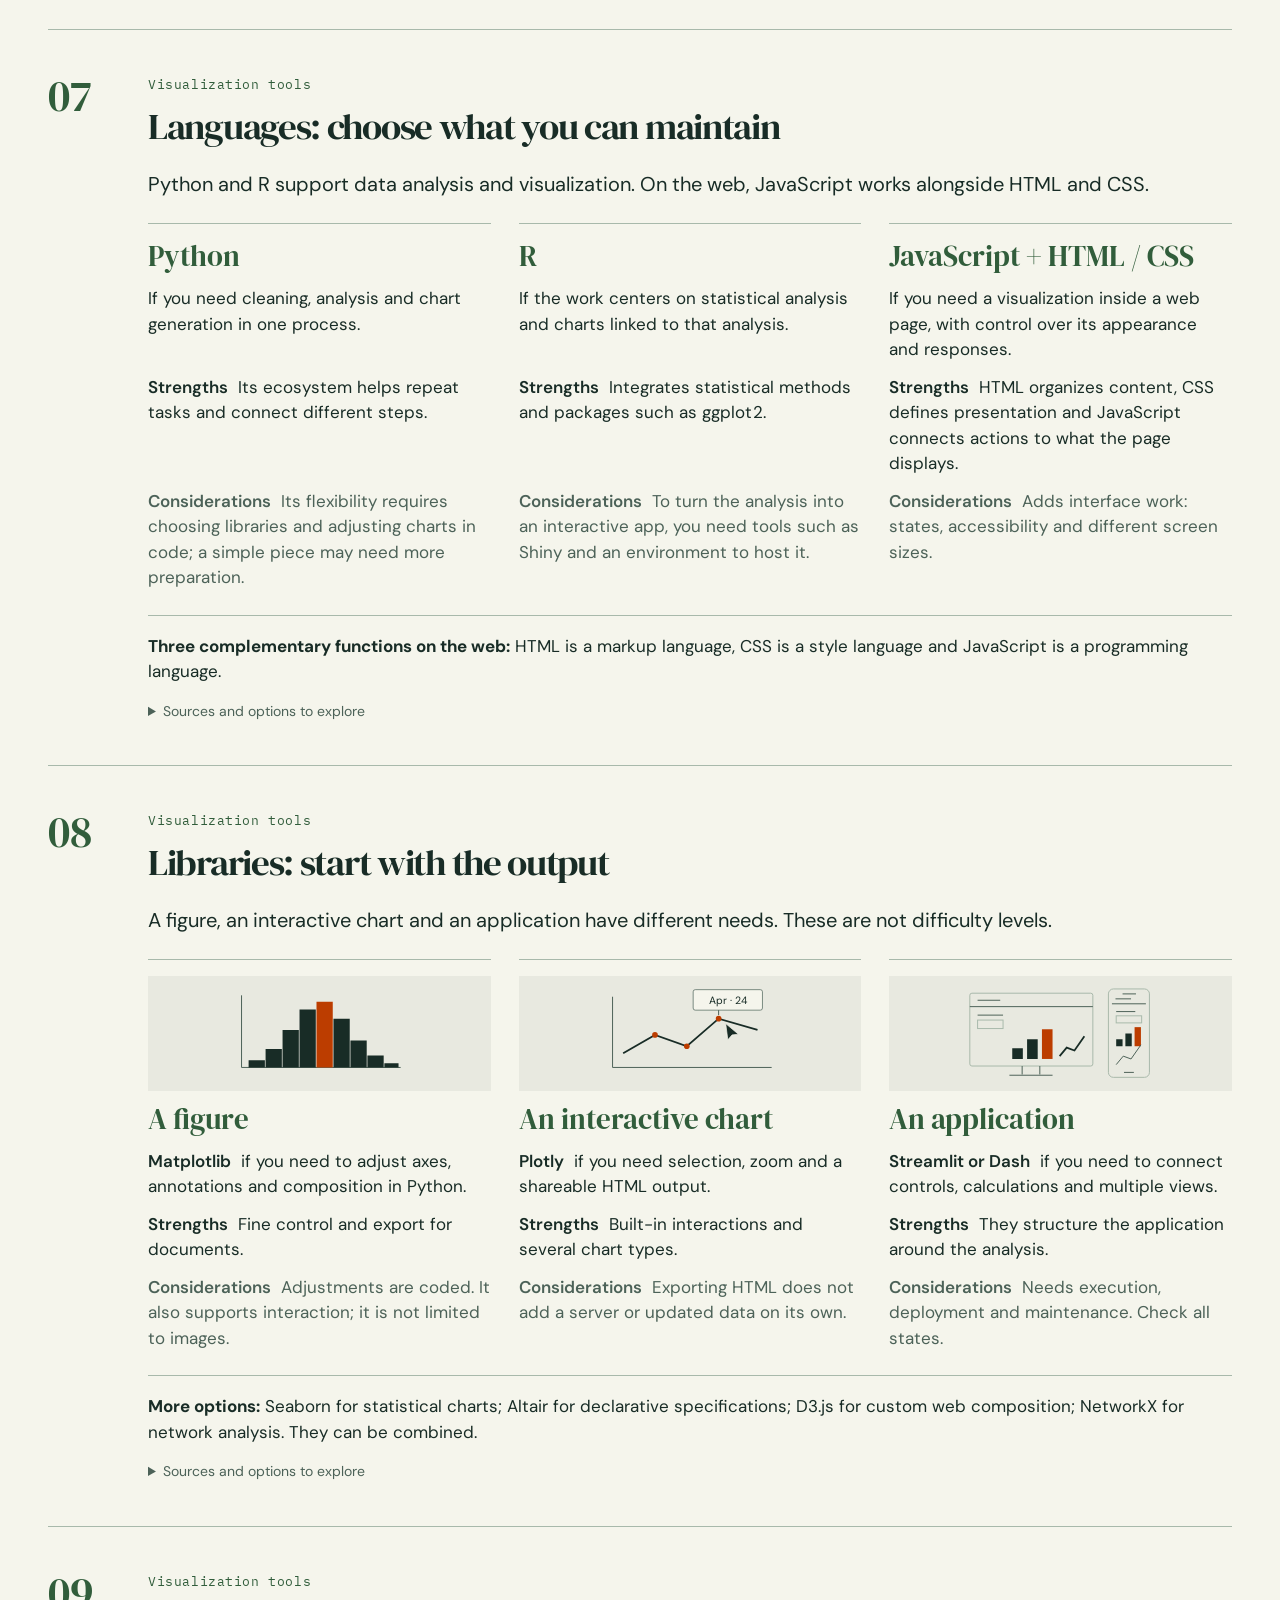
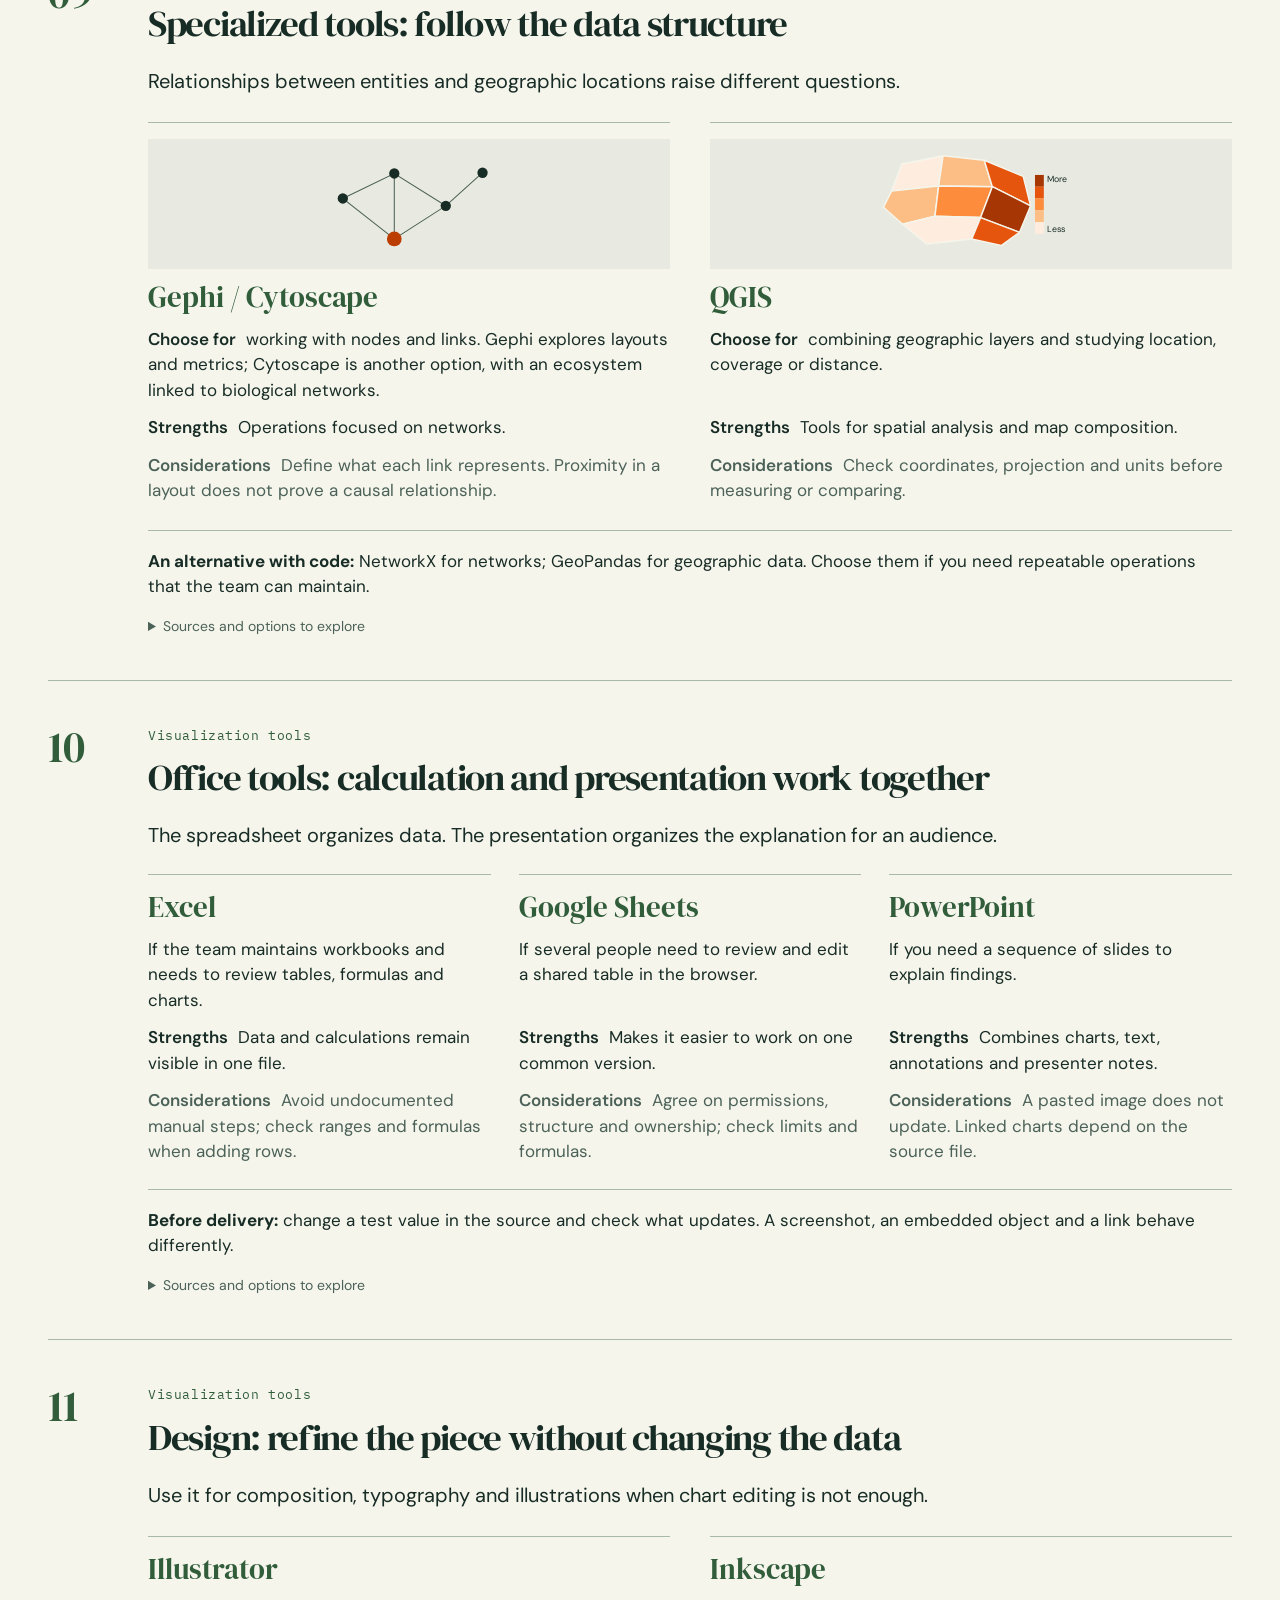
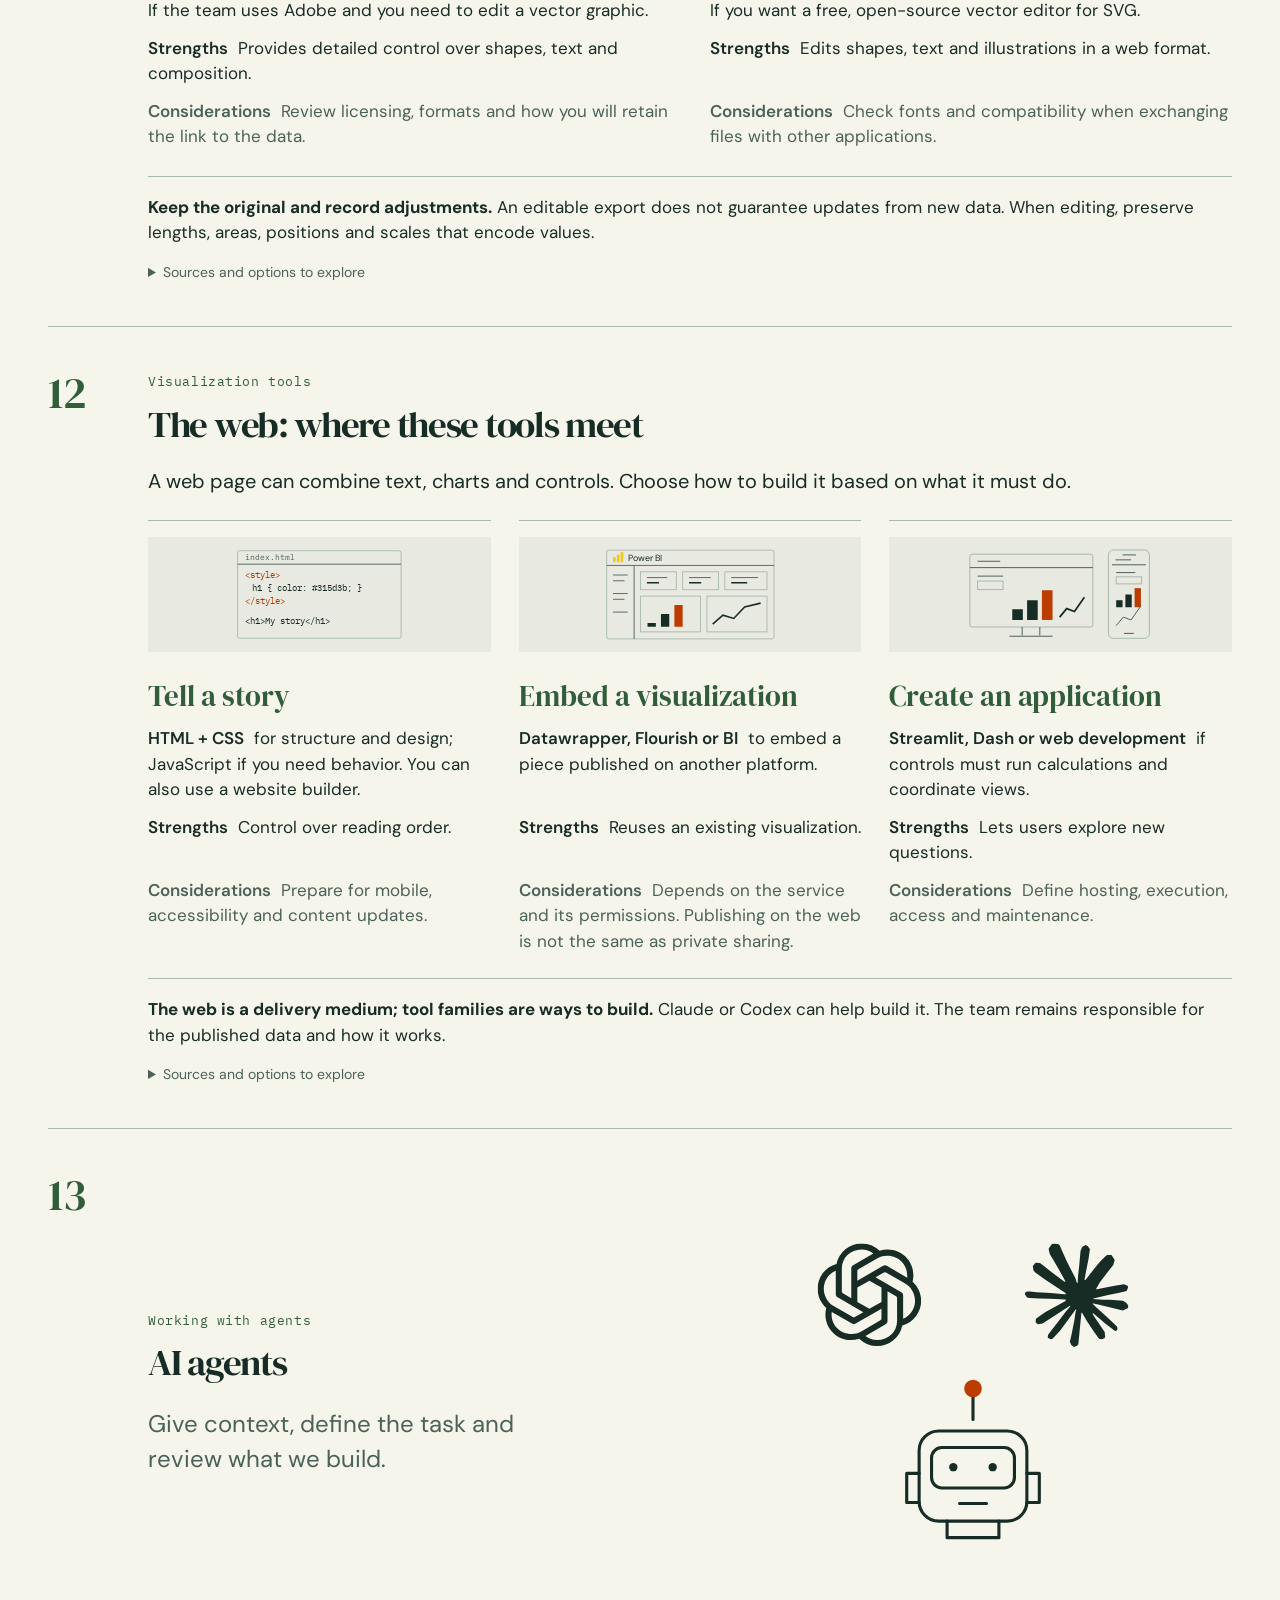
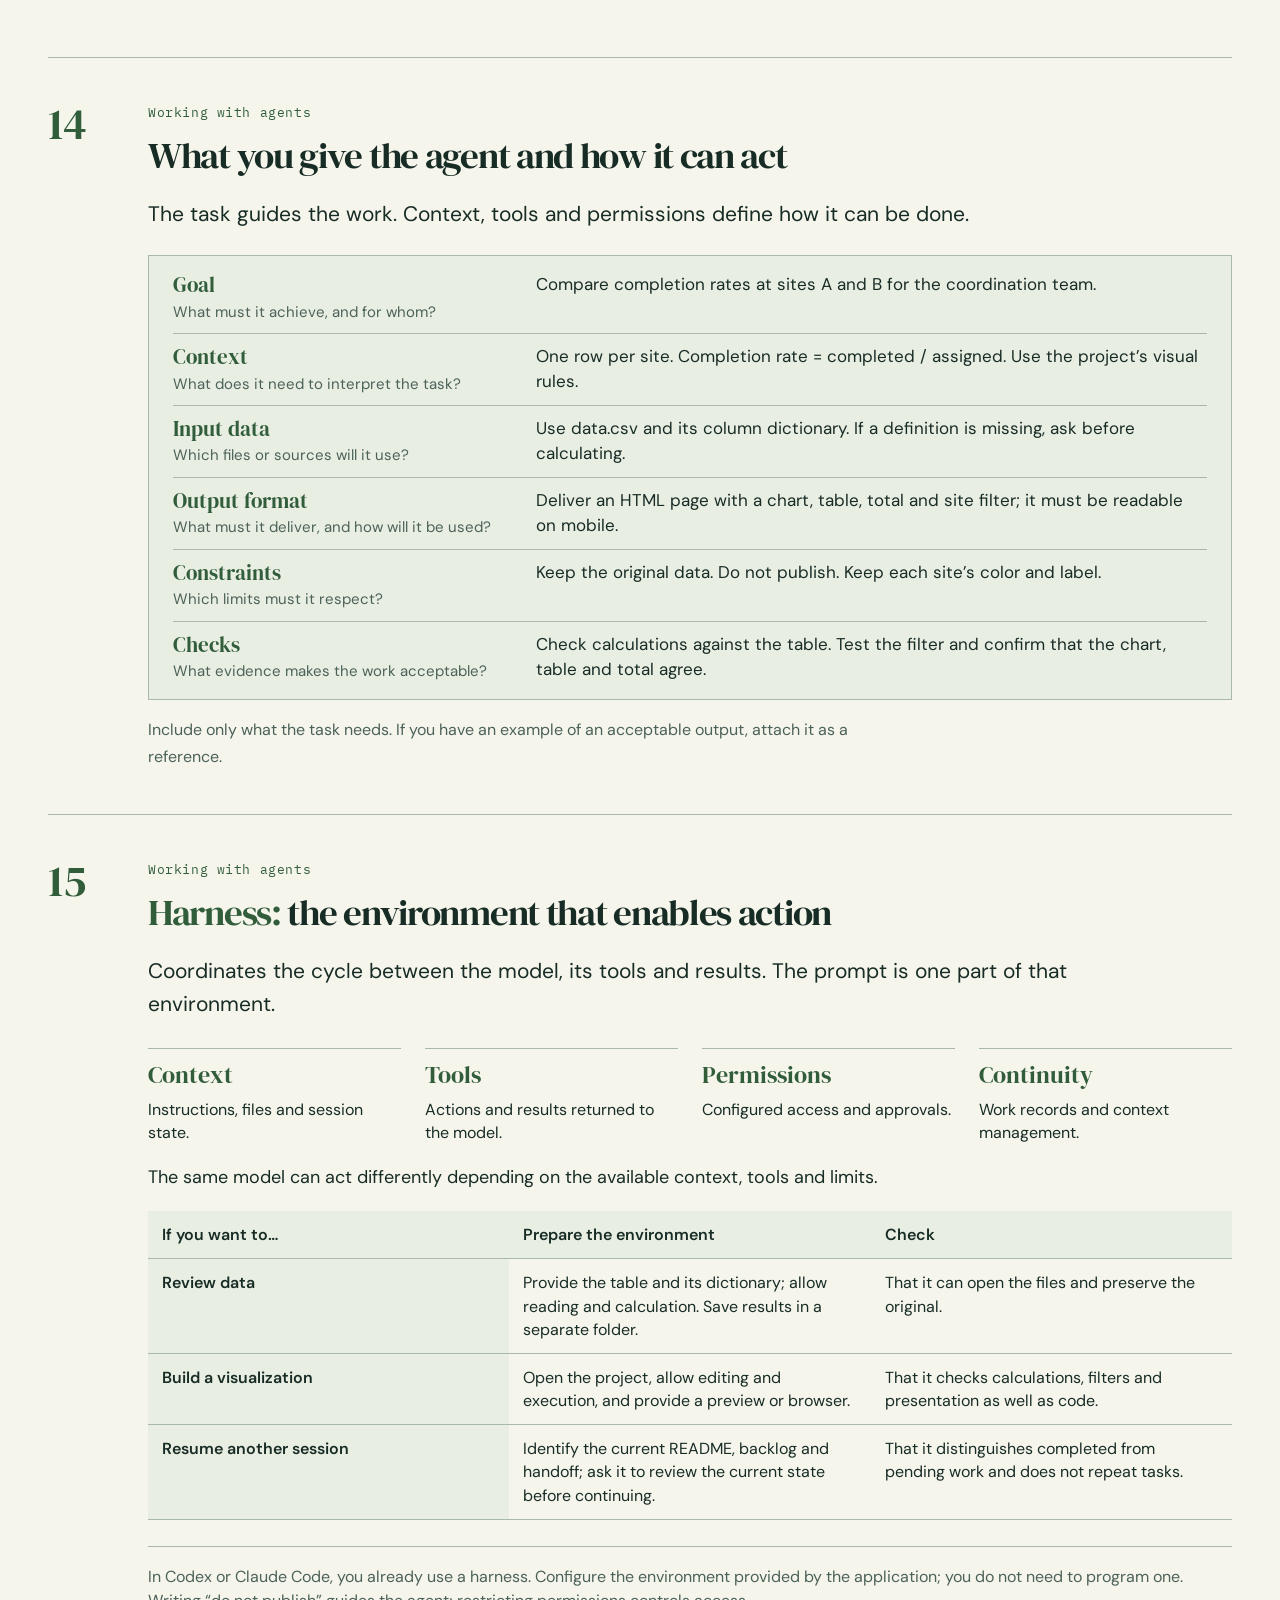
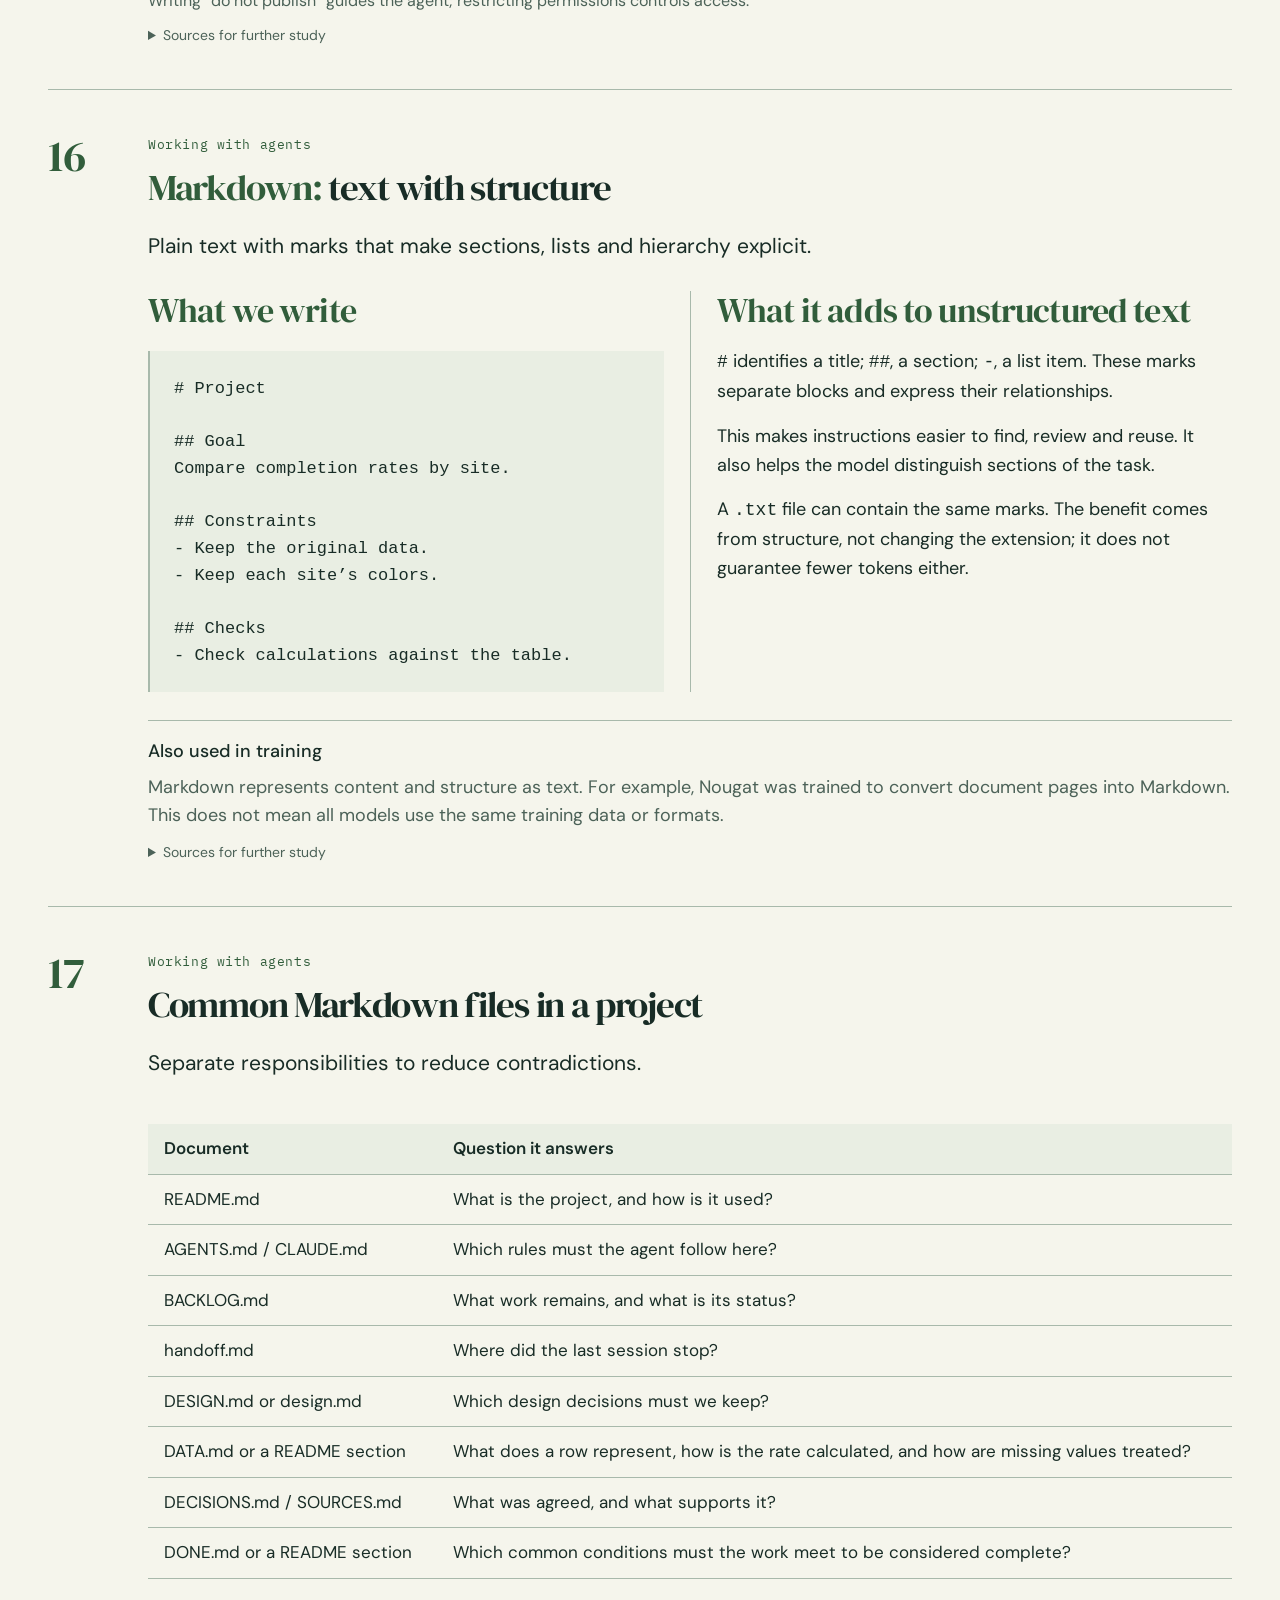
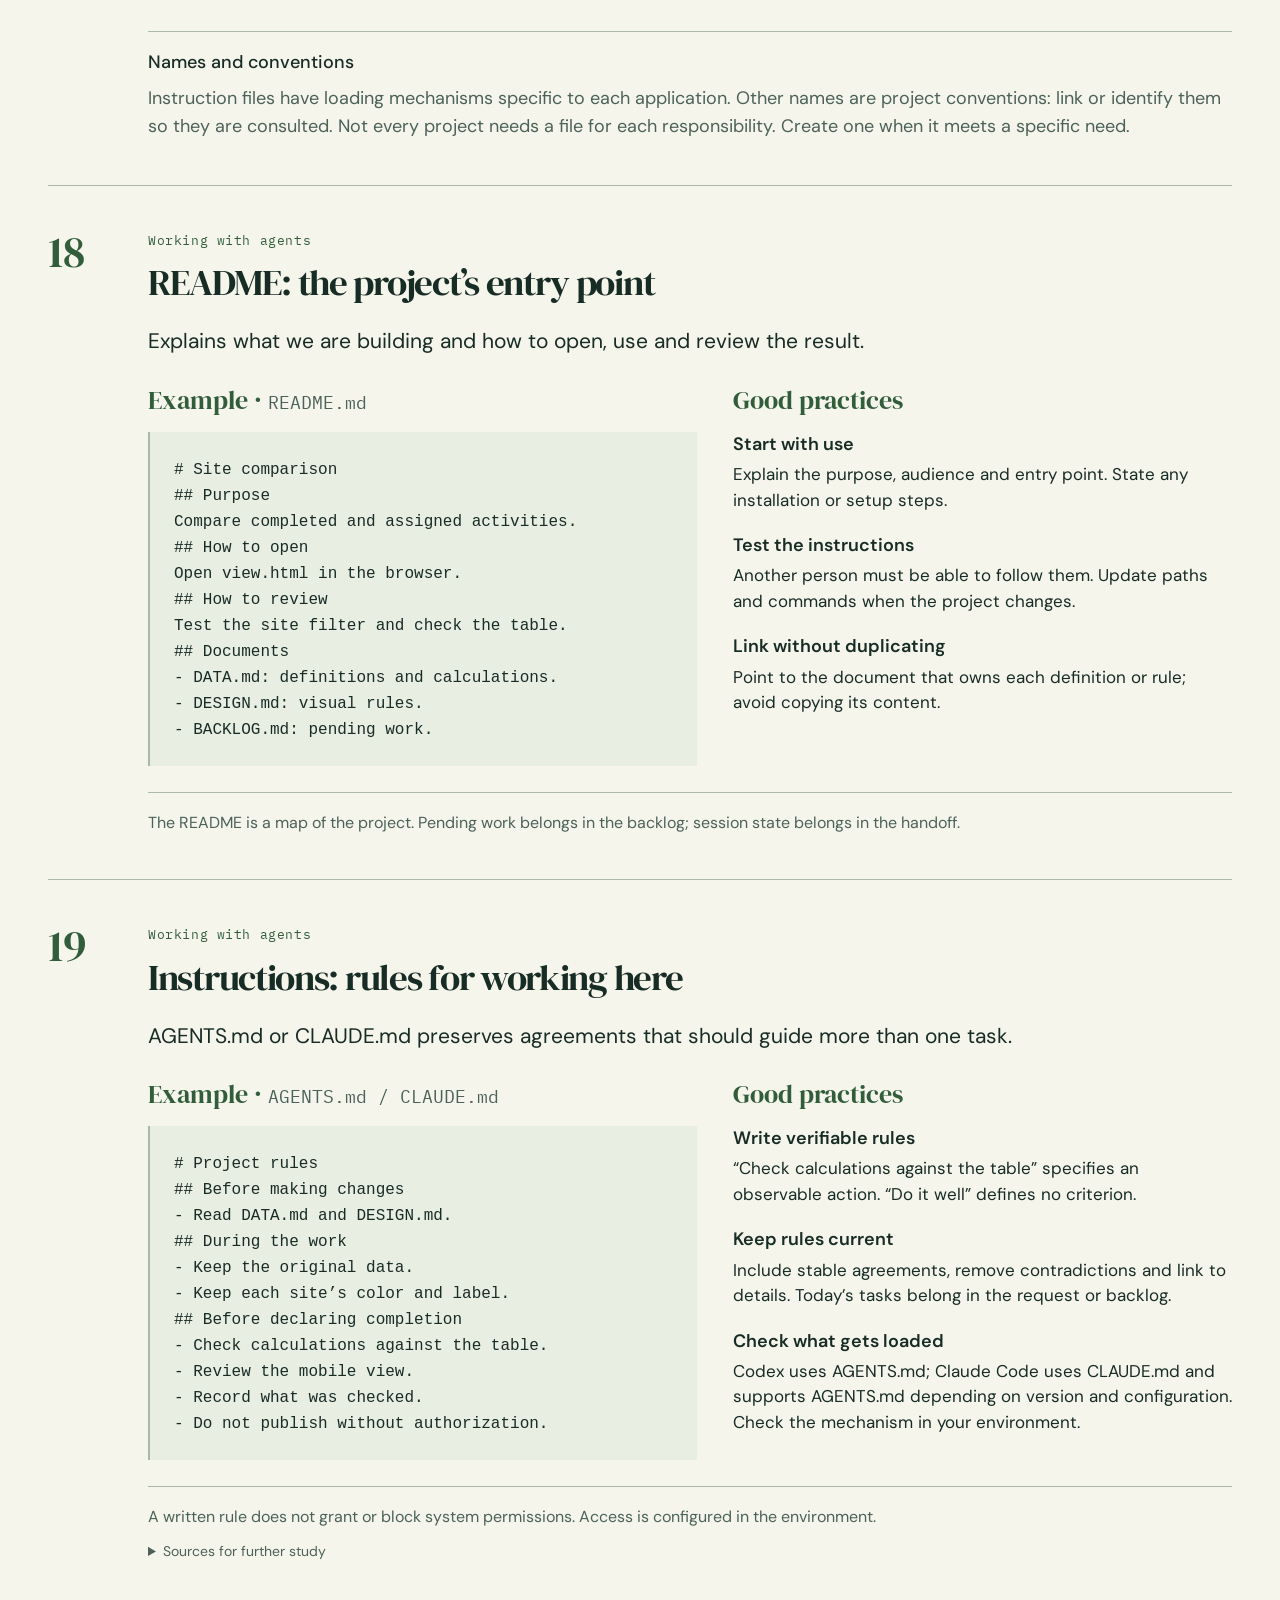
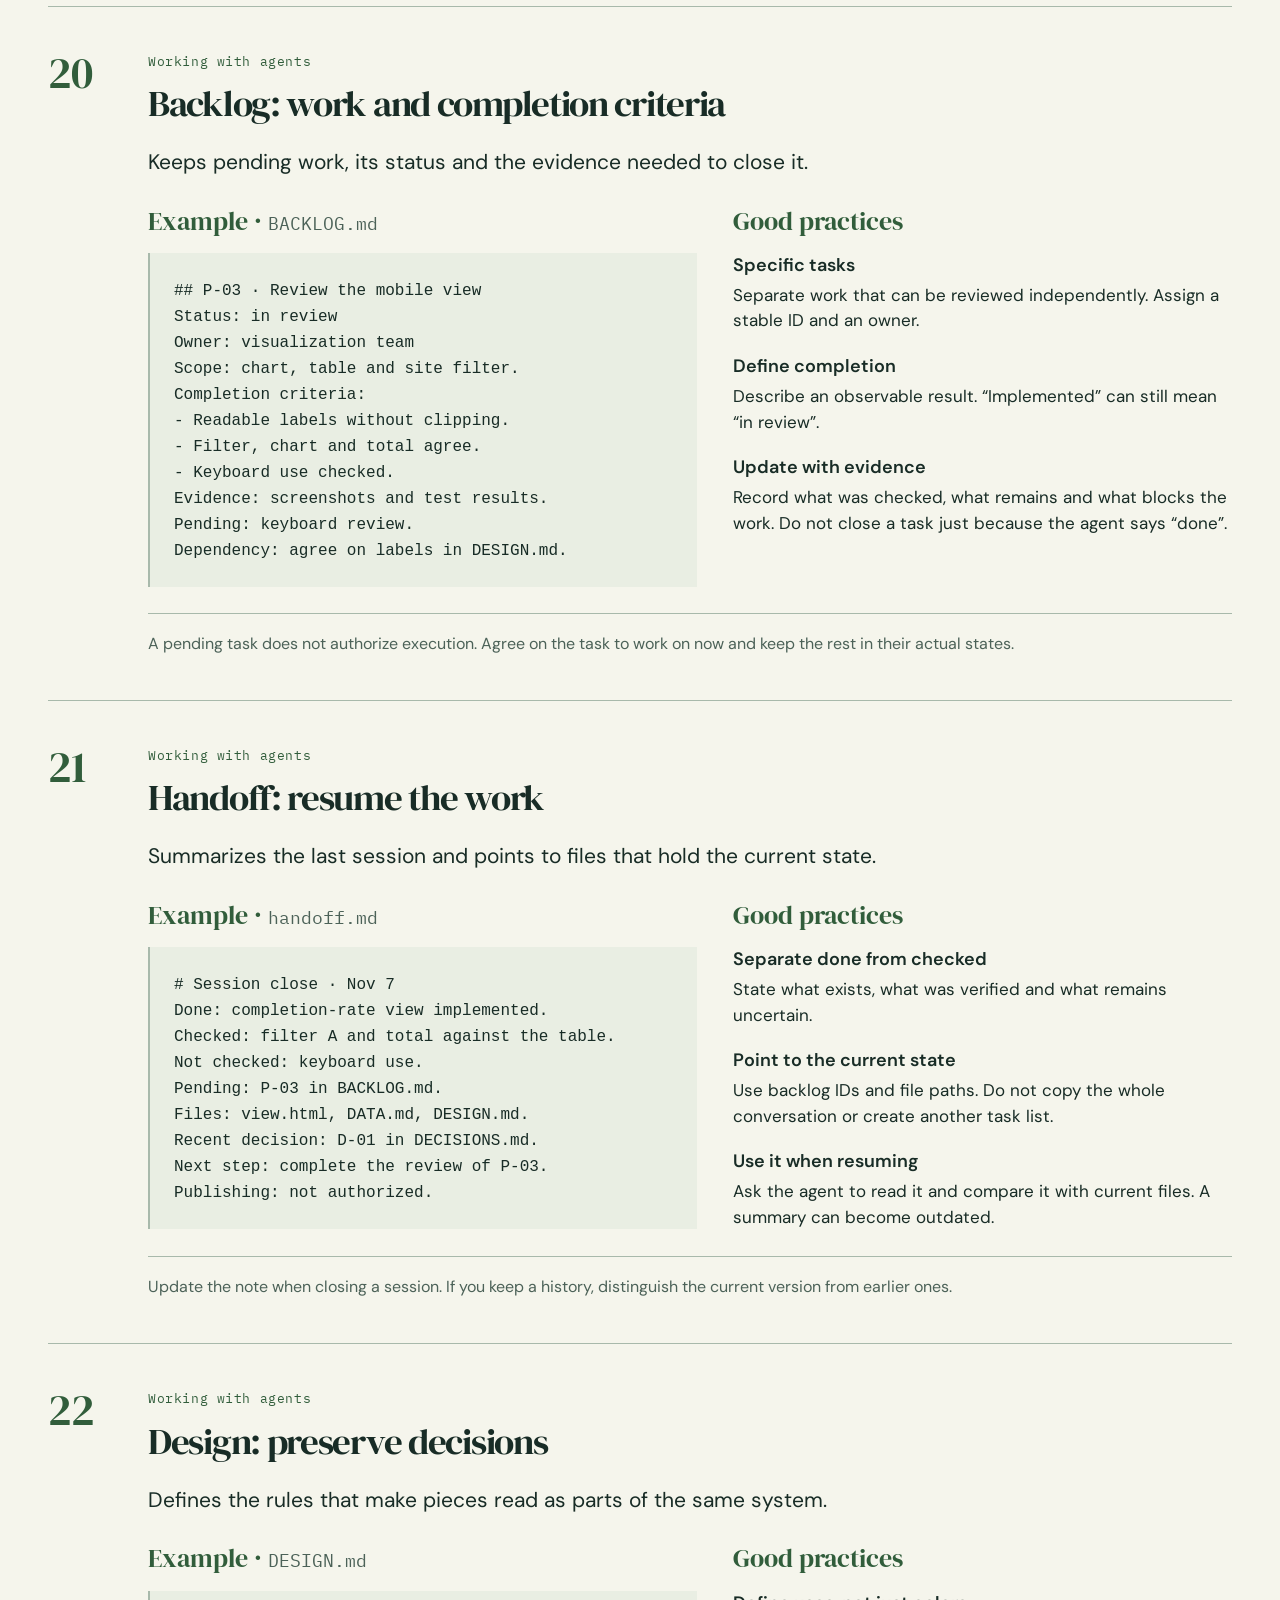
<file: classes/visualization-tools/index.html>
<!doctype html>
<html lang="en">
<head>
  <meta charset="utf-8">
  <meta name="viewport" content="width=device-width, initial-scale=1">
  <meta name="description" content="Explore data, choose tools and work with agents.">
  <title>Tools for Exploring and Visualizing Data · BI 2026</title>
  <script src="../../assets/theme.js"></script>
  <link rel="preconnect" href="https://fonts.googleapis.com">
  <link rel="preconnect" href="https://fonts.gstatic.com" crossorigin>
  <link href="https://fonts.googleapis.com/css2?family=DM+Sans:wght@400;500;600;700&family=DM+Serif+Display:ital@0;1&family=IBM+Plex+Mono:wght@400;500&display=swap" rel="stylesheet">
  <link rel="stylesheet" href="../../assets/viz/pliego.css?v=131">
  <link rel="stylesheet" href="../../assets/viz/codificacion.css?v=20261103">
  <link rel="stylesheet" href="styles.css">
  <script src="app.js" defer></script>
  <script src="print.js" defer></script>
  <script src="../../assets/viz/sitio.js?v=133" defer></script>
</head>
<body data-page="lesson">
  <a class="skip-link" href="#contenido">Skip to content</a>
  <div class="publication">
    <header class="masthead">
      <a class="wordmark" href="../../index.html" aria-label="Business Intelligence Home">bi<span>/</span></a>
      <p class="course-name"><span>Business</span> <span>Intelligence</span></p>
      <div class="institution-mark" role="img" aria-label="Universidad del Desarrollo"><img class="institution-dark" src="../../assets/UDD-blanco.png" alt="" width="3018" height="1061"><img class="institution-light" src="../../assets/UDD-negro.png" alt="" width="3018" height="1061"></div>
    </header>
    <div class="navigation-row" data-site-controls>
      <nav aria-label="Course navigation" class="page-nav"><a href="../../index.html">Home</a><a href="../../clases.html">Index</a><span aria-current="page">Reading</span></nav><button class="theme-switch presentation-switch" type="button" role="switch" aria-checked="false" aria-label="Present" data-present-toggle hidden><span>Present</span><span class="theme-track" aria-hidden="true"></span><span class="theme-state" data-present-state aria-hidden="true">OFF</span></button><button type="button" class="pdf-export" data-export-pdf hidden title="Opens printing; choose Save as PDF">Export PDF</button>
      <button class="theme-switch" type="button" role="switch" aria-checked="false" aria-label="Dark mode" data-theme-toggle hidden>
        <span>Dark mode</span><span class="theme-track" aria-hidden="true"></span><span class="theme-state" data-theme-state aria-hidden="true">OFF</span>
      </button>
    </div>
    <main id="contenido"><article class="lesson" data-class="herramientas-para-explorar-y-visualizar-datos">

      <details class="lesson-toc"><summary>Class sections<span class="toc-count">28</span></summary><nav aria-label="Class sections"><a href="#portada"><span class="toc-number" aria-hidden="true">01</span>Cover</a><a href="#tools-02"><span class="toc-number" aria-hidden="true">02</span>Purpose of this class</a><a href="#tools-03"><span class="toc-number" aria-hidden="true">03</span>Tools that complement each other</a><a href="#tools-05"><span class="toc-number" aria-hidden="true">04</span>Seven tool families</a><a href="#familia-ia"><span class="toc-number" aria-hidden="true">05</span>AI: from chat to work on a project</a><a href="#familia-plataformas"><span class="toc-number" aria-hidden="true">06</span>Dashboards: start with the context</a><a href="#familia-lenguajes"><span class="toc-number" aria-hidden="true">07</span>Languages: choose what you can maintain</a><a href="#familia-bibliotecas"><span class="toc-number" aria-hidden="true">08</span>Libraries: start with the output</a><a href="#familia-especializadas"><span class="toc-number" aria-hidden="true">09</span>Specialized tools: follow the data structure</a><a href="#familia-ofimatica"><span class="toc-number" aria-hidden="true">10</span>Office tools: calculation and presentation work together</a><a href="#familia-diseno"><span class="toc-number" aria-hidden="true">11</span>Design: refine the piece without changing the data</a><a href="#publicacion-web"><span class="toc-number" aria-hidden="true">12</span>The web: where these tools meet</a><a href="#ag-intro"><span class="toc-number" aria-hidden="true">13</span>AI agents</a><a href="#ag-contexto-accion"><span class="toc-number" aria-hidden="true">14</span>What you give the agent and how it can act</a><a href="#ag-harness"><span class="toc-number" aria-hidden="true">15</span>Harness: the environment that enables action</a><a href="#ag-markdown"><span class="toc-number" aria-hidden="true">16</span>Markdown: text with structure</a><a href="#ag-mapa-archivos"><span class="toc-number" aria-hidden="true">17</span>Common Markdown files in a project</a><a href="#ag-readme"><span class="toc-number" aria-hidden="true">18</span>README: the project’s entry point</a><a href="#ag-instrucciones"><span class="toc-number" aria-hidden="true">19</span>Instructions: rules for working here</a><a href="#ag-backlog"><span class="toc-number" aria-hidden="true">20</span>Backlog: work and completion criteria</a><a href="#ag-handoff"><span class="toc-number" aria-hidden="true">21</span>Handoff: resume the work</a><a href="#ag-diseno"><span class="toc-number" aria-hidden="true">22</span>Design: preserve decisions</a><a href="#ag-datos"><span class="toc-number" aria-hidden="true">23</span>DATA: agree on what the data mean</a><a href="#ag-decisiones"><span class="toc-number" aria-hidden="true">24</span>Decisions and sources: keep the reasons</a><a href="#ag-revision"><span class="toc-number" aria-hidden="true">25</span>Definition of Done: when work is complete</a><a href="#ag-plugins"><span class="toc-number" aria-hidden="true">26</span>Plugin, skill, tool and MCP</a><a href="#ag-proceso"><span class="toc-number" aria-hidden="true">27</span>Process: grow without accumulating files</a><a href="#referencias-agentes"><span class="toc-number" aria-hidden="true">28</span>Agent references</a></nav></details>
<div class="lesson-content"><section class="lesson-section lesson-cover visual-section encoding-cover workshop-section" id="portada" data-scene data-title="Cover">
<div class="section-body"><span id="tools-01" aria-hidden="true"></span>
<div class="encoding-cover-layout"><div class="encoding-cover-copy"><span class="eyebrow">Class 12</span><h1>Tools for Exploring and Visualizing Data</h1><p class="cover-deck">Explore data, choose tools and work with agents.</p></div>
<div class="encoding-cover-visual dashboard-cover" data-dashboard-cover><figure class="dashboard-cover-art"><svg viewBox="0 0 520 410" role="img" aria-label="Scattered marks form an abstract dashboard with indicators, bars, a line and points. An accent connects the views and the cycle repeats.">
<g aria-hidden="true">
<g class="dc-seeds"><circle cx="100" cy="108" r="4"/><circle cx="167" cy="72" r="3"/><circle cx="250" cy="130" r="4"/><circle cx="399" cy="89" r="3"/><circle cx="435" cy="206" r="4"/><circle cx="328" cy="290" r="3"/><circle cx="137" cy="319" r="4"/><circle cx="81" cy="219" r="3"/><circle cx="232" cy="342" r="3"/><circle cx="354" cy="177" r="4"/><circle cx="197" cy="199" r="3"/><circle cx="425" cy="331" r="3"/></g>
<g class="dc-heading dc-stage"><path class="dc-title" d="M46 48H210"/><path class="dc-copy" d="M46 64H148"/><path class="dc-rule" d="M370 49H466"/></g>
<g class="dc-indicators dc-stage"><path class="dc-copy" d="M46 99H94M196 99H244M346 99H394"/><path class="dc-value" d="M46 122H112M196 122H267M346 122H407"/><path class="dc-rule" d="M46 138H165M196 138H315M346 138H466"/></g>
<g class="dc-charts dc-stage"><path class="dc-grid" d="M46 190H238M46 229H238M278 190H466M278 229H466"/><path class="dc-axis" d="M46 163V270H238M278 163V270H466"/>
<g class="dc-bars"><rect x="62" y="230" width="24" height="40"/><rect x="102" y="205" width="24" height="65"/><rect x="142" y="179" width="24" height="91"/><rect x="182" y="213" width="24" height="57"/></g>
<path class="dc-line" pathLength="1" d="M292 249L326 226L358 235L393 184L447 201"/>
<g class="dc-line-points"><circle cx="292" cy="249" r="4"/><circle cx="326" cy="226" r="4"/><circle cx="358" cy="235" r="4"/><circle cx="393" cy="184" r="4"/><circle cx="447" cy="201" r="4"/></g></g>
<g class="dc-detail dc-stage"><path class="dc-copy" d="M46 302H124M278 302H342"/>
<path class="dc-grid" d="M46 359H238M278 359H466"/>
<g class="dc-strip"><rect x="46" y="321" width="75" height="12"/><rect x="46" y="341" width="128" height="12"/><rect x="46" y="361" width="99" height="12"/></g>
<g class="dc-dots"><circle cx="291" cy="351" r="3"/><circle cx="310" cy="342" r="3"/><circle cx="329" cy="348" r="3"/><circle cx="344" cy="332" r="3"/><circle cx="360" cy="337" r="3"/><circle cx="382" cy="319" r="3"/><circle cx="402" cy="326" r="3"/><circle cx="421" cy="309" r="3"/><circle cx="447" cy="319" r="3"/></g></g>
<g class="dc-focus dc-stage"><rect x="142" y="179" width="24" height="91"/><circle cx="393" cy="184" r="5"/><rect x="46" y="341" width="128" height="12"/><circle cx="382" cy="319" r="4"/></g>
<rect class="dc-frame" x="26" y="26" width="460" height="364"/>
</g></svg></figure><button class="cover-motion-toggle" type="button" data-dashboard-toggle aria-label="Pause animation" aria-pressed="false" hidden><svg viewBox="0 0 20 20" aria-hidden="true"><path class="cover-motion-pause" d="M6 4V16M14 4V16"/><path class="cover-motion-play" d="M6 4L16 10L6 16Z"/></svg></button></div></div>
<div class="cover-credits"><p><span class="mono">Instructor</span>Carlos Elías Pérez</p></div></div></section>

<section class="lesson-section visual-section encoding-section workshop-section source-section " id="tools-02" data-scene data-title="Purpose of this class" data-source-deck="03-tools" data-source-page="2">
  <div class="section-no"><span>02</span></div><div class="section-body">
    <span class="eyebrow encoding-family">Visualization tools</span>
    <h2>Purpose of this class</h2>
    <div class="purpose-grid">
<section class="purpose-item"><svg class="purpose-icon" viewBox="0 0 220 120" aria-hidden="true"><rect x="12" y="15" width="196" height="94"/><path class="purpose-muted" d="M12 35H208M55 35V109M25 48H42M25 60H38M25 72H42M68 67H194"/><path d="M70 26H112M126 26H153M166 26H193M70 96V79H79V96M87 96V73H96V96"/><path class="purpose-accent" d="M104 96V70H113V96"/><path d="M133 94L149 83L164 88L179 73L194 78"/><path class="purpose-muted" d="M68 99H119M132 99H195"/></svg><h3>Visualization tools and their uses</h3><p>Understand which types of tools are available for data visualization and when to use each one, based on the project’s needs.</p></section>
<section class="purpose-item"><svg class="purpose-icon purpose-brands" viewBox="0 0 220 120" role="img" aria-label="OpenAI and Claude symbols"><svg x="17" y="23" width="76" height="76" viewBox="0 0 24 24" fill-rule="evenodd"><path d="M9.205 8.658v-2.26c0-.19.072-.333.238-.428l4.543-2.616c.619-.357 1.356-.523 2.117-.523 2.854 0 4.662 2.212 4.662 4.566 0 .167 0 .357-.024.547l-4.71-2.759a.797.797 0 00-.856 0l-5.97 3.473zm10.609 8.8V12.06c0-.333-.143-.57-.429-.737l-5.97-3.473 1.95-1.118a.433.433 0 01.476 0l4.543 2.617c1.309.76 2.189 2.378 2.189 3.948 0 1.808-1.07 3.473-2.76 4.163zM7.802 12.703l-1.95-1.142c-.167-.095-.239-.238-.239-.428V5.899c0-2.545 1.95-4.472 4.591-4.472 1 0 1.927.333 2.712.928L8.23 5.067c-.285.166-.428.404-.428.737v6.898zM12 15.128l-2.795-1.57v-3.33L12 8.658l2.795 1.57v3.33L12 15.128zm1.796 7.23c-1 0-1.927-.332-2.712-.927l4.686-2.712c.285-.166.428-.404.428-.737v-6.898l1.974 1.142c.167.095.238.238.238.428v5.233c0 2.545-1.974 4.472-4.614 4.472zm-5.637-5.303l-4.544-2.617c-1.308-.761-2.188-2.378-2.188-3.948A4.482 4.482 0 014.21 6.327v5.423c0 .333.143.571.428.738l5.947 3.449-1.95 1.118a.432.432 0 01-.476 0zm-.262 3.9c-2.688 0-4.662-2.021-4.662-4.519 0-.19.024-.38.047-.57l4.686 2.71c.286.167.571.167.856 0l5.97-3.448v2.26c0 .19-.07.333-.237.428l-4.543 2.616c-.619.357-1.356.523-2.117.523zm5.899 2.83a5.947 5.947 0 005.827-4.756C22.287 18.339 24 15.84 24 13.296c0-1.665-.713-3.282-1.998-4.448.119-.5.19-.999.19-1.498 0-3.401-2.759-5.947-5.946-5.947-.642 0-1.26.095-1.88.31A5.962 5.962 0 0010.205 0a5.947 5.947 0 00-5.827 4.757C1.713 5.447 0 7.945 0 10.49c0 1.666.713 3.283 1.998 4.448-.119.5-.19 1-.19 1.499 0 3.401 2.759 5.946 5.946 5.946.642 0 1.26-.095 1.88-.309a5.96 5.96 0 004.162 1.713z"></path></svg><svg x="128" y="23" width="76" height="76" viewBox="0 0 125 125"><path d="M54.375 118.75L56.125 111L58.125 101L59.75 93L61.25 83.125L62.125 79.875L62 79.625L61.375 79.75L53.875 90L42.5 105.375L33.5 114.875L31.375 115.75L27.625 113.875L28 110.375L30.125 107.375L42.5 91.5L50 81.625L54.875 76L54.75 75.25H54.5L21.5 96.75L15.625 97.5L13 95.125L13.375 91.25L14.625 90L24.5 83.125L49.125 69.375L49.5 68.125L49.125 67.5H47.875L43.75 67.25L29.75 66.875L17.625 66.375L5.75 65.75L2.75 65.125L0 61.375L0.25 59.5L2.75 57.875L6.375 58.125L14.25 58.75L26.125 59.5L34.75 60L47.5 61.375H49.5L49.75 60.5L49.125 60L48.625 59.5L36.25 51.25L23 42.5L16 37.375L12.25 34.75L10.375 32.375L9.625 27.125L13 23.375L17.625 23.75L18.75 24L23.375 27.625L33.25 35.25L46.25 44.875L48.125 46.375L49 45.875V45.5L48.125 44.125L41.125 31.375L33.625 18.375L30.25 13L29.375 9.75C29.0417 8.625 28.875 7.375 28.875 6L32.75 0.750006L34.875 0L40.125 0.750006L42.25 2.625L45.5 10L50.625 21.625L58.75 37.375L61.125 42.125L62.375 46.375L62.875 47.75H63.75V47L64.375 38L65.625 27.125L66.875 13.125L67.25 9.125L69.25 4.375L73.125 1.87501L76.125 3.25L78.625 6.875L78.25 9.125L76.875 18.75L73.875 33.875L72 44.125H73.125L74.375 42.75L79.5 36L88.125 25.25L91.875 21L96.375 16.25L99.25 14H104.625L108.5 19.875L106.75 26L101.25 33L96.625 38.875L90 47.75L86 54.875L86.375 55.375H87.25L102.125 52.125L110.25 50.75L119.75 49.125L124.125 51.125L124.625 53.125L122.875 57.375L112.625 59.875L100.625 62.25L82.75 66.5L82.5 66.625L82.75 67L90.75 67.75L94.25 68H102.75L118.5 69.125L122.625 71.875L125 75.125L124.625 77.75L118.25 80.875L109.75 78.875L89.75 74.125L83 72.5H82V73L87.75 78.625L98.125 88L111.25 100.125L111.875 103.125L110.25 105.625L108.5 105.375L97 96.625L92.5 92.75L82.5 84.375H81.875V85.25L84.125 88.625L96.375 107L97 112.625L96.125 114.375L92.875 115.5L89.5 114.875L82.25 104.875L74.875 93.5L68.875 83.375L68.25 83.875L64.625 121.625L63 123.5L59.25 125L56.125 122.625L54.375 118.75Z" fill="#D97757"></svg></svg><h3>Good practices for working with AI agents</h3><p>Define clear tasks, prepare context, document decisions and check results to keep control of the work.</p></section>
    </div>
  </div>
</section>

<section class="lesson-section visual-section encoding-section workshop-section" id="tools-03" data-scene data-title="Tools that complement each other"><div class="section-no"><span>03</span></div><div class="section-body"><span class="eyebrow encoding-family">Visualization tools</span><h2>Tools that complement each other</h2><p>One project can combine several tool families. These are some possible paths.</p><figure class="family-connections-figure"><div class="family-connections-scroll" tabindex="0" role="region" aria-label="Relationships between families; horizontal scrolling on small screens"><svg class="family-connections" viewBox="0 0 1140 510" role="img" aria-label="Seven families that can combine. Examples: Excel provides data to Python or Power BI; Python uses Plotly; Plotly or Gephi export charts for work in Illustrator. Claude and Codex can support these families, depending on the available tools and permissions."><defs><marker id="family-arrow" viewBox="0 0 10 10" refX="9" refY="5" markerWidth="7" markerHeight="7" orient="auto-start-reverse"><path d="M1 1L9 5 1 9" fill="none" stroke="currentColor" stroke-width="1.5"/></marker></defs><g class="family-links" fill="none" marker-end="url(#family-arrow)"><path d="M170 160V146Q170 132 184 132H956Q970 132 970 146V160"/><path d="M320 213H420"/><path d="M570 266V310"/><path d="M720 363H820"/><path d="M170 416V448Q170 462 184 462H956Q970 462 970 448V416"/></g><g class="family-link-labels"><text x="570" y="121" text-anchor="middle">Data from Excel</text><text x="370" y="197" text-anchor="middle">Data</text><text x="588" y="296">Uses</text><text x="770" y="347" text-anchor="middle">Export</text><text x="570" y="490" text-anchor="middle">Export a view</text></g><g data-connection-family="sheet" class="family-node" transform="translate(20 160)"><rect class="family-node-bg" width="300" height="106"/><text class="family-node-name" x="24" y="42">Office tools</text><text class="family-node-example" x="24" y="78">Excel · PowerPoint</text></g><g data-connection-family="lang" class="family-node" transform="translate(420 160)"><rect class="family-node-bg" width="300" height="106"/><text class="family-node-name" x="24" y="42">Language</text><text class="family-node-example" x="24" y="78">Python</text></g><g data-connection-family="platform" class="family-node" transform="translate(820 160)"><rect class="family-node-bg" width="300" height="106"/><text class="family-node-name" x="24" y="42">BI / visual platform</text><text class="family-node-example" x="24" y="78">Power BI</text></g><g data-connection-family="special" class="family-node" transform="translate(20 310)"><rect class="family-node-bg" width="300" height="106"/><text class="family-node-name" x="24" y="42">Specialized tool</text><text class="family-node-example" x="24" y="78">Gephi</text></g><g data-connection-family="library" class="family-node" transform="translate(420 310)"><rect class="family-node-bg" width="300" height="106"/><text class="family-node-name" x="24" y="42">Library / framework</text><text class="family-node-example" x="24" y="78">Plotly</text></g><g data-connection-family="design" class="family-node" transform="translate(820 310)"><rect class="family-node-bg" width="300" height="106"/><text class="family-node-name" x="24" y="42">Design</text><text class="family-node-example" x="24" y="78">Illustrator</text></g><g data-connection-family="ai" class="family-ai"><rect class="family-node-bg" x="20" y="8" width="1100" height="84"/><text class="family-node-name" x="44" y="47">AI platform</text><text class="family-node-example" x="44" y="75">Claude · Codex</text><text class="family-ai-copy" x="430" y="40">Support for work with the other families.</text><text class="family-node-example" x="430" y="69">Depends on the available context, tools and permissions.</text></g></svg></div><figcaption>The seven families are listed in the next table. Arrows show possible combinations, not quantities or automatic compatibility.</figcaption></figure><details class="capability-sources"><summary>Sources and scope of the connections</summary><p>These are workflow examples, not ready-to-use connections. Importing data or exporting a view requires checking formats and dependencies. An exported image does not preserve interaction or data updates on its own.</p><p><a href="https://learn.microsoft.com/en-us/power-bi/connect-data/service-excel-workbook-files" target="_blank" rel="noopener">Power BI · Data from Excel ↗</a> · <a href="https://plotly.com/python/" target="_blank" rel="noopener">Plotly for Python ↗</a> · <a href="https://plotly.com/python/static-image-export/" target="_blank" rel="noopener">Plotly · Chart export ↗</a> · <a href="https://gephi.org/faq/" target="_blank" rel="noopener">Gephi · View export ↗</a></p><p><a href="https://www.adobe.com/products/illustrator.html" target="_blank" rel="noopener">Illustrator ↗</a> · <a href="https://support.claude.com/en/articles/12111783-create-and-edit-files-with-claude" target="_blank" rel="noopener">Claude · Analysis and files ↗</a> · <a href="https://developers.openai.com/learn/codex" target="_blank" rel="noopener">Codex ↗</a></p></details></div></section>


<section class="lesson-section visual-section encoding-section workshop-section tool-sequence" id="tools-05" data-scene data-title="Seven tool families"><div class="section-no"><span>04</span></div><div class="section-body"><span class="eyebrow encoding-family">Visualization tools</span><h2>Seven tool families</h2><p>Seven families we can combine to suit the project. Each describes a type of tool, not an exclusive use.</p><div class="table-scroll"><table class="tool-family-table"><thead><tr><th scope="col">Family</th><th scope="col">Examples</th><th scope="col">What it adds to the work</th></tr></thead><tbody><tr data-tool-family="ai"><th scope="row"><span class="tool-family-label">AI platform</span></th><td>Claude, Codex</td><td>Support analysis and production through instructions, context and tools.</td></tr><tr data-tool-family="platform"><th scope="row"><span class="tool-family-label">BI / visual platform</span></th><td>Power BI, Tableau, QuickSight; Flourish, Datawrapper</td><td>Build and share dashboards, charts or visual stories, depending on the platform.</td></tr><tr data-tool-family="lang"><th scope="row"><span class="tool-family-label">Language</span></th><td>Python, R, JavaScript</td><td>Express processes in code and use libraries for analysis or visualization.</td></tr><tr data-tool-family="library"><th scope="row"><span class="tool-family-label">Library / framework</span></th><td>Plotly, Matplotlib, NetworkX, D3.js, Streamlit</td><td>Add chart, network or application features to a language.</td></tr><tr data-tool-family="special"><th scope="row"><span class="tool-family-label">Specialized tool</span></th><td>Gephi, Cytoscape, QGIS</td><td>Work on specific tasks, such as networks or geographic information.</td></tr><tr data-tool-family="sheet"><th scope="row"><span class="tool-family-label">Office tools</span></th><td>Excel, Google Sheets, PowerPoint</td><td>Work with tables and charts in spreadsheets; organize and present results in slides.</td></tr><tr data-tool-family="design"><th scope="row"><span class="tool-family-label">Design</span></th><td>Illustrator, Inkscape</td><td>Compose, illustrate and refine the graphic presentation.</td></tr></tbody></table></div><div class="tool-example"><strong>One possible combination</strong><p>Claude or Codex support work with Python and Plotly; Illustrator can help prepare a final piece. The team checks the data and decisions.</p></div><p class="tool-bridge">The family does not determine effort, cost or quality. Review each tool and how it will be used. The seven families can combine to produce a report, a presentation or a web page. Next, we will look at choices within each family.</p></div></section>

<section class="lesson-section visual-section encoding-section workshop-section source-section family-detail" id="familia-ia" data-scene data-title="AI: from chat to work on a project"><div class="section-no"><span>05</span></div><div class="section-body"><span class="eyebrow encoding-family">Visualization tools</span><h2>AI: from chat to work on a project</h2><p class="lead">Claude Code and Codex offer broadly similar capabilities. For the tasks in this class, we can use either one.</p><div class="fd-two"><section class="fd-option"><h3>ChatGPT / Claude · chat</h3><p>For exploring a question, analyzing files and creating charts, documents or prototypes through a conversation.</p><p><strong>Strengths</strong> Start with the data and context you share, without preparing a code project.</p><p class="fd-limit"><strong>Considerations</strong> It works with the files and connections available in that session. Moving the result into a project and maintaining it may require extra steps.</p></section><section class="fd-option"><h3>Claude Code / Codex · agents</h3><p>For working on a project: reading and editing files, running code, checking results and continuing iterations.</p><p><strong>Strengths</strong> Both can build charts, dashboards, web pages and other materials. With the right tools and permissions, they can also interact with the computer.</p><p class="fd-limit"><strong>Considerations</strong> Access and features depend on the environment. Both need context, rules and checks of the output.</p></section></div><p class="fd-note"><strong>Choose for the working environment.</strong> We do not reserve a visualization type for a particular brand. File and tool access, continuity and review matter. An agent can also run on the web: the distinction is more than “browser or desktop”.</p><details class="capability-sources"><summary>Sources and options to explore</summary><p><a href="https://support.claude.com/en/articles/12111783-create-and-edit-files-with-claude" target="_blank" rel="noopener">Claude: files ↗</a> · <a href="https://code.claude.com/docs/en/overview" target="_blank" rel="noopener">Claude Code ↗</a> · <a href="https://developers.openai.com/learn/codex" target="_blank" rel="noopener">Codex ↗</a></p></details></div></section>

<section class="lesson-section visual-section encoding-section workshop-section source-section family-detail " id="familia-plataformas" data-scene data-title="Dashboards: start with the context"><div class="section-no"><span>06</span></div><div class="section-body"><span class="eyebrow encoding-family">Visualization tools</span><h2>Dashboards: start with the context</h2><p class="lead">Data sources, audience access and updates matter as much as the chart.</p><div class="fd-options"><section class="fd-option"><h3>Power BI</h3><p>If the team already works with Microsoft and needs shared reports.</p><p><strong>Strengths</strong> Connects sources, models data and combines views with filters.</p><p class="fd-limit"><strong>Considerations</strong> Agree on measures, permissions and licenses for publishers and readers.</p></section><section class="fd-option"><h3>Tableau</h3><p>If you need storytelling tools to guide the audience through findings.</p><p><strong>Strengths</strong> Its Stories feature arranges views and dashboards in a sequence, with text explaining each step.</p><p class="fd-limit"><strong>Considerations</strong> Define where it will be published. Tableau Public means public exposure.</p></section><section class="fd-option"><h3>QuickSight</h3><p>If the project already uses AWS and needs dashboards in that environment.</p><p><strong>Strengths</strong> Integrates BI with AWS services and distribution options.</p><p class="fd-limit"><strong>Considerations</strong> Review configuration, access and costs for the intended use.</p></section></div><div class="fd-platform-footer"><figure class="fd-wide"><svg class="fd-svg" viewBox="0 0 660 180" role="img" aria-label="Dashboard diagram: period filter and two views sharing data."><rect x="1" y="1" width="658" height="178" class="fd-frame"/><path d="M1 38H659M175 38V179" class="fd-line"/><text x="22" y="26">A report that is viewed and updated</text><text x="22" y="75">Period</text><path d="M22 92H145M22 111H118M22 130H135" class="fd-line"/><path d="M210 148V64M210 148H398" class="fd-line"/><path d="M230 147V115H258V147M282 147V93H310V147" class="fd-fill"/><path d="M334 147V73H362V147" class="fd-accent"/><path d="M430 142L472 117L515 126L557 86L610 66" class="fd-trend"/></svg></figure><p class="fd-note"><strong>Other paths:</strong> Data Studio for connected reports, for example from Sheets or BigQuery; Datawrapper for charts, maps and tables; Flourish for visuals and stories based on templates. Choose for the product you need.</p></div><details class="capability-sources"><summary>Sources and options to explore</summary><p><a href="https://learn.microsoft.com/en-us/power-bi/fundamentals/power-bi-overview" target="_blank" rel="noopener">Power BI ↗</a> · <a href="https://help.tableau.com/current/pro/desktop/en-us/stories.htm" target="_blank" rel="noopener">Tableau: Stories ↗</a> · <a href="https://aws.amazon.com/quick/quicksight/" target="_blank" rel="noopener">QuickSight ↗</a> · <a href="https://docs.cloud.google.com/data-studio/welcome" target="_blank" rel="noopener">Data Studio, formerly Looker Studio ↗</a> · <a href="https://www.datawrapper.de/" target="_blank" rel="noopener">Datawrapper ↗</a> · <a href="https://flourish.studio/" target="_blank" rel="noopener">Flourish ↗</a></p></details></div></section>

<section class="lesson-section visual-section encoding-section workshop-section source-section family-detail " id="familia-lenguajes" data-scene data-title="Languages: choose what you can maintain"><div class="section-no"><span>07</span></div><div class="section-body"><span class="eyebrow encoding-family">Visualization tools</span><h2>Languages: choose what you can maintain</h2><p class="lead">Python and R support data analysis and visualization. On the web, JavaScript works alongside HTML and CSS.</p><div class="fd-options"><section class="fd-option"><h3>Python</h3><p>If you need cleaning, analysis and chart generation in one process.</p><p><strong>Strengths</strong> Its ecosystem helps repeat tasks and connect different steps.</p><p class="fd-limit"><strong>Considerations</strong> Its flexibility requires choosing libraries and adjusting charts in code; a simple piece may need more preparation.</p></section><section class="fd-option"><h3>R</h3><p>If the work centers on statistical analysis and charts linked to that analysis.</p><p><strong>Strengths</strong> Integrates statistical methods and packages such as ggplot2.</p><p class="fd-limit"><strong>Considerations</strong> To turn the analysis into an interactive app, you need tools such as Shiny and an environment to host it.</p></section><section class="fd-option"><h3>JavaScript + HTML / CSS</h3><p>If you need a visualization inside a web page, with control over its appearance and responses.</p><p><strong>Strengths</strong> HTML organizes content, CSS defines presentation and JavaScript connects actions to what the page displays.</p><p class="fd-limit"><strong>Considerations</strong> Adds interface work: states, accessibility and different screen sizes.</p></section></div><p class="fd-note"><strong>Three complementary functions on the web:</strong> HTML is a markup language, CSS is a style language and JavaScript is a programming language.</p><details class="capability-sources"><summary>Sources and options to explore</summary><p><a href="https://www.python.org/about/apps/" target="_blank" rel="noopener">Python ↗</a> · <a href="https://www.r-project.org/about.html" target="_blank" rel="noopener">R ↗</a> · <a href="https://developer.mozilla.org/en-US/docs/Learn_web_development/Core/Scripting/What_is_JavaScript" target="_blank" rel="noopener">JavaScript, HTML and CSS ↗</a></p></details></div></section>

<section class="lesson-section visual-section encoding-section workshop-section source-section family-detail " id="familia-bibliotecas" data-scene data-title="Libraries: start with the output"><div class="section-no"><span>08</span></div><div class="section-body"><span class="eyebrow encoding-family">Visualization tools</span><h2>Libraries: start with the output</h2><p class="lead">A figure, an interactive chart and an application have different needs. These are not difficulty levels.</p><div class="fd-options fd-output-options"><section class="fd-option"><svg class="fd-svg" viewBox="0 0 280 140" role="img" aria-label="Frequency distribution: adjacent bars rise toward the center and fall toward the ends."><path d="M30 16V118H255" class="fd-line"/><g class="fd-fill"><path d="M40 108h23v10H40z M64 92h23v26H64z M88 65h23v53H88z M112 36h23v82H112z M160 49h23v69H160z M184 80h23v38H184z M208 101h23v17H208z M232 112h20v6H232z"/></g><path d="M136 25h23v93H136Z" class="fd-accent"/></svg><h3>A figure</h3><p><strong>Matplotlib</strong> if you need to adjust axes, annotations and composition in Python.</p><p><strong>Strengths</strong> Fine control and export for documents.</p><p class="fd-limit"><strong>Considerations</strong> Adjustments are coded. It also supports interaction; it is not limited to images.</p></section><section class="fd-option"><svg class="fd-svg fd-hover-chart" viewBox="0 0 280 140" role="group" aria-label="Chart with information on hover or keyboard focus."><path d="M30 18V118H255" class="fd-line"/><path d="M45 98L90 72L135 88L180 49L235 65" class="fd-trend"/><g class="fd-hover-preview"><g class="fd-hover-tip"><rect x="144" y="8" width="98" height="29" rx="3"/><text x="193" y="28" text-anchor="middle">Apr · 24</text></g><path d="M180 37V44" class="fd-line"/><path d="M190 56l3 23 6-7 9-1Z" class="fd-hover-cursor"/></g><g class="fd-hover-point" tabindex="0" role="img" aria-label="Feb · 16"><circle cx="90" cy="72" r="13" class="fd-hover-hit"/><circle cx="90" cy="72" r="4" class="fd-accent"/><g class="fd-hover-tip"><rect x="46" y="8" width="98" height="29" rx="3"/><text x="95" y="28" text-anchor="middle">Feb · 16</text></g></g><g class="fd-hover-point" tabindex="0" role="img" aria-label="Mar · 12"><circle cx="135" cy="88" r="13" class="fd-hover-hit"/><circle cx="135" cy="88" r="4" class="fd-accent"/><g class="fd-hover-tip"><rect x="94" y="8" width="98" height="29" rx="3"/><text x="143" y="28" text-anchor="middle">Mar · 12</text></g></g><g class="fd-hover-point" tabindex="0" role="img" aria-label="Apr · 24"><circle cx="180" cy="49" r="13" class="fd-hover-hit"/><circle cx="180" cy="49" r="4" class="fd-accent"/><g class="fd-hover-tip"><rect x="144" y="8" width="98" height="29" rx="3"/><text x="193" y="28" text-anchor="middle">Apr · 24</text></g></g></svg><h3>An interactive chart</h3><p><strong>Plotly</strong> if you need selection, zoom and a shareable HTML output.</p><p><strong>Strengths</strong> Built-in interactions and several chart types.</p><p class="fd-limit"><strong>Considerations</strong> Exporting HTML does not add a server or updated data on its own.</p></section><section class="fd-option"><svg class="fd-svg" viewBox="0 0 280 140" role="img" aria-label="A computer and phone show the same app: heading, selector, three bars and a line."><rect x="12" y="13" width="174" height="103" rx="3" class="fd-frame"/><path d="M12 32H186M86 116V128M111 116V128M68 129H129" class="fd-line"/><path d="M23 23H55M23 44H59" class="fd-line"/><rect x="23" y="51" width="36" height="12" class="fd-frame"/><path d="M72 91h15v15H72z M93 78h15v28H93z" class="fd-fill"/><path d="M114 64h15v42H114Z" class="fd-accent"/><path d="M139 102l10-12 11 4 14-20" class="fd-trend"/><rect x="208" y="7" width="58" height="125" rx="7" class="fd-frame"/><path d="M228 14H247M213 28H261M218 21H240M219 39H246" class="fd-line"/><rect x="219" y="45" width="36" height="10" class="fd-frame"/><path d="M219 78h9v10h-9z M232 70h9v18h-9z" class="fd-fill"/><path d="M245 61h9v27h-9Z" class="fd-accent"/><path d="M219 114l10-12 11 4 14-20M230 125H244" class="fd-line"/></svg><h3>An application</h3><p><strong>Streamlit or Dash</strong> if you need to connect controls, calculations and multiple views.</p><p><strong>Strengths</strong> They structure the application around the analysis.</p><p class="fd-limit"><strong>Considerations</strong> Needs execution, deployment and maintenance. Check all states.</p></section></div><p class="fd-note"><strong>More options:</strong> Seaborn for statistical charts; Altair for declarative specifications; D3.js for custom web composition; NetworkX for network analysis. They can be combined.</p><details class="capability-sources"><summary>Sources and options to explore</summary><p><a href="https://matplotlib.org/" target="_blank" rel="noopener">Matplotlib ↗</a> · <a href="https://plotly.com/python/interactive-html-export/" target="_blank" rel="noopener">Plotly: HTML ↗</a> · <a href="https://docs.streamlit.io/" target="_blank" rel="noopener">Streamlit ↗</a> · <a href="https://dash.plotly.com/" target="_blank" rel="noopener">Dash ↗</a> · <a href="https://networkx.org/documentation/stable/" target="_blank" rel="noopener">NetworkX ↗</a> · <a href="https://d3js.org/" target="_blank" rel="noopener">D3 ↗</a></p></details></div></section>

<section class="lesson-section visual-section encoding-section workshop-section source-section family-detail " id="familia-especializadas" data-scene data-title="Specialized tools: follow the data structure"><div class="section-no"><span>09</span></div><div class="section-body"><span class="eyebrow encoding-family">Visualization tools</span><h2>Specialized tools: follow the data structure</h2><p class="lead">Relationships between entities and geographic locations raise different questions.</p><div class="fd-two fd-special"><section class="fd-option"><svg class="fd-svg" viewBox="0 0 300 155" role="img" aria-label="Schematic network: entities joined by recorded relationships."><path d="M60 70L130 36L200 80L130 125L60 70M130 36L130 125M200 80L250 35" class="fd-line"/><g class="fd-fill"><circle cx="60" cy="70" r="7"/><circle cx="130" cy="36" r="7"/><circle cx="200" cy="80" r="7"/><circle cx="250" cy="35" r="7"/></g><circle cx="130" cy="125" r="10" class="fd-accent"/></svg><h3>Gephi / Cytoscape</h3><p><strong>Choose for</strong> working with nodes and links. Gephi explores layouts and metrics; Cytoscape is another option, with an ecosystem linked to biological networks.</p><p><strong>Strengths</strong> Operations focused on networks.</p><p class="fd-limit"><strong>Considerations</strong> Define what each link represents. Proximity in a layout does not prove a causal relationship.</p></section><section class="fd-option"><svg class="fd-svg" viewBox="0 0 300 155" role="img" aria-label="Schematic choropleth map: adjacent areas colored on a scale from lower to higher."><g stroke="var(--paper)" stroke-width="2" stroke-linejoin="round"><path d="M56 23L112 12L106 53L42 60Z" fill="#feedde"/><path d="M112 12L168 18L179 54L106 53Z" fill="#fdbe85"/><path d="M168 18L221 40L231 80L179 54Z" fill="#e6550d"/><path d="M42 60L106 53L101 94L57 105L31 82Z" fill="#fdbe85"/><path d="M106 53L179 54L163 96L101 94Z" fill="#fd8d3c"/><path d="M179 54L231 80L216 116L163 96Z" fill="#a63603"/><path d="M57 105L101 94L163 96L151 125L90 132Z" fill="#feedde"/><path d="M163 96L216 116L191 134L151 125Z" fill="#e6550d"/></g><g transform="translate(237 38)"><rect width="12" height="16" fill="#a63603"/><rect y="16" width="12" height="16" fill="#e6550d"/><rect y="32" width="12" height="16" fill="#fd8d3c"/><rect y="48" width="12" height="16" fill="#fdbe85"/><rect y="64" width="12" height="16" fill="#feedde"/></g><text x="253" y="48" style="font:12px var(--sans)">More</text><text x="253" y="116" style="font:12px var(--sans)">Less</text></svg><h3>QGIS</h3><p><strong>Choose for</strong> combining geographic layers and studying location, coverage or distance.</p><p><strong>Strengths</strong> Tools for spatial analysis and map composition.</p><p class="fd-limit"><strong>Considerations</strong> Check coordinates, projection and units before measuring or comparing.</p></section></div><p class="fd-note"><strong>An alternative with code:</strong> NetworkX for networks; GeoPandas for geographic data. Choose them if you need repeatable operations that the team can maintain.</p><details class="capability-sources"><summary>Sources and options to explore</summary><p><a href="https://gephi.org/" target="_blank" rel="noopener">Gephi ↗</a> · <a href="https://cytoscape.org/" target="_blank" rel="noopener">Cytoscape ↗</a> · <a href="https://qgis.org/project/overview/" target="_blank" rel="noopener">QGIS ↗</a> · <a href="https://networkx.org/documentation/stable/" target="_blank" rel="noopener">NetworkX ↗</a> · <a href="https://geopandas.org/en/stable/" target="_blank" rel="noopener">GeoPandas ↗</a></p></details></div></section>

<section class="lesson-section visual-section encoding-section workshop-section source-section family-detail " id="familia-ofimatica" data-scene data-title="Office tools: calculation and presentation work together"><div class="section-no"><span>10</span></div><div class="section-body"><span class="eyebrow encoding-family">Visualization tools</span><h2>Office tools: calculation and presentation work together</h2><p class="lead">The spreadsheet organizes data. The presentation organizes the explanation for an audience.</p><div class="fd-options"><section class="fd-option"><h3>Excel</h3><p>If the team maintains workbooks and needs to review tables, formulas and charts.</p><p><strong>Strengths</strong> Data and calculations remain visible in one file.</p><p class="fd-limit"><strong>Considerations</strong> Avoid undocumented manual steps; check ranges and formulas when adding rows.</p></section><section class="fd-option"><h3>Google Sheets</h3><p>If several people need to review and edit a shared table in the browser.</p><p><strong>Strengths</strong> Makes it easier to work on one common version.</p><p class="fd-limit"><strong>Considerations</strong> Agree on permissions, structure and ownership; check limits and formulas.</p></section><section class="fd-option"><h3>PowerPoint</h3><p>If you need a sequence of slides to explain findings.</p><p><strong>Strengths</strong> Combines charts, text, annotations and presenter notes.</p><p class="fd-limit"><strong>Considerations</strong> A pasted image does not update. Linked charts depend on the source file.</p></section></div><p class="fd-note"><strong>Before delivery:</strong> change a test value in the source and check what updates. A screenshot, an embedded object and a link behave differently.</p><details class="capability-sources"><summary>Sources and options to explore</summary><p><a href="https://support.microsoft.com/en-us/powerpoint/link-to-an-excel-chart-from-your-presentation" target="_blank" rel="noopener">Excel to PowerPoint ↗</a> · <a href="https://workspace.google.com/products/sheets/" target="_blank" rel="noopener">Google Sheets ↗</a></p></details></div></section>

<section class="lesson-section visual-section encoding-section workshop-section source-section family-detail " id="familia-diseno" data-scene data-title="Design: refine the piece without changing the data"><div class="section-no"><span>11</span></div><div class="section-body"><span class="eyebrow encoding-family">Visualization tools</span><h2>Design: refine the piece without changing the data</h2><p class="lead">Use it for composition, typography and illustrations when chart editing is not enough.</p><div class="fd-two"><section class="fd-option"><h3>Illustrator</h3><p>If the team uses Adobe and you need to edit a vector graphic.</p><p><strong>Strengths</strong> Provides detailed control over shapes, text and composition.</p><p class="fd-limit"><strong>Considerations</strong> Review licensing, formats and how you will retain the link to the data.</p></section><section class="fd-option"><h3>Inkscape</h3><p>If you want a free, open-source vector editor for SVG.</p><p><strong>Strengths</strong> Edits shapes, text and illustrations in a web format.</p><p class="fd-limit"><strong>Considerations</strong> Check fonts and compatibility when exchanging files with other applications.</p></section></div><p class="fd-note"><strong>Keep the original and record adjustments.</strong> An editable export does not guarantee updates from new data. When editing, preserve lengths, areas, positions and scales that encode values.</p><details class="capability-sources"><summary>Sources and options to explore</summary><p><a href="https://www.adobe.com/products/illustrator.html" target="_blank" rel="noopener">Illustrator ↗</a> · <a href="https://inkscape.org/" target="_blank" rel="noopener">Inkscape ↗</a> · <a href="https://plotly.com/python/static-image-export/" target="_blank" rel="noopener">Plotly export ↗</a></p></details></div></section>

<section class="lesson-section visual-section encoding-section workshop-section source-section family-detail " id="publicacion-web" data-scene data-title="The web: where these tools meet"><div class="section-no"><span>12</span></div><div class="section-body"><span class="eyebrow encoding-family">Visualization tools</span><h2>The web: where these tools meet</h2><p class="lead">A web page can combine text, charts and controls. Choose how to build it based on what it must do.</p><div class="fd-options"><section class="fd-option"><svg class="fd-svg" viewBox="0 0 280 155" role="img" aria-label="Code editor with HTML and a CSS rule defining a title’s color."><rect x="12" y="9" width="256" height="137" rx="3" class="fd-frame"/><path d="M12 30H268" class="fd-line"/><text x="24" y="24" style="font:12px var(--mono);fill:var(--muted)">index.html</text><g style="font:14px var(--mono)"><text x="24" y="51" style="font:14px var(--mono);fill:var(--rust)">&lt;style&gt;</text><text x="35" y="72" style="font:14px var(--mono)">h1 { color: #315d3b; }</text><text x="24" y="93" style="font:14px var(--mono);fill:var(--rust)">&lt;/style&gt;</text><text x="24" y="124" style="font:14px var(--mono)">&lt;h1&gt;My story&lt;/h1&gt;</text></g></svg><h3>Tell a story</h3><p><strong>HTML + CSS</strong> for structure and design; JavaScript if you need behavior. You can also use a website builder.</p><p><strong>Strengths</strong> Control over reading order.</p><p class="fd-limit"><strong>Considerations</strong> Prepare for mobile, accessibility and content updates.</p></section><section class="fd-option"><svg class="fd-svg" viewBox="0 0 280 155" role="img" aria-label="Schematic Power BI dashboard with filters, indicators, bars and a time series."><rect x="9" y="8" width="262" height="139" rx="3" class="fd-frame"/><path d="M9 32H271M52 32V147" class="fd-line"/><g fill="#f2c811"><rect x="19" y="19" width="4" height="8"/><rect x="25" y="15" width="4" height="12"/><rect x="31" y="11" width="4" height="16"/></g><text x="43" y="25" style="font:14px var(--sans)">Power BI</text><path d="M19 47H42M19 56H37M19 76H42M19 85H37M19 105H42" class="fd-line"/><g class="fd-frame"><rect x="62" y="42" width="56" height="28"/><rect x="128" y="42" width="56" height="28"/><rect x="194" y="42" width="66" height="28"/><rect x="62" y="80" width="94" height="56"/><rect x="166" y="80" width="94" height="56"/></g><path d="M72 51H104M138 51H172M204 51H246" class="fd-line"/><path d="M72 59H91M138 59H157M204 59H229" class="fd-trend"/><path d="M73 122h13v6H73z M94 108h13v20H94z" class="fd-fill"/><path d="M115 94h13v34H115Z" class="fd-accent"/><path d="M175 124l16-14 17 5 17-18 25-6" class="fd-trend"/></svg><h3>Embed a visualization</h3><p><strong>Datawrapper, Flourish or BI</strong> to embed a piece published on another platform.</p><p><strong>Strengths</strong> Reuses an existing visualization.</p><p class="fd-limit"><strong>Considerations</strong> Depends on the service and its permissions. Publishing on the web is not the same as private sharing.</p></section><section class="fd-option"><svg class="fd-svg" viewBox="0 0 280 140" role="img" aria-label="A computer and phone show the same app: heading, selector, three bars and a line."><rect x="12" y="13" width="174" height="103" rx="3" class="fd-frame"/><path d="M12 32H186M86 116V128M111 116V128M68 129H129" class="fd-line"/><path d="M23 23H55M23 44H59" class="fd-line"/><rect x="23" y="51" width="36" height="12" class="fd-frame"/><path d="M72 91h15v15H72z M93 78h15v28H93z" class="fd-fill"/><path d="M114 64h15v42H114Z" class="fd-accent"/><path d="M139 102l10-12 11 4 14-20" class="fd-trend"/><rect x="208" y="7" width="58" height="125" rx="7" class="fd-frame"/><path d="M228 14H247M213 28H261M218 21H240M219 39H246" class="fd-line"/><rect x="219" y="45" width="36" height="10" class="fd-frame"/><path d="M219 78h9v10h-9z M232 70h9v18h-9z" class="fd-fill"/><path d="M245 61h9v27h-9Z" class="fd-accent"/><path d="M219 114l10-12 11 4 14-20M230 125H244" class="fd-line"/></svg><h3>Create an application</h3><p><strong>Streamlit, Dash or web development</strong> if controls must run calculations and coordinate views.</p><p><strong>Strengths</strong> Lets users explore new questions.</p><p class="fd-limit"><strong>Considerations</strong> Define hosting, execution, access and maintenance.</p></section></div><p class="fd-note"><strong>The web is a delivery medium; tool families are ways to build.</strong> Claude or Codex can help build it. The team remains responsible for the published data and how it works.</p><details class="capability-sources"><summary>Sources and options to explore</summary><p><a href="https://developer.mozilla.org/en-US/docs/Learn_web_development/Core/Scripting/What_is_JavaScript" target="_blank" rel="noopener">HTML, CSS and JavaScript ↗</a> · <a href="https://www.datawrapper.de/" target="_blank" rel="noopener">Datawrapper ↗</a> · <a href="https://learn.microsoft.com/en-us/power-bi/collaborate-share/service-publish-to-web" target="_blank" rel="noopener">Power BI publishing ↗</a> · <a href="https://docs.streamlit.io/deploy" target="_blank" rel="noopener">Deploy Streamlit ↗</a> · <a href="https://plotly.com/python/interactive-html-export/" target="_blank" rel="noopener">Plotly charts in HTML ↗</a></p></details></div></section>

<section class="lesson-section visual-section encoding-section workshop-section source-section" id="ag-intro" data-scene data-title="AI agents"><div class="section-no"><span>13</span></div><div class="section-body"><div class="agent-opening"><div><span class="eyebrow encoding-family">Working with agents</span><h2>AI agents</h2><p class="r-subtitle">Give context, define the task and review what we build.</p></div><svg class="agent-opening-art" viewBox="0 0 500 370" role="img" aria-label="OpenAI and Claude logos beside a schematic robot"><svg x="100" y="40" width="100" height="100" viewBox="0 0 24 24" class="agent-brand"><path d="M9.205 8.658v-2.26c0-.19.072-.333.238-.428l4.543-2.616c.619-.357 1.356-.523 2.117-.523 2.854 0 4.662 2.212 4.662 4.566 0 .167 0 .357-.024.547l-4.71-2.759a.797.797 0 00-.856 0l-5.97 3.473zm10.609 8.8V12.06c0-.333-.143-.57-.429-.737l-5.97-3.473 1.95-1.118a.433.433 0 01.476 0l4.543 2.617c1.309.76 2.189 2.378 2.189 3.948 0 1.808-1.07 3.473-2.76 4.163zM7.802 12.703l-1.95-1.142c-.167-.095-.239-.238-.239-.428V5.899c0-2.545 1.95-4.472 4.591-4.472 1 0 1.927.333 2.712.928L8.23 5.067c-.285.166-.428.404-.428.737v6.898zM12 15.128l-2.795-1.57v-3.33L12 8.658l2.795 1.57v3.33L12 15.128zm1.796 7.23c-1 0-1.927-.332-2.712-.927l4.686-2.712c.285-.166.428-.404.428-.737v-6.898l1.974 1.142c.167.095.238.238.238.428v5.233c0 2.545-1.974 4.472-4.614 4.472zm-5.637-5.303l-4.544-2.617c-1.308-.761-2.188-2.378-2.188-3.948A4.482 4.482 0 014.21 6.327v5.423c0 .333.143.571.428.738l5.947 3.449-1.95 1.118a.432.432 0 01-.476 0zm-.262 3.9c-2.688 0-4.662-2.021-4.662-4.519 0-.19.024-.38.047-.57l4.686 2.71c.286.167.571.167.856 0l5.97-3.448v2.26c0 .19-.07.333-.237.428l-4.543 2.616c-.619.357-1.356.523-2.117.523zm5.899 2.83a5.947 5.947 0 005.827-4.756C22.287 18.339 24 15.84 24 13.296c0-1.665-.713-3.282-1.998-4.448.119-.5.19-.999.19-1.498 0-3.401-2.759-5.947-5.946-5.947-.642 0-1.26.095-1.88.31A5.962 5.962 0 0010.205 0a5.947 5.947 0 00-5.827 4.757C1.713 5.447 0 7.945 0 10.49c0 1.666.713 3.283 1.998 4.448-.119.5-.19 1-.19 1.499 0 3.401 2.759 5.946 5.946 5.946.642 0 1.26-.095 1.88-.309a5.96 5.96 0 004.162 1.713z"/></svg><svg x="300" y="40" width="100" height="100" viewBox="0 0 125 125" class="agent-brand"><path d="M54.375 118.75L56.125 111L58.125 101L59.75 93L61.25 83.125L62.125 79.875L62 79.625L61.375 79.75L53.875 90L42.5 105.375L33.5 114.875L31.375 115.75L27.625 113.875L28 110.375L30.125 107.375L42.5 91.5L50 81.625L54.875 76L54.75 75.25H54.5L21.5 96.75L15.625 97.5L13 95.125L13.375 91.25L14.625 90L24.5 83.125L49.125 69.375L49.5 68.125L49.125 67.5H47.875L43.75 67.25L29.75 66.875L17.625 66.375L5.75 65.75L2.75 65.125L0 61.375L0.25 59.5L2.75 57.875L6.375 58.125L14.25 58.75L26.125 59.5L34.75 60L47.5 61.375H49.5L49.75 60.5L49.125 60L48.625 59.5L36.25 51.25L23 42.5L16 37.375L12.25 34.75L10.375 32.375L9.625 27.125L13 23.375L17.625 23.75L18.75 24L23.375 27.625L33.25 35.25L46.25 44.875L48.125 46.375L49 45.875V45.5L48.125 44.125L41.125 31.375L33.625 18.375L30.25 13L29.375 9.75C29.0417 8.625 28.875 7.375 28.875 6L32.75 0.750006L34.875 0L40.125 0.750006L42.25 2.625L45.5 10L50.625 21.625L58.75 37.375L61.125 42.125L62.375 46.375L62.875 47.75H63.75V47L64.375 38L65.625 27.125L66.875 13.125L67.25 9.125L69.25 4.375L73.125 1.87501L76.125 3.25L78.625 6.875L78.25 9.125L76.875 18.75L73.875 33.875L72 44.125H73.125L74.375 42.75L79.5 36L88.125 25.25L91.875 21L96.375 16.25L99.25 14H104.625L108.5 19.875L106.75 26L101.25 33L96.625 38.875L90 47.75L86 54.875L86.375 55.375H87.25L102.125 52.125L110.25 50.75L119.75 49.125L124.125 51.125L124.625 53.125L122.875 57.375L112.625 59.875L100.625 62.25L82.75 66.5L82.5 66.625L82.75 67L90.75 67.75L94.25 68H102.75L118.5 69.125L122.625 71.875L125 75.125L124.625 77.75L118.25 80.875L109.75 78.875L89.75 74.125L83 72.5H82V73L87.75 78.625L98.125 88L111.25 100.125L111.875 103.125L110.25 105.625L108.5 105.375L97 96.625L92.5 92.75L82.5 84.375H81.875V85.25L84.125 88.625L96.375 107L97 112.625L96.125 114.375L92.875 115.5L89.5 114.875L82.25 104.875L74.875 93.5L68.875 83.375L68.25 83.875L64.625 121.625L63 123.5L59.25 125L56.125 122.625L54.375 118.75Z"/></svg><g class="agent-robot" fill="none" stroke="currentColor" stroke-width="3" stroke-linecap="round" stroke-linejoin="round"><path d="M250 210V187M198 262H186V290H198M302 262H314V290H302"/><circle cx="250" cy="180" r="7" class="agent-robot-accent"/><rect x="198" y="221" width="104" height="87" rx="19"/><rect x="210" y="237" width="80" height="39" rx="10"/><path d="M237 291H263M225 308V324H275V308"/><circle cx="231" cy="256" r="4" class="agent-robot-eye"/><circle cx="269" cy="256" r="4" class="agent-robot-eye"/></g></svg></div></div></section>

<section class="lesson-section visual-section encoding-section workshop-section agent-added" id="ag-contexto-accion" data-scene data-title="What you give the agent and how it can act"><div class="section-no"><span>14</span></div><div class="section-body"><span class="eyebrow encoding-family">Working with agents</span><h2>What you give the agent and how it can act</h2><p class="lead">The task guides the work. Context, tools and permissions define how it can be done.</p><div class="agent-prompt-box" aria-label="Parts of a task and an example"><section class="agent-prompt-row"><div><h3>Goal</h3><p>What must it achieve, and for whom?</p></div><p>Compare completion rates at sites A and B for the coordination team.</p></section><section class="agent-prompt-row"><div><h3>Context</h3><p>What does it need to interpret the task?</p></div><p>One row per site. Completion rate = completed / assigned. Use the project’s visual rules.</p></section><section class="agent-prompt-row"><div><h3>Input data</h3><p>Which files or sources will it use?</p></div><p>Use data.csv and its column dictionary. If a definition is missing, ask before calculating.</p></section><section class="agent-prompt-row"><div><h3>Output format</h3><p>What must it deliver, and how will it be used?</p></div><p>Deliver an HTML page with a chart, table, total and site filter; it must be readable on mobile.</p></section><section class="agent-prompt-row"><div><h3>Constraints</h3><p>Which limits must it respect?</p></div><p>Keep the original data. Do not publish. Keep each site’s color and label.</p></section><section class="agent-prompt-row"><div><h3>Checks</h3><p>What evidence makes the work acceptable?</p></div><p>Check calculations against the table. Test the filter and confirm that the chart, table and total agree.</p></section></div><p class="agent-prompt-foot">Include only what the task needs. If you have an example of an acceptable output, attach it as a reference.</p></div></section>

<section class="lesson-section visual-section encoding-section workshop-section agent-harness" id="ag-harness" data-scene data-title="Harness: the environment that enables action"><div class="section-no"><span>15</span></div><div class="section-body"><span class="eyebrow encoding-family">Working with agents</span><h2><span class="encoding-title-topic">Harness:</span> the environment that enables action</h2><p class="lead">Coordinates the cycle between the model, its tools and results. The prompt is one part of that environment.</p><div class="agent-harness-parts" aria-label="Harness responsibilities"><section><h3>Context</h3><p>Instructions, files and session state.</p></section><section><h3>Tools</h3><p>Actions and results returned to the model.</p></section><section><h3>Permissions</h3><p>Configured access and approvals.</p></section><section><h3>Continuity</h3><p>Work records and context management.</p></section></div><p class="agent-harness-why">The same model can act differently depending on the available context, tools and limits.</p><div class="table-scroll" tabindex="0" role="region" aria-label="Harness use cases"><table class="w-table"><thead><tr><th scope="col">If you want to…</th><th scope="col">Prepare the environment</th><th scope="col">Check</th></tr></thead><tbody><tr><th scope="row">Review data</th><td>Provide the table and its dictionary; allow reading and calculation. Save results in a separate folder.</td><td>That it can open the files and preserve the original.</td></tr><tr><th scope="row">Build a visualization</th><td>Open the project, allow editing and execution, and provide a preview or browser.</td><td>That it checks calculations, filters and presentation as well as code.</td></tr><tr><th scope="row">Resume another session</th><td>Identify the current README, backlog and handoff; ask it to review the current state before continuing.</td><td>That it distinguishes completed from pending work and does not repeat tasks.</td></tr></tbody></table></div><p class="agent-document-note">In Codex or Claude Code, you already use a harness. Configure the environment provided by the application; you do not need to program one. Writing “do not publish” guides the agent; restricting permissions controls access.</p><details class="capability-sources"><summary>Sources for further study</summary><p><a href="https://developers.openai.com/blog/codex-as-a-platform" target="_blank" rel="noopener">OpenAI · The Codex harness ↗</a> · <a href="https://www.anthropic.com/engineering/effective-harnesses-for-long-running-agents" target="_blank" rel="noopener">Anthropic · Continuity across sessions ↗</a></p></details></div></section>

<section class="lesson-section visual-section encoding-section workshop-section" id="ag-markdown" data-scene data-title="Markdown: text with structure"><div class="section-no"><span>16</span></div><div class="section-body"><span class="eyebrow encoding-family">Working with agents</span><h2><span class="encoding-title-topic">Markdown:</span> text with structure</h2><p class="lead">Plain text with marks that make sections, lists and hierarchy explicit.</p><div class="encoding-columns agent-markdown-columns"><section><h3>What we write</h3><pre class="encoding-code"><code># Project

## Goal
Compare completion rates by site.

## Constraints
- Keep the original data.
- Keep each site’s colors.

## Checks
- Check calculations against the table.</code></pre></section><section><h3>What it adds to unstructured text</h3><p><code>#</code> identifies a title; <code>##</code>, a section; <code>-</code>, a list item. These marks separate blocks and express their relationships.</p><p>This makes instructions easier to find, review and reuse. It also helps the model distinguish sections of the task.</p><p>A <code>.txt</code> file can contain the same marks. The benefit comes from structure, not changing the extension; it does not guarantee fewer tokens either.</p></section></div><div class="encoding-note encoding-tip"><h3>Also used in training</h3><p>Markdown represents content and structure as text. For example, Nougat was trained to convert document pages into Markdown. This does not mean all models use the same training data or formats.</p></div><details class="capability-sources"><summary>Sources for further study</summary><p><a href="https://developers.openai.com/api/docs/guides/prompt-engineering#message-formatting-with-markdown-and-xml" target="_blank" rel="noopener">OpenAI · Structuring instructions ↗</a> · <a href="https://huggingface.co/facebook/nougat-small" target="_blank" rel="noopener">Nougat · PDF-to-Markdown training ↗</a></p></details></div></section>

<section class="lesson-section visual-section encoding-section workshop-section " id="ag-mapa-archivos" data-scene data-title="Common Markdown files in a project">
  <div class="section-no"><span>17</span></div><div class="section-body">
    <span class="eyebrow encoding-family">Working with agents</span><h2>Common Markdown files in a project</h2><p class="lead">Separate responsibilities to reduce contradictions.</p>
    <div class="table-scroll"><table class="encoding-table"><thead><tr><th scope="col">Document</th><th scope="col">Question it answers</th></tr></thead><tbody><tr><td>README.md</td><td>What is the project, and how is it used?</td></tr><tr><td>AGENTS.md / CLAUDE.md</td><td>Which rules must the agent follow here?</td></tr><tr><td>BACKLOG.md</td><td>What work remains, and what is its status?</td></tr><tr><td>handoff.md</td><td>Where did the last session stop?</td></tr><tr><td>DESIGN.md or design.md</td><td>Which design decisions must we keep?</td></tr><tr><td>DATA.md or a README section</td><td>What does a row represent, how is the rate calculated, and how are missing values treated?</td></tr><tr><td>DECISIONS.md / SOURCES.md</td><td>What was agreed, and what supports it?</td></tr><tr><td>DONE.md or a README section</td><td>Which common conditions must the work meet to be considered complete?</td></tr></tbody></table></div><div class="encoding-note encoding-tip"><h3>Names and conventions</h3><p>Instruction files have loading mechanisms specific to each application. Other names are project conventions: link or identify them so they are consulted. Not every project needs a file for each responsibility. Create one when it meets a specific need.</p></div>
  </div>
</section>

<section class="lesson-section visual-section encoding-section workshop-section agent-document" id="ag-readme" data-scene data-title="README: the project’s entry point"><div class="section-no"><span>18</span></div><div class="section-body"><span class="eyebrow encoding-family">Working with agents</span><h2>README: the project’s entry point</h2><p class="lead">Explains what we are building and how to open, use and review the result.</p><div class="agent-document-layout"><section><h3>Example · <code>README.md</code></h3><pre class="encoding-code"><code># Site comparison
## Purpose
Compare completed and assigned activities.
## How to open
Open view.html in the browser.
## How to review
Test the site filter and check the table.
## Documents
- DATA.md: definitions and calculations.
- DESIGN.md: visual rules.
- BACKLOG.md: pending work.</code></pre></section><section class="agent-document-practices"><h3>Good practices</h3><div><h4>Start with use</h4><p>Explain the purpose, audience and entry point. State any installation or setup steps.</p></div><div><h4>Test the instructions</h4><p>Another person must be able to follow them. Update paths and commands when the project changes.</p></div><div><h4>Link without duplicating</h4><p>Point to the document that owns each definition or rule; avoid copying its content.</p></div></section></div><p class="agent-document-note">The README is a map of the project. Pending work belongs in the backlog; session state belongs in the handoff.</p></div></section>

<section class="lesson-section visual-section encoding-section workshop-section agent-document" id="ag-instrucciones" data-scene data-title="Instructions: rules for working here"><div class="section-no"><span>19</span></div><div class="section-body"><span class="eyebrow encoding-family">Working with agents</span><h2>Instructions: rules for working here</h2><p class="lead">AGENTS.md or CLAUDE.md preserves agreements that should guide more than one task.</p><div class="agent-document-layout"><section><h3>Example · <code>AGENTS.md / CLAUDE.md</code></h3><pre class="encoding-code"><code># Project rules
## Before making changes
- Read DATA.md and DESIGN.md.
## During the work
- Keep the original data.
- Keep each site’s color and label.
## Before declaring completion
- Check calculations against the table.
- Review the mobile view.
- Record what was checked.
- Do not publish without authorization.</code></pre></section><section class="agent-document-practices"><h3>Good practices</h3><div><h4>Write verifiable rules</h4><p>“Check calculations against the table” specifies an observable action. “Do it well” defines no criterion.</p></div><div><h4>Keep rules current</h4><p>Include stable agreements, remove contradictions and link to details. Today’s tasks belong in the request or backlog.</p></div><div><h4>Check what gets loaded</h4><p>Codex uses AGENTS.md; Claude Code uses CLAUDE.md and supports AGENTS.md depending on version and configuration. Check the mechanism in your environment.</p></div></section></div><p class="agent-document-note">A written rule does not grant or block system permissions. Access is configured in the environment.</p><details class="capability-sources"><summary>Sources for further study</summary><p><a href="https://developers.openai.com/codex/guides/agents-md" target="_blank" rel="noopener">OpenAI · AGENTS.md ↗</a> · <a href="https://code.claude.com/docs/en/memory" target="_blank" rel="noopener">Claude Code · Project instructions ↗</a></p></details></div></section>

<section class="lesson-section visual-section encoding-section workshop-section agent-document" id="ag-backlog" data-scene data-title="Backlog: work and completion criteria"><div class="section-no"><span>20</span></div><div class="section-body"><span class="eyebrow encoding-family">Working with agents</span><h2>Backlog: work and completion criteria</h2><p class="lead">Keeps pending work, its status and the evidence needed to close it.</p><div class="agent-document-layout"><section><h3>Example · <code>BACKLOG.md</code></h3><pre class="encoding-code"><code>## P-03 · Review the mobile view
Status: in review
Owner: visualization team
Scope: chart, table and site filter.
Completion criteria:
- Readable labels without clipping.
- Filter, chart and total agree.
- Keyboard use checked.
Evidence: screenshots and test results.
Pending: keyboard review.
Dependency: agree on labels in DESIGN.md.</code></pre></section><section class="agent-document-practices"><h3>Good practices</h3><div><h4>Specific tasks</h4><p>Separate work that can be reviewed independently. Assign a stable ID and an owner.</p></div><div><h4>Define completion</h4><p>Describe an observable result. “Implemented” can still mean “in review”.</p></div><div><h4>Update with evidence</h4><p>Record what was checked, what remains and what blocks the work. Do not close a task just because the agent says “done”.</p></div></section></div><p class="agent-document-note">A pending task does not authorize execution. Agree on the task to work on now and keep the rest in their actual states.</p></div></section>

<section class="lesson-section visual-section encoding-section workshop-section agent-document" id="ag-handoff" data-scene data-title="Handoff: resume the work"><div class="section-no"><span>21</span></div><div class="section-body"><span class="eyebrow encoding-family">Working with agents</span><h2>Handoff: resume the work</h2><p class="lead">Summarizes the last session and points to files that hold the current state.</p><div class="agent-document-layout"><section><h3>Example · <code>handoff.md</code></h3><pre class="encoding-code"><code># Session close · Nov 7
Done: completion-rate view implemented.
Checked: filter A and total against the table.
Not checked: keyboard use.
Pending: P-03 in BACKLOG.md.
Files: view.html, DATA.md, DESIGN.md.
Recent decision: D-01 in DECISIONS.md.
Next step: complete the review of P-03.
Publishing: not authorized.</code></pre></section><section class="agent-document-practices"><h3>Good practices</h3><div><h4>Separate done from checked</h4><p>State what exists, what was verified and what remains uncertain.</p></div><div><h4>Point to the current state</h4><p>Use backlog IDs and file paths. Do not copy the whole conversation or create another task list.</p></div><div><h4>Use it when resuming</h4><p>Ask the agent to read it and compare it with current files. A summary can become outdated.</p></div></section></div><p class="agent-document-note">Update the note when closing a session. If you keep a history, distinguish the current version from earlier ones.</p></div></section>

<section class="lesson-section visual-section encoding-section workshop-section agent-document" id="ag-diseno" data-scene data-title="Design: preserve decisions"><div class="section-no"><span>22</span></div><div class="section-body"><span class="eyebrow encoding-family">Working with agents</span><h2>Design: preserve decisions</h2><p class="lead">Defines the rules that make pieces read as parts of the same system.</p><div class="agent-document-layout"><section><h3>Example · <code>DESIGN.md</code></h3><pre class="encoding-code"><code># Visual system
## Identity
- Site A: blue + label A.
- Site B: orange + label B.
## Comparison
- Rates between 0 and 100 % in these views.
- A title that communicates the finding.
## Interaction
- The filter updates chart, table and total.
## Review
- Test contrast and mobile reading.
- Compare with the accepted screenshot.</code></pre></section><section class="agent-document-practices"><h3>Good practices</h3><div><h4>Define uses, not just colors</h4><p>Record what each element means and when to use it: typography, spacing, scales, annotations and states.</p></div><div><h4>Keep accepted examples</h4><p>Include a visual reference and explain which decisions must remain. A screenshot alone does not describe every interaction.</p></div><div><h4>Review the actual result</h4><p>Check the piece with real text and data. A size rule does not guarantee the content will fit.</p></div></section></div><p class="agent-document-note">These rules belong to the project. Not all charts need the same scale or every visual element at once.</p></div></section>

<section class="lesson-section visual-section encoding-section workshop-section agent-document" id="ag-datos" data-scene data-title="DATA: agree on what the data mean"><div class="section-no"><span>23</span></div><div class="section-body"><span class="eyebrow encoding-family">Working with agents</span><h2>DATA: agree on what the data mean</h2><p class="lead">Prevents two people from calculating different figures because they interpret columns differently.</p><div class="agent-document-layout"><section><h3>Example · <code>DATA.md</code></h3><pre class="encoding-code"><code># Data definitions
Unit: one row per site in the period analyzed.
Key: site.
Assigned: planned activities (count).
Completed: finished activities (count).
Rate: completed / assigned × 100.
Total: sum counts before dividing.
Zero denominator: rate unavailable.
Missing values: do not replace with zero.
Source and cutoff: record source and date.</code></pre></section><section class="agent-document-practices"><h3>Good practices</h3><div><h4>Define each field</h4><p>State type, unit, allowed values and what one row represents. Document keys and relationships.</p></div><div><h4>State the calculations</h4><p>Write formulas, denominators and rules for missing values, filters, joins and derived variables.</p></div><div><h4>Verify with a few cases</h4><p>Check calculations by hand and keep the data version used. If a definition changes, review its effects.</p></div></section></div><p class="agent-document-note">This can be a README section or a separate file. Describe how to access data without copying private information into the document.</p></div></section>

<section class="lesson-section visual-section encoding-section workshop-section agent-document" id="ag-decisiones" data-scene data-title="Decisions and sources: keep the reasons"><div class="section-no"><span>24</span></div><div class="section-body"><span class="eyebrow encoding-family">Working with agents</span><h2>Decisions and sources: keep the reasons</h2><p class="lead">Keep the agreement, its rationale and the evidence needed to review it later.</p><div class="agent-document-layout"><section><h3>Example · <code>DECISIONS.md / SOURCES.md</code></h3><pre class="encoding-code"><code>## D-01 · Calculate the combined rate
Decision: sum completed and assigned activities
before dividing; do not average site rates.
Reason: each activity must have equal weight.
Alternative: give each site equal weight.
Evidence: DATA.md and a check calculation.
Status: agreed by the team · Nov 7.
Review if the unit of analysis changes.

## S-01 · Data source
Record origin, date, version and limitations.</code></pre></section><section class="agent-document-practices"><h3>Good practices</h3><div><h4>Distinguish proposals from agreements</h4><p>Record date, owner and status. An agent’s suggestion is not a team decision.</p></div><div><h4>Keep the rationale</h4><p>Explain why an option was chosen and which alternative was rejected. Link to the current rule where relevant.</p></div><div><h4>Make evidence traceable</h4><p>For each source, give a link or location, version or date, and the claim it supports. Separate facts from interpretations.</p></div></section></div><p class="agent-document-note">They can share a short document. Separate them as they grow; keep a clear reference between each decision and its source.</p></div></section>

<section class="lesson-section visual-section encoding-section workshop-section agent-document" id="ag-revision" data-scene data-title="Definition of Done: when work is complete">
<div class="section-no"><span>25</span></div><div class="section-body"><span class="eyebrow encoding-family">Working with agents</span><h2>Definition of Done: when work is complete</h2><p class="lead">An agreement on the quality conditions the work must meet.</p><div class="agent-document-layout"><section><h3>Example · <code>DONE.md</code></h3><pre class="encoding-code"><code># Definition of Done

- [ ] Calculations checked against the table.
- [ ] Sources, units and period visible.
- [ ] Filters and controls checked.
- [ ] Reading reviewed on desktop and phone.
- [ ] Documentation updated.
- [ ] Review evidence saved.

## Evidence
Check table and screenshots in /review.
Record who reviewed which version.</code></pre></section><section class="agent-document-practices"><h3>Good practices</h3><div><h4>Agree before building</h4><p>Define quality conditions for the team’s work. Use them in every review.</p></div><div><h4>Separate common and specific criteria</h4><p>The DoD requires checking filters. A specific task’s criterion states, for example, what the site filter must show.</p></div><div><h4>Support each check</h4><p>Verify calculations with another method and review the final view. Save results: ticking a box does not prove a test passed.</p></div></section></div><p class="agent-document-note">It can live in the README or a linked file. DONE.md is a project convention. If a condition is unmet, record the pending work before declaring completion.</p><details class="w-sources"><summary>Source of the concept</summary><p><a href="https://scrumguides.org/scrum-guide.html" target="_blank" rel="noopener noreferrer">Scrum Guide · Definition of Done ↗</a></p></details></div>
</section>

<section class="lesson-section visual-section encoding-section workshop-section agent-capabilities" id="ag-plugins" data-scene data-title="Plugin, skill, tool and MCP">
<div class="section-no"><span>26</span></div><div class="section-body"><span class="eyebrow encoding-family">Working with agents</span><h2>Plugin, skill, tool and MCP</h2><p class="lead">Four concepts with different roles that can work together.</p><div class="table-scroll"><table class="encoding-table agent-capabilities-table"><thead><tr><th scope="col">Concept</th><th scope="col">What it is</th><th scope="col">When to use it</th><th scope="col">Example</th></tr></thead><tbody><tr><th scope="row">Plugin</th><td>An installable package that can combine skills and connections.</td><td>When you need to add or share several related capabilities.</td><td>A reporting package with a review skill and data access.</td></tr><tr><th scope="row">Skill</th><td>Instructions and resources for a repeatable procedure.</td><td>When you want the same steps and criteria for recurring tasks.</td><td>Review a dashboard: check calculations, test filters and check readability.</td></tr><tr><th scope="row">Tool</th><td>A function the agent can execute to perform an action.</td><td>When it needs to act on files, calculations or services.</td><td>Query a table to verify the total shown in a dashboard.</td></tr><tr><th scope="row">MCP</th><td>A protocol connecting AI applications with tools and resources.</td><td>When you need access to a service through a compatible MCP server.</td><td>Connect a database to inspect its schema and run authorized queries.</td></tr></tbody></table></div><p class="agent-document-note">They can combine: a plugin includes a skill; the skill guides tool use; some tools connect through MCP. Connections and permissions determine which actions are available.</p><details class="w-sources"><summary>Sources for further study</summary><p><a href="https://developers.openai.com/plugins/concepts/plugins" target="_blank" rel="noopener noreferrer">Plugins ↗</a> · <a href="https://developers.openai.com/plugins/concepts/skills" target="_blank" rel="noopener noreferrer">Skills ↗</a> · <a href="https://modelcontextprotocol.io/docs/learn/server-concepts" target="_blank" rel="noopener noreferrer">MCP: tools and resources ↗</a></p></details></div>
</section>

<section class="lesson-section visual-section encoding-section workshop-section " id="ag-proceso" data-scene data-title="Process: grow without accumulating files">
  <div class="section-no"><span>27</span></div><div class="section-body">
    <span class="eyebrow encoding-family">Working with agents</span><h2><span class="encoding-title-topic">Process:</span> grow without accumulating files</h2><p class="lead">Structure should help the work, without becoming another task to maintain.</p>
    <div class="encoding-columns three"><section><h3>At the start</h3><p>A clear goal, sources, working folder and review criteria.</p></section><section><h3>When work repeats</h3><p>Stable rules and reusable procedures.</p></section><section><h3>When work continues</h3><p>Pending tasks, decisions, versions and a brief handoff between sessions.</p></section></div><div class="encoding-note encoding-tip"><h3>Signs that you should simplify</h3><p>If several files repeat the same decision, choose one main source. If an instruction no longer applies, update it. If the agent must read a huge history for a small correction, improve links and the entry context.</p></div>
  </div>
</section>

<section class="lesson-section visual-section encoding-section workshop-section " id="referencias-agentes" data-scene data-title="Agent references">
  <div class="section-no"><span>28</span></div><div class="section-body">
    <span class="eyebrow encoding-family">References</span><h2>Agent references</h2>
    <ol class="w-references"><li><a href="https://learn.chatgpt.com/docs/agent-configuration/agents-md" target="_blank" rel="noopener">OpenAI · Project instructions with AGENTS.md.</a></li><li><a href="https://learn.chatgpt.com/docs/build-skills" target="_blank" rel="noopener">OpenAI · Skills: instructions, resources and activation.</a></li><li><a href="https://developers.openai.com/plugins/concepts/plugins" target="_blank" rel="noopener">OpenAI · Plugins, tools and connections.</a></li><li><a href="https://code.claude.com/docs/en/memory" target="_blank" rel="noopener">Claude Code · Instructions and context loading.</a></li><li><a href="https://code.claude.com/docs/en/skills" target="_blank" rel="noopener">Claude Code · Skills and environments.</a></li><li><a href="https://developers.openai.com/blog/eval-skills" target="_blank" rel="noopener">OpenAI · Evaluating skill results and procedures.</a></li><li><a href="https://www.anthropic.com/research/effective-harnesses-for-long-running-agents" target="_blank" rel="noopener">Anthropic · Execution environments for long-running work.</a></li><li><a href="https://playwright.dev/docs/test-snapshots" target="_blank" rel="noopener">Playwright · Visual comparisons and their limits.</a></li></ol><div class="encoding-note encoding-tip"><h3>Tools and conventions</h3><p>AGENTS.md instructions and skills have tool-specific mechanisms. Backlog, handoff and design document names are project conventions; they are not all consulted automatically.</p></div>
  </div>
</section>

</div>
<nav class="scene-navigation" aria-label="Presentation navigation" hidden><button type="button" class="scene-arrow" data-previous aria-label="Previous section">←</button><span class="scene-progress" role="status" aria-live="polite" aria-atomic="true" aria-label="Slide 1 of 42"><span data-scene-current>01</span><span aria-hidden="true">/42</span></span><button type="button" class="scene-arrow" data-next aria-label="Next section">→</button></nav>
      <div class="lesson-end"><a class="text-action" href="../../clases.html">Back to index <span aria-hidden="true">↗</span></a></div>
    </article></main>
    <footer class="publication-footer">
      <span class="footer-mark"><span class="footer-wordmark">bi/</span><small>2026</small></span>
      <a href="https://udd.instructure.com/courses/77752/modules" target="_blank" rel="noopener noreferrer">Business Intelligence · Canvas</a>
    </footer>
  </div>
</body>
</html>
</file>
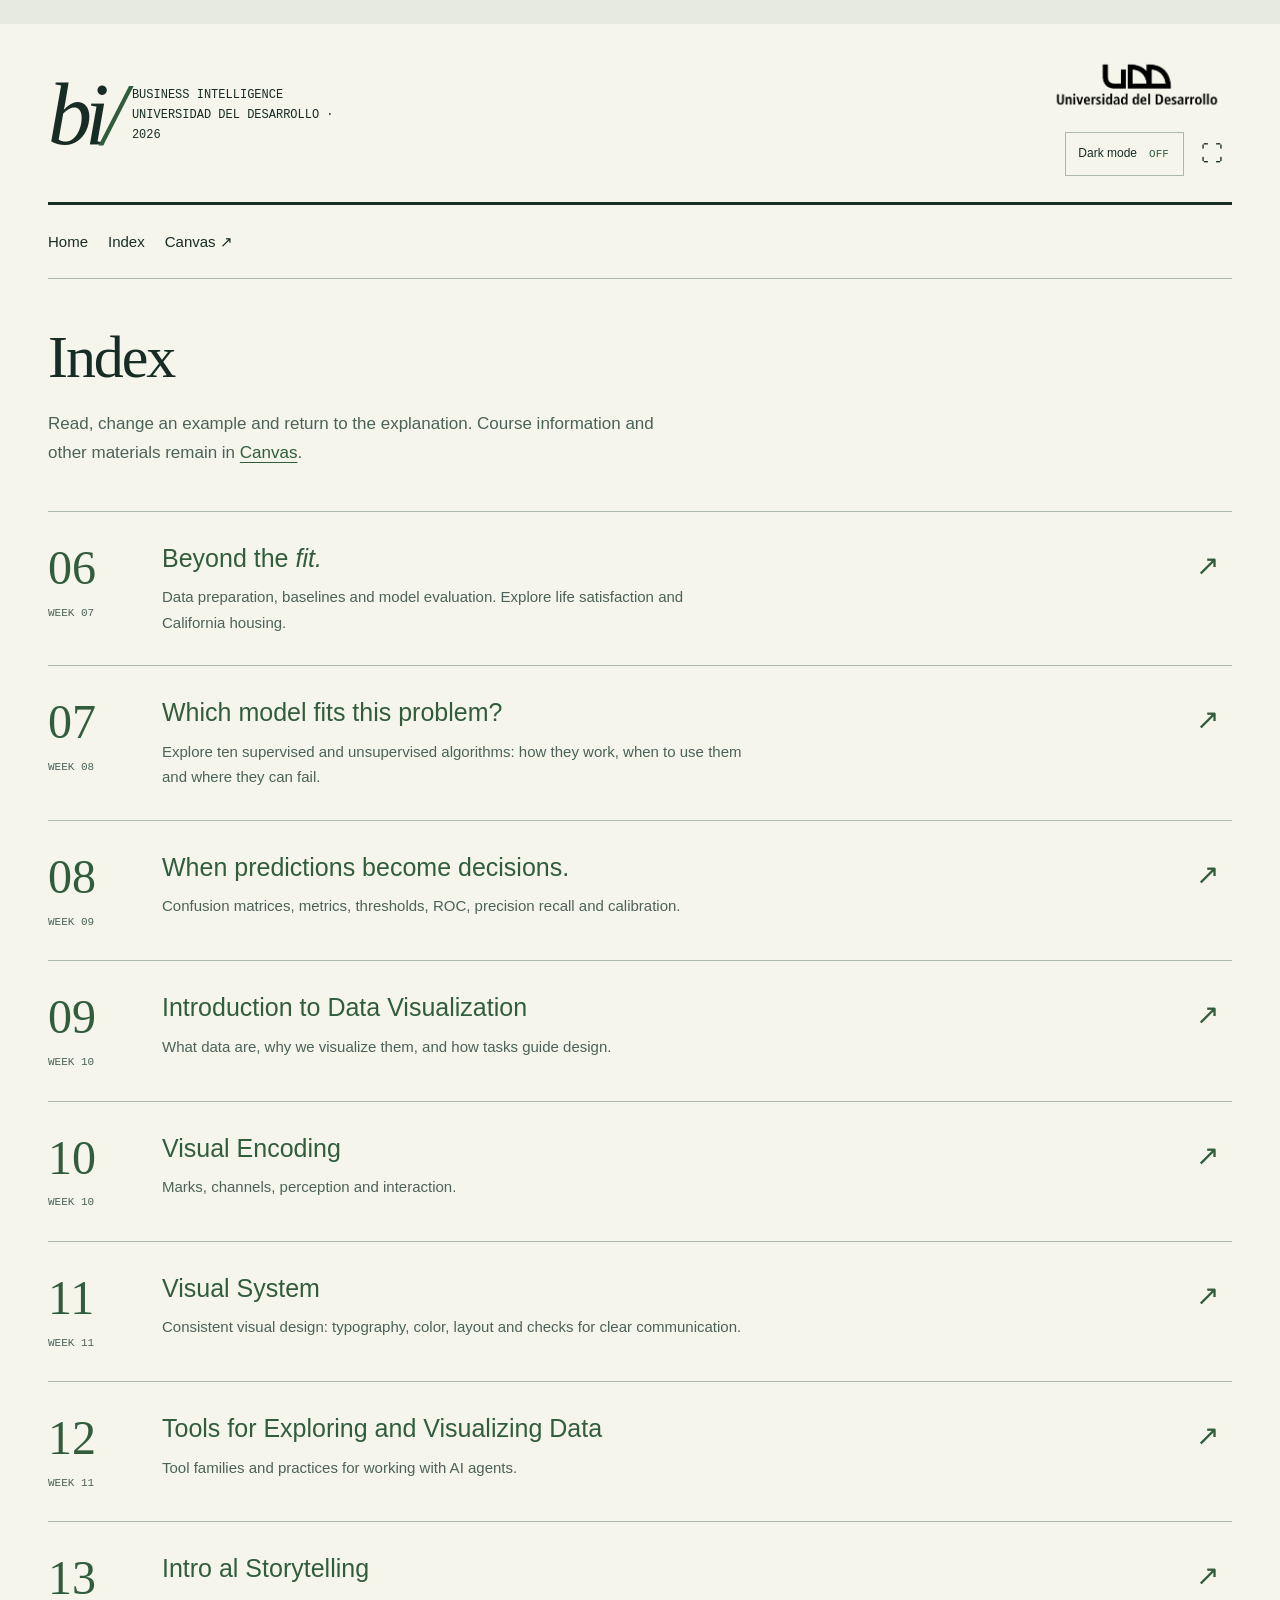
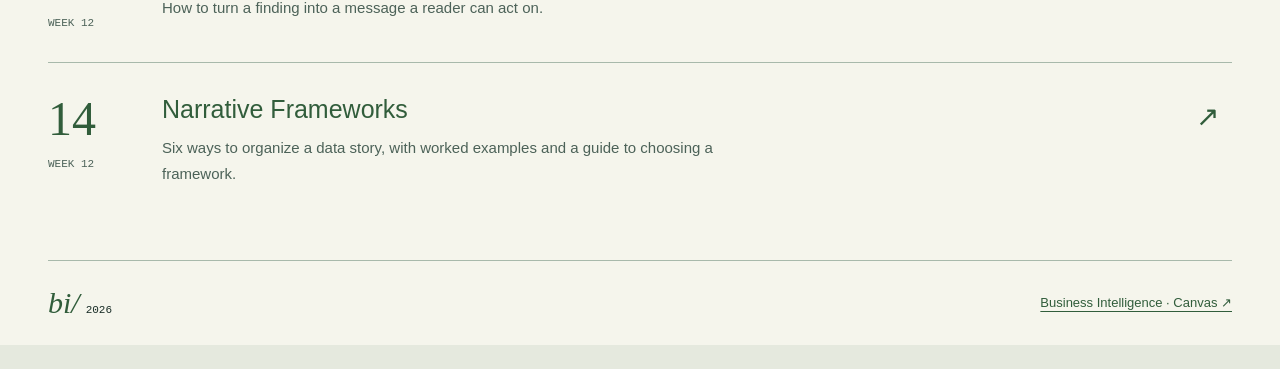
<file: clases.html>
<!doctype html><html lang="en"><head><meta charset="utf-8"><meta name="viewport" content="width=device-width,initial-scale=1"><title>Index · BI 2026</title><meta name="description" content="Interactive Business Intelligence classes. Canvas remains the official course hub."><script src="assets/theme.js"></script><link rel="stylesheet" href="assets/site.css"></head><body class="portal" data-page="index"><a class="skip-link" href="#content">Skip to content</a><div class="publication"><header class="site-masthead"><a class="site-wordmark" href="index.html" aria-label="Business Intelligence Home">bi<span>/</span></a><p class="site-course">BUSINESS INTELLIGENCE<br>UNIVERSIDAD DEL DESARROLLO · 2026</p><div class="site-institution"><span class="site-logo-pair"><img class="site-logo logo-dark" src="assets/UDD-blanco.png" alt="Universidad del Desarrollo"><img class="site-logo logo-light" src="assets/UDD-negro.png" alt="Universidad del Desarrollo"></span><div class="site-display-tools"><button type="button" class="theme-switch" role="switch" aria-checked="false" aria-label="Dark mode" data-theme-toggle hidden><span>Dark mode</span><span data-theme-state>OFF</span></button><button type="button" class="site-fullscreen" data-fullscreen-toggle aria-label="Toggle full screen">⛶</button></div></div></header><nav class="site-navigation site-links" aria-label="Course navigation"><a href="index.html">Home</a><span aria-current="page">Index</span><a href="https://udd.instructure.com/courses/77752/modules">Canvas ↗</a></nav><main id="content"><section class="catalog-heading"><h1>Index</h1><p>Read, change an example and return to the explanation. Course information and other materials remain in <a href="https://udd.instructure.com/courses/77752/modules">Canvas</a>.</p></section><ol class="class-list"><li><span class="class-number">06<small>WEEK 07</small></span><div><h2><a href="classes/beyond-the-fit/index.html">Beyond the <em>fit.</em></a></h2><p>Data preparation, baselines and model evaluation. Explore life satisfaction and California housing.</p></div><span class="row-arrow" aria-hidden="true">↗</span></li><li><span class="class-number">07<small>WEEK 08</small></span><div><h2><a href="classes/model-catalog/index.html">Which model fits this problem?</a></h2><p>Explore ten supervised and unsupervised algorithms: how they work, when to use them and where they can fail.</p></div><span class="row-arrow" aria-hidden="true">↗</span></li><li><span class="class-number">08<small>WEEK 09</small></span><div><h2><a href="classes/beyond-accuracy/index.html">When predictions become decisions.</a></h2><p>Confusion matrices, metrics, thresholds, ROC, precision recall and calibration.</p></div><span class="row-arrow" aria-hidden="true">↗</span></li><li><span class="class-number">09<small>WEEK 10</small></span><div><h2><a href="classes/data-visualization/index.html">Introduction to Data Visualization</a></h2><p>What data are, why we visualize them, and how tasks guide design.</p></div><span class="row-arrow" aria-hidden="true">↗</span></li><li><span class="class-number">10<small>WEEK 10</small></span><div><h2><a href="classes/visual-encoding/index.html">Visual Encoding</a></h2><p>Marks, channels, perception and interaction.</p></div><span class="row-arrow" aria-hidden="true">↗</span></li><li><span class="class-number">11<small>WEEK 11</small></span><div><h2><a href="classes/visual-system/index.html">Visual System</a></h2><p>Consistent visual design: typography, color, layout and checks for clear communication.</p></div><span class="row-arrow" aria-hidden="true">↗</span></li><li><span class="class-number">12<small>WEEK 11</small></span><div><h2><a href="classes/visualization-tools/index.html">Tools for Exploring and Visualizing Data</a></h2><p>Tool families and practices for working with AI agents.</p></div><span class="row-arrow" aria-hidden="true">↗</span></li><li><span class="class-number">13<small>WEEK 12</small></span><div><h2><a href="classes/data-storytelling/index.html">Intro al Storytelling</a></h2><p>How to turn a finding into a message a reader can act on.</p></div><span class="row-arrow" aria-hidden="true">↗</span></li><li><span class="class-number">14<small>WEEK 12</small></span><div><h2><a href="classes/narrative-frameworks/index.html">Narrative Frameworks</a></h2><p>Six ways to organize a data story, with worked examples and a guide to choosing a framework.</p></div><span class="row-arrow" aria-hidden="true">↗</span></li></ol></main><footer class="site-footer"><span><span class="footer-mark">bi/</span><small>2026</small></span><a href="https://udd.instructure.com/courses/77752/modules">Business Intelligence · Canvas ↗</a></footer></div></body></html>
</file>
<file: assets/site.css>
/* BI palette, with VIZ's continuous editorial layout. Local font fallbacks. */
:root,:root[data-theme=dark]{--bg:#101717;--edge:#0b1110;--panel:#192323;--panel2:#1d2928;--ink:#f0f1e8;--muted:#b1c1bb;--line:#3b514b;--mint:#b8ecb2;--cyan:#70d6dc;--amber:#f4be73;--pink:#e59aad;--selected:#b8ecb2;--selected-ink:#101717;--serif:Georgia,'Times New Roman',serif;--plot-mint:#b8ecb2;--plot-cyan:#70d6dc;--plot-amber:#f4be73;--plot-pink:#e59aad}
:root[data-theme=light]{--bg:#f5f5ec;--edge:#e5e9de;--panel:#e9eee3;--panel2:#e1e8dc;--ink:#182c26;--muted:#4c6258;--line:#a8b9ab;--mint:#315d3b;--cyan:#086776;--amber:#855000;--pink:#9d3659;--selected:#315d3b;--selected-ink:#fffef6;--plot-mint:#315d3b;--plot-cyan:#086776;--plot-amber:#855000;--plot-pink:#9d3659}
*{box-sizing:border-box}[hidden]{display:none!important}html{scroll-padding-top:100px}body.portal{margin:0;background:var(--edge);color:var(--ink);font:17px/1.7 Arial,Helvetica,sans-serif}a{color:var(--mint);text-underline-offset:4px}button,input,select{font:inherit}button{cursor:pointer}a:focus-visible,button:focus-visible,summary:focus-visible,input:focus-visible,select:focus-visible{outline:3px solid var(--amber);outline-offset:4px}.publication{max-width:1280px;margin:24px auto;background:var(--bg);padding:0 48px}.site-masthead{display:flex;align-items:center;gap:12px;padding:28px 0 24px;border-bottom:3px solid var(--ink)}.site-wordmark{font:italic 88px/.85 var(--serif);letter-spacing:-7px;text-decoration:none;color:var(--ink)}.site-wordmark span{color:var(--mint)}.site-course{font:12px/1.7 Consolas,monospace;max-width:230px;margin:0}.site-institution{margin-left:auto;display:grid;justify-items:end;gap:12px}.site-logo{width:190px;max-height:65px;object-fit:contain;background:transparent;padding:0}.theme-switch{display:flex;align-items:center;gap:10px;min-height:44px;border:1px solid var(--line);border-radius:0;background:transparent;color:var(--ink);padding:8px 12px;font-size:12px}.theme-switch [data-theme-state]{font:11px Consolas,monospace;color:var(--mint);min-width:24px}.theme-switch:hover{border-color:var(--mint)}.site-navigation{display:flex;align-items:center;gap:22px;flex-wrap:wrap;min-height:74px;padding:12px 0;border-bottom:1px solid var(--line);background:var(--bg);position:sticky;top:0;z-index:10}.site-links{display:flex;align-items:center;gap:20px;font:15px Arial,sans-serif}.site-links a{text-decoration:none;color:var(--ink)}.site-links a:hover{color:var(--mint)}.site-navigation>.theme-switch{margin-left:auto}.site-footer{display:flex;justify-content:space-between;align-items:center;gap:20px;padding:25px 0;border-top:1px solid var(--line);font-size:13px}.site-footer .footer-mark{font:italic 30px var(--serif);color:var(--mint)}.site-footer small{font:11px Consolas,monospace;margin-left:6px}.skip-link{position:absolute;left:20px;top:-90px;z-index:50;padding:12px;background:var(--bg)}.skip-link:focus{top:8px}.cover-spread{display:grid;grid-template-columns:1.62fr 1fr;gap:40px;padding:32px 0 38px;align-items:center}.cover-story h1{font:400 43px/1.1 var(--serif);letter-spacing:-.035em;margin:0 0 24px}.cover-story em{color:var(--mint)}.cover-story p{max-width:34ch;margin:0 0 18px}.cover-story .canvas-note{font-size:14px;color:var(--muted);margin-top:26px}.index-action{display:flex;align-items:center;justify-content:space-between;width:100%;border-top:1px solid var(--line);border-bottom:1px solid var(--line);padding:14px 0;margin-top:22px;text-decoration:none;font-size:15px;min-height:52px}.index-action span:last-child{font-size:26px}.index-action:hover{border-color:var(--mint)}.anscombe-cover{margin:0;padding:26px 28px 24px;min-width:0;background:radial-gradient(ellipse 48% 45% at 48% 48%,#526c4938,transparent),radial-gradient(ellipse 35% 38% at 61% 57%,#70d6dc12,transparent)}.anscombe-heading,.anscombe-cover figcaption{display:flex;justify-content:space-between;gap:12px;font:12px/1.5 Consolas,monospace;color:var(--muted)}.anscombe-cover svg{width:100%;display:block}.anscombe-cover svg text{fill:var(--muted);font:12px Consolas,monospace}.anscombe-cover .axes{stroke:var(--line);fill:none}.anscombe-cover .points{fill:var(--amber);stroke:var(--ink);stroke-width:1.2}.anscombe-cover .fit{stroke:var(--mint);stroke-width:2;stroke-dasharray:7 5}.anscombe-cover figcaption a{font-size:10px}.home-figure-controls{display:flex;gap:8px;margin:12px 0 20px}.home-figure-controls button{background:none;color:var(--muted);border:1px solid var(--line);min-height:36px;padding:5px 12px;font:12px Consolas,monospace}.home-figure-controls button[aria-pressed=true]{color:var(--bg);background:var(--mint)}.catalog-heading{padding:46px 0 26px}.catalog-heading h1{font:400 60px/1.08 var(--serif);letter-spacing:-.035em;margin:0 0 20px}.catalog-heading p{color:var(--muted);max-width:65ch}.class-list{list-style:none;padding:0;margin:0 0 44px}.class-list li{display:grid;grid-template-columns:90px 1fr 36px;gap:24px;border-top:1px solid var(--line);padding:30px 0;align-items:start}.class-number{font:48px/1.1 var(--serif);color:var(--mint)}.class-number small{display:block;font:11px/1.5 Consolas,monospace;color:var(--muted);margin-top:10px}.class-list h2{font:25px/1.3 Arial,sans-serif;margin:0 0 10px}.class-list h2 a{text-decoration:none}.class-list p{font-size:15px;color:var(--muted);margin:0;max-width:70ch}.class-list .row-arrow{font-size:28px;color:var(--mint)}
@media(min-width:1450px){.publication{margin-top:40px;margin-bottom:40px}}@media(max-width:1000px){.publication{margin:16px auto;padding:0 32px}.cover-spread{grid-template-columns:1.4fr 1fr;gap:28px}.cover-story h1{font-size:35px}.anscombe-cover{padding:24px 20px}}
@media(max-width:650px){.publication{margin:0;padding:0 20px}.site-masthead{flex-wrap:wrap;padding:22px 0;gap:10px}.site-wordmark{font-size:70px;letter-spacing:-4px}.site-course{font-size:11px;max-width:145px}.site-institution{width:100%;display:flex;justify-content:space-between;align-items:center;margin:12px 0 0}.site-logo{width:135px}.site-navigation{gap:12px}.site-links{font-size:13px;gap:14px}.cover-spread{grid-template-columns:1fr;gap:28px}.cover-story h1{font-size:36px}.cover-story p{max-width:none}.anscombe-cover{padding:16px 0}.anscombe-heading,.anscombe-cover figcaption{font-size:10px}.cover-story{padding-bottom:10px}.catalog-heading h1{font-size:42px}.class-list li{grid-template-columns:45px 1fr 20px;gap:15px}.class-number{font-size:34px}.class-list h2{font-size:22px}.class-list p{font-size:15px}.site-footer{align-items:start;font-size:11px}.site-navigation>.theme-switch{margin-left:0}}
@media(prefers-reduced-motion:reduce){*{scroll-behavior:auto!important;animation:none!important;transition:none!important}}

.anscombe-cover [data-anscombe-set]:not([hidden]){animation:plot-reveal .65s ease}@keyframes plot-reveal{from{opacity:0}to{opacity:1}}
@media(prefers-reduced-motion:reduce){.anscombe-cover [data-anscombe-set]{animation:none}}

.site-logo-pair{display:block}.site-logo{display:block}.logo-light{display:none}:root[data-theme=light] .logo-dark{display:none}:root[data-theme=light] .logo-light{display:block}

/* Institutional mark stays at the upper right on every page. */
.site-masthead .site-institution{flex-shrink:0}.site-masthead .site-logo-pair{line-height:0}
@media(max-width:760px){body .site-masthead{display:grid;grid-template-columns:auto minmax(0,1fr) auto;gap:12px;align-items:center}body .site-masthead .site-institution{display:grid;justify-items:end;width:auto;margin:0;gap:10px}body .site-masthead .site-logo{width:clamp(85px,23vw,135px);max-height:50px}body .site-masthead .site-course{min-width:0;font-size:10px;overflow-wrap:anywhere}body .site-masthead .site-wordmark{font-size:60px}body .site-masthead .theme-switch{font-size:10px;padding:6px;gap:5px}}

.site-display-tools{display:flex;align-items:center;gap:8px}.site-fullscreen{display:grid;place-items:center;min-width:40px;min-height:44px;padding:6px;border:0;background:transparent;color:var(--ink);font-size:22px}.site-fullscreen:hover{color:var(--mint)}
@media(max-width:420px){body .site-masthead .site-display-tools{gap:2px}body .site-masthead .site-fullscreen{min-width:30px}}
</file>
<file: classes/beyond-accuracy/styles.css>
:root{--bg:#101817;--panel:#192524;--ink:#f2f1e8;--muted:#aec2c3;--mint:#b6e8ae;--cyan:#69d4e0;--amber:#f8bf70;--rose:#f39caa;--line:#304342;--tp:var(--mint);--fp:var(--amber);--fn:var(--rose);--tn:var(--cyan)}
:root[data-theme=light]{--bg:#f7f7f0;--panel:#e9efea;--ink:#192d2c;--muted:#496362;--mint:#376d36;--cyan:#00758a;--amber:#935b00;--rose:#ab3550;--line:#c3d0c8}
*{box-sizing:border-box}body{margin:0;background:var(--bg);color:var(--ink);font:17px/1.55 Arial,sans-serif}button,input,select{font:inherit}button,a,input,select,summary{-webkit-tap-highlight-color:transparent}button,select{color:var(--ink);background:var(--panel);border:1px solid var(--line);border-radius:5px;padding:9px 13px;cursor:pointer}button:hover,select:hover{border-color:var(--mint)}button:disabled{opacity:.4;cursor:default}button[aria-pressed=true],.primary{background:var(--mint);color:var(--bg)}:focus-visible{outline:2px solid var(--amber);outline-offset:4px}a{color:var(--cyan);text-underline-offset:5px}p{margin:0 0 15px}h1,h2,h3{font-weight:400;line-height:1.12;margin:0 0 18px}h1{font:500 clamp(48px,5.2vw,88px)/1.04 Arial,sans-serif;letter-spacing:-3px}h2{font:400 clamp(32px,3.6vw,52px)/1.14 Georgia,serif;letter-spacing:-1.4px}h3{font:400 27px/1.2 Georgia,serif;color:var(--mint)}em{font-family:Georgia,serif;color:var(--mint);font-weight:400}small,.small{font-size:13px;line-height:1.6;color:var(--muted)}.skip{position:fixed;top:-80px;left:12px;z-index:100}.skip:focus{top:8px;background:var(--bg);padding:10px}.publication{width:100%}main{padding-bottom:68px}.scene{max-width:1450px;margin:auto;padding:32px 3.5vw 28px;scroll-margin-top:85px;min-height:calc(100dvh - 138px)}.scene[hidden]{display:none}.scene-heading{margin-bottom:24px}.title-row{display:flex;align-items:center;gap:20px;flex-wrap:wrap}.title-row h2{margin-bottom:12px}.badge{display:inline-flex;align-items:center;gap:7px;font:600 12px/1.2 Arial,sans-serif;letter-spacing:1px;color:var(--cyan);border:1px solid var(--line);border-radius:30px;padding:6px 12px;margin-bottom:12px}.lede{color:var(--muted);font-size:20px;max-width:1100px}.eyebrow{font-size:11px;letter-spacing:2px;font-weight:700;color:var(--mint);text-transform:uppercase;margin-bottom:28px}.layout{display:grid;grid-template-columns:minmax(0,1.7fr) minmax(310px,1fr);gap:40px;align-items:start}.stage{min-width:0}.side{min-width:0}.side>p{line-height:1.65}.toolbar{display:flex;align-items:center;gap:10px;min-height:46px;margin-bottom:20px;flex-wrap:wrap}.toolbar label{display:flex;gap:9px;align-items:center;font-size:14px}.toolbar button{font-size:13px;min-width:78px}.control{display:grid;gap:7px;margin-bottom:18px;font-size:14px}.control select{width:100%;height:42px}.slider{display:flex;align-items:center;gap:12px}.slider input{flex:1;min-width:60px;accent-color:var(--mint)}output{font-variant-numeric:tabular-nums;color:var(--mint);min-width:40px}.note{border-left:2px solid var(--mint);padding:5px 0 5px 20px;margin:20px 0}.step-label{color:var(--cyan);font-size:12px;letter-spacing:1.4px;margin-bottom:12px}.formula{font:24px/1.5 Georgia,serif;color:var(--mint);margin:16px 0}.big-number{font-size:54px;line-height:1.1;color:var(--mint);font-variant-numeric:tabular-nums}.stat-row{display:flex;gap:25px;flex-wrap:wrap;margin:20px 0}.stat-row strong{display:block;font-size:29px;font-weight:400;color:var(--mint)}.stat-row span{font-size:13px;color:var(--muted)}.chart{width:100%;display:block;overflow:visible}.chart text{font-family:Arial,sans-serif;fill:var(--muted);font-size:15px}.chart .axis-title{font-size:16px;fill:var(--ink)}.chart .grid{stroke:var(--line);stroke-width:1}.chart .curve{stroke:var(--mint);fill:none;stroke-width:3}.chart .ref{stroke:var(--muted);stroke-dasharray:5 6;fill:none;opacity:.65}.chart .point{fill:var(--amber);stroke:var(--bg);stroke-width:2}.chart .cell-title{font-size:19px;fill:var(--ink)}.chart .cell-count{font-size:32px;fill:var(--ink)}.chart .delivery{transition:cx 900ms ease,cy 900ms ease,fill 400ms ease,opacity 400ms ease}.chart .delivery:focus{outline:none;stroke:var(--ink);stroke-width:3}.legend{display:flex;gap:18px;flex-wrap:wrap;color:var(--muted);font-size:13px;margin:12px 0}.legend i{display:inline-block;width:10px;height:10px;border-radius:50%;margin-right:6px;background:var(--mint)}.legend .late{background:var(--amber)}.legend .ontime{background:var(--cyan)}.metric-grid{display:grid;grid-template-columns:repeat(3,1fr);gap:10px}.metric-card{padding:13px 8px;border-bottom:1px solid var(--line);font-size:13px;color:var(--muted)}.metric-card strong{display:block;color:var(--ink);font-size:25px;font-weight:400}.metric-card.active{background:var(--panel)}.metric-tabs{display:flex;gap:6px;flex-wrap:wrap;margin-bottom:12px}.metric-tabs button{font-size:13px;padding:8px 10px}.cell-picker{display:grid;grid-template-columns:1fr 1fr;gap:10px;margin-bottom:18px}.cell-picker button{border-bottom:3px solid var(--cell);text-align:left;background:transparent;color:var(--ink)}.cell-picker [aria-pressed=true]{background:var(--panel)}.cell-picker strong{color:var(--cell)}details{border-top:1px solid var(--line);padding:14px 0;margin-top:16px}summary{cursor:pointer;color:var(--ink);font-size:15px;line-height:1.5}details>div{padding:16px 0 0;max-width:1050px;line-height:1.7}details p{margin-bottom:12px}.question summary{list-style:none;display:flex;gap:13px;align-items:start}.question summary:before{content:'?';flex:none;border:1px solid var(--cyan);border-radius:50%;width:27px;height:27px;text-align:center;color:var(--ink)}.question summary:after{content:'⌄';margin-left:auto}.question summary small{display:block;color:var(--ink);font-size:10px;letter-spacing:1px;font-weight:700}.question summary::-webkit-details-marker{display:none}.reading-table{width:100%;border-collapse:collapse;font-size:14px;margin:14px 0}.reading-table td,.reading-table th{text-align:left;padding:9px;border-bottom:1px solid var(--line)}.reading-table th{color:var(--muted);font-weight:400}.table-wrap{overflow:auto}.cover{display:grid;grid-template-columns:1fr 1fr;align-items:center;gap:55px;min-height:calc(100dvh - 210px)}.cover-art{position:relative}.cover-art:before{content:'';position:absolute;width:80%;height:80%;top:10%;left:10%;border-radius:50%;background:radial-gradient(ellipse,color-mix(in srgb,var(--mint) 12%,transparent),transparent 70%);z-index:-1}.cover .lede{font-size:19px}.cover-actions{display:flex;gap:10px;margin-top:28px}.cover-actions a{font-size:14px;padding:11px 16px;border:1px solid var(--line);border-radius:5px;text-decoration:none;color:var(--ink)}.cover-actions .primary{color:var(--bg)}.closing-grid{display:grid;grid-template-columns:repeat(3,1fr);gap:30px}.closing-grid article{padding-top:20px;border-top:1px solid var(--line)}dialog{width:min(920px,92vw);max-height:88dvh;background:var(--bg);color:var(--ink);border:1px solid var(--line);padding:28px}dialog::backdrop{background:#000b}.dialog-head{display:flex;justify-content:space-between;align-items:start;gap:20px}dialog input{width:100%;background:var(--panel);color:var(--ink);border:1px solid var(--line);padding:12px;margin:15px 0}#scene-list{display:grid;grid-template-columns:1fr 1fr;gap:0 24px}#scene-list a{display:flex;align-items:baseline;gap:15px;border-bottom:1px solid var(--line);padding:15px 0;text-decoration:none;color:var(--ink);font-size:15px}#scene-list a span{color:var(--muted);font-size:12px}.test-result{margin-top:18px}.status{font-size:13px;color:var(--muted)}body[data-mode=explore] .scene{border-bottom:1px solid var(--line);padding-block:45px;min-height:0}body[data-mode=explore] .cover{min-height:70vh}.bars{display:grid;gap:18px;margin:32px 0}.bar{height:12px;background:var(--line);border-radius:8px;overflow:hidden}.bar span{display:block;height:100%;background:var(--mint);transition:width .6s}.status:empty{display:none}.hidden{display:none!important}
@media(min-width:1600px){.scene{padding-top:48px}.layout{gap:60px}.scene-heading{margin-bottom:32px}}
@media(max-width:1000px){.layout{gap:24px;grid-template-columns:minmax(0,1.45fr) minmax(270px,1fr)}body{font-size:16px}.lede{font-size:18px}h3{font-size:24px}.cover{gap:25px}}
@media(max-width:760px){.scene{padding:24px 20px 35px;scroll-margin-top:175px}.layout,.cover,.closing-grid{grid-template-columns:1fr;gap:24px}.cover{min-height:0;padding-top:30px}.cover-art{max-width:480px}.scene-heading{margin-bottom:18px}h1{letter-spacing:-2px}.title-row{gap:6px}.chart text{font-size:16px}#scene-list{grid-template-columns:1fr}.metric-card strong{font-size:22px}.stat-row{gap:18px}.cover .lede{font-size:17px}dialog{padding:20px}.side{padding-bottom:6px}}
@media(prefers-reduced-motion:reduce){*,*:before,*:after{transition:none!important;animation:none!important;scroll-behavior:auto!important}}

[hidden]{display:none!important}.chart .cell-description{font-size:14px}.badge svg{flex:none}.cover-art{isolation:isolate}
@media(max-width:760px){.chart text,.chart .axis-title{font-size:22px}.chart .cell-title{font-size:22px}.chart .cell-description{font-size:16px}.chart .cell-count{font-size:30px}}

/* Expansion: consistent controls, worked counts and ordered workflow. */
.baseline-grid{display:grid;grid-template-columns:1fr 1fr;gap:35px;padding-top:30px}.baseline-grid article{border-bottom:1px solid var(--line);padding-bottom:25px}.probability-track{padding:32px 20px}.count-grid{display:grid;grid-template-columns:1fr 1fr;gap:12px;margin-bottom:20px}.count-grid>div{border-bottom:2px solid;padding:7px 5px;display:flex;align-items:center;justify-content:space-between}.count-grid strong{font-size:24px;font-weight:400}.total-row{padding:15px 0;border-bottom:1px solid var(--line)}.total-row strong{display:block;color:var(--mint);font-size:22px;font-weight:400}.selected-row{background:var(--panel)}.workflow article{display:flex;gap:20px;padding:22px 15px;border-bottom:1px solid var(--line);opacity:.45}.workflow article.current{opacity:1;background:var(--panel)}.workflow article>span{color:var(--cyan)}.workflow p{margin:0}.workflow h3{font-size:25px;margin-bottom:8px}.pair-example{padding:14px;background:var(--panel);font-size:15px}.stepper{gap:7px}.stepper button{min-width:60px;padding:9px}.stepper output{font-size:12px;margin-left:auto}.chart .population-result{font-size:48px;fill:var(--mint)}[data-matrix-frame]{transition:opacity .3s}.chart .cell-description{font-size:14px}
@media(max-width:760px){.baseline-grid{gap:20px}.probability-track{padding:10px 0}.chart .cell-description{font-size:14px}.chart .cell-title{font-size:19px}.chart .cell-count{font-size:28px}.workflow article{padding:18px 8px}}

[data-depth-step]{width:100%;accent-color:var(--mint)}.pair-panel{margin-top:8px}.pair-panel [data-render=ranking]{display:grid;grid-template-columns:1fr 1fr;gap:0 20px;font-size:14px}.pair-panel .step-label{grid-column:1/-1}.pair-panel .pair-example{margin:0;padding:0 10px;background:transparent}.pair-panel button{font-size:13px;margin-top:10px}.pair-panel p{margin-bottom:8px}

/* The cover previews the idea without chart labels or instructional captions. */
#start h1{font-size:clamp(44px,4.1vw,64px);line-height:1.08;letter-spacing:-2px}
.cover-motion circle{transform-box:view-box;transform-origin:0 0}

.metric-choices{display:grid;grid-template-columns:repeat(3,minmax(0,1fr));gap:9px;margin:8px 0 10px}.metric-choices button{display:flex;flex-direction:column;align-items:flex-start;text-align:left;gap:8px;padding:13px 10px;background:transparent;border:0;border-bottom:2px solid var(--line);border-radius:0;min-width:0}.metric-choices button[aria-pressed=true]{background:var(--panel);border-bottom-color:var(--cyan)}.metric-name{font-size:14px;line-height:1.35;min-height:38px;color:var(--ink)}.metric-choices strong{font-size:26px;font-weight:400;color:var(--mint);font-variant-numeric:tabular-nums}.metric-fraction{font-size:12px;color:var(--muted)}.metric-complement{margin:12px 0 20px}

.metric-choices:has(>button:only-child){grid-template-columns:1fr}.metric-choices:has(>button:nth-child(2):last-child){grid-template-columns:repeat(2,minmax(0,1fr))}

/* Actual outcomes retain the delivery colors, separate from review selection. */
#capacity .capacity-late{color:var(--amber)}#capacity .capacity-ontime{color:var(--cyan)}.capacity-summary{font-size:14px;margin-bottom:22px}.capacity-summary caption{text-align:left;color:var(--muted);margin-bottom:8px}.capacity-summary th,.capacity-summary td{padding:9px 6px}

/* Short reading cues keep the delivery example next to each figure. */
.reading-help{border-top:1px solid var(--line);padding-top:14px;margin-top:10px;font-size:16px;line-height:1.6;color:var(--muted)}.reading-help p{margin:0 0 10px}.reading-help strong{color:var(--ink);font-weight:600}.reading-help p:last-child{margin-bottom:0}
</file>
<file: assets/lesson-chrome.css>
/* Shared class frame: the same 70px header and 68px presentation footer. */
body.unified-lesson{--lesson-header:70px;--lesson-footer:68px;padding-top:var(--lesson-header)}
.unified-lesson .lesson-topbar{position:fixed;z-index:40;top:0;left:0;right:0;box-sizing:border-box;height:var(--lesson-header);padding:0 3.5vw;display:flex;align-items:center;gap:28px;border-bottom:1px solid var(--line);background:var(--bg);color:var(--ink)}
.unified-lesson .lesson-brand{display:flex;align-items:center;gap:12px;color:var(--ink);text-decoration:none;flex:none}
.unified-lesson .lesson-wordmark{font:italic 44px/1 Georgia,serif;letter-spacing:-3px}.unified-lesson .lesson-wordmark>span{color:var(--mint)}
.unified-lesson .lesson-course{font:9px/1.6 Arial,sans-serif;letter-spacing:.6px;max-width:240px}
.unified-lesson .lesson-links{display:flex;align-items:center;gap:22px}
.unified-lesson .lesson-links a,.unified-lesson .lesson-links button{display:inline-flex;align-items:center;min-height:40px;padding:0;margin:0;border:0;border-radius:0;background:none;color:var(--ink);font:13px/1.2 Arial,sans-serif;text-decoration:none;white-space:nowrap}
.unified-lesson .lesson-links a:hover,.unified-lesson .lesson-links button:hover{color:var(--mint);background:none}
.unified-lesson .lesson-tools{display:flex;align-items:center;gap:14px;margin-left:auto;flex:none}
.unified-lesson .lesson-tools .lesson-fullscreen{display:inline-flex;align-items:center;justify-content:center;min-height:40px;width:40px;padding:0;border:0;background:transparent;color:var(--ink);font-size:24px}
.unified-lesson .lesson-tools .theme-switch{display:flex;align-items:center;gap:8px;min-height:40px;margin:0;padding:7px 10px;border:1px solid var(--line);border-radius:5px;background:transparent;font:12px Arial,sans-serif;color:var(--ink)}
.unified-lesson .lesson-topbar .site-institution{display:block;order:0;flex:none;margin:0}
.unified-lesson .lesson-topbar .site-logo-pair{display:block;line-height:0}
.unified-lesson .lesson-topbar .site-logo{display:block;object-fit:contain;width:145px;max-height:42px}
.unified-lesson .lesson-topbar .logo-light{display:none}:root[data-theme=light] .unified-lesson .lesson-topbar .logo-dark{display:none}:root[data-theme=light] .unified-lesson .lesson-topbar .logo-light{display:block}
.unified-lesson .lesson-menu-tools{display:flex;align-items:center;justify-content:space-between;gap:20px;margin-bottom:24px}.unified-lesson .lesson-menu-tools .mode-switch{display:flex;margin:0;gap:4px}.unified-lesson .lesson-menu-tools a{font-size:14px}
.unified-lesson .publication{margin-top:0}
.unified-lesson #presentation-nav,.unified-lesson .navigation{position:fixed;z-index:30;bottom:0;left:0;right:0;box-sizing:border-box;height:var(--lesson-footer);min-height:var(--lesson-footer);max-width:none;margin:0;padding:12px 3.5vw;display:flex;align-items:center;gap:20px;border-top:1px solid var(--line);background:var(--bg);color:var(--ink)}
.unified-lesson #presentation-nav[hidden]{display:none}
.unified-lesson #presentation-nav button,.unified-lesson .navigation button{display:flex;align-items:center;justify-content:center;flex:none;width:42px;height:42px;min-height:42px;min-width:42px;padding:0;border:1px solid var(--line);border-radius:50%;background:transparent;color:var(--ink);font:20px Arial,sans-serif}
.unified-lesson #presentation-nav .progress-area,.unified-lesson .navigation .progress-area,.unified-lesson #current-title{display:block;flex:1;min-width:0;font:11px/1.3 Arial,sans-serif;color:var(--muted)}
.unified-lesson #chapter{font:10px/1.4 Arial,sans-serif;letter-spacing:1px}
.unified-lesson #presentation-nav #counter,.unified-lesson .navigation #counter{font:12px/1 Arial,sans-serif;color:var(--muted);white-space:nowrap}
.unified-lesson .track,.unified-lesson .progress-track{display:block;height:2px;margin-top:8px;background:var(--line)}.unified-lesson #progress{height:2px;background:var(--mint)}
.unified-lesson:not(.catalog-lesson):not(.reading-lesson) #content{height:calc(100dvh - var(--lesson-header) - var(--lesson-footer))}
.unified-lesson[data-mode=present] .lesson-scene{scroll-margin-top:var(--lesson-header);padding-bottom:100px}
.unified-lesson .lesson-scene{scroll-margin-top:calc(var(--lesson-header) + 20px)}
@media(max-width:1100px){.unified-lesson .lesson-topbar{gap:18px}.unified-lesson .lesson-course{max-width:170px;font-size:8px}.unified-lesson .lesson-topbar .site-logo{width:115px}.unified-lesson .lesson-links{gap:18px}}
@media(max-width:760px){body.unified-lesson{--lesson-header:118px}.unified-lesson .lesson-topbar{display:grid;grid-template-columns:minmax(0,1fr) auto;grid-template-rows:44px 42px;gap:6px 12px;padding:10px 20px}.unified-lesson .lesson-brand{grid-row:1;grid-column:1;gap:9px}.unified-lesson .lesson-course{max-width:190px;font-size:8px}.unified-lesson .lesson-wordmark{font-size:36px}.unified-lesson .lesson-topbar .site-institution{grid-row:1;grid-column:2;justify-self:end}.unified-lesson .lesson-topbar .site-logo{width:100px;max-height:36px}.unified-lesson .lesson-links{grid-row:2;grid-column:1;gap:16px}.unified-lesson .lesson-links a,.unified-lesson .lesson-links button{font-size:12px}.unified-lesson .lesson-tools{grid-row:2;grid-column:2;gap:2px}.unified-lesson .lesson-tools .lesson-fullscreen{width:28px;font-size:21px}.unified-lesson .lesson-tools .theme-switch{padding:6px;font-size:10px;gap:5px}.unified-lesson .lesson-tools [data-theme-state]{font-size:9px}.unified-lesson #presentation-nav,.unified-lesson .navigation{padding:12px 20px;gap:12px}.unified-lesson #presentation-nav .progress-area,.unified-lesson #current-title{overflow:hidden;text-overflow:ellipsis;white-space:nowrap}.unified-lesson:not(.catalog-lesson):not(.reading-lesson) #content{height:auto;min-height:calc(100dvh - var(--lesson-header) - var(--lesson-footer));padding-bottom:var(--lesson-footer)}}
@media(max-width:360px){.unified-lesson .lesson-topbar{padding-inline:12px;column-gap:4px}.unified-lesson .lesson-links{gap:10px}.unified-lesson .lesson-course{max-width:130px;font-size:7px}.unified-lesson .lesson-topbar .site-logo{width:83px}}
.unified-lesson .lesson-tools #full,.unified-lesson .lesson-tools #fullscreen,.unified-lesson .lesson-tools #lesson-fullscreen{display:inline-flex}

/* Visible view choice shared by the two current ML lessons. */
.unified-lesson .lesson-mode-switch{display:flex;gap:3px;margin-left:auto;padding:3px;background:var(--panel);border:1px solid var(--line);border-radius:6px;flex:none}
.unified-lesson .lesson-mode-switch button{border:0;border-radius:3px;padding:8px 11px;background:transparent;color:var(--muted);font:12px/1.2 Arial,sans-serif;min-height:34px}
.unified-lesson .lesson-mode-switch [aria-pressed=true]{background:var(--mint);color:var(--bg)}
.unified-lesson .lesson-mode-switch+.lesson-tools{margin-left:0}
@media(min-width:761px) and (max-width:1100px){.unified-lesson:has(.lesson-mode-switch) .lesson-topbar{gap:10px}.unified-lesson:has(.lesson-mode-switch) .lesson-course{max-width:135px}.unified-lesson:has(.lesson-mode-switch) .lesson-links{gap:12px}.unified-lesson .lesson-mode-switch button{padding:7px;font-size:11px}.unified-lesson:has(.lesson-mode-switch) .lesson-topbar .site-logo{width:90px}}
@media(max-width:760px){body.unified-lesson:has(.lesson-mode-switch){--lesson-header:160px}.unified-lesson:has(.lesson-mode-switch) .lesson-topbar{grid-template-rows:44px 42px 36px}.unified-lesson .lesson-mode-switch{grid-row:3;grid-column:1/-1;margin:0;justify-self:center;padding:2px}.unified-lesson .lesson-mode-switch button{min-height:30px;padding:7px 18px}}
</file>
<file: classes/beyond-the-fit/styles.css>
@charset "UTF-8";
.dataset-layout{display:grid;grid-template-columns:minmax(0,1fr) minmax(0,1.15fr);gap:24px;min-height:0;flex:1}.dataset-context,.dataset-preview{min-height:0;overflow:auto;scrollbar-width:thin;scrollbar-color:var(--line) transparent}.dataset-preview{padding:20px;border:1px solid var(--line);border-radius:12px;background:var(--panel)}.dataset-facts{display:grid;grid-template-columns:1fr 1fr;gap:20px;margin-bottom:16px}.dataset-facts strong{display:block;font-size:38px;color:var(--mint);font-weight:400}.dataset-facts span{font-size:12px;color:var(--muted)}.data-definitions{margin:0;display:grid;gap:15px}.data-definitions>div{border-top:1px solid var(--line);padding-top:12px}.data-definitions dt{color:var(--mint);font-size:16px;margin-bottom:5px}.data-definitions dd{margin:0;font-size:14px;line-height:1.5}.dataset-source{font-size:11px;line-height:1.5;color:var(--muted);margin-top:15px}.data-table{width:100%;border-collapse:collapse;font-size:14px;font-variant-numeric:tabular-nums}.data-table th{text-align:left;font-size:12px;color:var(--muted);font-weight:500;padding:10px 8px;border-bottom:1px solid var(--line)}.data-table th small{font-size:10px}.data-table td{padding:10px 8px;border-bottom:1px solid var(--line)}.data-table td:not(:first-child){text-align:right}.data-table button{border:0;background:transparent;padding:4px 0;text-align:left;font-size:14px}.data-table tr.selected td{background:#b8ecb217;color:var(--mint)}.data-table tr.selected button{color:var(--mint)}.dataset-readout{margin-top:16px;padding:14px;border-left:2px solid var(--mint);background:#b8ecb20a}.dataset-readout p{font-size:13px;line-height:1.5;margin-top:6px}.housing-intro{grid-template-columns:minmax(0,.8fr) minmax(0,1.2fr)}.housing-dictionary td{font-size:12px;padding:9px 7px}.housing-dictionary td:nth-child(2){text-align:left}.housing-dictionary td:first-child{overflow-wrap:anywhere;font-size:11px}.housing-dictionary .target-row{background:#f4be7310;color:var(--amber)}.axis-controls{display:flex;gap:6px;align-items:center;margin:5px 0;flex:none}.axis-controls span{font-size:11px;color:var(--muted);margin-right:auto}.axis-controls button{font-size:11px;padding:5px 9px}.rule-label{font-size:10px;letter-spacing:.6px;color:var(--muted)}.rule-coefficients{display:grid;grid-template-columns:1fr 1.25fr;gap:15px}.rule-coefficients strong,.rule-coefficients small{display:block}.rule-coefficients small{margin-top:3px}
@media(max-height:760px) and (min-width:951px){.dataset-facts{margin-bottom:10px}.dataset-facts strong{font-size:30px}.data-definitions{gap:10px}.data-definitions>div{padding-top:9px}.data-definitions dt{font-size:14px}.data-definitions dd{font-size:13px}.dataset-preview{padding:14px}.data-table td{padding:6px 7px}.data-table button{font-size:13px;padding:3px 0}.dataset-readout{margin-top:12px;padding:10px}.dataset-readout p{font-size:12px}.housing-dictionary td{font-size:11px;padding:7px 6px}.dataset-source{font-size:10px;margin-top:10px}.rule-coefficients{gap:9px}}
@media(max-width:950px){.dataset-layout,.housing-intro{grid-template-columns:1fr}.dataset-context,.dataset-preview{overflow:visible}.dataset-preview{margin-top:10px}.data-table td{font-size:12px}.rule-coefficients{grid-template-columns:1fr}.axis-controls{flex-wrap:wrap}.axis-controls span{flex-basis:100%}}
/* Definitions and answer disclosures belong to the shared student experience. */
summary{cursor:pointer}summary:focus-visible{outline:3px solid var(--amber);outline-offset:4px}
.prompt summary{line-height:1.5}.prompt summary>span{display:block}.prompt summary small{display:block;color:var(--muted);font-size:11px;margin-top:6px}.prompt .reveal-answer{border-top:1px solid var(--line);margin-top:12px;padding-top:12px;color:var(--mint);font-size:13px;line-height:1.55}
.definition{border:1px solid var(--line);border-radius:7px;padding:10px 12px;font-size:13px;line-height:1.5}.definition summary{color:var(--mint)}.definition p{margin-top:10px;font-size:13px}.definition-text{line-height:1.6}
.workbench.explained{grid-template-columns:minmax(0,1fr) 330px;gap:20px}
.calculation-strip{flex:none;border-top:1px solid var(--line);padding:12px 5px 3px;display:flex;flex-direction:column;gap:6px;font-size:14px;line-height:1.4;font-variant-numeric:tabular-nums}.calculation-strip strong{color:var(--mint);font-weight:500}.calculation-strip small{font-size:11px;color:var(--muted)}
.error-working{font-size:13px;font-variant-numeric:tabular-nums}.error-working>span{display:block;color:var(--amber);margin-bottom:9px}.error-working>p{display:flex;justify-content:space-between;margin:5px 0}.error-result{border-top:1px solid var(--line);margin-top:12px;padding-top:12px}.error-result strong{display:block;margin-top:8px;font-size:18px;font-weight:400}.error-result em{font-style:normal;color:var(--amber)}.error-working small{display:block;font-size:10px;color:var(--muted);margin-top:9px}
.split-column p{font-size:13px;line-height:1.5;color:var(--ink)}.split-explanation{font-size:13px;line-height:1.5;border-top:1px solid var(--line);padding-top:12px;margin-top:12px;color:var(--muted)}
.case-tabs{display:flex;gap:10px;flex:none}.case-tabs button{font-size:14px;flex:1}.strategy-board{display:grid;grid-template-columns:1fr 1fr;gap:20px;flex:1;min-height:0;padding-top:16px}.record-column{display:flex;flex-direction:column;gap:9px}.record-column h3{font-size:20px}.record-column>p{color:var(--muted);font-size:12px;margin-bottom:4px}.record-token{border:1px solid currentColor;border-radius:6px;padding:12px;font-size:14px;background:#70d6dc08}.record-token.shared-record{border-style:dashed}.stacked-toggle{display:grid;gap:8px}.stacked-toggle button{font-size:13px}.answer-box p{margin-top:12px;font-size:13px;line-height:1.55;color:var(--muted)}

@media(max-height:760px) and (min-width:951px){.calculation-strip{font-size:12px;padding-top:9px}.record-token{padding:10px}.strategy-board{padding-top:10px}.split-column .token-grid{gap:4px;margin-top:4px}.split-column .country-token{width:21px;height:21px}.split-column{gap:8px}.split-column .big{font-size:34px}.split-explanation{font-size:12px}.workbench.explained .chart-title{font-size:11px}}
@media(max-width:950px){.workbench.explained{grid-template-columns:1fr}.calculation-strip{font-size:13px}.case-tabs{flex-wrap:wrap}.case-tabs button{flex:1 1 40%}.split-board{min-height:330px}}
@media(max-width:520px){.strategy-board{gap:10px}.record-token{font-size:12px;padding:9px}.record-column h3{font-size:16px}.split-column p{font-size:11px}.case-tabs button{font-size:12px}.calculation-strip{font-size:12px}}
:root{--bg:#101717;--panel:#182222;--panel2:#1d2928;--ink:#f3f1e7;--muted:#a6b9b4;--line:#34443f;--mint:#b8ecb2;--cyan:#70d6dc;--amber:#f4be73;--pink:#e59aad;--serif:Georgia,'Times New Roman',serif;--sans:'Segoe UI',Arial,sans-serif}
*{box-sizing:border-box}body{margin:0;background:var(--bg);color:var(--ink);font-family:var(--sans);overflow:hidden;font-size:16px}button,input,select,textarea{font:inherit}button,a,input,select{ -webkit-tap-highlight-color:transparent}button{cursor:pointer}button:disabled{opacity:.35;cursor:default}button:focus-visible,a:focus-visible,input:focus-visible,select:focus-visible,textarea:focus-visible{outline:3px solid var(--amber);outline-offset:4px}button{color:var(--ink);border:1px solid var(--line);background:var(--panel);border-radius:7px;padding:10px 16px;transition:background .18s,border-color .18s,transform .18s}button:hover:not(:disabled){background:#2b3a35;border-color:var(--muted)}button.active,button[aria-pressed=true]{background:var(--mint);color:var(--bg);border-color:var(--mint)}a{color:var(--cyan);text-underline-offset:4px}.skip{position:absolute;top:-80px;z-index:100;padding:12px;background:var(--ink);color:var(--bg)}.skip:focus{top:0}.topbar{height:70px;padding:0 3.5vw;display:flex;align-items:center;justify-content:space-between;border-bottom:1px solid var(--line)}.brand{display:flex;align-items:center;gap:13px;color:var(--ink);text-decoration:none;font-size:11px;letter-spacing:2px;font-weight:650}.brand-mark{font-size:36px;font-weight:800;letter-spacing:-4px;line-height:1}.brand-mark span{color:var(--mint)}.brand-sub{display:block;font-weight:400;letter-spacing:.6px;font-size:10px;color:var(--muted);margin-top:5px}.top-actions{display:flex;gap:14px;align-items:center}.offline{font-size:10px;letter-spacing:1.4px;color:var(--muted)}.offline i{display:inline-block;width:6px;height:6px;border-radius:50%;background:var(--mint);margin-right:7px}.quiet{background:transparent;font-size:12px;padding:8px 12px}.icon-button{padding:4px 10px;font-size:25px;background:transparent;border:0}#content{height:calc(100dvh - 138px);position:relative;outline:none}.slide{height:100%;padding:28px 3.5vw 20px;display:flex;flex-direction:column;gap:18px;animation:enter .38s ease-out}@keyframes enter{from{opacity:0;transform:translateY(12px)}to{opacity:1;transform:translateY(0)}}.slide-head{flex:none;display:flex;justify-content:space-between;gap:20px;align-items:flex-start}.eyebrow{font-size:11px;letter-spacing:2px;text-transform:uppercase;color:var(--mint);font-weight:650;display:block;margin-bottom:10px}h1,h2,h3,p{margin:0}h2{font-size:clamp(30px,3.2vw,48px);line-height:1.08;font-weight:500;letter-spacing:-1.8px}h2 em,h1 em{font-family:var(--serif);font-weight:400;color:var(--mint)}h3{font-size:23px;font-weight:500;line-height:1.15;letter-spacing:-.5px}.lede{margin-top:10px;color:var(--muted);font-size:17px;line-height:1.5;max-width:930px}.pill{display:inline-block;white-space:nowrap;border:1px solid var(--line);border-radius:30px;font-size:10px;padding:7px 10px;letter-spacing:1px;color:var(--muted)}.pill.live{color:var(--mint);border-color:#486243}.pill.hypothetical{color:var(--amber);border-color:#8b6440}.workbench{display:grid;grid-template-columns:minmax(0,1fr) 286px;gap:24px;min-height:0;flex:1}.visual{min-height:0;position:relative;border:1px solid var(--line);border-radius:12px;background:linear-gradient(140deg,#1b2725,#141e1e);padding:15px;display:flex;flex-direction:column;overflow:hidden}.chart-title{display:flex;justify-content:space-between;align-items:center;gap:8px;font-size:12px;color:var(--muted);min-height:26px}.chart-box{flex:1;min-height:0;position:relative}.chart-box>svg{height:100%;width:100%;display:block;overflow:visible}.chart-box canvas{height:100%;width:100%;display:block}.chart-label{font:12px var(--sans);fill:var(--muted)}.chart-axis{stroke:var(--line);stroke-width:1}.chart-grid{stroke:var(--line);stroke-width:.6;opacity:.65}.point{cursor:pointer;stroke-width:2;transition:opacity .2s}.point:hover{stroke:var(--ink);stroke-width:3}.chart-caption{font-size:11px;color:var(--muted);line-height:1.45;margin-top:5px}.sidebar{display:flex;flex-direction:column;gap:14px;min-height:0}.sidebar p{font-size:14px;line-height:1.55;color:var(--muted)}.control-group{padding-bottom:13px;border-bottom:1px solid var(--line)}label{display:block;color:var(--muted);font-size:12px;line-height:1.4;margin-bottom:6px}select{background:var(--panel2);color:var(--ink);border:1px solid var(--line);border-radius:6px;padding:9px 10px;width:100%}input[type=range]{width:100%;accent-color:var(--mint);cursor:pointer;margin:8px 0;height:20px}.range-label{display:flex;justify-content:space-between;align-items:center;font-size:13px}.range-label output{font-size:20px;color:var(--mint);font-variant-numeric:tabular-nums}.toggle{display:flex;gap:5px;flex-wrap:wrap}.toggle button{font-size:12px;padding:8px 10px;flex:1}.stat-row{display:grid;grid-template-columns:1fr 1fr;gap:12px}.stat small{display:block;color:var(--muted);font-size:11px;margin-bottom:4px}.stat strong{font-size:27px;font-weight:500;font-variant-numeric:tabular-nums;letter-spacing:-1px}.stat strong.mint{color:var(--mint)}.stat strong.amber{color:var(--amber)}.stat strong.cyan{color:var(--cyan)}.statement{padding:13px 15px;border-left:2px solid var(--mint);background:#b8ecb20a;font-size:14px;line-height:1.55}.statement strong{color:var(--mint);font-weight:500}.prompt{margin-top:auto;background:var(--panel);padding:13px 15px;border-radius:7px;font-size:13px;line-height:1.5}.prompt span{display:block;color:var(--amber);font-size:10px;font-weight:600;letter-spacing:1.2px;margin-bottom:4px}.legend{display:flex;align-items:center;gap:16px;flex-wrap:wrap;font-size:11px;color:var(--muted)}.legend b{display:inline-block;width:9px;height:9px;border-radius:50%;margin-right:5px}.navigation{height:68px;padding:12px 3.5vw;display:flex;align-items:center;gap:20px;border-top:1px solid var(--line);background:var(--bg)}.nav-button{width:42px;height:40px;padding:0;font-size:22px;border-radius:50%;background:transparent}.progress-area{flex:1}#chapter{display:block;font-size:11px;letter-spacing:1px;color:var(--muted);margin-bottom:7px}.progress-track{height:2px;background:var(--line)}#progress{height:100%;background:var(--mint);transition:width .4s}#counter{font-variant-numeric:tabular-nums;font-size:12px;color:var(--muted)}.hero{position:relative;display:grid;grid-template-columns:1.1fr 1fr;align-items:center;gap:20px}.hero-copy{z-index:1}.hero h1{font-size:clamp(60px,7.7vw,112px);line-height:.98;letter-spacing:-5px;font-weight:500}.hero .lede{font-size:21px;line-height:1.5;max-width:490px;margin-top:26px}.hero .eyebrow{margin-bottom:25px}.hero .primary{margin-top:28px}.primary{background:var(--mint);color:var(--bg);border-color:var(--mint);font-weight:600}.primary:hover:not(:disabled){background:#d0f6cc;color:var(--bg)}.hero-plot{height:100%;max-height:560px;position:relative}.hero-plot svg{height:100%;width:100%}.hero-caption{position:absolute;bottom:10%;right:6%;font-size:11px;color:var(--muted);letter-spacing:1px}.hero-facts{display:flex;gap:34px;margin-top:32px;color:var(--muted);font-size:11px}.hero-facts b{display:block;color:var(--ink);font-size:23px;font-weight:500;letter-spacing:-.5px;margin-bottom:4px}.large-formula{font-family:var(--serif);font-size:27px;color:var(--ink);line-height:1.4}.large-formula em{color:var(--mint)}.score-table{width:100%;border-collapse:collapse;font-size:14px}.score-table th{font-size:10px;letter-spacing:.7px;text-align:left;color:var(--muted);font-weight:500;padding:11px 12px;border-bottom:1px solid var(--line)}.score-table td{padding:13px 12px;border-bottom:1px solid var(--line);font-variant-numeric:tabular-nums}.score-table tr.selected td{background:#b8ecb215;color:var(--mint)}.score-table button{font-size:13px;padding:6px 10px}.cards{display:grid;gap:16px;min-height:0;flex:1}.cards.four{grid-template-columns:repeat(4,1fr)}.card{border:1px solid var(--line);border-radius:10px;background:var(--panel);padding:24px;display:flex;flex-direction:column;gap:14px;text-align:left}.card p{color:var(--muted);font-size:15px;line-height:1.55}.card .big-icon{font-family:var(--serif);font-size:47px;color:var(--mint);line-height:1}.card.active{color:var(--ink);background:#253b2c;border-color:var(--mint)}.answer-box{padding:18px 24px;background:#b8ecb210;border:1px solid #526549;border-radius:8px;line-height:1.5;font-size:16px}.split-board{display:grid;grid-template-columns:1fr 1fr 1fr;gap:14px;flex:1;min-height:0;margin-top:10px}.split-column{border:1px solid var(--line);border-radius:8px;padding:15px;display:flex;flex-direction:column;gap:10px}.split-column h3{font-size:19px}.split-column small{font-size:11px;color:var(--muted)}.split-column .big{font-size:42px;line-height:1;font-variant-numeric:tabular-nums}.token-grid{display:flex;flex-wrap:wrap;gap:6px;align-content:flex-start;margin-top:12px}.country-token{width:27px;height:27px;border:1px solid currentColor;display:grid;place-items:center;font-size:9px;border-radius:50%;animation:enter .4s backwards}.train-color{color:var(--cyan)}.val-color{color:var(--amber)}.test-color{color:var(--pink)}.train-token{background:#70d6dc23;color:var(--cyan)}.val-token{background:#f4be7323;color:var(--amber)}.test-token{background:#e59aad23;color:var(--pink)}.folds{display:flex;flex-direction:column;gap:18px;flex:1;justify-content:center}.fold-row{display:grid;grid-template-columns:72px repeat(3,1fr) 140px;gap:9px;align-items:center;opacity:.75;transition:opacity .3s}.fold-row.current,.fold-row.done{opacity:1}.fold-block{height:63px;background:#70d6dc22;border:1px solid #70d6dc77;border-radius:7px;display:flex;align-items:center;justify-content:center;flex-direction:column;color:var(--cyan);font-size:14px;gap:5px}.fold-block.validation{background:#f4be7322;border-color:#f4be7377;color:var(--amber)}.fold-block small{font-size:10px}.fold-score{font-size:20px;text-align:right;font-variant-numeric:tabular-nums}.locked-test{margin-top:20px;border:1px dashed var(--pink);color:var(--pink);padding:16px;text-align:center;border-radius:7px;font-size:13px}.pipeline{display:flex;flex-direction:column;justify-content:center;gap:22px;flex:1;min-height:0}.pipe-track{display:grid;grid-template-columns:1fr 26px 1.25fr 26px 1fr;align-items:center;text-align:center;gap:10px}.pipe-node{position:relative;border:1px solid var(--line);border-radius:8px;padding:20px 12px;min-height:108px;display:flex;flex-direction:column;justify-content:center;gap:9px;font-size:18px;background:var(--panel2)}.pipe-node small{font-size:11px;color:var(--muted)}.pipe-node.highlight{border-color:var(--mint);box-shadow:0 0 24px #b8ecb210}.pipe-node.danger{border-color:var(--pink)}.flow-arrow{color:var(--mint);font-size:24px}.flow-arrow.moving{animation:flow 1s ease-in-out 3}@keyframes flow{50%{transform:translateX(6px);opacity:.3}}.pipe-note{padding:16px 18px;font-size:15px;line-height:1.55;background:#b8ecb210;border-radius:8px;border-left:2px solid var(--mint)}.pipe-note.bad{border-color:var(--pink);background:#e59aad10}.timeline{display:grid;grid-template-columns:1fr 1fr 1fr;gap:20px;flex:1;align-items:center}.time-node{border-top:2px solid var(--line);padding-top:22px;position:relative}.time-node:before{content:'';position:absolute;width:13px;height:13px;border-radius:50%;top:-8px;background:var(--muted)}.time-node.available:before{background:var(--cyan)}.time-node.future:before{background:var(--pink)}.time-node h3{font-size:22px;margin:10px 0 18px}.time-node p{font-size:13px;line-height:1.6;color:var(--muted)}.feature-chip{display:block;width:100%;text-align:left;margin-top:9px;font-size:13px;padding:12px}.feature-chip.good{border-color:var(--cyan);color:var(--cyan)}.feature-chip.bad{border-color:var(--pink);color:var(--pink)}.test-reveal{display:grid;grid-template-columns:1fr 1fr;gap:20px;align-items:center;flex:1}.test-vault{border:1px dashed var(--pink);border-radius:50%;aspect-ratio:1;width:min(310px,95%);margin:auto;display:flex;flex-direction:column;justify-content:center;align-items:center;background:radial-gradient(#e59aad16,transparent 70%);gap:12px;text-align:center}.test-vault strong{font-size:52px;font-weight:400;color:var(--pink);letter-spacing:-2px}.test-vault small{font-size:11px;color:var(--muted)}.resource-grid{display:grid;grid-template-columns:1.2fr 1fr;gap:34px;flex:1;min-height:0}.resource-list{display:flex;flex-direction:column;gap:13px}.resource-list a{font-size:16px}.resource-list p{font-size:13px;line-height:1.5;color:var(--muted);margin-top:3px}.resource-panel{background:var(--panel);border:1px solid var(--line);border-radius:10px;padding:25px}.resource-panel p{font-size:14px;line-height:1.55;color:var(--muted);margin:12px 0}.resource-panel h3{font-size:25px}.muted{color:var(--muted)}.small{font-size:12px;line-height:1.5}.map-tooltip{position:absolute;bottom:8px;left:12px;max-width:350px;background:#101717ed;border:1px solid var(--line);border-radius:8px;padding:10px 14px;font-size:12px;line-height:1.6;pointer-events:none}.bar-chart{display:flex;flex-direction:column;justify-content:center;gap:22px;flex:1;padding:18px}.bar-row{display:grid;grid-template-columns:115px 1fr 100px;gap:16px;align-items:center;font-size:13px}.bar-track{height:25px;background:var(--panel2);border-radius:3px;overflow:hidden}.bar-fill{height:100%;background:var(--mint);transition:width .65s;border-radius:3px}.bar-value{font-variant-numeric:tabular-nums;text-align:right;font-size:18px}.question-answer{font-size:13px;line-height:1.5;color:var(--mint);padding:10px 0}.full-width{width:100%}dialog{color:var(--ink);border:1px solid var(--line);background:var(--bg);border-radius:12px;max-width:900px;width:90vw;max-height:90dvh;padding:30px}dialog::backdrop{background:#060b0be8;backdrop-filter:blur(6px)}.dialog-top{display:flex;justify-content:space-between;align-items:center}dialog h2{margin:15px 0 25px}#scene-list{display:grid;grid-template-columns:1fr 1fr;gap:9px;margin-bottom:20px}#scene-list button{text-align:left;font-size:13px;padding:13px}#scene-list button span{color:var(--muted);margin-right:10px}.reduced *, .reduced *:before,.reduced *:after{animation-duration:.001ms!important;transition-duration:.001ms!important;scroll-behavior:auto!important}.select-note{color:var(--amber);font-size:13px;line-height:1.5;padding:12px 0}.scroll-panel{overflow:auto;min-height:0}.chart-actions{display:flex;gap:6px;align-items:center}.chart-actions button{font-size:11px;padding:6px 10px}.watermark{position:absolute;right:18px;bottom:18px;font-family:var(--serif);font-size:120px;line-height:1;color:#b8ecb208;pointer-events:none}
@media(max-height:760px) and (min-width:951px){.topbar{height:57px}.navigation{height:57px}#content{height:calc(100dvh - 114px)}.slide{padding-top:21px;gap:14px}h2{font-size:35px}.lede{font-size:15px;margin-top:7px}.sidebar{gap:10px}.sidebar p{font-size:13px}.control-group{padding-bottom:10px}.stat strong{font-size:23px}.hero h1{font-size:85px}.hero .lede{font-size:19px}.card{padding:20px}.card p{font-size:14px}.fold-block{height:53px}.pipe-node{min-height:90px;padding:15px 10px}.hero-facts{margin-top:25px}.resource-panel{padding:18px}.resource-list{gap:9px}}
@media(max-width:950px){body{overflow:auto}.offline{display:none}.topbar{padding:0 20px}.top-actions{gap:3px}.brand-sub{display:none}.brand{font-size:9px;letter-spacing:1px}#content{height:auto;min-height:calc(100dvh - 138px)}.slide{padding:24px 20px;min-height:calc(100dvh - 138px)}.slide-head{display:block}.slide-head>.pill{margin-top:10px}.workbench{grid-template-columns:1fr}.visual{min-height:380px}.sidebar{display:grid;grid-template-columns:1fr 1fr;gap:16px}.sidebar .prompt{margin:0}.hero{grid-template-columns:1fr}.hero h1{font-size:72px}.hero-plot{height:360px}.hero-copy{padding-top:10px}.hero-facts{margin-top:22px}.cards.four{grid-template-columns:1fr 1fr}.card{padding:18px;min-height:180px}.navigation{position:sticky;bottom:0;padding:12px 20px;z-index:10}.resource-grid{grid-template-columns:1fr}.resource-list{padding-bottom:15px}.resource-panel{margin-bottom:15px}.hero-caption{bottom:8%}.test-vault{width:240px}.topbar #motion{font-size:10px}.timeline{gap:10px}}
@media(max-width:520px){.topbar{height:60px}.brand-mark{font-size:30px}.brand{gap:8px}.top-actions .quiet{padding:7px;font-size:10px}.icon-button{font-size:22px;padding:4px}.hero h1{font-size:62px;letter-spacing:-3px}h2{font-size:32px}.lede{font-size:15px}.sidebar{grid-template-columns:1fr}.cards.four{grid-template-columns:1fr}.card{min-height:150px}.split-board{gap:5px}.split-column{padding:10px 7px}.split-column h3{font-size:14px}.country-token{width:23px;height:23px;font-size:8px}.token-grid{gap:4px}.fold-row{grid-template-columns:36px repeat(3,1fr) 62px;gap:4px}.fold-block{font-size:10px;height:57px}.fold-score{font-size:12px}.fold-block small{font-size:8px}.timeline{grid-template-columns:1fr;gap:32px;margin:20px 0}.test-reveal{grid-template-columns:1fr}.test-vault{width:200px;margin:20px auto}.pipe-track{gap:3px;grid-template-columns:1fr 17px 1.1fr 17px 1fr}.pipe-node{font-size:13px;padding:10px 6px}.pipe-node small{font-size:10px}.flow-arrow{font-size:18px}.bar-row{grid-template-columns:80px 1fr 73px;gap:10px}.bar-chart{padding:10px}.bar-value{font-size:15px}#scene-list{grid-template-columns:1fr}.score-table td,.score-table th{padding:9px 6px;font-size:11px}.score-table button{font-size:11px}.resource-panel{padding:19px}}
@media(prefers-reduced-motion:reduce){*{animation-duration:.001ms!important;transition-duration:.001ms!important}}

/* Keep navigation reachable at small presentation heights. */
.navigation{position:relative;z-index:10}.sidebar{overflow-y:auto;padding-right:2px;scrollbar-width:thin;scrollbar-color:var(--line) transparent}.sidebar>*{flex-shrink:0}@media(max-width:950px){.navigation{position:sticky}.sidebar{overflow:visible}}

button.active:hover:not(:disabled),button[aria-pressed=true]:hover:not(:disabled){background:var(--mint);color:var(--bg);border-color:var(--mint)}.card.active:hover:not(:disabled){background:#253b2c;color:var(--ink)}.reduced *{animation-delay:0ms!important}@media(max-height:760px) and (min-width:951px){.slide-head h2 br{display:none}.sidebar{gap:11px}.sidebar p{line-height:1.45}.prompt{padding:10px 12px}.control-group{padding-bottom:9px}}

/* Regression: chart, explanation, controls; no formula below the plot. */
.country-table th:not(:first-child),.country-table td:not(:first-child){text-align:center}
.workbench.regression-layout{grid-template-columns:minmax(0,1fr) 275px 265px;gap:18px}
.regression-layout .axis-controls{justify-content:flex-start;flex-wrap:wrap}
.regression-layout .axis-controls button{font-size:11px;padding:5px 7px}
.regression-layout .chart-title{flex-wrap:wrap;font-size:11px}
.model-explainer{min-height:0;overflow:auto;scrollbar-width:thin;scrollbar-color:var(--line) transparent;border-left:1px solid var(--line);padding:4px 4px 0 17px}
.model-explainer>.eyebrow{margin-bottom:12px}
.rule-formula{font-family:var(--serif);font-size:23px;line-height:1.3;margin-bottom:18px}
.parameter-pair{display:grid;gap:13px;margin-bottom:18px;font-size:13px;line-height:1.45}
.parameter-pair strong,.parameter-pair span{display:block}.parameter-pair span{color:var(--muted);margin-top:4px}
.worked-country{border-top:1px solid var(--line);border-bottom:1px solid var(--line);padding:13px 0;font-size:13px;line-height:1.5}
.worked-country .eyebrow{font-size:10px;letter-spacing:1px;margin-bottom:7px}
.prediction-working{margin-top:10px}.prediction-working strong{color:var(--mint);font-size:21px;font-weight:500}
.worked-country small,.model-caution{font-size:10px;color:var(--muted);line-height:1.4;display:block;margin-top:8px}
.model-reading{font-size:12px;line-height:1.5;color:var(--muted);margin-top:13px}
.mode-note{padding:10px 12px;border-left:2px solid var(--mint);background:#b8ecb20b;margin-top:12px;font-size:12px;line-height:1.4}
.mode-note b,.mode-note span{display:block}.mode-note span{margin-top:6px;color:var(--muted)}
.edit-mode-label{margin-top:6px}.regression-layout .sidebar .stacked-toggle button{font-size:12px;padding:8px 7px}
@media(max-height:760px) and (min-width:951px){.workbench.regression-layout{grid-template-columns:minmax(0,1fr) 255px 245px;gap:16px}.rule-formula{font-size:20px;margin-bottom:10px}.parameter-pair{gap:8px;margin-bottom:10px;font-size:12px}.parameter-pair span{margin-top:2px}.worked-country{padding:9px 0;font-size:12px}.prediction-working{margin-top:7px}.prediction-working strong{font-size:18px}.model-reading{margin-top:9px;font-size:11px}.mode-note{font-size:11px;padding:7px 9px;margin-top:8px}.model-explainer>.eyebrow{margin-bottom:8px}.regression-layout .sidebar{gap:8px}}
@media(max-width:1100px) and (min-width:951px){.workbench.regression-layout{grid-template-columns:minmax(0,1fr) 225px 215px;gap:12px}.model-explainer{padding-left:11px}.regression-layout .chart-title .pill{font-size:8px}}
@media(max-width:950px){.workbench.regression-layout{grid-template-columns:1fr}.regression-layout .visual{height:480px;min-height:480px}.model-explainer{overflow:visible;border:1px solid var(--line);padding:18px;border-radius:10px}.regression-layout .sidebar{grid-template-columns:1fr 1fr}}
@media(max-width:520px){.regression-layout .sidebar{grid-template-columns:1fr}}

.model-explainer .mint{color:var(--mint)}.model-explainer .cyan{color:var(--cyan)}
.regression-layout .sidebar .stacked-toggle{grid-template-columns:1fr 1fr;gap:6px}
.regression-layout .sidebar .stacked-toggle button{min-height:44px}
@media(max-height:760px) and (min-width:951px){.model-explainer .rule-formula{font-size:18px;margin-bottom:8px}.model-explainer .parameter-pair{font-size:11px;margin-bottom:8px}.model-explainer .worked-country{padding:8px 0}.model-explainer .worked-country .eyebrow{margin-bottom:4px}.model-explainer .model-reading{margin-top:7px}.model-explainer .mode-note{margin-top:7px;padding:7px 9px}.model-explainer .mode-note span{margin-top:4px}}

/* One worked example introduces the measures before the country waterfall. */
.metric-notation{display:flex;flex-wrap:wrap;gap:10px 22px;font-size:12px;color:var(--muted);flex:none}.metric-notation b{font-family:var(--serif);font-size:17px;font-weight:400;color:var(--ink)}
.metric-lesson-grid{display:grid;grid-template-columns:.95fr 1fr 1fr;gap:16px;flex:1;min-height:0}.metric-card{background:var(--panel);border:1px solid var(--line);border-radius:12px;padding:20px;display:flex;flex-direction:column;min-height:0;overflow:auto;scrollbar-width:thin;scrollbar-color:var(--line) transparent}.metric-card h3{font-size:22px;min-height:52px}.metric-card .eyebrow{font-size:10px;letter-spacing:1.2px}.metric-card math{font-size:23px;color:var(--ink);margin:15px 0 18px;flex:none}.metric-method{font-size:13px;line-height:1.65;color:var(--muted)}.metric-method b{color:var(--ink);font-weight:500}.metric-card svg{width:100%;min-height:150px;max-height:235px;flex:1;display:block;margin-top:8px}.metric-example-table{width:100%;border-collapse:collapse;font-size:12px;font-variant-numeric:tabular-nums;margin-top:15px}.metric-example-table th{font-size:10px;font-weight:500;color:var(--muted);padding:7px 3px;border-bottom:1px solid var(--line)}.metric-example-table td{text-align:center;padding:8px 4px;border-bottom:1px solid var(--line)}.metric-example-table td:last-child{color:var(--amber)}.example-toggle{margin-top:10px}.metric-example-result{border-top:1px solid var(--line);padding-top:12px;margin-top:auto;flex:none;font-variant-numeric:tabular-nums}.metric-example-result>span{font-size:15px;color:var(--muted);display:block}.metric-example-result strong{font-size:29px;font-weight:500;display:block;margin:8px 0;color:var(--cyan)}.rmse-card .metric-example-result strong{color:var(--amber)}.metric-example-result small{font-size:15px}.metric-example-result p{font-size:11px;line-height:1.5;color:var(--muted)}.metric-takeaway{font-size:13px;line-height:1.6;padding:12px 16px;border-left:2px solid var(--mint);background:#b8ecb20a;flex:none}.metric-takeaway strong,.metric-takeaway b{color:var(--mint);font-weight:500}
.metric-workbench{grid-template-columns:minmax(0,1fr) 305px;gap:20px}.metric-models{display:grid;gap:7px}.metric-models .eyebrow{margin:0 0 3px;font-size:10px;letter-spacing:1.3px}.model-choice{display:flex;gap:11px;align-items:center;text-align:left;padding:10px 12px}.model-choice strong{font-size:13px;font-weight:600;display:block}.model-choice small{display:block;font-size:11px;line-height:1.5;margin-top:4px;color:var(--muted)}.model-choice .model-icon{font-size:30px;color:var(--mint)}.model-choice.active,.model-choice[aria-pressed=true],.model-choice.active:hover:not(:disabled){background:#b8ecb21b;color:var(--mint);border-color:#759970}.model-choice.active small{color:var(--ink)}.metric-sidebar p.model-freeze-note{font-size:11px;line-height:1.5}.metric-score-label{margin-top:10px}.metric-score-label label{font-size:11px;margin:0}.metric-sidebar .error-working>strong{font-size:17px;font-weight:400;display:block}.metric-sidebar .error-result{margin-top:8px;padding-top:8px}.metric-sidebar .error-result strong{font-size:16px;margin-top:4px}.metric-sidebar .error-result small{font-size:11px}.metric-sidebar .error-working>span{font-size:12px;margin-bottom:7px}.metric-sidebar .error-working>p{font-size:11px}.metric-view-toggle{max-width:430px;margin:9px 0 4px;flex:none}.metric-workbench .chart-box{min-height:275px}.waterfall-country{cursor:pointer;outline:none}.waterfall-country:hover rect:nth-of-type(2),.waterfall-country:focus rect:nth-of-type(2){stroke:var(--ink);stroke-width:2}.waterfall-country:focus text{fill:var(--ink);font-weight:600}.waterfall-calculation{border-top:1px solid var(--line);display:grid;grid-template-columns:1fr 25px 1.4fr;align-items:center;gap:6px 12px;padding:12px 3px 0;flex:none}.waterfall-calculation small{font-size:9px;letter-spacing:1px;color:var(--muted);display:block;margin-bottom:6px}.waterfall-calculation strong{font-size:25px;font-weight:500;color:var(--mint);font-variant-numeric:tabular-nums;white-space:nowrap}.waterfall-calculation strong span{font-size:14px}.waterfall-calculation p{font-size:11px;color:var(--muted);margin-top:4px}.waterfall-calculation .rounding-note{grid-column:1/-1;font-size:10px}.calculation-arrow{color:var(--mint);font-size:25px}.contribution-table{width:100%;border-collapse:collapse;font-size:10px;margin-top:10px;font-variant-numeric:tabular-nums}.contribution-table th{font-size:9px;text-align:left;color:var(--muted)}.contribution-table td,.contribution-table th{padding:5px 2px;border-bottom:1px solid var(--line)}.contribution-table td:not(:first-child),.contribution-table th:not(:first-child){text-align:right}.contribution-table tfoot{color:var(--mint)}
@media(max-height:800px) and (min-width:951px){.metric-definitions{gap:12px}.metric-card{padding:14px}.metric-card h3{font-size:19px;min-height:44px}.metric-card math{font-size:20px;margin:10px 0}.metric-method{font-size:12px;line-height:1.5}.metric-card svg{min-height:120px;margin-top:0}.metric-example-result{padding-top:8px}.metric-example-result strong{font-size:24px;margin:4px 0}.metric-takeaway{font-size:12px;padding:8px 12px}.metric-notation{gap:7px 14px;font-size:11px}.metric-example-table{margin-top:9px}.metric-example-table td{padding:5px 3px}.metric-workbench .chart-box{min-height:240px}.waterfall-calculation{padding-top:8px}.waterfall-calculation strong{font-size:21px}.metric-workbench .visual{overflow:auto}.metric-workbench .chart-title{font-size:11px}.metric-view-toggle{margin:5px 0 2px}.metric-models{gap:5px}}
@media(max-width:1100px) and (min-width:951px){.metric-lesson-grid{gap:10px}.metric-card{padding:12px}.metric-card math{font-size:18px}.metric-workbench{grid-template-columns:minmax(0,1fr) 270px;gap:14px}.waterfall-calculation strong{font-size:18px}}
@media(max-width:950px){.metric-lesson-grid{grid-template-columns:1fr}.metric-card{overflow:visible;min-height:430px}.metric-card svg{height:190px;flex:auto;max-height:210px}.metric-card h3{min-height:0}.metric-card math{font-size:25px}.metric-example-result{margin-top:12px}.metric-workbench{grid-template-columns:1fr}.metric-workbench .visual{min-height:570px}.metric-workbench .chart-box{min-height:330px}.metric-workbench .sidebar{display:flex}.metric-workbench .visual{overflow-x:auto}.metric-workbench .chart-box{min-width:750px}.metric-workbench .chart-title{flex-wrap:wrap}.waterfall-calculation{grid-template-columns:1fr 15px 1.4fr;gap:5px}.waterfall-calculation strong{font-size:18px}.waterfall-calculation small{font-size:8px}.metric-takeaway{font-size:12px}}

@media(max-height:800px) and (min-width:951px){.metric-card{padding:12px}.metric-card h3{min-height:0}.metric-card .eyebrow{margin-bottom:8px}.metric-card math{font-size:18px;margin:7px 0}.metric-method{font-size:11.5px;line-height:1.4}.metric-card svg{min-height:105px}.metric-example-table td{padding:4px 3px}.example-card .small{font-size:11px;line-height:1.4}.metric-example-result p{font-size:10px;line-height:1.4}.metric-workbench .chart-box{min-height:220px}.metric-workbench .visual{scrollbar-width:thin;scrollbar-color:var(--line) transparent}}
.metric-use-examples{display:grid;grid-template-columns:1fr 1fr;gap:22px}.metric-use-examples strong{display:block;margin-bottom:3px}.metric-use-examples p:last-child strong{color:var(--amber)}.metric-use-note{font-size:11px;color:var(--muted);margin-top:7px}.metric-card>h3{flex-shrink:0}
@media(max-height:800px) and (min-width:951px){.metric-definitions{gap:8px;padding-top:16px;padding-bottom:16px}.metric-definitions .slide-head h2{font-size:32px}.metric-use-examples{gap:18px;line-height:1.4}.metric-use-note{font-size:10px;line-height:1.4;margin-top:5px}.metric-example-table td{padding:3px}.metric-card svg{min-height:100px}}
@media(max-width:650px){.metric-use-examples{grid-template-columns:1fr;gap:12px}.metric-use-note{margin-top:12px}}

@media(max-height:800px) and (min-width:951px){.metric-definitions .metric-card{padding:10px}.metric-definitions .metric-card math{margin:4px 0}.metric-definitions .example-toggle{margin-top:7px}}

/* Data roles are visible at each step; final test never enters the CV folds. */
.evaluation-workbench{grid-template-columns:minmax(0,1fr) 300px;gap:20px}.evaluation-visual{overflow:auto;scrollbar-width:thin;scrollbar-color:var(--line) transparent}.eval-key{display:flex;flex-wrap:wrap;gap:8px 20px;padding:12px 0;font-size:11px;flex:none}.eval-train-text{color:var(--cyan)}.eval-val-text{color:var(--amber)}.eval-test-text{color:var(--pink)}.eval-board{display:flex;flex-direction:column;justify-content:center;gap:14px;flex:1;min-height:0}.eval-use-case{padding:14px;background:var(--panel);border:1px solid var(--line);border-radius:9px}.eval-use-case>.eyebrow{font-size:10px;margin-bottom:8px}.eval-use-case>strong{display:block;font-size:12px;color:var(--mint);margin:12px 0 5px}.eval-use-case>p{font-size:12px;line-height:1.5}.eval-use-case .definition{margin-top:12px;padding:8px;font-size:11px}.evaluation-sidebar .small{font-size:11px;line-height:1.5}.evaluation-sidebar .control-group p{margin-top:8px}.eval-matrix-header,.eval-matrix-row{display:grid;grid-template-columns:150px repeat(var(--sets),minmax(0,1fr)) 135px;gap:7px;align-items:stretch}.eval-matrix{display:grid;gap:9px}.eval-matrix-header{align-items:end;color:var(--muted);font-size:11px;text-align:center;margin-bottom:3px}.eval-matrix-header>span:first-child{text-align:left;font-size:9px;letter-spacing:1px}.eval-matrix-header>span:last-child{font-size:9px;letter-spacing:1px}.eval-matrix-header strong{display:block;color:var(--ink);font-size:17px;font-weight:400;margin-top:6px;font-variant-numeric:tabular-nums}.eval-matrix-row{border:1px solid transparent;border-radius:8px;padding:6px 0;transition:background .2s,border-color .2s}.eval-matrix-row.selected{background:#b8ecb20a;border-color:#b8ecb250}.eval-matrix-row>button{font-size:12px;padding:10px;text-align:left;line-height:1.4;border-color:transparent;background:transparent}.eval-matrix-row>button[aria-pressed=true]{color:var(--mint);background:transparent;font-weight:650}.eval-matrix-row>button:hover{border-color:var(--line)}.eval-cell{border-radius:5px;padding:11px 4px;text-align:center;display:flex;flex-direction:column;align-items:center;justify-content:center;gap:4px;min-height:61px;font-size:12px}.eval-cell strong{font-weight:500}.eval-cell small{font-size:10px;font-variant-numeric:tabular-nums}.eval-train{background:#70d6dc23;color:var(--cyan);border:1px solid #70d6dc65}.eval-val{background:#f4be7326;color:var(--amber);border:1px solid #f4be7380}.eval-test{background:#e59aad33;color:var(--pink);border:1px solid #e59aad99}.eval-idle{background:#ffffff04;color:#91a19b;border:1px solid #34443f55}.eval-locked{color:var(--pink);border:1px dashed #e59aad55;background:#e59aad07}.eval-output{display:flex;align-items:center;justify-content:center;font-size:12px;color:var(--muted);text-align:center;line-height:1.4;padding:0 5px}.eval-matrix-row.selected .eval-output{color:var(--ink)}.eval-design-summary{border-top:1px solid var(--line);padding-top:12px;font-size:12px;line-height:1.5;color:var(--muted)}.eval-design-summary b{color:var(--mint);font-weight:500}.eval-active-step{margin-top:15px;padding:12px 14px;border-left:2px solid var(--mint);background:#b8ecb20a;font-size:12px;line-height:1.55;flex:none}.eval-active-step strong{color:var(--mint);font-weight:500}.eval-active-step strong:after{content:' ';}.eval-fixed .eval-cell{min-height:85px}.eval-fixed{gap:16px}.eval-cv-toolbar{display:flex;align-items:center;justify-content:space-between;gap:10px;font-size:11px;color:var(--muted)}.eval-cv-toolbar b{color:var(--ink);font-weight:500}.eval-cv-toolbar .toggle{flex:none}.eval-cv-toolbar button{padding:5px 8px;font-size:10px}.eval-cv-layout{display:grid;grid-template-columns:minmax(0,1fr) 108px;gap:14px}.eval-cv-development{min-width:0}.eval-cv-grid{display:grid;gap:6px}.eval-cv-header,.eval-cv-row{display:grid;grid-template-columns:65px repeat(var(--folds),minmax(0,1fr)) 73px;gap:5px}.eval-cv-header{font-size:11px;color:var(--muted);text-align:center;align-items:end;margin-bottom:5px}.eval-cv-header small{display:block;font-size:9px;margin-top:4px}.eval-cv-row{border-radius:5px;transition:background .2s;opacity:.64}.eval-cv-row.selected{opacity:1;background:#ffffff08;outline:1px solid #b8ecb26b;outline-offset:3px}.eval-cv-row>button{padding:6px 3px;border-color:transparent;background:transparent;font-size:11px;text-align:left}.eval-cv-row>button[aria-pressed=true]{color:var(--mint);font-weight:600}.eval-cv-row .eval-cell{min-height:44px;padding:6px 2px;font-size:11px;gap:3px}.eval-cv-row .eval-cell small{font-size:9px}.eval-round-score{align-self:center;text-align:center;font-size:10px;color:var(--muted)}.eval-cv-row.selected .eval-round-score{color:var(--amber)}.eval-average{display:flex;align-items:center;gap:12px;padding:12px 7px 0;line-height:1.45}.eval-average>span{font-size:27px;color:var(--mint)}.eval-average strong{font-size:12px;font-weight:500;color:var(--mint)}.eval-average small{display:block;font-size:10px;color:var(--muted);margin-top:4px}.eval-reserved-test{border:1px dashed #e59aad80;background:#e59aad09;border-radius:8px;display:flex;flex-direction:column;align-items:center;justify-content:center;text-align:center;padding:12px 8px;gap:7px;color:var(--pink)}.eval-reserved-test .eyebrow{color:var(--pink);font-size:9px;letter-spacing:1px;margin-bottom:0}.eval-reserved-test>strong{font-size:34px;font-weight:400;font-variant-numeric:tabular-nums}.eval-reserved-test>span:not(.eyebrow){font-size:10px}.eval-reserved-test>b{font-weight:500;font-size:12px;margin-top:9px}.eval-reserved-test small{font-size:10px;line-height:1.45;color:var(--muted)}.eval-reserved-test.testing{border-style:solid;background:#e59aad23;box-shadow:0 0 25px #e59aad0d}.eval-past-stage .eval-cv-row{opacity:.35}.eval-stage-controls{display:flex;gap:8px;align-items:center;justify-content:space-between}.eval-stage-controls button{font-size:11px;padding:9px 11px;flex:1}.eval-stage-controls>span{color:var(--muted)}
@media(max-height:800px) and (min-width:951px){.evaluation-slide{gap:12px;padding-top:18px;padding-bottom:16px}.evaluation-slide h2{font-size:34px}.evaluation-slide .lede{font-size:14px}.evaluation-visual{padding:12px}.eval-key{font-size:10px;padding:8px 0;gap:8px 15px}.eval-board{gap:9px;justify-content:flex-start}.eval-matrix{gap:5px}.eval-matrix-row{padding:3px 0}.eval-cell{min-height:47px;padding:7px 3px;font-size:11px;gap:3px}.eval-matrix-header strong{font-size:15px;margin-top:3px}.eval-matrix-row>button{font-size:11px;padding:6px}.eval-output{font-size:11px}.eval-design-summary{padding-top:8px;font-size:11px}.eval-active-step{margin-top:10px;padding:9px 11px;font-size:11px;line-height:1.45}.eval-fixed .eval-cell{min-height:80px}.eval-cv-header{font-size:10px;margin-bottom:3px}.eval-cv-row .eval-cell{min-height:31px;padding:3px 1px;font-size:10px;gap:1px}.eval-cv-grid{gap:5px}.eval-cv-header small{margin-top:2px;font-size:8px}.eval-cv-row .eval-cell small{font-size:8px}.eval-cv-row>button,.eval-round-score{font-size:9px}.eval-cv-toolbar{font-size:10px}.eval-average{padding:6px 4px 0;gap:8px}.eval-average strong{font-size:11px}.eval-average small{font-size:9px;margin-top:2px}.eval-stage-controls button{padding:6px;font-size:10px}.evaluation-visual>.chart-caption{font-size:10px;margin-top:6px}.eval-use-case{padding:11px}.eval-use-case>strong{margin-top:9px}.eval-use-case>p{font-size:11px}.eval-use-case .definition{margin-top:9px}.eval-reserved-test>strong{font-size:28px}}
@media(max-width:1100px) and (min-width:951px){.evaluation-workbench{grid-template-columns:minmax(0,1fr) 255px;gap:14px}.eval-matrix-header,.eval-matrix-row{grid-template-columns:118px repeat(var(--sets),minmax(0,1fr)) 95px;gap:5px}.eval-cv-layout{grid-template-columns:minmax(0,1fr) 87px;gap:9px}.eval-cv-header,.eval-cv-row{grid-template-columns:52px repeat(var(--folds),minmax(0,1fr)) 53px;gap:3px}.eval-reserved-test{padding:8px 5px}.eval-key{gap:6px 10px}}
@media(max-width:950px){.evaluation-workbench{grid-template-columns:1fr}.evaluation-visual{min-height:0;overflow:auto}.eval-board{min-width:740px;flex:none}.evaluation-visual>.chart-title,.evaluation-visual>.eval-key,.eval-active-step{min-width:0}.eval-active-step{margin-top:18px}.evaluation-sidebar{display:flex}.eval-key{line-height:1.5}.eval-board .eval-cell{min-height:57px}.eval-cv-layout .eval-cell{min-height:44px}.evaluation-visual>.chart-caption{margin-top:12px}}

.eval-board{min-height:max-content}.eval-cv-toolbar,.eval-stage-controls{flex-shrink:0}
@media(max-height:800px) and (min-width:951px){.eval-board{gap:7px}.eval-cv-grid{gap:4px}.eval-cv-row .eval-cell{min-height:27px;padding:2px 1px}.eval-cv-row>button{padding:4px 3px}.eval-cv-header{margin-bottom:2px}.eval-average{padding-top:5px}}

/* Explain the model before comparing its error. Both charts share one input. */
.model-rule-layout{display:grid;grid-template-columns:minmax(0,1fr) minmax(0,1fr) 280px;gap:18px;flex:1;min-height:0}
.rule-demo-card{gap:10px;overflow:auto;scrollbar-width:thin;scrollbar-color:var(--line) transparent}
.rule-demo-card>.eyebrow{margin:0}.rule-demo-card>h3,.rule-demo-card>p,.rule-demo-result,.rule-demo-card>.eyebrow{flex-shrink:0}
.rule-demo-card>p{font-size:13px;line-height:1.5;color:var(--muted)}.rule-demo-card>svg{display:block;width:100%;flex:1;min-height:190px}
.rule-demo-result{border-top:1px solid var(--line);padding-top:10px;display:flex;flex-direction:column;gap:4px;font-variant-numeric:tabular-nums}
.rule-demo-result small{font-size:11px;color:var(--muted)}.rule-demo-result strong{font-size:32px;font-weight:400}.rule-demo-result span{font-size:12px;line-height:1.5;color:var(--muted)}
.rule-demo-card .rule-demo-limit{font-size:12px;line-height:1.5;border-top:1px solid var(--line);padding-top:10px}.rule-demo-limit b{color:var(--ink);font-weight:500}
.tree-question{border:1px solid var(--line);border-left:2px solid var(--amber);border-radius:6px;padding:10px 12px;margin-bottom:8px}.tree-question small{font-size:9px;letter-spacing:1px;color:var(--muted)}.tree-question p{color:var(--ink);margin:5px 0}.tree-question b{font-size:11px;color:var(--amber);font-weight:500}.tree-leaf{padding:10px 12px;background:#f4be730c;border-radius:6px;font-size:12px;line-height:1.5;color:var(--muted)}.tree-leaf strong{color:var(--amber);font-size:23px;font-weight:400}.comparison-gap{border-left:2px solid var(--amber);padding-left:12px}.comparison-gap strong{color:var(--amber)}
.imputation-workbench{grid-template-columns:minmax(0,1fr) 300px}.imputation-visual{overflow:auto;scrollbar-width:thin;scrollbar-color:var(--line) transparent}.imputation-example{display:flex;flex-direction:column;gap:18px;justify-content:center;flex:1;padding:12px 0}
.imputation-data{display:grid;grid-template-columns:1fr 1fr;gap:18px}.imputation-group{border:1px solid var(--line);border-radius:8px;padding:14px}.imputation-group.checking{border-style:dashed;border-color:#e59aad88}.imputation-group .eyebrow{font-size:10px;letter-spacing:1px}.imputation-group.checking .eyebrow{color:var(--pink)}.imputation-group small{display:block;color:var(--muted);font-size:11px;margin-top:9px;line-height:1.5}
.number-tokens{display:flex;gap:8px;font-variant-numeric:tabular-nums}.number-tokens>span{flex:1;text-align:center;border:1px solid #70d6dc60;border-radius:5px;color:var(--cyan);background:#70d6dc09;padding:8px 3px;font-size:21px}.checking .number-tokens>span{color:var(--pink);border-color:#e59aad55;background:#e59aad08}.number-tokens .missing-token{border-style:dashed;color:var(--ink);background:transparent}.number-tokens .filled{background:#b8ecb218;border:1px solid var(--mint);color:var(--mint)}
.median-board{display:grid;grid-template-columns:1fr auto;gap:8px 20px;align-items:center;padding:18px 20px;border-left:3px solid var(--mint);background:#b8ecb20a;border-radius:6px}.median-board>.eyebrow{grid-column:1;margin-bottom:0;font-size:10px;letter-spacing:1px}.median-tokens{grid-column:1;display:flex;gap:10px;align-items:center;font-variant-numeric:tabular-nums}.median-tokens>span{padding:8px;font-size:22px;color:var(--cyan);border:1px solid transparent;border-radius:5px}.median-tokens .from-checking{color:var(--pink)}.median-tokens .middle{border-color:var(--mint);background:#b8ecb213}.median-board>p{grid-column:1;font-size:12px;color:var(--muted)}.median-result{grid-column:2;grid-row:1/4;display:flex;flex-direction:column;align-items:center;gap:4px;min-width:100px}.median-result small,.median-result>span{font-size:11px;color:var(--muted)}.median-result strong{font-size:46px;font-weight:400;color:var(--mint);font-variant-numeric:tabular-nums}.median-board.leaky{border-color:var(--pink);background:#e59aad08}.median-board.leaky>.eyebrow,.median-board.leaky .median-result strong{color:var(--pink)}.median-board.leaky .middle{border-color:var(--pink);background:#e59aad12}.median-board.not-yet .median-tokens,.median-board.not-yet>p{opacity:.3}
.imputation-steps{display:grid;grid-template-columns:repeat(4,1fr);gap:7px}.imputation-steps button{font-size:12px;padding:9px 6px}.imputation-stage>p{padding:13px 4px 0;font-size:14px;line-height:1.5;color:var(--mint)}.imputation-stage>p.leak-warning{color:var(--pink)}
@media(max-height:800px) and (min-width:951px){.model-rules-slide,.imputation-slide{gap:12px;padding-top:18px}.model-rules-slide h2,.imputation-slide h2{font-size:33px}.model-rules-slide .lede,.imputation-slide .lede{font-size:14px}.rule-demo-card{gap:6px;padding:12px}.rule-demo-card>h3{font-size:20px}.rule-demo-card>p{font-size:12px;line-height:1.4}.rule-demo-card>svg{min-height:155px}.rule-demo-result{padding-top:6px;gap:3px}.rule-demo-result strong{font-size:27px}.rule-demo-result span,.rule-demo-card .rule-demo-limit{font-size:11px;line-height:1.4}.rule-demo-card .rule-demo-limit{padding-top:7px}.imputation-example{gap:12px;padding:8px 0}.imputation-group{padding:10px}.number-tokens>span{font-size:19px;padding:6px 2px}.median-board{padding:12px 16px;gap:5px 15px}.median-tokens>span{font-size:20px;padding:6px}.median-result strong{font-size:38px}.imputation-stage>p{font-size:12px;padding-top:10px}.imputation-steps button{font-size:11px;padding:7px 4px}}
@media(max-width:1100px) and (min-width:951px){.model-rule-layout{grid-template-columns:minmax(0,1fr) minmax(0,1fr) 250px;gap:12px}.number-tokens{gap:5px}.median-tokens{gap:4px}.imputation-workbench{grid-template-columns:minmax(0,1fr) 265px}}
@media(max-width:950px){.model-rule-layout{grid-template-columns:1fr 1fr}.model-rule-layout>.sidebar{grid-column:1/-1}.rule-demo-card{min-height:550px}.rule-demo-card>svg{min-height:230px}.imputation-workbench{grid-template-columns:1fr}.imputation-visual{min-height:0}.imputation-example{flex:none;padding:15px 0}.imputation-workbench>.sidebar{display:flex}.imputation-stage>p{font-size:13px}}
@media(max-width:650px){.model-rule-layout{grid-template-columns:1fr}.model-rule-layout>.sidebar{grid-column:auto;display:flex}.imputation-data{grid-template-columns:1fr;gap:10px}.median-board{grid-template-columns:1fr;padding:12px;gap:10px}.median-result{grid-column:1;grid-row:auto;flex-direction:row;justify-content:center}.median-result strong{font-size:34px}.median-tokens{gap:3px;justify-content:center}.median-tokens>span{font-size:18px;padding:6px}.median-board>p{text-align:center}.imputation-steps{grid-template-columns:1fr 1fr}}

.rule-demo-result .cyan{color:var(--cyan)}.rule-demo-result .amber{color:var(--amber)}

.leaky-data .number-tokens .filled{border-color:var(--pink);color:var(--pink);background:#e59aad12}

/* Housing preparation. */
.prep-workbench{grid-template-columns:minmax(0,1fr) 310px;gap:20px}
.prep-visual{overflow:auto;scrollbar-width:thin;scrollbar-color:var(--line) transparent;gap:15px}
.prep-sidebar{font-size:14px}.prep-sidebar p{line-height:1.55}.prep-sidebar .definition{flex-shrink:0}
.prep-toolbar{display:flex;gap:8px;flex-wrap:wrap;align-items:center}.prep-toolbar button{font-size:13px}
.encoding-table-wrap{overflow-x:auto;margin:15px 0}.encoding-table{width:100%;border-collapse:collapse;table-layout:fixed;font-size:12px}
.encoding-table th,.encoding-table td{padding:10px 5px;border-bottom:1px solid var(--line);text-align:center;overflow-wrap:anywhere}
.encoding-table th:first-child{width:22%;text-align:left}.encoding-table thead th{font-size:10px;color:var(--muted);font-weight:500}
.encoding-table tbody th{font-weight:500}.encoding-table tr.selected{background:#b8ecb212}
.bit{display:inline-flex;align-items:center;justify-content:center;width:33px;height:33px;border:1px solid var(--line);border-radius:8px;color:var(--muted);transition:background .25s,transform .25s}
.bit.on{background:var(--mint);color:var(--bg);border-color:var(--mint);transform:scale(1.08)}
.encoding-output{padding:18px;background:#0f1918;border-radius:10px;border:1px solid var(--line)}.encoding-output>p{font-size:13px;color:var(--muted);margin:12px 0 0}
.bit-result{display:grid;grid-template-columns:repeat(5,minmax(0,1fr));gap:8px;margin-top:16px}.bit-result>div{text-align:center;background:var(--panel);border-radius:8px;border:1px solid var(--line);padding:10px 3px}
.bit-result small{font-size:10px;display:block;min-height:28px;overflow-wrap:anywhere;color:var(--muted)}.bit-result strong{display:block;font-size:32px;font-weight:400}.bit-result .on{border-color:var(--mint);color:var(--mint);background:#b8ecb210}
.code-number{font-size:27px;font-weight:400;color:var(--amber)}
.recipe-steps{display:grid;grid-template-columns:repeat(4,minmax(0,1fr));gap:8px}.recipe-steps button{font-size:12px;text-align:left;padding:11px}.recipe-steps small{display:block;font-size:11px;margin-bottom:5px;opacity:.7}
.recipe-explanation{padding:17px 0}.recipe-explanation p{font-size:17px;line-height:1.5;margin:9px 0 0}.recipe-columns{display:grid;grid-template-columns:1fr 1fr;gap:16px}.recipe-columns>div{padding:15px;border:1px solid var(--line);border-radius:10px}.recipe-columns .data-table{margin-top:14px;font-size:13px}.recipe-columns .data-table td,.recipe-columns .data-table th{text-align:center;padding:9px 5px}.recipe-columns .data-table th{font-size:11px}.recipe-new{background:#f4be7308}.recipe-new>p{font-size:16px;line-height:1.6}.recipe-new>p>strong{color:var(--amber);font-size:26px;font-weight:400}.recipe-result{border-top:1px solid var(--line);padding-top:12px}.recipe-result>span,.recipe-result>small{display:block;font-size:11px;color:var(--muted)}.recipe-result>strong{display:block;font-size:28px;color:var(--mint);margin:10px 0}.recipe-result p{font-size:12px;color:var(--muted);line-height:1.4}.recipe-locked{padding:14px;border:1px dashed var(--line);font-size:13px;color:var(--muted)}
.recipe-rule{margin:15px 0;border-left:3px solid var(--mint);padding:14px 18px;background:#b8ecb209}.recipe-rule>div{font-size:14px;line-height:1.8;margin-top:8px}.recipe-rule b{color:var(--mint)}.recipe-rule.not-learned{border-color:var(--line);color:var(--muted)}.inline-check{display:flex!important;gap:9px;align-items:center;font-size:12px;margin-top:13px}.inline-check input{width:18px;height:18px;accent-color:var(--mint)}
.prep-code{font-family:Consolas,monospace;font-size:11px;line-height:1.55;padding:14px;background:#0b1413;color:var(--mint);border:1px solid var(--line);border-radius:7px;white-space:pre-wrap;overflow-wrap:anywhere;tab-size:4}#plan-text{min-height:260px;width:100%;font-family:Consolas,monospace;font-size:12px;line-height:1.6;color:var(--ink);background:#101a18;border:1px solid var(--line);padding:10px;resize:vertical}
.hero-routes{display:flex;gap:10px;flex-wrap:wrap;margin-top:20px}.hero-routes button{font-size:12px}.hero-routes .primary{padding:12px 17px;font-size:13px}
@media(max-height:800px) and (min-width:951px){.prep-slide{gap:12px;padding-top:18px}.prep-slide h2{font-size:33px}.prep-slide .lede{font-size:14px}.prep-visual{gap:10px}.prep-toolbar button{padding:8px 10px;font-size:12px}.encoding-table th,.encoding-table td{padding:7px 4px}.bit{width:27px;height:27px}.encoding-table-wrap{margin:10px 0}.encoding-output{padding:12px}.bit-result{margin-top:10px}.bit-result>div{padding:7px 3px}.bit-result strong{font-size:24px}.prep-sidebar{gap:10px}.prep-sidebar .control-group{padding-bottom:9px}.prep-sidebar .small{font-size:11px}.recipe-explanation{padding:12px 0}.recipe-explanation p{font-size:14px}.recipe-columns>div{padding:10px}.recipe-rule{padding:10px 14px;margin:10px 0}}
@media(max-width:1100px) and (min-width:951px){.prep-workbench{grid-template-columns:minmax(0,1fr) 270px;gap:14px}.recipe-columns{gap:10px}}
@media(max-width:950px){.prep-workbench{grid-template-columns:1fr}.prep-visual{min-height:0;overflow:visible}.prep-sidebar{display:flex}.encoding-table{font-size:11px}.encoding-table thead th{font-size:9px}}
@media(max-width:520px){.prep-toolbar button{padding:9px 8px;font-size:11px}.encoding-table th:first-child{width:22%}.encoding-table th,.encoding-table td{padding:7px 1px}.encoding-table{font-size:10px}.encoding-table thead th{font-size:8px}.bit{width:24px;height:24px}.bit-result{gap:3px}.bit-result small{font-size:8px;min-height:31px}.bit-result strong{font-size:23px}.encoding-output{padding:10px}.recipe-steps{grid-template-columns:1fr 1fr}.recipe-columns{grid-template-columns:1fr}}

/* Opening experiment and dataset chapter covers. */
.anscombe-hero{grid-template-columns:minmax(0,.92fr) minmax(0,1.08fr);gap:4vw}
.anscombe-panel{min-width:0;height:100%;max-height:700px;display:flex;flex-direction:column;padding:24px 26px 19px;border:1px solid #30453c;border-radius:20px;background:radial-gradient(ellipse at 50% 35%,#19342d88,transparent 70%),#15211e}
.anscombe-heading .eyebrow{font-size:10px;margin:0 0 9px;display:block}.anscombe-heading h3{font-size:clamp(23px,2.5vw,36px);line-height:1.12;font-weight:500;letter-spacing:-.6px;margin:0}
.anscombe-heading em,.case-copy em{font-family:Georgia,serif;color:var(--mint);font-weight:400}
#anscombe-plot{display:block;min-height:0;flex:1;width:100%;margin:12px 0 0;overflow:visible}
.anscombe-controls{display:flex;align-items:center;justify-content:space-between;gap:10px;margin-top:3px}.anscombe-controls .chart-actions{gap:6px}.anscombe-controls button{font-size:11px;padding:8px 12px}.anscombe-controls .chart-actions button{min-width:38px}
.anscombe-reading{display:flex;flex-direction:column;gap:4px;min-height:65px;margin-top:16px;line-height:1.4}.anscombe-reading strong{color:var(--mint);font-size:16px;font-weight:500}.anscombe-reading span{font-size:13px;color:var(--muted)}
.anscombe-footnote{font-size:10px;line-height:1.5;color:var(--muted);border-top:1px solid #30453c;padding-top:10px;margin:0}
.anscombe-hero .hero-routes .primary{margin-top:0}.anscombe-hero .hero-routes{max-width:420px}.anscombe-hero .hero-facts{gap:25px}
.case-cover{display:grid;grid-template-columns:minmax(0,1.06fr) minmax(0,1fr);align-items:center;gap:3vw;padding:4vh 4.5vw;background:radial-gradient(ellipse at 85% 55%,#17392c66,transparent 55%)}
.case-copy{min-width:0}.case-copy>.eyebrow{display:block;margin-bottom:30px}.case-copy h1{font-size:clamp(54px,6.2vw,96px);line-height:1.04;font-weight:500;letter-spacing:-3px;margin:0}.case-question{font-size:clamp(18px,1.8vw,25px);line-height:1.45;color:var(--ink);margin:28px 0}
.case-facts{display:flex;gap:32px;margin:25px 0;color:var(--muted);font-size:12px}.case-facts b{font-size:27px;color:var(--mint);font-weight:500;display:block;margin-bottom:4px}.case-copy>.primary{margin-top:3px;font-size:14px}.case-context{max-width:440px;font-size:12px;line-height:1.6;color:var(--muted);margin-top:22px}
.case-art{min-width:0;display:flex;flex-direction:column;justify-content:center;height:100%;max-height:640px;position:relative}.case-art-label{color:var(--mint);font-size:10px;letter-spacing:2px;text-align:center;display:block}.case-art svg{min-height:0;width:100%;flex:1;max-height:490px}.case-art>p{font-size:13px;text-align:center;line-height:1.6;color:var(--muted);margin:0 18px 20px}.housing-art svg{filter:drop-shadow(0 0 12px #70d6dc12)}
@media(max-height:800px) and (min-width:951px){.anscombe-hero{padding-top:22px;padding-bottom:22px}.anscombe-hero h1{font-size:76px}.anscombe-hero .hero-copy>.lede{margin-top:20px}.anscombe-panel{padding:18px 20px 14px}.anscombe-heading h3{font-size:26px}.anscombe-reading{margin-top:10px;min-height:61px}.anscombe-footnote{font-size:10px;padding-top:8px}.case-copy>.eyebrow{margin-bottom:23px}.case-question{margin:22px 0;font-size:21px}.case-facts{margin:20px 0}.case-context{margin-top:18px}}
@media(max-width:1100px) and (min-width:951px){.case-copy h1{font-size:60px}.case-facts{gap:22px}.anscombe-hero{gap:20px}.anscombe-hero h1{font-size:70px}.anscombe-hero .hero-facts{gap:15px}}
@media(max-width:950px){.anscombe-hero,.case-cover{grid-template-columns:1fr;height:auto;gap:35px}.anscombe-panel{height:600px;max-height:none}.anscombe-hero .hero-copy{padding-top:15px}.case-cover{padding:35px 5vw 20px}.case-copy h1{font-size:clamp(52px,10vw,84px)}.case-art{height:460px}.case-copy>.eyebrow{margin-bottom:22px}.case-context{max-width:500px}}
@media(max-width:520px){.anscombe-hero{padding:25px 5vw}.anscombe-hero h1{font-size:65px}.anscombe-hero .hero-facts{gap:20px}.anscombe-panel{height:515px;padding:17px 14px}.anscombe-heading h3{font-size:26px}.anscombe-controls button{padding:8px 9px;font-size:10px}.anscombe-controls .chart-actions button{min-width:32px}.anscombe-reading{min-height:67px}.anscombe-footnote{font-size:10px}.case-copy h1{font-size:53px;letter-spacing:-2px}.case-facts{gap:22px;font-size:10px}.case-facts b{font-size:25px}.case-question{font-size:19px}.case-art{height:365px}.case-art>p{font-size:12px}}
@media(min-width:951px){.anscombe-hero{grid-template-rows:minmax(0,1fr)}.anscombe-panel{min-height:0}.anscombe-hero .hero-copy{min-height:0}.anscombe-hero .hero-copy>.lede{margin-top:20px}}
@media(max-height:700px) and (min-width:951px){.anscombe-hero h1{font-size:65px}.anscombe-hero .hero-copy>.eyebrow{font-size:10px;margin-bottom:18px}.anscombe-hero .hero-copy>.lede{font-size:17px;margin-top:18px}.anscombe-hero .hero-facts{margin-top:18px}.anscombe-heading h3{font-size:23px}.anscombe-reading{min-height:54px}.anscombe-reading strong{font-size:14px}.anscombe-reading span{font-size:12px}}

/* Scaling comparison: three rows and five aligned columns. */
.scaling-slide{gap:10px;--scale-columns:minmax(0,1.9fr) minmax(0,1.15fr) repeat(3,minmax(0,1fr))}
.scaling-head{display:grid;grid-template-columns:minmax(0,1fr) minmax(0,1.1fr);gap:24px;align-items:center;flex-shrink:0}
.scaling-slide h2{font-size:34px}.scaling-slide .lede{font-size:13px;line-height:1.5;margin-top:7px;max-width:510px}.scaling-head .eyebrow{margin-bottom:9px}
.scaling-controls{display:grid;grid-template-columns:1fr 1fr auto;gap:8px 16px;align-items:center}.scaling-controls .control-group{padding:0;border:0}.scaling-controls .range-label{font-size:11px}.scaling-controls output{font-size:20px}.scaling-controls input[type=range]{margin:5px 0}.scaling-controls p{font-size:10px;color:var(--muted)}.scaling-actions{display:flex;flex-direction:column;gap:8px;justify-content:center}.scaling-actions button{font-size:10px;padding:5px 12px}
.scaling-comparison{display:flex;flex-direction:column;flex:1;min-height:0;gap:5px;overflow:auto;scrollbar-width:thin}
.scaling-column-heads,.scaling-row{display:grid;grid-template-columns:var(--scale-columns)}
.scaling-column-heads{font-size:10px;text-transform:uppercase;letter-spacing:1px;color:var(--mint);flex-shrink:0}.scaling-column-heads>div{padding:5px 12px}
.scaling-row{background:linear-gradient(130deg,#1b2725,#141e1e);border:1px solid var(--line);border-radius:9px;min-height:145px;flex:1}
.scaling-chart{min-width:0;min-height:0;padding:8px 6px 4px 12px;display:flex;flex-direction:column}.scaling-chart h3{font-size:15px;letter-spacing:0}.scaling-chart svg{width:100%;height:0;min-height:110px;flex:1;overflow:hidden}
.scaling-formula,.scaling-cell{border-left:1px solid var(--line);padding:10px 12px;display:flex;flex-direction:column;justify-content:center;gap:6px;min-width:0}
.scaling-cell p{font-size:13px;line-height:1.5;color:var(--muted)}.scaling-limits p{color:#dcc5b0}.scaling-mobile-label{display:none}
.scaling-formula .eyebrow{font-size:8px;letter-spacing:.6px;margin:0}.scale-equation{font-family:var(--serif);font-size:24px;display:flex;gap:7px;align-items:center}.scale-equation b{font-weight:400;color:var(--amber)}.scale-fraction{display:inline-flex;flex-direction:column;text-align:center;font-size:20px;line-height:1.15}.scale-fraction>span:first-child{border-bottom:1px solid var(--ink);padding:0 4px 4px}.scale-fraction>span:last-child{padding-top:4px}.scaling-formula p{font-size:10px;color:var(--muted);line-height:1.4}.scale-worked{font-size:11px;line-height:1.5;color:var(--muted)}.scale-worked b{color:var(--amber);font-size:18px;font-weight:500}.scaling-caption{font-size:10px;color:var(--muted);line-height:1.4;flex-shrink:0}
@media(max-height:800px) and (min-width:951px){.scaling-slide{padding-top:15px;padding-bottom:12px;gap:7px}.scaling-slide h2{font-size:30px}.scaling-row{min-height:142px;flex:1 0 142px}.scaling-chart svg{min-height:110px}.scaling-formula,.scaling-cell{padding:8px 10px}}
@media(max-width:1100px) and (min-width:951px){.scaling-cell p{font-size:11px}.scaling-slide h2{font-size:28px}.scale-equation{font-size:21px}.scale-fraction{font-size:18px}}
@media(max-width:950px){.scaling-head{grid-template-columns:1fr}.scaling-controls{margin-top:12px;grid-template-columns:1fr 1fr}.scaling-actions{grid-column:1/-1;flex-direction:row}.scaling-column-heads{display:none}.scaling-comparison{overflow:visible}.scaling-row{flex:none;grid-template-columns:repeat(3,minmax(0,1fr))}.scaling-chart{grid-column:span 2;height:190px}.scaling-formula{grid-column:span 1}.scaling-cell{border-top:1px solid var(--line);min-height:140px}.scaling-mobile-label{display:block;font-size:10px;text-transform:uppercase;color:var(--mint);letter-spacing:1px}.scaling-cell p{font-size:13px}.scaling-chart svg{min-height:140px}}
@media(max-width:520px){.scaling-controls{grid-template-columns:1fr}.scaling-row{grid-template-columns:1fr}.scaling-chart,.scaling-formula{grid-column:auto}.scaling-chart{height:180px}.scaling-formula,.scaling-cell{border-left:0;border-top:1px solid var(--line);padding:16px;min-height:0}.scaling-formula p,.scale-worked{font-size:12px}.scaling-chart h3{font-size:17px}.scaling-actions{justify-content:flex-start}.scaling-caption{font-size:11px}}

/* Pipeline diagram and explicit prediction-to-error flow. */
.pipeline-visual{overflow:auto;gap:14px}.pipeline-mode{padding:8px 0 15px}.pipeline-mode p{font-size:14px;line-height:1.5;color:var(--muted)}.pipeline-flow{display:grid;grid-template-columns:130px 22px minmax(0,1fr) 22px 125px;align-items:center;gap:5px}.pipeline-node{min-width:0;padding:12px 10px;background:var(--panel);border:1px solid var(--line);border-radius:8px}.pipeline-node .eyebrow{font-size:9px;letter-spacing:.8px}.pipeline-node h3{font-size:19px;line-height:1.2}.pipeline-node p{font-size:12px;line-height:1.5;color:var(--muted);margin-top:12px}.pipeline-node strong{display:block;font-size:22px;color:var(--mint);margin:12px 0}.pipeline-arrow{font-size:25px;color:var(--mint);text-align:center;animation:pipe-pulse 1.6s ease-in-out infinite}.pipeline-boundary{border:1px solid #70d6dc77;border-radius:10px;padding:32px 8px 10px;position:relative;background:#70d6dc06}.pipeline-label{position:absolute;top:12px;left:12px;font-size:9px;letter-spacing:1px;color:var(--cyan)}.pipeline-inside{display:grid;grid-template-columns:minmax(0,1.2fr) 20px minmax(0,1fr);gap:3px;align-items:center}.pipeline-branch{display:flex;flex-direction:column;gap:5px;padding:10px 0;border-bottom:1px solid var(--line);font-size:12px}.pipeline-branch b{color:var(--cyan);font-weight:500}.pipeline-branch small{color:var(--muted);font-size:10px;line-height:1.4}.pipeline-vector{font-size:11px;line-height:1.5;color:var(--mint);margin-top:12px}.pipeline-target{font-size:11px;line-height:1.5;background:#f4be7312;color:var(--amber);padding:9px 5px;margin-top:15px;border-top:1px dashed var(--amber)}.pipeline-tag{display:block;color:var(--mint);font-size:11px;margin-top:12px}.pipeline-after{margin-top:18px;padding:12px 14px;border-top:1px dashed var(--amber);background:#f4be7308}.pipeline-after .eyebrow{color:var(--amber);font-size:10px;letter-spacing:1px}.pipeline-after p{font-size:12px;line-height:1.6;color:var(--muted)}.pipeline-glossary p{padding-bottom:10px}.pipeline-glossary b{color:var(--mint)}.prediction-error-flow{display:grid;grid-template-columns:1fr 20px 1fr 20px 1fr;gap:8px;align-items:center;padding:12px 0;border-bottom:1px solid var(--line);flex-shrink:0}.prediction-error-flow>div{display:flex;flex-direction:column;gap:5px}.prediction-error-flow small{font-size:9px;letter-spacing:.7px;color:var(--mint)}.prediction-error-flow b{font-size:14px;font-weight:500}.prediction-error-flow span{font-size:11px;color:var(--muted);line-height:1.4}.prediction-error-flow>div:last-child small,.prediction-error-flow>div:last-child b{color:var(--amber)}.error-example{font-size:11px;line-height:1.5;color:var(--muted);padding:7px 0;flex-shrink:0}.error-example summary{cursor:pointer;color:var(--cyan)}.error-example p{padding-top:9px;max-width:750px}.fold-score small{display:block;font-size:10px;color:var(--amber);line-height:1.3;margin-bottom:5px}.visual:has(.prediction-error-flow){overflow:auto}.score-table th{line-height:1.6}.test-vault small{line-height:1.5}.test-reveal .stat small{line-height:1.5}@keyframes pipe-pulse{50%{opacity:.35}}.reduced .pipeline-arrow{animation:none}
@media(max-height:800px) and (min-width:951px){.pipeline-slide{padding-top:18px;gap:10px}.pipeline-slide h2{font-size:33px}.pipeline-slide .lede{font-size:14px}.pipeline-mode{padding-bottom:8px}.pipeline-node{padding:9px 8px}.pipeline-branch{padding:7px 0}.pipeline-after{margin-top:10px}.pipeline-visual{gap:8px}.prediction-error-flow{padding:9px 0}.prediction-error-flow b{font-size:13px}.folds{gap:12px;min-height:230px}.bar-chart{min-height:170px;padding:12px}.test-reveal{min-height:265px}}
@media(max-width:1100px) and (min-width:951px){.pipeline-flow{grid-template-columns:105px 17px minmax(0,1fr) 17px 95px}.pipeline-node h3{font-size:16px}.pipeline-node p{font-size:11px}.pipeline-inside{grid-template-columns:minmax(0,1fr) 16px minmax(0,.9fr)}}
@media(max-width:950px){.pipeline-flow{grid-template-columns:1fr}.pipeline-arrow{transform:rotate(90deg);margin:6px}.pipeline-inside{grid-template-columns:1fr}.pipeline-label{font-size:10px}.pipeline-node{padding:15px}.pipeline-node p,.pipeline-branch{font-size:14px}.pipeline-branch small{font-size:12px}.pipeline-visual{overflow:visible}.pipeline-after p{font-size:13px}.prediction-error-flow{gap:4px}.prediction-error-flow b{font-size:12px}.prediction-error-flow small{font-size:8px}.prediction-error-flow span{font-size:10px}}
@media(max-width:520px){.fold-row{grid-template-columns:36px repeat(3,minmax(0,1fr)) 75px}.fold-score small{font-size:8px}.fold-block{font-size:9px}.score-table{font-size:11px}.score-table th{font-size:8px}.prediction-error-flow{grid-template-columns:1fr}.prediction-error-flow>span{text-align:center;transform:rotate(90deg)}.prediction-error-flow>div{padding:5px}.prediction-error-flow b{font-size:14px}.prediction-error-flow small{font-size:9px}.prediction-error-flow span{font-size:12px}}

@media(max-height:800px) and (min-width:951px){.slide:has(.prediction-error-flow){padding-top:18px;gap:12px}.slide:has(.prediction-error-flow) h2{font-size:33px}.slide:has(.prediction-error-flow) .lede{font-size:14px;margin-top:8px}.prediction-error-flow{padding:6px 0;gap:6px}.prediction-error-flow>div{gap:3px}.prediction-error-flow span{font-size:10px}.error-example{padding:5px 0;font-size:10px}.visual:has([data-local-id="compare-bars"]) .bar-chart{min-height:112px;gap:12px;padding:10px}.visual:has([data-local-id="compare-bars"]) .bar-row{font-size:12px}.visual:has([data-local-id="compare-bars"]) .bar-value{font-size:17px}.visual:has([data-local-id="compare-bars"]) .score-table{font-size:12px}.visual:has([data-local-id="compare-bars"]) .score-table td,.visual:has([data-local-id="compare-bars"]) .score-table th{padding:6px 8px}.visual:has([data-local-id="compare-bars"]) .score-table button{padding:5px 9px;font-size:11px}.pipeline-mode{padding:4px 0 8px}.pipeline-branch{padding:5px 0;gap:4px}.pipeline-node p{margin-top:8px}.pipeline-node h3{font-size:17px}.pipeline-node strong{font-size:20px}.pipeline-after{padding:9px 10px}.pipeline-visual .chart-caption{font-size:10px}}

/* Pipeline uses the full slide width; controls stay in the heading. */
.pipeline-head{display:grid;grid-template-columns:1fr 1.15fr;gap:30px;align-items:center;flex-shrink:0}.pipeline-head h2{font-size:32px;line-height:1.1}.pipeline-head .lede{font-size:13px;line-height:1.5;margin-top:8px}.pipeline-head .eyebrow{margin-bottom:9px}
.pipeline-controls{display:grid;grid-template-columns:1fr 1fr;gap:10px 20px}.pipeline-controls .prep-toolbar{grid-column:1/-1}.pipeline-controls .control-group{border:0;padding:0}.pipeline-controls .range-label,.pipeline-controls label{font-size:11px}.pipeline-controls output{font-size:19px}.pipeline-controls input[type=range]{margin:5px 0}.pipeline-controls select{font-size:12px;padding:7px;margin-top:5px}.pipeline-controls .inline-check{margin:3px 0;font-size:11px}.pipeline-controls small{display:block;color:var(--muted);font-size:10px;margin-top:7px}.pipeline-controls .prep-toolbar button{font-size:11px;padding:7px 10px}
.pipeline-wide .pipeline-visual{flex:1;min-height:0;padding:15px;gap:10px}.pipeline-wide .pipeline-mode{padding:0 0 9px}.pipeline-wide .pipeline-mode .eyebrow{margin-bottom:6px}.pipeline-wide .pipeline-mode p{font-size:12px}
.pipeline-dataset-flow{grid-template-columns:minmax(180px,1fr) 22px minmax(0,3.3fr) 22px minmax(165px,.9fr);gap:7px;align-items:center}
.pipeline-dataset-flow .pipeline-inside{grid-template-columns:minmax(350px,1.9fr) 20px minmax(170px,1fr);gap:6px}
.pipeline-dataset-flow .pipeline-node{padding:12px}.pipeline-dataset-flow .pipeline-input{align-self:center;margin:0}.pipeline-dataset-flow .pipeline-prep{min-width:0;overflow:auto;padding:9px 7px}.pipeline-dataset-flow .pipeline-model{display:flex;flex-direction:column;gap:12px}.pipeline-dataset-flow .pipeline-model h3,.pipeline-dataset-flow .pipeline-output h3{font-size:21px}.pipeline-dataset-flow .pipeline-model p{margin:0;font-size:13px}.pipeline-dataset-flow .pipeline-target{margin:0;padding:9px;font-size:11px}.pipeline-dataset-flow .pipeline-tag{margin:0;font-size:12px}.pipeline-dataset-flow .pipeline-output strong{font-size:26px}.pipeline-dataset-flow .pipeline-node .eyebrow{font-size:9px;margin-bottom:6px;letter-spacing:.7px}.pipeline-dataset-flow .pipeline-down{transform:rotate(-90deg);font-size:24px;line-height:24px}
.pipeline-table{width:100%;border-collapse:collapse;font-size:11px;font-variant-numeric:tabular-nums;line-height:1.35}.pipeline-table caption{text-align:left;color:var(--ink);font-size:11px;line-height:1.4;padding:5px 0 8px}.pipeline-table th,.pipeline-table td{padding:6px 3px;border-bottom:1px solid var(--line);text-align:center;font-weight:400}.pipeline-table thead th{font-size:9px;color:var(--muted);vertical-align:middle}.pipeline-table tbody th{color:var(--cyan);font-weight:600}.pipeline-table .prepared-col{background:#b8ecb211;color:var(--mint)}.pipeline-input-table{font-size:12px}.pipeline-input-table th,.pipeline-input-table td{padding:8px 3px}.pipeline-input-table caption{font-size:13px;font-weight:500}.pipeline-transform-table{min-width:350px;table-layout:fixed}.pipeline-transform-table th:first-child{width:11%}.pipeline-transform-table td:nth-child(5){font-size:9px;overflow-wrap:anywhere}.pipeline-transform-table thead tr:first-child th[colspan]{color:var(--cyan);font-size:9px}.pipeline-missing{color:var(--amber)}.pipeline-filled{color:var(--amber);background:#f4be730d}.pipeline-dataset-flow .pipeline-rules{margin-top:8px;font-size:11px;line-height:1.5}.pipeline-dataset-flow .pipeline-vector{font-size:10px;margin-top:8px;line-height:1.4}
.pipeline-help{display:grid;grid-template-columns:repeat(5,minmax(0,1fr));align-items:start;gap:8px;flex-shrink:0}.pipeline-help .definition{min-width:0}.pipeline-help summary{font-size:11px}.pipeline-help p{font-size:12px}.pipeline-help pre{white-space:pre-wrap;overflow-wrap:anywhere}.pipeline-wide .pipeline-after{margin-top:10px;padding:8px 10px}.pipeline-wide .chart-caption{font-size:10px}
@media(max-height:800px) and (min-width:951px){.pipeline-wide{padding-top:14px;gap:9px}.pipeline-wide .pipeline-head h2{font-size:30px}.pipeline-wide .pipeline-head .lede{font-size:12px}.pipeline-dataset-flow .pipeline-node{padding:9px}.pipeline-dataset-flow .pipeline-prep{padding:8px 5px}.pipeline-dataset-flow .pipeline-rules{font-size:10px}.pipeline-dataset-flow .pipeline-model h3,.pipeline-dataset-flow .pipeline-output h3{font-size:19px}}
@media(max-width:1150px) and (min-width:951px){.pipeline-dataset-flow{grid-template-columns:150px 16px minmax(0,1fr) 16px 140px;gap:4px}.pipeline-dataset-flow .pipeline-inside{grid-template-columns:minmax(300px,1fr) 14px 140px;gap:3px}.pipeline-transform-table{min-width:300px}.pipeline-table{font-size:10px}.pipeline-dataset-flow .pipeline-model p{font-size:12px}.pipeline-head{gap:20px}}
@media(max-width:950px){.pipeline-head{grid-template-columns:1fr}.pipeline-wide .pipeline-visual{overflow:visible;min-width:0}.pipeline-dataset-flow{grid-template-columns:1fr}.pipeline-dataset-flow .pipeline-inside{grid-template-columns:1fr}.pipeline-dataset-flow .pipeline-down{transform:none;margin:0}.pipeline-table{font-size:12px}.pipeline-table th,.pipeline-table td{padding:9px 5px}.pipeline-transform-table{min-width:450px}.pipeline-dataset-flow .pipeline-node{padding:15px}.pipeline-help{grid-template-columns:1fr 1fr}.pipeline-controls .prep-toolbar button{font-size:12px}.pipeline-wide .pipeline-mode p{font-size:14px}}
@media(max-width:520px){.pipeline-controls{grid-template-columns:1fr}.pipeline-help{grid-template-columns:1fr}.pipeline-controls label{font-size:13px}.pipeline-head h2{font-size:30px}}

/* Category meaning: problem first, then the appropriate representation. */
.encoding-cases{display:grid;grid-template-columns:repeat(4,1fr);gap:8px;flex-shrink:0}.encoding-cases button{font-size:12px;padding:10px 8px}.encoding-main{overflow:auto}.encoding-story h3{font-size:27px;line-height:1.2;max-width:640px}.encoding-story p{font-size:15px;line-height:1.55;color:var(--muted);margin:14px 0}.encoding-story .eyebrow{margin-bottom:10px}.encoding-story.problem .eyebrow{color:var(--amber)}.encoding-story.solution .eyebrow{color:var(--mint)}.encoding-code-line{display:grid;grid-template-columns:repeat(5,minmax(0,1fr));gap:8px;margin:25px 0}.encoding-code-line>div{border:1px solid #f4be7355;background:#f4be7308;border-radius:8px;padding:16px 6px;display:flex;flex-direction:column;align-items:center;gap:14px}.encoding-code-line span{font-size:10px;text-align:center}.encoding-code-line b{color:var(--amber);font-size:34px;font-weight:400}.encoding-distance{padding:16px;border-left:2px solid var(--amber);background:#f4be7309;font-size:14px;line-height:1.7;margin-bottom:20px}.encoding-meaning{border-left:2px solid var(--mint);padding:10px 15px;background:#b8ecb209}.encoding-meaning .eyebrow{font-size:10px;letter-spacing:1px}.encoding-advice strong{display:block;color:var(--mint);font-size:13px;margin:8px 0}.encoding-advice p{font-size:13px;color:var(--muted);line-height:1.6}.encoding-levels{display:flex;align-items:center;gap:16px;margin:26px 0}.encoding-levels>div{display:flex;flex:1;flex-direction:column;gap:14px;border:1px solid var(--line);background:var(--panel2);padding:22px;text-align:center;border-radius:8px}.encoding-levels>div.selected{border-color:var(--mint);background:#b8ecb210}.encoding-levels b{font-size:42px;font-weight:400;color:var(--mint)}.encoding-single{display:flex;gap:25px;align-items:center;font-size:28px;padding:15px 0}.encoding-single b{font-size:45px;font-weight:400;color:var(--mint)}.encoding-single span{color:var(--muted)}.encoding-label-list{display:flex;gap:12px;flex-wrap:wrap;margin:20px 0}.encoding-label-list span{padding:12px 20px;border:1px solid var(--mint);border-radius:25px;color:var(--mint);background:#b8ecb20d}.encoding-services{border:0;padding:0}.encoding-services legend{font-size:13px;color:var(--muted);margin-bottom:10px}.encoding-services label{margin-top:12px}
@media(max-height:800px) and (min-width:951px){.encoding-slide{gap:10px;padding-top:16px}.encoding-cases button{padding:8px;font-size:11px}.encoding-main{padding:16px}.encoding-story h3{font-size:23px}.encoding-story p{font-size:13px;margin:10px 0}.encoding-code-line{margin:18px 0}.encoding-code-line>div{padding:12px 5px;gap:8px}.encoding-distance{font-size:13px;padding:12px;margin-bottom:12px}.encoding-levels{margin:20px 0}.encoding-levels>div{padding:15px}.encoding-main .encoding-table-wrap{margin:8px 0}.encoding-main .encoding-table th,.encoding-main .encoding-table td{padding:5px 3px}.encoding-main .bit{width:25px;height:25px}.encoding-main .chart-caption{margin-top:10px}}
@media(max-width:950px){.encoding-cases{grid-template-columns:1fr 1fr}.encoding-main{overflow:visible;min-height:0}.encoding-story h3{font-size:24px}.encoding-code-line span{font-size:9px}.encoding-code-line>div{padding:12px 3px}.encoding-distance{font-size:13px}.encoding-levels{gap:8px}.encoding-levels>div{padding:12px}.encoding-slide .encoding-main .encoding-table-wrap{overflow:auto}.encoding-slide .encoding-table{min-width:480px}.encoding-slide .bit-result{gap:5px}}

.encoding-slide .prep-workbench,.encoding-main,[data-local-id="encoding-board"]{min-width:0}.encoding-main .encoding-table-wrap{max-width:100%;min-width:0}

/* Two distinct jobs: learn with answers, then check unseen districts. */
.learn-check-board{min-height:0;overflow:auto;display:flex;flex-direction:column;gap:15px;padding:2px 1px 10px}.lc-lane{display:grid;grid-template-columns:.8fr 1.5fr 1fr 1.15fr;border:1px solid var(--line);border-radius:14px;overflow:hidden;flex-shrink:0}.lc-lane>div{padding:20px;min-width:0}.lc-training{background:linear-gradient(110deg,#70d6dc13,transparent 70%);border-left:4px solid var(--cyan,#70d6dc)}.lc-testing{background:linear-gradient(110deg,#f4be7314,transparent 70%);border-left:4px solid var(--amber)}.lc-number{font-family:var(--serif);font-size:40px;color:#70d6dc;line-height:1}.lc-testing .lc-number{color:var(--amber)}.lc-label h3{font-size:15px;letter-spacing:2px;margin:10px 0}.lc-lane p{font-size:13px;line-height:1.55;color:var(--muted);margin:10px 0 0}.lc-lane p b{color:var(--ink)}.lc-lane .eyebrow{font-size:9px;letter-spacing:1px;margin:0 0 13px}.lc-lane h3{font-size:22px;line-height:1.2}.lc-lane .lc-label h3{font-size:15px}.lc-example table{width:100%;border-collapse:collapse;font-size:12px;font-variant-numeric:tabular-nums}.lc-example th{font-weight:400;color:var(--muted);font-size:10px}.lc-example td,.lc-example th{padding:8px 5px;text-align:center;border-bottom:1px solid var(--line)}.lc-example .lc-answer{color:#70d6dc;background:#70d6dc0d}.lc-action{position:relative;border-left:1px solid var(--line);margin:20px 0;padding-top:0!important;padding-bottom:0!important;align-self:center}.lc-direction{position:absolute;left:-9px;top:36px;background:var(--bg);color:var(--mint);font-size:21px}.lc-result{background:#ffffff03}.lc-tag{display:block;color:#70d6dc;font-size:11px;margin-top:17px}.lc-held{border-left:2px solid var(--amber);padding:8px 10px;color:var(--amber);font-size:11px;line-height:1.4;margin-top:14px;background:#f4be7307}.lc-action .lc-price{font-size:34px;color:var(--mint);font-variant-numeric:tabular-nums}.lc-result button{margin-top:14px;font-size:12px;padding:10px 12px}.lc-error{display:block;color:var(--amber);font-size:22px;margin-top:8px}.lc-bottom{display:grid;grid-template-columns:1.4fr 1fr;gap:25px;align-items:start;padding:0 5px}.lc-bottom>p{font-size:14px;line-height:1.5;color:var(--muted);margin:0}.lc-bottom>p b{color:var(--mint)}.learn-check-board>.chart-caption{margin:0 5px}
@media(max-height:800px) and (min-width:951px){.learn-check-slide{padding-top:14px;gap:13px}.learn-check-slide h2{font-size:34px}.learn-check-slide .lede{font-size:14px}.learn-check-board{gap:10px}.lc-lane>div{padding:14px 17px}.lc-number{font-size:32px}.lc-lane p{font-size:12px;margin-top:8px}.lc-lane h3{font-size:20px}.lc-example td,.lc-example th{padding:6px 4px}.lc-lane .eyebrow{margin-bottom:8px;font-size:8px}.lc-action .lc-price{font-size:30px}.lc-held{margin-top:8px;padding:6px 8px}.lc-result button{margin-top:9px;padding:8px 10px}.lc-bottom>p{font-size:12px}.learn-check-board>.chart-caption{font-size:10px}.lc-error{font-size:20px}}
@media(max-width:950px){.learn-check-board{overflow:visible}.lc-lane{grid-template-columns:1fr 1.5fr}.lc-lane>div{padding:18px}.lc-action{border:0;margin:0}.lc-direction{display:none}.lc-bottom{grid-template-columns:1fr;gap:12px}}
@media(max-width:550px){.lc-lane{grid-template-columns:1fr}.lc-label{display:flex;gap:15px;align-items:center;flex-wrap:wrap}.lc-label p{flex-basis:100%;margin:0}.lc-lane .lc-label{padding-bottom:0}.lc-action{border-top:1px solid var(--line);padding-top:18px!important}.lc-result{border-top:1px solid var(--line)}}

/* Pre-upload QA: preserve readable roles and keep supporting content reachable. */
.resource-panel{min-height:0;overflow:auto}
@media(min-width:951px) and (max-height:800px){.test-vault{width:min(245px,90%)}.test-vault strong{font-size:42px}.test-reveal{min-height:245px}.scaling-slide{gap:8px}.scaling-slide .scaling-caption{font-size:10px;line-height:1.35}}
@media(max-width:950px){.resource-panel{overflow:visible}}

/* Intro cover: Anscombe is now on the course Home. */
.hero.hero-text-only{grid-template-columns:minmax(0,1fr);max-width:1180px;margin-inline:auto;width:100%}.hero-text-only .hero-copy{max-width:900px}
.hero-text-only .hero-routes{margin-top:28px;align-items:center}.hero-text-only .hero-routes .primary{margin-top:0}

/* Cover: real training / held-out predictions, with one quiet visual hierarchy. */
.hero.hero-with-evaluation{grid-template-columns:minmax(0,1fr) minmax(0,1.1fr);gap:60px;width:100%;max-width:1400px;margin-inline:auto}
.hero-evaluation{min-width:0;background:radial-gradient(ellipse 48% 45% at 48% 48%,#526c4938,transparent),radial-gradient(ellipse 35% 38% at 61% 57%,#70d6dc12,transparent);--hero-ink:var(--ink);--hero-muted:var(--muted);--hero-rule:var(--mint);--hero-known:var(--cyan);--hero-new:var(--amber);--hero-grid:var(--line);--hero-surface:var(--bg)}
.hero-eval-svg{display:block;width:100%;height:auto;overflow:visible}
@media(max-width:1100px){.hero.hero-with-evaluation{gap:30px}}
@media(max-width:950px){.hero.hero-with-evaluation{grid-template-columns:1fr;gap:48px}.hero-evaluation{width:100%;max-width:620px;margin:0 auto 20px}}

.hero-with-evaluation .hero-routes{align-items:center;margin-top:28px}.hero-with-evaluation .hero-routes .primary{margin-top:0}

@media(min-width:951px) and (max-height:800px){.hero-eval-svg{max-height:300px}}

/* Bring cover text and graphic together without narrowing the graphic. */
.hero.hero-with-evaluation{grid-template-columns:minmax(0,.85fr) minmax(0,1.15fr);gap:24px;max-width:1280px}.hero-with-evaluation .hero-copy{max-width:500px}@media(max-width:950px){.hero.hero-with-evaluation{grid-template-columns:1fr;gap:32px}}

/* Week 07: a bounded slide stage prevents tall windows stretching every panel. */
.evaluation-lesson #content{display:flex;align-items:center;justify-content:center}
.evaluation-lesson .slide{width:100%;max-width:1600px;max-height:860px;margin-inline:auto;min-height:0}
.evaluation-lesson .dataset-layout{flex:0 1 auto;align-items:start}
.evaluation-lesson .dataset-context,.evaluation-lesson .dataset-preview{max-height:100%}
@media(min-width:951px){
 .evaluation-lesson .slide{padding:28px 3.5vw 24px;gap:18px}
 .evaluation-lesson .sidebar{overflow:auto;scrollbar-width:thin}
}
@media(max-width:950px){
 body.evaluation-lesson #content{display:block;height:auto;min-height:calc(100dvh - var(--lesson-header) - var(--lesson-footer));padding-bottom:var(--lesson-footer)}
 .evaluation-lesson .slide{height:auto;max-height:none;min-height:0}
 .evaluation-lesson .dataset-context,.evaluation-lesson .dataset-preview{max-height:none}
}

/* Align the country table with the complete introduction, including its heading. */
.evaluation-lesson .country-data-layout{align-items:center}
.country-data-layout .slide-head{margin-bottom:18px}
@media(max-width:950px){.evaluation-lesson .country-data-layout{align-items:start}}

.evaluation-section{width:100%;height:100%;display:flex;align-items:center;scroll-margin-top:calc(var(--lesson-header) + 20px)}
.evaluation-section[hidden]{display:none}
body.evaluation-lesson[data-mode=explore]{overflow:auto}
body.evaluation-lesson[data-mode=explore] #content{display:block;height:auto;max-width:1440px;margin:auto;padding:0 3.5vw}
.evaluation-lesson[data-mode=explore] .evaluation-section{height:auto;display:block}
.evaluation-lesson[data-mode=explore] .slide{height:auto;max-height:none;min-height:0;padding:56px 0;border-bottom:1px solid var(--line);animation:none}
.evaluation-lesson[data-mode=explore] .workbench,.evaluation-lesson[data-mode=explore] .model-rule-layout{flex:none;min-height:520px}
.evaluation-lesson[data-mode=explore] .chart-box{flex:none;height:420px}
.evaluation-lesson[data-mode=explore] .sidebar,.evaluation-lesson[data-mode=explore] .dataset-context,.evaluation-lesson[data-mode=explore] .dataset-preview,.evaluation-lesson[data-mode=explore] .metric-card,.evaluation-lesson[data-mode=explore] .resource-panel,.evaluation-lesson[data-mode=explore] .model-explainer{max-height:none;overflow:visible}
.evaluation-lesson[data-mode=explore] .metric-lesson-grid{flex:none;min-height:520px}
.evaluation-lesson[data-mode=explore] .scaling-comparison{flex:none;overflow:visible}
.evaluation-lesson[data-mode=explore] .scaling-row{min-height:180px;flex:none}
.evaluation-lesson[data-mode=explore] .case-art{height:500px}
.evaluation-lesson[data-mode=explore] .hero{min-height:620px}
.evaluation-lesson[data-mode=explore] .rule-demo-card>svg{height:300px;flex:none}
.evaluation-lesson[data-mode=explore] .visual{overflow:visible}
.evaluation-lesson .navigation[hidden]{display:none}
@media(max-width:950px){.evaluation-section{height:auto;display:block}.evaluation-lesson[data-mode=explore] .chart-box{height:360px}.evaluation-lesson[data-mode=explore] .case-art{height:380px}.evaluation-lesson[data-mode=explore] .metric-workbench .chart-box{height:420px}.evaluation-lesson[data-mode=explore] .metric-workbench .visual{overflow-x:auto}}

.evaluation-lesson .resource-closing{flex:0 1 auto;align-items:center}
.resource-closing .slide-head{margin-bottom:24px}
.resource-closing>.resource-list,.resource-closing>.resource-panel{max-height:100%;overflow:auto}
@media(max-width:950px){.evaluation-lesson .resource-closing{align-items:start}.resource-closing>.resource-list,.resource-closing>.resource-panel{max-height:none;overflow:visible}}

.evaluation-section:focus{outline:none}
.evaluation-lesson .hero.hero-with-evaluation{max-width:1400px}

.evaluation-lesson[data-mode=explore] .evaluation-visual{min-width:0;overflow:auto}
@media(max-width:950px){.evaluation-lesson[data-mode=explore] .visual{min-width:0;overflow:auto}.evaluation-lesson[data-mode=explore] .metric-card{min-width:0;overflow-x:auto}}
</file>
<file: assets/legacy.css>
/* Minimal navigation and light surface for Beyond the Fit. Original plots stay dark. */
.theme-switch[hidden]{display:none!important}
:root[data-theme=light]{--bg:#f5f5ec;--panel:#e9eee3;--panel2:#e1e8dc;--ink:#182c26;--muted:#4c6258;--line:#a8b9ab;--mint:#315d3b;--cyan:#086776;--amber:#855000;--pink:#9d3659}
.legacy-link{font:13px Arial,sans-serif;text-decoration:none;color:var(--ink)}.theme-switch{display:flex;align-items:center;gap:8px;min-height:40px;background:transparent;color:var(--ink);border:1px solid var(--line);font-size:12px;padding:7px 10px}.theme-switch [data-theme-state]{color:var(--mint);font:11px Consolas,monospace}.theme-switch:focus-visible,.legacy-link:focus-visible{outline:3px solid var(--amber);outline-offset:3px}
:root[data-theme=light] .topbar,:root[data-theme=light] .navigation{background:var(--bg)}
:root[data-theme=light] .visual,:root[data-theme=light] .anscombe-panel,:root[data-theme=light] .scaling-row{background:var(--panel);border-color:var(--line)}
:root[data-theme=light] .encoding-output,:root[data-theme=light] .prep-code,:root[data-theme=light] #plan-text{background:var(--panel2)}
:root[data-theme=light] button:hover:not(:disabled){background:var(--panel2)}
:root[data-theme=light] .primary:hover:not(:disabled){background:var(--mint);color:var(--bg)}
:root[data-theme=light] .card.active,:root[data-theme=light] .card.active:hover:not(:disabled){background:var(--panel2)}
:root[data-theme=light] .eval-idle,:root[data-theme=light] .scaling-limits p{color:var(--muted)}
:root[data-theme=light] .lc-number,:root[data-theme=light] .lc-example .lc-answer,:root[data-theme=light] .lc-tag{color:var(--cyan)}
:root[data-theme=light] .anscombe-footnote,:root[data-theme=light] .answer-box{border-color:var(--line)}
/* These figures contain fixed semantic colours. Preserve their original contrast. */
:root[data-theme=light] svg[role=img]{background:#101717;--bg:#101717;--panel:#182222;--panel2:#1d2928;--ink:#f3f1e7;--muted:#a6b9b4;--line:#34443f;--mint:#b8ecb2;--cyan:#70d6dc;--amber:#f4be73;--pink:#e59aad;border-radius:8px}
@media(max-width:650px){.topbar{height:auto!important;min-height:110px;flex-wrap:wrap;gap:10px;padding:12px 20px!important}.top-actions{flex-wrap:wrap;gap:10px!important}.top-actions .icon-button{display:none}.legacy-link{font-size:12px}.theme-switch{font-size:11px}}

/* Same institutional logo pair as the portal and other classes. */
.topbar .site-institution{margin-left:18px;flex-shrink:0;order:3}.topbar .site-logo-pair{display:block;line-height:0}.topbar .site-logo{display:block;width:160px;max-height:48px;object-fit:contain}.topbar .logo-light{display:none}:root[data-theme=light] .topbar .logo-dark{display:none}:root[data-theme=light] .topbar .logo-light{display:block}
@media(max-width:950px){.topbar{display:grid;grid-template-columns:minmax(0,1fr) auto;height:auto!important;gap:12px;padding:12px 20px!important}.topbar .brand{grid-column:1;grid-row:1}.topbar .site-institution{grid-column:2;grid-row:1;margin:0}.topbar .site-logo{width:clamp(95px,23vw,150px);max-height:44px}.topbar .top-actions{grid-column:1/-1;grid-row:2;display:flex;flex-wrap:wrap;justify-content:space-between;gap:8px}.topbar .top-actions .icon-button{display:none}}

/* Cover uses theme-aware colours, unlike the older fixed-colour figures. */
:root[data-theme=light] svg.hero-eval-svg[role=img]{background:transparent;border-radius:0}
</file>
<file: assets/viz/pliego.css>
:root {
  color-scheme: light dark;
  --paper: light-dark(#f5f5ec,#101717);
  --ink: light-dark(#182c26,#f0f1e8);
  --muted: light-dark(#4c6258,#b1c1bb);
  --rule: light-dark(#a8b9ab,#3b514b);
  --soft: light-dark(#e9eee3,#192323);
  --rust: light-dark(#315d3b,#b8ecb2);
  --cover: light-dark(#b8ecb2,#315d3b);
  --cover-ink: light-dark(#182c26,#f0f1e8);
  --cover-mark: light-dark(#70d6dc,#315d3b);
  --selected: var(--rust);
  --selected-ink: var(--paper);
  --edge: light-dark(#e5e9de,#0b1110);
  --logo-light-display:block;
  --logo-dark-display:none;
  --page-space: 48px;
  --serif: 'DM Serif Display',Georgia,serif;
  --sans: 'DM Sans',Arial,sans-serif;
  --mono: 'IBM Plex Mono',Consolas,monospace;
}
.pdf-host{position:absolute;left:-20000px;top:0;width:297mm;visibility:hidden;pointer-events:none}
@media print {
  @page vizslides{size:A4 landscape;margin:0}
  body:has(.pdf-host[data-pages])>.publication,body:has(.pdf-host[data-pages])>.skip-link{display:none!important}
  .pdf-host[data-pages]{position:static;visibility:visible;pointer-events:auto;width:297mm;page:vizslides}
}
/* Screen-only overrides leave the print palette independent of the switch. */
@media screen {
  :root[data-theme="light"] {color-scheme:light;--logo-light-display:block;--logo-dark-display:none}
  :root[data-theme="dark"] {color-scheme:dark;--logo-light-display:none;--logo-dark-display:block}
}
@media screen and (prefers-color-scheme:dark) {
  :root:not([data-theme]) {--logo-light-display:none;--logo-dark-display:block}
}
* {box-sizing:border-box}
[hidden] {display:none!important}
html {scroll-padding-top:90px}
body {margin:0;background:var(--edge);color:var(--ink);font:17px/1.7 var(--sans)}
button,input,select {font:inherit}
button,select {color:inherit}
button,a,summary,select {touch-action:manipulation}
button {cursor:pointer}
button:disabled {cursor:default;color:var(--muted)}
a {color:inherit;text-underline-offset:.25em}
button:focus-visible,a:focus-visible,summary:focus-visible,select:focus-visible {outline:3px solid var(--rust);outline-offset:4px}
h1,h2,h3,p,figure {margin:0}
h1,h2 {font-family:var(--serif);font-weight:400;line-height:1.08;letter-spacing:-.035em}
em {font-weight:400}
.mono,.eyebrow {font-family:var(--mono);font-size:12px;line-height:1.65}
.eyebrow {display:block;font-weight:400;letter-spacing:.045em}
.mono {font-variant-numeric:tabular-nums}
.skip-link {position:fixed;left:16px;top:0;z-index:10;background:var(--ink);color:var(--paper);padding:12px 20px;transform:translateY(-150%)}
.skip-link:focus {transform:translateY(12px)}
.publication {max-width:1280px;margin:24px auto;background:var(--paper);padding:0 var(--page-space)}
.preview-notice {max-width:1280px;margin:20px auto 0;padding:12px 24px;display:flex;align-items:center;justify-content:space-between;gap:16px;font:12px/1.5 var(--mono);color:var(--muted)}
.preview-notice a {min-height:44px;display:inline-flex;align-items:center;gap:10px}
.masthead {display:flex;align-items:center;gap:10px;padding:28px 0 24px;border-bottom:3px solid var(--ink)}
.wordmark {font:italic 94px/.85 var(--serif);letter-spacing:-7px;text-decoration:none;padding:8px 0 10px 0}
.wordmark span {color:var(--rust);font-style:normal;font-weight:400}
.course-name {font:12px/1.7 var(--mono);letter-spacing:.04em;min-width:0;max-width:230px;transform:translateY(4px)}
.course-name>span {display:block;white-space:nowrap}
.course-name>span:nth-child(2) {transform:translateX(-5px);word-spacing:calc(1.25ch + .05em)}
.course-name>span:nth-child(3) {transform:translateX(-10px)}
.edition {margin-left:auto;text-align:right;font:12px/1.8 var(--mono);color:var(--muted)}
.edition strong {font-weight:500;color:var(--ink)}
.navigation-row {position:sticky;top:0;z-index:3;background:var(--paper);display:flex;align-items:center;justify-content:space-between;gap:20px;min-height:74px;padding:12px 0;border-bottom:1px solid var(--rule)}
.page-nav {display:flex;align-items:center;gap:24px;flex-wrap:wrap;font-size:15px}
.page-nav a {text-decoration:none;display:inline-flex;align-items:center;min-height:44px}
.page-nav [aria-current] {text-decoration:underline;text-underline-offset:8px;text-decoration-thickness:2px}
.page-nav {margin-right:auto}
.theme-switch {display:inline-flex;align-items:center;justify-content:center;gap:10px;flex-shrink:0;min-height:44px;padding:8px 10px;border:1px solid var(--rule);background:transparent;font-size:12px;line-height:1.4;white-space:nowrap}
.theme-state {width:3ch;font:11px var(--mono);text-align:center}
.theme-track {display:block;position:relative;width:30px;height:18px;border:1px solid currentColor;border-radius:12px}
.theme-track::after {content:'';position:absolute;top:3px;left:3px;width:10px;height:10px;border-radius:50%;background:currentColor}
.theme-switch[aria-checked="true"] .theme-track::after {transform:translateX(12px)}
[data-page="index"] .navigation-row {display:none}
[data-page="index"] .navigation-row:has(.theme-switch[hidden]) {display:none}
.issue-line {display:flex;justify-content:space-between;gap:20px;padding:24px 0;font-size:13px;color:var(--muted)}
.cover-spread {display:grid;grid-template-columns:minmax(0,1.62fr) minmax(0,1fr);gap:40px;padding-bottom:38px}
.cover-art {position:relative;isolation:isolate;overflow:hidden;display:flex;flex-direction:column;justify-content:space-between;background:var(--cover);color:var(--cover-ink);min-width:0;min-height:580px;padding:30px}
.cover-art h1 {font-size:clamp(58px,6.3vw,92px);line-height:.99;letter-spacing:-.045em;margin:64px 0 72px;position:relative;z-index:1}
.cover-art .eyebrow {font-size:11px;position:relative;z-index:1}
.cover-folio {position:absolute;z-index:0;font:530px/.85 var(--serif);right:-140px;bottom:65px;color:var(--cover-mark);transform:rotate(-10deg)}
.cover-bottom {display:flex;align-items:center;justify-content:space-between;gap:20px;border-top:1px solid currentColor;padding-top:22px;font:11px/1.7 var(--mono);position:relative;z-index:1}
.cover-seal {font:italic 36px/1 var(--serif)}
.cover-story {display:flex;flex-direction:column;justify-content:center;align-items:start;padding:18px 0;min-width:0}
.cover-story>.eyebrow {color:var(--muted);margin-bottom:30px}
.cover-story :is(h1,h2) {font-size:43px;line-height:1.1;margin-bottom:24px}
.cover-story p {max-width:34ch;margin-bottom:18px}
.story-topics {color:var(--muted);margin:20px 0 24px;font-size:12px;line-height:1.75}
.primary-action {display:flex;justify-content:space-between;align-items:center;gap:24px;background:var(--ink);color:var(--paper);padding:16px 18px;min-height:52px;text-decoration:none;font-size:15px;width:100%}
.primary-action:hover {background:var(--rust);color:var(--paper)}
.contents {border-top:3px solid var(--ink);scroll-margin-top:90px}
.contents-heading {display:flex;justify-content:space-between;align-items:center;gap:20px;padding:29px 0}
.contents-heading h2 {font-size:35px}
.contents-heading>.mono {color:var(--muted)}
.empty-index {display:grid;grid-template-columns:180px minmax(0,1fr);gap:8px 28px;padding:28px 0 36px;border-top:1px solid var(--rule)}
.empty-index .eyebrow {color:var(--rust);grid-row:span 2;padding-top:8px}
.empty-index p {font:29px/1.25 var(--serif)}
.empty-index>span:last-child {font-size:15px;color:var(--muted)}
.class-list {list-style:none;padding:0;margin:0}
.class-list li {display:grid;grid-template-columns:70px minmax(0,1fr) 36px;gap:24px;align-items:center;border-top:1px solid var(--rule);padding:30px 0}
.contents-number {font:48px/1 var(--serif);color:var(--rust)}
.class-list h3 {font:25px/1.3 var(--sans);margin:0 0 8px;font-weight:500}
.class-list h3 a {text-decoration:none}
.class-list h3 a:hover {text-decoration:underline}
.class-list p {font-size:15px;color:var(--muted)}
.row-arrow {font-size:28px}
.index-reading {display:grid;grid-template-columns:180px minmax(0,1fr);gap:28px;padding:28px 0 38px;border-top:1px solid var(--rule)}
.index-reading h2 {color:var(--muted);letter-spacing:.04em}
.index-reading p {font-size:15px;max-width:72ch}
.publication-footer {display:flex;justify-content:space-between;align-items:center;gap:24px;padding:25px 0;border-top:1px solid var(--rule);font-size:12px;color:var(--muted)}
.footer-mark {display:inline-flex;align-items:center;gap:6px;color:var(--ink)}
.footer-wordmark {font:italic 30px/1 var(--serif)}
.footer-mark small {font:11px/1 var(--mono);margin:0}
.lesson-heading {padding:38px 0 30px}
.lesson-heading>.eyebrow {color:var(--rust);margin-bottom:26px}
.lesson-heading h1 {font-size:64px;max-width:900px;overflow-wrap:break-word}
.deck {font-size:21px;line-height:1.6;color:var(--muted);max-width:72ch;margin-top:22px}
.lesson-toc {border-top:1px solid var(--rule);font-size:14px}
.lesson-toc summary {display:flex;align-items:center;gap:12px;min-height:52px;padding:10px 0;cursor:pointer;list-style:none}
.lesson-toc summary::-webkit-details-marker {display:none}
.lesson-toc summary::after {content:'+';font-size:23px;line-height:1}
.lesson-toc[open] summary::after {content:'−'}
.toc-count {margin-left:auto;font:12px var(--mono);color:var(--muted)}
.lesson-toc nav {display:grid;grid-template-columns:repeat(2,minmax(0,1fr));gap:4px 28px;padding:0 0 16px}
.lesson-toc a {min-height:44px;display:flex;align-items:center;gap:12px;text-decoration:none;padding:6px 0}
.toc-number {font:11px var(--mono);color:var(--muted);flex-shrink:0}
.lesson-section {display:grid;grid-template-columns:70px minmax(0,1fr) 190px;gap:30px;padding:44px 0;border-top:1px solid var(--rule);scroll-margin-top:90px}
.lesson-section>* {min-width:0}
.section-no {color:var(--rust)}
.section-no>span:first-child {display:block;font:44px/1 var(--serif);margin-bottom:12px}
.section-no>span+span {display:block;font:11px/1.7 var(--mono);letter-spacing:-.015em}
.section-body {min-width:0}
.section-body h2 {font-size:37px;max-width:none;margin-bottom:22px}
.section-body>p {margin-top:18px;max-width:67ch}
.section-body .lead {font-size:21px;line-height:1.6}
.section-body>p:first-of-type {margin-top:0}
.learning-goal {margin-top:36px;padding-top:20px;border-top:1px solid var(--rule)}
.learning-goal .eyebrow {color:var(--muted);margin-bottom:10px}
.opening-section .section-body,.visual-section .section-body,.lesson-section:last-child .section-body {grid-column:2/-1}
.opening-section .section-body h2 {font-size:46px}
.margin-note {border-left:2px solid var(--rust);padding-left:18px;align-self:start;margin-top:5px;color:var(--muted)}
.margin-note .eyebrow {font-size:11px;color:var(--rust);margin-bottom:14px}
.margin-note p {font:21px/1.35 var(--serif);color:var(--ink)}
.figure-placeholder {margin:30px 0 0}
figcaption {display:flex;justify-content:space-between;gap:15px;padding-bottom:16px;border-bottom:1px solid var(--rule);font-size:14px}
figcaption strong {font-size:17px;font-weight:500}
figcaption>span {color:var(--muted)}
.visual-slot {min-height:280px;display:flex;flex-direction:column;align-items:center;justify-content:center;text-align:center;gap:10px;padding:32px;background:var(--soft)}
.visual-slot p {font:30px/1.2 var(--serif)}
.visual-slot .mono {font-size:11px;color:var(--muted)}
.slot-mark {font:50px/1 var(--serif);color:var(--rust)}
.figure-source {font-size:12px;color:var(--muted);margin-top:14px}
.method-details {border-top:1px solid var(--rule);border-bottom:1px solid var(--rule);margin-top:24px;font-size:14px}
.method-details summary {cursor:pointer;padding:14px 0;min-height:48px}
.method-details>div {padding:8px 0 20px}
.source-list {margin:0;font-size:15px}
.source-list>div {padding:18px 0;border-bottom:1px solid var(--rule)}
.source-list dt {font-weight:600;margin-bottom:5px}
.source-list dd {margin:0;color:var(--muted);overflow-wrap:anywhere}
.lesson-end {display:flex;justify-content:flex-end;border-top:2px solid var(--ink);padding:20px 0 35px}
.text-action {display:inline-flex;align-items:center;justify-content:space-between;gap:24px;padding:12px 0;font-size:15px;min-height:44px;text-decoration:none;border-bottom:1px solid var(--ink)}
.scene-navigation {display:flex;align-items:center;justify-content:center;gap:20px;border-top:2px solid var(--ink);padding:14px 0}
.scene-progress {font:30px/1 var(--serif);color:var(--ink);font-variant-numeric:tabular-nums;white-space:nowrap}
.scene-progress [data-scene-current] {color:var(--rust)}
.scene-arrow {background:transparent;border:1px solid var(--rule);width:48px;min-height:48px;font-size:21px;flex-shrink:0}
.scene-arrow:first-child {margin-right:auto}
.scene-arrow:last-child {margin-left:auto}
.is-presenting[data-page="lesson"] .lesson-heading,
.is-presenting[data-page="lesson"] .lesson-toc,
.is-presenting[data-page="lesson"] .publication-footer,
.is-presenting[data-page="lesson"] .lesson-end {display:none}
.is-presenting .lesson-section {min-height:420px;border-top:0;grid-template-columns:minmax(0,1fr) 210px;padding:32px 0;gap:28px}
.is-presenting .section-no {display:none}
.is-presenting .lesson-section .section-body {grid-column:1}
.is-presenting .lesson-section .margin-note {grid-column:2}
.is-presenting .opening-section .section-body,.is-presenting .visual-section .section-body {grid-column:1/-1}
.is-presenting .section-body h2 {font-size:49px;max-width:none}
.is-presenting .section-body>p,.is-presenting .learning-goal p {font-size:23px;line-height:1.55}
.is-presenting .margin-note p {font-size:23px}
.is-presenting .section-no>span+span {font-size:12px}
.is-presenting .opening-section {align-items:center;min-height:490px}
.is-presenting .opening-section h2 {font-size:60px}
.is-presenting .figure-source {font-size:16px}
.is-presenting figcaption {font-size:18px}
.is-presenting figcaption strong {font-size:21px}
.is-presenting .source-list {font-size:20px}
.is-presenting .method-details {font-size:18px}
.is-presenting[data-page="index"] .edition,.is-presenting[data-page="index"] .index-reading {display:none}
.is-presenting[data-page="index"] .cover-story p {font-size:20px}
@media(min-width:1450px){.publication {margin-top:40px;margin-bottom:40px}}
@media(max-width:1000px){
  :root {--page-space:32px}
  .publication {margin:16px}
  .preview-notice {margin:8px 16px 0;padding:8px 0}
  .cover-spread {gap:28px;grid-template-columns:minmax(0,1.4fr) minmax(0,1fr)}
  .cover-art {padding:25px;min-height:530px}
  .cover-art h1 {font-size:64px}
  .cover-story :is(h1,h2) {font-size:35px}
  .lesson-section {grid-template-columns:62px minmax(0,1fr);gap:24px}
  .margin-note {grid-column:2;max-width:520px}
  .is-presenting .lesson-section {grid-template-columns:minmax(0,1fr)}
  .is-presenting .lesson-section .margin-note {grid-column:1;max-width:none}
  .lesson-heading h1 {font-size:56px}
}
@media(max-width:650px){
  :root {--page-space:20px}
  html {scroll-padding-top:138px}
  body {font-size:16px}
  .publication {margin:0}
  .preview-notice {margin:0;padding:12px 20px;gap:5px;flex-wrap:wrap;font-size:11px}
  .masthead {padding:22px 0 16px;gap:14px}
  .wordmark {font-size:77px;letter-spacing:-5px}
  .course-name {font-size:11px;letter-spacing:.01em;flex:1}
  .edition {display:none}
  .navigation-row {flex-wrap:wrap;gap:4px;padding:8px 0 10px}
  .page-nav {width:auto;font-size:14px;gap:20px}
  .issue-line {display:block;padding:18px 0;font-size:12px}
  .issue-line>.mono {display:block;font-size:11px;margin-bottom:5px}
  .cover-spread {grid-template-columns:minmax(0,1fr);gap:28px;padding-bottom:30px}
  .cover-art {min-height:440px;padding:22px}
  .cover-art h1 {font-size:clamp(47px,11vw,69px);margin:52px 0 60px}
  .cover-folio {font-size:360px;right:-85px;bottom:65px}
  .cover-story {padding:0}
  .cover-story>.eyebrow {margin-bottom:18px}
  .cover-story :is(h1,h2) {font-size:36px;margin-bottom:20px}
  .cover-story p {max-width:none}
  .story-topics {margin-top:8px}
  .contents,.lesson-section {scroll-margin-top:138px}
  .contents-heading {align-items:start;flex-direction:column;padding:26px 0;gap:12px}
  .contents-heading h2 {font-size:30px}
  .empty-index {grid-template-columns:minmax(0,1fr);gap:14px;padding:24px 0 28px}
  .empty-index .eyebrow {grid-row:auto;padding:0}
  .empty-index p {font-size:28px}
  .empty-index>span:last-child {font-size:14px}
  .index-reading {grid-template-columns:minmax(0,1fr);gap:14px;padding:24px 0 30px}
  .class-list li {grid-template-columns:36px minmax(0,1fr) 20px;gap:15px;align-items:start;padding:24px 0}
  .contents-number {font-size:34px}
  .class-list h3 {font-size:20px}
  .class-list p {font-size:14px}
  .row-arrow {font-size:20px}
  .publication-footer {flex-wrap:wrap;gap:18px;font-size:11px}
  .publication-footer>span:last-child {width:100%}
  .lesson-heading {padding:30px 0 20px}
  .lesson-heading>.eyebrow {font-size:11px;margin-bottom:20px}
  .lesson-heading h1 {font-size:42px}
  .deck {font-size:18px;margin-top:18px}
  .lesson-toc {font-size:13px}
  .lesson-toc nav {grid-template-columns:1fr;gap:0}
  .lesson-section,.is-presenting .lesson-section {display:block;padding:30px 0;min-height:0}
  .section-no {display:flex;align-items:center;gap:14px;margin-bottom:20px}
  .section-no>span:first-child {font-size:34px;margin:0}
  .section-no>span+span {font-size:11px}
  .section-body h2,.opening-section .section-body h2 {font-size:32px;max-width:none;overflow-wrap:break-word}
  .section-body .lead {font-size:18px}
  .learning-goal {margin-top:26px}
  .margin-note {margin-top:25px}
  .margin-note p {font-size:21px}
  figcaption {display:block;font-size:13px}
  figcaption strong {display:block;margin-bottom:5px;font-size:16px}
  .visual-slot {min-height:245px;padding:24px 15px}
  .visual-slot p {font-size:26px}
  .figure-source {font-size:12px}
  .scene-navigation {gap:10px;flex-wrap:wrap;padding:12px 0}
  .scene-arrow {width:46px;min-height:46px}
  .is-presenting[data-page="lesson"] .publication {margin:0}
  .is-presenting .section-body h2,.is-presenting .opening-section h2 {font-size:37px}
  .is-presenting .section-body>p,.is-presenting .learning-goal p {font-size:20px;line-height:1.6}
  .is-presenting .margin-note p {font-size:22px}
  .is-presenting .source-list {font-size:17px}
  .is-presenting .figure-source {font-size:14px}
  .is-presenting figcaption {font-size:15px}
  .is-presenting figcaption strong {font-size:18px}
}
@media(max-width:420px){
  .masthead {gap:14px}
  .wordmark {font-size:70px;letter-spacing:-4px}
  .cover-art {padding:20px;min-height:420px}
  .cover-art h1 {font-size:clamp(43px,12.5vw,52px);line-height:1.03;margin:45px 0 52px}
  .cover-bottom {gap:12px}
  .cover-story :is(h1,h2) {font-size:33px;line-height:1.14}
  .contents-heading h2 {font-size:29px;line-height:1.16}
  .scene-navigation {display:grid;grid-template-columns:46px minmax(0,1fr) 46px;gap:10px 12px}
  .scene-progress {grid-column:2;grid-row:1;text-align:center}
  .scene-arrow:first-child {grid-column:1;grid-row:1;margin:0}
  .scene-arrow:last-child {grid-column:3;grid-row:1;margin:0}
}
@media(prefers-reduced-motion:reduce){html {scroll-behavior:auto}}
@media print {
  :root {color-scheme:light;--paper:#f5f5ec;--ink:#182c26;--muted:#4c6258;--rule:#a8b9ab;--rust:#315d3b;--soft:#e9eee3;--page-space:0}
  @page {size:A4;margin:18mm}
  body {background:var(--paper);font-size:11pt;line-height:1.5}
  * {-webkit-print-color-adjust:exact;print-color-adjust:exact}
  .publication,.is-presenting[data-page="lesson"] .publication {max-width:none;margin:0;padding:0}
  .preview-notice,.skip-link,.navigation-row,.lesson-toc,.scene-navigation,.lesson-end,.primary-action {display:none!important}
  .masthead,.is-presenting[data-page="lesson"] .masthead {display:flex;padding:0 0 12mm}
  .wordmark {font-size:45pt;letter-spacing:-3pt}
  .course-name {font-size:8pt}
  .lesson-heading,.is-presenting[data-page="lesson"] .lesson-heading {display:block;padding:8mm 0}
  .lesson-heading h1 {font-size:30pt}
  .deck {font-size:12pt}
  .lesson-section,.lesson-section[hidden],.is-presenting .lesson-section {display:block!important;min-height:0;padding:7mm 0;border-top:1px solid #bbb}
  .section-no {display:flex;gap:4mm;align-items:center;margin-bottom:4mm}
  .section-no>span:first-child {font-size:20pt;margin:0}
  .section-no>span+span {font-size:8pt}
  .section-body h2,.opening-section .section-body h2,.is-presenting .section-body h2,.is-presenting .opening-section h2 {font-size:22pt;max-width:none;break-after:avoid}
  .section-body>p,.section-body .lead,.is-presenting .section-body>p,.is-presenting .learning-goal p,.is-presenting .source-list,.source-list {font-size:11pt}
  .margin-note {margin-top:6mm}
  .margin-note p,.is-presenting .margin-note p {font-size:14pt}
  .figure-source,.is-presenting .figure-source {font-size:9pt}
  .visual-slot {min-height:50mm}
  figure {break-inside:avoid}
  .method-details>div {display:block!important;content-visibility:visible!important}
  .method-details {font-size:10pt}
  .source-list a[href^="http"]::after {content:" (" attr(href) ")";overflow-wrap:anywhere}
  .publication-footer,.is-presenting[data-page="lesson"] .publication-footer {display:flex;font-size:8pt;padding-top:5mm}
  .cover-art {min-height:0;background:#eee;color:#111;print-color-adjust:exact}
  .cover-folio {display:none}
  .cover-art h1 {font-size:36pt;margin:15mm 0}
  .cover-story :is(h1,h2) {font-size:24pt}
}

/* Tablas de consulta: conservar la retícula y los tokens de Pliego. */
.table-scroll {overflow-x:auto;margin:20px 0;max-width:100%}
.table-scroll:focus-visible {outline:3px solid var(--rust);outline-offset:3px}
table {border-collapse:collapse;width:100%;font-size:15px;line-height:1.5}
th,td {text-align:left;vertical-align:top;padding:12px;border-bottom:1px solid var(--rule);min-width:110px}
th {font-weight:600;background:var(--soft)}
.section-body li {margin:12px 0}
.section-body a {overflow-wrap:anywhere}
.is-presenting .section-body li {font-size:21px;line-height:1.5}
@media(max-width:650px){.table-scroll table {font-size:14px}.is-presenting .section-body li {font-size:18px}}

.comparison-panels {display:grid;grid-template-columns:1fr 1fr;gap:32px;padding:22px 0;border-top:1px solid var(--rule);border-bottom:1px solid var(--rule);margin-top:24px}
.comparison-panels h3 {font-size:19px;font-weight:500;margin:0 0 8px}
.bar-row {display:grid;grid-template-columns:20px minmax(0,1fr) 55px;gap:12px;align-items:center;margin-top:14px}
.bar-track {display:block;border-left:1px solid var(--ink);background:var(--soft);height:25px}
.bar {display:block;background:var(--rust);height:100%}
.bar-row strong {font:16px var(--mono)}
@media(max-width:650px){.comparison-panels {grid-template-columns:1fr}}

.is-presenting .section-body>.figure-source {font-size:16px;line-height:1.5}
.is-presenting .comparison-panels .mono {font-size:16px}

/* Identidad UDD compartida por índice, páginas y escenas. */
.institution-mark {margin-left:auto;flex:0 0 200px;width:200px;background:var(--paper);padding:10px 12px;line-height:0}
.institution-mark img {display:block;width:100%;height:auto}
.institution-mark .institution-light {display:var(--logo-light-display)}
.institution-mark .institution-dark {display:var(--logo-dark-display)}
.cover-spread {padding-top:32px}
.course-cover {justify-content:center}
.course-cover h1 {font-size:clamp(52px,5.3vw,76px);margin:0;line-height:1.06;overflow-wrap:normal}
@media(max-width:1000px){.course-cover h1 {font-size:clamp(43px,5.5vw,64px)}}
@media(max-width:650px){
  .masthead {display:grid;grid-template-columns:max-content minmax(0,1fr);gap:12px 14px;align-items:center}
  .masthead .wordmark {grid-column:1;grid-row:1}
  .masthead .course-name {grid-column:2;grid-row:1;max-width:none;transform:none}
  .course-name>span:nth-child(2) {transform:translateX(-4.5px);word-spacing:calc(1.25ch + .0125em)}
  .course-name>span:nth-child(3) {transform:translateX(-9px)}
  .institution-mark {grid-column:2;grid-row:2;width:126px;padding:8px;justify-self:end}
  .course-cover {min-height:360px}
  .course-cover h1 {font-size:46px}
}
@media print {.institution-mark {width:45mm;flex-basis:45mm;print-color-adjust:exact}.course-cover h1 {font-size:30pt}}

/* Home: composición tipográfica y fondo con profundidad, sin animación continua. */
.course-cover {background:radial-gradient(ellipse at 12% 8%,light-dark(#f7cbb1,#a8593d),transparent 65%),linear-gradient(145deg,var(--cover) 40%,light-dark(#d57959,#633926));padding:42px;min-height:580px}
.course-cover::before {content:"";position:absolute;width:760px;height:760px;border:1px solid currentColor;border-radius:50%;right:-470px;top:-310px;box-shadow:0 0 0 65px color-mix(in srgb,currentColor 8%,transparent),0 0 0 130px color-mix(in srgb,currentColor 6%,transparent);opacity:.45;transform:rotate(-20deg);animation:cover-arrive 1.8s ease-out both;pointer-events:none}
.course-cover::after {content:"/";position:absolute;right:18px;bottom:-70px;font:italic 420px/1 var(--serif);opacity:.13;transform:rotate(12deg);pointer-events:none}
.course-cover h1 {width:100%;font-family:var(--serif);font-size:clamp(46px,5.3vw,72px);line-height:1.08;letter-spacing:-.045em;transform:rotate(-4deg);animation:title-arrive .9s ease-out both}
.course-cover h1 span,.course-cover h1 em {display:block;position:relative}
.title-opening {font-style:italic}
.course-cover h1 .title-data {font-size:1.35em;margin-left:.22em;line-height:1.06}
.course-cover h1 .title-story {font-size:.88em;text-align:right;margin-top:.2em;letter-spacing:-.035em}
.index-toggle {border:0;border-top:1px solid var(--rule);border-bottom:1px solid var(--rule);padding:14px 0;background:transparent;color:var(--ink)}
.index-toggle:hover,.index-toggle:focus-visible {background:transparent;color:var(--rust);border-color:var(--rust)}
.index-toggle-icon {font-size:23px;line-height:1}
/* Los controles comparten acento, foco y respuesta al pulsar. */
button,a,summary,select {transition:color .15s,background-color .15s,border-color .15s,transform .15s}
button:not(:disabled):is(:hover,:focus-visible,:active),.primary-action:not(.index-toggle):is(:hover,:focus-visible,:active) {background:var(--rust);border-color:var(--rust);color:var(--paper)}
a:not(.primary-action):hover,summary:is(:hover,:focus-visible,:active),select:is(:hover,:focus-visible) {color:var(--rust);border-color:var(--rust)}
button:not(:disabled):active,.primary-action:active,.text-action:active,summary:active {transform:translateY(1px);transition-duration:0s}
.index-toggle:active,summary:active {background:var(--soft);color:var(--rust);border-color:var(--rust)}
@keyframes title-arrive {from {opacity:0;transform:translateY(18px) rotate(-1deg)} to {opacity:1;transform:translateY(0) rotate(-4deg)}}
@keyframes cover-arrive {from {opacity:0;transform:translateX(45px) rotate(-10deg)} to {opacity:.45;transform:translateX(0) rotate(-20deg)}}
@media(max-width:1000px){.course-cover {padding:30px}.course-cover h1 {font-size:clamp(40px,5.3vw,62px)}}
@media(max-width:650px){.course-cover {min-height:390px;padding:26px}.course-cover h1 {font-size:clamp(32px,8.9vw,54px)}.course-cover::before {right:-530px;top:-420px}.course-cover::after {font-size:300px;bottom:-50px}}
@media(prefers-reduced-motion:reduce){.course-cover h1,.course-cover::before {animation:none}button,a,summary,select {transition:none}button:not(:disabled):active,.primary-action:active,.text-action:active,summary:active {transform:none}}
@media print {#clases[hidden] {display:block!important}.index-toggle {display:none}.course-cover h1 {transform:none;animation:none}.course-cover::before,.course-cover::after {display:none}}

.editorial-columns {display:grid;gap:0;margin-top:36px}
.editorial-columns>section {min-width:0;padding-right:26px}
.editorial-columns>section+section {border-left:1px solid var(--rule);padding-left:26px}
.editorial-columns>section:last-child {padding-right:0}
.editorial-columns h3,.purpose-stages h3 {font:34px/1.12 var(--serif);font-weight:400;color:var(--rust);letter-spacing:-.025em;margin:0 0 20px}
.professor-areas,.team-columns {grid-template-columns:repeat(2,minmax(0,1fr))}
.professor-areas ul {list-style:none;padding:0;margin:0}
.professor-areas li {padding:7px 0;line-height:1.45}
.work-columns {grid-template-columns:repeat(3,minmax(0,1fr));padding:12px 0 24px}
.column-kicker {display:block;font:12px/1.6 var(--mono);color:var(--muted);margin-bottom:18px}
.work-columns p,.team-columns p {font-size:18px;line-height:1.6}
.purpose-journey {margin-top:38px}
#proposito .section-body>.lead {font-size:20px;line-height:1.55}
.purpose-stages {display:grid;grid-template-columns:repeat(3,minmax(0,1fr));gap:26px}
.purpose-stages>div {position:relative;min-width:0}
.journey-node {display:block;position:relative;width:13px;height:13px;border-radius:50%;background:var(--rust);margin-bottom:22px}
.purpose-stages>div:not(:last-child)::before {content:'';position:absolute;left:20px;right:-19px;top:6px;border-top:1px solid var(--rule)}
.purpose-stages>div:not(:last-child)::after {content:'';position:absolute;right:-18px;top:3px;width:6px;height:6px;border-top:1px solid var(--rust);border-right:1px solid var(--rust);transform:rotate(45deg)}
.purpose-stages p {font-size:18px;line-height:1.55}
.assessment-equation {display:grid;grid-template-columns:1fr auto 1fr auto 1fr auto 1.15fr;align-items:start;gap:18px;margin:52px 0 48px}
.equation-term {display:flex;flex-direction:column;align-items:center;gap:18px;min-width:0;text-align:center}
.equation-value {font:clamp(46px,6vw,78px)/1 var(--serif);color:var(--ink);white-space:nowrap;letter-spacing:-.045em}
.equation-value>span {font-size:.52em;margin-left:4px}
.equation-label {font-size:17px;line-height:1.3}
.equation-sign {font:40px/1 var(--serif);color:var(--muted);padding-top:16px}
.equation-term:nth-child(3) .equation-value {color:color-mix(in srgb,var(--ink) 67%,var(--rust))}
.equation-term:nth-child(5) .equation-value {color:color-mix(in srgb,var(--ink) 33%,var(--rust))}
.equation-total .equation-value {color:var(--rust)}
@media(max-width:650px){
  .editorial-columns {grid-template-columns:1fr;gap:24px}
  .editorial-columns>section {padding:0}
  .editorial-columns>section+section {border-left:0;border-top:1px solid var(--rule);padding:22px 0 0}
  .editorial-columns h3,.purpose-stages h3 {font-size:30px;margin-bottom:14px}
  .purpose-stages {grid-template-columns:1fr;gap:28px}
  .purpose-stages>div {padding-left:30px}
  .journey-node {position:absolute;left:0;top:10px;width:10px;height:10px;margin:0}
  .purpose-stages>div:not(:last-child)::before {left:4px;top:27px;bottom:-24px;right:auto;border-top:0;border-left:1px solid var(--rule)}
  .purpose-stages>div:not(:last-child)::after {display:none}
  #proposito .section-body>.lead {font-size:18px}
  .assessment-equation {grid-template-columns:1fr;gap:12px;margin:30px 0}
  .equation-term {flex-direction:row;justify-content:space-between;text-align:left}
  .equation-value {font-size:48px}
  .equation-label {font-size:16px;text-align:right}
  .equation-sign {font-size:26px;padding:0}
}
.qr-link {display:block;width:164px;max-width:100%;margin:20px 0 12px}
.qr-link img {display:block;width:100%;height:auto;background:white}
.connect-note .mono {display:block;max-width:22ch}
.cover-story .index-toggle {margin-top:20px}

/* Calendario: una fila por jornada; contenido original de B:G. */
.calendar-overview {margin-top:24px}
.calendar-table {width:100%;min-width:560px;table-layout:fixed;border-collapse:collapse;font-size:16px;line-height:1.4}
.calendar-table caption {text-align:left;font:12px/1.5 var(--mono);color:var(--muted);padding-bottom:16px}
.calendar-table th {background:transparent;color:var(--ink);font-size:17px;font-weight:600;padding:10px 18px;text-align:left;border-bottom:1px solid var(--rule)}
.calendar-table th:nth-child(1) {width:16%}
.calendar-table th:nth-child(2),.calendar-table th:nth-child(3) {width:27%}
.calendar-table th:nth-child(4),.calendar-table th:nth-child(5) {width:15%}
.calendar-table td {padding:8px 18px;border-bottom:1px solid var(--rule);vertical-align:middle}
.calendar-table tr:last-child td {border-bottom:0}
.calendar-table td[data-calendar-cell^="B"] {font:22px/1.25 var(--serif);white-space:nowrap;color:var(--rust)}
.calendar-table [data-calendar-cell^="F"],.calendar-table [data-calendar-cell^="G"] {background:var(--soft);padding-left:12px;padding-right:12px}
.calendar-table td[data-calendar-cell^="G"] {font-weight:600}
.calendar-table td:first-child,.calendar-table th:first-child {padding-left:0}
.calendar-notes {margin-top:18px;border-bottom:0}
.calendar-notes>div>p+p {margin-top:14px}
.is-presenting .calendar-notes {font-size:17px;line-height:1.55}
@media(max-width:650px){.calendar-table {font-size:14px;min-width:560px}.calendar-table td {padding:10px 12px}.calendar-table th {padding:8px 12px}.calendar-table td[data-calendar-cell^="B"] {font-size:21px}}

/* Apertura: espacio de participación al final de la guía. */
#conversacion .section-body {grid-column:2}
.is-presenting #conversacion .section-body {grid-column:1}
.live-activity {margin-top:28px;padding:20px 24px;border-top:2px solid var(--rust);background:var(--soft)}
.live-activity h3 {font:500 20px/1.3 var(--sans);margin-bottom:12px}
.live-activity p {font-size:17px;line-height:1.5;color:var(--muted)}

/* Portada Anscombe: cuatro conjuntos, escala fija y transición por fundido. */
.anscombe-cover {min-width:0;min-height:540px;padding:26px 28px 24px;background:radial-gradient(ellipse 48% 45% at 48% 48%,light-dark(#c9d5bb,#5b6b4e) 0%,light-dark(#dce4d1,#3e4936) 48%,transparent 100%),radial-gradient(ellipse 35% 38% at 61% 57%,light-dark(#d4dfc7,#46543a) 0%,transparent 100%);color:light-dark(#364331,#e1e8d8);display:flex;flex-direction:column;justify-content:space-between}
.anscombe-heading {display:flex;align-items:center;justify-content:space-between;gap:20px;font:12px/1.5 var(--mono)}
.anscombe-heading [data-anscombe-label] {font-variant-numeric:tabular-nums;min-width:7ch;text-align:right}
.anscombe-cover svg {display:block;width:100%;height:auto;flex:1;min-height:0;overflow:visible}
.anscombe-axes path {fill:none;stroke:currentColor;stroke-width:1;opacity:.35}
.anscombe-axes text {fill:currentColor;opacity:.65;font:12px var(--mono)}
.anscombe-set {opacity:0;transition:opacity .65s ease}
.anscombe-set.is-active {opacity:1}
.anscombe-regression {fill:none;stroke:currentColor;stroke-width:2;stroke-dasharray:7 5;opacity:.8}
.anscombe-set circle {fill:#aa4e32;stroke:light-dark(#93432d,#e4a07b);stroke-width:1.2}
.anscombe-cover figcaption {padding:15px 0 0;border-top:1px solid color-mix(in srgb,currentColor 20%,transparent);align-items:end;font:12px/1.6 var(--mono)}
.anscombe-cover figcaption>a {font-size:10px;text-decoration:none;white-space:nowrap}
.anscombe-cover figcaption>a:hover {text-decoration:underline}
@media(max-width:1000px){.anscombe-cover {padding:24px 20px;min-height:460px}}
@media(max-width:650px){.anscombe-cover {min-height:0;padding:22px 18px}.anscombe-heading {font-size:10px}.anscombe-cover figcaption {font-size:10px}.anscombe-cover figcaption>a {font-size:9px}}
@media(prefers-reduced-motion:reduce){.anscombe-set {transition:none}}
@media print{.anscombe-cover {min-height:0;print-color-adjust:exact}.anscombe-set{transition:none}}

/* Encuesta conectada: acceso de participantes y resultados oficiales. */
.survey-embed {position:relative;width:100%;aspect-ratio:16/9;background:var(--paper)}
.survey-embed iframe {position:absolute;inset:0;width:100%;height:100%;border:0}
@media(max-width:650px) {.survey-embed {aspect-ratio:4/3}.live-activity {padding:16px 12px}}
@media print {.survey-embed {display:none}}

#conversacion > .section-body {grid-column:2}
.is-presenting #conversacion > .section-body {grid-column:1}
.survey-qr .qr-link {width:190px;margin:0}
.survey-qr .qr-link:focus-visible {outline:2px solid var(--rust);outline-offset:5px}
/* Historical reproductions: keep source colors; the page supplies the editorial frame. */
.history-timeline {display:grid;gap:26px;margin:38px 0 26px}
.history-count-3 {grid-template-columns:repeat(3,minmax(0,1fr))}
.history-count-4 {grid-template-columns:repeat(4,minmax(0,1fr))}
.history-item {min-width:0;margin:0;position:relative;border-top:1px solid var(--rule);padding-top:20px}
.history-item::before {content:'';position:absolute;top:-7px;left:0;width:13px;height:13px;background:var(--rust);border-radius:50%}
.history-item .column-kicker {min-height:38px;margin-bottom:12px}
.history-open {display:flex;align-items:center;justify-content:center;height:190px;border:0;cursor:zoom-in}
.history-open img {display:block;width:100%;height:100%;object-fit:contain}
.history-open:hover img {opacity:.88}
.history-item h3 {font:34px/1.12 var(--serif);font-weight:400;color:var(--rust);margin:20px 0 0;letter-spacing:-.025em}
.history-caption {margin-top:16px}
.history-caption p {font-size:17px;line-height:1.55}
.section-body>.lesson-prompt,.is-presenting .section-body>.lesson-prompt {border-top:1px solid var(--rule);padding-top:20px;margin-top:30px;font-size:20px;line-height:1.5}
.lesson-comparison h3 {font:34px/1.12 var(--serif);color:var(--rust);font-weight:400;margin-bottom:20px}
.lesson-comparison>div+div {border-left:1px solid var(--rule);padding-left:26px}
.workshop-columns {grid-template-columns:repeat(4,minmax(0,1fr));padding-bottom:24px}
.workshop-columns p {font-size:18px;line-height:1.6}
.brief-fields {display:grid;grid-template-columns:1fr 1fr;column-gap:40px;margin:30px 0}
.brief-fields>div {border-top:1px solid var(--rule);padding:18px 0}
.brief-fields dt {font:26px/1.2 var(--serif);color:var(--rust);margin-bottom:10px}
.brief-fields dd {margin:0;font-size:17px;line-height:1.55}
.history-viewer {width:min(1180px,calc(100vw - 40px));max-width:none;max-height:calc(100dvh - 40px);padding:24px;border:1px solid var(--rule);background:var(--paper);color:var(--ink);overflow:auto}
.history-viewer::backdrop {background:rgba(0,0,0,.8)}
.history-viewer[open] {display:flex;flex-direction:column;gap:20px}
.history-toolbar {display:flex;justify-content:space-between;align-items:center;gap:12px}
.history-toolbar span {font:12px/1.5 var(--mono);color:var(--muted)}
.history-controls {display:flex;gap:8px}
.history-controls button {min-width:48px;min-height:48px;border:1px solid var(--rule);background:transparent;color:var(--ink);font:17px var(--sans);cursor:pointer;padding:8px 14px}
.history-large {width:100%;height:50vh;object-fit:contain;display:block}
.history-description {display:grid;grid-template-columns:1fr 1.5fr;gap:32px}
.history-description h2 {font:34px/1.12 var(--serif);letter-spacing:-.025em;color:var(--rust);margin:0 0 16px}
.history-description p {font:18px/1.55 var(--sans);margin:0 0 14px}
.history-description .history-credit {font:12px/1.6 var(--sans);color:var(--muted)}
.history-description .history-question {border-top:1px solid var(--rule);padding-top:14px}
.history-original {font-size:14px}
@media(max-width:1000px) and (min-width:651px){.history-count-4,.workshop-columns {grid-template-columns:repeat(2,minmax(0,1fr));row-gap:28px}.workshop-columns>section:nth-child(3) {border-left:0;padding-left:0}}
@media(max-width:650px){
 .history-timeline {grid-template-columns:1fr;gap:30px;margin-top:28px}
 .history-item {border-top:0;border-left:1px solid var(--rule);padding:0 0 10px 24px}
 .history-item::before {top:4px;left:-7px}
 .history-item .column-kicker {min-height:0}
 .history-open {height:210px}
 .history-item h3 {font-size:30px;margin-top:16px}
 .workshop-columns {grid-template-columns:1fr}
 .lesson-comparison>div+div {border-left:0;border-top:1px solid var(--rule);padding:24px 0 0}
 .lesson-comparison h3 {font-size:30px}
 .brief-fields {grid-template-columns:1fr;margin-top:24px}
 .history-viewer {width:calc(100vw - 20px);max-height:calc(100dvh - 20px);padding:16px;gap:16px}
 .history-toolbar {align-items:flex-start;flex-direction:column}
 .history-controls {width:100%;justify-content:space-between}
 .history-large {height:34vh}
 .history-description {grid-template-columns:1fr;gap:12px}
 .history-description h2 {font-size:30px}
 .history-description p {font-size:17px}
}
@media print {.history-timeline {grid-template-columns:1fr 1fr}.history-caption[hidden] {display:block!important}.history-caption summary {display:none}.history-caption>div {display:block!important}.history-viewer {display:none!important}.history-open {height:160px}}

/* Dataset structures: editorial columns and theme-aware vector illustrations. */
.dataset-columns {grid-template-columns:repeat(4,minmax(0,1fr));margin-top:30px}
.dataset-image {display:block;width:100%;height:180px;margin:0 0 22px;overflow:visible}
.dataset-image text {fill:var(--ink);font:16px var(--sans)}
.dataset-image .data-rule {fill:none;stroke:var(--rule);stroke-width:1.5}
.dataset-image .data-link {fill:none;stroke:var(--muted);stroke-width:2}
.dataset-image .data-node,.dataset-image .data-highlight {fill:var(--rust)}
.dataset-image .data-highlight-label {fill:var(--paper)}
.dataset-image .data-shape {fill:var(--soft);stroke:var(--muted);stroke-width:2;stroke-linejoin:round}
.dataset-columns p {font-size:18px;line-height:1.55}
.dataset-columns .column-kicker {margin-bottom:12px}
.dataset-columns .dataset-example {font-size:16px;color:var(--muted);margin-top:14px}
.dataset-variants {margin-top:30px}
.dataset-variants .editorial-columns {margin-top:22px}
.dataset-variants .dataset-image {max-width:240px;margin:0 0 12px}
@media(max-width:1000px) and (min-width:651px){.dataset-columns {grid-template-columns:repeat(2,minmax(0,1fr));row-gap:28px}.dataset-columns>section:nth-child(3) {border-left:0;padding-left:0}}
@media(max-width:650px){.dataset-columns {grid-template-columns:1fr}.dataset-image {max-width:320px;height:190px}.dataset-columns .column-kicker {margin-bottom:10px}}

.data-origins .source-image {height:120px;max-width:260px;margin:0 0 20px}
.data-origins .column-kicker {margin-bottom:12px}
@media(max-width:650px){.data-origins .source-image {height:110px}}

/* Data science: a revisable cycle, with two explicit uses of visualization. */
.science-spread {display:grid;grid-template-columns:minmax(0,1.25fr) minmax(0,1fr);align-items:center;gap:44px;margin-top:24px}
.science-cycle {margin:0;min-width:0}
.science-cycle svg {display:block;width:100%;max-width:560px;margin:auto;overflow:visible}
.science-cycle text {fill:var(--ink);text-anchor:middle}
.science-path {fill:none;stroke:var(--muted);stroke-width:1.5}
#science-arrow path {fill:none;stroke:var(--muted);stroke-width:1.5}
.science-stage circle {fill:var(--paper);stroke:var(--muted);stroke-width:1.5}
.science-number {font:15px var(--mono)}
.science-label {font:22px var(--sans);paint-order:stroke;stroke:var(--paper);stroke-width:8px;stroke-linejoin:round}
.science-focus circle {fill:var(--rust);stroke:var(--rust)}
.science-focus .science-number {fill:var(--paper)}
.science-focus .science-label {fill:var(--rust);font-weight:600}
.science-tag {font:14px var(--mono);fill:var(--rust)!important;paint-order:stroke;stroke:var(--paper);stroke-width:6px}
.science-center {font:44px var(--serif)}
.science-center-note {font:16px var(--sans);fill:var(--muted)!important}
.science-cycle figcaption {margin:20px 0 0;font:14px/1.5 var(--sans);color:var(--muted);text-align:center}
.science-roles {border-left:1px solid var(--rule);padding-left:32px}
.science-roles>section+section {border-left:0;border-top:1px solid var(--rule);margin-top:24px;padding:24px 0 0}
.science-roles .column-kicker {margin-bottom:12px}
.science-roles p {font:18px/1.55 var(--sans);margin:0 0 12px}
.science-roles .science-question {color:var(--muted);font-style:italic;margin-bottom:0}
@media(max-width:800px){.science-spread {grid-template-columns:1fr;gap:28px}.science-cycle svg {max-width:520px}.science-roles {border-left:0;padding-left:0;display:grid;grid-template-columns:1fr 1fr;gap:26px}.science-roles section+section {border-top:0;border-left:1px solid var(--rule);margin-top:0;padding:0 0 0 26px}}
@media(max-width:650px){.science-spread {margin-top:18px}.science-roles {grid-template-columns:1fr;gap:24px}.science-roles section+section {border-left:0;border-top:1px solid var(--rule);padding:24px 0 0}.science-label {font-size:24px}.science-tag {font-size:17px}.science-center-note {font-size:20px}}
@media print {.science-spread {grid-template-columns:1.2fr 1fr;gap:5mm}.science-roles {display:block;border-left:1px solid var(--rule);padding-left:5mm}.science-roles section+section {border-left:0;border-top:1px solid var(--rule);margin-top:4mm;padding:4mm 0 0}.science-roles p {font-size:10pt}.science-roles h3 {font-size:19pt}.science-cycle figcaption {font-size:9pt}}

/* Perception demonstrations: fixed grays are the stimulus, not theme tokens. */
.vision-demos {grid-template-columns:repeat(2,minmax(0,1fr));margin-top:28px}
.vision-demos p {font:18px/1.55 var(--sans);margin:0 0 14px}
.vision-control {display:flex;align-items:center;gap:10px;min-height:44px;width:fit-content;font:16px/1.4 var(--sans);cursor:pointer;margin-bottom:14px}
.vision-control input {width:20px;height:20px;accent-color:var(--rust);cursor:pointer}
.vision-control:focus-within {outline:2px solid var(--rust);outline-offset:4px}
.vision-image {display:block;width:100%;height:170px;margin:0 0 14px}
#vision-digits text {fill:var(--ink);font:25px var(--mono);text-anchor:middle}
.vision-search:has(input:checked) .vision-target {fill:var(--rust)!important}
.vision-dark {fill:#303030}.vision-light {fill:#e6e6e6}.vision-patches {fill:#888888}
.vision-context:has(input:checked) .vision-surround {fill:#b8b8b8}
@media(max-width:650px){.vision-demos {grid-template-columns:1fr}.vision-image {height:auto;max-height:190px}}

/* One view versus a narrative sequence: same illustrative values, no cards. */
.concept-chart {margin:28px 0 0}
.concept-chart svg {display:block;width:100%;height:220px}
.concept-columns svg text {fill:var(--ink);font:17px var(--sans)}
.concept-columns svg .concept-label {font-size:16px;fill:var(--muted)}
.concept-bar {fill:var(--rust)}
.concept-axis {fill:none;stroke:var(--muted);stroke-width:1.5}
.concept-guide {fill:none;stroke:var(--rule);stroke-width:1;stroke-dasharray:3 5}
.story-sequence {list-style:none;display:grid;grid-template-columns:repeat(3,minmax(0,1fr));gap:18px;padding:0;margin:28px 0 0}
.story-sequence li {position:relative;border-top:1px solid var(--rule);padding-top:16px;min-width:0}
.story-sequence li+li::before {content:'→';position:absolute;left:-16px;top:-16px;color:var(--rust);font-size:20px;background:var(--paper)}
.story-sequence .column-kicker {margin:0;font-size:12px}
.story-sequence svg {display:block;width:100%;height:90px;margin:12px 0}
.story-sequence svg .story-question-mark {font:64px var(--serif);fill:var(--rust);text-anchor:middle}
.concept-lens {stroke:var(--rust);stroke-width:3;fill:none}
.story-sequence p {font:16px/1.5 var(--sans);margin:0}
.concept-columns+.figure-source {margin-top:28px}
@media(max-width:650px){.concept-chart svg {height:auto;max-height:220px}.story-sequence {gap:14px}.story-sequence .column-kicker {font-size:10px}.story-sequence p {font-size:15px}}

/* Home compacto y acceso discreto al contenido. */
.masthead-tools {margin-left:auto;display:flex;flex-direction:column;align-items:flex-end;gap:4px}
.masthead-tools .institution-mark {flex-basis:auto;margin:0}
.masthead-tools .theme-switch {border:0;padding:4px 10px}
.lesson-end {gap:28px;flex-wrap:wrap;align-items:center}
.is-presenting[data-page="lesson"] .lesson[data-class="el-curso"]:has(.lesson-content>[data-scene]:last-child:not([hidden])) .lesson-end {display:flex;border-top:0;padding-top:10px}
.index-toggle {position:relative;isolation:isolate;overflow:hidden}
.index-toggle::after {content:'';position:absolute;inset:0;z-index:-1;pointer-events:none;background:linear-gradient(105deg,transparent 25%,color-mix(in srgb,var(--rust) 12%,transparent) 50%,transparent 75%);transform:translateX(-110%);animation:index-invitation 6s ease-in-out 1s 3}
@keyframes index-invitation {0%,65% {transform:translateX(-110%)}100% {transform:translateX(110%)}}
.index-toggle:is([aria-expanded="true"],:hover,:focus-visible)::after {animation:none;opacity:0}
@media(max-width:650px){.masthead-tools {grid-column:2;grid-row:2;align-self:center}.masthead-tools .theme-switch {gap:6px;padding:4px 0;font-size:10px}.masthead-tools .theme-track {width:28px}.masthead-tools .theme-track::after {width:8px}.lesson-end {gap:12px;justify-content:flex-start}}
@media(prefers-reduced-motion:reduce){.index-toggle::after {animation:none;display:none}}
@media print{.masthead-tools .theme-switch {display:none}.index-toggle::after {display:none}}

/* Navegación entre clases y salida a PDF. */
#evaluaciones>.section-body>.method-details {border-bottom:0}
.pdf-export {min-height:44px;padding:8px 12px;border:1px solid var(--rule);background:transparent;font-size:12px;white-space:nowrap}
.navigation-row {flex-wrap:wrap;gap:12px 20px}
.catalog {border-top:0;padding-bottom:32px}
.catalog .contents-heading h1 {font-size:43px}
.print-only {display:none}
@media(max-width:650px){.catalog .contents-heading h1 {font-size:34px}.pdf-export {order:3}.navigation-row .presentation-switch {flex-shrink:0}}
@media print {
  @page {size:A4 landscape;margin:12mm}
  .masthead,.lesson-heading,.publication-footer {display:none!important}
  .lesson-section,.lesson-section[hidden],.is-presenting .lesson-section {break-before:page;padding:0;border:0;min-height:0}
  .lesson-section:first-child {break-before:auto}
  .section-no,.is-presenting .section-no {display:block;font-size:10pt}
  .section-no>span:first-child {font-size:14pt}
  .section-no>span+span {display:none}
  details,details[hidden] {display:block!important}
  .lesson-toc {display:none!important}
  details::details-content {display:block!important;content-visibility:visible!important}
  .method-details,.is-presenting .method-details {font-size:10pt}
  .table-scroll {overflow:visible!important}
  table {min-width:0!important;width:100%;font-size:9pt}
  thead {display:table-header-group}
  tr {break-inside:avoid}
  .editorial-columns>section,.history-item {break-inside:avoid}
  .history-timeline {display:block}
  .history-item {margin-bottom:7mm}
  .history-item::before {display:none}
  .history-item img {max-height:60mm;width:auto;max-width:100%}
  .survey-embed {display:none}
  .print-only {display:block}
  .print-only a {overflow-wrap:anywhere}
  .dataset-image,.source-image,.vision-demos svg {max-height:35mm}
  .science-diagram {max-height:90mm}
  .lesson-end {display:none!important}
}

@media print {
  .section-body h2,.is-presenting .section-body h2 {margin-bottom:5mm}
  .editorial-columns h3,.purpose-stages h3,.history-item h3 {font-size:18pt;margin-bottom:3mm}
  .editorial-columns p,.purpose-stages p,.professor-areas li,.is-presenting .professor-areas li,.history-caption p {font-size:10pt;line-height:1.45}
  .professor-areas li {padding:1mm 0}
  .column-kicker {margin-bottom:3mm}
  .margin-note {break-inside:avoid;margin-top:4mm}
  .margin-note p,.is-presenting .margin-note p {font-size:11pt}
  .qr-link img {width:30mm;height:30mm}
  .assessment-equation {margin:7mm 0}
  .equation-value {font-size:38pt}
  .equation-label {font-size:10pt}
  .method-details {margin-top:4mm}
  .method-details summary {min-height:0;padding:2mm 0}
  .method-details>div {padding:2mm 0}
  .method-details p,.is-presenting .calendar-notes,.calendar-notes p {font-size:9pt;line-height:1.4}
  .calendar-notes>div>p+p {margin-top:2mm}
  .calendar-table,.calendar-table th,.calendar-table td,table th,table td {font-size:9pt!important;line-height:1.3;padding:2mm!important}
  .calendar-table td[data-calendar-cell^="B"] {font-size:11pt!important}
  .calendar-overview {margin-top:4mm}
}

@media print {
  .dataset-columns {grid-template-columns:repeat(4,minmax(0,1fr));gap:4mm;margin-top:4mm}
  .dataset-columns>section {padding:0 3mm;border-left:1px solid var(--rule)}
  .dataset-columns>section:first-child {padding-left:0;border-left:0}
  .dataset-columns h3 {font-size:16pt}
  .dataset-columns .dataset-example {font-size:9pt;margin-top:2mm}
  .dataset-image {height:25mm;margin:0 0 2mm}
  .method-details>.editorial-columns {display:grid!important}
  .dataset-variants .editorial-columns {grid-template-columns:1fr 1fr;margin-top:2mm}
  .dataset-variants .dataset-image {height:22mm;margin-bottom:2mm}
  .vision-demos {grid-template-columns:1fr 1fr;margin-top:3mm}
  .vision-demos p {font-size:10pt;margin-bottom:2mm}
  .vision-demos figure {margin:2mm 0}
  .vision-image {height:30mm}
  .brief-fields {grid-template-columns:1fr 1fr;gap:0 6mm;margin:4mm 0}
  .brief-fields>div {padding:2mm 0}
  .brief-fields dt {font-size:15pt;margin-bottom:2mm}
  .brief-fields dd {font-size:10pt;line-height:1.35}
  .section-body .method-details li,.is-presenting .section-body .method-details li {font-size:10pt;line-height:1.35;margin:1mm 0}
}

/* Optional resource action for the active slide. */
.scene-resource {display:flex;width:fit-content;min-height:44px;margin:18px 0 0 auto;padding:8px 14px;border:1px solid var(--rule);font-size:15px;text-decoration:none}
.scene-navigation {position:relative}
.scene-actions {position:absolute;right:68px}
.scene-actions .scene-resource {margin:0}
.is-presenting .section-body .scene-resource {display:none}
@media(max-width:650px){.scene-actions {position:static;grid-column:1/-1;grid-row:2;justify-self:end}}
@media print {.is-presenting .section-body .scene-resource {display:flex}.scene-resource {font-size:10pt}}

/* Task abstraction: open diagrams, using the course palette. */
.task-section .task-context {font-size:18px;line-height:1.55;max-width:none;margin-top:16px}
.task-section .task-link {font-size:18px;line-height:1.5;max-width:none;border-top:1px solid var(--rule);padding-top:16px;margin-top:24px}
.task-actions {margin-top:26px}
.task-actions h3 {margin-bottom:8px}
.task-actions .column-kicker {margin-bottom:12px}
.task-trio {display:grid;grid-template-columns:repeat(3,minmax(0,1fr));gap:18px}
.task-example {min-width:0;margin:0}
.task-example figcaption {display:block;border:0;padding:0}
.task-search-layout>section {min-width:0}
.is-presenting .task-section .section-body>.task-context,.is-presenting .task-section .section-body>.task-link {font-size:18px;line-height:1.5;max-width:none}
.task-example h4 {font:500 18px/1.3 var(--sans);margin:8px 0 6px;color:var(--ink)}
.task-example p {font:16px/1.45 var(--sans);margin:0;color:var(--muted)}
.task-svg {display:block;width:100%;height:90px;max-width:210px;fill:none;stroke:var(--ink);stroke-width:2.5;stroke-linecap:round;stroke-linejoin:round}
.task-svg .task-rule {stroke:var(--rule)}
.task-svg .task-dot,.task-svg .task-bar {fill:var(--ink);stroke:none}
.task-svg .task-accent {stroke:var(--rust);stroke-width:3.5}
.task-svg .task-dot.task-accent,.task-svg .task-bar.task-accent {fill:var(--rust);stroke:none}
.task-svg .task-soft {fill:var(--soft);stroke:var(--rule);stroke-width:1.5}
.task-svg .task-dashed {stroke-dasharray:5 5}
.task-svg text {fill:var(--ink);stroke:none;font:14px var(--sans);text-anchor:middle}
.task-section .task-source {margin-top:18px}
.task-source summary {font-size:13px;padding:10px 0;min-height:44px}
.task-search-layout {display:grid;grid-template-columns:1.4fr 1fr;gap:32px;margin-top:26px}
.task-search-layout h3 {font:34px/1.12 var(--serif);font-weight:400;color:var(--rust);letter-spacing:-.025em;margin:0 0 12px}
.task-search-layout .task-intro {font-size:18px;line-height:1.45;margin:0 0 18px}
.task-search-table {width:100%;table-layout:fixed;margin:0}
.task-search-table caption {position:absolute;width:1px;height:1px;overflow:hidden;clip-path:inset(50%)}
.task-search-table th,.task-search-table td {font-size:15px;line-height:1.4;padding:12px;vertical-align:top}
.task-search-table th:first-child {width:23%}
.task-search-table th {background:transparent;color:var(--muted);font-weight:500}
.task-search-table td {border-left:1px solid var(--rule)}
.task-search-table td strong {display:block;font-weight:500;font-size:18px;margin:4px 0}
.task-search-table td p {font-size:16px;line-height:1.45;margin-top:7px}
.task-search-table .task-svg {height:65px}
.task-english {font:11px/1.4 var(--mono);color:var(--muted)}
.task-query {border-left:1px solid var(--rule);padding-left:28px}
.task-query .task-example {display:grid;grid-template-columns:125px 1fr;align-items:center;gap:14px;padding:15px 0;border-top:1px solid var(--rule)}
.task-query .task-svg {height:85px}
.task-targets {grid-template-columns:repeat(4,minmax(0,1fr));margin-top:26px}
.task-targets>section {padding-right:20px}
.task-targets>section+section {padding-left:20px}
.task-targets h3 {font-size:30px;margin-bottom:8px}
.task-targets .column-kicker {margin-bottom:16px}
.task-targets .task-example+.task-example {margin-top:20px}
.task-targets .task-example {display:grid;grid-template-columns:80px minmax(0,1fr);align-items:center;gap:10px}
.task-targets .task-svg {height:70px}
@media(max-width:1100px){
 .task-actions {grid-template-columns:1fr;gap:24px}
 .task-actions>section {padding:0}
 .task-actions>section+section {padding:22px 0 0;border-left:0;border-top:1px solid var(--rule)}
 .task-search-layout {grid-template-columns:1fr}
 .task-query {border-left:0;border-top:1px solid var(--rule);padding:24px 0 0}
 .task-targets {grid-template-columns:repeat(2,minmax(0,1fr));row-gap:28px}
 .task-targets>section:nth-child(3) {border-left:0;padding-left:0}
}
@media(max-width:650px){
 .task-trio {grid-template-columns:1fr;gap:18px}
 .task-trio .task-example {display:grid;grid-template-columns:110px 1fr;align-items:center;gap:14px}
 .task-trio .task-svg {height:80px}
 .task-targets {grid-template-columns:1fr}
 .task-targets>section,.task-targets>section+section {padding:22px 0 0;border-left:0}
 .task-targets>section:first-child {padding-top:0}
 .task-targets .task-example {display:grid;grid-template-columns:110px 1fr;align-items:center;gap:14px}
 .task-search-table {min-width:530px}
 .task-query .task-example {grid-template-columns:110px 1fr}
}
@media print{
 .task-section .task-context,.task-section .task-link,.task-search-layout .task-intro {font-size:10pt;line-height:1.4}
 .task-actions {grid-template-columns:1fr 1fr;gap:5mm;margin-top:4mm}
 .task-actions>section+section {padding:0 0 0 4mm;border-top:0;border-left:1px solid var(--rule)}
 .task-trio {grid-template-columns:repeat(3,minmax(0,1fr));gap:3mm}
 .task-example,.task-search-table tr {break-inside:avoid}
 .task-example h4 {font-size:10pt;margin:2mm 0 1mm}
 .task-example p {font-size:9pt;line-height:1.35}
 .task-svg {height:19mm}
 .task-search-layout {grid-template-columns:1fr;gap:4mm;margin-top:4mm}
 .task-search-layout h3 {font-size:18pt}
 .task-search-table {min-width:0}
 .task-search-table th,.task-search-table td {font-size:9pt!important;padding:2mm!important}
 .task-search-table td strong {font-size:11pt}
 .task-search-table td p {font-size:9pt}
 .task-query {border:0;padding:0}
 .task-query .task-example {grid-template-columns:27mm 1fr;padding:2mm 0}
 .task-targets {grid-template-columns:repeat(4,minmax(0,1fr));gap:0;margin-top:4mm}
 .task-targets>section,.task-targets>section+section {padding:0 3mm;border-top:0}
 .task-targets>section:nth-child(3) {border-left:1px solid var(--rule);padding-left:3mm}
 .task-targets h3 {font-size:16pt}
 .task-targets .column-kicker {font-size:8pt;margin-bottom:2mm}
 .task-targets .task-example {display:block}
 .task-targets .task-svg {height:16mm}
 .task-section .task-link {margin-top:4mm;padding-top:3mm}
}

/* Portadas de clase: misma superficie y tipografía editorial. */
.lesson-cover .section-body,.is-presenting .lesson-cover .section-body {grid-column:1/-1}
.lesson-cover,.is-presenting .lesson-cover {min-height:490px;align-items:center;padding:52px 0}
.lesson-cover .eyebrow {display:block;color:var(--rust);margin-bottom:32px}
.lesson-cover h1 {font-size:clamp(44px,5.2vw,72px);line-height:1.08;max-width:1000px;margin:0;text-wrap:balance}
.lesson-cover .section-body>p.cover-deck {font-size:23px;line-height:1.5;color:var(--muted);margin:26px 0 0}
.cover-credits {display:flex;gap:64px;border-top:1px solid var(--rule);margin-top:58px;padding-top:22px}
.cover-credits p {margin:0;font-size:18px;line-height:1.5}
.cover-credits .mono {display:block;color:var(--rust);font-size:12px;margin-bottom:6px}
@media(max-width:650px){
  .lesson-cover,.is-presenting .lesson-cover {min-height:0;padding:36px 0}
  .lesson-cover h1 {font-size:42px}
  .lesson-cover .section-body>p.cover-deck,.is-presenting .lesson-cover .section-body>p.cover-deck {font-size:20px}
  .cover-credits {flex-direction:column;gap:20px;margin-top:36px}
}
@media print {
  .lesson-cover,.is-presenting .lesson-cover {padding:18mm 0;min-height:0}
  .lesson-cover h1 {font-size:36pt}
  .lesson-cover .section-body>p.cover-deck,.is-presenting .lesson-cover .section-body>p.cover-deck {font-size:16pt}
  .cover-credits {margin-top:20mm}
}
</file>
<file: assets/viz/codificacion.css>
/* Esquemas conceptuales de 02 y material complementario. Tokens compartidos. */
.encoding-columns{display:grid;grid-template-columns:repeat(2,minmax(0,1fr));gap:0;margin:28px 0}
.encoding-columns.three{grid-template-columns:repeat(3,minmax(0,1fr))}
.encoding-columns>section{min-width:0;padding:0 26px}
.encoding-columns>section:first-child{padding-left:0}
.encoding-columns>section:last-child{padding-right:0}
.encoding-columns>section+section{border-left:1px solid var(--rule)}
.encoding-columns h3{font:34px/1.12 var(--serif);color:var(--rust);letter-spacing:-.025em;margin:0 0 18px}
.encoding-columns p{font-size:18px;line-height:1.6;margin:16px 0 0}
.encoding-figure{margin:24px 0 0;min-width:0}
.encoding-figure svg{display:block;width:100%;height:auto;max-height:320px;overflow:visible;color:var(--ink)}
.encoding-figure figcaption{display:block;border:0;font-size:16px;line-height:1.5;color:var(--muted);padding:12px 0 0}
.encoding-figure text{fill:var(--ink);font:16px var(--sans)}
.encoding-figure .accent{fill:var(--rust)}
.encoding-figure .axis{stroke:var(--muted);stroke-width:1.2;fill:none}
.encoding-figure .grid{stroke:var(--rule);stroke-width:1;stroke-dasharray:4 5;fill:none}
.encoding-figure .line{stroke:var(--rust);stroke-width:3;fill:none}
.encoding-figure .point{fill:var(--rust);stroke:var(--paper);stroke-width:2}
.encoding-figure .other{fill:var(--ink)}
.encoding-figure .muted{fill:var(--muted)}
.encoding-controls{display:flex;flex-wrap:wrap;align-items:center;gap:10px;margin:20px 0 8px;font-size:16px}
.encoding-controls button,.encoding-controls select{font:inherit;color:var(--ink);background:transparent;border:1px solid var(--rule);padding:10px 16px;min-height:44px;cursor:pointer}
.encoding-controls button[aria-pressed=true]{color:var(--selected-ink);background:var(--selected);border-color:var(--selected)}
.encoding-controls input[type=range]{accent-color:var(--rust);max-width:100%;width:230px}
.encoding-controls button:focus-visible,.encoding-controls select:focus-visible,.encoding-controls input:focus-visible{outline:2px solid var(--rust);outline-offset:3px}
.encoding-status{font-size:16px!important;color:var(--muted);min-height:26px}
.encoding-map{display:grid;grid-template-columns:repeat(2,minmax(0,1fr));gap:24px 36px;margin-top:32px}
.encoding-map a{display:block;border-top:1px solid var(--rule);padding:20px 0;text-decoration:none}
.encoding-map strong{display:block;font:32px var(--serif);color:var(--rust);margin-bottom:8px}
.encoding-map span{font-size:18px}
.encoding-code{white-space:pre-wrap;overflow-wrap:anywhere;font:16px/1.65 var(--mono);background:var(--soft);padding:24px;margin:22px 0;border-left:2px solid var(--rust)}
.encoding-flow{display:flex;flex-wrap:wrap;gap:18px;align-items:center;margin:32px 0;font:26px var(--serif)}
.encoding-flow span{border-bottom:1px solid var(--rule);padding-bottom:12px}
.encoding-flow b{font-weight:400;color:var(--rust)}
.encoding-table{width:100%;border-collapse:collapse;margin:24px 0;font-size:17px}
.encoding-table th,.encoding-table td{padding:12px 16px;text-align:left;border-bottom:1px solid var(--rule)}
.encoding-table th{background:var(--soft)}
.catalog-supplement{margin-top:48px;padding-top:28px;border-top:1px solid var(--rule)}
.catalog-supplement h2{font:36px var(--serif)}
.encoding-choice{border-top:1px solid var(--rule);padding-top:22px;margin-top:26px}
.encoding-concepts>section{display:flex;flex-direction:column}
.encoding-concepts .concept-heading{display:flex;justify-content:space-between;align-items:baseline;gap:14px;white-space:nowrap}
.encoding-concepts .concept-heading em{margin-left:auto;color:var(--ink);font-size:.72em;font-weight:400;letter-spacing:0}
.encoding-concepts .encoding-figure{margin-top:24px}
.encoding-concepts>section>p{min-height:116px}
.encoding-marks .encoding-figure svg{height:180px}
.encoding-note{border-top:1px solid var(--rule);padding-top:18px;margin-top:28px;color:var(--muted)}
.encoding-note p{font-size:18px;line-height:1.55;margin:0}
.encoding-note p+p{margin-top:12px}
.encoding-channel-overview{margin:20px 0}
.encoding-channel-overview h3{margin-bottom:10px}
.encoding-channel-overview .encoding-figure{margin-top:12px}
.encoding-channel-overview .encoding-figure svg{max-height:180px}
.encoding-channel-overview .encoding-figure text{font-size:18px}
.encoding-channel-examples{border-top:1px solid var(--rule);padding-top:16px;margin-top:20px;margin-bottom:0}
.encoding-channel-examples h4{font:500 18px/1.4 var(--sans);margin:0}
.encoding-channel-examples .encoding-figure{margin-top:12px}
.encoding-channel-examples .encoding-figure svg{max-height:114px}
.encoding-channel-examples .encoding-figure text{font-size:20px}
.encoding-channel-examples p{margin-top:10px;font-size:17px;line-height:1.5}
/* Estímulos de tono: valores constantes y rotulados, independientes del tema. */
.encoding-red{fill:var(--rust)}
.encoding-blue{fill:light-dark(#086776,#70d6dc)}
.encoding-columns.attribute-example{grid-template-columns:3fr 2fr;align-items:center}
.attribute-table{margin:0;table-layout:fixed}
.attribute-table th,.attribute-table td{min-width:0;overflow-wrap:break-word}
.attribute-table caption{text-align:left;color:var(--muted);font-size:16px;margin-bottom:16px}
.attribute-table tbody th{background:transparent}
.attribute-table .attribute-selected{background:var(--soft)}
.attribute-table .attribute-value{background:var(--viz-focus);color:var(--viz-on-focus);font-weight:700;box-shadow:inset 0 -2px var(--ink)}
.attribute-key{margin:0}
.attribute-key dt{font:28px/1.2 var(--serif);color:var(--rust)}
.attribute-key dd{font:18px/1.5 var(--sans);margin:6px 0 22px}
.attribute-key dd:last-child{margin-bottom:0}
.attribute-types .column-kicker{display:block;font:13px/1.5 var(--mono);color:var(--muted);margin-bottom:8px}
.attribute-types .encoding-figure,.attribute-order .encoding-figure{margin-top:12px}
.attribute-types .encoding-figure svg,.attribute-order .encoding-figure svg{max-height:170px}
.attribute-types .encoding-figure text,.attribute-order .encoding-figure text{font-size:18px}
.attribute-types p,.attribute-order p{line-height:1.5}
@media(max-width:800px){.encoding-columns.attribute-example{grid-template-columns:1fr}.attribute-example>section{padding:22px 0;border-left:0}.attribute-example>section+section{border-top:1px solid var(--rule)}}
@media(max-width:800px){.encoding-columns.three{grid-template-columns:1fr}.encoding-columns.three>section{padding:22px 0;border-left:0}.encoding-columns.three>section+section{border-top:1px solid var(--rule)}}
@media(max-width:800px){.encoding-concepts>section>p{min-height:0}.encoding-concepts .encoding-figure svg{max-height:190px}.encoding-channel-examples .encoding-figure svg{max-height:160px}}
@media(max-width:650px){.encoding-columns,.encoding-map{grid-template-columns:1fr}.encoding-columns>section{padding:22px 0!important;border-left:0!important}.encoding-columns>section+section{border-top:1px solid var(--rule)}.encoding-columns h3{font-size:30px}.encoding-code{font-size:14px;padding:16px}.encoding-table th,.encoding-table td{padding:9px 6px;font-size:14px}.encoding-flow{font-size:22px;gap:10px}.encoding-figure svg{max-height:290px}}
@media screen and (max-width:1100px){.encoding-columns.three.encoding-concepts{grid-template-columns:1fr}.encoding-concepts>section{padding:22px 0;border-left:0}.encoding-concepts>section+section{border-top:1px solid var(--rule)}.encoding-concepts>section>p{min-height:0}.encoding-concepts .encoding-figure svg{max-height:190px}}

.encoding-family{color:var(--rust);margin-bottom:12px;font-size:13px}

/* Marcas neutras; catálogo de canales y ejemplos con una función explícita. */
.encoding-marks .point,.encoding-marks .accent{fill:var(--ink)}
.encoding-marks .line{stroke:var(--ink)}
.channel-fill{fill:var(--ink)}
.channel-outline{fill:none;stroke:var(--ink);stroke-width:3;stroke-linejoin:round}
.channel-guide{fill:none;stroke:var(--muted);stroke-width:1.4}
.channel-catalog{display:grid;grid-template-columns:repeat(6,minmax(0,1fr));gap:24px 30px;margin:28px 0 0}
.channel-catalog>section{grid-column:span 2;min-width:0;border-top:1px solid var(--rule);padding-top:15px}
.channel-catalog>section:nth-last-child(-n+2){grid-column:span 3}
.channel-catalog h3{font:30px/1.12 var(--serif);color:var(--rust);margin:0 0 12px}
.channel-catalog .encoding-figure{margin-top:12px}
.channel-catalog .encoding-figure svg{height:150px}
.channel-catalog>section:nth-last-child(-n+2) svg{height:75px}
.channel-combinations h3{font-size:30px}
.channel-combinations .encoding-figure svg{max-height:195px}
.channel-purposes .encoding-figure svg{max-height:225px}
@media(max-width:800px){.channel-catalog{grid-template-columns:1fr}.channel-catalog>section,.channel-catalog>section:nth-last-child(-n+2){grid-column:auto}.channel-catalog .encoding-figure svg{height:auto;max-height:170px}}

.encoding-tip h3{font:500 18px/1.4 var(--sans);color:var(--ink);margin:0 0 10px}

.encoding-controls select,.encoding-controls select option{background-color:var(--paper);color:var(--ink);color-scheme:inherit}
.encoding-controls select option:checked{background-color:var(--selected);color:var(--selected-ink)}



/* Organizar vistas: geometría conservada entre origen y destino. */
.view-diagram{margin-top:28px}
.view-diagram .view-frame{fill:none;stroke:var(--ink);stroke-width:2}
.view-diagram .view-arrow{fill:none;stroke:var(--ink);stroke-width:3;stroke-linecap:round;stroke-linejoin:round}
.view-diagram .view-accent{stroke:var(--rust)}
.view-diagram .view-cut{fill:none;stroke:var(--rust);stroke-width:2;stroke-dasharray:7 7}
.view-diagram text{font-size:23px}
.view-partition svg{max-height:310px}
.view-overlay svg{max-height:390px}

.encoding-filter-layout{display:grid;grid-template-columns:230px minmax(0,1fr);gap:30px;align-items:start;margin-top:28px}
.encoding-filter-layout .encoding-controls{flex-direction:column;align-items:stretch;margin:24px 0 0}
.encoding-filter-layout select{width:100%;min-width:0}
.encoding-filter-layout select[data-filter-active=true]{background:var(--selected);color:var(--selected-ink);border-color:var(--selected)}
.encoding-filter-layout .encoding-figure{margin:0}
@media(max-width:650px){.encoding-filter-layout{grid-template-columns:1fr;gap:20px}.encoding-filter-layout .encoding-controls{margin:0}}
@media print{.encoding-filter-layout{display:block}}

.encoding-references{padding-left:1.8em;margin:26px 0;font-size:20px;line-height:1.5}
.encoding-references li{padding-left:8px;margin:0 0 16px}
.encoding-references li::marker{font-family:var(--mono);color:var(--rust)}
@media(max-width:650px){.encoding-references{font-size:17px}}

.aggregation-table{table-layout:fixed;margin:18px 0;font-size:18px}
.aggregation-table th,.aggregation-table td{min-width:0;padding:9px 14px}
.aggregation-table th:last-child,.aggregation-table td:last-child{text-align:right}
.embedded-summary svg{max-height:350px}
.embedded-summary text{font-size:21px}

.decision-diagram svg{max-height:350px}
.decision-diagram .decision-node{fill:none;stroke:var(--rule);stroke-width:1.5}
.decision-diagram .decision-title{font:26px var(--serif);fill:var(--ink)}
.decision-diagram .decision-question{font:17px var(--sans);fill:var(--muted)}
.decision-diagram .decision-arrow{fill:none;stroke:var(--rust);stroke-width:2.5;stroke-linecap:round;stroke-linejoin:round}
.decision-diagram .decision-return{stroke-dasharray:7 6}
.decision-diagram .decision-relation{font:18px var(--sans);fill:var(--rust)}

.encoding-section h2 .encoding-title-topic{color:var(--rust)}
.criteria-intro dl{margin:0}
.criteria-intro dt{font:24px/1.2 var(--serif);color:var(--ink);margin-top:20px}
.criteria-intro dt:first-child{margin-top:0}
.criteria-intro dd{font:18px/1.5 var(--sans);margin:6px 0 0;color:var(--muted)}

/* Jerarquía local: tipos ordenados y criterios que evalúan la efectividad. */
.attribute-branches{display:grid;grid-template-columns:repeat(3,minmax(0,1fr));margin-top:28px}
.attribute-branches>span{padding:0 26px 12px;border-bottom:1px solid var(--rule);font:24px/1.3 var(--serif);color:var(--ink)}
.attribute-branches>span:first-child{padding-left:0}
.attribute-branches>span+span{grid-column:span 2;border-bottom-color:var(--rust)}
.attribute-branches small{font:17px/1.4 var(--sans);color:var(--muted);margin-left:12px}
.attribute-branches+.attribute-types{margin-top:18px}
.criteria-aspects{border-left:2px solid var(--rust);padding-left:20px;margin-top:24px}
.criteria-intro .criteria-relation{font:16px/1.4 var(--sans);color:var(--muted);margin:0 0 18px}
.criteria-aspects dl{display:grid;grid-template-columns:repeat(2,minmax(0,1fr));gap:22px 18px}
.criteria-aspects dl>div{min-width:0}
.encoding-map.encoding-map-three{grid-template-columns:repeat(3,minmax(0,1fr))}
@media(max-width:1000px){.criteria-aspects dl{grid-template-columns:1fr}}
@media(max-width:800px){
 .attribute-branches{grid-template-columns:1fr;gap:12px}
 .attribute-branches>span,.attribute-branches>span+span{grid-column:auto;padding-left:0}
 .attribute-branches small{display:block;margin:4px 0 0}
 .encoding-map.encoding-map-three{grid-template-columns:1fr}
}

.encoding-closing-label{display:flex;align-items:center;gap:10px}
.encoding-closing-label svg{width:24px;height:24px;flex:none;fill:none;stroke:currentColor;stroke-width:1.7;stroke-linecap:round;stroke-linejoin:round}

.stevens-layout{grid-template-columns:minmax(0,.85fr) minmax(0,1.65fr);align-items:center}
.stevens-layout>section{padding-right:22px;padding-left:22px}
.stevens-layout>section:first-child{padding-left:0}
.stevens-layout>section:last-child{padding-right:0}
.stevens-layout p{font-size:18px;line-height:1.5}
.stevens-layout .stevens-equation{font:40px/1.2 var(--serif);margin:18px 0;color:var(--ink)}
.stevens-equation sup{font-size:.6em}
.stevens-responses{margin:22px 0 0;font:17px/1.4 var(--sans)}
.stevens-responses>div{display:grid;grid-template-columns:64px 1fr;gap:8px;margin-top:12px}
.stevens-responses dt{font-weight:600;color:var(--rust)}
.stevens-responses dd{margin:0}
.stevens-figure{margin:0}
.stevens-figure svg{max-height:420px}
.stevens-figure text{font-size:20px}
.stevens-figure .stevens-label{font-size:22px}
.stevens-figure .stevens-label tspan{font-size:19px}
.stevens-figure .stevens-axis-label{font-size:22px}
.stevens-curve{fill:none;stroke:var(--ink);stroke-width:3;stroke-linecap:round;stroke-linejoin:round}
.stevens-label-link{fill:none;stroke:var(--ink);stroke-width:1.5;stroke-linecap:round;stroke-linejoin:round}
.stevens-shock{stroke:var(--rust)}
.stevens-figure .stevens-shock-label{fill:var(--rust)}
@media(max-width:650px){
 .stevens-layout{grid-template-columns:1fr}
 .stevens-layout>section{padding:0}
 .stevens-layout>section+section{border-left:0;border-top:1px solid var(--rule);margin-top:24px;padding-top:24px}
 .stevens-figure svg{max-height:none}
}

/* A contact sheet for choosing examples; the live chart opens at reading size. */
.chart-gallery{display:grid;grid-template-columns:repeat(4,minmax(0,1fr));gap:18px 20px;margin:24px 0 0}
.chart-gallery-item{display:block;min-width:0;color:var(--ink);text-decoration:none;border-bottom:1px solid var(--rule);padding-bottom:8px}
.chart-gallery-item img{display:block;width:100%;height:clamp(90px,12vh,136px);object-fit:contain;background:#fff}
.chart-gallery-caption{display:flex;align-items:baseline;gap:8px;margin-top:8px;font:500 16px/1.3 var(--sans)}
.chart-gallery-number{color:var(--rust);font:12px var(--mono);flex:none}
.chart-gallery-caption strong{font-weight:500;flex:1}
.chart-gallery-arrow{color:var(--rust);flex:none}
.chart-gallery-item:hover,.chart-gallery-item:focus-visible{color:var(--rust);border-color:var(--rust)}
.chart-gallery-item:focus-visible{outline:2px solid var(--rust);outline-offset:5px}
.section-body>p.chart-gallery-source{font:13px/1.4 var(--sans);color:var(--muted);margin-top:16px}
.chart-viewer{box-sizing:border-box;width:min(1540px,calc(100vw - 32px));height:calc(100dvh - 32px);max-width:none;max-height:none;margin:auto;padding:18px;border:1px solid var(--rule);background:var(--paper);color:var(--ink);overflow:hidden}
.chart-viewer::backdrop{background:rgba(0,0,0,.8)}
.chart-viewer[open]{display:grid;grid-template-rows:auto minmax(0,1fr) auto;gap:14px}
body.chart-viewer-open{overflow:hidden}
.chart-viewer-toolbar{display:flex;justify-content:space-between;align-items:center;gap:16px}
.chart-viewer-toolbar>div:first-child{display:flex;align-items:baseline;gap:16px;min-width:0}
.chart-viewer-toolbar h2{font:28px/1.15 var(--serif);margin:0}
.chart-viewer-position{font:13px var(--mono);color:var(--rust);white-space:nowrap}
.chart-viewer-controls{display:flex;gap:8px;flex:none}
.chart-viewer-controls button{min-width:44px;min-height:44px;padding:8px 14px;border:1px solid var(--rule);color:var(--ink);background:transparent;font:16px var(--sans);cursor:pointer}
.chart-viewer-controls button:hover:not(:disabled){background:var(--rust);border-color:var(--rust);color:var(--paper)}
.chart-viewer-controls button:disabled{opacity:.35;cursor:default}
.chart-viewer-stage{min-height:0;min-width:0;background:#fff}
.chart-viewer-stage iframe{display:block;width:100%;height:100%;border:0;color-scheme:normal}
.chart-viewer-footer{display:flex;justify-content:space-between;gap:16px;font:13px/1.4 var(--sans);color:var(--muted)}
.chart-viewer-footer a{white-space:nowrap}
@media(max-width:650px){
 .chart-gallery{grid-template-columns:repeat(2,minmax(0,1fr));gap:18px 14px}
 .chart-gallery-item img{height:115px}
 .chart-gallery-caption{font-size:15px}
 .chart-viewer{width:100vw;height:100dvh;padding:12px;border:0}
 .chart-viewer-toolbar{align-items:flex-start;flex-direction:column;gap:10px}
 .chart-viewer-toolbar h2{font-size:24px}
 .chart-viewer-controls{align-self:flex-end}
 .chart-viewer-footer{font-size:12px;align-items:flex-end}
}
@media print{
 .chart-gallery{grid-template-columns:repeat(4,minmax(0,1fr));gap:12px}
 .chart-gallery-item{break-inside:avoid}
 .chart-gallery-item img{height:80px}
 .chart-gallery-caption{font-size:11px}
 .chart-gallery-arrow{display:none}
 .chart-viewer{display:none!important}
}

/* Mapa de síntesis: enlaces y relaciones, con el mismo orden de lectura que la clase. */
.concept-map{--concept-font:18px;--concept-gap:24px;font:var(--concept-font)/1.4 var(--sans);margin-top:26px}
.concept-map a{color:var(--ink);text-decoration:none;border-bottom:1px solid var(--rule);text-underline-offset:4px}
.concept-map a:hover,.concept-map a:focus-visible{color:var(--rust);border-bottom-color:var(--rust)}
.concept-map a:focus-visible{outline:2px solid var(--rust);outline-offset:4px}
.concept-map .concept-relation{display:block;font:.8em/1.4 var(--sans);color:var(--muted);margin:4px 0}
.concept-inputs{display:grid;grid-template-columns:minmax(0,3.4fr) minmax(160px,1fr);gap:var(--concept-gap)}
.concept-purpose{border-left:1px solid var(--rule);padding-left:var(--concept-gap)}
.concept-map .concept-input-heading{padding-bottom:10px;border-bottom:1px solid var(--rule);margin-bottom:14px}
.concept-input-heading>a{display:flex;flex-wrap:wrap;align-items:baseline;gap:4px 16px}
.concept-input-heading span{font:italic .75em/1.2 var(--serif);color:var(--ink)}
.concept-data{display:grid;grid-template-columns:1fr 1.25fr 1fr;gap:var(--concept-gap);align-items:start}
.concept-attribute{display:flex;flex-direction:column;align-items:flex-start}
.concept-data-branch{border-left:1px solid var(--rule);padding-left:var(--concept-gap)}
.concept-map ul{list-style:none;margin:8px 0 0;padding:0 0 0 16px;border-left:1px solid var(--rule)}
.concept-map li{position:relative;margin:7px 0 0;padding:0}
.concept-map li,.is-presenting .concept-map li{font-size:inherit;line-height:1.4}
.concept-map li::before{content:"";position:absolute;left:-16px;top:.7em;width:10px;border-top:1px solid var(--rule)}
.concept-map li:first-child{margin-top:0}
.concept-map li ul{margin:8px 0 12px}
.concept-bridge{display:flex;flex-direction:column;align-items:flex-start;margin:20px 0 0}
.concept-bridge>a{font:1.45em/1.2 var(--serif);color:var(--rust)}
.concept-bridge::after{content:"";height:18px;border-left:1px solid var(--rule)}
.concept-families{display:grid;gap:var(--concept-gap);border-left:1px solid var(--rule);padding-left:var(--concept-gap)}
.concept-family{display:grid;grid-template-columns:180px minmax(0,1fr);gap:var(--concept-gap);position:relative}
.concept-family::before{content:"";position:absolute;left:calc(-1 * var(--concept-gap));top:18px;width:16px;border-top:1px solid var(--rule)}
.concept-family+.concept-family{border-top:1px solid var(--rule);padding-top:20px}
.concept-family+.concept-family::before{top:38px}
.concept-family>.concept-tree{margin-top:0}
.concept-map h3{font:1.5em/1.2 var(--serif);margin:0 0 12px}
.concept-map h3 a{color:var(--rust);border:0}
.concept-map h4{font:1.1em/1.2 var(--serif);margin:0 0 14px}
.concept-encode-branches{display:grid;grid-template-columns:repeat(3,minmax(0,1fr));gap:var(--concept-gap)}
.concept-subgroup{margin-top:18px}
.concept-map .concept-inline{display:flex;flex-wrap:wrap;gap:10px 22px}
.concept-map .concept-inline>li{margin:0}
.concept-map .concept-inline>li+li::before{display:none}
.concept-map .concept-inline>li ul{margin-bottom:0}
.concept-combination{display:flex;flex-wrap:wrap;align-items:baseline;gap:8px 14px;border-top:1px dashed var(--rust);padding-top:14px;margin-top:20px}
.concept-combination>a:last-child{color:var(--rust)}
@media screen and (max-width:1100px){
 .concept-inputs{grid-template-columns:1fr}
 .concept-family{grid-template-columns:150px minmax(0,1fr);gap:18px}
 .concept-purpose{border-left:0;padding-left:0}
 .concept-purpose>.concept-tree{display:flex;flex-wrap:wrap;gap:10px 24px}
 .concept-purpose>.concept-tree>li{margin-top:0}
 .concept-purpose>.concept-tree>li+li::before{display:none}
}
@media screen and (max-width:900px){
 .concept-family{grid-template-columns:1fr;gap:8px}
}
@media screen and (max-width:650px){
 .concept-map{--concept-font:17px;--concept-gap:20px}
 .concept-data,.concept-encode-branches{grid-template-columns:1fr}
 .concept-encode-branches>section{border-left:1px solid var(--rule);padding-left:20px}
 .concept-map h3{font-size:1.6em}
}

/* Portada de Clase 02: las mismas marcas cambian de disposición y selección. */
.encoding-cover-layout{display:grid;grid-template-columns:minmax(0,1.15fr) minmax(0,1fr);align-items:center;gap:40px}
.encoding-cover-copy,.encoding-cover-visual{min-width:0}
.encoding-cover-copy .cover-deck{font-size:23px;line-height:1.5;color:var(--muted);margin:26px 0 0}
.encoding-cover-visual{position:relative}
.encoding-cover-art{margin:0}
.encoding-cover-art svg{display:block;width:100%;height:auto;max-height:360px;overflow:visible}
.cover-motion-mark{--selection:var(--ink);fill:var(--selection);transform:translate(var(--grid-x),var(--grid-y))}
.cover-motion-mark.is-focus{--selection:var(--rust)}
.cover-motion-divider{fill:none;stroke:var(--rust);stroke-width:1.2;stroke-dasharray:4 8;opacity:0}
.encoding-cover-visual.is-enhanced .cover-motion-mark{animation:encoding-cover-marks 30s cubic-bezier(.65,0,.35,1) infinite,encoding-cover-shape 30s cubic-bezier(.65,0,.35,1) infinite;animation-play-state:paused}
.encoding-cover-visual.is-enhanced .cover-motion-divider{animation:encoding-cover-partition 30s ease-in-out infinite;animation-play-state:paused}
.encoding-cover-visual.is-running .cover-motion-mark,.encoding-cover-visual.is-running .cover-motion-divider{animation-play-state:running}
.cover-motion-toggle{position:absolute;right:0;bottom:0;display:grid;place-items:center;width:44px;height:44px;padding:10px;border:1px solid var(--rule);background:transparent;color:var(--muted);cursor:pointer}
.cover-motion-toggle[hidden]{display:none}
.cover-motion-toggle:hover,.cover-motion-toggle:focus-visible{color:var(--rust);border-color:var(--rust)}
.cover-motion-toggle:focus-visible{outline:2px solid var(--rust);outline-offset:4px}
.cover-motion-toggle svg{display:block;width:20px;height:20px;fill:none;stroke:currentColor;stroke-width:1.5;stroke-linejoin:round}
.cover-motion-play,.is-user-paused .cover-motion-pause{display:none}
.is-user-paused .cover-motion-play{display:block}
@keyframes encoding-cover-marks{
  0%,10%,100%{transform:translate(var(--scatter-x),var(--scatter-y));fill:var(--ink)}
  20%,30%{transform:translate(var(--grid-x),var(--grid-y));fill:var(--ink)}
  36%,44%{transform:translate(var(--grid-x),var(--grid-y));fill:var(--selection)}
  56%,64%{transform:translate(var(--group-x),var(--group-y));fill:var(--selection)}
  78%,88%{transform:translate(var(--bar-x),var(--bar-y));fill:var(--selection)}
}
@keyframes encoding-cover-shape{
  0%,64%,100%{x:-8px;y:-8px;width:16px;height:16px;rx:8px;ry:8px}
  78%,88%{x:-18px;y:0;width:36px;height:var(--bar-height);rx:0;ry:0}
}
@keyframes encoding-cover-partition{0%,44%,78%,100%{opacity:0}56%,64%{opacity:.7}}
@media screen and (max-width:800px){
  .encoding-cover-layout{grid-template-columns:1fr;gap:24px}
  .encoding-cover-visual{width:min(100%,440px);justify-self:center}
  .encoding-cover-art svg{max-height:280px}
}
@media screen and (max-width:650px){.encoding-cover-copy .cover-deck{font-size:20px}}
@media(prefers-reduced-motion:reduce){
  .encoding-cover-visual .cover-motion-mark,.encoding-cover-visual .cover-motion-divider{animation:none!important}
  .cover-motion-toggle{display:none}
}
@media print{
  .encoding-cover-visual .cover-motion-mark,.encoding-cover-visual .cover-motion-divider{animation:none!important}
  .cover-motion-toggle{display:none}
}

/* Clase 01: abstract structures, built from the same cloud as Clase 02. */
.intro-structure-mark{fill:var(--ink);transform:translate(var(--cloud-x),var(--cloud-y))}
.intro-structure-table,.intro-structure-network,.intro-structure-geometry{opacity:0;fill:none;stroke:var(--ink);stroke-width:1.5;stroke-linejoin:round}
.intro-structure-table{stroke:var(--muted);stroke-width:1}
.intro-structure-geometry .is-accent{stroke:var(--rust);fill:color-mix(in srgb,var(--rust) 10%,transparent)}
.intro-structure-labels{fill:var(--rust);font:14px var(--mono);letter-spacing:.03em}
.intro-structure-labels text{opacity:0}
.intro-structure-labels .intro-label-cloud{opacity:1}
.intro-cover-visual.is-enhanced :is(.intro-structure-mark,.intro-structure-table,.intro-structure-network,.intro-structure-geometry,.intro-structure-labels text){animation-duration:32s;animation-timing-function:cubic-bezier(.65,0,.35,1);animation-iteration-count:infinite;animation-play-state:paused}
.intro-cover-visual.is-enhanced .intro-structure-mark{animation-name:intro-structure-marks}
.intro-cover-visual.is-enhanced :is(.intro-structure-table,.intro-label-table){animation-name:intro-structure-table}
.intro-cover-visual.is-enhanced :is(.intro-structure-network,.intro-label-network){animation-name:intro-structure-network}
.intro-cover-visual.is-enhanced .intro-label-field{animation-name:intro-structure-field}
.intro-cover-visual.is-enhanced :is(.intro-structure-geometry,.intro-label-geometry){animation-name:intro-structure-geometry}
.intro-cover-visual.is-enhanced .intro-label-cloud{animation-name:intro-structure-cloud}
.intro-cover-visual.is-running :is(.intro-structure-mark,.intro-structure-table,.intro-structure-network,.intro-structure-geometry,.intro-structure-labels text){animation-play-state:running}
@keyframes intro-structure-marks{
  0%,8%,97%,100%{transform:translate(var(--cloud-x),var(--cloud-y));x:-8px;y:-8px;width:16px;height:16px;rx:8px;ry:8px;fill:var(--ink);opacity:1}
  18%,27%{transform:translate(var(--table-x),var(--table-y));x:var(--table-left);y:-2px;width:var(--table-width);height:4px;rx:1px;ry:1px;fill:var(--table-color);opacity:1}
  37%,46%{transform:translate(var(--network-x),var(--network-y));x:-9px;y:-9px;width:18px;height:18px;rx:9px;ry:9px;fill:var(--network-color);opacity:1}
  56%,65%{transform:translate(var(--field-x),var(--field-y));x:-27.5px;y:-25.5px;width:55px;height:51px;rx:0;ry:0;fill:var(--rust);opacity:var(--field-opacity)}
  75%,85%{transform:translate(var(--geometry-x),var(--geometry-y));x:-2.5px;y:-2.5px;width:5px;height:5px;rx:2.5px;ry:2.5px;fill:var(--ink);opacity:1}
}
@keyframes intro-structure-cloud{0%,8%,97%,100%{opacity:1}14%,91%{opacity:0}}
@keyframes intro-structure-table{0%,14%,31%,100%{opacity:0}18%,27%{opacity:1}}
@keyframes intro-structure-network{0%,33%,50%,100%{opacity:0}37%,46%{opacity:1}}
@keyframes intro-structure-field{0%,52%,69%,100%{opacity:0}56%,65%{opacity:1}}
@keyframes intro-structure-geometry{0%,71%,91%,100%{opacity:0}75%,85%{opacity:1}}
@media(prefers-reduced-motion:reduce){.intro-cover-visual.is-enhanced *{animation:none!important}}
@media print{.intro-cover-visual.is-enhanced *{animation:none!important}}

/* Graph colours express a role. The BI editorial palette above stays unchanged.
   Roles are assigned per figure after reading its teaching purpose. */
:root,:host{
 --viz-category-a:light-dark(#b84a00,#ffb000);
 --viz-category-b:light-dark(#0063c7,#59bfff);
 --viz-category-c:light-dark(#833bb5,#dc9dff);
 --viz-focus:light-dark(#bc3d00,#ffb000);
 --viz-on-focus:light-dark(#ffffff,#101717);
 --viz-context:light-dark(#657177,#83919c);
 --viz-guide:light-dark(#657177,#83919c);
 --viz-seq-low:light-dark(#a9cbbb,#345646);
 --viz-seq-high:light-dark(#125c3c,#b8ecb2);
}
svg[data-color-role]:not([data-color-role="perception"]):not([data-color-role="ui"]){--rule:var(--viz-guide)}
/* Categories: hue distinguishes identity, with no implied ranking. */
svg:is([data-color-role="category"],[data-color-role="series"],[data-color-role="series-lines"],[data-color-role="diverging"]){--rust:var(--viz-category-a)}
.encoding-red{fill:var(--viz-category-a)}
.encoding-blue{fill:var(--viz-category-b)}
svg[data-color-role="series"] .other,svg[data-color-role="series-b"] .other{fill:var(--viz-category-b)}
svg[data-color-role="series-a"] .other{fill:var(--viz-category-a)}
svg[data-color-role="series"] .view-arrow:not(.view-accent){stroke:var(--viz-category-b)}
svg[data-color-role="series"] .view-frame:nth-of-type(2){stroke:var(--viz-category-b)}
svg[data-color-role="series-lines"] .task-dashed{stroke:var(--viz-category-b)}
svg[data-color-role="diverging"] .axis{stroke:var(--viz-category-b);stroke-width:3}
/* Focus: a single warm emphasis against visible, neutral context. */
svg:is([data-color-role="focus"],[data-color-role="structure"]){--rust:var(--viz-focus);--muted:var(--viz-context)}
svg:is([data-color-role="focus"],[data-color-role="context"]) :is(.other,.muted){fill:var(--viz-context)}
svg[data-color-role="focus"]:is(.task-svg){stroke:var(--viz-context)}
svg[data-color-role="focus"] :is(.task-dot,.task-bar):not(.task-accent){fill:var(--viz-context)}
svg[data-color-role="focus"] :is(circle.accent,circle.point){stroke:var(--ink);stroke-width:2.5;paint-order:stroke fill}
svg[data-color-role="focus"] .data-highlight-label,
svg[data-color-role="focus"] .science-focus .science-number{fill:var(--viz-on-focus)}
svg[data-color-role="focus"] .cover-motion-mark.is-focus{--selection:var(--viz-focus)}
svg[data-color-role="focus"] .cover-motion-mark:not(.is-focus){--selection:var(--viz-context)}
.vision-search:has(input:checked) #vision-digits[data-color-role="focus"] text:not(.vision-target){fill:var(--viz-context)}
/* Deliberately competing emphases: retain this counterexample to salience. */
svg[data-color-role="competing"] .accent{fill:var(--viz-category-a)}
svg[data-color-role="competing"] .other{fill:var(--viz-category-b)}
/* Ordered data and the intentionally misleading ordinal example retain order.
   Boundaries keep low-intensity cells visible without inventing categories. */
svg[data-color-role="sequential"] [data-sequential-cell]{stroke:var(--viz-guide);stroke-width:1.2;fill-opacity:1}
svg[data-color-role="sequential"] rect.accent{fill:var(--viz-seq-high)}
/* Six named curves: direct labels and line patterns preserve identity at crossings. */
svg[data-color-role="curves"]{--curve-shock:var(--viz-category-a);--curve-saturation:var(--viz-category-b);--curve-length:var(--ink);--curve-area:var(--viz-category-c);--curve-depth:light-dark(#00704b,#72dfa4);--curve-brightness:light-dark(#b02070,#ff8cce)}
svg[data-color-role="curves"] .stevens-curve{stroke-width:3.5}
svg[data-color-role="curves"] :is(.stevens-shock,[data-curve="shock"]){stroke:var(--curve-shock)}
svg[data-color-role="curves"] :is(.stevens-saturation,[data-curve="saturation"]){stroke:var(--curve-saturation)}
svg[data-color-role="curves"] :is(.stevens-length,[data-curve="length"]){stroke:var(--curve-length)}
svg[data-color-role="curves"] :is(.stevens-area,[data-curve="area"]){stroke:var(--curve-area)}
svg[data-color-role="curves"] :is(.stevens-depth,[data-curve="depth"]){stroke:var(--curve-depth)}
svg[data-color-role="curves"] :is(.stevens-brightness,[data-curve="brightness"]){stroke:var(--curve-brightness)}
svg[data-color-role="curves"] .stevens-saturation{stroke-dasharray:12 5}
svg[data-color-role="curves"] .stevens-area{stroke-dasharray:9 4}
svg[data-color-role="curves"] .stevens-depth{stroke-dasharray:2 5}
svg[data-color-role="curves"] .stevens-brightness{stroke-dasharray:12 4 2 4}
svg[data-color-role="curves"] text[data-curve]{stroke:none;fill:var(--ink)}
svg[data-color-role="curves"] text[data-curve="shock"]{fill:var(--curve-shock)}
svg[data-color-role="curves"] text[data-curve="saturation"]{fill:var(--curve-saturation)}
svg[data-color-role="curves"] text[data-curve="area"]{fill:var(--curve-area)}
svg[data-color-role="curves"] text[data-curve="depth"]{fill:var(--curve-depth)}
svg[data-color-role="curves"] text[data-curve="brightness"]{fill:var(--curve-brightness)}
</file>
<file: assets/viz/storytelling/styles.css>
/* Class 13: BI typography, narrative diagrams and charts. */
.story-section .section-body{grid-column:2/-1}
.story-section .encoding-family{margin-bottom:16px}
.story-section .section-body>h2{max-width:1000px;text-wrap:balance}
.story-section p,.story-section li{line-height:1.55}
.story-section .lead{margin-bottom:26px;max-width:75ch}
.story-grid{display:grid;gap:28px 30px;margin:28px 0}
.story-grid.cols-1{grid-template-columns:1fr}
.story-grid.cols-2{grid-template-columns:repeat(2,minmax(0,1fr))}
.story-grid.cols-3{grid-template-columns:repeat(3,minmax(0,1fr))}
.story-grid.cols-4{grid-template-columns:repeat(4,minmax(0,1fr))}
.story-card{min-width:0;border-top:2px solid var(--rule);padding-top:16px}
.story-card h3,.story-steps h3{font:400 28px/1.16 var(--serif);color:var(--rust);margin:0 0 14px;text-wrap:balance}
.story-card p+p,.story-copy p+p{margin-top:18px}
.story-copy{min-width:0;align-self:center}
.story-copy p{font-size:20px}
.step-no{font:14px var(--mono);display:block;color:var(--muted);margin-bottom:13px}
.story-section blockquote{font:400 30px/1.35 var(--serif);border-left:4px solid var(--rust);padding:4px 0 4px 24px;margin:28px 0}
.story-section .story-note{border-top:1px solid var(--rule);padding-top:20px;margin-top:26px;max-width:none;color:var(--ink)}
.story-spread{display:grid;grid-template-columns:minmax(0,1.6fr) minmax(0,1fr);gap:38px;align-items:center;margin-top:28px}
.story-figure{margin:20px 0 0;min-width:0;text-align:center}
.story-figure .story-art{display:block;width:100%;height:auto;max-height:430px;object-fit:contain;margin:auto}
.story-spread .story-figure{margin:0}
.story-cover h1{font-size:clamp(44px,4.5vw,68px)}
.story-cover .story-copy p{font:30px/1.35 var(--serif);max-width:28ch}
.story-cover .story-figure .story-art{max-height:360px}
.story-reference .story-figure{max-width:700px;margin:30px auto 0}
.story-banner .story-figure .story-art{max-height:240px}
.story-divider .story-figure .story-art{max-height:470px}
.story-divider[data-source="05-storytelling"] .story-figure .story-art{max-height:300px}
.story-image-cards .story-card .story-figure{margin:0 0 16px}
.story-image-cards .story-figure .story-art{height:180px;object-fit:contain}
.story-image-cards .story-card h3{font-size:27px}
.story-steps{list-style:none;counter-reset:story-step;padding:0;margin:26px 0;display:grid;grid-template-columns:repeat(2,minmax(0,1fr));gap:24px 36px}
.story-steps>li{counter-increment:story-step;position:relative;padding:16px 0 0 44px;border-top:1px solid var(--rule);margin:0}
.story-steps>li:before{content:counter(story-step,decimal-leading-zero);position:absolute;left:0;top:18px;font:15px var(--mono);color:var(--muted)}
.story-bullets{padding-left:22px;margin:18px 0}
.story-answer{border-top:1px solid var(--rule);margin-top:22px;padding-top:8px}
.story-answer summary{cursor:pointer;padding:12px 0;font-weight:500;min-height:44px}
.story-answer p{padding:8px 0 16px}
.story-checklist{display:grid;gap:0;margin:32px 0}
.story-checklist label{display:flex;align-items:center;gap:18px;padding:19px 0;border-bottom:1px solid var(--rule);cursor:pointer;font-size:22px}
.story-checklist input{width:24px;height:24px;accent-color:var(--rust);flex-shrink:0}
.story-checklist input:focus-visible{outline:3px solid var(--rust);outline-offset:5px}
.story-checklist input:checked+span{text-decoration:line-through;color:var(--muted)}
.story-table-wrap{overflow:auto;margin:28px 0}
.story-table{border-collapse:collapse;width:100%;font-size:17px;line-height:1.45}
.story-table th,.story-table td{border-bottom:1px solid var(--rule);padding:16px 14px;text-align:left;vertical-align:top}
.story-table thead th{font:12px var(--mono);color:var(--muted);border-top:2px solid var(--ink)}
.story-table tbody th{font-weight:600;color:var(--rust);width:18%}
.story-gallery .story-figure .story-art{height:190px;max-height:none}
.story-source{font-size:14px}
.is-presenting .story-section .section-body{grid-column:1/-1}
.is-presenting .story-section .section-body>h2{font-size:45px}
.is-presenting .story-section p,.is-presenting .story-section li{font-size:20px;line-height:1.5}
.is-presenting .story-image-cards .story-figure .story-art{height:130px}
.is-presenting .story-grid{margin:22px 0}
.is-presenting .story-table th,.is-presenting .story-table td{padding-top:10px;padding-bottom:10px}
.is-presenting .story-section .story-note{padding-top:16px;margin-top:20px}
.is-presenting .story-banner .story-figure .story-art{max-height:180px}
.is-presenting .story-section .story-source{font-size:15px}
.is-presenting .story-cover .story-copy p{font-size:30px}
.is-presenting .story-section .story-note{font-size:20px}
@media(min-width:701px){.is-presenting .publication{margin-top:16px;margin-bottom:16px}}
@media(max-width:1050px){.story-grid.cols-4{grid-template-columns:repeat(2,minmax(0,1fr))}.story-spread{gap:25px}.story-card h3{font-size:26px}}
@media(max-width:700px){
 .story-section .section-body{grid-column:1/-1}
 .story-grid.cols-2,.story-grid.cols-3,.story-grid.cols-4,.story-spread,.story-steps{grid-template-columns:minmax(0,1fr)}
 .story-card h3,.story-steps h3{font-size:26px}
 .story-section blockquote{font-size:26px;padding-left:17px}
 .story-section .section-body>h2,.is-presenting .story-section .section-body>h2{font-size:35px}
 .story-section p,.story-section li,.is-presenting .story-section p,.is-presenting .story-section li{font-size:18px}
 .story-cover .story-copy p,.is-presenting .story-cover .story-copy p{font-size:26px}
 .story-cover .story-figure .story-art{max-height:280px}
 .story-table{min-width:740px}
 .story-image-cards .story-figure .story-art{height:auto;max-height:300px}
 .story-checklist label{font-size:19px}
 .story-gallery .story-figure .story-art{height:auto}
}
/* The isolated print host uses these same blocks, with continuation pages. */
.pdf-content .story-grid{gap:18px 25px;margin:20px 0}
.pdf-content .story-card{padding-top:12px}
.pdf-content .story-card h3,.pdf-content .story-steps h3{font-size:25px}
.pdf-content .story-figure .story-art{max-height:340px}
.pdf-content .story-card .story-figure .story-art{height:150px}
.pdf-content .story-figure{margin:15px 0}
.pdf-content .story-copy p{font-size:19px}
.pdf-content blockquote{font:27px/1.35 var(--serif);border-left:3px solid var(--rust);padding-left:20px;margin:22px 0}
.pdf-content .story-note{font-size:17px;border-top:1px solid var(--rule);padding-top:15px;margin-top:20px}
.pdf-content .story-table th,.pdf-content .story-table td{width:auto!important;font-size:15px;padding:12px}
.pdf-content .story-table-wrap{overflow:visible}
.pdf-content .story-spread{grid-template-columns:1.5fr 1fr}

/* Layout follows the argument: comparison, sequence, priority or dramatic tension. */
.story-section {
  --deep: light-dark(#203f43, #213d41);
  --sea: light-dark(#246766, #9cdacd);
  --wash: light-dark(#dae9e2, #233836);
  --warm: light-dark(#f1e3c5, #403829);
}
.story-section .opening-number, .case-finding strong {
  display: block;
  font: 400 clamp(64px, 7vw, 100px)/1 var(--serif);
  letter-spacing: -.055em;
}
.story-cover .story-copy { border-left: 5px solid var(--sea); padding: 4px 0 6px 24px }
.story-cover .opening-number { color: var(--sea); margin-bottom: 12px }
.story-cover .story-copy .opening-question { color: var(--muted); font: 500 18px/1.4 var(--sans) }
.story-cover .story-spread { grid-template-columns: 1.4fr 1fr }
.story-section[data-layout="contrast"] .story-card {
  border: 0; padding: 22px 24px; background: var(--soft);
}
.story-section[data-layout="contrast"] .story-card:nth-child(2) {
  background: var(--wash); border-left: 4px solid var(--sea);
}
[data-layout="timeline"] .story-grid, [data-layout="timeline"] .story-steps { gap: 18px 0 }
[data-layout="timeline"] .story-card, [data-layout="timeline"] .story-steps li {
  position: relative; border: 0; border-top: 2px solid var(--sea); padding: 18px 16px 0 0;
}
[data-layout="timeline"] .story-card::before, [data-layout="timeline"] .story-steps li::before {
  content: ''; position: absolute; width: 12px; height: 12px; border-radius: 50%;
  background: var(--sea); left: 0; top: -7px;
}
[data-layout="timeline"] .story-steps { grid-template-columns: repeat(auto-fit, minmax(180px,1fr)) }
[data-layout="sequence"] .story-grid, [data-layout="abt"] .story-grid { gap: 4px }
[data-layout="sequence"] .story-card, [data-layout="abt"] .story-card {
  position: relative; border: 0; background: var(--soft); padding: 22px;
}
[data-layout="sequence"] .story-card:last-child { background: var(--wash) }
[data-layout="sequence"] .step-no { color: var(--sea); font-weight: bold }
[data-layout="abt"] .story-card:nth-child(2) { background: var(--warm) }
[data-layout="abt"] .story-card:last-child { background: var(--deep); color: #fff9e9 }
[data-layout="abt"] .story-card:last-child :is(h3,.step-no) { color: inherit }
[data-layout="abt"] .story-card h3 { font: 600 clamp(22px,2.3vw,38px)/1.1 var(--sans) }
[data-layout="elements"] .story-card { border: 0; border-left: 4px solid var(--sea); padding: 18px; background: var(--wash) }
[data-layout="quotation"] blockquote {
  border: 0; background: var(--deep); color: #fff9e9; padding: 25px 32px;
  font: 400 clamp(28px,3.2vw,45px)/1.2 var(--serif);
}
.reader-lenses { display: grid; gap: .4rem }
.reveal { border-top: 1px solid var(--rule); margin: 0 }
.reveal summary { cursor: pointer; padding: 12px 6px; color: var(--rust); font: 600 19px/1.3 var(--sans) }
.reveal[open] summary { color: var(--ink) }
.reveal p { padding: 0 8px 10px 24px; margin: 0 }
.reader-lenses .reveal { background: var(--soft); border-left: 4px solid var(--rule); padding: 0 15px }
.reader-lenses .reveal[open] { background: var(--wash); border-left-color: var(--sea) }
.case-route { display: flex; gap: 4px; margin: 16px 0 }
.case-route a {
  flex: 1; padding: 9px 10px; border-bottom: 3px solid var(--rule);
  color: var(--muted); text-decoration: none; font: 600 16px/1.3 var(--sans);
}
.case-route a[aria-current] { border-color: var(--sea); color: var(--ink); background: var(--wash) }
.case-route a:hover { text-decoration: underline }
.case-spread { display: grid; grid-template-columns: minmax(220px,.8fr) minmax(0,1.6fr); gap: 28px; align-items: start }
.case-finding {
  background: var(--deep); color: #fff9e9; padding: 28px 26px;
  display: flex; flex-direction: column; justify-content: center; min-height: 200px;
}
.case-finding strong { color: #c4ecd6; font-size: clamp(54px,6vw,82px); margin-bottom: 16px }
.case-finding p { margin: 0 }
.case-stages > h3 { font: 400 25px/1.2 var(--serif); margin: 0 0 12px }
.case-stages summary { padding: 9px 5px; }
.case-stages .reveal[open] { background: var(--soft) }
.act-figure {
  position: relative; background: var(--deep); color: #fff9e9; border-radius: 2px; padding: 26px 12px;
}
.act-figure svg { position: absolute; left: 15%; width: 70%; height: 120px; top: 62px; color: #83c7b7 }
.act-figure .story-grid { position: relative; margin: 0; gap: 0; text-align: center }
.act-figure .story-card { border: none; align-self: start; padding: 112px 8px 4px }
.act-figure .story-card:nth-child(2) { padding-top: 0 }
.act-figure .story-card h3 { color: #fff9e9; background: var(--deep); width: fit-content; margin: 0 auto 6px; padding: 0 8px }
.act-figure .story-card p { background: var(--deep); margin: auto; width: fit-content; padding: 0 10px; font-size: 17px }
[data-layout="pyramid"] .story-steps {
  display: flex; flex-direction: column; gap: 4px; align-items: center; margin: 22px 0;
}
[data-layout="pyramid"] .story-steps li {
  border: 0; background: var(--wash); padding: 9px 18px; width: 100%; text-align: center;
}
[data-layout="pyramid"] .story-steps li::before { content: none }
[data-layout="pyramid"] .story-steps li:first-child { background: var(--deep); color: #fff9e9 }
[data-layout="pyramid"] .story-steps li:first-child h3 { color: inherit }
[data-layout="pyramid"] .story-steps li:nth-child(2) { width: 86% }
[data-layout="pyramid"] .story-steps li:nth-child(3) { width: 72% }
[data-layout="pyramid"] .story-steps li:nth-child(4) { width: 58% }
[data-layout="pyramid"] .story-steps h3 { font-size: 24px; margin: 0 }
[data-layout="pyramid"] .story-steps p { font-size: 17px; margin: 4px 0 0 }
[data-layout="arc"] .story-steps { grid-template-columns: repeat(5,1fr); gap: 9px; align-items: start }
[data-layout="arc"] .story-steps li { border: 0; border-top: 4px solid var(--sea); padding: 12px 6px 0; margin-top: 44px }
[data-layout="arc"] .story-steps li:is(:nth-child(2),:nth-child(4)) { margin-top: 23px }
[data-layout="arc"] .story-steps li:nth-child(3) { background: var(--wash); margin-top: 0 }
[data-layout="arc"] .story-steps li::before { position: static; display: block; margin-bottom: 6px }
[data-layout="storyboard"] .story-grid { gap: 12px }
[data-layout="storyboard"] .story-card { border: 0; background: var(--soft); padding: 0 14px 14px }
[data-layout="storyboard"] .story-card .story-figure { margin: 0 -14px 10px; background: var(--wash) }
[data-layout="storyboard"] .story-figure .story-art { width: 100%; height: clamp(100px,12vw,170px); object-fit: contain }
[data-layout="storyboard"] .story-card:last-child { box-shadow: inset 0 -4px var(--sea) }
[data-layout="image-first"] .story-spread { grid-template-columns: 1fr 1.4fr }
[data-layout="image-first"] .story-figure { grid-area: 1 / 1 }
[data-layout="chapter"] .section-body { background: var(--deep); color: #fff9e9; padding: 24px 32px }
[data-layout="chapter"] .section-body :is(h2,.eyebrow) { color: inherit }
[data-layout="chapter"] .story-figure .story-art { max-height: 290px }
@media (max-width:700px) {
  .case-spread, .story-cover .story-spread, [data-layout="image-first"] .story-spread { grid-template-columns: minmax(0,1fr) }
  .case-finding { min-height: auto; padding: 20px }
  .case-route a { font-size: 15px }
  .act-figure .story-grid { grid-template-columns: 1fr }
  .act-figure svg { display: none }
  .act-figure .story-card, .act-figure .story-card:nth-child(2) { padding: 10px; border-left: 3px solid #83c7b7 }
  .act-figure .story-card:nth-child(2) { border-left-width: 9px }
  .act-figure .story-card h3, .act-figure .story-card p { margin-left: 0; text-align: left }
  [data-layout="arc"] .story-steps { grid-template-columns: 1fr }
  [data-layout="arc"] .story-steps li:nth-child(n) { margin-top: 0 }
  [data-layout="pyramid"] .story-steps li:nth-child(n) { min-width: 76%; padding-inline: 8px }
  [data-layout="timeline"] .story-grid, [data-layout="timeline"] .story-steps { grid-template-columns: 1fr; gap: 0 }
  [data-layout="timeline"] :is(.story-card,.story-steps li) { border: 0; border-left: 2px solid var(--sea); padding: 0 0 16px 16px }
  [data-layout="timeline"] :is(.story-card,.story-steps li)::before { left: -7px; top: 5px }
  [data-layout="chapter"] .section-body { padding: 18px }
}
.pdf-content .case-route { display: none }
.pdf-content .case-finding { background: #203f43; min-height: 140px }
.pdf-content .case-spread { grid-template-columns: .8fr 1.5fr }
.pdf-content .act-figure { --deep: #203f43 }


.brief-comparison {
  display: grid; grid-template-columns: minmax(200px,.8fr) minmax(0,1.4fr);
  align-items: stretch; gap: 28px; margin: 20px 0;
}
.measure { align-self: center }
.measure h3 { margin: 0 0 20px; font: 400 26px/1.15 var(--serif) }
.measure-row { display: grid; grid-template-columns: 8em minmax(2em,1fr) 4em; gap: 10px; align-items: center; margin: 10px 0 }
.measure-row b { text-align: right }
.measure-track { height: 14px; background: var(--soft); border-left: 1px solid var(--ink) }
.measure-track i { height: 100%; display: block; background: var(--muted) }
.measure-row + .measure-row i { background: var(--sea) }
.measure p { margin-top: 20px }
.brief-background { border-top: 1px solid var(--rule); padding: 8px 0 }
.brief-background summary { padding: 8px 0; cursor: pointer; color: var(--rust); font-weight: 600 }
[data-layout="compass"] .story-grid { gap: 5px; max-width: 820px; margin-inline: auto }
[data-layout="compass"] .story-card { border: none; padding: 14px 20px; background: var(--soft) }
[data-layout="compass"] .story-card:first-child { background: var(--deep); color: #fff9e9 }
[data-layout="compass"] .story-card:first-child h3 { color: inherit }
[data-layout="compass"] .story-card h3 { margin-bottom: 5px }
@media(max-width:700px) {
  .brief-comparison { grid-template-columns: 1fr }
  .measure-row { grid-template-columns: minmax(0,1.2fr) minmax(0,1.5fr) auto; gap: 6px }
}
.pdf-content { --deep:#203f43; --sea:#246766; --wash:#dae9e2; --warm:#f1e3c5 }

/* The same vector artwork follows the course palette on screen, in the dialog and in print. */
.story-section, .pdf-content {
  --art-focus: light-dark(#205c58, #a9ddce);
  --art-tint: light-dark(#dce8df, #253c39);
  --art-gold: light-dark(#945c20, #f0bc79);
}
.story-title .section-body { grid-column: 1/-1 }
.story-title .encoding-cover-layout { min-height: clamp(280px, 34vh, 390px) }
.story-title h1 {
  font: 400 clamp(56px, 6.6vw, 100px)/.98 var(--serif);
  letter-spacing: -.045em; margin: 0; text-wrap: balance;
}
.story-title .encoding-cover-art { margin: 0 }
.story-art { display: block; width: 100%; height: auto }
.story-figure .story-art { background: var(--paper) }
.story-figure figcaption { font: 15px/1.4 var(--sans); margin: 8px auto 0; max-width: 53ch; color: var(--muted) }
[data-layout="chapter"] .story-figure { max-width: 720px; margin-inline: auto }
[data-layout="chapter"] .story-figure .story-art { background: var(--paper); border-radius: 2px }
@media (prefers-reduced-motion:no-preference) {
  .story-title .narrative-thread { stroke-dasharray: 770; animation: trace-story 2.8s ease-out both }
  @keyframes trace-story { from { stroke-dashoffset: 770 } to { stroke-dashoffset: 0 } }
}
@media (max-width:700px) {
  .story-title h1 { font-size: clamp(48px, 12vw, 68px) }
  .story-title .encoding-cover-layout { gap: 12px; min-height: 0 }
}
.pdf-content .story-art { animation: none }

/* Framework title pages use one visual field and a short, non-looping demonstration. */
.framework-index {
  display: grid;
  grid-template-columns: repeat(2,minmax(0,1fr));
  gap: 0 24px;
  margin: 26px 0;
}
.framework-index a {
  display: flex;
  align-items: center;
  justify-content: space-between;
  padding: 16px 4px;
  border-top: 1px solid var(--rule);
  color: var(--ink);
  font: 400 24px/1.25 var(--serif);
}
.framework-index a span { color: var(--sea) }
[data-layout="framework-opening"] .section-body {
  grid-column: 1/-1;
  display: grid;
  grid-template-columns: minmax(0,.95fr) minmax(0,1.25fr);
  grid-template-rows: auto auto auto;
  align-content: center;
  column-gap: 20px;
  min-height: 315px;
  padding: 32px clamp(20px,3vw,46px);
  background: var(--deep);
  color: #fff9e9;
}
[data-layout="framework-opening"] .section-no { display: none }
[data-layout="framework-opening"] .section-body > .eyebrow {
  grid-column: 1; color: #c4ded6; margin: 0 0 16px;
}
.story-section[data-layout="framework-opening"] .section-body > h2 {
  grid-column: 1; margin: 0; color: inherit;
  font: 400 clamp(36px,3.8vw,57px)/1.06 var(--serif);
}
.story-section .chapter-premise {
  grid-column: 1; margin: 16px 0 0;
  max-width: 34ch; font-size: 19px; line-height: 1.4;
}
.chapter-art {
  grid-column: 2; grid-row: 1/4; align-self: center;
  display: block; width: 100%; max-height: 300px;
  --chapter-label: #fff9e9; --chapter-line: #acd9ca; --chapter-accent: #f2bc7a;
}
.chapter-art text { fill: var(--chapter-label); text-anchor: middle; font: 18px var(--sans) }
.chapter-trace { fill: none; stroke: var(--chapter-line); stroke-width: 4; stroke-linecap: round; stroke-linejoin: round }
.chapter-trace.accent { stroke: var(--chapter-accent) }
.chapter-stop { fill: var(--chapter-accent); stroke: #203f43; stroke-width: 3 }
.chapter-tier { fill: var(--chapter-line) }
.chapter-art .tier-label { fill: #183934 }
@media screen and (prefers-reduced-motion:no-preference) {
  .chapter-visible .chapter-trace {
    stroke-dasharray: 1; animation: reveal-route 1.4s ease-out var(--delay) both;
  }
  .chapter-visible .chapter-stop, .chapter-visible .chapter-tier {
    transform-box: fill-box; transform-origin: center;
    animation: chapter-emphasis .65s ease-out var(--delay) both;
  }
  @keyframes reveal-route { from { stroke-dashoffset: 1 } to { stroke-dashoffset: 0 } }
  @keyframes chapter-emphasis { from { opacity: .28; transform: scale(.9) } to { opacity: 1; transform: scale(1) } }
}
.pdf-content .chapter-art {
  --chapter-label:#182c26; --chapter-line:#649a88; --chapter-accent:#b87629;
  height: 220px; margin: 12px auto;
}
@media (max-width:700px) {
  .framework-index { grid-template-columns: 1fr }
  [data-layout="framework-opening"] .section-body { grid-template-columns: 1fr; padding: 24px 16px }
  .chapter-art { grid-column: 1; grid-row: auto; margin-top: 18px }
}
@media (min-width:701px) {
  .is-presenting .story-table-wrap { margin: 16px 0 }
  .is-presenting .story-table :is(th,td) { padding-block: 6px }
}
.framework-choice { border-top: 1px solid var(--rule); }
.framework-choice summary { color: var(--rust); cursor: pointer; padding: 12px 4px; font: 600 20px/1.3 var(--sans); }
.framework-choice[open] summary { color: var(--ink); }
.framework-choice .story-grid { gap: 20px; margin: 0 0 14px; }
.framework-choice .story-card { background: var(--soft); border: 0; padding: 14px 18px; }
.framework-choice .story-card h3 { margin-bottom: 8px; }
.framework-choice .story-card a { color: var(--rust); text-underline-offset: .18em; }
.framework-choice .story-card p { margin: 4px 0 8px; }
.teaching-plot { display: block; width: 100%; height: auto; overflow: visible; }
.framework-source { margin: 10px 0 0; }
.framework-source a { color: var(--muted); font: 14px/1.4 var(--sans); text-underline-offset: .18em; }
@media screen and (prefers-reduced-motion:no-preference) {
  .chapter-visible .framework-cover .cover-stroke {
    stroke-dasharray: 1;
    animation: reveal-route 1.15s ease-out var(--draw-delay) both;
  }
}
.story-section .opening-reprise { margin: 12px 0 20px; font-size: clamp(22px, 2.3vw, 31px); max-width: 51ch; }
.story-section .illustration-key { margin: 14px 0 4px; color: var(--muted); font: 14px var(--mono); }
.evidence-cards { display: grid; gap: 20px; margin: 12px 0; }
.evidence-cards.columns-4 { grid-template-columns: repeat(4,minmax(0,1fr)); }
.evidence-cards.columns-3 { grid-template-columns: repeat(3,minmax(0,1fr)); }
.evidence-cards.columns-2 { grid-template-columns: repeat(2,minmax(0,1fr)); }
.evidence-item { border-top: 1px solid var(--rule); padding-top: 8px; }
.evidence-item .teaching-plot { max-width: 245px; height: 102px; margin: 0 auto 12px; }
.evidence-item h3,.ethics-example h3 { margin: 0 0 6px; color: var(--ink); font: 400 clamp(20px,2vw,28px)/1.12 var(--serif); }
.evidence-item .step-no { margin-bottom: 6px; }
.story-section .evidence-item p,.story-section .ethics-example p { font-size: clamp(16px,1.35vw,19px); line-height: 1.38; margin: 0; }
.focus-spread { display: grid; grid-template-columns: 1.13fr 1fr; align-items: center; gap: 32px; }
.focus-copy { min-width: 0; }
.focus-copy blockquote { margin: 8px 0 14px; }
.focus-chart,.chart-wall { margin: 0; min-width: 0; }
.focus-chart { padding: 12px; border: 1px solid var(--rule); }
.focus-switch { display: flex; flex-wrap: wrap; gap: 7px; margin-bottom: 14px; }
.focus-switch button { font: inherit; font-size: 15px; color: var(--ink); padding: 5px 10px; background: var(--paper); border: 1px solid var(--rule); cursor: pointer; }
.focus-switch button[aria-pressed="true"] { color: var(--paper); background: var(--ink); border-color: var(--ink); }
.focus-chart figcaption,.chart-wall figcaption { font: 16px/1.4 var(--sans); margin-top: 8px; color: var(--ink); }
.focus-chart .series-city,.focus-chart .series-transport { color: var(--muted); }
.focus-chart[data-reader="city"] .series-city,.focus-chart[data-reader="transport"] .series-transport { color: var(--art-focus); }
.focus-chart[data-reader="city"] .series-city path,.focus-chart[data-reader="transport"] .series-transport path { stroke-width: 6; }
@media screen and (prefers-reduced-motion:no-preference) {
  .focus-chart g { transition: color .55s ease; }
  .focus-chart g path { transition: stroke-width .55s ease; }
}
.ethics-list { display: grid; grid-template-columns: 1fr 1fr; column-gap: 26px; margin: 16px 0; }
.ethics-example { display: grid; grid-template-columns: minmax(90px,30%) 1fr; align-items: center; gap: 14px; border-top: 1px solid var(--rule); padding: 9px 0; }
.ethics-example h3 { font-size: clamp(18px,1.65vw,24px); }
.method-examples { margin: 12px 0; }
.method-examples > div { display: grid; grid-template-columns: minmax(140px,.6fr) 2fr; gap: 20px; padding: 10px 0; border-top: 1px solid var(--rule); }
.method-examples dt { font: 400 22px/1.2 var(--serif); color: var(--rust); }
.method-examples dd { margin: 0; line-height: 1.4; }
.chart-wall { grid-area: 1 / 1; }
@media (min-width:701px) {
  #s-37 .story-spread { grid-template-columns: minmax(0,1.25fr) minmax(0,1fr); }
}
.wall-panels { display: grid; grid-template-columns: repeat(5,minmax(0,1fr)); gap: 6px; }
.wall-panel { min-width: 0; padding: 6px 4px; border: 1px solid var(--rule); }
.wall-panel span { display: block; font: 600 clamp(10px,1vw,14px)/1.15 var(--sans); }
.wall-panel svg { aspect-ratio: 155 / 65; }
.pdf-content .focus-switch { display: none; }
.pdf-content .evidence-item .teaching-plot { height: 72px; }
.pdf-content .ethics-example h3 { font-size: 17px; }
.pdf-content .ethics-example p { margin: 0; }
@media(max-width:850px) {
  .evidence-cards.columns-4 { grid-template-columns: repeat(2,minmax(0,1fr)); }
  .ethics-list { grid-template-columns: 1fr; }
}
@media(max-width:700px) {
  .evidence-cards.columns-2,.evidence-cards.columns-3,.focus-spread { grid-template-columns: 1fr; }
  .evidence-item .teaching-plot { height: 82px; }
  .chart-wall { grid-area: auto; }
  .method-examples > div { grid-template-columns: 1fr; gap: 3px; }
  .wall-panels { grid-template-columns: repeat(3,minmax(0,1fr)); }
}
@media (max-width:700px) { .framework-choice .story-grid { gap: 8px; } }
@media (min-width:701px) {
  .is-presenting #s-28-2 .story-figure .story-art { max-height: 250px; }
}
</file>
<file: classes/model-catalog/styles.css>
@charset "UTF-8";
:root{--bg:#101717;--panel:#192323;--ink:#f0f1e8;--muted:#b1c1bb;--line:#3b514b;--mint:#b8ecb2;--cyan:#70d6dc;--amber:#f4be73;--pink:#e59aad;--serif:Georgia,'Times New Roman',serif}
*{box-sizing:border-box}body{margin:0;background:var(--bg);color:var(--ink);font-family:Arial,Helvetica,sans-serif;font-size:18px;line-height:1.55}button,input,select{font:inherit}button,select{background:var(--panel);color:var(--ink);border:1px solid var(--line);border-radius:7px;padding:9px 15px;cursor:pointer}button:hover,a.tile:hover{border-color:var(--mint);background:#22362d}button:disabled{opacity:.35;cursor:default}a{color:var(--mint);text-underline-offset:4px}button:focus-visible,a:focus-visible,summary:focus-visible,input:focus-visible,select:focus-visible{outline:3px solid var(--amber);outline-offset:4px}header{height:82px;display:flex;justify-content:space-between;align-items:center;padding:14px 4vw;border-bottom:1px solid var(--line);gap:12px}.brand{display:flex;gap:15px;align-items:center;text-decoration:none;color:var(--ink);font-size:12px;letter-spacing:2px}.brand>b{font-size:32px;color:var(--mint);font-family:var(--serif);font-style:italic;letter-spacing:-4px}.brand small{display:block;color:var(--muted);font-size:10px;letter-spacing:1px}.actions{display:flex;gap:10px}.actions button{font-size:14px}main{max-width:1600px;margin:auto;padding:35px 5vw 120px;min-height:calc(100vh - 82px)}h1,h2,h3,p{margin:0 0 16px}h1,h2{font-weight:400;line-height:1.09;letter-spacing:-1.5px}h1{font-size:clamp(48px,6.3vw,94px);max-width:1000px}h2{font-size:clamp(35px,3.8vw,58px)}h3{font-size:22px;line-height:1.25;font-weight:500}em{font-family:var(--serif);color:var(--mint);font-weight:400}p{max-width:80ch}.eyebrow{text-transform:uppercase;letter-spacing:2.5px;color:var(--mint);font-size:12px;margin-bottom:16px}.lede{color:var(--muted);font-size:21px;max-width:900px;margin-bottom:28px}.grid{display:grid;grid-template-columns:repeat(2,minmax(0,1fr));gap:24px}.three{grid-template-columns:repeat(3,minmax(0,1fr))}.wide{grid-template-columns:minmax(0,1.55fr) minmax(280px,1fr)}.panel,.tile{border:1px solid var(--line);border-radius:12px;background:var(--panel);padding:24px;min-width:0}.tile{display:block;text-decoration:none;color:var(--ink)}.tile strong{display:block;color:var(--mint);font-size:23px;margin-bottom:7px}.tile small{color:var(--muted)}.panel>p:last-child{margin-bottom:0}.note{border-left:3px solid var(--amber);padding:13px 18px;background:#f4be730a;margin:22px 0}.note p:last-child{margin-bottom:0}.small,.source{font-size:14px;color:var(--muted);line-height:1.6}.source{margin:20px 0}.big{font-size:42px;line-height:1.2;color:var(--mint);font-variant-numeric:tabular-nums}.formula{font-family:var(--serif);font-size:25px;color:var(--mint);padding:12px 0}.pill{display:inline-block;font-size:12px;border:1px solid var(--line);border-radius:30px;padding:4px 11px;margin:0 7px 12px 0;color:var(--cyan)}.toolbar{display:flex;align-items:center;flex-wrap:wrap;gap:14px;margin-bottom:20px}.toolbar label{font-size:15px;display:flex;align-items:center;gap:10px;flex-wrap:wrap}.toolbar input[type=range]{width:155px;accent-color:var(--mint)}output{font-variant-numeric:tabular-nums;color:var(--mint)}.result{border-top:1px solid var(--line);padding-top:15px;margin-top:15px}.metrics{display:flex;flex-wrap:wrap;gap:22px}.metrics>div{flex:1;min-width:100px}.metrics small{display:block;color:var(--muted);font-size:13px}.metrics strong{font-size:30px;color:var(--mint);font-weight:400}.chart{width:100%;display:block;min-height:220px;max-height:420px;overflow:visible}.chart text{fill:var(--muted);font-family:Arial,sans-serif;font-size:14px}.chart .label{fill:var(--ink)}.chart .gridline{stroke:var(--line);stroke-width:1}.chart .point{fill:var(--cyan);stroke:var(--bg);stroke-width:2}.chart .validation{fill:var(--amber);stroke:var(--bg);stroke-width:2}.chart .curve{fill:none;stroke:var(--mint);stroke-width:3}.legend{display:flex;gap:18px;flex-wrap:wrap;font-size:14px;color:var(--muted);margin-top:10px}.table-wrap{overflow-x:auto;max-width:100%}table{border-collapse:collapse;width:100%;font-size:16px;font-variant-numeric:tabular-nums}td,th{padding:12px 10px;border-bottom:1px solid var(--line);text-align:left;vertical-align:top}th{color:var(--muted);font-size:13px;font-weight:500}td:not(:first-child){font-variant-numeric:tabular-nums}tr.selected{background:#b8ecb214}table button{padding:5px 9px;font-size:14px}details{border:1px solid var(--line);border-radius:9px;padding:17px 20px;margin:20px 0;background:#15201d}summary{cursor:pointer;font-size:17px;color:var(--mint);padding-right:12px}details[open]>summary{margin-bottom:18px}details p{font-size:17px}details.manual{background:transparent}.manual h3{color:var(--mint);margin-top:24px}.manual th{width:23%}.manual td{font-size:16px}.manual ul{padding-left:21px}pre{white-space:pre-wrap;overflow-wrap:anywhere;background:#0b1211;border:1px solid var(--line);border-radius:10px;padding:22px;font-size:15px;line-height:1.65;color:#d7e7df}code{font-family:Consolas,monospace;font-size:.9em}ul,ol{padding-left:24px}li{margin-bottom:9px}.flow{display:flex;gap:12px;align-items:stretch;flex-wrap:wrap;margin:22px 0}.flow>div{flex:1;min-width:150px;border:1px solid var(--line);border-radius:8px;padding:18px}.flow b{display:block;color:var(--mint);margin-bottom:6px}.flow span{font-size:15px;color:var(--muted)}footer{position:fixed;bottom:0;left:0;right:0;z-index:5;display:flex;align-items:center;gap:20px;height:76px;padding:12px 4vw;background:#101717f5;border-top:1px solid var(--line)}footer button{font-size:23px;padding:3px 16px}.progress-area{flex:1;font-size:12px;color:var(--muted)}.track{height:3px;background:var(--line);margin-top:8px}#progress{height:3px;background:var(--mint)}#counter{font-size:13px;font-variant-numeric:tabular-nums;color:var(--muted)}dialog{color:var(--ink);background:var(--bg);border:1px solid var(--line);border-radius:14px;width:min(1000px,94vw);max-height:90vh;padding:30px}dialog::backdrop{background:#000b}.dialog-head{display:flex;align-items:start;justify-content:space-between;gap:15px}.dialog-head h2{font-size:38px}dialog label{display:block;font-size:14px}#scene-search{background:var(--panel);color:var(--ink);border:1px solid var(--line);padding:11px;width:100%;border-radius:6px;margin:7px 0 20px}#scene-list{display:grid;grid-template-columns:1fr 1fr;gap:9px}#scene-list a{display:block;border:1px solid var(--line);padding:10px 14px;border-radius:6px;text-decoration:none;color:var(--ink);font-size:15px}#scene-list a small{display:block;color:var(--muted);font-size:11px}#scene-list a[aria-current=page]{border-color:var(--mint)}.skip{position:absolute;top:-60px;left:20px;background:var(--bg);padding:10px;z-index:20}.skip:focus{top:8px}.scene-tag{display:flex;justify-content:space-between;gap:12px}.read-label{font-size:12px;color:var(--muted)}.number{color:var(--mint);font-family:var(--serif);font-size:46px}.water-label{fill:var(--ink)!important;font-size:16px!important}.centroid{stroke:var(--ink);stroke-width:3}.tag-row{margin:16px 0}.key-answer{color:var(--mint)}
@media(min-width:1000px) and (max-height:800px){main{padding-top:25px}h2{font-size:43px}.lede{font-size:18px;margin-bottom:20px}.panel,.tile{padding:20px}body{font-size:17px}.chart{max-height:330px}}
@media(max-width:760px){header{padding:12px 20px;height:75px}.brand{font-size:10px;letter-spacing:1px}.brand small{font-size:9px}.actions{gap:5px}.actions button{padding:8px;font-size:12px}main{padding:25px 20px 110px}.grid,.three,.wide{grid-template-columns:1fr;gap:16px}.lede{font-size:18px}body{font-size:17px}.panel,.tile{padding:19px}footer{gap:12px;padding:12px 20px}#scene-list{grid-template-columns:1fr}dialog{padding:22px}.dialog-head h2{font-size:30px}.chart{min-height:180px}.manual th{width:auto}.manual table{min-width:580px}.big{font-size:34px}.flow>div{min-width:100%}td,th{padding:10px 7px;font-size:14px}.metrics{gap:13px}.metrics strong{font-size:26px}}
@media(prefers-reduced-motion:reduce){*{scroll-behavior:auto!important;animation:none!important;transition:none!important}}

/* Keep the navigation outside the scrollable lesson; no content is covered. */
body{height:100dvh;overflow:hidden;display:grid;grid-template-rows:82px minmax(0,1fr) 76px}main{width:100%;min-height:0;max-height:100%;overflow:auto;padding-bottom:42px;scrollbar-color:var(--line) var(--bg);scroll-padding-bottom:25px}footer{position:static;height:76px}header{min-width:0}.scroll-hint{color:var(--amber);margin-left:12px}#content:focus{outline:none}@media(max-width:760px){body{grid-template-rows:75px minmax(0,1fr) 76px}main{padding-bottom:35px}.scroll-hint{display:block;margin-left:0;font-size:10px}.progress-area{font-size:10px}}

@media(min-width:1000px) and (max-height:800px){main{padding-top:20px}.eyebrow{margin-bottom:10px}h2{font-size:38px;margin-bottom:12px}.lede{margin-bottom:18px;line-height:1.4}.toolbar{margin-bottom:12px}.panel{padding:16px}.chart{min-height:0;max-height:280px}.chart text{font-size:16px}#search-results td,#search-results th{padding:6px 8px;font-size:14px}.metrics strong{font-size:27px}}

@media(max-width:760px){.manual table{min-width:0}.manual thead{display:none}.manual tr,.manual td{display:block;width:100%}.manual td:first-child{color:var(--mint);font-weight:600;border-bottom:0;padding-bottom:2px;overflow-wrap:anywhere}.manual td:nth-child(2){padding-top:4px}}

/* Model covers: a diagram and a synchronized explanation of each step. */
.mv-context{display:flex;align-items:baseline;gap:10px;flex-wrap:wrap;font-size:14px;color:var(--muted);margin-bottom:12px}.mv-context .pill{margin:0}.mv-options{display:flex;flex-wrap:wrap;gap:16px;margin-bottom:15px}.mv-options label{display:flex;align-items:center;gap:12px;font-size:15px;max-width:100%}.mv-options select{max-width:100%;padding:6px 10px}.mv-layout{display:grid;grid-template-columns:minmax(0,2.3fr) minmax(260px,1fr);gap:24px;align-items:start}.mv-stage{min-width:0;border:1px solid var(--line);border-radius:12px;background:#131d1a;padding:14px}.mv-svg{display:block;width:100%;height:auto}.mv-svg text{font-family:Arial,Helvetica,sans-serif;fill:var(--ink);font-size:18px}.mv-svg .mv-tick,.mv-svg .mv-sub{font-size:16px;fill:var(--muted)}.mv-svg .mv-axis{font-size:18px;fill:var(--muted)}.mv-svg .mv-node{font-size:19px}.mv-svg .mv-emphasis{fill:var(--mint);font-size:21px;font-weight:600}.mv-svg .mv-point-id{font-size:13px;fill:var(--bg);font-weight:600}.mv-transport{display:flex;align-items:center;gap:8px;flex-wrap:wrap;border-top:1px solid var(--line);padding-top:12px;margin-top:12px}.mv-transport button{font-size:14px;padding:7px 11px;min-height:36px}[id$="-mv-play"]{border-color:var(--mint);min-width:76px}[id$="-mv-count"]{margin-left:auto;color:var(--muted);font-size:14px;font-variant-numeric:tabular-nums}.mv-explanation{padding-top:10px;min-width:0}.mv-explanation .eyebrow{font-size:10px;letter-spacing:1.5px;margin-bottom:12px}.mv-explanation h3{font-size:24px;line-height:1.2}.mv-explanation p{font-size:16px;line-height:1.5}[id$="-mv-result"]{border-left:3px solid var(--mint);padding:10px 14px;margin:18px 0;color:var(--mint);font-size:21px;line-height:1.35;min-height:48px;overflow-wrap:anywhere}[id$="-mv-steps"]{display:flex;gap:6px;flex-wrap:wrap;margin:16px 0}[id$="-mv-steps"] button{font-size:12px;min-width:32px;min-height:32px;padding:4px}[id$="-mv-steps"] button[aria-current=step]{background:var(--mint);color:var(--bg);border-color:var(--mint)}.mv-reference{font-size:14px}.mv-limit{font-size:14px;color:var(--muted);border-left:2px solid var(--amber);padding-left:12px;margin:18px 0 8px;max-width:115ch}.mv-motion-note{font-size:12px;color:var(--muted);margin:0}
@media(min-width:1000px) and (max-height:800px){main:has(.model-cover) h2{font-size:34px}main:has(.model-cover) .lede{margin-bottom:12px}.mv-context{margin-bottom:8px}.mv-options{margin-bottom:10px}.mv-stage{padding:10px}.mv-layout{gap:20px}.mv-explanation h3{font-size:22px}.mv-explanation p{font-size:15px}.mv-transport{margin-top:6px;padding-top:8px}.mv-limit{margin-top:12px}[id$="-mv-result"]{font-size:19px;margin:12px 0}}
@media(max-width:900px){.mv-layout{grid-template-columns:1fr}.mv-explanation{padding:0}.mv-options label{flex-wrap:wrap;gap:6px}.mv-options select{width:100%}.mv-context{line-height:1.45}[id$="-mv-drawing"]{overflow-x:auto;scrollbar-color:var(--line) var(--bg)}.mv-svg{min-width:640px}.mv-stage{padding:10px}.mv-stage::before{content:'Diagram: scroll sideways to see the full width ↔';display:block;font-size:12px;color:var(--muted);margin-bottom:8px}.mv-transport{gap:6px}.mv-transport button{padding:7px 8px}.mv-limit{font-size:13px}}
@media(min-width:1000px) and (max-height:800px){main:has(.model-cover){padding-top:12px}main:has(.model-cover)>.eyebrow{display:none}main:has(.model-cover) h2{margin-bottom:6px}main:has(.model-cover)>.lede{margin-bottom:6px}.mv-context{margin-bottom:6px;font-size:13px}.mv-options{margin-bottom:8px}.mv-stage{padding:8px}.mv-svg{max-height:calc(100dvh - 390px)}}
</file>
<file: classes/model-catalog/editorial.css>
/* Pilot: one persistent scene tree, two reading modes. Overrides legacy framing. */
.catalog-lesson .process-cover .mv-options{display:none}
.catalog-lesson[data-mode] .model-cover.walkthrough-cover{display:block}.catalog-lesson[data-mode] .model-cover.walkthrough-cover .mv-layout{display:grid;grid-template-columns:minmax(0,2fr) minmax(280px,1fr);gap:28px;align-items:start}.catalog-lesson[data-mode] .model-cover.walkthrough-cover .mv-stage{display:block;grid-area:auto}.catalog-lesson[data-mode] .model-cover.walkthrough-cover .mv-svg{max-height:none}.process-sidebar{min-width:0}.catalog-lesson .process-sidebar .mv-options{margin:0 0 18px}.catalog-lesson .process-sidebar .mv-options:empty{display:none}.catalog-lesson .process-sidebar .mv-options label{flex-direction:column;align-items:flex-start;gap:4px;width:100%}.catalog-lesson .process-sidebar .mv-options select{width:100%;min-width:0}.catalog-lesson .walkthrough-cover .mv-example{font-size:14px;line-height:1.5;color:var(--muted);margin:0 0 20px}.catalog-lesson .process-sidebar .mv-details{margin-top:20px;padding:12px 0 0;font-size:14px}.catalog-lesson .process-sidebar .mv-details p{font-size:14px;line-height:1.5}.catalog-lesson .process-sidebar .mv-details summary{font-size:14px}.catalog-lesson .process-sidebar .mv-transport{margin:0 0 18px;padding:0 0 16px;border-top:0;border-bottom:1px solid var(--line)}
@media(max-width:1050px){.catalog-lesson[data-mode] .model-cover.walkthrough-cover .mv-layout{grid-template-columns:1fr}.catalog-lesson .process-sidebar .mv-explanation{margin-top:0}}
.learning-terms{display:grid;grid-template-columns:repeat(2,minmax(0,1fr));gap:28px}.term-card{display:grid;grid-template-columns:minmax(0,1fr) minmax(190px,42%);column-gap:18px;align-content:start;border-top:1px solid var(--line);padding-top:18px}.catalog-lesson .term-card h3{grid-column:1/-1;font-size:27px;margin:0 0 8px}.catalog-lesson .term-definition{grid-column:1/-1;font-size:16px;line-height:1.5;margin:0 0 12px}.term-card dl{grid-column:1;grid-row:3;margin:0}.term-card dt{font-size:12px;text-transform:uppercase;letter-spacing:.5px;color:var(--muted);margin:0 0 4px}.term-card dd{font-size:16px;line-height:1.5;margin:0 0 12px}.term-card .concept-figure{grid-column:2;grid-row:3;align-self:center}.concept-figure{display:block;width:100%;height:auto;overflow:visible}.catalog-lesson .concept-figure text{fill:var(--ink);font:18px Arial,Helvetica,sans-serif}.concept-axis{fill:none;stroke:var(--muted);stroke-width:1.5}.concept-rule{fill:none;stroke:var(--mint);stroke-width:3}.concept-guide{fill:none;stroke:var(--muted);stroke-width:2;stroke-dasharray:5 4}.concept-points{fill:var(--cyan)}.concept-muted{fill:var(--muted)}
@media(max-width:1050px){.term-card{grid-template-columns:1fr}.term-card .concept-figure{grid-column:1;grid-row:3;max-width:300px;justify-self:center;margin-bottom:16px}.term-card dl{grid-row:4}}
@media(max-width:760px){.learning-terms{grid-template-columns:1fr}.term-card .concept-figure{max-width:300px}.catalog-lesson .term-card h3{font-size:27px}}
html:has(body.catalog-lesson){scroll-padding-top:0}
@media(min-width:1051px){.catalog-lesson[data-mode=present] .model-cover{display:grid;grid-template-columns:minmax(0,2fr) minmax(280px,1fr);column-gap:28px}.catalog-lesson[data-mode=present] .mv-context{grid-column:2;grid-row:1;font-size:13px}.catalog-lesson[data-mode=present] .mv-options{grid-column:2;grid-row:2;margin:10px 0 18px}.catalog-lesson[data-mode=present] .mv-layout{display:contents}.catalog-lesson[data-mode=present] .mv-stage{grid-column:1;grid-row:1 / span 3;display:flex;flex-direction:column}.catalog-lesson[data-mode=present] .mv-explanation{grid-column:2;grid-row:3}.catalog-lesson[data-mode=present] .mv-limit,.catalog-lesson[data-mode=present] .mv-motion-note{grid-column:1 / -1}.catalog-lesson[data-mode=present] .mv-transport{order:-1;margin-top:0}.catalog-lesson[data-mode=present] .mv-options label{flex-wrap:wrap;gap:5px}.catalog-lesson[data-mode=present] .mv-options select{max-width:100%}}
@media(min-width:1051px) and (max-height:800px){.catalog-lesson[data-mode=present] .model-cover .mv-svg{max-height:300px}.catalog-lesson[data-mode=present] .model-cover .mv-explanation h3{font-size:24px}.catalog-lesson[data-mode=present] .model-cover .mv-explanation p{font-size:16px}.catalog-lesson[data-mode=present] .chart{max-height:280px}}
body.catalog-lesson{display:block;height:auto;overflow:visible;background:var(--edge);font:17px/1.7 Arial,Helvetica,sans-serif;color:var(--ink)}.catalog-lesson .publication{max-width:1440px}.catalog-lesson .site-masthead{height:auto;justify-content:flex-start;padding:24px 0}.catalog-lesson .site-wordmark{font-size:72px;letter-spacing:-5px}.catalog-lesson .site-course{font-size:12px}.catalog-lesson .site-navigation{gap:15px}.catalog-lesson .site-navigation button{border-radius:0;font-size:13px;min-height:44px;padding:8px 12px;background:transparent}.catalog-lesson .site-navigation .theme-switch{font-size:12px;gap:8px}.mode-switch{display:flex;padding:3px;gap:3px;background:var(--panel);margin-left:auto}.mode-switch button{border:0}.catalog-lesson .mode-switch [aria-pressed=true]{background:var(--selected);color:var(--selected-ink)}.catalog-lesson button:hover{border-color:var(--mint);color:var(--mint);background:var(--panel)}.catalog-lesson .mode-switch [aria-pressed=true]:hover{color:var(--selected-ink)}.catalog-lesson #content{max-width:none;width:100%;height:auto;min-height:0;max-height:none;overflow:visible;padding:0;margin:0}.lesson-scene{padding:44px 0;border-bottom:1px solid var(--line);scroll-margin-top:92px}.lesson-scene:focus{outline:none}.scene-heading{display:grid;grid-template-columns:65px minmax(0,1fr);gap:28px;margin-bottom:28px}.scene-number{font:36px/1.1 var(--serif);color:var(--mint)}.scene-heading h2{font:400 42px/1.1 var(--serif);letter-spacing:-.035em;margin:0 0 22px;max-width:none}.scene-heading .lede{font-size:21px;line-height:1.6;max-width:75ch;margin:0}.scene-heading .eyebrow{font:11px/1.5 Consolas,monospace;letter-spacing:1.2px;margin:0 0 12px}.scene-body{margin-left:93px}.catalog-lesson h1{font-family:var(--serif);font-size:clamp(48px,5vw,76px);line-height:1.08}.catalog-lesson h3{font:400 28px/1.2 var(--serif);color:var(--mint);margin:0 0 20px}.catalog-lesson p{max-width:80ch}.catalog-lesson .panel{background:none;border:0;border-radius:0;padding:0 24px 0 0}.catalog-lesson .grid{gap:28px}.catalog-lesson .grid>.panel+.panel{border-left:1px solid var(--line);padding-left:28px}.catalog-lesson .tile{background:none;border:0;border-top:1px solid var(--line);border-radius:0;padding:22px 0}.catalog-lesson .tile strong{font:28px/1.2 var(--serif);margin-bottom:14px}.catalog-lesson .tile small{font-size:16px}.catalog-lesson .note{background:none;font-size:16px;padding:8px 18px}.catalog-lesson .flow{gap:0}.catalog-lesson .flow>div{border:0;border-left:1px solid var(--line);border-radius:0;padding:12px 22px;min-width:160px}.catalog-lesson .flow>div:first-child{border-left:0;padding-left:0}.catalog-lesson .flow b{font:25px/1.2 var(--serif);margin-bottom:14px}.catalog-lesson details{background:none;border:0;border-top:1px solid var(--line);border-radius:0;padding:0;margin:24px 0}.catalog-lesson summary{padding:14px 2px;min-height:48px;line-height:1.5}.catalog-lesson details[open]>summary{margin-bottom:12px}.catalog-lesson details p{font-size:17px;line-height:1.65}.catalog-lesson .manual .grid{margin-top:12px}.catalog-lesson .manual h3{font-size:26px}.catalog-lesson pre{background:var(--panel);color:var(--ink);border-radius:0;border:0;line-height:1.6}.catalog-lesson .pill{border-radius:0;color:var(--cyan);font-size:12px}.catalog-lesson .toolbar{margin-bottom:20px}.catalog-lesson input[type=range]{accent-color:var(--mint)}.catalog-lesson .chart{max-height:420px;min-height:250px}.catalog-lesson .chart text{font-size:15px}.catalog-lesson .water-label{fill:var(--ink)!important}.catalog-lesson .mv-layout{grid-template-columns:minmax(0,2fr) minmax(260px,1fr);gap:28px}.catalog-lesson .mv-stage{border:0;border-radius:0;background:none;padding:0}.catalog-lesson .mv-svg{max-height:none}.catalog-lesson .mv-explanation{border-left:2px solid var(--mint);padding:5px 0 0 20px}.catalog-lesson .mv-explanation h3{font-size:27px}.catalog-lesson .mv-explanation p{font-size:17px}.catalog-lesson .mv-options{margin:18px 0 22px}.catalog-lesson .mv-transport{padding:14px 0;gap:10px}.catalog-lesson .mv-transport button{min-height:44px;border-radius:0}.catalog-lesson .mv-limit{font-size:15px;line-height:1.6;margin-top:22px}.catalog-lesson .mv-motion-note{font-size:13px}.catalog-lesson .mv-svg text{fill:var(--ink)}.catalog-lesson .mv-svg .mv-tick,.catalog-lesson .mv-svg .mv-axis,.catalog-lesson .mv-svg .mv-sub{fill:var(--muted)}.catalog-lesson .mv-svg .mv-emphasis{fill:var(--mint)}.catalog-lesson .mv-svg .mv-point-id{fill:var(--bg)}.catalog-lesson [id$=-mv-result]{font-size:22px}.catalog-lesson [id$=-mv-steps] button{min-height:36px;min-width:36px;border-radius:0}.catalog-lesson [id$=-mv-steps] [aria-current=step]{background:var(--selected);color:var(--selected-ink)}.catalog-lesson dialog{border-radius:0;background:var(--bg)}.catalog-lesson #scene-list a{border-radius:0;font-size:15px;min-height:60px}.catalog-lesson .dialog-head h2{font-family:var(--serif)}.catalog-lesson [id$=-mv-drawing]{scrollbar-color:var(--line) var(--bg)}
.catalog-lesson[data-mode=present] .scene-number{display:none}.catalog-lesson[data-mode=present] .scene-heading{display:block}.catalog-lesson[data-mode=present] .scene-heading h2{font-size:49px}.catalog-lesson[data-mode=present] .scene-body{margin-left:0}.catalog-lesson[data-mode=present] .lesson-scene{padding:32px 0 115px;border:0;min-height:500px}.catalog-lesson[data-mode=present] .scene-heading .eyebrow{display:none}.catalog-lesson[data-mode=present] .scene-heading .lede{font-size:22px}.catalog-lesson #presentation-nav{position:fixed;bottom:0;left:0;right:0;background:var(--bg);display:grid;grid-template-columns:48px 1fr auto 48px;max-width:1440px;margin:auto;padding:12px 48px;height:78px;gap:22px;border-top:2px solid var(--line);z-index:20}.catalog-lesson #presentation-nav button{border-radius:0;min-height:48px;padding:0}.catalog-lesson #counter{font:28px/1 var(--serif);color:var(--mint)}.catalog-lesson #chapter{font-size:12px}.catalog-lesson .track{display:none}.catalog-lesson .scene-tag{flex-wrap:wrap;align-items:baseline;margin-bottom:18px}
@media(max-width:1050px){.catalog-lesson .publication{padding:0 28px}.catalog-lesson .site-navigation{gap:10px}.catalog-lesson .site-links{gap:14px}.catalog-lesson .site-navigation>.theme-switch{margin-left:0}.scene-heading{grid-template-columns:45px 1fr;gap:20px}.scene-body{margin-left:65px}.catalog-lesson .mv-layout{grid-template-columns:1fr}.catalog-lesson .mv-explanation{margin-top:12px}.catalog-lesson .mv-svg{min-width:640px}.catalog-lesson .mv-stage::before{content:'Diagram: scroll sideways if needed ↔';display:block;font-size:12px;color:var(--muted)}.catalog-lesson [id$=-mv-drawing]{overflow:auto}}
@media(max-width:760px){.catalog-lesson .publication{padding:0 20px;margin:0}.catalog-lesson .site-masthead{padding:20px 0;gap:16px}.catalog-lesson .site-wordmark{font-size:65px}.catalog-lesson .site-navigation{gap:8px;padding:10px 0}.catalog-lesson .site-links{width:100%;justify-content:space-between}.catalog-lesson .mode-switch{margin-left:0;flex:1}.catalog-lesson .mode-switch button{flex:1}.catalog-lesson .site-navigation button{font-size:12px;padding:7px 10px}.catalog-lesson #full{display:none}.catalog-lesson .theme-switch>span:first-child{font-size:11px}.scene-heading{display:block;margin-bottom:24px}.scene-number{display:block;font-size:24px;margin-bottom:14px}.scene-body{margin-left:0}.scene-heading h2{font-size:34px}.scene-heading .lede{font-size:18px}.lesson-scene{padding:30px 0;scroll-margin-top:145px}.catalog-lesson .grid{grid-template-columns:1fr;gap:24px}.catalog-lesson .grid>.panel{padding:0}.catalog-lesson .grid>.panel+.panel{border-left:0;border-top:1px solid var(--line);padding:22px 0 0}.catalog-lesson h3{font-size:28px}.catalog-lesson .flow{display:block}.catalog-lesson .flow>div{min-width:0;border-left:0;border-top:1px solid var(--line);padding:18px 0}.catalog-lesson .mv-explanation h3{font-size:26px}.catalog-lesson .mv-context{font-size:14px}.catalog-lesson .mv-options{margin:16px 0}.catalog-lesson .chart{min-height:190px;max-height:320px}.catalog-lesson[data-mode=present] .scene-heading h2{font-size:37px}.catalog-lesson[data-mode=present] .scene-heading .lede{font-size:20px}.catalog-lesson #presentation-nav{padding:12px 20px;grid-template-columns:46px 1fr 46px;gap:16px}.catalog-lesson #chapter{display:none}.catalog-lesson .progress-area{display:none}.catalog-lesson #counter{text-align:center;font-size:28px}.catalog-lesson .scene-tag{display:block}.catalog-lesson .scene-tag a{display:inline-block;margin:4px 12px 10px 0}}

/* A quiet opening, consistent with Beyond the Fit. */
.catalog-lesson[data-mode=present]{background:var(--bg)}
.catalog-lesson[data-mode=present] .publication{max-width:1600px;padding-inline:3.5vw}
.catalog-lesson #start>.scene-heading{display:none}
.catalog-lesson #start>.scene-body{margin-left:0}
.catalog-lesson #start{border:0}
.catalog-lesson[data-mode=present] #start{min-height:calc(100dvh - var(--lesson-header) - var(--lesson-footer));padding:28px 0;display:flex;align-items:center}
.catalog-lesson #start[hidden]{display:none}
.catalog-opening{display:grid;grid-template-columns:minmax(0,1.1fr) minmax(0,1fr);gap:36px;align-items:center;max-width:1400px;margin:auto}
.catalog-opening-copy{min-width:0}
.catalog-lesson .catalog-opening h1{font:500 clamp(54px,5.3vw,88px)/1.02 'Segoe UI',Arial,sans-serif;letter-spacing:-3px;margin:26px 0}
.catalog-opening h1 em{font-family:Georgia,serif;color:var(--mint)}
.catalog-lesson .catalog-opening .lede{font:20px/1.5 'Segoe UI',Arial,sans-serif;max-width:490px;color:var(--muted)}
.catalog-opening .eyebrow{font:650 11px/1.5 'Segoe UI',Arial,sans-serif;letter-spacing:2px;color:var(--mint)}
.opening-routes{display:flex;gap:10px;flex-wrap:wrap;margin-top:28px}
.catalog-lesson .opening-routes a{display:inline-flex;align-items:center;min-height:44px;padding:10px 15px;border:1px solid var(--line);border-radius:6px;font:13px/1.2 'Segoe UI',Arial,sans-serif;text-decoration:none;color:var(--ink);background:var(--panel)}
.catalog-lesson .opening-routes .opening-primary{background:var(--mint);color:var(--bg);border-color:var(--mint)}
.catalog-lesson .opening-context{margin:20px 0 0;border:0;max-width:560px}
.catalog-lesson .opening-context summary{font-size:13px;color:var(--muted);min-height:32px;padding:4px 0}
.catalog-lesson .opening-context p{font-size:15px;line-height:1.5}
.catalog-opening-art{background:radial-gradient(ellipse 48% 45% at 48% 48%,#526c4938,transparent),radial-gradient(ellipse 35% 38% at 61% 57%,#70d6dc12,transparent)}
.catalog-opening-art svg{width:100%;height:auto;display:block}
.opening-tree{fill:none;stroke:var(--line);stroke-width:2}
.opening-nodes{fill:var(--bg);stroke:var(--muted)}
.opening-paths{fill:none;stroke:var(--mint);stroke-width:3;stroke-linecap:round;stroke-linejoin:round}
.opening-paths path{stroke-dasharray:600;stroke-dashoffset:600;opacity:0;animation:opening-route 12s linear infinite}
.opening-paths path:nth-child(2){animation-delay:4s}.opening-paths path:nth-child(3){animation-delay:8s}
@keyframes opening-route{0%{stroke-dashoffset:600;opacity:0}2%{opacity:1}22%{stroke-dashoffset:0;opacity:1}30%{stroke-dashoffset:0;opacity:1}34%,100%{stroke-dashoffset:0;opacity:0}}
.catalog-opening-art:hover .opening-paths path{animation-play-state:paused}
@media(prefers-reduced-motion:reduce){.opening-paths path{animation:none;opacity:0}.opening-paths path:first-child{stroke-dashoffset:0;opacity:1}}
@media(max-width:950px){.catalog-opening{grid-template-columns:1fr;gap:24px}.catalog-opening-art{max-width:520px;width:100%;margin:auto}.catalog-lesson .catalog-opening h1{font-size:clamp(52px,8vw,72px)}.catalog-lesson[data-mode=present] #start{padding:30px 0 100px}.catalog-lesson .catalog-opening .lede{font-size:18px}.catalog-lesson[data-mode=present] .publication{padding-inline:20px}}

.catalog-lesson #start>.scene-body{width:100%}
/* FD-154: explanatory motion, two term scenes, and parent categories. */
.catalog-lesson [id$="-mv-result"]{border-left:0;padding-left:0}
.catalog-opening-copy .lede{max-width:46ch}
.mini-controls{display:flex;justify-content:flex-end;margin:-8px 0 12px}.mini-controls button{font-size:12px;min-height:34px;padding:5px 10px}
.mini-diagram{width:100%;min-width:0}.mini-diagram svg{display:block;width:100%;height:auto;max-height:210px;overflow:visible}.mini-diagram text{font:16px Arial,sans-serif;fill:var(--ink)}.mini-diagram .mv-sub{fill:var(--muted);font-size:14px}.mini-diagram .mv-emphasis{fill:var(--mint);font-size:18px}
.task-triptych .mini-diagram{margin:8px 0 14px}.catalog-lesson .task-triptych .big{font-size:32px;margin-bottom:0}.catalog-lesson .task-triptych h3{margin-bottom:10px}.catalog-lesson .task-triptych p{font-size:15px;line-height:1.5}
.term-pair .term-card{grid-template-columns:1fr;gap:0}.term-pair .term-card h3,.term-pair .term-definition{grid-column:1}.term-pair .mini-diagram{grid-row:3;max-width:460px;justify-self:center;margin:12px 0 24px}.term-pair .mini-diagram svg{max-height:230px}.term-pair .term-card dl{grid-row:4;display:grid;grid-template-columns:140px 1fr;column-gap:18px}.term-pair .term-card dt{padding-top:3px}
.family-map{display:grid;grid-template-columns:1.7fr 1fr;gap:38px}.family-map>section{min-width:0}.family-unsupervised{border-left:1px solid var(--line);padding-left:30px}.family-map h3{margin-bottom:10px}.family-map p{font-size:15px;line-height:1.5}.family-previews{display:flex;gap:20px;margin:15px 0}.family-previews>div{flex:1;min-width:0}.family-previews h4{font-size:14px;font-weight:400;color:var(--muted);margin:0 0 6px}.family-previews svg{height:150px}.family-links{display:grid;grid-template-columns:1fr 1fr;gap:8px}.family-links a{display:block;padding:8px 12px;border:1px solid var(--line);border-radius:6px;text-decoration:none;font-size:15px;line-height:1.3}.family-links a:hover{border-color:var(--mint);background:var(--panel)}.family-links strong{font-weight:400}.family-links small{display:block;color:var(--muted);font-size:11px;margin-top:5px}.family-unsupervised .family-links{grid-template-columns:1fr;margin-bottom:16px}
#complexity #knn-working{font:20px/1.4 Arial,sans-serif;overflow-wrap:anywhere}#complexity .toolbar{gap:12px}#complexity .toolbar input{width:120px}
@media(max-width:760px){.family-map{grid-template-columns:1fr}.family-unsupervised{border-left:0;border-top:1px solid var(--line);padding:24px 0 0}.family-previews{flex-wrap:wrap}.family-previews>div{min-width:180px}.term-pair .term-card dl{display:block}.catalog-opening-copy .lede br{display:none}.mini-controls{margin-top:0}.family-links{grid-template-columns:1fr}}
.term-pair .term-card dl{grid-template-columns:130px minmax(0,1fr)}.term-pair .term-card dd{margin-left:0;min-width:0}
@media(min-width:1051px){
.catalog-lesson[data-mode=present] :is(#question,#learning-terms,#chosen-settings,#catalogue,#complexity) .scene-heading{margin-bottom:18px}
.catalog-lesson[data-mode=present] :is(#question,#learning-terms,#chosen-settings,#catalogue,#complexity) .scene-heading h2{margin-bottom:14px}
.catalog-lesson[data-mode=present] :is(#question,#learning-terms,#chosen-settings,#catalogue,#complexity) .scene-heading .lede{font-size:20px;line-height:1.5;max-width:none}
.catalog-lesson[data-mode=present] .task-triptych .mini-diagram svg{height:150px}
.catalog-lesson[data-mode=present] .term-pair .mini-diagram{margin:6px 0 16px}
.catalog-lesson[data-mode=present] .term-pair .mini-diagram svg{height:185px}
.catalog-lesson[data-mode=present] #catalogue .family-previews svg{height:120px}
.catalog-lesson[data-mode=present] #catalogue .family-previews{margin:10px 0}
.catalog-lesson[data-mode=present] :is(#catalogue,#question,#chosen-settings) details{margin:14px 0}
.catalog-lesson[data-mode=present] #complexity .chart{max-height:none;min-height:0;height:auto}
.catalog-lesson[data-mode=present] #complexity .panel h3{font-size:26px;margin-bottom:12px}
.catalog-lesson[data-mode=present] #complexity .panel p{font-size:16px;line-height:1.5;margin-bottom:12px}
.catalog-lesson[data-mode=present] #complexity details{margin:10px 0}
.catalog-lesson[data-mode=present] #complexity summary{padding-block:10px;min-height:42px}
}

/* Reference marker shared by the two definition scenes. */
.catalog-lesson .scene-heading .concepts-label{display:flex;align-items:center;gap:8px;margin:0 0 12px;color:var(--cyan);font:600 13px/1.4 Arial,Helvetica,sans-serif;letter-spacing:.06em}
.concepts-label svg{width:21px;height:21px;flex:none;fill:none;stroke:currentColor;stroke-width:1.6;stroke-linecap:round;stroke-linejoin:round}

/* FD-157: concept recap and three complementary unsupervised methods. */
.concept-recap{display:grid;grid-template-columns:minmax(0,1.8fr) minmax(280px,1fr);gap:32px;align-items:start}.recap-plot{min-width:0}.recap-key{display:flex;flex-wrap:wrap;gap:10px 18px;font-size:13px;margin-bottom:12px}.recap-learned{--concept-color:var(--cyan)}.recap-prep{--concept-color:var(--mint)}.recap-setting{--concept-color:var(--amber)}.recap-key span{color:var(--concept-color)}.recap-concepts>section{border-top:1px solid var(--line);padding:16px 0;line-height:1.85}.recap-concepts>section:first-child{padding-top:0;border-top:0}.catalog-lesson .recap-concepts h3{font:600 17px/1.6 Arial,sans-serif;color:var(--concept-color,var(--muted));margin:0 0 10px}.catalog-lesson .recap-concepts p{font-size:14px;line-height:1.85;margin:10px 0 0}.recap-concepts small{display:block;font-size:12px;line-height:1.8;color:var(--muted);margin-top:10px}.recap-concepts label,.recap-query label{display:flex;align-items:center;gap:10px;font-size:14px}.recap-concepts a{font-size:12px}.recap-concepts input[type=checkbox]{accent-color:var(--mint)}.recap-concepts input[type=range]{width:100px;min-width:60px;accent-color:var(--amber)}.recap-query{display:flex;flex-wrap:wrap;gap:10px;align-items:center;margin-top:10px}.recap-query input{width:110px}.recap-query button{font-size:12px;padding:6px 10px}.recap-query output{min-width:30px}.catalog-lesson #complexity .chart{max-height:none;min-height:0;height:auto}.family-map{grid-template-columns:1fr 1fr}.family-unsupervised .family-links{grid-template-columns:1fr 1fr}.family-unsupervised .family-previews{gap:10px}.family-unsupervised .family-previews h4{font-size:12px}.family-unsupervised .family-previews svg{height:100px}

@media(max-width:900px){.concept-recap{grid-template-columns:1fr}.recap-concepts{display:grid;grid-template-columns:1fr 1fr;gap:16px}.recap-concepts>section:first-child{padding-top:12px;border-top:1px solid var(--line)}}
@media(max-width:760px){.family-map{grid-template-columns:1fr}.family-unsupervised .family-previews>div{min-width:90px}.family-unsupervised .family-links{grid-template-columns:1fr}.recap-concepts{grid-template-columns:1fr}.catalog-lesson #complexity .chart{min-height:0}.recap-key{font-size:12px}}





@media(min-width:1051px){.catalog-lesson[data-mode=present] #catalogue .family-previews svg{height:95px}.catalog-lesson[data-mode=present] #catalogue .family-map h3{font-size:27px;margin-bottom:8px}.catalog-lesson[data-mode=present] #catalogue .family-map p{margin-bottom:10px}.catalog-lesson[data-mode=present] #catalogue .family-previews{margin:6px 0 10px}.catalog-lesson[data-mode=present] #catalogue .family-links a{padding:6px 10px}}

.catalog-lesson .model-overview{max-width:85ch}.catalog-lesson .model-overview>.panel{padding:0}

/* Disclosure copy stays neutral; reflection prompts have a distinct symbol and label. */
.catalog-lesson{--disclosure-ink:#fff}
:root[data-theme=light] .catalog-lesson{--disclosure-ink:var(--ink)}
.catalog-lesson details,.catalog-lesson details :is(summary,p,h3,dt,dd,li,th,td,a,code,pre,span,strong,b,em,small){color:var(--disclosure-ink)}
.catalog-lesson details.question>summary{display:grid;grid-template-columns:28px minmax(0,1fr) 16px;align-items:start;gap:12px;list-style:none}
.catalog-lesson details.question>summary::-webkit-details-marker{display:none}
.catalog-lesson details.question>summary::after{content:'⌄';align-self:center;transition:transform .18s}
.catalog-lesson details.question[open]>summary::after{transform:rotate(180deg)}
.catalog-lesson .reflection-icon{display:inline-grid;place-items:center;width:28px;height:28px;border:1px solid var(--cyan);border-radius:50%;font:600 18px/1 Arial,sans-serif;margin-top:2px}
.catalog-lesson .reflection-copy{display:grid;gap:4px;min-width:0}
.catalog-lesson .reflection-label{font:600 10px/1.4 Arial,sans-serif;letter-spacing:1.3px;text-transform:uppercase}
.catalog-lesson details.question .key-answer{margin-left:40px}
@media(prefers-reduced-motion:reduce){.catalog-lesson details.question>summary::after{transition:none}}
.catalog-lesson details.manual td:first-child{color:var(--disclosure-ink)}

.catalog-lesson .model-resources>details{margin:12px 0}
.catalog-lesson .model-resources>details>summary{padding:10px 2px}
@media(min-width:1051px) and (max-height:900px){
.catalog-lesson[data-mode=present] .model-scene .scene-heading{margin-bottom:18px}
.catalog-lesson[data-mode=present] .model-scene .mv-svg{max-height:340px}
}

/* The closing guide compares needs and limits without adding an evaluation workflow. */
.catalog-lesson .selection-guide .panel{padding:0;border:0}
.catalog-lesson .selection-guide p{font-size:17px;line-height:1.65;margin:0 0 18px}
.catalog-lesson .selection-guide .small{font-size:14px;color:var(--muted)}
.selection-takeaway{border-top:1px solid var(--line);padding-top:20px;margin-top:20px;color:var(--muted)}
.catalog-lesson .algorithm-cases details.question{margin:16px 0}
.catalog-lesson .algorithm-cases .key-answer{max-width:90ch}
@media(max-width:760px){.catalog-lesson .selection-guide .panel+.panel{border-top:1px solid var(--line);padding-top:20px}}

.catalog-lesson .scene-heading :is(.model-heading,.tagged-heading){display:flex;flex-wrap:wrap;align-items:center;gap:10px 16px}
.catalog-lesson .learning-badge{display:inline-block;flex:none;padding:4px 10px;border:1px solid color-mix(in srgb,var(--cyan) 38%,transparent);border-radius:999px;background:color-mix(in srgb,var(--cyan) 7%,transparent);color:var(--cyan);font:600 12px/1.4 Arial,Helvetica,sans-serif;letter-spacing:.035em;white-space:nowrap}

/* Shared model layout: stable controls and step hierarchy across all ten algorithms. */
.catalog-lesson[data-mode] .model-scene .model-cover .mv-layout{grid-template-columns:minmax(0,1.85fr) minmax(360px,1fr);gap:32px}
.catalog-lesson[data-mode] .model-scene .mv-example{min-height:42px;margin:0 0 12px;font:400 14px/1.5 Arial,Helvetica,sans-serif;color:var(--muted);max-width:72ch}
.catalog-lesson[data-mode] .model-scene .mv-transport{display:grid;grid-template-columns:repeat(4,minmax(0,1fr)) 40px;gap:8px;align-items:center;margin:0 0 16px;padding:0 0 12px;border-top:0;border-bottom:1px solid var(--line)}
.catalog-lesson[data-mode] .model-scene .mv-transport button{width:100%;height:40px;min-height:40px;padding:6px 4px;border-radius:5px;font:400 13px/1.3 Arial,Helvetica,sans-serif}
.catalog-lesson[data-mode] .model-scene [id$=-mv-count]{margin:0;text-align:right;white-space:nowrap;font:400 12px/1.4 Arial,Helvetica,sans-serif;color:var(--muted);font-variant-numeric:tabular-nums}
.catalog-lesson[data-mode] .model-scene .mv-options{display:grid;grid-template-columns:repeat(2,minmax(0,1fr));grid-auto-rows:60px;align-content:start;gap:12px;min-height:132px;margin:0 0 16px}
.catalog-lesson[data-mode] .model-scene .mv-options label{display:flex;flex-direction:column;flex-wrap:nowrap;align-items:stretch;gap:4px;width:100%;min-width:0;margin:0;font:400 13px/1.4 Arial,Helvetica,sans-serif;color:var(--ink)}
.catalog-lesson[data-mode] .model-scene .mv-options label:only-child{grid-column:1/-1}
.catalog-lesson[data-mode] .model-scene .mv-options select{display:block;box-sizing:border-box;width:100%;height:36px;min-height:36px;min-width:0;padding:6px 8px;border-radius:5px;font:400 13px/1.4 Arial,Helvetica,sans-serif}
.catalog-lesson[data-mode] .model-scene .mv-explanation{margin:0;padding:0 0 0 16px;border-left:2px solid var(--mint)}
.catalog-lesson[data-mode] .model-scene .mv-explanation .eyebrow{margin:0 0 8px;font:600 11px/1.5 Arial,Helvetica,sans-serif;letter-spacing:.1em;color:var(--mint)}
.catalog-lesson[data-mode] .model-scene .mv-explanation h3{min-height:58px;margin:0 0 10px;font:400 24px/1.2 var(--serif);letter-spacing:0}
.catalog-lesson[data-mode] .model-scene .mv-explanation p:not(.eyebrow){min-height:72px;margin:0 0 12px;font:400 16px/1.5 Arial,Helvetica,sans-serif}
.catalog-lesson[data-mode] .model-scene [id$=-mv-result]{min-height:44px;margin:0;padding:0;border:0;font:400 19px/1.45 Arial,Helvetica,sans-serif;color:var(--mint);font-variant-numeric:tabular-nums;overflow-wrap:anywhere}
@media(max-width:1050px){
.catalog-lesson[data-mode] .model-scene .model-cover .mv-layout{grid-template-columns:minmax(0,1fr);gap:24px}
.catalog-lesson[data-mode] .model-scene .mv-options{min-height:0}
.catalog-lesson[data-mode] .model-scene .mv-explanation h3,.catalog-lesson[data-mode] .model-scene .mv-explanation p:not(.eyebrow){min-height:0}
.catalog-lesson[data-mode] .model-scene .mv-example{min-height:0}
}

.catalog-lesson .learning-badge.concept-badge{display:inline-flex;align-items:center;gap:6px}
.concept-badge svg{width:16px;height:16px;flex:none;fill:none;stroke:currentColor;stroke-width:1.6;stroke-linecap:round;stroke-linejoin:round}

/* Concept recap uses the same axis and control hierarchy as the model examples. */
.catalog-lesson #complexity .chart .label.recap-axis{fill:var(--muted);font-weight:400}
.catalog-lesson #complexity .recap-query{display:grid;grid-template-columns:minmax(0,1fr) repeat(2,140px);gap:12px;align-items:center;margin-top:16px}
.catalog-lesson #complexity .recap-query button{height:40px;min-height:40px;padding:6px 8px;border-radius:5px;font:400 13px/1.3 Arial,Helvetica,sans-serif}
.catalog-lesson #complexity :is(.recap-query,.recap-concepts) label{font:400 13px/1.4 Arial,Helvetica,sans-serif;min-height:36px;min-width:0;gap:8px}
.catalog-lesson #complexity .recap-query label{display:grid;grid-template-columns:auto minmax(50px,1fr) 30px}
.catalog-lesson #complexity .recap-query input{width:100%;min-width:0}
.catalog-lesson #complexity output{font:400 13px/1.4 Arial,Helvetica,sans-serif;font-variant-numeric:tabular-nums}
.catalog-lesson #complexity #knn-working{font:400 19px/1.45 Arial,Helvetica,sans-serif;font-variant-numeric:tabular-nums}
@media(max-width:1200px){.catalog-lesson #complexity .recap-query{grid-template-columns:repeat(2,minmax(0,1fr))}.catalog-lesson #complexity .recap-query label{grid-column:1/-1}}

/* Compact Sections entries: number and title share a row. */
.catalog-lesson #scene-list{gap:0 24px}
.catalog-lesson #scene-list a{display:grid;grid-template-columns:30px minmax(0,1fr);align-items:baseline;gap:10px;min-height:44px;padding:10px 0;border:0;border-bottom:1px solid var(--line);border-radius:0;background:transparent;line-height:1.5}
.catalog-lesson #scene-list a small{font-size:12px;font-variant-numeric:tabular-nums;white-space:nowrap}
.catalog-lesson #scene-list a[aria-current=page]{border-bottom-color:var(--mint)}
.catalog-lesson #scene-list a:is(:hover,[aria-current=page]) span{color:var(--mint)}
</file>
<file: classes/visual-system/styles.css>
/* Clases 03 y 04. Base neutra; --rust se reserva a un énfasis explícito. */
.w-figure{margin:22px 0 0;min-width:0}
.w-figure svg{display:block;width:100%;height:auto;max-height:310px;overflow:visible}
.w-figure figcaption,.w-source{font:15px/1.5 var(--sans);color:var(--muted);margin-top:15px}
.w-svg text{font:18px var(--sans);fill:var(--ink)}
.w-svg .w-small{font-size:15px}
.w-svg .w-mark{fill:var(--ink);stroke:none}
.w-svg .w-focus{fill:var(--rust);stroke:none}
.w-svg .w-node{fill:var(--paper);stroke:var(--ink);stroke-width:1.7}
.w-svg .w-axis{stroke:var(--muted);stroke-width:1.3;fill:none}
.w-svg .w-grid{stroke:var(--rule);stroke-width:1;stroke-dasharray:3 5;fill:none}
.w-svg .w-link{stroke:var(--muted);stroke-width:1.7;fill:none}
.w-svg .w-line{stroke:var(--ink);stroke-width:2.5;fill:none;stroke-linecap:round;stroke-linejoin:round}
.w-svg .w-outline{stroke:var(--rule);stroke-width:1;fill:none}
.w-svg .w-cell-label{paint-order:stroke;stroke:var(--paper);stroke-width:3px;stroke-linejoin:round;fill:var(--ink)}
.w-svg .w-region{fill:var(--ink);stroke:var(--paper);stroke-width:3;stroke-linejoin:round}
.w-flow{display:flex;flex-wrap:wrap;gap:15px;align-items:center;margin:30px 0;font:25px/1.35 var(--serif)}
.w-flow span{padding:8px 0;border-bottom:1px solid var(--rule)}
.w-flow b{font-weight:400;color:var(--muted)}
.w-readout{color:var(--muted);font:16px/1.5 var(--sans);margin:16px 0}
.w-table{table-layout:fixed;width:100%;font-size:17px}
.w-table td,.w-table th{min-width:0;overflow-wrap:break-word;white-space:normal}
.w-table caption{text-align:left;font:15px/1.5 var(--sans);color:var(--muted);margin-bottom:12px}
.workshop-section .encoding-columns .w-table{margin-top:0}
.workshop-section .encoding-code{border-left-color:var(--rule)}
.workshop-section .encoding-flow b{color:var(--muted)}
.w-anatomy{max-width:800px;margin:22px auto 0}
.w-anatomy h3{font:30px/1.2 var(--serif);color:var(--ink);margin:0}
.w-anatomy p{font-size:16px;line-height:1.5}
.w-anatomy [data-part]{outline:1px solid transparent;outline-offset:6px;transition:outline-color .15s}
.w-anatomy .is-part-focus{outline-color:var(--rust)}
.w-anatomy .w-figure{margin:10px 0}
.w-anatomy .w-figure svg{max-height:270px}
.w-example-title{font:30px/1.3 var(--serif)!important;border-top:1px solid var(--rule);padding-top:24px;min-height:110px}
.w-type-specimen{display:grid;gap:22px;margin:30px 0;padding:25px 0;border-block:1px solid var(--rule)}
.w-type-heading{font:38px/1.2 var(--serif)}
.w-type-number{font:30px/1.35 var(--sans);font-variant-numeric:tabular-nums}
.w-type-context{font:17px/1.5 var(--sans);color:var(--muted)}
.w-composition{display:grid;grid-template-columns:3fr 1fr;gap:20px 30px;margin-top:25px}
.w-layout-title,.w-layout-source{grid-column:1/-1;border-block:1px solid var(--rule);padding:12px 0}
.w-layout-title{font:30px var(--serif)}
.w-layout-source{font-size:15px;color:var(--muted)}
.w-layout-note{align-self:center;border-left:1px solid var(--rule);padding-left:20px}
.w-layout-note p{font-size:17px;line-height:1.5;margin-top:12px}
.w-layout-chart{min-width:0}
.w-references{font:18px/1.55 var(--sans);padding-left:32px;margin:22px 0}
.w-references li{padding-left:10px;margin-bottom:14px}
.w-references li::marker{color:var(--rust);font:15px var(--mono)}
.w-references a{overflow-wrap:anywhere}
.w-controls button[aria-pressed=true]{background:var(--rust);border-color:var(--rust);color:var(--paper)}
@media(max-width:800px){
 .workshop-section .encoding-columns{grid-template-columns:1fr}
 .workshop-section .encoding-columns>section{padding:22px 0;border-left:0}
 .workshop-section .encoding-columns>section+section{border-top:1px solid var(--rule)}
 .w-composition{grid-template-columns:1fr}.w-layout-note{border-left:0;border-top:1px solid var(--rule);padding:18px 0}
 .w-example-title{min-height:0}.w-figure svg{max-height:300px}
}
@media(max-width:650px){
 .w-svg text{font-size:20px}.w-svg .w-small{font-size:17px}
 .w-table{font-size:14px}.w-table td,.w-table th{padding:10px 7px}
 .w-flow{font-size:22px;gap:10px}.w-type-heading{font-size:32px}
 .w-references{font-size:16px}.w-controls{gap:7px}.w-controls button{padding:9px 12px}
}
/* El motor de impresión clona el cuerpo de cada escena en un Shadow DOM. */
.pdf-content .w-figure svg{max-height:240px}
.pdf-content .w-flow{margin:18px 0;font-size:23px}
.pdf-content .w-controls{display:none}
.pdf-content .w-table{font-size:15px}
.pdf-content .w-table td,.pdf-content .w-table th{padding:8px 10px}
.pdf-content .w-anatomy h3{font-size:27px}
.pdf-content .w-anatomy .w-figure svg{max-height:210px}
.pdf-content .w-references{font-size:16px;line-height:1.45;margin:16px 0}
.pdf-content .w-references li{margin-bottom:10px}
.pdf-content .w-type-specimen{gap:16px;margin:16px 0;padding:18px 0}
.pdf-content .encoding-code{border-left-color:var(--rule)}
@media(prefers-reduced-motion:reduce){.w-anatomy [data-part]{transition:none}}

/* D124: contenido y ejemplos de 04/03 de 2025, en la retícula de Pliego. */
.source-section .section-body>p,.source-section .r-copy>p{font:18px/1.55 var(--sans);max-width:none;margin:16px 0}
.source-section .section-body>.r-subtitle{font:28px/1.2 var(--serif);margin:-10px 0 24px}
.r-grid{display:grid;gap:22px 26px;margin:24px 0;align-items:start}
.r-grid-1{grid-template-columns:minmax(0,1fr)}
.r-grid-2{grid-template-columns:repeat(2,minmax(0,1fr))}
.r-grid-3{grid-template-columns:repeat(3,minmax(0,1fr))}
.r-grid>.r-part{border-top:1px solid var(--rule);padding-top:14px;min-width:0}
.r-cell{min-width:0}
.r-cell>.r-grid:first-child{margin-top:0}
.source-section .r-part h3{font:27px/1.15 var(--serif);color:var(--rust);margin:0 0 12px}
.source-section .r-part p,.source-section .r-part li,.source-section .r-note p,.source-section .r-resource p{font:17px/1.5 var(--sans);margin:9px 0}
.source-section ul{padding-left:20px;margin:12px 0}
.r-note{border-top:1px solid var(--rule);margin-top:24px;padding-top:14px}
.r-note>*:first-child{margin-top:0}
.r-spread{display:grid;grid-template-columns:minmax(0,1.55fr) minmax(0,1fr);gap:30px;align-items:center;margin:22px 0}
.r-copy{min-width:0}
.r-spread .r-grid{gap:18px 22px;margin:16px 0}
.r-figure{margin:0;min-width:0;text-align:center}
.r-figure a{display:block;border:0}
.r-figure img{display:block;width:auto;max-width:100%;height:auto;max-height:560px;object-fit:contain;margin:auto}
.r-full-figure img{max-height:660px;width:100%}
.r-logo-spread{grid-template-columns:1.5fr 1fr}
.r-logo-spread img,.r-short img{max-height:180px}
.r-banner{margin-bottom:28px}.r-banner img{width:100%;max-height:160px;object-fit:contain}
.r-resource{margin:18px 0;font-size:17px}.r-resource a{overflow-wrap:anywhere}
.r-table{table-layout:fixed;width:100%;font:17px/1.45 var(--sans)}
.r-table th,.r-table td{padding:14px 16px;white-space:normal;overflow-wrap:break-word}
.r-steps{list-style:none;counter-reset:source-steps;display:grid;grid-template-columns:repeat(2,minmax(0,1fr));gap:24px 30px;padding:0;margin:28px 0}
.r-steps>li{counter-increment:source-steps;display:grid;grid-template-columns:36px minmax(0,1fr);gap:12px;border-top:1px solid var(--rule);padding-top:15px}
.r-steps>li::before{content:counter(source-steps,decimal-leading-zero);font:24px var(--serif);color:var(--rust)}
.source-section .r-steps h3{font:26px/1.2 var(--serif);margin:0 0 10px}
.source-section .r-steps p{font:17px/1.5 var(--sans);margin:0}
.r-icon{display:block;width:76px;height:64px;fill:none;stroke:var(--ink);stroke-width:1.6;margin-bottom:14px}
.r-dense .r-part h3{font-size:23px}
.r-dense .r-grid{gap:12px 20px;margin:12px 0}
.r-dense .r-grid>.r-part{padding-top:10px}
.r-dense .r-part h3{margin-bottom:8px}
.r-dense .r-part p,.r-dense .r-part li{margin:6px 0}
.r-dense .r-note{margin-top:14px;padding-top:10px}
.r-dense .r-copy p,.r-dense .r-copy li,.r-dense .r-note p{font-size:16px;line-height:1.45}
.r-dense .r-spread{grid-template-columns:minmax(0,1.7fr) minmax(0,1fr);align-items:start}
.r-dense .r-figure{align-self:center}
.r-image-only h2{margin-bottom:18px}
@media(max-width:1000px){.r-grid-3{grid-template-columns:repeat(2,minmax(0,1fr))}.r-spread,.r-dense .r-spread{grid-template-columns:minmax(0,1.35fr) minmax(0,1fr);gap:24px}.r-table th,.r-table td{padding:12px 10px}}
@media(max-width:750px){.r-grid-2,.r-grid-3,.r-spread,.r-dense .r-spread,.r-steps{grid-template-columns:1fr}.source-section .r-part h3{font-size:26px}.r-spread{gap:24px}.r-figure img{max-height:620px}.r-table{font-size:14px}.r-table th,.r-table td{padding:10px 7px}.source-section .section-body>.r-subtitle{font-size:25px}.r-dense .r-copy p,.r-dense .r-copy li{font-size:17px}}
/* El motor compartido pagina el contenido; no recortar las fuentes densas. */
.pdf-content .r-grid{margin:14px 0;gap:12px 18px}
.pdf-content .r-grid>.r-part{padding-top:10px}
.pdf-content .r-part h3{font-size:23px;margin-bottom:8px}
.pdf-content .r-part p,.pdf-content .r-part li,.pdf-content .r-note p,.pdf-content .r-resource p{font-size:15px;line-height:1.4;margin:6px 0}
.pdf-content .r-spread{gap:20px;margin:16px 0}
.pdf-content .r-figure img{max-height:410px}
.pdf-content .r-full-figure img{max-height:470px}
.pdf-content .r-banner img{max-height:100px}
.pdf-content .r-note{margin-top:14px;padding-top:10px}
.pdf-content .r-steps{gap:14px 22px;margin:18px 0}
.pdf-content .r-steps h3{font-size:23px}.pdf-content .r-steps p{font-size:15px}
.pdf-content .r-table{font-size:15px}.pdf-content .r-table th,.pdf-content .r-table td{padding:10px}
.pdf-content .r-table th{width:auto!important}
.pdf-content .r-subtitle{font:25px/1.2 var(--serif);margin:-10px 0 20px}
.pdf-content>.r-figure{margin:18px auto}

/* Recap: recorrido del curso, con Clase 03 como punto actual. */
.recap-journey{margin:26px 0 34px}
.recap-route{margin:0;overflow-x:auto}
.recap-route svg{display:block;width:100%;height:auto}
.recap-route text{font:23px var(--sans);fill:var(--ink);text-anchor:middle}
.recap-route-past,.recap-route-end{fill:none;stroke:var(--ink);stroke-width:1.5}
.recap-route-future{fill:none;stroke:var(--muted);stroke-width:1.5;stroke-dasharray:5 7}
.recap-route-stop{fill:var(--ink)}
.recap-route-now{fill:var(--rust)}
.recap-route-next{fill:var(--muted)}
.recap-route-destination{fill:var(--paper);stroke:var(--ink);stroke-width:1.5}
.recap-route .recap-route-current-label{fill:var(--rust)}
.recap-route-guide{fill:none;stroke:var(--rust);stroke-width:1}
.recap-route-notes{display:grid;grid-template-columns:43.846% 1fr;gap:0}
.recap-route-notes section{padding-right:40px}
.recap-route-notes h3{font:30px/1.15 var(--serif);color:var(--ink);margin:0 0 12px}
.recap-route-notes .recap-current h3{color:var(--rust)}
.recap-route-notes p{font:19px/1.5 var(--sans);margin:0;max-width:40ch}
.recap-outcome{display:grid;grid-template-columns:minmax(0,1.6fr) minmax(0,1fr);gap:38px;padding:26px 0;border-top:1px solid var(--rule)}
.recap-outcome h3{font:15px/1.4 var(--mono);color:var(--muted);margin:0 0 14px}
.recap-outcome p{margin:0}
.recap-equation{display:block;font:29px/1.25 var(--serif);max-width:30ch}
.recap-not-equal{color:var(--ink)}
.recap-result{display:block;font:17px/1.5 var(--sans);margin-top:16px;color:var(--muted)}
.recap-benefit{border-left:1px solid var(--rule);padding-left:30px}
.recap-benefit p{font:21px/1.5 var(--sans)}
.recap-route:focus-visible{outline:1px solid var(--rust);outline-offset:4px}
@media(max-width:750px){.recap-route svg{min-width:680px}.recap-route{padding-bottom:10px}.recap-route-notes{grid-template-columns:1fr;gap:24px;margin-top:14px}.recap-route-notes section{padding-right:0}.recap-route-notes p{font-size:18px}.recap-outcome{grid-template-columns:1fr;gap:24px}.recap-benefit{border-left:0;border-top:1px solid var(--rule);padding:20px 0 0}.recap-equation{font-size:27px}}
.pdf-content .recap-journey{margin:18px 0 24px}
.pdf-content .recap-route{overflow:visible}
.pdf-content .recap-route svg{min-width:0}
.pdf-content .recap-route-notes h3{font-size:26px}
.pdf-content .recap-route-notes p,.pdf-content .recap-benefit p{font-size:17px}
.pdf-content .recap-outcome{padding:18px 0;gap:26px}
.pdf-content .recap-equation{font-size:24px}

/* Sistema visual: composición abstracta con llamadas a sus seis componentes. */
.visual-system-diagram{margin:28px 0 18px;overflow-x:auto}
.visual-system-diagram svg{display:block;width:100%;height:auto}
.visual-system-diagram .vs-frame{fill:none;stroke:var(--rule);stroke-width:1.4}
.visual-system-diagram .vs-type-large{font:700 49px var(--serif);fill:var(--ink)}
.visual-system-diagram .vs-type-small{font:500 24px var(--sans);fill:var(--ink)}
.visual-system-diagram .vs-placeholder{fill:none;stroke:var(--muted);stroke-width:3;opacity:.65}
.visual-system-diagram .vs-rule,.visual-system-diagram .vs-grid{fill:none;stroke:var(--rule);stroke-width:1}
.visual-system-diagram .vs-axis,.visual-system-diagram .vs-annotation,.visual-system-diagram .vs-dimension,.visual-system-diagram .vs-bracket{fill:none;stroke:var(--muted);stroke-width:1.2}
.visual-system-diagram .vs-marks{fill:var(--ink)}
.visual-system-diagram .vs-accent{fill:var(--rust)}
.visual-system-diagram .vs-line{fill:none;stroke:var(--ink);stroke-width:2}
.visual-system-diagram .vs-leaders{fill:none;stroke:var(--muted);stroke-width:1.2}
.visual-system-diagram .vs-leaders circle{fill:var(--paper)}
.visual-system-diagram .vs-label{font:600 27px var(--serif);fill:var(--ink)}
.visual-system-diagram .vs-description{font:17px var(--sans);fill:var(--muted)}
.visual-system-diagram:focus-visible{outline:1px solid var(--rust);outline-offset:5px}
@media(max-width:750px){.visual-system-diagram svg{min-width:900px}.visual-system-diagram{padding-bottom:12px}}
.pdf-content .visual-system-diagram{margin:18px 0;overflow:visible}
.pdf-content .visual-system-diagram svg{min-width:0;max-height:360px}

/* Recap: el gráfico pertenece al sistema; el beneficio deriva del conjunto. */
.recap-system-outcome{grid-template-columns:minmax(0,calc(58.333% - 63px)) minmax(0,1fr);gap:24px;align-items:center}
.recap-system-figure{margin:0}
.recap-system-figure svg{display:block;width:100%;height:auto;max-height:200px}
.recap-system-boundary{fill:none;stroke:var(--rust);stroke-width:1}
.recap-chart-boundary{fill:none;stroke:var(--rule);stroke-width:1}
.recap-system-title{font:25px var(--serif);fill:var(--ink)}
.recap-chart-title{font:17px var(--sans);fill:var(--ink)}
.recap-chart-axis{fill:none;stroke:var(--muted);stroke-width:1}
.recap-chart-bars,.recap-system-swatch{fill:var(--ink)}
.recap-system-type{font:30px var(--serif);fill:var(--ink)}
.recap-system-unequal{font:40px var(--serif);fill:var(--ink);text-anchor:middle}
.recap-system-emphasis{fill:var(--rust)}
.recap-system-lines{fill:none;stroke:var(--muted);stroke-width:2}
.recap-system-outcome .recap-benefit{border:0;padding:0}
.recap-system-outcome .recap-result{margin:14px 0 0}
@media(max-width:750px){.recap-system-outcome{grid-template-columns:1fr;gap:18px}.recap-system-figure svg{max-height:none}}
.pdf-content .recap-system-outcome{gap:20px}
.pdf-content .recap-system-figure svg{max-height:160px}

.recap-system-outcome .recap-benefit h3{font:30px/1.15 var(--serif);color:var(--ink);margin:0 0 12px}
.pdf-content .recap-system-outcome .recap-benefit h3{font-size:26px}

/* Hojas superpuestas y ejemplos abstractos de los beneficios del sistema. */
.visual-system-diagram .vs-sheet{fill:var(--paper);stroke:var(--muted);stroke-width:1;stroke-opacity:.55}
.visual-system-diagram .vs-frame{fill:var(--paper)}
.benefit-illustration{display:block;width:100%;height:90px;margin:10px 0 14px}
.benefit-illustration .bi-outline{fill:none;stroke:var(--rule);stroke-width:1}
.benefit-illustration .bi-line{fill:none;stroke:var(--ink);stroke-width:2}
.benefit-illustration .bi-muted{fill:none;stroke:var(--muted);stroke-width:1.3}
.benefit-illustration .bi-fill{fill:var(--ink)}
.benefit-illustration .bi-text{fill:var(--ink);font:18px var(--sans)}
.benefit-illustration .bi-serif{font:23px var(--serif)}
.benefit-illustration .bi-focus{fill:var(--rust)}
.benefit-illustration .bi-ring{fill:none;stroke:var(--rust);stroke-width:1}
.benefit-illustration .bi-signature{fill:none;stroke:var(--rust);stroke-width:3}
.pdf-content .benefit-illustration{height:72px;margin:8px 0 10px}

/* Conclusión de los beneficios: ocupa la sexta celda sin repetir su formato. */
.benefit-takeaway{align-self:center;border-left:2px solid var(--rust);padding:0 0 0 22px}
.benefit-takeaway .benefit-illustration{margin:0 0 8px;height:84px}
.benefit-takeaway .benefit-takeaway-label{font:13px/1.4 var(--mono);color:var(--muted);margin:0 0 8px}
.benefit-takeaway p:last-child{font:22px/1.3 var(--serif);color:var(--ink);margin:0}
.benefit-illustration .bi-insight{fill:none;stroke:var(--rust);stroke-width:2;stroke-linecap:round}

/* Portada: construcción progresiva del sistema y páginas con reglas constantes. */
.cover-system{margin:0;width:100%}
.cover-system svg{display:block;width:100%;height:auto;overflow:hidden}
.cover-system .cs-paper{fill:var(--paper);stroke:var(--muted);stroke-width:1;animation:cs-frame 20s ease-in-out infinite}
.cover-system .cs-heading{fill:none;stroke:var(--ink);stroke-width:9}
.cover-system .cs-copy{fill:none;stroke:var(--muted);stroke-width:3}
.cover-system .cs-grid{fill:none;stroke:var(--rule);stroke-width:1}
.cover-system .cs-axis{fill:none;stroke:var(--muted);stroke-width:1.2}
.cover-system .cs-marks{fill:var(--ink)}
.cover-system .cs-line{fill:none;stroke:var(--ink);stroke-width:2}
.cover-system .cs-accent{fill:var(--rust)}
.cover-system .cs-measure{fill:none;stroke:var(--muted);stroke-width:1;opacity:.65}
.cover-system .cs-stage,.cover-system .cs-stack,.cover-system .cs-cycle,.cover-system .cs-turn{animation-duration:20s;animation-iteration-count:infinite;animation-timing-function:ease-in-out}
.cover-system .cs-cycle{animation-name:cs-cycle}
.cover-system .cs-stack{animation-name:cs-stack}
.cover-system .cs-turn{transform-origin:48px 188px;opacity:0}
.cover-system .cs-turn-one{animation-name:cs-turn-one}
.cover-system .cs-turn-two{animation-name:cs-turn-two}
.cover-system .cs-turn-three{animation-name:cs-turn-three}
@keyframes cs-cycle{0%,95%{opacity:1}99%,100%{opacity:0}}
@keyframes cs-frame{0%,58%{stroke-opacity:0}62%,100%{stroke-opacity:1}}
@keyframes cs-stack{0%,64%{opacity:0}68%,100%{opacity:1}}
.cover-system .cs-type{animation-name:cs-type}
@keyframes cs-type{0%,3%{opacity:0}8%,100%{opacity:1}}
.cover-system .cs-graphics{animation-name:cs-graphics}
@keyframes cs-graphics{0%,12%{opacity:0}17%,100%{opacity:1}}
.cover-system .cs-color{animation-name:cs-color}
@keyframes cs-color{0%,23%{opacity:0}28%,100%{opacity:1}}
.cover-system .cs-spacing{animation-name:cs-spacing}
@keyframes cs-spacing{0%,33%{opacity:0}38%,100%{opacity:1}}
.cover-system .cs-annotations{animation-name:cs-annotations}
@keyframes cs-annotations{0%,43%{opacity:0}48%,100%{opacity:1}}
.cover-system .cs-composition{animation-name:cs-composition}
@keyframes cs-composition{0%,53%{opacity:0}58%,100%{opacity:1}}
@keyframes cs-turn-one{0%,68%{opacity:1;transform:translate(0,0) skewY(0deg) scaleX(1)}74%,100%{opacity:0;transform:translate(-70px,-22px) skewY(-8deg) scaleX(.08)}}
@keyframes cs-turn-two{0%,77%{opacity:1;transform:translate(0,0) skewY(0deg) scaleX(1)}83%,100%{opacity:0;transform:translate(-70px,-22px) skewY(-8deg) scaleX(.08)}}
@keyframes cs-turn-three{0%,86%{opacity:1;transform:translate(0,0) skewY(0deg) scaleX(1)}92%,100%{opacity:0;transform:translate(-70px,-22px) skewY(-8deg) scaleX(.08)}}

@media(prefers-reduced-motion:reduce){.cover-system .cs-stage,.cover-system .cs-stack,.cover-system .cs-cycle{animation:none;opacity:1}.cover-system .cs-turn{display:none}}
@media print{.cover-system .cs-stage,.cover-system .cs-stack,.cover-system .cs-cycle{animation:none;opacity:1}.cover-system .cs-turn{display:none}}
.pdf-content .cover-system .cs-stage,.pdf-content .cover-system .cs-stack,.pdf-content .cover-system .cs-cycle{animation:none;opacity:1}
.pdf-content .cover-system .cs-turn{display:none}

.economist-title-accent{color:var(--rust)}
.economist-logo-link{display:flex;justify-content:center;margin:36px 0}
.economist-logo-link a{display:block;width:min(100%,440px);border:0}
.economist-logo-link img{display:block;width:100%;height:auto}

/* Anatomía: los componentes se señalan sobre una pieza concreta. */
.anatomy-example{margin:26px 0 12px;overflow-x:auto}
.anatomy-example svg{display:block;width:100%;height:auto}
.anatomy-example .an-sheet{fill:var(--paper);stroke:var(--rule);stroke-width:1}
.anatomy-example .an-page{fill:var(--paper);stroke:var(--muted);stroke-width:1}
.anatomy-example .an-title{fill:var(--ink);font:26px var(--serif)}
.anatomy-example .an-subtitle{fill:var(--muted);font:16px var(--sans)}
.anatomy-example .an-panel{fill:var(--ink);font:14px var(--sans)}
.anatomy-example .an-grid{fill:none;stroke:var(--rule);stroke-width:1}
.anatomy-example .an-axis{fill:none;stroke:var(--muted);stroke-width:1}
.anatomy-example .an-mark{fill:var(--ink)}
.anatomy-example .an-accent{fill:var(--rust)}
.anatomy-example .an-line{fill:none;stroke:var(--ink);stroke-width:2}
.anatomy-example .an-tick{fill:var(--muted);font:14px var(--sans)}
.anatomy-example .an-value{fill:var(--ink);font:14px var(--sans)}
.anatomy-example .an-annotation{fill:var(--ink);font:12px var(--sans)}
.anatomy-example .an-source{fill:var(--muted);font:14px var(--sans)}
.anatomy-example .an-leaders{fill:none;stroke:var(--muted);stroke-width:1.1}
.anatomy-example .an-leaders circle{fill:var(--paper)}
.anatomy-example .an-label{fill:var(--ink);font:23px var(--serif)}
.anatomy-example .an-description{fill:var(--muted);font:17px var(--sans)}
@media(max-width:750px){.anatomy-example svg{min-width:1080px}}
.pdf-content .anatomy-example svg{min-width:0}

.anatomy-example .an-page-background{fill:color-mix(in srgb,var(--paper) 94%,var(--ink) 6%);stroke:none}

/* Título activo: pautas junto a una comparación con el mismo tratamiento visual. */
.active-title-layout{display:grid;grid-template-columns:minmax(0,1fr) minmax(0,1.1fr);gap:56px;align-items:center;margin:30px 0}
.active-title-tips{margin:0;padding-left:22px}
.active-title-tips li{margin:0 0 18px;padding-left:5px}
.active-title-tips li:last-child{margin-bottom:0}
.active-title-comparison{border-left:1px solid var(--rule);padding:24px 0 24px 40px}
.active-title-comparison .active-title-example{font:34px/1.25 var(--serif);color:var(--ink);margin:0;max-width:24ch}
.active-title-arrow{display:block;font:30px/1 var(--serif);color:var(--muted);margin:26px 0}
@media(max-width:750px){.active-title-layout{grid-template-columns:1fr;gap:28px}.active-title-comparison{border-left:0;border-top:1px solid var(--rule);padding:28px 0 0}}
.pdf-content .active-title-layout{gap:30px;margin:18px 0}
.pdf-content .active-title-tips li{font-size:17px;margin-bottom:12px}
.pdf-content .active-title-comparison .active-title-example{font-size:28px}

.subtitle-context-comparison .active-title-example{font:25px/1.45 var(--sans);max-width:30ch}
.pdf-content .subtitle-context-comparison .active-title-example{font-size:22px}

/* Ejes: los mismos valores muestran el efecto del origen de la escala. */
.axis-examples{padding-top:0;padding-bottom:0}
.axis-examples svg{display:block;width:100%;height:auto}
.axis-examples .ae-title{fill:var(--ink);font:22px var(--serif)}
.axis-examples .ae-unit,.axis-examples .ae-tick{fill:var(--muted);font:15px var(--sans)}
.axis-examples .ae-guide{fill:none;stroke:var(--rule);stroke-width:1}
.axis-examples .ae-axis{fill:none;stroke:var(--muted);stroke-width:1}
.axis-examples .ae-bar{fill:var(--ink)}
.axis-examples .ae-value{fill:var(--ink);font:15px var(--sans)}
.axis-examples .ae-arrow{fill:var(--muted);font:28px var(--serif)}
.axis-examples path.ae-zero{stroke:var(--rust);stroke-width:1.5}
.axis-examples text.ae-zero{fill:var(--rust)}

.axis-examples .ae-axis-name{fill:var(--rust);font:16px var(--sans)}
.axis-examples text.ae-crowded{font-size:12px}
.axis-examples .ae-dense-date{font-size:12px}

.axis-examples .ae-flawed .ae-axis{stroke:var(--ink);stroke-width:3}
.axis-examples .ae-flawed .ae-tick{fill:var(--ink);font:15px var(--serif)}
.axis-examples .ae-flawed .ae-mixed-date{fill:var(--muted);font:12px var(--mono)}

/* Gridlines: mismos datos y ejes; cambia únicamente la cuadrícula. */
.gridline-examples .gl-heavy .ae-guide{stroke:var(--ink);stroke-width:2;opacity:.65}
.gridline-examples .gl-light .ae-guide{stroke:var(--ink);stroke-width:1;opacity:.2}
.gridline-examples .ae-axis-name{fill:var(--muted)}

/* Divisores uniformes y evaluación visual de los ejemplos. */
.active-title-layout{align-items:stretch}
.active-title-comparison{align-self:stretch;display:flex;flex-direction:column;justify-content:center;padding-top:0;padding-bottom:0}
.example-verdict-row{display:grid;grid-template-columns:minmax(0,1fr) 32px;gap:18px;align-items:center;padding:24px 0}
.example-verdict{font:36px/1 var(--sans);text-align:center}
.example-verdict-cross{color:var(--ink)}
.example-verdict-check{color:var(--rust)}
.example-separator{border:0;border-top:1px solid var(--rule);width:100%;margin:0}
.example-svg-separator{fill:none;stroke:var(--rule);stroke-width:1}
.example-svg-verdict{fill:none;stroke-width:2.5;stroke-linecap:round;stroke-linejoin:round}
.example-svg-cross{stroke:var(--ink)}
.example-svg-check{stroke:var(--rust)}
@media(max-width:750px){.active-title-comparison{padding-top:28px}}

/* Regla: cada ejemplo se centra verticalmente en un cuadrante de igual altura. */
.example-verdict-row{flex:1 1 0;min-height:0;align-content:center}
.example-separator{flex:0 0 auto}
.axis-examples .example-verdict-row{padding:12px 0}
.example-verdict-row svg{min-width:0;align-self:center}

/* Ejemplos neutros; el acento queda en la marca de aprobación. */
#estilo-09 .ae-clear .ae-tick,#estilo-09 .ae-clear .ae-axis-name{fill:var(--ink)}
#estilo-09 .ae-clear .ae-axis,#estilo-09 .ae-clear path.ae-zero{stroke:var(--ink)}

/* Subtítulo: mostrar la jerarquía y la proximidad con su título. */
.subtitle-specimen .subtitle-specimen-title{font:34px/1.2 var(--serif);color:var(--ink);margin:0 0 10px}
.subtitle-specimen-loose .subtitle-specimen-title{margin-bottom:42px}
.pdf-content .subtitle-specimen .subtitle-specimen-title{font-size:30px}

/* Tres tipos de marca conservados en ambos cuadrantes de la comparación. */
.marks-example{display:block;width:100%;height:auto}
.marks-example .me-label{fill:var(--ink);font:17px var(--sans);text-anchor:middle}
.marks-example .me-axis{fill:none;stroke:var(--muted);stroke-width:1}
.marks-example .me-mark{fill:var(--ink)}
.marks-example .me-line{fill:none;stroke:var(--ink);stroke-width:2;stroke-linejoin:round}
.marks-example .me-heavy{stroke-width:8}

.marks-example .me-reference{fill:none;stroke:var(--muted);stroke-width:1;stroke-dasharray:4 4}
.marks-example .me-reference-heavy{stroke:var(--ink);stroke-width:8;stroke-dasharray:none}
.marks-example .me-overlap-clear circle{opacity:.7}
.marks-example .me-guide-rule{fill:none;stroke:var(--rule);stroke-width:1}
.marks-example .me-guide-text{fill:var(--muted);font:13px var(--sans)}

/* Color: la misma semántica en barras y líneas, con redundancia visual. */
.color-example{display:block;width:100%;height:auto}
.color-example .ce-heading{fill:var(--ink);font:18px var(--serif)}
.color-example .ce-label,.color-example .ce-value,.color-example .ce-key{fill:var(--ink);font:14px var(--sans)}
.color-example .ce-axis{fill:none;stroke:var(--muted);stroke-width:1}
.color-example .ce-grid,.color-example .ce-key-rule{fill:none;stroke:var(--rule);stroke-width:1}
.color-example .ce-series{fill:none;stroke:var(--ink);stroke-width:2}
.color-flawed .ce-axis{stroke:#b390ed;stroke-width:3}
.color-flawed .ce-grid{stroke:#5599ee;stroke-width:2;opacity:.8}
.color-flawed .ce-label,.color-flawed .ce-value{fill:var(--rule)}

/* Espaciado: una misma composición con márgenes y agrupaciones distintas. */
.spacing-example{display:block;width:100%;height:auto}
.spacing-example .sp-page{fill:color-mix(in srgb,var(--paper) 94%,var(--ink) 6%);stroke:none}
.spacing-example .sp-title{fill:var(--ink);font:21px var(--serif)}
.spacing-example .sp-context,.spacing-example .sp-month{fill:var(--muted);font:12px var(--sans)}
.spacing-example .sp-label{fill:var(--ink);font:14px var(--sans)}
.spacing-example .sp-axis{fill:none;stroke:var(--muted);stroke-width:1}
.spacing-example .sp-mark{fill:var(--ink)}
.spacing-example .sp-line{fill:none;stroke:var(--ink);stroke-width:2}
.spacing-example .sp-note-box{fill:none;stroke:var(--muted);stroke-width:1}
.spacing-example .sp-note{fill:var(--ink);font:13px var(--sans)}

/* Las páginas completas necesitan conservar su altura natural en cada cuadrante. */
.spacing-comparison{display:grid;grid-template-columns:minmax(0,1fr);grid-template-rows:minmax(min-content,1fr) auto minmax(min-content,1fr);justify-content:stretch;justify-items:stretch}
.spacing-comparison .example-verdict-row{min-height:auto;padding:16px 0;align-content:center}
.spacing-comparison .spacing-example{align-self:center}

/* Tipografía: conservar la composición y variar únicamente el sistema tipográfico. */
.type-reference{font:14px/1.5 var(--sans);margin:24px 0 0;color:var(--muted)}
.type-example{display:block;width:100%;height:auto}
.type-example text{fill:var(--ink);font-family:var(--sans)}
.type-example .ty-title{font-size:23px;font-weight:700}
.type-example .ty-subtitle{font-size:15px;font-weight:500}
.type-example .ty-panel{font-size:16px;font-weight:600}
.type-example .ty-label,.type-example .ty-value{font-size:14px;font-weight:400}
.type-example .ty-annotation{font-size:12px;font-weight:400}
.type-example .ty-source{font-size:11px;font-weight:400;fill:var(--muted)}
.type-example .ty-mark{fill:var(--ink)}
.type-example .ty-axis,.type-example .ty-guide{fill:none;stroke:var(--muted);stroke-width:1}
.type-example .ty-rule{fill:none;stroke:var(--rule);stroke-width:1}
.type-example .ty-line{fill:none;stroke:var(--ink);stroke-width:2}
.type-flawed .ty-title{font-family:cursive;font-size:19px;font-weight:400}
.type-flawed .ty-subtitle{font-family:var(--serif);font-size:21px;font-weight:700}
.type-flawed .ty-panel{font-family:var(--mono);font-size:14px;font-weight:400}
.type-flawed .ty-value{font-family:var(--serif);font-size:19px;font-weight:700}
.type-flawed .ty-label-0{font-family:var(--serif);font-size:19px;font-weight:700}
.type-flawed .ty-label-1{font-family:var(--mono);font-size:11px}
.type-flawed .ty-label-2{font-family:cursive;font-size:17px;font-style:italic}
.type-flawed .ty-label-3{font-family:var(--sans);font-size:12px;font-weight:700}
.type-flawed .ty-annotation{font-family:var(--serif);font-size:16px;font-weight:700}
.type-flawed .ty-source{font-family:var(--mono);font-size:15px;font-weight:700;fill:var(--ink)}

/* Iconografía: mismas acciones; estilo, trazo, tamaño y color comparables. */
.icon-example{display:block;width:100%;height:auto}
.icon-example .ic-shape{stroke-linecap:round;stroke-linejoin:round}
.icon-example .ic-label{fill:var(--ink);font:15px var(--sans)}

/* Composición: misma información, con una jerarquía y un recorrido distintos. */
.layout-example{display:block;width:100%;height:auto}
.layout-example .ly-page{fill:color-mix(in srgb,var(--paper) 94%,var(--ink) 6%);stroke:none}
.layout-example .ly-kpi{fill:var(--ink);font:44px var(--serif)}
.layout-example .ly-label{fill:var(--ink);font:15px var(--sans)}
.layout-example .ly-small{fill:var(--muted);font:12px var(--sans)}
.layout-example .ly-note{fill:var(--ink);font:14px var(--sans)}
.layout-example .ly-wrong-title{fill:var(--ink);font:22px var(--serif)}
.layout-example .ly-axis,.layout-example .ly-guide{fill:none;stroke:var(--muted);stroke-width:1}
.layout-example .ly-rule{fill:none;stroke:var(--rule);stroke-width:1}
.layout-example .ly-mark{fill:var(--ink)}
.layout-example .ly-line{fill:none;stroke:var(--ink);stroke-width:2}

/* Introducción: texto a la izquierda y espacio para la futura gráfica. */
.application-intro-layout{display:grid;grid-template-columns:minmax(0,1fr) minmax(0,1fr);gap:56px;align-items:center}
@media(max-width:750px){.application-intro-layout{grid-template-columns:1fr;gap:0}.application-intro-visual:empty{display:none}}

/* Slides 18–22: gráfico central y llamadas a sus decisiones de diseño. */
.application-diagram{margin:28px 0 10px;overflow-x:auto}
.application-diagram svg{display:block;width:100%;height:auto}
.application-diagram text{fill:var(--ink)}
.application-diagram .ap-chart-title{font:26px var(--serif)}
.application-diagram .ap-call-title{font:25px var(--serif);fill:var(--rust)}
.application-diagram .ap-call-body{font:18px var(--sans)}
.application-diagram .ap-label{font:18px var(--sans)}
.application-diagram .ap-tick,.application-diagram .ap-muted{font:16px var(--sans);fill:var(--muted)}
.application-diagram .ap-note{font:16px var(--sans)}
.application-diagram .ap-axis,.application-diagram .ap-measure{fill:none;stroke:var(--muted);stroke-width:1}
.application-diagram .ap-grid{fill:none;stroke:var(--rule);stroke-width:1}
.application-diagram .ap-leader{fill:none;stroke:var(--muted);stroke-width:1;opacity:.65}
.application-diagram .ap-anchor{fill:var(--paper);stroke:var(--muted);stroke-width:1}
.application-diagram .ap-bar,.application-diagram .ap-dot{fill:var(--ink)}
.application-diagram .ap-accent{fill:var(--rust)}
.application-diagram .ap-main{fill:none;stroke:var(--rust);stroke-width:3}
.application-diagram .ap-secondary{fill:none;stroke:var(--muted);stroke-width:1}
.application-diagram .ap-event{fill:none;stroke:var(--muted);stroke-width:1;stroke-dasharray:3 5}
.application-diagram .ap-region{fill:color-mix(in srgb,var(--paper) 75%,var(--ink) 25%);stroke:var(--paper);stroke-width:1}
.application-diagram .ap-region-focus{fill:var(--rust)}
.application-diagram .ap-scatter{fill:var(--ink);opacity:.4}
@media(max-width:750px){.application-diagram svg{min-width:1000px}}
.pdf-content .application-diagram svg{min-width:0}

/* Prueba en slide 18: reglas numeradas, sin líneas de conexión. */
.application-diagram .ap-rule-number{font:20px var(--mono);fill:var(--rust)}
.application-diagram .ap-rule-marker circle{fill:var(--rust);stroke:var(--paper);stroke-width:2}
.application-diagram .ap-rule-marker text{fill:#fff;font:700 19px var(--sans)}

/* Reglas numeradas de las slides 06 y 19–22. */
.application-diagram .ap-single-rule{font-size:23px}
.anatomy-example .an-label{fill:var(--rust)}
.anatomy-example .ap-rule-marker circle{fill:var(--rust);stroke:var(--paper);stroke-width:2}
.anatomy-example .ap-rule-marker text{fill:#fff;font:700 19px var(--sans)}

/* Superficie de los gráficos centrales: mismo gris de la página de anatomía. */
.application-diagram .ap-chart-background{fill:color-mix(in srgb,var(--paper) 94%,var(--ink) 6%);stroke:none}

/* Mapa didáctico: detalle por zona, capas opcionales y escala de cobertura. */
.map-interactive-example .map-zone{cursor:help}
.map-interactive-example .map-zone-item:focus{outline:none}
.map-interactive-example .map-zone-item:hover .map-zone,
.map-interactive-example .map-zone-item:focus .map-zone{stroke:var(--ink);stroke-width:2}
.map-interactive-example .map-zone-detail{display:none;pointer-events:none}
.map-interactive-example .map-zone-item:hover .map-zone-detail,
.map-interactive-example .map-zone-item:focus .map-zone-detail{display:block}
.map-interactive-example .map-zone-detail rect{fill:var(--paper);stroke:var(--rule);stroke-width:1}
.map-interactive-example .map-detail-name{font:600 18px var(--sans)}
.map-interactive-example .map-detail-text{font:16px var(--sans)}
.map-interactive-example .ap-rule-marker{pointer-events:none}
.map-layer-controls{display:flex;align-items:center;gap:22px;color:var(--ink);font:18px var(--sans);height:38px}
.map-layer-controls label{display:flex;align-items:center;gap:6px;cursor:pointer;white-space:nowrap}
.map-layer-controls input{width:17px;height:17px;margin:0;accent-color:var(--rust)}
.map-layer-controls input:focus-visible{outline:2px solid var(--ink);outline-offset:3px}
.map-interactive-example:has(.map-layer-borders:not(:checked)) .map-zone{stroke:none}
.map-interactive-example .map-places{display:none;pointer-events:none;fill:var(--ink);stroke:var(--paper);stroke-width:1.5}
.map-interactive-example:has(.map-layer-places:checked) .map-places{display:inline}
.application-diagram .map-rate-1{fill:color-mix(in srgb,var(--paper) 80%,var(--rust) 20%)}
.application-diagram .map-rate-2{fill:color-mix(in srgb,var(--paper) 60%,var(--rust) 40%)}
.application-diagram .map-rate-3{fill:color-mix(in srgb,var(--paper) 40%,var(--rust) 60%)}
.application-diagram .map-rate-4{fill:color-mix(in srgb,var(--paper) 20%,var(--rust) 80%)}
.application-diagram .map-rate-5{fill:var(--rust)}

/* Torta / treemap: un único conjunto de datos, dos representaciones. */
.pie-treemap-example .pie-part{stroke:var(--paper);stroke-width:2;stroke-linejoin:round}
.pie-treemap-example .pie-part-0{fill:var(--rust)}
.pie-treemap-example .pie-part-1{fill:var(--ink)}
.pie-treemap-example .pie-part-2{fill:color-mix(in srgb,var(--ink) 70%,var(--paper) 30%)}
.pie-treemap-example .pie-part-3{fill:color-mix(in srgb,var(--ink) 30%,var(--paper) 70%)}
.pie-treemap-example .pie-label{font:17px var(--sans)}
.pie-treemap-example .pie-value{font:600 20px var(--sans)}
.pie-treemap-example .pie-label-0,.pie-treemap-example .pie-label-1,.pie-treemap-example .pie-label-2{fill:var(--paper)}
.pie-treemap-example .pie-label-3{fill:var(--ink)}
.pie-treemap-example .pie-direction{fill:none;stroke:var(--muted);stroke-width:1.5;stroke-linecap:round;stroke-linejoin:round}
.pie-treemap-example .treemap-chart-view{display:none}
.pie-treemap-example:has(input[value="treemap"]:checked) .pie-chart-view{display:none}
.pie-treemap-example:has(input[value="treemap"]:checked) .treemap-chart-view{display:inline}
.pie-view-controls{display:flex;align-items:center;justify-content:center;gap:30px;height:44px;color:var(--ink);font:18px var(--sans)}
.pie-view-controls label{display:flex;gap:8px;align-items:center;cursor:pointer}
.pie-view-controls input{width:18px;height:18px;margin:0;accent-color:var(--rust)}
.pie-view-controls input:focus-visible{outline:2px solid var(--ink);outline-offset:3px}

.pie-treemap-example:has(input[value="treemap"]:checked) .ap-rule-marker{display:none}

/* Proceso de diseño: recorrido cíclico abierto, sin tarjetas. */
.design-iteration{margin:30px 0 12px;overflow-x:auto}
.design-iteration svg{display:block;width:100%;height:auto}
.design-iteration .cycle-flow,.design-iteration .cycle-return{fill:none;stroke:var(--muted);stroke-width:1.5;stroke-linecap:round;stroke-linejoin:round}
.design-iteration .cycle-return{stroke:var(--rust);stroke-width:2}
.design-iteration .cycle-node{fill:var(--paper);stroke:var(--rust);stroke-width:1.5}
.design-iteration .cycle-number{font:20px var(--mono);fill:var(--rust)}
.design-iteration .cycle-title{font:25px var(--serif);fill:var(--rust)}
.design-iteration .cycle-description{font:18px var(--sans);fill:var(--ink)}
.design-iteration .cycle-center{font:34px var(--serif);fill:var(--ink)}
.design-iteration .cycle-center-copy{font:19px var(--sans);fill:var(--muted)}
@media(max-width:750px){.design-iteration svg{min-width:1000px}}
.pdf-content .design-iteration svg{min-width:0}

/* Pruebas de estrés: cuatro apartados en dos filas. */
.stress-grid{display:grid;grid-template-columns:repeat(2,minmax(0,1fr));gap:44px 36px;margin:28px 0}
.stress-card{grid-column:auto;border-top:1px solid var(--rule);padding-top:14px;min-width:0}
.stress-card.stress-wide{grid-column:auto}
.source-section .stress-card h3{font:25px/1.2 var(--serif);color:var(--rust);margin:0 0 12px}
.source-section .stress-card p{font:17px/1.45 var(--sans);margin:12px 0 0}
.stress-visual{height:115px;display:flex;align-items:center;justify-content:center}
.stress-visual svg{display:block;width:100%;max-width:360px;height:115px}
.stress-visual text{font:14px var(--sans);fill:var(--ink)}
.stress-mark{fill:var(--ink)}.stress-accent{fill:var(--rust)}
.stress-line,.stress-frame{fill:none;stroke:var(--muted);stroke-width:1}
.stress-trend{fill:none;stroke:var(--ink);stroke-width:2}
.stress-gray{filter:grayscale(1)}
.stress-timed-stage{background:color-mix(in srgb,var(--paper) 94%,var(--ink) 6%)}
.stress-timed-stage>div{width:100%;text-align:center}
.stress-timed-stage svg{margin:auto}
.source-section .stress-timed-stage p{margin:0;padding:12px;text-align:center;font:20px var(--serif)}
.stress-timed-actions{display:flex;gap:16px;align-items:center;margin-top:10px;min-height:34px;font:15px var(--sans)}
.stress-timed-actions button,.stress-carousel-controls button{border:1px solid var(--rule);background:transparent;color:var(--ink);padding:7px 12px;font:inherit;cursor:pointer}
.stress-timed-actions button:hover,.stress-carousel-controls button:hover{border-color:var(--rust)}
.stress-timed-actions button:disabled{opacity:.6;cursor:default}
.stress-timed-actions button:focus-visible,.stress-carousel-controls button:focus-visible{outline:2px solid var(--rust);outline-offset:3px}
.stress-resources{border-top:1px solid var(--rule);padding-top:16px;margin-top:28px}
.stress-resource-head{display:flex;align-items:center;justify-content:space-between;gap:20px;font:14px var(--mono);color:var(--muted)}
.stress-carousel-controls{display:flex;align-items:center;gap:15px;flex-shrink:0}
.stress-resource-panel{display:grid;grid-template-columns:180px minmax(0,1fr);align-items:center;gap:26px;padding:10px 0;min-height:115px}
.stress-resource-panel svg{display:block;width:100%;height:100px}
.source-section .stress-resource-panel h3{font:25px var(--serif);margin:0 0 7px;color:var(--ink)}
.source-section .stress-resource-panel p{font:17px/1.45 var(--sans);margin:0;max-width:75ch}
.stress-resource-panel[hidden],.stress-timed-stage [hidden]{display:none}
@media(max-width:750px){.stress-grid{grid-template-columns:1fr}.stress-card,.stress-card.stress-wide{grid-column:auto}.stress-resource-panel{grid-template-columns:100px minmax(0,1fr);gap:16px}.stress-resource-head{align-items:flex-start}}
@media print{.stress-resources .stress-resource-panel[hidden]{display:grid}.stress-carousel-controls,.stress-timed-actions{display:none}.stress-timed-stage [data-flash-chart][hidden]{display:block}.stress-timed-stage [data-flash-prompt]{display:none}}

/* Cierre del bloque de diseño: decisiones conectadas y retorno de revisión. */
.visual-closing-schema{margin:38px 0 16px;overflow-x:auto}
.visual-closing-schema svg{display:block;width:100%;height:auto}
.visual-closing-schema .closing-flow{fill:none;stroke:var(--rule);stroke-width:2}
.visual-closing-schema .closing-return{fill:none;stroke:var(--rust);stroke-width:1.5}
.visual-closing-schema .closing-node{fill:var(--paper);stroke:var(--rust);stroke-width:1.5}
.visual-closing-schema .closing-number{fill:var(--rust);font:20px var(--mono)}
.visual-closing-schema .closing-title{fill:var(--rust);font:27px var(--serif)}
.visual-closing-schema .closing-question{fill:var(--muted);font:18px var(--sans)}
.visual-closing-schema .closing-label{fill:var(--ink);font:23px var(--serif)}
.visual-closing-schema .closing-copy{fill:var(--ink);font:20px var(--sans)}
.visual-closing-schema .closing-loop{fill:var(--rust);font:20px var(--sans)}
@media(max-width:750px){.visual-closing-schema svg{min-width:1050px}}
.pdf-content .visual-closing-schema svg{min-width:0}

/* Recursos y referencias de cierre, con todos sus elementos visibles. */
.stress-resource-list{margin-top:28px}
.stress-resource-list .stress-resource-panel{border-top:1px solid var(--rule);padding:22px 0}
.design-reference-columns{display:grid;grid-template-columns:repeat(2,minmax(0,1fr));gap:36px;margin-top:18px}
.design-reference-columns .w-references{margin:0;font-size:17px;line-height:1.4}
.design-reference-columns .w-references li{margin-bottom:20px}
.design-reference-columns .w-references strong{font-weight:500}
.design-reference-columns .w-references p{font:16px/1.45 var(--sans);margin:5px 0 0;color:var(--muted)}
@media(max-width:750px){.design-reference-columns{grid-template-columns:1fr;gap:0}}
.pdf-content .design-reference-columns{grid-template-columns:repeat(2,minmax(0,1fr));gap:24px}

/* Abstract preview: the same particles form six chart families. */
.application-intro-visual[data-chart-morph]{position:relative;align-self:center;min-width:0}
[data-chart-morph] svg{display:block;width:100%;height:auto;overflow:visible}
.chart-morph-static{fill:var(--ink);opacity:.8}
.chart-morph-particles{display:none}
[data-chart-morph].is-ready .chart-morph-static{display:none}
[data-chart-morph].is-ready .chart-morph-particles{display:block}
.chart-morph-toggle{position:absolute;right:0;bottom:0;width:32px;height:32px;padding:0;border:1px solid var(--rule);background:transparent;color:var(--muted);font:17px var(--sans);cursor:pointer}
.chart-morph-toggle:hover,.chart-morph-toggle:focus-visible{color:var(--ink);border-color:var(--ink)}
.chart-morph-toggle[hidden]{display:none}
@media(prefers-reduced-motion:reduce){[data-chart-morph].is-ready .chart-morph-static{display:block}[data-chart-morph].is-ready .chart-morph-particles,.chart-morph-toggle{display:none}}
@media print{[data-chart-morph].is-ready .chart-morph-static{display:block}[data-chart-morph].is-ready .chart-morph-particles,.chart-morph-toggle{display:none}}
.pdf-content [data-chart-morph] .chart-morph-static{display:block}
.pdf-content [data-chart-morph] .chart-morph-particles,.pdf-content .chart-morph-toggle{display:none}

/* Keep the transition slide's full text block together beside the animation. */
.source-section .application-intro-copy h2{margin:0 0 18px}
.source-section .application-intro-copy>.r-subtitle{font:28px/1.2 var(--serif);margin:0 0 24px}
.source-section .application-intro-copy>p:not(.r-subtitle){font:18px/1.55 var(--sans);margin:0}
@media(max-width:750px){.source-section .application-intro-copy>.r-subtitle{font-size:25px}.application-intro-layout{row-gap:24px}}

@media(prefers-reduced-motion:reduce){.cover-system .cs-paper{animation:none;stroke-opacity:1}}
@media print{.cover-system .cs-paper{animation:none;stroke-opacity:1}}
.pdf-content .cover-system .cs-paper{animation:none;stroke-opacity:1}

/* A shared surface anchors the good/bad chart examples without enclosing verdicts. */
.example-verdict-row .example-chart-background{fill:color-mix(in srgb,var(--paper) 94%,var(--ink) 6%);stroke:none}

/* Keep natural chart heights so backgrounds cannot cover the divider. */
.axis-examples,.marks-comparison,.color-comparison{display:grid;grid-template-columns:minmax(0,1fr);grid-template-rows:minmax(min-content,1fr) auto minmax(min-content,1fr);justify-items:stretch}
.axis-examples .example-verdict-row,.marks-comparison .example-verdict-row,.color-comparison .example-verdict-row{min-height:auto;padding:16px 0;align-content:center}
.axis-examples .example-separator,.marks-comparison .example-separator,.color-comparison .example-separator{position:relative;z-index:1}

.stress-screens .stress-visual svg{max-width:520px}

/* PDF: encajar los ejemplos completos sin recortar ni reducir toda la página. */
.pdf-content .active-title-comparison{padding-left:26px}
.pdf-content .example-verdict-row{padding:10px 0;min-height:auto;flex:0 0 auto}
.pdf-content .active-title-comparison:has(.spacing-example),
.pdf-content .active-title-comparison:has(.type-example),
.pdf-content .active-title-comparison:has(.layout-example){display:grid;grid-template-rows:auto auto auto}
.pdf-content .example-verdict-row svg{max-height:225px}
.pdf-content .application-diagram{margin:16px 0 0}
.pdf-content .application-diagram svg{max-height:440px}
.pdf-content .design-iteration{margin:18px 0 0}
.pdf-content .design-iteration svg{max-height:460px}
.pdf-content .stress-grid{gap:24px 28px;margin:18px 0}
.pdf-content .stress-card p{font-size:16px;line-height:1.4}
.pdf-content .stress-visual,.pdf-content .stress-visual svg{height:96px}
.pdf-content .stress-timed-actions{display:none}
.pdf-content .stress-timed-stage [data-flash-chart]{display:block}
.pdf-content .stress-timed-stage [data-flash-prompt]{display:none}

/* Print grids keep the same columns at every screen/print viewport. */
.pdf-content .r-grid-3{grid-template-columns:repeat(3,minmax(0,1fr))}
.pdf-content .r-grid-2{grid-template-columns:repeat(2,minmax(0,1fr))}
.pdf-content .anatomy-example{margin:14px 0 8px}
.pdf-content .anatomy-example svg{max-height:320px}
.pdf-content .design-iteration svg{max-height:350px}
.pdf-content .map-interactive-example svg{max-height:350px}

/* Keep the pie example with its introduction when web fonts are available. */
.pdf-content .pie-treemap-example svg{max-height:400px}

/* Clase 04: histogramas y cajas del mismo ejemplo. Estilos acotados al bloque EDA. */

/* BI: editorial green remains outside charts. Graphic emphasis uses the
   established focus color; sequential and categorical data retain separate roles.
   Poor examples and the deliberately faint projector remain illustrative. */
.workshop-section svg,.pdf-content svg {--rust:light-dark(#bc3d00,#ffb000);--on-focus:light-dark(#fff,#101717)}
.application-diagram .ap-rule-marker text,.anatomy-example .ap-rule-marker text{fill:var(--on-focus)}
.application-diagram .map-rate-1{fill:light-dark(#d4e6d6,#244636)}
.application-diagram .map-rate-2{fill:light-dark(#a1c7aa,#3d6e50)}
.application-diagram .map-rate-3{fill:light-dark(#6eaa80,#659c71)}
.application-diagram .map-rate-4{fill:light-dark(#3e8055,#91c28e)}
.application-diagram .map-rate-5{fill:light-dark(#155531,#c2edb7)}
/* Four named channels: same distinct colors in both representations. */
.pie-treemap-example .pie-part-0{fill:light-dark(#b84a00,#ffb000)}
.pie-treemap-example .pie-part-1{fill:light-dark(#0063c7,#59bfff)}
.pie-treemap-example .pie-part-2{fill:light-dark(#833bb5,#dc9dff)}
.pie-treemap-example .pie-part-3{fill:light-dark(#14683a,#87d4a1)}
.pie-treemap-example :is(.pie-label-0,.pie-label-1,.pie-label-2,.pie-label-3){fill:light-dark(#fff,#101717)}
/* Neutral supporting data stay visible on projection. */
.application-diagram .ap-region:not(.ap-region-focus):not([class*="map-rate-"]){fill:light-dark(#8d9992,#75887d)}
</file>
